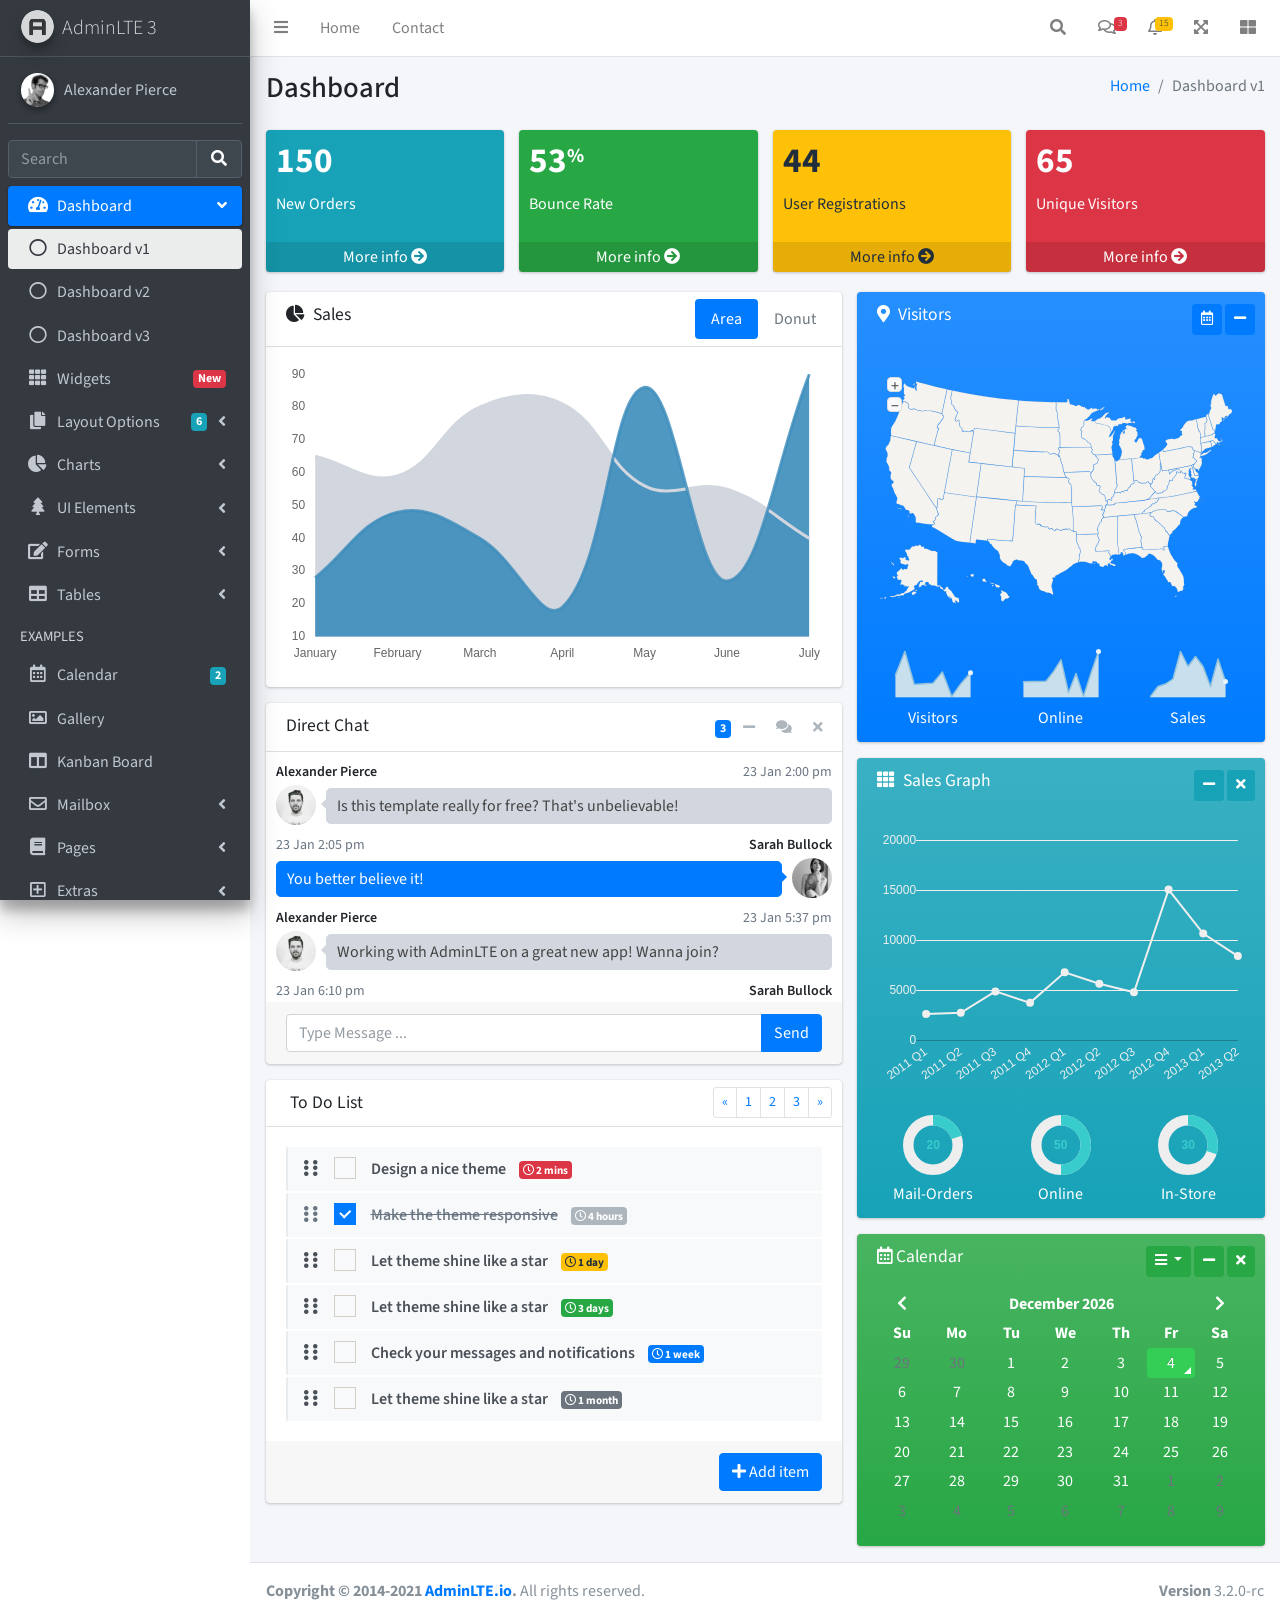
<file: public/adminlte/index.html>
<!DOCTYPE html>
<html lang="en">
<head>
  <meta charset="utf-8">
  <meta name="viewport" content="width=device-width, initial-scale=1">
  <title>AdminLTE 3 | Dashboard</title>

  <!-- Google Font: Source Sans Pro -->
  <link rel="stylesheet" href="https://fonts.googleapis.com/css?family=Source+Sans+Pro:300,400,400i,700&display=fallback">
  <!-- Font Awesome -->
  <link rel="stylesheet" href="plugins/fontawesome-free/css/all.min.css">
  <!-- Ionicons -->
  <link rel="stylesheet" href="https://code.ionicframework.com/ionicons/2.0.1/css/ionicons.min.css">
  <!-- Tempusdominus Bootstrap 4 -->
  <link rel="stylesheet" href="plugins/tempusdominus-bootstrap-4/css/tempusdominus-bootstrap-4.min.css">
  <!-- iCheck -->
  <link rel="stylesheet" href="plugins/icheck-bootstrap/icheck-bootstrap.min.css">
  <!-- JQVMap -->
  <link rel="stylesheet" href="plugins/jqvmap/jqvmap.min.css">
  <!-- Theme style -->
  <link rel="stylesheet" href="dist/css/adminlte.min.css">
  <!-- overlayScrollbars -->
  <link rel="stylesheet" href="plugins/overlayScrollbars/css/OverlayScrollbars.min.css">
  <!-- Daterange picker -->
  <link rel="stylesheet" href="plugins/daterangepicker/daterangepicker.css">
  <!-- summernote -->
  <link rel="stylesheet" href="plugins/summernote/summernote-bs4.min.css">
</head>
<body class="hold-transition sidebar-mini layout-fixed">
<div class="wrapper">

  <!-- Preloader -->
  <div class="preloader flex-column justify-content-center align-items-center">
    <img class="animation__shake" src="dist/img/AdminLTELogo.png" alt="AdminLTELogo" height="60" width="60">
  </div>

  <!-- Navbar -->
  <nav class="main-header navbar navbar-expand navbar-white navbar-light">
    <!-- Left navbar links -->
    <ul class="navbar-nav">
      <li class="nav-item">
        <a class="nav-link" data-widget="pushmenu" href="#" role="button"><i class="fas fa-bars"></i></a>
      </li>
      <li class="nav-item d-none d-sm-inline-block">
        <a href="index3.html" class="nav-link">Home</a>
      </li>
      <li class="nav-item d-none d-sm-inline-block">
        <a href="#" class="nav-link">Contact</a>
      </li>
    </ul>

    <!-- Right navbar links -->
    <ul class="navbar-nav ml-auto">
      <!-- Navbar Search -->
      <li class="nav-item">
        <a class="nav-link" data-widget="navbar-search" href="#" role="button">
          <i class="fas fa-search"></i>
        </a>
        <div class="navbar-search-block">
          <form class="form-inline">
            <div class="input-group input-group-sm">
              <input class="form-control form-control-navbar" type="search" placeholder="Search" aria-label="Search">
              <div class="input-group-append">
                <button class="btn btn-navbar" type="submit">
                  <i class="fas fa-search"></i>
                </button>
                <button class="btn btn-navbar" type="button" data-widget="navbar-search">
                  <i class="fas fa-times"></i>
                </button>
              </div>
            </div>
          </form>
        </div>
      </li>

      <!-- Messages Dropdown Menu -->
      <li class="nav-item dropdown">
        <a class="nav-link" data-toggle="dropdown" href="#">
          <i class="far fa-comments"></i>
          <span class="badge badge-danger navbar-badge">3</span>
        </a>
        <div class="dropdown-menu dropdown-menu-lg dropdown-menu-right">
          <a href="#" class="dropdown-item">
            <!-- Message Start -->
            <div class="media">
              <img src="dist/img/user1-128x128.jpg" alt="User Avatar" class="img-size-50 mr-3 img-circle">
              <div class="media-body">
                <h3 class="dropdown-item-title">
                  Brad Diesel
                  <span class="float-right text-sm text-danger"><i class="fas fa-star"></i></span>
                </h3>
                <p class="text-sm">Call me whenever you can...</p>
                <p class="text-sm text-muted"><i class="far fa-clock mr-1"></i> 4 Hours Ago</p>
              </div>
            </div>
            <!-- Message End -->
          </a>
          <div class="dropdown-divider"></div>
          <a href="#" class="dropdown-item">
            <!-- Message Start -->
            <div class="media">
              <img src="dist/img/user8-128x128.jpg" alt="User Avatar" class="img-size-50 img-circle mr-3">
              <div class="media-body">
                <h3 class="dropdown-item-title">
                  John Pierce
                  <span class="float-right text-sm text-muted"><i class="fas fa-star"></i></span>
                </h3>
                <p class="text-sm">I got your message bro</p>
                <p class="text-sm text-muted"><i class="far fa-clock mr-1"></i> 4 Hours Ago</p>
              </div>
            </div>
            <!-- Message End -->
          </a>
          <div class="dropdown-divider"></div>
          <a href="#" class="dropdown-item">
            <!-- Message Start -->
            <div class="media">
              <img src="dist/img/user3-128x128.jpg" alt="User Avatar" class="img-size-50 img-circle mr-3">
              <div class="media-body">
                <h3 class="dropdown-item-title">
                  Nora Silvester
                  <span class="float-right text-sm text-warning"><i class="fas fa-star"></i></span>
                </h3>
                <p class="text-sm">The subject goes here</p>
                <p class="text-sm text-muted"><i class="far fa-clock mr-1"></i> 4 Hours Ago</p>
              </div>
            </div>
            <!-- Message End -->
          </a>
          <div class="dropdown-divider"></div>
          <a href="#" class="dropdown-item dropdown-footer">See All Messages</a>
        </div>
      </li>
      <!-- Notifications Dropdown Menu -->
      <li class="nav-item dropdown">
        <a class="nav-link" data-toggle="dropdown" href="#">
          <i class="far fa-bell"></i>
          <span class="badge badge-warning navbar-badge">15</span>
        </a>
        <div class="dropdown-menu dropdown-menu-lg dropdown-menu-right">
          <span class="dropdown-item dropdown-header">15 Notifications</span>
          <div class="dropdown-divider"></div>
          <a href="#" class="dropdown-item">
            <i class="fas fa-envelope mr-2"></i> 4 new messages
            <span class="float-right text-muted text-sm">3 mins</span>
          </a>
          <div class="dropdown-divider"></div>
          <a href="#" class="dropdown-item">
            <i class="fas fa-users mr-2"></i> 8 friend requests
            <span class="float-right text-muted text-sm">12 hours</span>
          </a>
          <div class="dropdown-divider"></div>
          <a href="#" class="dropdown-item">
            <i class="fas fa-file mr-2"></i> 3 new reports
            <span class="float-right text-muted text-sm">2 days</span>
          </a>
          <div class="dropdown-divider"></div>
          <a href="#" class="dropdown-item dropdown-footer">See All Notifications</a>
        </div>
      </li>
      <li class="nav-item">
        <a class="nav-link" data-widget="fullscreen" href="#" role="button">
          <i class="fas fa-expand-arrows-alt"></i>
        </a>
      </li>
      <li class="nav-item">
        <a class="nav-link" data-widget="control-sidebar" data-controlsidebar-slide="true" href="#" role="button">
          <i class="fas fa-th-large"></i>
        </a>
      </li>
    </ul>
  </nav>
  <!-- /.navbar -->

  <!-- Main Sidebar Container -->
  <aside class="main-sidebar sidebar-dark-primary elevation-4">
    <!-- Brand Logo -->
    <a href="index3.html" class="brand-link">
      <img src="dist/img/AdminLTELogo.png" alt="AdminLTE Logo" class="brand-image img-circle elevation-3" style="opacity: .8">
      <span class="brand-text font-weight-light">AdminLTE 3</span>
    </a>

    <!-- Sidebar -->
    <div class="sidebar">
      <!-- Sidebar user panel (optional) -->
      <div class="user-panel mt-3 pb-3 mb-3 d-flex">
        <div class="image">
          <img src="dist/img/user2-160x160.jpg" class="img-circle elevation-2" alt="User Image">
        </div>
        <div class="info">
          <a href="#" class="d-block">Alexander Pierce</a>
        </div>
      </div>

      <!-- SidebarSearch Form -->
      <div class="form-inline">
        <div class="input-group" data-widget="sidebar-search">
          <input class="form-control form-control-sidebar" type="search" placeholder="Search" aria-label="Search">
          <div class="input-group-append">
            <button class="btn btn-sidebar">
              <i class="fas fa-search fa-fw"></i>
            </button>
          </div>
        </div>
      </div>

      <!-- Sidebar Menu -->
      <nav class="mt-2">
        <ul class="nav nav-pills nav-sidebar flex-column" data-widget="treeview" role="menu" data-accordion="false">
          <!-- Add icons to the links using the .nav-icon class
               with font-awesome or any other icon font library -->
          <li class="nav-item menu-open">
            <a href="#" class="nav-link active">
              <i class="nav-icon fas fa-tachometer-alt"></i>
              <p>
                Dashboard
                <i class="right fas fa-angle-left"></i>
              </p>
            </a>
            <ul class="nav nav-treeview">
              <li class="nav-item">
                <a href="./index.html" class="nav-link active">
                  <i class="far fa-circle nav-icon"></i>
                  <p>Dashboard v1</p>
                </a>
              </li>
              <li class="nav-item">
                <a href="./index2.html" class="nav-link">
                  <i class="far fa-circle nav-icon"></i>
                  <p>Dashboard v2</p>
                </a>
              </li>
              <li class="nav-item">
                <a href="./index3.html" class="nav-link">
                  <i class="far fa-circle nav-icon"></i>
                  <p>Dashboard v3</p>
                </a>
              </li>
            </ul>
          </li>
          <li class="nav-item">
            <a href="pages/widgets.html" class="nav-link">
              <i class="nav-icon fas fa-th"></i>
              <p>
                Widgets
                <span class="right badge badge-danger">New</span>
              </p>
            </a>
          </li>
          <li class="nav-item">
            <a href="#" class="nav-link">
              <i class="nav-icon fas fa-copy"></i>
              <p>
                Layout Options
                <i class="fas fa-angle-left right"></i>
                <span class="badge badge-info right">6</span>
              </p>
            </a>
            <ul class="nav nav-treeview">
              <li class="nav-item">
                <a href="pages/layout/top-nav.html" class="nav-link">
                  <i class="far fa-circle nav-icon"></i>
                  <p>Top Navigation</p>
                </a>
              </li>
              <li class="nav-item">
                <a href="pages/layout/top-nav-sidebar.html" class="nav-link">
                  <i class="far fa-circle nav-icon"></i>
                  <p>Top Navigation + Sidebar</p>
                </a>
              </li>
              <li class="nav-item">
                <a href="pages/layout/boxed.html" class="nav-link">
                  <i class="far fa-circle nav-icon"></i>
                  <p>Boxed</p>
                </a>
              </li>
              <li class="nav-item">
                <a href="pages/layout/fixed-sidebar.html" class="nav-link">
                  <i class="far fa-circle nav-icon"></i>
                  <p>Fixed Sidebar</p>
                </a>
              </li>
              <li class="nav-item">
                <a href="pages/layout/fixed-sidebar-custom.html" class="nav-link">
                  <i class="far fa-circle nav-icon"></i>
                  <p>Fixed Sidebar <small>+ Custom Area</small></p>
                </a>
              </li>
              <li class="nav-item">
                <a href="pages/layout/fixed-topnav.html" class="nav-link">
                  <i class="far fa-circle nav-icon"></i>
                  <p>Fixed Navbar</p>
                </a>
              </li>
              <li class="nav-item">
                <a href="pages/layout/fixed-footer.html" class="nav-link">
                  <i class="far fa-circle nav-icon"></i>
                  <p>Fixed Footer</p>
                </a>
              </li>
              <li class="nav-item">
                <a href="pages/layout/collapsed-sidebar.html" class="nav-link">
                  <i class="far fa-circle nav-icon"></i>
                  <p>Collapsed Sidebar</p>
                </a>
              </li>
            </ul>
          </li>
          <li class="nav-item">
            <a href="#" class="nav-link">
              <i class="nav-icon fas fa-chart-pie"></i>
              <p>
                Charts
                <i class="right fas fa-angle-left"></i>
              </p>
            </a>
            <ul class="nav nav-treeview">
              <li class="nav-item">
                <a href="pages/charts/chartjs.html" class="nav-link">
                  <i class="far fa-circle nav-icon"></i>
                  <p>ChartJS</p>
                </a>
              </li>
              <li class="nav-item">
                <a href="pages/charts/flot.html" class="nav-link">
                  <i class="far fa-circle nav-icon"></i>
                  <p>Flot</p>
                </a>
              </li>
              <li class="nav-item">
                <a href="pages/charts/inline.html" class="nav-link">
                  <i class="far fa-circle nav-icon"></i>
                  <p>Inline</p>
                </a>
              </li>
              <li class="nav-item">
                <a href="pages/charts/uplot.html" class="nav-link">
                  <i class="far fa-circle nav-icon"></i>
                  <p>uPlot</p>
                </a>
              </li>
            </ul>
          </li>
          <li class="nav-item">
            <a href="#" class="nav-link">
              <i class="nav-icon fas fa-tree"></i>
              <p>
                UI Elements
                <i class="fas fa-angle-left right"></i>
              </p>
            </a>
            <ul class="nav nav-treeview">
              <li class="nav-item">
                <a href="pages/UI/general.html" class="nav-link">
                  <i class="far fa-circle nav-icon"></i>
                  <p>General</p>
                </a>
              </li>
              <li class="nav-item">
                <a href="pages/UI/icons.html" class="nav-link">
                  <i class="far fa-circle nav-icon"></i>
                  <p>Icons</p>
                </a>
              </li>
              <li class="nav-item">
                <a href="pages/UI/buttons.html" class="nav-link">
                  <i class="far fa-circle nav-icon"></i>
                  <p>Buttons</p>
                </a>
              </li>
              <li class="nav-item">
                <a href="pages/UI/sliders.html" class="nav-link">
                  <i class="far fa-circle nav-icon"></i>
                  <p>Sliders</p>
                </a>
              </li>
              <li class="nav-item">
                <a href="pages/UI/modals.html" class="nav-link">
                  <i class="far fa-circle nav-icon"></i>
                  <p>Modals & Alerts</p>
                </a>
              </li>
              <li class="nav-item">
                <a href="pages/UI/navbar.html" class="nav-link">
                  <i class="far fa-circle nav-icon"></i>
                  <p>Navbar & Tabs</p>
                </a>
              </li>
              <li class="nav-item">
                <a href="pages/UI/timeline.html" class="nav-link">
                  <i class="far fa-circle nav-icon"></i>
                  <p>Timeline</p>
                </a>
              </li>
              <li class="nav-item">
                <a href="pages/UI/ribbons.html" class="nav-link">
                  <i class="far fa-circle nav-icon"></i>
                  <p>Ribbons</p>
                </a>
              </li>
            </ul>
          </li>
          <li class="nav-item">
            <a href="#" class="nav-link">
              <i class="nav-icon fas fa-edit"></i>
              <p>
                Forms
                <i class="fas fa-angle-left right"></i>
              </p>
            </a>
            <ul class="nav nav-treeview">
              <li class="nav-item">
                <a href="pages/forms/general.html" class="nav-link">
                  <i class="far fa-circle nav-icon"></i>
                  <p>General Elements</p>
                </a>
              </li>
              <li class="nav-item">
                <a href="pages/forms/advanced.html" class="nav-link">
                  <i class="far fa-circle nav-icon"></i>
                  <p>Advanced Elements</p>
                </a>
              </li>
              <li class="nav-item">
                <a href="pages/forms/editors.html" class="nav-link">
                  <i class="far fa-circle nav-icon"></i>
                  <p>Editors</p>
                </a>
              </li>
              <li class="nav-item">
                <a href="pages/forms/validation.html" class="nav-link">
                  <i class="far fa-circle nav-icon"></i>
                  <p>Validation</p>
                </a>
              </li>
            </ul>
          </li>
          <li class="nav-item">
            <a href="#" class="nav-link">
              <i class="nav-icon fas fa-table"></i>
              <p>
                Tables
                <i class="fas fa-angle-left right"></i>
              </p>
            </a>
            <ul class="nav nav-treeview">
              <li class="nav-item">
                <a href="pages/tables/simple.html" class="nav-link">
                  <i class="far fa-circle nav-icon"></i>
                  <p>Simple Tables</p>
                </a>
              </li>
              <li class="nav-item">
                <a href="pages/tables/data.html" class="nav-link">
                  <i class="far fa-circle nav-icon"></i>
                  <p>DataTables</p>
                </a>
              </li>
              <li class="nav-item">
                <a href="pages/tables/jsgrid.html" class="nav-link">
                  <i class="far fa-circle nav-icon"></i>
                  <p>jsGrid</p>
                </a>
              </li>
            </ul>
          </li>
          <li class="nav-header">EXAMPLES</li>
          <li class="nav-item">
            <a href="pages/calendar.html" class="nav-link">
              <i class="nav-icon far fa-calendar-alt"></i>
              <p>
                Calendar
                <span class="badge badge-info right">2</span>
              </p>
            </a>
          </li>
          <li class="nav-item">
            <a href="pages/gallery.html" class="nav-link">
              <i class="nav-icon far fa-image"></i>
              <p>
                Gallery
              </p>
            </a>
          </li>
          <li class="nav-item">
            <a href="pages/kanban.html" class="nav-link">
              <i class="nav-icon fas fa-columns"></i>
              <p>
                Kanban Board
              </p>
            </a>
          </li>
          <li class="nav-item">
            <a href="#" class="nav-link">
              <i class="nav-icon far fa-envelope"></i>
              <p>
                Mailbox
                <i class="fas fa-angle-left right"></i>
              </p>
            </a>
            <ul class="nav nav-treeview">
              <li class="nav-item">
                <a href="pages/mailbox/mailbox.html" class="nav-link">
                  <i class="far fa-circle nav-icon"></i>
                  <p>Inbox</p>
                </a>
              </li>
              <li class="nav-item">
                <a href="pages/mailbox/compose.html" class="nav-link">
                  <i class="far fa-circle nav-icon"></i>
                  <p>Compose</p>
                </a>
              </li>
              <li class="nav-item">
                <a href="pages/mailbox/read-mail.html" class="nav-link">
                  <i class="far fa-circle nav-icon"></i>
                  <p>Read</p>
                </a>
              </li>
            </ul>
          </li>
          <li class="nav-item">
            <a href="#" class="nav-link">
              <i class="nav-icon fas fa-book"></i>
              <p>
                Pages
                <i class="fas fa-angle-left right"></i>
              </p>
            </a>
            <ul class="nav nav-treeview">
              <li class="nav-item">
                <a href="pages/examples/invoice.html" class="nav-link">
                  <i class="far fa-circle nav-icon"></i>
                  <p>Invoice</p>
                </a>
              </li>
              <li class="nav-item">
                <a href="pages/examples/profile.html" class="nav-link">
                  <i class="far fa-circle nav-icon"></i>
                  <p>Profile</p>
                </a>
              </li>
              <li class="nav-item">
                <a href="pages/examples/e-commerce.html" class="nav-link">
                  <i class="far fa-circle nav-icon"></i>
                  <p>E-commerce</p>
                </a>
              </li>
              <li class="nav-item">
                <a href="pages/examples/projects.html" class="nav-link">
                  <i class="far fa-circle nav-icon"></i>
                  <p>Projects</p>
                </a>
              </li>
              <li class="nav-item">
                <a href="pages/examples/project-add.html" class="nav-link">
                  <i class="far fa-circle nav-icon"></i>
                  <p>Project Add</p>
                </a>
              </li>
              <li class="nav-item">
                <a href="pages/examples/project-edit.html" class="nav-link">
                  <i class="far fa-circle nav-icon"></i>
                  <p>Project Edit</p>
                </a>
              </li>
              <li class="nav-item">
                <a href="pages/examples/project-detail.html" class="nav-link">
                  <i class="far fa-circle nav-icon"></i>
                  <p>Project Detail</p>
                </a>
              </li>
              <li class="nav-item">
                <a href="pages/examples/contacts.html" class="nav-link">
                  <i class="far fa-circle nav-icon"></i>
                  <p>Contacts</p>
                </a>
              </li>
              <li class="nav-item">
                <a href="pages/examples/faq.html" class="nav-link">
                  <i class="far fa-circle nav-icon"></i>
                  <p>FAQ</p>
                </a>
              </li>
              <li class="nav-item">
                <a href="pages/examples/contact-us.html" class="nav-link">
                  <i class="far fa-circle nav-icon"></i>
                  <p>Contact us</p>
                </a>
              </li>
            </ul>
          </li>
          <li class="nav-item">
            <a href="#" class="nav-link">
              <i class="nav-icon far fa-plus-square"></i>
              <p>
                Extras
                <i class="fas fa-angle-left right"></i>
              </p>
            </a>
            <ul class="nav nav-treeview">
              <li class="nav-item">
                <a href="#" class="nav-link">
                  <i class="far fa-circle nav-icon"></i>
                  <p>
                    Login & Register v1
                    <i class="fas fa-angle-left right"></i>
                  </p>
                </a>
                <ul class="nav nav-treeview">
                  <li class="nav-item">
                    <a href="pages/examples/login.html" class="nav-link">
                      <i class="far fa-circle nav-icon"></i>
                      <p>Login v1</p>
                    </a>
                  </li>
                  <li class="nav-item">
                    <a href="pages/examples/register.html" class="nav-link">
                      <i class="far fa-circle nav-icon"></i>
                      <p>Register v1</p>
                    </a>
                  </li>
                  <li class="nav-item">
                    <a href="pages/examples/forgot-password.html" class="nav-link">
                      <i class="far fa-circle nav-icon"></i>
                      <p>Forgot Password v1</p>
                    </a>
                  </li>
                  <li class="nav-item">
                    <a href="pages/examples/recover-password.html" class="nav-link">
                      <i class="far fa-circle nav-icon"></i>
                      <p>Recover Password v1</p>
                    </a>
                  </li>
                </ul>
              </li>
              <li class="nav-item">
                <a href="#" class="nav-link">
                  <i class="far fa-circle nav-icon"></i>
                  <p>
                    Login & Register v2
                    <i class="fas fa-angle-left right"></i>
                  </p>
                </a>
                <ul class="nav nav-treeview">
                  <li class="nav-item">
                    <a href="pages/examples/login-v2.html" class="nav-link">
                      <i class="far fa-circle nav-icon"></i>
                      <p>Login v2</p>
                    </a>
                  </li>
                  <li class="nav-item">
                    <a href="pages/examples/register-v2.html" class="nav-link">
                      <i class="far fa-circle nav-icon"></i>
                      <p>Register v2</p>
                    </a>
                  </li>
                  <li class="nav-item">
                    <a href="pages/examples/forgot-password-v2.html" class="nav-link">
                      <i class="far fa-circle nav-icon"></i>
                      <p>Forgot Password v2</p>
                    </a>
                  </li>
                  <li class="nav-item">
                    <a href="pages/examples/recover-password-v2.html" class="nav-link">
                      <i class="far fa-circle nav-icon"></i>
                      <p>Recover Password v2</p>
                    </a>
                  </li>
                </ul>
              </li>
              <li class="nav-item">
                <a href="pages/examples/lockscreen.html" class="nav-link">
                  <i class="far fa-circle nav-icon"></i>
                  <p>Lockscreen</p>
                </a>
              </li>
              <li class="nav-item">
                <a href="pages/examples/legacy-user-menu.html" class="nav-link">
                  <i class="far fa-circle nav-icon"></i>
                  <p>Legacy User Menu</p>
                </a>
              </li>
              <li class="nav-item">
                <a href="pages/examples/language-menu.html" class="nav-link">
                  <i class="far fa-circle nav-icon"></i>
                  <p>Language Menu</p>
                </a>
              </li>
              <li class="nav-item">
                <a href="pages/examples/404.html" class="nav-link">
                  <i class="far fa-circle nav-icon"></i>
                  <p>Error 404</p>
                </a>
              </li>
              <li class="nav-item">
                <a href="pages/examples/500.html" class="nav-link">
                  <i class="far fa-circle nav-icon"></i>
                  <p>Error 500</p>
                </a>
              </li>
              <li class="nav-item">
                <a href="pages/examples/pace.html" class="nav-link">
                  <i class="far fa-circle nav-icon"></i>
                  <p>Pace</p>
                </a>
              </li>
              <li class="nav-item">
                <a href="pages/examples/blank.html" class="nav-link">
                  <i class="far fa-circle nav-icon"></i>
                  <p>Blank Page</p>
                </a>
              </li>
              <li class="nav-item">
                <a href="starter.html" class="nav-link">
                  <i class="far fa-circle nav-icon"></i>
                  <p>Starter Page</p>
                </a>
              </li>
            </ul>
          </li>
          <li class="nav-item">
            <a href="#" class="nav-link">
              <i class="nav-icon fas fa-search"></i>
              <p>
                Search
                <i class="fas fa-angle-left right"></i>
              </p>
            </a>
            <ul class="nav nav-treeview">
              <li class="nav-item">
                <a href="pages/search/simple.html" class="nav-link">
                  <i class="far fa-circle nav-icon"></i>
                  <p>Simple Search</p>
                </a>
              </li>
              <li class="nav-item">
                <a href="pages/search/enhanced.html" class="nav-link">
                  <i class="far fa-circle nav-icon"></i>
                  <p>Enhanced</p>
                </a>
              </li>
            </ul>
          </li>
          <li class="nav-header">MISCELLANEOUS</li>
          <li class="nav-item">
            <a href="iframe.html" class="nav-link">
              <i class="nav-icon fas fa-ellipsis-h"></i>
              <p>Tabbed IFrame Plugin</p>
            </a>
          </li>
          <li class="nav-item">
            <a href="https://adminlte.io/docs/3.1/" class="nav-link">
              <i class="nav-icon fas fa-file"></i>
              <p>Documentation</p>
            </a>
          </li>
          <li class="nav-header">MULTI LEVEL EXAMPLE</li>
          <li class="nav-item">
            <a href="#" class="nav-link">
              <i class="fas fa-circle nav-icon"></i>
              <p>Level 1</p>
            </a>
          </li>
          <li class="nav-item">
            <a href="#" class="nav-link">
              <i class="nav-icon fas fa-circle"></i>
              <p>
                Level 1
                <i class="right fas fa-angle-left"></i>
              </p>
            </a>
            <ul class="nav nav-treeview">
              <li class="nav-item">
                <a href="#" class="nav-link">
                  <i class="far fa-circle nav-icon"></i>
                  <p>Level 2</p>
                </a>
              </li>
              <li class="nav-item">
                <a href="#" class="nav-link">
                  <i class="far fa-circle nav-icon"></i>
                  <p>
                    Level 2
                    <i class="right fas fa-angle-left"></i>
                  </p>
                </a>
                <ul class="nav nav-treeview">
                  <li class="nav-item">
                    <a href="#" class="nav-link">
                      <i class="far fa-dot-circle nav-icon"></i>
                      <p>Level 3</p>
                    </a>
                  </li>
                  <li class="nav-item">
                    <a href="#" class="nav-link">
                      <i class="far fa-dot-circle nav-icon"></i>
                      <p>Level 3</p>
                    </a>
                  </li>
                  <li class="nav-item">
                    <a href="#" class="nav-link">
                      <i class="far fa-dot-circle nav-icon"></i>
                      <p>Level 3</p>
                    </a>
                  </li>
                </ul>
              </li>
              <li class="nav-item">
                <a href="#" class="nav-link">
                  <i class="far fa-circle nav-icon"></i>
                  <p>Level 2</p>
                </a>
              </li>
            </ul>
          </li>
          <li class="nav-item">
            <a href="#" class="nav-link">
              <i class="fas fa-circle nav-icon"></i>
              <p>Level 1</p>
            </a>
          </li>
          <li class="nav-header">LABELS</li>
          <li class="nav-item">
            <a href="#" class="nav-link">
              <i class="nav-icon far fa-circle text-danger"></i>
              <p class="text">Important</p>
            </a>
          </li>
          <li class="nav-item">
            <a href="#" class="nav-link">
              <i class="nav-icon far fa-circle text-warning"></i>
              <p>Warning</p>
            </a>
          </li>
          <li class="nav-item">
            <a href="#" class="nav-link">
              <i class="nav-icon far fa-circle text-info"></i>
              <p>Informational</p>
            </a>
          </li>
        </ul>
      </nav>
      <!-- /.sidebar-menu -->
    </div>
    <!-- /.sidebar -->
  </aside>

  <!-- Content Wrapper. Contains page content -->
  <div class="content-wrapper">
    <!-- Content Header (Page header) -->
    <div class="content-header">
      <div class="container-fluid">
        <div class="row mb-2">
          <div class="col-sm-6">
            <h1 class="m-0">Dashboard</h1>
          </div><!-- /.col -->
          <div class="col-sm-6">
            <ol class="breadcrumb float-sm-right">
              <li class="breadcrumb-item"><a href="#">Home</a></li>
              <li class="breadcrumb-item active">Dashboard v1</li>
            </ol>
          </div><!-- /.col -->
        </div><!-- /.row -->
      </div><!-- /.container-fluid -->
    </div>
    <!-- /.content-header -->

    <!-- Main content -->
    <section class="content">
      <div class="container-fluid">
        <!-- Small boxes (Stat box) -->
        <div class="row">
          <div class="col-lg-3 col-6">
            <!-- small box -->
            <div class="small-box bg-info">
              <div class="inner">
                <h3>150</h3>

                <p>New Orders</p>
              </div>
              <div class="icon">
                <i class="ion ion-bag"></i>
              </div>
              <a href="#" class="small-box-footer">More info <i class="fas fa-arrow-circle-right"></i></a>
            </div>
          </div>
          <!-- ./col -->
          <div class="col-lg-3 col-6">
            <!-- small box -->
            <div class="small-box bg-success">
              <div class="inner">
                <h3>53<sup style="font-size: 20px">%</sup></h3>

                <p>Bounce Rate</p>
              </div>
              <div class="icon">
                <i class="ion ion-stats-bars"></i>
              </div>
              <a href="#" class="small-box-footer">More info <i class="fas fa-arrow-circle-right"></i></a>
            </div>
          </div>
          <!-- ./col -->
          <div class="col-lg-3 col-6">
            <!-- small box -->
            <div class="small-box bg-warning">
              <div class="inner">
                <h3>44</h3>

                <p>User Registrations</p>
              </div>
              <div class="icon">
                <i class="ion ion-person-add"></i>
              </div>
              <a href="#" class="small-box-footer">More info <i class="fas fa-arrow-circle-right"></i></a>
            </div>
          </div>
          <!-- ./col -->
          <div class="col-lg-3 col-6">
            <!-- small box -->
            <div class="small-box bg-danger">
              <div class="inner">
                <h3>65</h3>

                <p>Unique Visitors</p>
              </div>
              <div class="icon">
                <i class="ion ion-pie-graph"></i>
              </div>
              <a href="#" class="small-box-footer">More info <i class="fas fa-arrow-circle-right"></i></a>
            </div>
          </div>
          <!-- ./col -->
        </div>
        <!-- /.row -->
        <!-- Main row -->
        <div class="row">
          <!-- Left col -->
          <section class="col-lg-7 connectedSortable">
            <!-- Custom tabs (Charts with tabs)-->
            <div class="card">
              <div class="card-header">
                <h3 class="card-title">
                  <i class="fas fa-chart-pie mr-1"></i>
                  Sales
                </h3>
                <div class="card-tools">
                  <ul class="nav nav-pills ml-auto">
                    <li class="nav-item">
                      <a class="nav-link active" href="#revenue-chart" data-toggle="tab">Area</a>
                    </li>
                    <li class="nav-item">
                      <a class="nav-link" href="#sales-chart" data-toggle="tab">Donut</a>
                    </li>
                  </ul>
                </div>
              </div><!-- /.card-header -->
              <div class="card-body">
                <div class="tab-content p-0">
                  <!-- Morris chart - Sales -->
                  <div class="chart tab-pane active" id="revenue-chart"
                       style="position: relative; height: 300px;">
                      <canvas id="revenue-chart-canvas" height="300" style="height: 300px;"></canvas>
                   </div>
                  <div class="chart tab-pane" id="sales-chart" style="position: relative; height: 300px;">
                    <canvas id="sales-chart-canvas" height="300" style="height: 300px;"></canvas>
                  </div>
                </div>
              </div><!-- /.card-body -->
            </div>
            <!-- /.card -->

            <!-- DIRECT CHAT -->
            <div class="card direct-chat direct-chat-primary">
              <div class="card-header">
                <h3 class="card-title">Direct Chat</h3>

                <div class="card-tools">
                  <span title="3 New Messages" class="badge badge-primary">3</span>
                  <button type="button" class="btn btn-tool" data-card-widget="collapse">
                    <i class="fas fa-minus"></i>
                  </button>
                  <button type="button" class="btn btn-tool" title="Contacts" data-widget="chat-pane-toggle">
                    <i class="fas fa-comments"></i>
                  </button>
                  <button type="button" class="btn btn-tool" data-card-widget="remove">
                    <i class="fas fa-times"></i>
                  </button>
                </div>
              </div>
              <!-- /.card-header -->
              <div class="card-body">
                <!-- Conversations are loaded here -->
                <div class="direct-chat-messages">
                  <!-- Message. Default to the left -->
                  <div class="direct-chat-msg">
                    <div class="direct-chat-infos clearfix">
                      <span class="direct-chat-name float-left">Alexander Pierce</span>
                      <span class="direct-chat-timestamp float-right">23 Jan 2:00 pm</span>
                    </div>
                    <!-- /.direct-chat-infos -->
                    <img class="direct-chat-img" src="dist/img/user1-128x128.jpg" alt="message user image">
                    <!-- /.direct-chat-img -->
                    <div class="direct-chat-text">
                      Is this template really for free? That's unbelievable!
                    </div>
                    <!-- /.direct-chat-text -->
                  </div>
                  <!-- /.direct-chat-msg -->

                  <!-- Message to the right -->
                  <div class="direct-chat-msg right">
                    <div class="direct-chat-infos clearfix">
                      <span class="direct-chat-name float-right">Sarah Bullock</span>
                      <span class="direct-chat-timestamp float-left">23 Jan 2:05 pm</span>
                    </div>
                    <!-- /.direct-chat-infos -->
                    <img class="direct-chat-img" src="dist/img/user3-128x128.jpg" alt="message user image">
                    <!-- /.direct-chat-img -->
                    <div class="direct-chat-text">
                      You better believe it!
                    </div>
                    <!-- /.direct-chat-text -->
                  </div>
                  <!-- /.direct-chat-msg -->

                  <!-- Message. Default to the left -->
                  <div class="direct-chat-msg">
                    <div class="direct-chat-infos clearfix">
                      <span class="direct-chat-name float-left">Alexander Pierce</span>
                      <span class="direct-chat-timestamp float-right">23 Jan 5:37 pm</span>
                    </div>
                    <!-- /.direct-chat-infos -->
                    <img class="direct-chat-img" src="dist/img/user1-128x128.jpg" alt="message user image">
                    <!-- /.direct-chat-img -->
                    <div class="direct-chat-text">
                      Working with AdminLTE on a great new app! Wanna join?
                    </div>
                    <!-- /.direct-chat-text -->
                  </div>
                  <!-- /.direct-chat-msg -->

                  <!-- Message to the right -->
                  <div class="direct-chat-msg right">
                    <div class="direct-chat-infos clearfix">
                      <span class="direct-chat-name float-right">Sarah Bullock</span>
                      <span class="direct-chat-timestamp float-left">23 Jan 6:10 pm</span>
                    </div>
                    <!-- /.direct-chat-infos -->
                    <img class="direct-chat-img" src="dist/img/user3-128x128.jpg" alt="message user image">
                    <!-- /.direct-chat-img -->
                    <div class="direct-chat-text">
                      I would love to.
                    </div>
                    <!-- /.direct-chat-text -->
                  </div>
                  <!-- /.direct-chat-msg -->

                </div>
                <!--/.direct-chat-messages-->

                <!-- Contacts are loaded here -->
                <div class="direct-chat-contacts">
                  <ul class="contacts-list">
                    <li>
                      <a href="#">
                        <img class="contacts-list-img" src="dist/img/user1-128x128.jpg" alt="User Avatar">

                        <div class="contacts-list-info">
                          <span class="contacts-list-name">
                            Count Dracula
                            <small class="contacts-list-date float-right">2/28/2015</small>
                          </span>
                          <span class="contacts-list-msg">How have you been? I was...</span>
                        </div>
                        <!-- /.contacts-list-info -->
                      </a>
                    </li>
                    <!-- End Contact Item -->
                    <li>
                      <a href="#">
                        <img class="contacts-list-img" src="dist/img/user7-128x128.jpg" alt="User Avatar">

                        <div class="contacts-list-info">
                          <span class="contacts-list-name">
                            Sarah Doe
                            <small class="contacts-list-date float-right">2/23/2015</small>
                          </span>
                          <span class="contacts-list-msg">I will be waiting for...</span>
                        </div>
                        <!-- /.contacts-list-info -->
                      </a>
                    </li>
                    <!-- End Contact Item -->
                    <li>
                      <a href="#">
                        <img class="contacts-list-img" src="dist/img/user3-128x128.jpg" alt="User Avatar">

                        <div class="contacts-list-info">
                          <span class="contacts-list-name">
                            Nadia Jolie
                            <small class="contacts-list-date float-right">2/20/2015</small>
                          </span>
                          <span class="contacts-list-msg">I'll call you back at...</span>
                        </div>
                        <!-- /.contacts-list-info -->
                      </a>
                    </li>
                    <!-- End Contact Item -->
                    <li>
                      <a href="#">
                        <img class="contacts-list-img" src="dist/img/user5-128x128.jpg" alt="User Avatar">

                        <div class="contacts-list-info">
                          <span class="contacts-list-name">
                            Nora S. Vans
                            <small class="contacts-list-date float-right">2/10/2015</small>
                          </span>
                          <span class="contacts-list-msg">Where is your new...</span>
                        </div>
                        <!-- /.contacts-list-info -->
                      </a>
                    </li>
                    <!-- End Contact Item -->
                    <li>
                      <a href="#">
                        <img class="contacts-list-img" src="dist/img/user6-128x128.jpg" alt="User Avatar">

                        <div class="contacts-list-info">
                          <span class="contacts-list-name">
                            John K.
                            <small class="contacts-list-date float-right">1/27/2015</small>
                          </span>
                          <span class="contacts-list-msg">Can I take a look at...</span>
                        </div>
                        <!-- /.contacts-list-info -->
                      </a>
                    </li>
                    <!-- End Contact Item -->
                    <li>
                      <a href="#">
                        <img class="contacts-list-img" src="dist/img/user8-128x128.jpg" alt="User Avatar">

                        <div class="contacts-list-info">
                          <span class="contacts-list-name">
                            Kenneth M.
                            <small class="contacts-list-date float-right">1/4/2015</small>
                          </span>
                          <span class="contacts-list-msg">Never mind I found...</span>
                        </div>
                        <!-- /.contacts-list-info -->
                      </a>
                    </li>
                    <!-- End Contact Item -->
                  </ul>
                  <!-- /.contacts-list -->
                </div>
                <!-- /.direct-chat-pane -->
              </div>
              <!-- /.card-body -->
              <div class="card-footer">
                <form action="#" method="post">
                  <div class="input-group">
                    <input type="text" name="message" placeholder="Type Message ..." class="form-control">
                    <span class="input-group-append">
                      <button type="button" class="btn btn-primary">Send</button>
                    </span>
                  </div>
                </form>
              </div>
              <!-- /.card-footer-->
            </div>
            <!--/.direct-chat -->

            <!-- TO DO List -->
            <div class="card">
              <div class="card-header">
                <h3 class="card-title">
                  <i class="ion ion-clipboard mr-1"></i>
                  To Do List
                </h3>

                <div class="card-tools">
                  <ul class="pagination pagination-sm">
                    <li class="page-item"><a href="#" class="page-link">&laquo;</a></li>
                    <li class="page-item"><a href="#" class="page-link">1</a></li>
                    <li class="page-item"><a href="#" class="page-link">2</a></li>
                    <li class="page-item"><a href="#" class="page-link">3</a></li>
                    <li class="page-item"><a href="#" class="page-link">&raquo;</a></li>
                  </ul>
                </div>
              </div>
              <!-- /.card-header -->
              <div class="card-body">
                <ul class="todo-list" data-widget="todo-list">
                  <li>
                    <!-- drag handle -->
                    <span class="handle">
                      <i class="fas fa-ellipsis-v"></i>
                      <i class="fas fa-ellipsis-v"></i>
                    </span>
                    <!-- checkbox -->
                    <div  class="icheck-primary d-inline ml-2">
                      <input type="checkbox" value="" name="todo1" id="todoCheck1">
                      <label for="todoCheck1"></label>
                    </div>
                    <!-- todo text -->
                    <span class="text">Design a nice theme</span>
                    <!-- Emphasis label -->
                    <small class="badge badge-danger"><i class="far fa-clock"></i> 2 mins</small>
                    <!-- General tools such as edit or delete-->
                    <div class="tools">
                      <i class="fas fa-edit"></i>
                      <i class="fas fa-trash-o"></i>
                    </div>
                  </li>
                  <li>
                    <span class="handle">
                      <i class="fas fa-ellipsis-v"></i>
                      <i class="fas fa-ellipsis-v"></i>
                    </span>
                    <div  class="icheck-primary d-inline ml-2">
                      <input type="checkbox" value="" name="todo2" id="todoCheck2" checked>
                      <label for="todoCheck2"></label>
                    </div>
                    <span class="text">Make the theme responsive</span>
                    <small class="badge badge-info"><i class="far fa-clock"></i> 4 hours</small>
                    <div class="tools">
                      <i class="fas fa-edit"></i>
                      <i class="fas fa-trash-o"></i>
                    </div>
                  </li>
                  <li>
                    <span class="handle">
                      <i class="fas fa-ellipsis-v"></i>
                      <i class="fas fa-ellipsis-v"></i>
                    </span>
                    <div  class="icheck-primary d-inline ml-2">
                      <input type="checkbox" value="" name="todo3" id="todoCheck3">
                      <label for="todoCheck3"></label>
                    </div>
                    <span class="text">Let theme shine like a star</span>
                    <small class="badge badge-warning"><i class="far fa-clock"></i> 1 day</small>
                    <div class="tools">
                      <i class="fas fa-edit"></i>
                      <i class="fas fa-trash-o"></i>
                    </div>
                  </li>
                  <li>
                    <span class="handle">
                      <i class="fas fa-ellipsis-v"></i>
                      <i class="fas fa-ellipsis-v"></i>
                    </span>
                    <div  class="icheck-primary d-inline ml-2">
                      <input type="checkbox" value="" name="todo4" id="todoCheck4">
                      <label for="todoCheck4"></label>
                    </div>
                    <span class="text">Let theme shine like a star</span>
                    <small class="badge badge-success"><i class="far fa-clock"></i> 3 days</small>
                    <div class="tools">
                      <i class="fas fa-edit"></i>
                      <i class="fas fa-trash-o"></i>
                    </div>
                  </li>
                  <li>
                    <span class="handle">
                      <i class="fas fa-ellipsis-v"></i>
                      <i class="fas fa-ellipsis-v"></i>
                    </span>
                    <div  class="icheck-primary d-inline ml-2">
                      <input type="checkbox" value="" name="todo5" id="todoCheck5">
                      <label for="todoCheck5"></label>
                    </div>
                    <span class="text">Check your messages and notifications</span>
                    <small class="badge badge-primary"><i class="far fa-clock"></i> 1 week</small>
                    <div class="tools">
                      <i class="fas fa-edit"></i>
                      <i class="fas fa-trash-o"></i>
                    </div>
                  </li>
                  <li>
                    <span class="handle">
                      <i class="fas fa-ellipsis-v"></i>
                      <i class="fas fa-ellipsis-v"></i>
                    </span>
                    <div  class="icheck-primary d-inline ml-2">
                      <input type="checkbox" value="" name="todo6" id="todoCheck6">
                      <label for="todoCheck6"></label>
                    </div>
                    <span class="text">Let theme shine like a star</span>
                    <small class="badge badge-secondary"><i class="far fa-clock"></i> 1 month</small>
                    <div class="tools">
                      <i class="fas fa-edit"></i>
                      <i class="fas fa-trash-o"></i>
                    </div>
                  </li>
                </ul>
              </div>
              <!-- /.card-body -->
              <div class="card-footer clearfix">
                <button type="button" class="btn btn-primary float-right"><i class="fas fa-plus"></i> Add item</button>
              </div>
            </div>
            <!-- /.card -->
          </section>
          <!-- /.Left col -->
          <!-- right col (We are only adding the ID to make the widgets sortable)-->
          <section class="col-lg-5 connectedSortable">

            <!-- Map card -->
            <div class="card bg-gradient-primary">
              <div class="card-header border-0">
                <h3 class="card-title">
                  <i class="fas fa-map-marker-alt mr-1"></i>
                  Visitors
                </h3>
                <!-- card tools -->
                <div class="card-tools">
                  <button type="button" class="btn btn-primary btn-sm daterange" title="Date range">
                    <i class="far fa-calendar-alt"></i>
                  </button>
                  <button type="button" class="btn btn-primary btn-sm" data-card-widget="collapse" title="Collapse">
                    <i class="fas fa-minus"></i>
                  </button>
                </div>
                <!-- /.card-tools -->
              </div>
              <div class="card-body">
                <div id="world-map" style="height: 250px; width: 100%;"></div>
              </div>
              <!-- /.card-body-->
              <div class="card-footer bg-transparent">
                <div class="row">
                  <div class="col-4 text-center">
                    <div id="sparkline-1"></div>
                    <div class="text-white">Visitors</div>
                  </div>
                  <!-- ./col -->
                  <div class="col-4 text-center">
                    <div id="sparkline-2"></div>
                    <div class="text-white">Online</div>
                  </div>
                  <!-- ./col -->
                  <div class="col-4 text-center">
                    <div id="sparkline-3"></div>
                    <div class="text-white">Sales</div>
                  </div>
                  <!-- ./col -->
                </div>
                <!-- /.row -->
              </div>
            </div>
            <!-- /.card -->

            <!-- solid sales graph -->
            <div class="card bg-gradient-info">
              <div class="card-header border-0">
                <h3 class="card-title">
                  <i class="fas fa-th mr-1"></i>
                  Sales Graph
                </h3>

                <div class="card-tools">
                  <button type="button" class="btn bg-info btn-sm" data-card-widget="collapse">
                    <i class="fas fa-minus"></i>
                  </button>
                  <button type="button" class="btn bg-info btn-sm" data-card-widget="remove">
                    <i class="fas fa-times"></i>
                  </button>
                </div>
              </div>
              <div class="card-body">
                <canvas class="chart" id="line-chart" style="min-height: 250px; height: 250px; max-height: 250px; max-width: 100%;"></canvas>
              </div>
              <!-- /.card-body -->
              <div class="card-footer bg-transparent">
                <div class="row">
                  <div class="col-4 text-center">
                    <input type="text" class="knob" data-readonly="true" value="20" data-width="60" data-height="60"
                           data-fgColor="#39CCCC">

                    <div class="text-white">Mail-Orders</div>
                  </div>
                  <!-- ./col -->
                  <div class="col-4 text-center">
                    <input type="text" class="knob" data-readonly="true" value="50" data-width="60" data-height="60"
                           data-fgColor="#39CCCC">

                    <div class="text-white">Online</div>
                  </div>
                  <!-- ./col -->
                  <div class="col-4 text-center">
                    <input type="text" class="knob" data-readonly="true" value="30" data-width="60" data-height="60"
                           data-fgColor="#39CCCC">

                    <div class="text-white">In-Store</div>
                  </div>
                  <!-- ./col -->
                </div>
                <!-- /.row -->
              </div>
              <!-- /.card-footer -->
            </div>
            <!-- /.card -->

            <!-- Calendar -->
            <div class="card bg-gradient-success">
              <div class="card-header border-0">

                <h3 class="card-title">
                  <i class="far fa-calendar-alt"></i>
                  Calendar
                </h3>
                <!-- tools card -->
                <div class="card-tools">
                  <!-- button with a dropdown -->
                  <div class="btn-group">
                    <button type="button" class="btn btn-success btn-sm dropdown-toggle" data-toggle="dropdown" data-offset="-52">
                      <i class="fas fa-bars"></i>
                    </button>
                    <div class="dropdown-menu" role="menu">
                      <a href="#" class="dropdown-item">Add new event</a>
                      <a href="#" class="dropdown-item">Clear events</a>
                      <div class="dropdown-divider"></div>
                      <a href="#" class="dropdown-item">View calendar</a>
                    </div>
                  </div>
                  <button type="button" class="btn btn-success btn-sm" data-card-widget="collapse">
                    <i class="fas fa-minus"></i>
                  </button>
                  <button type="button" class="btn btn-success btn-sm" data-card-widget="remove">
                    <i class="fas fa-times"></i>
                  </button>
                </div>
                <!-- /. tools -->
              </div>
              <!-- /.card-header -->
              <div class="card-body pt-0">
                <!--The calendar -->
                <div id="calendar" style="width: 100%"></div>
              </div>
              <!-- /.card-body -->
            </div>
            <!-- /.card -->
          </section>
          <!-- right col -->
        </div>
        <!-- /.row (main row) -->
      </div><!-- /.container-fluid -->
    </section>
    <!-- /.content -->
  </div>
  <!-- /.content-wrapper -->
  <footer class="main-footer">
    <strong>Copyright &copy; 2014-2021 <a href="https://adminlte.io">AdminLTE.io</a>.</strong>
    All rights reserved.
    <div class="float-right d-none d-sm-inline-block">
      <b>Version</b> 3.2.0-rc
    </div>
  </footer>

  <!-- Control Sidebar -->
  <aside class="control-sidebar control-sidebar-dark">
    <!-- Control sidebar content goes here -->
  </aside>
  <!-- /.control-sidebar -->
</div>
<!-- ./wrapper -->

<!-- jQuery -->
<script src="plugins/jquery/jquery.min.js"></script>
<!-- jQuery UI 1.11.4 -->
<script src="plugins/jquery-ui/jquery-ui.min.js"></script>
<!-- Resolve conflict in jQuery UI tooltip with Bootstrap tooltip -->
<script>
  $.widget.bridge('uibutton', $.ui.button)
</script>
<!-- Bootstrap 4 -->
<script src="plugins/bootstrap/js/bootstrap.bundle.min.js"></script>
<!-- ChartJS -->
<script src="plugins/chart.js/Chart.min.js"></script>
<!-- Sparkline -->
<script src="plugins/sparklines/sparkline.js"></script>
<!-- JQVMap -->
<script src="plugins/jqvmap/jquery.vmap.min.js"></script>
<script src="plugins/jqvmap/maps/jquery.vmap.usa.js"></script>
<!-- jQuery Knob Chart -->
<script src="plugins/jquery-knob/jquery.knob.min.js"></script>
<!-- daterangepicker -->
<script src="plugins/moment/moment.min.js"></script>
<script src="plugins/daterangepicker/daterangepicker.js"></script>
<!-- Tempusdominus Bootstrap 4 -->
<script src="plugins/tempusdominus-bootstrap-4/js/tempusdominus-bootstrap-4.min.js"></script>
<!-- Summernote -->
<script src="plugins/summernote/summernote-bs4.min.js"></script>
<!-- overlayScrollbars -->
<script src="plugins/overlayScrollbars/js/jquery.overlayScrollbars.min.js"></script>
<!-- AdminLTE App -->
<script src="dist/js/adminlte.js"></script>
<!-- AdminLTE for demo purposes -->
<script src="dist/js/demo.js"></script>
<!-- AdminLTE dashboard demo (This is only for demo purposes) -->
<script src="dist/js/pages/dashboard.js"></script>
</body>
</html>
</file>
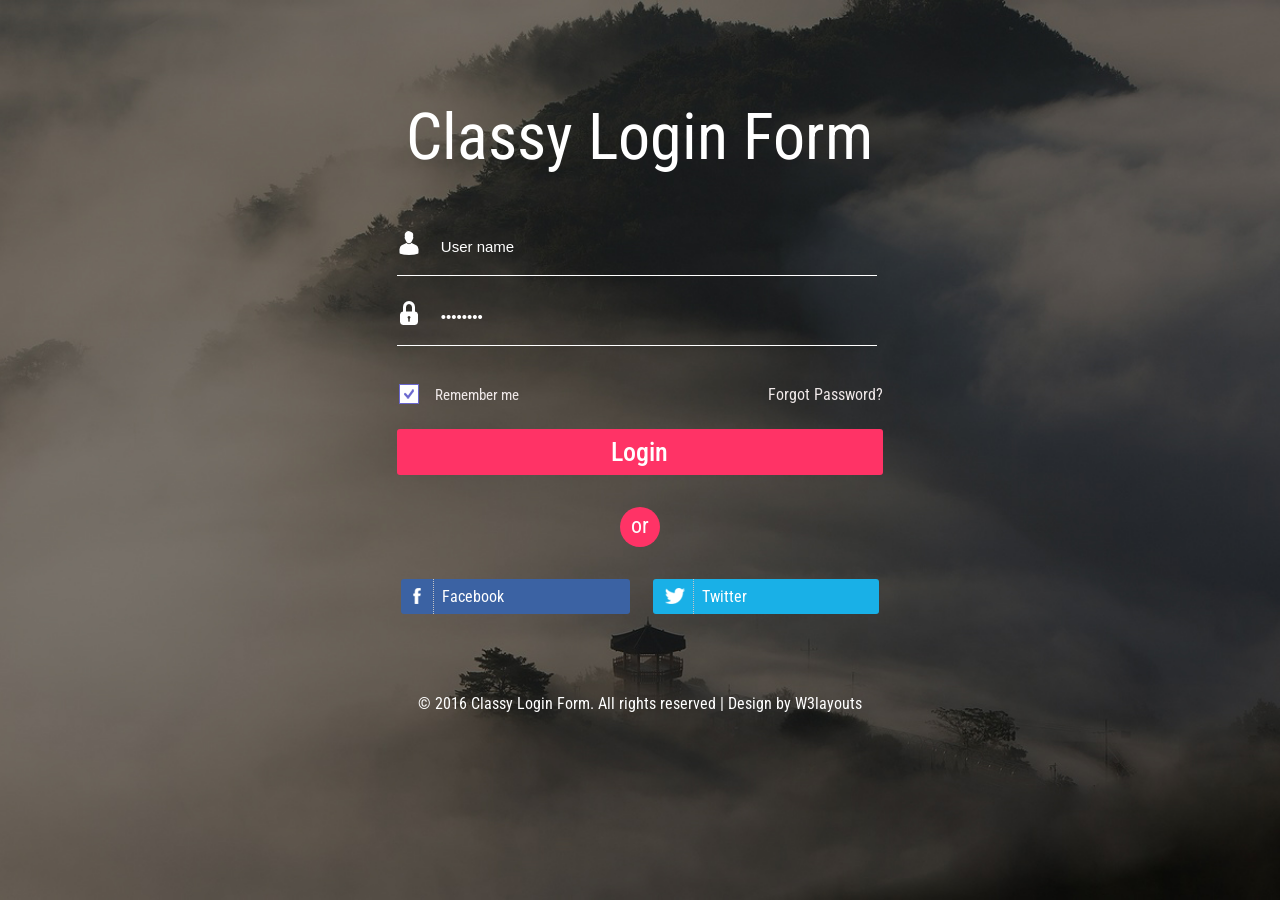
<file: public/login/index.html>
<!DOCTYPE HTML>
<html>
<head>
<title>Classy Login form Widget Flat Responsive Widget Template :: w3layouts</title>
<script src="js/jquery.min.js"></script>
<!-- Custom Theme files -->
<link href="css/style.css" rel="stylesheet" type="text/css" media="all"/>
<!-- for-mobile-apps -->
<meta http-equiv="Content-Type" content="text/html; charset=utf-8" />
<meta name="viewport" content="width=device-width, initial-scale=1, maximum-scale=1">
<meta http-equiv="Content-Type" content="text/html; charset=utf-8" /> 
<meta name="keywords" content="Classy Login form Responsive, Login form web template, Sign up Web Templates, Flat Web Templates, Login signup Responsive web template, Smartphone Compatible web template, free webdesigns for Nokia, Samsung, LG, SonyEricsson, Motorola web design" />
<!-- //for-mobile-apps -->
<!--Google Fonts-->
<link href='//fonts.googleapis.com/css?family=Roboto+Condensed:400,700' rel='stylesheet' type='text/css'>
</head>
<body>
<!--header start here-->
<div class="header">
		<div class="header-main">
		       <h1>Classy Login Form</h1>
			<div class="header-bottom">
				<div class="header-right w3agile">
					
					<div class="header-left-bottom agileinfo">
						
					 <form action="#" method="post">
						<input type="text"  value="User name" name="name" onfocus="this.value = '';" onblur="if (this.value == '') {this.value = 'User name';}"/>
					<input type="password"  value="Password" name="password" onfocus="this.value = '';" onblur="if (this.value == '') {this.value = 'password';}"/>
						<div class="remember">
			             <span class="checkbox1">
							   <label class="checkbox"><input type="checkbox" name="" checked=""><i> </i>Remember me</label>
						 </span>
						 <div class="forgot">
						 	<h6><a href="#">Forgot Password?</a></h6>
						 </div>
						<div class="clear"> </div>
					  </div>
					   
						<input type="submit" value="Login">
					</form>	
					<div class="header-left-top">
						<div class="sign-up"> <h2>or</h2> </div>
					
					</div>
					<div class="header-social wthree">
							<a href="#" class="face"><h5>Facebook</h5></a>
							<a href="#" class="twitt"><h5>Twitter</h5></a>
						</div>
						
				</div>
				</div>
			  
			</div>
		</div>
</div>
<!--header end here-->
<div class="copyright">
	<p>© 2016 Classy Login Form. All rights reserved | Design by  <a href="http://w3layouts.com/" target="_blank">  W3layouts </a></p>
</div>
<!--footer end here-->
</body>
</html>
</file>
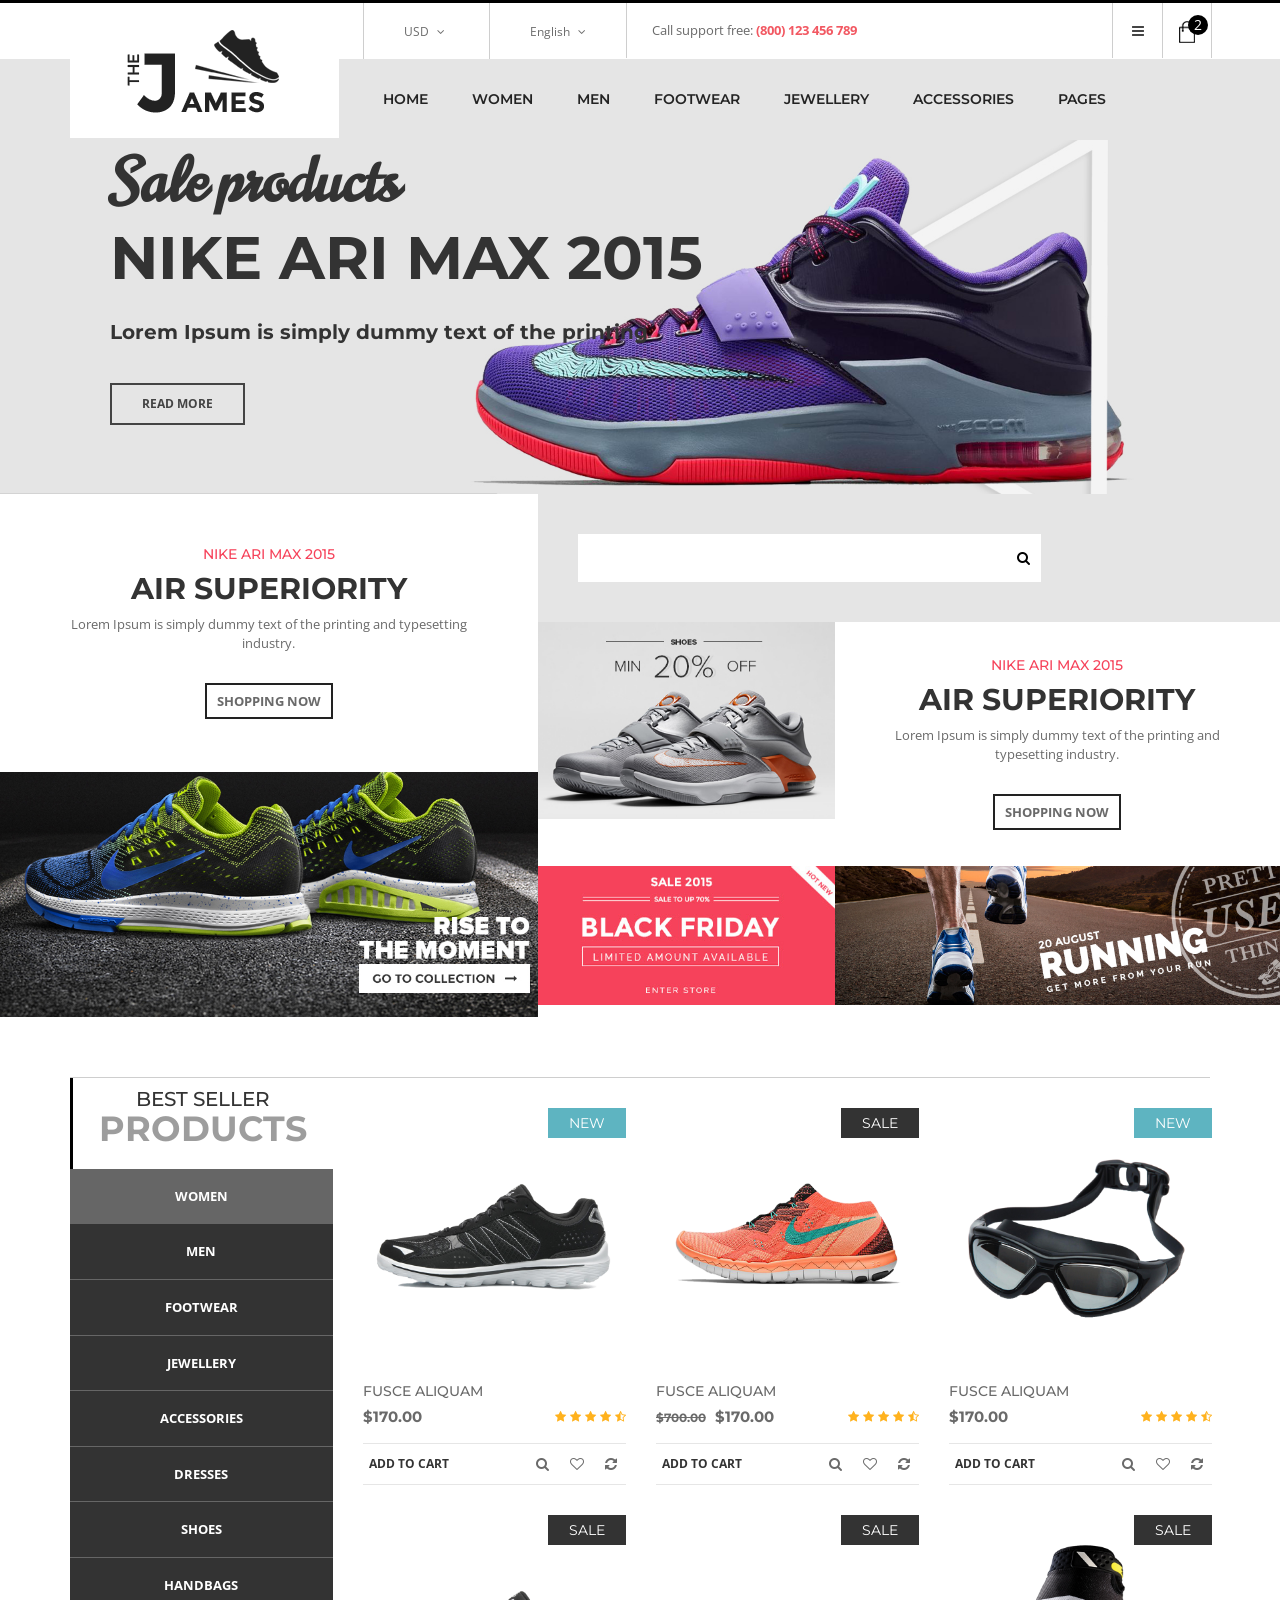
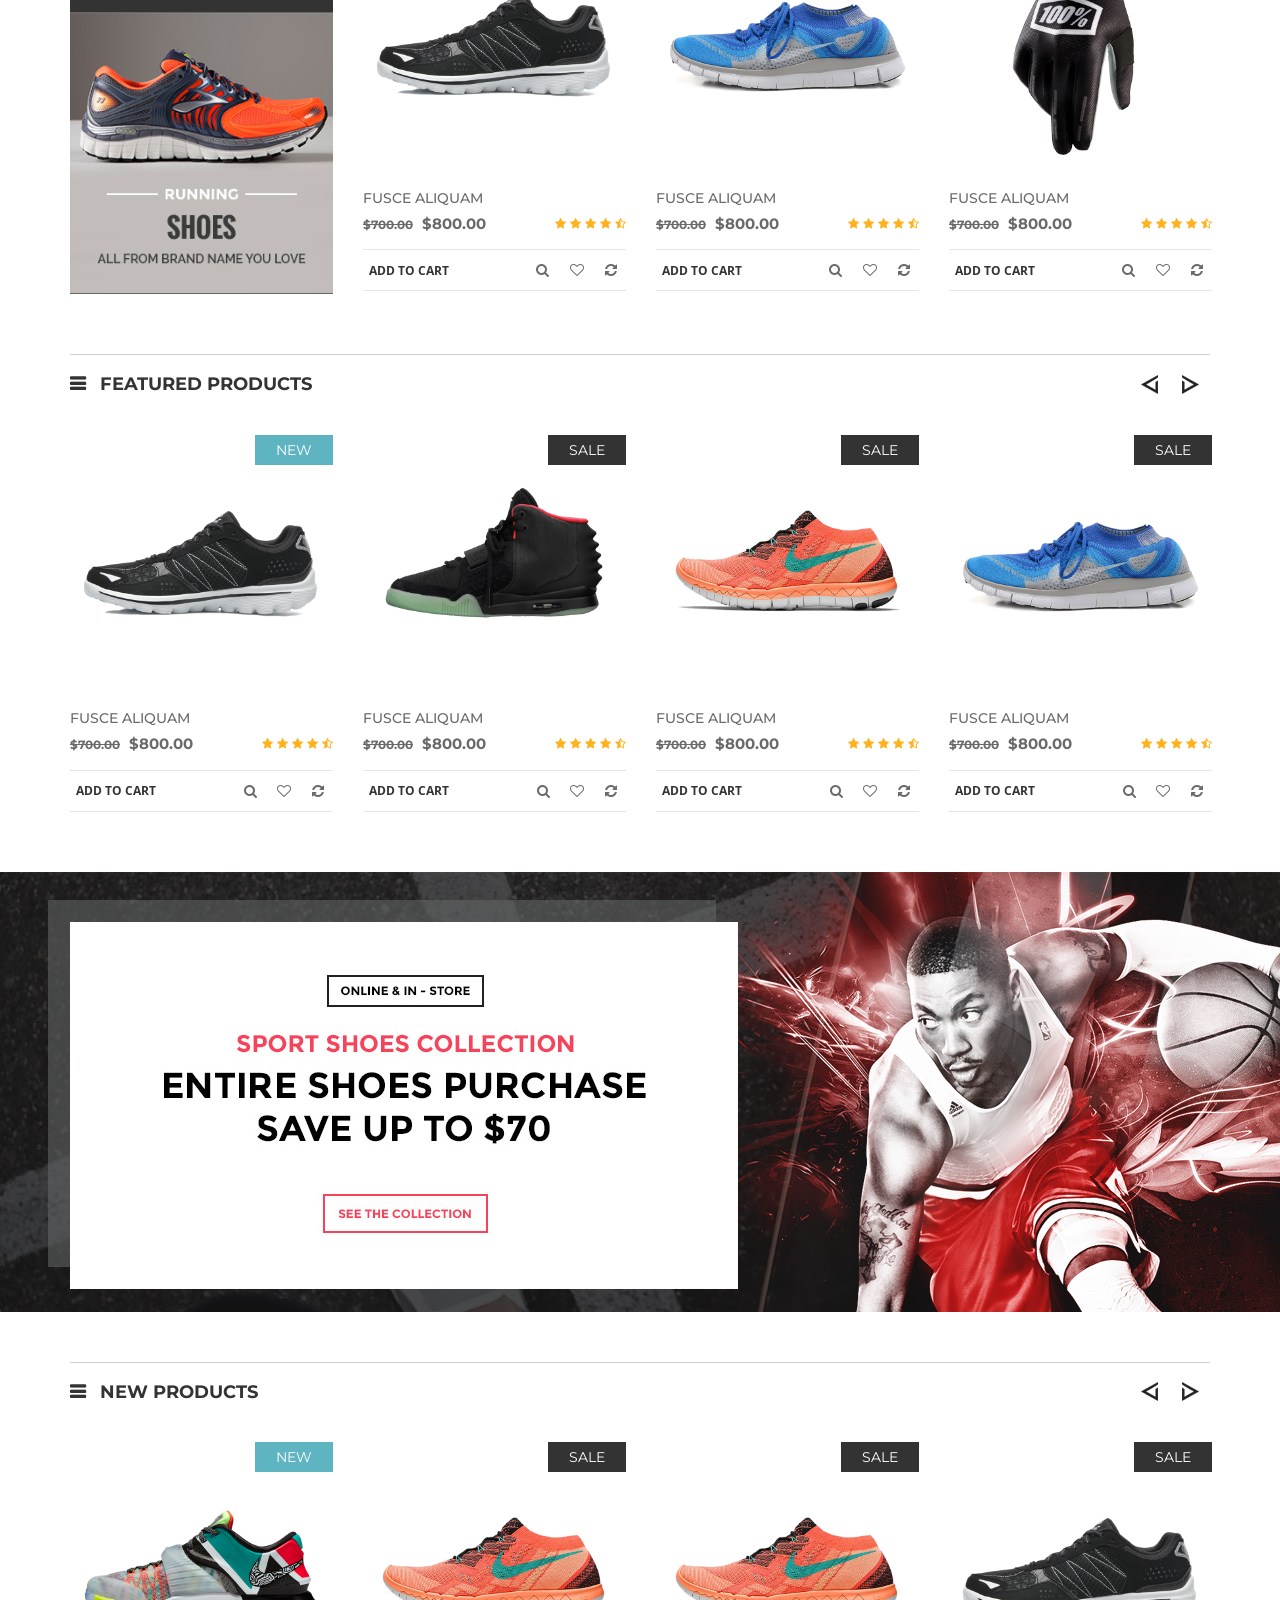
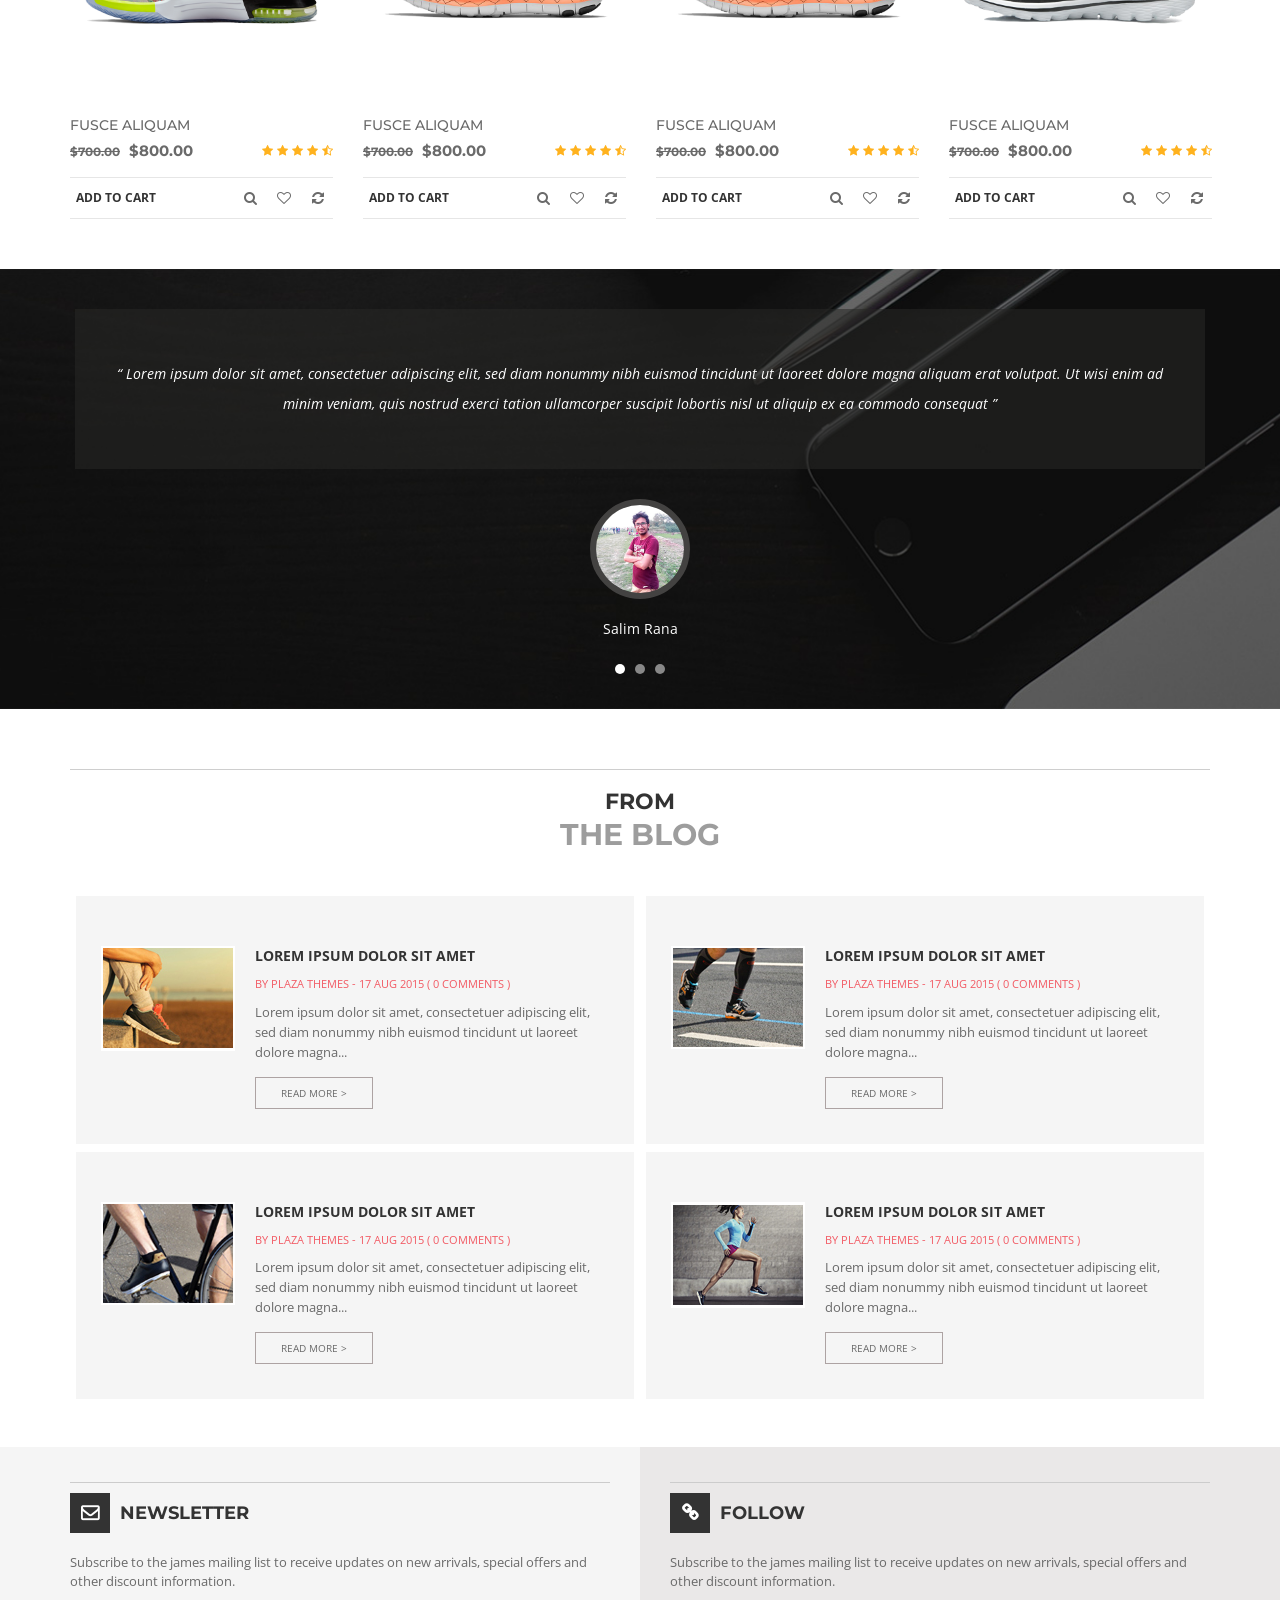
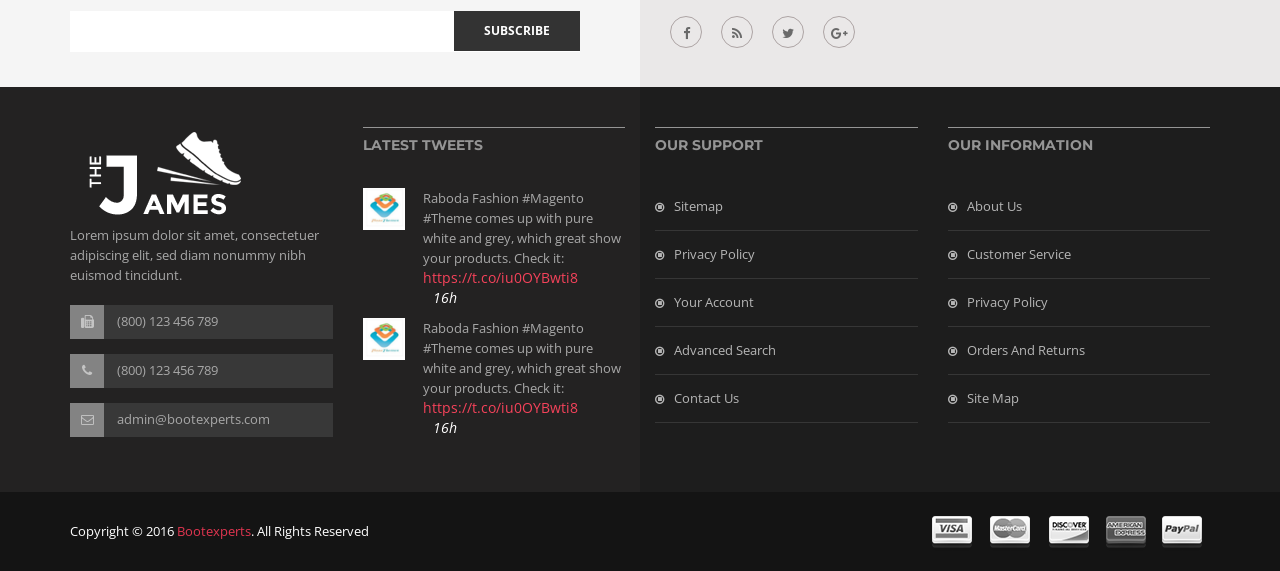
<file: public/Shoes/index.html>
<!doctype html>
<html class="no-js" lang="">
     
<!-- Mirrored from preview.hasthemes.com/james-preview/james/index.html by HTTrack Website Copier/3.x [XR&CO'2014], Mon, 11 Jan 2021 00:37:41 GMT -->
<head>
        <meta charset="utf-8">
        <meta http-equiv="x-ua-compatible" content="ie=edge">
        <title> Home || James </title>
        <meta name="description" content="">
        <meta name="viewport" content="width=device-width, initial-scale=1">

        <!-- favicon
        ============================================ -->
        <link rel="shortcut icon" type="image/x-icon" href="img/favicon.ico">

        <!-- Google Fonts
        ============================================ -->
        <link href='https://fonts.googleapis.com/css?family=Norican' rel='stylesheet' type='text/css'>
        <link href='https://fonts.googleapis.com/css?family=Montserrat:400,700' rel='stylesheet' type='text/css'>
        <link href='https://fonts.googleapis.com/css?family=Open+Sans:400,300,600,700,800' rel='stylesheet' type='text/css'>

        <!-- All css -->

        <!-- Bootstrap CSS
        ============================================ -->
        <link rel="stylesheet" href="css/bootstrap.min.css">
        <!-- Bootstrap CSS
        ============================================ -->
        <link rel="stylesheet" href="css/font-awesome.min.css">
        <!-- owl.carousel CSS
        ============================================ -->
        <link rel="stylesheet" href="css/owl.carousel.css">
        <link rel="stylesheet" href="css/owl.theme.css">
        <link rel="stylesheet" href="css/owl.transitions.css">
        <!-- jquery-ui CSS
        ============================================ -->
        <link rel="stylesheet" href="css/jquery-ui.css">
        <!-- meanmenu CSS
        ============================================ -->
        <link rel="stylesheet" href="css/meanmenu.min.css">
        <!-- nivoslider CSS
        ============================================ -->
        <link rel="stylesheet" href="lib/css/nivo-slider.css">
        <link rel="stylesheet" href="lib/css/preview.css">
        <!-- animate CSS
        ============================================ -->
        <link rel="stylesheet" href="css/animate.css">
        <!-- magic CSS
        ============================================ -->
        <link rel="stylesheet" href="css/magic.css">
        <!-- normalize CSS
        ============================================ -->
        <link rel="stylesheet" href="css/normalize.css">
        <!-- main CSS
        ============================================ -->
        <link rel="stylesheet" href="css/main.css">
        <!-- style CSS
        ============================================ -->
        <link rel="stylesheet" href="style.css">
        <!-- responsive CSS
        ============================================ -->
        <link rel="stylesheet" href="css/responsive.css">
        <!-- modernizr JS
        ============================================ -->
        <script src="js/vendor/modernizr-2.8.3.min.js"></script>
    </head>
    <body>
        <!--[if lt IE 8]>
            <p class="browserupgrade">You are using an <strong>outdated</strong> browser. Please <a href="http://browsehappy.com/">upgrade your browser</a> to improve your experience.</p>
        <![endif]-->

        <!-- Add your site or application content here -->
        <!-- header area start -->
        <header>
            <div class="top-link">
                <div class="container">
                    <div class="row">
                        <div class="col-md-7 col-md-offset-3 col-sm-9 hidden-xs">
                            <div class="site-option">
                                <ul>
                                    <li class="currency"><a href="#">USD <i class="fa fa-angle-down"></i> </a>
                                        <ul class="sub-site-option">
                                            <li><a href="#">Eur</a></li>
                                            <li><a href="#">Usd</a></li>
                                        </ul>
                                    </li>
                                    <li class="language"><a href="#">English <i class="fa fa-angle-down"></i> </a>
                                        <ul class="sub-site-option">
                                            <li><a href="#">English</a></li>
                                            <li><a href="#">English2</a></li>
                                        </ul>
                                    </li>
                                </ul>
                            </div>
                            <div class="call-support">
                                <p>Call support free: <span> (800) 123 456 789</span></p>
                            </div>
                        </div>
                        <div class="col-md-2 col-sm-3">
                            <div class="dashboard">
                                <div class="account-menu">
                                    <ul>
                                        <li>
                                            <a href="#">
                                                <i class="fa fa-bars"></i>
                                            </a>
                                            <ul>
                                                <li><a href="my-account.html">my account</a></li>
                                                <li><a href="wishlist.html">my wishlist</a></li>
                                                <li><a href="cart.html">my cart</a></li>
                                                <li><a href="checkout.html">Checkout</a></li>
                                                <li><a href="blog.html">Blog</a></li>
                                                <li><a href="#">Log in</a></li>
                                            </ul>
                                        </li>
                                    </ul>
                                </div>
                                <div class="cart-menu">
                                    <ul>
                                        <li><a href="#"> <img src="img/icon-cart.png" alt=""> <span>2</span> </a>
                                            <div class="cart-info">
                                                <ul>
                                                    <li>
                                                        <div class="cart-img">
                                                            <img src="img/cart/1.png" alt="">
                                                        </div>
                                                        <div class="cart-details">
                                                            <a href="#">Fusce aliquam</a>
                                                            <p>1 x $174.00</p>
                                                        </div>
                                                        <div class="btn-edit"></div>
                                                        <div class="btn-remove"></div>
                                                    </li>
                                                    <li>
                                                        <div class="cart-img">
                                                            <img src="img/cart/2.png" alt="">
                                                        </div>
                                                        <div class="cart-details">
                                                            <a href="#">Fusce aliquam</a>
                                                            <p>1 x $777.00</p>
                                                        </div>
                                                        <div class="btn-edit"></div>
                                                        <div class="btn-remove"></div>
                                                    </li>
                                                </ul>
                                                <h3>Subtotal: <span> $951.00</span></h3>
                                                <a href="checkout.html" class="checkout">checkout</a>
                                            </div>
                                        </li>
                                    </ul>
                                </div>
                            </div>
                        </div>
                    </div>
                </div>
            </div>
            <div class="mainmenu-area product-items">
                <div class="container">
                    <div class="row">
                        <div class="col-md-3">
                            <div class="logo">
                                <a href="index.html">
                                    <img src="img/logo.png" alt="">
                                </a>
                            </div>
                        </div>
                        <div class="col-md-9">
                            <div class="mainmenu">
                                <nav>
                                    <ul>
                                        <li><a href="index.html">Home</a>
                                            <div class="sub-menu">
                                                <span>
                                                    <a href="index.html">Home version 1</a>
                                                </span>
                                                <span>
                                                    <a href="index-2.html">Home version 2</a>
                                                </span>
                                            </div>
                                        </li>
                                        <li class="mega-women"><a href="shop.html">Women</a>
                                            <div class="mega-menu women">
                                                <div class="part-1">
                                                    <span>
                                                        <a href="#">Dresses</a>
                                                        <a href="#">Cocktail</a>
                                                        <a href="#">Day</a>
                                                        <a href="#">Evening</a>
                                                        <a href="#">Sports</a>
                                                    </span>
                                                    <span>
                                                        <a href="#">shoes</a>
                                                        <a href="#">Sports</a>
                                                        <a href="#">run</a>
                                                        <a href="#">sandals</a>
                                                        <a href="#">Books</a>
                                                    </span>
                                                    <span>
                                                        <a href="#">Handbags</a>
                                                        <a href="#">Blazers</a>
                                                        <a href="#">table</a>
                                                        <a href="#">coats</a>
                                                        <a href="#">kids</a>
                                                    </span>
                                                    <span>
                                                        <a href="#">Clothing</a>
                                                        <a href="#">T-shirts</a>
                                                        <a href="#">coats</a>
                                                        <a href="#">Jackets</a>
                                                        <a href="#">jeans</a>
                                                    </span>
                                                </div>
                                                <div class="part-2">
                                                    <a href="#">
                                                        <img src="img/banner/menu-banner.png" alt="">
                                                    </a>
                                                </div>
                                            </div>
                                        </li>
                                        <li class="mega-men"><a href="shop.html">Men</a>
                                            <div class="mega-menu men">
                                                <span>
                                                    <a href="#">Bags</a>
                                                    <a href="#">Bootees  Bags</a>
                                                    <a href="#">Blazers</a>
                                                </span>
                                                <span>
                                                    <a href="#">Clothing</a>
                                                    <a href="#">coats</a>
                                                    <a href="#">T-shirts</a>
                                                </span>
                                                <span>
                                                    <a href="#">Lingerie</a>
                                                    <a href="#">Bands</a>
                                                    <a href="#">Furniture</a>
                                                </span>
                                            </div>
                                        </li>
                                        <li class="mega-footwear"><a href="shop.html">Footwear</a>
                                            <div class="mega-menu footwear">
                                                <span>
                                                    <a href="#">Footwear Man</a>
                                                    <a href="#">gifts</a>
                                                </span>
                                                <span>
                                                    <a href="#">Footwear Womens</a>
                                                    <a href="#">boots</a>
                                                </span>
                                            </div>
                                        </li>
                                        <li class="mega-jewellery"><a href="shop.html">Jewellery</a>
                                            <div class="mega-menu jewellery">
                                                <span>
                                                    <a href="#">Rings</a>
                                                </span>
                                            </div>
                                        </li>
                                        <li><a href="shop.html">accessories</a></li>
                                        <li><a href="#">Pages</a>
                                            <div class="sub-menu pages">
                                                <span>
                                                    <a href="about-us.html">About us</a>
                                                </span>
                                                <span>
                                                    <a href="blog.html">Blog</a>
                                                </span>
                                                <span>
                                                    <a href="blog-details.html">Blog Details</a>
                                                </span>
                                                <span>
                                                    <a href="cart.html">Cart</a>
                                                </span>
                                                <span>
                                                    <a href="checkout.html">Checkout</a>
                                                </span>
                                                <span>
                                                    <a href="contact.html">Contact</a>
                                                </span>
                                                <span>
                                                    <a href="my-account.html">My account</a>
                                                </span>
                                                <span>
                                                    <a href="shop.html">Shop</a>
                                                </span>
                                                <span>
                                                    <a href="shop-list.html">Shop list</a>
                                                </span>
                                                <span>
                                                    <a href="single-product.html">Single Shop</a>
                                                </span>
                                                <span>
                                                    <a href="login.html">Login page</a>
                                                </span>
                                                <span>
                                                    <a href="register.html">Ragister page</a>
                                                </span>
                                                <span>
                                                    <a href="wishlist.html">Wishlist</a>
                                                </span>
                                            </div>
                                        </li>
                                    </ul>
                                </nav>
                            </div>
                        </div>
                        <div class="col-sm-12">
                            <div class="mobile-menu">
                                <nav>
                                    <ul>
                                        <li><a href="index.html">Home</a>
                                            <ul>
                                                <li><a href="index.html">Home 1</a></li>
                                                <li><a href="index-2.html">Home 2</a></li>
                                            </ul>
                                        </li>
                                        <li><a href="shop.html">Women</a>
                                            <ul>
                                                <li><a href="#">Dresses</a>
                                                    <ul>
                                                        <li><a href="#">Coctail</a></li>
                                                        <li><a href="#">day</a></li>
                                                        <li><a href="#">evening</a></li>
                                                        <li><a href="#">sports</a></li>
                                                    </ul>
                                                </li>
                                                <li><a href="#">shoes</a>
                                                    <ul>
                                                        <li><a href="#">Sports</a></li>
                                                        <li><a href="#">run</a></li>
                                                        <li><a href="#">sandals</a></li>
                                                        <li><a href="#">boots</a></li>
                                                    </ul>
                                                </li>
                                                <li><a href="#">handbags</a>
                                                    <ul>
                                                        <li><a href="#">Blazers</a></li>
                                                        <li><a href="#">table</a></li>
                                                        <li><a href="#">coats</a></li>
                                                        <li><a href="#">kids</a></li>
                                                    </ul>
                                                </li>
                                                <li><a href="#">clothing</a>
                                                    <ul>
                                                        <li><a href="#">T-shirts</a></li>
                                                        <li><a href="#">coats</a></li>
                                                        <li><a href="#">Jackets</a></li>
                                                        <li><a href="#">jeans</a></li>
                                                    </ul>
                                                </li>
                                            </ul>
                                        </li>
                                        <li><a href="shop.html">Men</a>
                                            <ul>
                                                <li><a href="#">Bags</a>
                                                    <ul>
                                                        <li><a href="#">Bootees bag</a></li>
                                                        <li><a href="#">Blazers</a></li>
                                                    </ul>
                                                </li>
                                                <li><a href="#">clothing</a>
                                                    <ul>
                                                        <li><a href="#">coats</a></li>
                                                        <li><a href="#">T-shirts</a></li>
                                                    </ul>
                                                </li>
                                                <li><a href="#">Lingerie</a>
                                                    <ul>
                                                        <li><a href="#">Bands</a></li>
                                                        <li><a href="#">Furniture</a></li>
                                                    </ul>
                                                </li>
                                            </ul>
                                        </li>
                                        <li><a href="shop.html">Foorwear</a>
                                            <ul>
                                                <li><a href="#">footwear men</a>
                                                    <ul>
                                                        <li><a href="#">gifts</a></li>
                                                    </ul>
                                                </li>
                                                <li><a href="#">footwear women</a>
                                                    <ul>
                                                        <li><a href="#">boots</a></li>
                                                    </ul>
                                                </li>
                                            </ul>
                                        </li>
                                        <li><a href="shop.html">Jewellery</a>
                                            <ul>
                                                <li><a href="#">Rings</a></li>
                                            </ul>
                                        </li>
                                        <li><a href="shop.html">Accessories</a></li>
                                        <li><a href="#">Pages</a>
                                            <ul>
                                                <li><a href="about-us.html">About us</a></li>
                                                <li><a href="blog.html">Blog</a></li>
                                                <li><a href="blog-details.html">Blog Details</a></li>
                                                <li><a href="cart.html">Cart</a></li>
                                                <li><a href="checkout.html">Checkout</a></li>
                                                <li><a href="contact.html">Contact</a></li>
                                                <li><a href="my-account.html">My account</a></li>
                                                <li><a href="shop.html">Shop</a></li>
                                                <li><a href="shop-list.html">Shop list</a></li>
                                                <li><a href="single-product.html">Single Shop</a></li>
                                                <li><a href="wishlist.html">Wishlist</a></li>
                                                <li><a href="login.html">login page</a></li>
                                                <li><a href="register.html">register page</a></li>
                                            </ul>
                                        </li>
                                    </ul>
                                </nav>
                            </div>
                        </div>
                    </div>
                </div>
            </div>
        </header>
        <!-- header area end -->
        <!-- slider area start -->
        <div class="slider-area home1">
            <div class="bend niceties preview-2">
                <div id="nivoslider" class="slides">
                    <img src="img/slider/slider-1.jpg" alt="" title="#slider-direction-1"  />
                    <img src="img/slider/slider-2.jpg" alt="" title="#slider-direction-2"  />
                </div>
                <!-- direction 1 -->
                <div id="slider-direction-1" class="t-cn slider-direction">
                    <div class="slider-progress"></div>
                    <div class="slider-content t-lfl s-tb slider-1">
                        <div class="title-container s-tb-c title-compress">
                            <h1 class="title1">Sale products</h1>
                            <h2 class="title2" >nike Ari max 2015</h2>
                            <h3 class="title3" >Lorem Ipsum is simply dummy text of the printing</h3>
                            <a href="#"><span>read more</span></a>
                        </div>
                    </div>
                </div>
                <!-- direction 2 -->
                <div id="slider-direction-2" class="slider-direction">
                    <div class="slider-progress"></div>
                    <div class="slider-content t-lfl s-tb slider-2">
                        <div class="title-container s-tb-c">
                            <h1 class="title1">Sale products</h1>
                            <h2 class="title2" >GET UP TO 50% SALE</h2>
                            <h3 class="title3" >Lorem Ipsum is simply dummy text of the printing</h3>
                            <a href="#"><span>read more</span></a>
                        </div>
                    </div>
                </div>
            </div>
        </div>
        <!-- slider area end -->
        <!-- banner area start -->
        <div class="banner-area">
            <div class="single-banner">
                <div class="part-1">
                    <div class="box-1 box">
                        <h4>nike ari max 2015</h4>
                        <h2>air superiority</h2>
                        <p>Lorem Ipsum is simply dummy text of the printing and typesetting industry.</p>
                        <a href="#">shopping now</a>
                    </div>
                    <div class="box-2">
                        <a href="#">
                            <img src="img/banner/banner-2.jpg" alt="">
                        </a>
                    </div>
                </div>
                <div class="part-2">
                    <div class="search-box">
                        <form action="#">
                            <input type="text">
                            <button type="submit">
                                <i class="fa fa-search"></i>
                            </button>
                        </form>
                    </div>
                    <div class="box-3">
                        <a href="#">
                            <img src="img/banner/banner-1.jpg" alt="">
                        </a>
                    </div>
                    <div class="box-4 box">
                        <h4>nike ari max 2015</h4>
                        <h2>air superiority</h2>
                        <p>Lorem Ipsum is simply dummy text of the printing and typesetting industry.</p>
                        <a href="#">shopping now</a>
                    </div>
                    <div class="box-5">
                        <a href="#">
                            <img src="img/banner/banner-3.jpg" alt="">
                        </a>
                    </div>
                    <div class="box-6">
                        <a href="#">
                            <img src="img/banner/banner-4.jpg" alt="">
                        </a>
                    </div>
                </div>
            </div>
        </div>
        <!-- banner area end -->
        <!-- products area start -->
        <div class="products-area">
            <div class="container">
                <div class="products">
                    <div class="row">
                        <div class="col-md-3">
                            <div class="product-menu">
                                <div class="menu-title">
                                    <h2>Best seller <strong>Products</strong></h2>
                                </div>
                                <div class="side-menu">
                                     <!-- Nav tabs -->
                                    <ul class="tab-navigation" role="tablist">
                                        <li role="presentation" class="active"><a href="#tab1" aria-controls="tab1" role="tab" data-toggle="tab">Women</a></li>
                                        <li role="presentation"><a href="#tab2" aria-controls="tab2" role="tab" data-toggle="tab">men</a></li>
                                        <li role="presentation"><a href="#tab3" aria-controls="tab3" role="tab" data-toggle="tab">Footwear</a></li>
                                        <li role="presentation"><a href="#tab4" aria-controls="tab4" role="tab" data-toggle="tab">Jewellery</a></li>
                                        <li role="presentation"><a href="#tab5" aria-controls="tab5" role="tab" data-toggle="tab">Accessories</a></li>
                                        <li role="presentation"><a href="#tab6" aria-controls="tab6" role="tab" data-toggle="tab">Dresses</a></li>
                                        <li role="presentation"><a href="#tab7" aria-controls="tab7" role="tab" data-toggle="tab">shoes</a></li>
                                        <li role="presentation"><a href="#tab8" aria-controls="tab8" role="tab" data-toggle="tab">Handbags</a></li>
                                        <li> <img src="img/banner/banner-5.jpg" alt=""> </li>
                                    </ul>
                                </div>
                            </div>
                        </div>
                        <div class="col-md-9">
                            <div class="row">
                                <!-- Tab panes -->
                                <div class="tab-content">
                                    <div role="tabpanel" class="tab-pane fade in active" id="tab1">
                                        <div class="product-slider">
                                            <div class="col-md-12">
                                                <div class="single-product">
                                                    <div class="level-pro-new">
                                                        <span>new</span>
                                                    </div>
                                                    <div class="product-img">
                                                        <a href="single-product.html">
                                                            <img src="img/product/1.png" alt="" class="primary-img">
                                                            <img src="img/product/2.png" alt="" class="secondary-img">
                                                        </a>
                                                    </div>
                                                    <div class="product-name">
                                                        <a href="single-product.html" title="Fusce aliquam">Fusce aliquam</a>
                                                    </div>
                                                    <div class="price-rating">
                                                        <span>$170.00</span>
                                                        <div class="ratings">
                                                            <i class="fa fa-star"></i>
                                                            <i class="fa fa-star"></i>
                                                            <i class="fa fa-star"></i>
                                                            <i class="fa fa-star"></i>
                                                            <i class="fa fa-star-half-o"></i>
                                                        </div>
                                                    </div>
                                                    <div class="actions">
                                                        <button type="submit" class="cart-btn" title="Add to cart">add to cart</button>
                                                        <ul class="add-to-link">
                                                            <li><a class="modal-view" data-target="#productModal" data-toggle="modal" href="#"> <i class="fa fa-search"></i></a></li>
                                                            <li><a href="#"> <i class="fa fa-heart-o"></i></a></li>
                                                            <li><a href="#"> <i class="fa fa-refresh"></i></a></li>
                                                        </ul>
                                                    </div>
                                                </div>
                                                <div class="single-product">
                                                    <div class="level-pro-sale">
                                                        <span>sale</span>
                                                    </div>
                                                    <div class="product-img">
                                                        <a href="single-product.html">
                                                            <img src="img/product/1.png" alt="" class="primary-img">
                                                            <img src="img/product/2.png" alt="" class="secondary-img">
                                                        </a>
                                                    </div>
                                                    <div class="product-name">
                                                        <a href="single-product.html" title="Fusce aliquam">Fusce aliquam</a>
                                                    </div>
                                                    <div class="price-rating">
                                                        <span class="old-price">$700.00</span>
                                                        <span>$800.00</span>
                                                        <div class="ratings">
                                                            <i class="fa fa-star"></i>
                                                            <i class="fa fa-star"></i>
                                                            <i class="fa fa-star"></i>
                                                            <i class="fa fa-star"></i>
                                                            <i class="fa fa-star-half-o"></i>
                                                        </div>
                                                    </div>
                                                    <div class="actions">
                                                        <button type="submit" class="cart-btn" title="Add to cart">add to cart</button>
                                                        <ul class="add-to-link">
                                                            <li><a class="modal-view" data-target="#productModal" data-toggle="modal" href="#"> <i class="fa fa-search"></i></a></li>
                                                            <li><a href="#"> <i class="fa fa-heart-o"></i></a></li>
                                                            <li><a href="#"> <i class="fa fa-refresh"></i></a></li>
                                                        </ul>
                                                    </div>
                                                </div>
                                            </div>
                                            <div class="col-md-12">
                                                <div class="single-product">
                                                    <div class="level-pro-sale">
                                                        <span>sale</span>
                                                    </div>
                                                    <div class="product-img">
                                                        <a href="single-product.html">
                                                            <img src="img/product/3.png" alt="" class="primary-img">
                                                            <img src="img/product/4.png" alt="" class="secondary-img">
                                                        </a>
                                                    </div>
                                                    <div class="product-name">
                                                        <a href="single-product.html" title="Fusce aliquam">Fusce aliquam</a>
                                                    </div>
                                                    <div class="price-rating">
                                                        <span class="old-price">$700.00</span>
                                                        <span>$170.00</span>
                                                        <div class="ratings">
                                                            <i class="fa fa-star"></i>
                                                            <i class="fa fa-star"></i>
                                                            <i class="fa fa-star"></i>
                                                            <i class="fa fa-star"></i>
                                                            <i class="fa fa-star-half-o"></i>
                                                        </div>
                                                    </div>
                                                    <div class="actions">
                                                        <button type="submit" class="cart-btn" title="Add to cart">add to cart</button>
                                                        <ul class="add-to-link">
                                                            <li><a class="modal-view" data-target="#productModal" data-toggle="modal" href="#"> <i class="fa fa-search"></i></a></li>
                                                            <li><a href="#"> <i class="fa fa-heart-o"></i></a></li>
                                                            <li><a href="#"> <i class="fa fa-refresh"></i></a></li>
                                                        </ul>
                                                    </div>
                                                </div>
                                                <div class="single-product">
                                                    <div class="level-pro-sale">
                                                        <span>sale</span>
                                                    </div>
                                                    <div class="product-img">
                                                        <a href="single-product.html">
                                                            <img src="img/product/9.png" alt="" class="primary-img">
                                                            <img src="img/product/10.png" alt="" class="secondary-img">
                                                        </a>
                                                    </div>
                                                    <div class="product-name">
                                                        <a href="single-product.html" title="Fusce aliquam">Fusce aliquam</a>
                                                    </div>
                                                    <div class="price-rating">
                                                        <span class="old-price">$700.00</span>
                                                        <span>$800.00</span>
                                                        <div class="ratings">
                                                            <i class="fa fa-star"></i>
                                                            <i class="fa fa-star"></i>
                                                            <i class="fa fa-star"></i>
                                                            <i class="fa fa-star"></i>
                                                            <i class="fa fa-star-half-o"></i>
                                                        </div>
                                                    </div>
                                                    <div class="actions">
                                                        <button type="submit" class="cart-btn" title="Add to cart">add to cart</button>
                                                        <ul class="add-to-link">
                                                            <li><a class="modal-view" data-target="#productModal" data-toggle="modal" href="#"> <i class="fa fa-search"></i></a></li>
                                                            <li><a href="#"> <i class="fa fa-heart-o"></i></a></li>
                                                            <li><a href="#"> <i class="fa fa-refresh"></i></a></li>
                                                        </ul>
                                                    </div>
                                                </div>
                                            </div>
                                            <div class="col-md-12">
                                                <div class="single-product">
                                                    <div class="level-pro-new">
                                                        <span>new</span>
                                                    </div>
                                                    <div class="product-img">
                                                        <a href="single-product.html">
                                                            <img src="img/product/5.png" alt="" class="primary-img">
                                                            <img src="img/product/6.png" alt="" class="secondary-img">
                                                        </a>
                                                    </div>
                                                    <div class="product-name">
                                                        <a href="single-product.html" title="Fusce aliquam">Fusce aliquam</a>
                                                    </div>
                                                    <div class="price-rating">
                                                        <span>$170.00</span>
                                                        <div class="ratings">
                                                            <i class="fa fa-star"></i>
                                                            <i class="fa fa-star"></i>
                                                            <i class="fa fa-star"></i>
                                                            <i class="fa fa-star"></i>
                                                            <i class="fa fa-star-half-o"></i>
                                                        </div>
                                                    </div>
                                                    <div class="actions">
                                                        <button type="submit" class="cart-btn" title="Add to cart">add to cart</button>
                                                        <ul class="add-to-link">
                                                            <li><a class="modal-view" data-target="#productModal" data-toggle="modal" href="#"> <i class="fa fa-search"></i></a></li>
                                                            <li><a href="#"> <i class="fa fa-heart-o"></i></a></li>
                                                            <li><a href="#"> <i class="fa fa-refresh"></i></a></li>
                                                        </ul>
                                                    </div>
                                                </div>
                                                <div class="single-product">
                                                    <div class="level-pro-sale">
                                                        <span>sale</span>
                                                    </div>
                                                    <div class="product-img">
                                                        <a href="single-product.html">
                                                            <img src="img/product/11.png" alt="" class="primary-img">
                                                            <img src="img/product/12.png" alt="" class="secondary-img">
                                                        </a>
                                                    </div>
                                                    <div class="product-name">
                                                        <a href="single-product.html" title="Fusce aliquam">Fusce aliquam</a>
                                                    </div>
                                                    <div class="price-rating">
                                                        <span class="old-price">$700.00</span>
                                                        <span>$800.00</span>
                                                        <div class="ratings">
                                                            <i class="fa fa-star"></i>
                                                            <i class="fa fa-star"></i>
                                                            <i class="fa fa-star"></i>
                                                            <i class="fa fa-star"></i>
                                                            <i class="fa fa-star-half-o"></i>
                                                        </div>
                                                    </div>
                                                    <div class="actions">
                                                        <button type="submit" class="cart-btn" title="Add to cart">add to cart</button>
                                                        <ul class="add-to-link">
                                                            <li><a class="modal-view" data-target="#productModal" data-toggle="modal" href="#"> <i class="fa fa-search"></i></a></li>
                                                            <li><a href="#"> <i class="fa fa-heart-o"></i></a></li>
                                                            <li><a href="#"> <i class="fa fa-refresh"></i></a></li>
                                                        </ul>
                                                    </div>
                                                </div>
                                            </div>
                                            <div class="col-md-12">
                                                <div class="single-product">
                                                    <div class="level-pro-new">
                                                        <span>new</span>
                                                    </div>
                                                    <div class="product-img">
                                                        <a href="single-product.html">
                                                            <img src="img/product/21.png" alt="" class="primary-img">
                                                            <img src="img/product/22.png" alt="" class="secondary-img">
                                                        </a>
                                                    </div>
                                                    <div class="product-name">
                                                        <a href="single-product.html" title="Fusce aliquam">Fusce aliquam</a>
                                                    </div>
                                                    <div class="price-rating">
                                                        <span>$170.00</span>
                                                        <div class="ratings">
                                                            <i class="fa fa-star"></i>
                                                            <i class="fa fa-star"></i>
                                                            <i class="fa fa-star"></i>
                                                            <i class="fa fa-star"></i>
                                                            <i class="fa fa-star-half-o"></i>
                                                        </div>
                                                    </div>
                                                    <div class="actions">
                                                        <button type="submit" class="cart-btn" title="Add to cart">add to cart</button>
                                                        <ul class="add-to-link">
                                                            <li><a class="modal-view" data-target="#productModal" data-toggle="modal" href="#"> <i class="fa fa-search"></i></a></li>
                                                            <li><a href="#"> <i class="fa fa-heart-o"></i></a></li>
                                                            <li><a href="#"> <i class="fa fa-refresh"></i></a></li>
                                                        </ul>
                                                    </div>
                                                </div>
                                                <div class="single-product">
                                                    <div class="level-pro-sale">
                                                        <span>sale</span>
                                                    </div>
                                                    <div class="product-img">
                                                        <a href="single-product.html">
                                                            <img src="img/product/3.png" alt="" class="primary-img">
                                                            <img src="img/product/16.png" alt="" class="secondary-img">
                                                        </a>
                                                    </div>
                                                    <div class="product-name">
                                                        <a href="single-product.html" title="Fusce aliquam">Fusce aliquam</a>
                                                    </div>
                                                    <div class="price-rating">
                                                        <span class="old-price">$700.00</span>
                                                        <span>$800.00</span>
                                                        <div class="ratings">
                                                            <i class="fa fa-star"></i>
                                                            <i class="fa fa-star"></i>
                                                            <i class="fa fa-star"></i>
                                                            <i class="fa fa-star"></i>
                                                            <i class="fa fa-star-half-o"></i>
                                                        </div>
                                                    </div>
                                                    <div class="actions">
                                                        <button type="submit" class="cart-btn" title="Add to cart">add to cart</button>
                                                        <ul class="add-to-link">
                                                            <li><a class="modal-view" data-target="#productModal" data-toggle="modal" href="#"> <i class="fa fa-search"></i></a></li>
                                                            <li><a href="#"> <i class="fa fa-heart-o"></i></a></li>
                                                            <li><a href="#"> <i class="fa fa-refresh"></i></a></li>
                                                        </ul>
                                                    </div>
                                                </div>
                                            </div>
                                            <div class="col-md-12">
                                                <div class="single-product">
                                                    <div class="level-pro-sale">
                                                        <span>sale</span>
                                                    </div>
                                                    <div class="product-img">
                                                        <a href="single-product.html">
                                                            <img src="img/product/19.png" alt="" class="primary-img">
                                                            <img src="img/product/20.png" alt="" class="secondary-img">
                                                        </a>
                                                    </div>
                                                    <div class="product-name">
                                                        <a href="single-product.html" title="Fusce aliquam">Fusce aliquam</a>
                                                    </div>
                                                    <div class="price-rating">
                                                        <span>$170.00</span>
                                                        <div class="ratings">
                                                            <i class="fa fa-star"></i>
                                                            <i class="fa fa-star"></i>
                                                            <i class="fa fa-star"></i>
                                                            <i class="fa fa-star"></i>
                                                            <i class="fa fa-star-half-o"></i>
                                                        </div>
                                                    </div>
                                                    <div class="actions">
                                                        <button type="submit" class="cart-btn" title="Add to cart">add to cart</button>
                                                        <ul class="add-to-link">
                                                            <li><a class="modal-view" data-target="#productModal" data-toggle="modal" href="#"> <i class="fa fa-search"></i></a></li>
                                                            <li><a href="#"> <i class="fa fa-heart-o"></i></a></li>
                                                            <li><a href="#"> <i class="fa fa-refresh"></i></a></li>
                                                        </ul>
                                                    </div>
                                                </div>
                                                <div class="single-product">
                                                    <div class="product-img">
                                                        <a href="single-product.html">
                                                            <img src="img/product/13.png" alt="" class="primary-img">
                                                            <img src="img/product/14.png" alt="" class="secondary-img">
                                                        </a>
                                                    </div>
                                                    <div class="product-name">
                                                        <a href="single-product.html" title="Fusce aliquam">Fusce aliquam</a>
                                                    </div>
                                                    <div class="price-rating">
                                                        <span class="old-price">$700.00</span>
                                                        <span>$800.00</span>
                                                        <div class="ratings">
                                                            <i class="fa fa-star"></i>
                                                            <i class="fa fa-star"></i>
                                                            <i class="fa fa-star"></i>
                                                            <i class="fa fa-star"></i>
                                                            <i class="fa fa-star-half-o"></i>
                                                        </div>
                                                    </div>
                                                    <div class="actions">
                                                        <button type="submit" class="cart-btn" title="Add to cart">add to cart</button>
                                                        <ul class="add-to-link">
                                                            <li><a class="modal-view" data-target="#productModal" data-toggle="modal" href="#"> <i class="fa fa-search"></i></a></li>
                                                            <li><a href="#"> <i class="fa fa-heart-o"></i></a></li>
                                                            <li><a href="#"> <i class="fa fa-refresh"></i></a></li>
                                                        </ul>
                                                    </div>
                                                </div>
                                            </div>
                                            <div class="col-md-12">
                                                <div class="single-product">
                                                    <div class="product-img">
                                                        <a href="single-product.html">
                                                            <img src="img/product/25.png" alt="" class="primary-img">
                                                            <img src="img/product/26.png" alt="" class="secondary-img">
                                                        </a>
                                                    </div>
                                                    <div class="product-name">
                                                        <a href="single-product.html" title="Fusce aliquam">Fusce aliquam</a>
                                                    </div>
                                                    <div class="price-rating">
                                                        <span>$170.00</span>
                                                        <div class="ratings">
                                                            <i class="fa fa-star"></i>
                                                            <i class="fa fa-star"></i>
                                                            <i class="fa fa-star"></i>
                                                            <i class="fa fa-star"></i>
                                                            <i class="fa fa-star-half-o"></i>
                                                        </div>
                                                    </div>
                                                    <div class="actions">
                                                        <button type="submit" class="cart-btn" title="Add to cart">add to cart</button>
                                                        <ul class="add-to-link">
                                                            <li><a class="modal-view" data-target="#productModal" data-toggle="modal" href="#"> <i class="fa fa-search"></i></a></li>
                                                            <li><a href="#"> <i class="fa fa-heart-o"></i></a></li>
                                                            <li><a href="#"> <i class="fa fa-refresh"></i></a></li>
                                                        </ul>
                                                    </div>
                                                </div>
                                                <div class="single-product">
                                                    <div class="level-pro-sale">
                                                        <span>sale</span>
                                                    </div>
                                                    <div class="product-img">
                                                        <a href="single-product.html">
                                                            <img src="img/product/18.png" alt="" class="primary-img">
                                                            <img src="img/product/2.png" alt="" class="secondary-img">
                                                        </a>
                                                    </div>
                                                    <div class="product-name">
                                                        <a href="single-product.html" title="Fusce aliquam">Fusce aliquam</a>
                                                    </div>
                                                    <div class="price-rating">
                                                        <span class="old-price">$700.00</span>
                                                        <span>$800.00</span>
                                                        <div class="ratings">
                                                            <i class="fa fa-star"></i>
                                                            <i class="fa fa-star"></i>
                                                            <i class="fa fa-star"></i>
                                                            <i class="fa fa-star"></i>
                                                            <i class="fa fa-star-half-o"></i>
                                                        </div>
                                                    </div>
                                                    <div class="actions">
                                                        <button type="submit" class="cart-btn" title="Add to cart">add to cart</button>
                                                        <ul class="add-to-link">
                                                            <li><a class="modal-view" data-target="#productModal" data-toggle="modal" href="#"> <i class="fa fa-search"></i></a></li>
                                                            <li><a href="#"> <i class="fa fa-heart-o"></i></a></li>
                                                            <li><a href="#"> <i class="fa fa-refresh"></i></a></li>
                                                        </ul>
                                                    </div>
                                                </div>
                                            </div>
                                            <div class="col-md-12">
                                                <div class="single-product">
                                                    <div class="level-pro-new">
                                                        <span>new</span>
                                                    </div>
                                                    <div class="product-img">
                                                        <a href="single-product.html">
                                                            <img src="img/product/15.png" alt="" class="primary-img">
                                                            <img src="img/product/16.png" alt="" class="secondary-img">
                                                        </a>
                                                    </div>
                                                    <div class="product-name">
                                                        <a href="single-product.html" title="Fusce aliquam">Fusce aliquam</a>
                                                    </div>
                                                    <div class="price-rating">
                                                        <span>$170.00</span>
                                                        <div class="ratings">
                                                            <i class="fa fa-star"></i>
                                                            <i class="fa fa-star"></i>
                                                            <i class="fa fa-star"></i>
                                                            <i class="fa fa-star"></i>
                                                            <i class="fa fa-star-half-o"></i>
                                                        </div>
                                                    </div>
                                                    <div class="actions">
                                                        <button type="submit" class="cart-btn" title="Add to cart">add to cart</button>
                                                        <ul class="add-to-link">
                                                            <li><a class="modal-view" data-target="#productModal" data-toggle="modal" href="#"> <i class="fa fa-search"></i></a></li>
                                                            <li><a href="#"> <i class="fa fa-heart-o"></i></a></li>
                                                            <li><a href="#"> <i class="fa fa-refresh"></i></a></li>
                                                        </ul>
                                                    </div>
                                                </div>
                                                <div class="single-product">
                                                    <div class="product-img">
                                                        <a href="single-product.html">
                                                            <img src="img/product/17.png" alt="" class="primary-img">
                                                            <img src="img/product/18.png" alt="" class="secondary-img">
                                                        </a>
                                                    </div>
                                                    <div class="product-name">
                                                        <a href="single-product.html" title="Fusce aliquam">Fusce aliquam</a>
                                                    </div>
                                                    <div class="price-rating">
                                                        <span class="old-price">$700.00</span>
                                                        <span>$800.00</span>
                                                        <div class="ratings">
                                                            <i class="fa fa-star"></i>
                                                            <i class="fa fa-star"></i>
                                                            <i class="fa fa-star"></i>
                                                            <i class="fa fa-star"></i>
                                                            <i class="fa fa-star-half-o"></i>
                                                        </div>
                                                    </div>
                                                    <div class="actions">
                                                        <button type="submit" class="cart-btn" title="Add to cart">add to cart</button>
                                                        <ul class="add-to-link">
                                                            <li><a class="modal-view" data-target="#productModal" data-toggle="modal" href="#"> <i class="fa fa-search"></i></a></li>
                                                            <li><a href="#"> <i class="fa fa-heart-o"></i></a></li>
                                                            <li><a href="#"> <i class="fa fa-refresh"></i></a></li>
                                                        </ul>
                                                    </div>
                                                </div>
                                            </div>
                                        </div>
                                    </div>
                                    <div role="tabpanel" class="tab-pane fade" id="tab2">
                                        <div class="product-slider">
                                            <div class="col-md-12">
                                                <div class="single-product">
                                                    <div class="level-pro-new">
                                                        <span>new</span>
                                                    </div>
                                                    <div class="product-img">
                                                        <a href="single-product.html">
                                                            <img src="img/product/5.png" alt="" class="primary-img">
                                                            <img src="img/product/6.png" alt="" class="secondary-img">
                                                        </a>
                                                    </div>
                                                    <div class="product-name">
                                                        <a href="single-product.html" title="Fusce aliquam">Fusce aliquam</a>
                                                    </div>
                                                    <div class="price-rating">
                                                        <span>$170.00</span>
                                                        <div class="ratings">
                                                            <i class="fa fa-star"></i>
                                                            <i class="fa fa-star"></i>
                                                            <i class="fa fa-star"></i>
                                                            <i class="fa fa-star"></i>
                                                            <i class="fa fa-star-half-o"></i>
                                                        </div>
                                                    </div>
                                                    <div class="actions">
                                                        <button type="submit" class="cart-btn" title="Add to cart">add to cart</button>
                                                        <ul class="add-to-link">
                                                            <li><a class="modal-view" data-target="#productModal" data-toggle="modal" href="#"> <i class="fa fa-search"></i></a></li>
                                                            <li><a href="#"> <i class="fa fa-heart-o"></i></a></li>
                                                            <li><a href="#"> <i class="fa fa-refresh"></i></a></li>
                                                        </ul>
                                                    </div>
                                                </div>
                                                <div class="single-product">
                                                    <div class="level-pro-sale">
                                                        <span>sale</span>
                                                    </div>
                                                    <div class="product-img">
                                                        <a href="single-product.html">
                                                            <img src="img/product/11.png" alt="" class="primary-img">
                                                            <img src="img/product/12.png" alt="" class="secondary-img">
                                                        </a>
                                                    </div>
                                                    <div class="product-name">
                                                        <a href="single-product.html" title="Fusce aliquam">Fusce aliquam</a>
                                                    </div>
                                                    <div class="price-rating">
                                                        <span class="old-price">$700.00</span>
                                                        <span>$800.00</span>
                                                        <div class="ratings">
                                                            <i class="fa fa-star"></i>
                                                            <i class="fa fa-star"></i>
                                                            <i class="fa fa-star"></i>
                                                            <i class="fa fa-star"></i>
                                                            <i class="fa fa-star-half-o"></i>
                                                        </div>
                                                    </div>
                                                    <div class="actions">
                                                        <button type="submit" class="cart-btn" title="Add to cart">add to cart</button>
                                                        <ul class="add-to-link">
                                                            <li><a class="modal-view" data-target="#productModal" data-toggle="modal" href="#"> <i class="fa fa-search"></i></a></li>
                                                            <li><a href="#"> <i class="fa fa-heart-o"></i></a></li>
                                                            <li><a href="#"> <i class="fa fa-refresh"></i></a></li>
                                                        </ul>
                                                    </div>
                                                </div>
                                            </div>
                                            <div class="col-md-12">
                                                <div class="single-product">
                                                    <div class="level-pro-sale">
                                                        <span>sale</span>
                                                    </div>
                                                    <div class="product-img">
                                                        <a href="single-product.html">
                                                            <img src="img/product/21.png" alt="" class="primary-img">
                                                            <img src="img/product/22.png" alt="" class="secondary-img">
                                                        </a>
                                                    </div>
                                                    <div class="product-name">
                                                        <a href="single-product.html" title="Fusce aliquam">Fusce aliquam</a>
                                                    </div>
                                                    <div class="price-rating">
                                                        <span class="old-price">$700.00</span>
                                                        <span>$170.00</span>
                                                        <div class="ratings">
                                                            <i class="fa fa-star"></i>
                                                            <i class="fa fa-star"></i>
                                                            <i class="fa fa-star"></i>
                                                            <i class="fa fa-star"></i>
                                                            <i class="fa fa-star-half-o"></i>
                                                        </div>
                                                    </div>
                                                    <div class="actions">
                                                        <button type="submit" class="cart-btn" title="Add to cart">add to cart</button>
                                                        <ul class="add-to-link">
                                                            <li><a class="modal-view" data-target="#productModal" data-toggle="modal" href="#"> <i class="fa fa-search"></i></a></li>
                                                            <li><a href="#"> <i class="fa fa-heart-o"></i></a></li>
                                                            <li><a href="#"> <i class="fa fa-refresh"></i></a></li>
                                                        </ul>
                                                    </div>
                                                </div>
                                                <div class="single-product">
                                                    <div class="level-pro-sale">
                                                        <span>sale</span>
                                                    </div>
                                                    <div class="product-img">
                                                        <a href="single-product.html">
                                                            <img src="img/product/3.png" alt="" class="primary-img">
                                                            <img src="img/product/15.png" alt="" class="secondary-img">
                                                        </a>
                                                    </div>
                                                    <div class="product-name">
                                                        <a href="single-product.html" title="Fusce aliquam">Fusce aliquam</a>
                                                    </div>
                                                    <div class="price-rating">
                                                        <span class="old-price">$700.00</span>
                                                        <span>$800.00</span>
                                                        <div class="ratings">
                                                            <i class="fa fa-star"></i>
                                                            <i class="fa fa-star"></i>
                                                            <i class="fa fa-star"></i>
                                                            <i class="fa fa-star"></i>
                                                            <i class="fa fa-star-half-o"></i>
                                                        </div>
                                                    </div>
                                                    <div class="actions">
                                                        <button type="submit" class="cart-btn" title="Add to cart">add to cart</button>
                                                        <ul class="add-to-link">
                                                            <li><a class="modal-view" data-target="#productModal" data-toggle="modal" href="#"> <i class="fa fa-search"></i></a></li>
                                                            <li><a href="#"> <i class="fa fa-heart-o"></i></a></li>
                                                            <li><a href="#"> <i class="fa fa-refresh"></i></a></li>
                                                        </ul>
                                                    </div>
                                                </div>
                                            </div>
                                            <div class="col-md-12">
                                                <div class="single-product">
                                                    <div class="level-pro-new">
                                                        <span>new</span>
                                                    </div>
                                                    <div class="product-img">
                                                        <a href="single-product.html">
                                                            <img src="img/product/19.png" alt="" class="primary-img">
                                                            <img src="img/product/20.png" alt="" class="secondary-img">
                                                        </a>
                                                    </div>
                                                    <div class="product-name">
                                                        <a href="single-product.html" title="Fusce aliquam">Fusce aliquam</a>
                                                    </div>
                                                    <div class="price-rating">
                                                        <span>$170.00</span>
                                                        <div class="ratings">
                                                            <i class="fa fa-star"></i>
                                                            <i class="fa fa-star"></i>
                                                            <i class="fa fa-star"></i>
                                                            <i class="fa fa-star"></i>
                                                            <i class="fa fa-star-half-o"></i>
                                                        </div>
                                                    </div>
                                                    <div class="actions">
                                                        <button type="submit" class="cart-btn" title="Add to cart">add to cart</button>
                                                        <ul class="add-to-link">
                                                            <li><a class="modal-view" data-target="#productModal" data-toggle="modal" href="#"> <i class="fa fa-search"></i></a></li>
                                                            <li><a href="#"> <i class="fa fa-heart-o"></i></a></li>
                                                            <li><a href="#"> <i class="fa fa-refresh"></i></a></li>
                                                        </ul>
                                                    </div>
                                                </div>
                                                <div class="single-product">
                                                    <div class="level-pro-sale">
                                                        <span>sale</span>
                                                    </div>
                                                    <div class="product-img">
                                                        <a href="single-product.html">
                                                            <img src="img/product/13.png" alt="" class="primary-img">
                                                            <img src="img/product/14.png" alt="" class="secondary-img">
                                                        </a>
                                                    </div>
                                                    <div class="product-name">
                                                        <a href="single-product.html" title="Fusce aliquam">Fusce aliquam</a>
                                                    </div>
                                                    <div class="price-rating">
                                                        <span class="old-price">$700.00</span>
                                                        <span>$800.00</span>
                                                        <div class="ratings">
                                                            <i class="fa fa-star"></i>
                                                            <i class="fa fa-star"></i>
                                                            <i class="fa fa-star"></i>
                                                            <i class="fa fa-star"></i>
                                                            <i class="fa fa-star-half-o"></i>
                                                        </div>
                                                    </div>
                                                    <div class="actions">
                                                        <button type="submit" class="cart-btn" title="Add to cart">add to cart</button>
                                                        <ul class="add-to-link">
                                                            <li><a class="modal-view" data-target="#productModal" data-toggle="modal" href="#"> <i class="fa fa-search"></i></a></li>
                                                            <li><a href="#"> <i class="fa fa-heart-o"></i></a></li>
                                                            <li><a href="#"> <i class="fa fa-refresh"></i></a></li>
                                                        </ul>
                                                    </div>
                                                </div>
                                            </div>
                                            <div class="col-md-12">
                                                <div class="single-product">
                                                    <div class="level-pro-new">
                                                        <span>new</span>
                                                    </div>
                                                    <div class="product-img">
                                                        <a href="single-product.html">
                                                            <img src="img/product/25.png" alt="" class="primary-img">
                                                            <img src="img/product/26.png" alt="" class="secondary-img">
                                                        </a>
                                                    </div>
                                                    <div class="product-name">
                                                        <a href="single-product.html" title="Fusce aliquam">Fusce aliquam</a>
                                                    </div>
                                                    <div class="price-rating">
                                                        <span>$170.00</span>
                                                        <div class="ratings">
                                                            <i class="fa fa-star"></i>
                                                            <i class="fa fa-star"></i>
                                                            <i class="fa fa-star"></i>
                                                            <i class="fa fa-star"></i>
                                                            <i class="fa fa-star-half-o"></i>
                                                        </div>
                                                    </div>
                                                    <div class="actions">
                                                        <button type="submit" class="cart-btn" title="Add to cart">add to cart</button>
                                                        <ul class="add-to-link">
                                                            <li><a class="modal-view" data-target="#productModal" data-toggle="modal" href="#"> <i class="fa fa-search"></i></a></li>
                                                            <li><a href="#"> <i class="fa fa-heart-o"></i></a></li>
                                                            <li><a href="#"> <i class="fa fa-refresh"></i></a></li>
                                                        </ul>
                                                    </div>
                                                </div>
                                                <div class="single-product">
                                                    <div class="level-pro-sale">
                                                        <span>sale</span>
                                                    </div>
                                                    <div class="product-img">
                                                        <a href="single-product.html">
                                                            <img src="img/product/3.png" alt="" class="primary-img">
                                                            <img src="img/product/18.png" alt="" class="secondary-img">
                                                        </a>
                                                    </div>
                                                    <div class="product-name">
                                                        <a href="single-product.html" title="Fusce aliquam">Fusce aliquam</a>
                                                    </div>
                                                    <div class="price-rating">
                                                        <span class="old-price">$700.00</span>
                                                        <span>$800.00</span>
                                                        <div class="ratings">
                                                            <i class="fa fa-star"></i>
                                                            <i class="fa fa-star"></i>
                                                            <i class="fa fa-star"></i>
                                                            <i class="fa fa-star"></i>
                                                            <i class="fa fa-star-half-o"></i>
                                                        </div>
                                                    </div>
                                                    <div class="actions">
                                                        <button type="submit" class="cart-btn" title="Add to cart">add to cart</button>
                                                        <ul class="add-to-link">
                                                            <li><a class="modal-view" data-target="#productModal" data-toggle="modal" href="#"> <i class="fa fa-search"></i></a></li>
                                                            <li><a href="#"> <i class="fa fa-heart-o"></i></a></li>
                                                            <li><a href="#"> <i class="fa fa-refresh"></i></a></li>
                                                        </ul>
                                                    </div>
                                                </div>
                                            </div>
                                            <div class="col-md-12">
                                                <div class="single-product">
                                                    <div class="level-pro-sale">
                                                        <span>sale</span>
                                                    </div>
                                                    <div class="product-img">
                                                        <a href="single-product.html">
                                                            <img src="img/product/15.png" alt="" class="primary-img">
                                                            <img src="img/product/9.png" alt="" class="secondary-img">
                                                        </a>
                                                    </div>
                                                    <div class="product-name">
                                                        <a href="single-product.html" title="Fusce aliquam">Fusce aliquam</a>
                                                    </div>
                                                    <div class="price-rating">
                                                        <span>$170.00</span>
                                                        <div class="ratings">
                                                            <i class="fa fa-star"></i>
                                                            <i class="fa fa-star"></i>
                                                            <i class="fa fa-star"></i>
                                                            <i class="fa fa-star"></i>
                                                            <i class="fa fa-star-half-o"></i>
                                                        </div>
                                                    </div>
                                                    <div class="actions">
                                                        <button type="submit" class="cart-btn" title="Add to cart">add to cart</button>
                                                        <ul class="add-to-link">
                                                            <li><a class="modal-view" data-target="#productModal" data-toggle="modal" href="#"> <i class="fa fa-search"></i></a></li>
                                                            <li><a href="#"> <i class="fa fa-heart-o"></i></a></li>
                                                            <li><a href="#"> <i class="fa fa-refresh"></i></a></li>
                                                        </ul>
                                                    </div>
                                                </div>
                                                <div class="single-product">
                                                    <div class="product-img">
                                                        <a href="single-product.html">
                                                            <img src="img/product/17.png" alt="" class="primary-img">
                                                            <img src="img/product/18.png" alt="" class="secondary-img">
                                                        </a>
                                                    </div>
                                                    <div class="product-name">
                                                        <a href="single-product.html" title="Fusce aliquam">Fusce aliquam</a>
                                                    </div>
                                                    <div class="price-rating">
                                                        <span class="old-price">$700.00</span>
                                                        <span>$800.00</span>
                                                        <div class="ratings">
                                                            <i class="fa fa-star"></i>
                                                            <i class="fa fa-star"></i>
                                                            <i class="fa fa-star"></i>
                                                            <i class="fa fa-star"></i>
                                                            <i class="fa fa-star-half-o"></i>
                                                        </div>
                                                    </div>
                                                    <div class="actions">
                                                        <button type="submit" class="cart-btn" title="Add to cart">add to cart</button>
                                                        <ul class="add-to-link">
                                                            <li><a class="modal-view" data-target="#productModal" data-toggle="modal" href="#"> <i class="fa fa-search"></i></a></li>
                                                            <li><a href="#"> <i class="fa fa-heart-o"></i></a></li>
                                                            <li><a href="#"> <i class="fa fa-refresh"></i></a></li>
                                                        </ul>
                                                    </div>
                                                </div>
                                            </div>
                                            <div class="col-md-12">
                                                <div class="single-product">
                                                    <div class="product-img">
                                                        <a href="single-product.html">
                                                            <img src="img/product/25.png" alt="" class="primary-img">
                                                            <img src="img/product/26.png" alt="" class="secondary-img">
                                                        </a>
                                                    </div>
                                                    <div class="product-name">
                                                        <a href="single-product.html" title="Fusce aliquam">Fusce aliquam</a>
                                                    </div>
                                                    <div class="price-rating">
                                                        <span>$170.00</span>
                                                        <div class="ratings">
                                                            <i class="fa fa-star"></i>
                                                            <i class="fa fa-star"></i>
                                                            <i class="fa fa-star"></i>
                                                            <i class="fa fa-star"></i>
                                                            <i class="fa fa-star-half-o"></i>
                                                        </div>
                                                    </div>
                                                    <div class="actions">
                                                        <button type="submit" class="cart-btn" title="Add to cart">add to cart</button>
                                                        <ul class="add-to-link">
                                                            <li><a class="modal-view" data-target="#productModal" data-toggle="modal" href="#"> <i class="fa fa-search"></i></a></li>
                                                            <li><a href="#"> <i class="fa fa-heart-o"></i></a></li>
                                                            <li><a href="#"> <i class="fa fa-refresh"></i></a></li>
                                                        </ul>
                                                    </div>
                                                </div>
                                                <div class="single-product">
                                                    <div class="level-pro-sale">
                                                        <span>sale</span>
                                                    </div>
                                                    <div class="product-img">
                                                        <a href="single-product.html">
                                                            <img src="img/product/18.png" alt="" class="primary-img">
                                                            <img src="img/product/2.png" alt="" class="secondary-img">
                                                        </a>
                                                    </div>
                                                    <div class="product-name">
                                                        <a href="single-product.html" title="Fusce aliquam">Fusce aliquam</a>
                                                    </div>
                                                    <div class="price-rating">
                                                        <span class="old-price">$700.00</span>
                                                        <span>$800.00</span>
                                                        <div class="ratings">
                                                            <i class="fa fa-star"></i>
                                                            <i class="fa fa-star"></i>
                                                            <i class="fa fa-star"></i>
                                                            <i class="fa fa-star"></i>
                                                            <i class="fa fa-star-half-o"></i>
                                                        </div>
                                                    </div>
                                                    <div class="actions">
                                                        <button type="submit" class="cart-btn" title="Add to cart">add to cart</button>
                                                        <ul class="add-to-link">
                                                            <li><a class="modal-view" data-target="#productModal" data-toggle="modal" href="#"> <i class="fa fa-search"></i></a></li>
                                                            <li><a href="#"> <i class="fa fa-heart-o"></i></a></li>
                                                            <li><a href="#"> <i class="fa fa-refresh"></i></a></li>
                                                        </ul>
                                                    </div>
                                                </div>
                                            </div>
                                        </div>
                                    </div>
                                    <div role="tabpanel" class="tab-pane fade" id="tab3">
                                        <div class="product-slider">
                                            <div class="col-md-12">
                                                <div class="single-product">
                                                    <div class="level-pro-new">
                                                        <span>new</span>
                                                    </div>
                                                    <div class="product-img">
                                                        <a href="single-product.html">
                                                            <img src="img/product/25.png" alt="" class="primary-img">
                                                            <img src="img/product/26.png" alt="" class="secondary-img">
                                                        </a>
                                                    </div>
                                                    <div class="product-name">
                                                        <a href="single-product.html" title="Fusce aliquam">Fusce aliquam</a>
                                                    </div>
                                                    <div class="price-rating">
                                                        <span>$170.00</span>
                                                        <div class="ratings">
                                                            <i class="fa fa-star"></i>
                                                            <i class="fa fa-star"></i>
                                                            <i class="fa fa-star"></i>
                                                            <i class="fa fa-star"></i>
                                                            <i class="fa fa-star-half-o"></i>
                                                        </div>
                                                    </div>
                                                    <div class="actions">
                                                        <button type="submit" class="cart-btn" title="Add to cart">add to cart</button>
                                                        <ul class="add-to-link">
                                                            <li><a class="modal-view" data-target="#productModal" data-toggle="modal" href="#"> <i class="fa fa-search"></i></a></li>
                                                            <li><a href="#"> <i class="fa fa-heart-o"></i></a></li>
                                                            <li><a href="#"> <i class="fa fa-refresh"></i></a></li>
                                                        </ul>
                                                    </div>
                                                </div>
                                                <div class="single-product">
                                                    <div class="level-pro-sale">
                                                        <span>sale</span>
                                                    </div>
                                                    <div class="product-img">
                                                        <a href="single-product.html">
                                                            <img src="img/product/23.png" alt="" class="primary-img">
                                                            <img src="img/product/24.png" alt="" class="secondary-img">
                                                        </a>
                                                    </div>
                                                    <div class="product-name">
                                                        <a href="single-product.html" title="Fusce aliquam">Fusce aliquam</a>
                                                    </div>
                                                    <div class="price-rating">
                                                        <span class="old-price">$700.00</span>
                                                        <span>$800.00</span>
                                                        <div class="ratings">
                                                            <i class="fa fa-star"></i>
                                                            <i class="fa fa-star"></i>
                                                            <i class="fa fa-star"></i>
                                                            <i class="fa fa-star"></i>
                                                            <i class="fa fa-star-half-o"></i>
                                                        </div>
                                                    </div>
                                                    <div class="actions">
                                                        <button type="submit" class="cart-btn" title="Add to cart">add to cart</button>
                                                        <ul class="add-to-link">
                                                            <li><a class="modal-view" data-target="#productModal" data-toggle="modal" href="#"> <i class="fa fa-search"></i></a></li>
                                                            <li><a href="#"> <i class="fa fa-heart-o"></i></a></li>
                                                            <li><a href="#"> <i class="fa fa-refresh"></i></a></li>
                                                        </ul>
                                                    </div>
                                                </div>
                                            </div>
                                            <div class="col-md-12">
                                                <div class="single-product">
                                                    <div class="level-pro-sale">
                                                        <span>sale</span>
                                                    </div>
                                                    <div class="product-img">
                                                        <a href="single-product.html">
                                                            <img src="img/product/22.png" alt="" class="primary-img">
                                                            <img src="img/product/21.png" alt="" class="secondary-img">
                                                        </a>
                                                    </div>
                                                    <div class="product-name">
                                                        <a href="single-product.html" title="Fusce aliquam">Fusce aliquam</a>
                                                    </div>
                                                    <div class="price-rating">
                                                        <span class="old-price">$700.00</span>
                                                        <span>$170.00</span>
                                                        <div class="ratings">
                                                            <i class="fa fa-star"></i>
                                                            <i class="fa fa-star"></i>
                                                            <i class="fa fa-star"></i>
                                                            <i class="fa fa-star"></i>
                                                            <i class="fa fa-star-half-o"></i>
                                                        </div>
                                                    </div>
                                                    <div class="actions">
                                                        <button type="submit" class="cart-btn" title="Add to cart">add to cart</button>
                                                        <ul class="add-to-link">
                                                            <li><a class="modal-view" data-target="#productModal" data-toggle="modal" href="#"> <i class="fa fa-search"></i></a></li>
                                                            <li><a href="#"> <i class="fa fa-heart-o"></i></a></li>
                                                            <li><a href="#"> <i class="fa fa-refresh"></i></a></li>
                                                        </ul>
                                                    </div>
                                                </div>
                                                <div class="single-product">
                                                    <div class="level-pro-sale">
                                                        <span>sale</span>
                                                    </div>
                                                    <div class="product-img">
                                                        <a href="single-product.html">
                                                            <img src="img/product/18.png" alt="" class="primary-img">
                                                            <img src="img/product/19.png" alt="" class="secondary-img">
                                                        </a>
                                                    </div>
                                                    <div class="product-name">
                                                        <a href="single-product.html" title="Fusce aliquam">Fusce aliquam</a>
                                                    </div>
                                                    <div class="price-rating">
                                                        <span class="old-price">$700.00</span>
                                                        <span>$800.00</span>
                                                        <div class="ratings">
                                                            <i class="fa fa-star"></i>
                                                            <i class="fa fa-star"></i>
                                                            <i class="fa fa-star"></i>
                                                            <i class="fa fa-star"></i>
                                                            <i class="fa fa-star-half-o"></i>
                                                        </div>
                                                    </div>
                                                    <div class="actions">
                                                        <button type="submit" class="cart-btn" title="Add to cart">add to cart</button>
                                                        <ul class="add-to-link">
                                                            <li><a class="modal-view" data-target="#productModal" data-toggle="modal" href="#"> <i class="fa fa-search"></i></a></li>
                                                            <li><a href="#"> <i class="fa fa-heart-o"></i></a></li>
                                                            <li><a href="#"> <i class="fa fa-refresh"></i></a></li>
                                                        </ul>
                                                    </div>
                                                </div>
                                            </div>
                                            <div class="col-md-12">
                                                <div class="single-product">
                                                    <div class="level-pro-new">
                                                        <span>new</span>
                                                    </div>
                                                    <div class="product-img">
                                                        <a href="single-product.html">
                                                            <img src="img/product/17.png" alt="" class="primary-img">
                                                            <img src="img/product/18.png" alt="" class="secondary-img">
                                                        </a>
                                                    </div>
                                                    <div class="product-name">
                                                        <a href="single-product.html" title="Fusce aliquam">Fusce aliquam</a>
                                                    </div>
                                                    <div class="price-rating">
                                                        <span>$170.00</span>
                                                        <div class="ratings">
                                                            <i class="fa fa-star"></i>
                                                            <i class="fa fa-star"></i>
                                                            <i class="fa fa-star"></i>
                                                            <i class="fa fa-star"></i>
                                                            <i class="fa fa-star-half-o"></i>
                                                        </div>
                                                    </div>
                                                    <div class="actions">
                                                        <button type="submit" class="cart-btn" title="Add to cart">add to cart</button>
                                                        <ul class="add-to-link">
                                                            <li><a class="modal-view" data-target="#productModal" data-toggle="modal" href="#"> <i class="fa fa-search"></i></a></li>
                                                            <li><a href="#"> <i class="fa fa-heart-o"></i></a></li>
                                                            <li><a href="#"> <i class="fa fa-refresh"></i></a></li>
                                                        </ul>
                                                    </div>
                                                </div>
                                                <div class="single-product">
                                                    <div class="level-pro-sale">
                                                        <span>sale</span>
                                                    </div>
                                                    <div class="product-img">
                                                        <a href="single-product.html">
                                                            <img src="img/product/15.png" alt="" class="primary-img">
                                                            <img src="img/product/16.png" alt="" class="secondary-img">
                                                        </a>
                                                    </div>
                                                    <div class="product-name">
                                                        <a href="single-product.html" title="Fusce aliquam">Fusce aliquam</a>
                                                    </div>
                                                    <div class="price-rating">
                                                        <span class="old-price">$700.00</span>
                                                        <span>$800.00</span>
                                                        <div class="ratings">
                                                            <i class="fa fa-star"></i>
                                                            <i class="fa fa-star"></i>
                                                            <i class="fa fa-star"></i>
                                                            <i class="fa fa-star"></i>
                                                            <i class="fa fa-star-half-o"></i>
                                                        </div>
                                                    </div>
                                                    <div class="actions">
                                                        <button type="submit" class="cart-btn" title="Add to cart">add to cart</button>
                                                        <ul class="add-to-link">
                                                            <li><a class="modal-view" data-target="#productModal" data-toggle="modal" href="#"> <i class="fa fa-search"></i></a></li>
                                                            <li><a href="#"> <i class="fa fa-heart-o"></i></a></li>
                                                            <li><a href="#"> <i class="fa fa-refresh"></i></a></li>
                                                        </ul>
                                                    </div>
                                                </div>
                                            </div>
                                            <div class="col-md-12">
                                                <div class="single-product">
                                                    <div class="level-pro-new">
                                                        <span>new</span>
                                                    </div>
                                                    <div class="product-img">
                                                        <a href="single-product.html">
                                                            <img src="img/product/13.png" alt="" class="primary-img">
                                                            <img src="img/product/14.png" alt="" class="secondary-img">
                                                        </a>
                                                    </div>
                                                    <div class="product-name">
                                                        <a href="single-product.html" title="Fusce aliquam">Fusce aliquam</a>
                                                    </div>
                                                    <div class="price-rating">
                                                        <span>$170.00</span>
                                                        <div class="ratings">
                                                            <i class="fa fa-star"></i>
                                                            <i class="fa fa-star"></i>
                                                            <i class="fa fa-star"></i>
                                                            <i class="fa fa-star"></i>
                                                            <i class="fa fa-star-half-o"></i>
                                                        </div>
                                                    </div>
                                                    <div class="actions">
                                                        <button type="submit" class="cart-btn" title="Add to cart">add to cart</button>
                                                        <ul class="add-to-link">
                                                            <li><a class="modal-view" data-target="#productModal" data-toggle="modal" href="#"> <i class="fa fa-search"></i></a></li>
                                                            <li><a href="#"> <i class="fa fa-heart-o"></i></a></li>
                                                            <li><a href="#"> <i class="fa fa-refresh"></i></a></li>
                                                        </ul>
                                                    </div>
                                                </div>
                                                <div class="single-product">
                                                    <div class="level-pro-sale">
                                                        <span>sale</span>
                                                    </div>
                                                    <div class="product-img">
                                                        <a href="single-product.html">
                                                            <img src="img/product/11.png" alt="" class="primary-img">
                                                            <img src="img/product/12.png" alt="" class="secondary-img">
                                                        </a>
                                                    </div>
                                                    <div class="product-name">
                                                        <a href="single-product.html" title="Fusce aliquam">Fusce aliquam</a>
                                                    </div>
                                                    <div class="price-rating">
                                                        <span class="old-price">$700.00</span>
                                                        <span>$800.00</span>
                                                        <div class="ratings">
                                                            <i class="fa fa-star"></i>
                                                            <i class="fa fa-star"></i>
                                                            <i class="fa fa-star"></i>
                                                            <i class="fa fa-star"></i>
                                                            <i class="fa fa-star-half-o"></i>
                                                        </div>
                                                    </div>
                                                    <div class="actions">
                                                        <button type="submit" class="cart-btn" title="Add to cart">add to cart</button>
                                                        <ul class="add-to-link">
                                                            <li><a class="modal-view" data-target="#productModal" data-toggle="modal" href="#"> <i class="fa fa-search"></i></a></li>
                                                            <li><a href="#"> <i class="fa fa-heart-o"></i></a></li>
                                                            <li><a href="#"> <i class="fa fa-refresh"></i></a></li>
                                                        </ul>
                                                    </div>
                                                </div>
                                            </div>
                                            <div class="col-md-12">
                                                <div class="single-product">
                                                    <div class="level-pro-sale">
                                                        <span>sale</span>
                                                    </div>
                                                    <div class="product-img">
                                                        <a href="single-product.html">
                                                            <img src="img/product/9.png" alt="" class="primary-img">
                                                            <img src="img/product/10.png" alt="" class="secondary-img">
                                                        </a>
                                                    </div>
                                                    <div class="product-name">
                                                        <a href="single-product.html" title="Fusce aliquam">Fusce aliquam</a>
                                                    </div>
                                                    <div class="price-rating">
                                                        <span>$170.00</span>
                                                        <div class="ratings">
                                                            <i class="fa fa-star"></i>
                                                            <i class="fa fa-star"></i>
                                                            <i class="fa fa-star"></i>
                                                            <i class="fa fa-star"></i>
                                                            <i class="fa fa-star-half-o"></i>
                                                        </div>
                                                    </div>
                                                    <div class="actions">
                                                        <button type="submit" class="cart-btn" title="Add to cart">add to cart</button>
                                                        <ul class="add-to-link">
                                                            <li><a class="modal-view" data-target="#productModal" data-toggle="modal" href="#"> <i class="fa fa-search"></i></a></li>
                                                            <li><a href="#"> <i class="fa fa-heart-o"></i></a></li>
                                                            <li><a href="#"> <i class="fa fa-refresh"></i></a></li>
                                                        </ul>
                                                    </div>
                                                </div>
                                                <div class="single-product">
                                                    <div class="product-img">
                                                        <a href="single-product.html">
                                                            <img src="img/product/7.png" alt="" class="primary-img">
                                                            <img src="img/product/8.png" alt="" class="secondary-img">
                                                        </a>
                                                    </div>
                                                    <div class="product-name">
                                                        <a href="single-product.html" title="Fusce aliquam">Fusce aliquam</a>
                                                    </div>
                                                    <div class="price-rating">
                                                        <span class="old-price">$700.00</span>
                                                        <span>$800.00</span>
                                                        <div class="ratings">
                                                            <i class="fa fa-star"></i>
                                                            <i class="fa fa-star"></i>
                                                            <i class="fa fa-star"></i>
                                                            <i class="fa fa-star"></i>
                                                            <i class="fa fa-star-half-o"></i>
                                                        </div>
                                                    </div>
                                                    <div class="actions">
                                                        <button type="submit" class="cart-btn" title="Add to cart">add to cart</button>
                                                        <ul class="add-to-link">
                                                            <li><a class="modal-view" data-target="#productModal" data-toggle="modal" href="#"> <i class="fa fa-search"></i></a></li>
                                                            <li><a href="#"> <i class="fa fa-heart-o"></i></a></li>
                                                            <li><a href="#"> <i class="fa fa-refresh"></i></a></li>
                                                        </ul>
                                                    </div>
                                                </div>
                                            </div>
                                            <div class="col-md-12">
                                                <div class="single-product">
                                                    <div class="product-img">
                                                        <a href="single-product.html">
                                                            <img src="img/product/5.png" alt="" class="primary-img">
                                                            <img src="img/product/6.png" alt="" class="secondary-img">
                                                        </a>
                                                    </div>
                                                    <div class="product-name">
                                                        <a href="single-product.html" title="Fusce aliquam">Fusce aliquam</a>
                                                    </div>
                                                    <div class="price-rating">
                                                        <span>$170.00</span>
                                                        <div class="ratings">
                                                            <i class="fa fa-star"></i>
                                                            <i class="fa fa-star"></i>
                                                            <i class="fa fa-star"></i>
                                                            <i class="fa fa-star"></i>
                                                            <i class="fa fa-star-half-o"></i>
                                                        </div>
                                                    </div>
                                                    <div class="actions">
                                                        <button type="submit" class="cart-btn" title="Add to cart">add to cart</button>
                                                        <ul class="add-to-link">
                                                            <li><a class="modal-view" data-target="#productModal" data-toggle="modal" href="#"> <i class="fa fa-search"></i></a></li>
                                                            <li><a href="#"> <i class="fa fa-heart-o"></i></a></li>
                                                            <li><a href="#"> <i class="fa fa-refresh"></i></a></li>
                                                        </ul>
                                                    </div>
                                                </div>
                                            </div>
                                        </div>
                                    </div>
                                    <div role="tabpanel" class="tab-pane fade" id="tab4">
                                        <div class="product-slider">
                                            <div class="col-md-12">
                                                <div class="single-product">
                                                    <div class="level-pro-new">
                                                        <span>new</span>
                                                    </div>
                                                    <div class="product-img">
                                                        <a href="single-product.html">
                                                            <img src="img/product/3.png" alt="" class="primary-img">
                                                            <img src="img/product/4.png" alt="" class="secondary-img">
                                                        </a>
                                                    </div>
                                                    <div class="product-name">
                                                        <a href="single-product.html" title="Fusce aliquam">Fusce aliquam</a>
                                                    </div>
                                                    <div class="price-rating">
                                                        <span>$170.00</span>
                                                        <div class="ratings">
                                                            <i class="fa fa-star"></i>
                                                            <i class="fa fa-star"></i>
                                                            <i class="fa fa-star"></i>
                                                            <i class="fa fa-star"></i>
                                                            <i class="fa fa-star-half-o"></i>
                                                        </div>
                                                    </div>
                                                    <div class="actions">
                                                        <button type="submit" class="cart-btn" title="Add to cart">add to cart</button>
                                                        <ul class="add-to-link">
                                                            <li><a class="modal-view" data-target="#productModal" data-toggle="modal" href="#"> <i class="fa fa-search"></i></a></li>
                                                            <li><a href="#"> <i class="fa fa-heart-o"></i></a></li>
                                                            <li><a href="#"> <i class="fa fa-refresh"></i></a></li>
                                                        </ul>
                                                    </div>
                                                </div>
                                                <div class="single-product">
                                                    <div class="level-pro-sale">
                                                        <span>sale</span>
                                                    </div>
                                                    <div class="product-img">
                                                        <a href="single-product.html">
                                                            <img src="img/product/2.png" alt="" class="primary-img">
                                                            <img src="img/product/1.png" alt="" class="secondary-img">
                                                        </a>
                                                    </div>
                                                    <div class="product-name">
                                                        <a href="single-product.html" title="Fusce aliquam">Fusce aliquam</a>
                                                    </div>
                                                    <div class="price-rating">
                                                        <span class="old-price">$700.00</span>
                                                        <span>$800.00</span>
                                                        <div class="ratings">
                                                            <i class="fa fa-star"></i>
                                                            <i class="fa fa-star"></i>
                                                            <i class="fa fa-star"></i>
                                                            <i class="fa fa-star"></i>
                                                            <i class="fa fa-star-half-o"></i>
                                                        </div>
                                                    </div>
                                                    <div class="actions">
                                                        <button type="submit" class="cart-btn" title="Add to cart">add to cart</button>
                                                        <ul class="add-to-link">
                                                            <li><a class="modal-view" data-target="#productModal" data-toggle="modal" href="#"> <i class="fa fa-search"></i></a></li>
                                                            <li><a href="#"> <i class="fa fa-heart-o"></i></a></li>
                                                            <li><a href="#"> <i class="fa fa-refresh"></i></a></li>
                                                        </ul>
                                                    </div>
                                                </div>
                                            </div>
                                            <div class="col-md-12">
                                                <div class="single-product">
                                                    <div class="level-pro-sale">
                                                        <span>sale</span>
                                                    </div>
                                                    <div class="product-img">
                                                        <a href="single-product.html">
                                                            <img src="img/product/5.png" alt="" class="primary-img">
                                                            <img src="img/product/12.png" alt="" class="secondary-img">
                                                        </a>
                                                    </div>
                                                    <div class="product-name">
                                                        <a href="single-product.html" title="Fusce aliquam">Fusce aliquam</a>
                                                    </div>
                                                    <div class="price-rating">
                                                        <span class="old-price">$700.00</span>
                                                        <span>$170.00</span>
                                                        <div class="ratings">
                                                            <i class="fa fa-star"></i>
                                                            <i class="fa fa-star"></i>
                                                            <i class="fa fa-star"></i>
                                                            <i class="fa fa-star"></i>
                                                            <i class="fa fa-star-half-o"></i>
                                                        </div>
                                                    </div>
                                                    <div class="actions">
                                                        <button type="submit" class="cart-btn" title="Add to cart">add to cart</button>
                                                        <ul class="add-to-link">
                                                            <li><a class="modal-view" data-target="#productModal" data-toggle="modal" href="#"> <i class="fa fa-search"></i></a></li>
                                                            <li><a href="#"> <i class="fa fa-heart-o"></i></a></li>
                                                            <li><a href="#"> <i class="fa fa-refresh"></i></a></li>
                                                        </ul>
                                                    </div>
                                                </div>
                                                <div class="single-product">
                                                    <div class="level-pro-sale">
                                                        <span>sale</span>
                                                    </div>
                                                    <div class="product-img">
                                                        <a href="single-product.html">
                                                            <img src="img/product/3.png" alt="" class="primary-img">
                                                            <img src="img/product/10.png" alt="" class="secondary-img">
                                                        </a>
                                                    </div>
                                                    <div class="product-name">
                                                        <a href="single-product.html" title="Fusce aliquam">Fusce aliquam</a>
                                                    </div>
                                                    <div class="price-rating">
                                                        <span class="old-price">$700.00</span>
                                                        <span>$800.00</span>
                                                        <div class="ratings">
                                                            <i class="fa fa-star"></i>
                                                            <i class="fa fa-star"></i>
                                                            <i class="fa fa-star"></i>
                                                            <i class="fa fa-star"></i>
                                                            <i class="fa fa-star-half-o"></i>
                                                        </div>
                                                    </div>
                                                    <div class="actions">
                                                        <button type="submit" class="cart-btn" title="Add to cart">add to cart</button>
                                                        <ul class="add-to-link">
                                                            <li><a class="modal-view" data-target="#productModal" data-toggle="modal" href="#"> <i class="fa fa-search"></i></a></li>
                                                            <li><a href="#"> <i class="fa fa-heart-o"></i></a></li>
                                                            <li><a href="#"> <i class="fa fa-refresh"></i></a></li>
                                                        </ul>
                                                    </div>
                                                </div>
                                            </div>
                                            <div class="col-md-12">
                                                <div class="single-product">
                                                    <div class="level-pro-new">
                                                        <span>new</span>
                                                    </div>
                                                    <div class="product-img">
                                                        <a href="single-product.html">
                                                            <img src="img/product/1.png" alt="" class="primary-img">
                                                            <img src="img/product/8.png" alt="" class="secondary-img">
                                                        </a>
                                                    </div>
                                                    <div class="product-name">
                                                        <a href="single-product.html" title="Fusce aliquam">Fusce aliquam</a>
                                                    </div>
                                                    <div class="price-rating">
                                                        <span>$170.00</span>
                                                        <div class="ratings">
                                                            <i class="fa fa-star"></i>
                                                            <i class="fa fa-star"></i>
                                                            <i class="fa fa-star"></i>
                                                            <i class="fa fa-star"></i>
                                                            <i class="fa fa-star-half-o"></i>
                                                        </div>
                                                    </div>
                                                    <div class="actions">
                                                        <button type="submit" class="cart-btn" title="Add to cart">add to cart</button>
                                                        <ul class="add-to-link">
                                                            <li><a class="modal-view" data-target="#productModal" data-toggle="modal" href="#"> <i class="fa fa-search"></i></a></li>
                                                            <li><a href="#"> <i class="fa fa-heart-o"></i></a></li>
                                                            <li><a href="#"> <i class="fa fa-refresh"></i></a></li>
                                                        </ul>
                                                    </div>
                                                </div>
                                                <div class="single-product">
                                                    <div class="level-pro-sale">
                                                        <span>sale</span>
                                                    </div>
                                                    <div class="product-img">
                                                        <a href="single-product.html">
                                                            <img src="img/product/25.png" alt="" class="primary-img">
                                                            <img src="img/product/12.png" alt="" class="secondary-img">
                                                        </a>
                                                    </div>
                                                    <div class="product-name">
                                                        <a href="single-product.html" title="Fusce aliquam">Fusce aliquam</a>
                                                    </div>
                                                    <div class="price-rating">
                                                        <span class="old-price">$700.00</span>
                                                        <span>$800.00</span>
                                                        <div class="ratings">
                                                            <i class="fa fa-star"></i>
                                                            <i class="fa fa-star"></i>
                                                            <i class="fa fa-star"></i>
                                                            <i class="fa fa-star"></i>
                                                            <i class="fa fa-star-half-o"></i>
                                                        </div>
                                                    </div>
                                                    <div class="actions">
                                                        <button type="submit" class="cart-btn" title="Add to cart">add to cart</button>
                                                        <ul class="add-to-link">
                                                            <li><a class="modal-view" data-target="#productModal" data-toggle="modal" href="#"> <i class="fa fa-search"></i></a></li>
                                                            <li><a href="#"> <i class="fa fa-heart-o"></i></a></li>
                                                            <li><a href="#"> <i class="fa fa-refresh"></i></a></li>
                                                        </ul>
                                                    </div>
                                                </div>
                                            </div>
                                            <div class="col-md-12">
                                                <div class="single-product">
                                                    <div class="level-pro-new">
                                                        <span>new</span>
                                                    </div>
                                                    <div class="product-img">
                                                        <a href="single-product.html">
                                                            <img src="img/product/23.png" alt="" class="primary-img">
                                                            <img src="img/product/13.png" alt="" class="secondary-img">
                                                        </a>
                                                    </div>
                                                    <div class="product-name">
                                                        <a href="single-product.html" title="Fusce aliquam">Fusce aliquam</a>
                                                    </div>
                                                    <div class="price-rating">
                                                        <span>$170.00</span>
                                                        <div class="ratings">
                                                            <i class="fa fa-star"></i>
                                                            <i class="fa fa-star"></i>
                                                            <i class="fa fa-star"></i>
                                                            <i class="fa fa-star"></i>
                                                            <i class="fa fa-star-half-o"></i>
                                                        </div>
                                                    </div>
                                                    <div class="actions">
                                                        <button type="submit" class="cart-btn" title="Add to cart">add to cart</button>
                                                        <ul class="add-to-link">
                                                            <li><a class="modal-view" data-target="#productModal" data-toggle="modal" href="#"> <i class="fa fa-search"></i></a></li>
                                                            <li><a href="#"> <i class="fa fa-heart-o"></i></a></li>
                                                            <li><a href="#"> <i class="fa fa-refresh"></i></a></li>
                                                        </ul>
                                                    </div>
                                                </div>
                                                <div class="single-product">
                                                    <div class="level-pro-sale">
                                                        <span>sale</span>
                                                    </div>
                                                    <div class="product-img">
                                                        <a href="single-product.html">
                                                            <img src="img/product/21.png" alt="" class="primary-img">
                                                            <img src="img/product/11.png" alt="" class="secondary-img">
                                                        </a>
                                                    </div>
                                                    <div class="product-name">
                                                        <a href="single-product.html" title="Fusce aliquam">Fusce aliquam</a>
                                                    </div>
                                                    <div class="price-rating">
                                                        <span class="old-price">$700.00</span>
                                                        <span>$800.00</span>
                                                        <div class="ratings">
                                                            <i class="fa fa-star"></i>
                                                            <i class="fa fa-star"></i>
                                                            <i class="fa fa-star"></i>
                                                            <i class="fa fa-star"></i>
                                                            <i class="fa fa-star-half-o"></i>
                                                        </div>
                                                    </div>
                                                    <div class="actions">
                                                        <button type="submit" class="cart-btn" title="Add to cart">add to cart</button>
                                                        <ul class="add-to-link">
                                                            <li><a class="modal-view" data-target="#productModal" data-toggle="modal" href="#"> <i class="fa fa-search"></i></a></li>
                                                            <li><a href="#"> <i class="fa fa-heart-o"></i></a></li>
                                                            <li><a href="#"> <i class="fa fa-refresh"></i></a></li>
                                                        </ul>
                                                    </div>
                                                </div>
                                            </div>
                                            <div class="col-md-12">
                                                <div class="single-product">
                                                    <div class="level-pro-sale">
                                                        <span>sale</span>
                                                    </div>
                                                    <div class="product-img">
                                                        <a href="single-product.html">
                                                            <img src="img/product/19.png" alt="" class="primary-img">
                                                            <img src="img/product/9.png" alt="" class="secondary-img">
                                                        </a>
                                                    </div>
                                                    <div class="product-name">
                                                        <a href="single-product.html" title="Fusce aliquam">Fusce aliquam</a>
                                                    </div>
                                                    <div class="price-rating">
                                                        <span>$170.00</span>
                                                        <div class="ratings">
                                                            <i class="fa fa-star"></i>
                                                            <i class="fa fa-star"></i>
                                                            <i class="fa fa-star"></i>
                                                            <i class="fa fa-star"></i>
                                                            <i class="fa fa-star-half-o"></i>
                                                        </div>
                                                    </div>
                                                    <div class="actions">
                                                        <button type="submit" class="cart-btn" title="Add to cart">add to cart</button>
                                                        <ul class="add-to-link">
                                                            <li><a class="modal-view" data-target="#productModal" data-toggle="modal" href="#"> <i class="fa fa-search"></i></a></li>
                                                            <li><a href="#"> <i class="fa fa-heart-o"></i></a></li>
                                                            <li><a href="#"> <i class="fa fa-refresh"></i></a></li>
                                                        </ul>
                                                    </div>
                                                </div>
                                            </div>
                                        </div>
                                    </div>
                                    <div role="tabpanel" class="tab-pane fade" id="tab5">
                                        <div class="product-slider">
                                            <div class="col-md-12">
                                                <div class="single-product">
                                                    <div class="level-pro-new">
                                                        <span>new</span>
                                                    </div>
                                                    <div class="product-img">
                                                        <a href="single-product.html">
                                                            <img src="img/product/17.png" alt="" class="primary-img">
                                                            <img src="img/product/8.png" alt="" class="secondary-img">
                                                        </a>
                                                    </div>
                                                    <div class="product-name">
                                                        <a href="single-product.html" title="Fusce aliquam">Fusce aliquam</a>
                                                    </div>
                                                    <div class="price-rating">
                                                        <span>$170.00</span>
                                                        <div class="ratings">
                                                            <i class="fa fa-star"></i>
                                                            <i class="fa fa-star"></i>
                                                            <i class="fa fa-star"></i>
                                                            <i class="fa fa-star"></i>
                                                            <i class="fa fa-star-half-o"></i>
                                                        </div>
                                                    </div>
                                                    <div class="actions">
                                                        <button type="submit" class="cart-btn" title="Add to cart">add to cart</button>
                                                        <ul class="add-to-link">
                                                            <li><a class="modal-view" data-target="#productModal" data-toggle="modal" href="#"> <i class="fa fa-search"></i></a></li>
                                                            <li><a href="#"> <i class="fa fa-heart-o"></i></a></li>
                                                            <li><a href="#"> <i class="fa fa-refresh"></i></a></li>
                                                        </ul>
                                                    </div>
                                                </div>
                                                <div class="single-product">
                                                    <div class="level-pro-sale">
                                                        <span>sale</span>
                                                    </div>
                                                    <div class="product-img">
                                                        <a href="single-product.html">
                                                            <img src="img/product/15.png" alt="" class="primary-img">
                                                            <img src="img/product/7.png" alt="" class="secondary-img">
                                                        </a>
                                                    </div>
                                                    <div class="product-name">
                                                        <a href="single-product.html" title="Fusce aliquam">Fusce aliquam</a>
                                                    </div>
                                                    <div class="price-rating">
                                                        <span class="old-price">$700.00</span>
                                                        <span>$800.00</span>
                                                        <div class="ratings">
                                                            <i class="fa fa-star"></i>
                                                            <i class="fa fa-star"></i>
                                                            <i class="fa fa-star"></i>
                                                            <i class="fa fa-star"></i>
                                                            <i class="fa fa-star-half-o"></i>
                                                        </div>
                                                    </div>
                                                    <div class="actions">
                                                        <button type="submit" class="cart-btn" title="Add to cart">add to cart</button>
                                                        <ul class="add-to-link">
                                                            <li><a class="modal-view" data-target="#productModal" data-toggle="modal" href="#"> <i class="fa fa-search"></i></a></li>
                                                            <li><a href="#"> <i class="fa fa-heart-o"></i></a></li>
                                                            <li><a href="#"> <i class="fa fa-refresh"></i></a></li>
                                                        </ul>
                                                    </div>
                                                </div>
                                            </div>
                                            <div class="col-md-12">
                                                <div class="single-product">
                                                    <div class="level-pro-sale">
                                                        <span>sale</span>
                                                    </div>
                                                    <div class="product-img">
                                                        <a href="single-product.html">
                                                            <img src="img/product/13.png" alt="" class="primary-img">
                                                            <img src="img/product/2.png" alt="" class="secondary-img">
                                                        </a>
                                                    </div>
                                                    <div class="product-name">
                                                        <a href="single-product.html" title="Fusce aliquam">Fusce aliquam</a>
                                                    </div>
                                                    <div class="price-rating">
                                                        <span class="old-price">$700.00</span>
                                                        <span>$170.00</span>
                                                        <div class="ratings">
                                                            <i class="fa fa-star"></i>
                                                            <i class="fa fa-star"></i>
                                                            <i class="fa fa-star"></i>
                                                            <i class="fa fa-star"></i>
                                                            <i class="fa fa-star-half-o"></i>
                                                        </div>
                                                    </div>
                                                    <div class="actions">
                                                        <button type="submit" class="cart-btn" title="Add to cart">add to cart</button>
                                                        <ul class="add-to-link">
                                                            <li><a class="modal-view" data-target="#productModal" data-toggle="modal" href="#"> <i class="fa fa-search"></i></a></li>
                                                            <li><a href="#"> <i class="fa fa-heart-o"></i></a></li>
                                                            <li><a href="#"> <i class="fa fa-refresh"></i></a></li>
                                                        </ul>
                                                    </div>
                                                </div>
                                                <div class="single-product">
                                                    <div class="level-pro-sale">
                                                        <span>sale</span>
                                                    </div>
                                                    <div class="product-img">
                                                        <a href="single-product.html">
                                                            <img src="img/product/12.png" alt="" class="primary-img">
                                                            <img src="img/product/22.png" alt="" class="secondary-img">
                                                        </a>
                                                    </div>
                                                    <div class="product-name">
                                                        <a href="single-product.html" title="Fusce aliquam">Fusce aliquam</a>
                                                    </div>
                                                    <div class="price-rating">
                                                        <span class="old-price">$700.00</span>
                                                        <span>$800.00</span>
                                                        <div class="ratings">
                                                            <i class="fa fa-star"></i>
                                                            <i class="fa fa-star"></i>
                                                            <i class="fa fa-star"></i>
                                                            <i class="fa fa-star"></i>
                                                            <i class="fa fa-star-half-o"></i>
                                                        </div>
                                                    </div>
                                                    <div class="actions">
                                                        <button type="submit" class="cart-btn" title="Add to cart">add to cart</button>
                                                        <ul class="add-to-link">
                                                            <li><a class="modal-view" data-target="#productModal" data-toggle="modal" href="#"> <i class="fa fa-search"></i></a></li>
                                                            <li><a href="#"> <i class="fa fa-heart-o"></i></a></li>
                                                            <li><a href="#"> <i class="fa fa-refresh"></i></a></li>
                                                        </ul>
                                                    </div>
                                                </div>
                                            </div>
                                            <div class="col-md-12">
                                                <div class="single-product">
                                                    <div class="level-pro-new">
                                                        <span>new</span>
                                                    </div>
                                                    <div class="product-img">
                                                        <a href="single-product.html">
                                                            <img src="img/product/19.png" alt="" class="primary-img">
                                                            <img src="img/product/20.png" alt="" class="secondary-img">
                                                        </a>
                                                    </div>
                                                    <div class="product-name">
                                                        <a href="single-product.html" title="Fusce aliquam">Fusce aliquam</a>
                                                    </div>
                                                    <div class="price-rating">
                                                        <span>$170.00</span>
                                                        <div class="ratings">
                                                            <i class="fa fa-star"></i>
                                                            <i class="fa fa-star"></i>
                                                            <i class="fa fa-star"></i>
                                                            <i class="fa fa-star"></i>
                                                            <i class="fa fa-star-half-o"></i>
                                                        </div>
                                                    </div>
                                                    <div class="actions">
                                                        <button type="submit" class="cart-btn" title="Add to cart">add to cart</button>
                                                        <ul class="add-to-link">
                                                            <li><a class="modal-view" data-target="#productModal" data-toggle="modal" href="#"> <i class="fa fa-search"></i></a></li>
                                                            <li><a href="#"> <i class="fa fa-heart-o"></i></a></li>
                                                            <li><a href="#"> <i class="fa fa-refresh"></i></a></li>
                                                        </ul>
                                                    </div>
                                                </div>
                                                <div class="single-product">
                                                    <div class="level-pro-sale">
                                                        <span>sale</span>
                                                    </div>
                                                    <div class="product-img">
                                                        <a href="single-product.html">
                                                            <img src="img/product/21.png" alt="" class="primary-img">
                                                            <img src="img/product/14.png" alt="" class="secondary-img">
                                                        </a>
                                                    </div>
                                                    <div class="product-name">
                                                        <a href="single-product.html" title="Fusce aliquam">Fusce aliquam</a>
                                                    </div>
                                                    <div class="price-rating">
                                                        <span class="old-price">$700.00</span>
                                                        <span>$800.00</span>
                                                        <div class="ratings">
                                                            <i class="fa fa-star"></i>
                                                            <i class="fa fa-star"></i>
                                                            <i class="fa fa-star"></i>
                                                            <i class="fa fa-star"></i>
                                                            <i class="fa fa-star-half-o"></i>
                                                        </div>
                                                    </div>
                                                    <div class="actions">
                                                        <button type="submit" class="cart-btn" title="Add to cart">add to cart</button>
                                                        <ul class="add-to-link">
                                                            <li><a class="modal-view" data-target="#productModal" data-toggle="modal" href="#"> <i class="fa fa-search"></i></a></li>
                                                            <li><a href="#"> <i class="fa fa-heart-o"></i></a></li>
                                                            <li><a href="#"> <i class="fa fa-refresh"></i></a></li>
                                                        </ul>
                                                    </div>
                                                </div>
                                            </div>
                                            <div class="col-md-12">
                                                <div class="single-product">
                                                    <div class="level-pro-new">
                                                        <span>new</span>
                                                    </div>
                                                    <div class="product-img">
                                                        <a href="single-product.html">
                                                            <img src="img/product/23.png" alt="" class="primary-img">
                                                            <img src="img/product/16.png" alt="" class="secondary-img">
                                                        </a>
                                                    </div>
                                                    <div class="product-name">
                                                        <a href="single-product.html" title="Fusce aliquam">Fusce aliquam</a>
                                                    </div>
                                                    <div class="price-rating">
                                                        <span>$170.00</span>
                                                        <div class="ratings">
                                                            <i class="fa fa-star"></i>
                                                            <i class="fa fa-star"></i>
                                                            <i class="fa fa-star"></i>
                                                            <i class="fa fa-star"></i>
                                                            <i class="fa fa-star-half-o"></i>
                                                        </div>
                                                    </div>
                                                    <div class="actions">
                                                        <button type="submit" class="cart-btn" title="Add to cart">add to cart</button>
                                                        <ul class="add-to-link">
                                                            <li><a class="modal-view" data-target="#productModal" data-toggle="modal" href="#"> <i class="fa fa-search"></i></a></li>
                                                            <li><a href="#"> <i class="fa fa-heart-o"></i></a></li>
                                                            <li><a href="#"> <i class="fa fa-refresh"></i></a></li>
                                                        </ul>
                                                    </div>
                                                </div>
                                                <div class="single-product">
                                                    <div class="level-pro-sale">
                                                        <span>sale</span>
                                                    </div>
                                                    <div class="product-img">
                                                        <a href="single-product.html">
                                                            <img src="img/product/14.png" alt="" class="primary-img">
                                                            <img src="img/product/12.png" alt="" class="secondary-img">
                                                        </a>
                                                    </div>
                                                    <div class="product-name">
                                                        <a href="single-product.html" title="Fusce aliquam">Fusce aliquam</a>
                                                    </div>
                                                    <div class="price-rating">
                                                        <span class="old-price">$700.00</span>
                                                        <span>$800.00</span>
                                                        <div class="ratings">
                                                            <i class="fa fa-star"></i>
                                                            <i class="fa fa-star"></i>
                                                            <i class="fa fa-star"></i>
                                                            <i class="fa fa-star"></i>
                                                            <i class="fa fa-star-half-o"></i>
                                                        </div>
                                                    </div>
                                                    <div class="actions">
                                                        <button type="submit" class="cart-btn" title="Add to cart">add to cart</button>
                                                        <ul class="add-to-link">
                                                            <li><a class="modal-view" data-target="#productModal" data-toggle="modal" href="#"> <i class="fa fa-search"></i></a></li>
                                                            <li><a href="#"> <i class="fa fa-heart-o"></i></a></li>
                                                            <li><a href="#"> <i class="fa fa-refresh"></i></a></li>
                                                        </ul>
                                                    </div>
                                                </div>
                                            </div>
                                            <div class="col-md-12">
                                                <div class="single-product">
                                                    <div class="level-pro-sale">
                                                        <span>sale</span>
                                                    </div>
                                                    <div class="product-img">
                                                        <a href="single-product.html">
                                                            <img src="img/product/11.png" alt="" class="primary-img">
                                                            <img src="img/product/19.png" alt="" class="secondary-img">
                                                        </a>
                                                    </div>
                                                    <div class="product-name">
                                                        <a href="single-product.html" title="Fusce aliquam">Fusce aliquam</a>
                                                    </div>
                                                    <div class="price-rating">
                                                        <span>$170.00</span>
                                                        <div class="ratings">
                                                            <i class="fa fa-star"></i>
                                                            <i class="fa fa-star"></i>
                                                            <i class="fa fa-star"></i>
                                                            <i class="fa fa-star"></i>
                                                            <i class="fa fa-star-half-o"></i>
                                                        </div>
                                                    </div>
                                                    <div class="actions">
                                                        <button type="submit" class="cart-btn" title="Add to cart">add to cart</button>
                                                        <ul class="add-to-link">
                                                            <li><a class="modal-view" data-target="#productModal" data-toggle="modal" href="#"> <i class="fa fa-search"></i></a></li>
                                                            <li><a href="#"> <i class="fa fa-heart-o"></i></a></li>
                                                            <li><a href="#"> <i class="fa fa-refresh"></i></a></li>
                                                        </ul>
                                                    </div>
                                                </div>
                                            </div>
                                        </div>
                                    </div>
                                    <div role="tabpanel" class="tab-pane fade" id="tab6">
                                        <div class="product-slider">
                                            <div class="col-md-12">
                                                <div class="single-product">
                                                    <div class="level-pro-new">
                                                        <span>new</span>
                                                    </div>
                                                    <div class="product-img">
                                                        <a href="single-product.html">
                                                            <img src="img/product/12.png" alt="" class="primary-img">
                                                            <img src="img/product/6.png" alt="" class="secondary-img">
                                                        </a>
                                                    </div>
                                                    <div class="product-name">
                                                        <a href="single-product.html" title="Fusce aliquam">Fusce aliquam</a>
                                                    </div>
                                                    <div class="price-rating">
                                                        <span>$170.00</span>
                                                        <div class="ratings">
                                                            <i class="fa fa-star"></i>
                                                            <i class="fa fa-star"></i>
                                                            <i class="fa fa-star"></i>
                                                            <i class="fa fa-star"></i>
                                                            <i class="fa fa-star-half-o"></i>
                                                        </div>
                                                    </div>
                                                    <div class="actions">
                                                        <button type="submit" class="cart-btn" title="Add to cart">add to cart</button>
                                                        <ul class="add-to-link">
                                                            <li><a class="modal-view" data-target="#productModal" data-toggle="modal" href="#"> <i class="fa fa-search"></i></a></li>
                                                            <li><a href="#"> <i class="fa fa-heart-o"></i></a></li>
                                                            <li><a href="#"> <i class="fa fa-refresh"></i></a></li>
                                                        </ul>
                                                    </div>
                                                </div>
                                                <div class="single-product">
                                                    <div class="level-pro-sale">
                                                        <span>sale</span>
                                                    </div>
                                                    <div class="product-img">
                                                        <a href="single-product.html">
                                                            <img src="img/product/18.png" alt="" class="primary-img">
                                                            <img src="img/product/21.png" alt="" class="secondary-img">
                                                        </a>
                                                    </div>
                                                    <div class="product-name">
                                                        <a href="single-product.html" title="Fusce aliquam">Fusce aliquam</a>
                                                    </div>
                                                    <div class="price-rating">
                                                        <span class="old-price">$700.00</span>
                                                        <span>$800.00</span>
                                                        <div class="ratings">
                                                            <i class="fa fa-star"></i>
                                                            <i class="fa fa-star"></i>
                                                            <i class="fa fa-star"></i>
                                                            <i class="fa fa-star"></i>
                                                            <i class="fa fa-star-half-o"></i>
                                                        </div>
                                                    </div>
                                                    <div class="actions">
                                                        <button type="submit" class="cart-btn" title="Add to cart">add to cart</button>
                                                        <ul class="add-to-link">
                                                            <li><a class="modal-view" data-target="#productModal" data-toggle="modal" href="#"> <i class="fa fa-search"></i></a></li>
                                                            <li><a href="#"> <i class="fa fa-heart-o"></i></a></li>
                                                            <li><a href="#"> <i class="fa fa-refresh"></i></a></li>
                                                        </ul>
                                                    </div>
                                                </div>
                                            </div>
                                            <div class="col-md-12">
                                                <div class="single-product">
                                                    <div class="level-pro-sale">
                                                        <span>sale</span>
                                                    </div>
                                                    <div class="product-img">
                                                        <a href="single-product.html">
                                                            <img src="img/product/19.png" alt="" class="primary-img">
                                                            <img src="img/product/13.png" alt="" class="secondary-img">
                                                        </a>
                                                    </div>
                                                    <div class="product-name">
                                                        <a href="single-product.html" title="Fusce aliquam">Fusce aliquam</a>
                                                    </div>
                                                    <div class="price-rating">
                                                        <span class="old-price">$700.00</span>
                                                        <span>$170.00</span>
                                                        <div class="ratings">
                                                            <i class="fa fa-star"></i>
                                                            <i class="fa fa-star"></i>
                                                            <i class="fa fa-star"></i>
                                                            <i class="fa fa-star"></i>
                                                            <i class="fa fa-star-half-o"></i>
                                                        </div>
                                                    </div>
                                                    <div class="actions">
                                                        <button type="submit" class="cart-btn" title="Add to cart">add to cart</button>
                                                        <ul class="add-to-link">
                                                            <li><a class="modal-view" data-target="#productModal" data-toggle="modal" href="#"> <i class="fa fa-search"></i></a></li>
                                                            <li><a href="#"> <i class="fa fa-heart-o"></i></a></li>
                                                            <li><a href="#"> <i class="fa fa-refresh"></i></a></li>
                                                        </ul>
                                                    </div>
                                                </div>
                                                <div class="single-product">
                                                    <div class="level-pro-sale">
                                                        <span>sale</span>
                                                    </div>
                                                    <div class="product-img">
                                                        <a href="single-product.html">
                                                            <img src="img/product/23.png" alt="" class="primary-img">
                                                            <img src="img/product/25.png" alt="" class="secondary-img">
                                                        </a>
                                                    </div>
                                                    <div class="product-name">
                                                        <a href="single-product.html" title="Fusce aliquam">Fusce aliquam</a>
                                                    </div>
                                                    <div class="price-rating">
                                                        <span class="old-price">$700.00</span>
                                                        <span>$800.00</span>
                                                        <div class="ratings">
                                                            <i class="fa fa-star"></i>
                                                            <i class="fa fa-star"></i>
                                                            <i class="fa fa-star"></i>
                                                            <i class="fa fa-star"></i>
                                                            <i class="fa fa-star-half-o"></i>
                                                        </div>
                                                    </div>
                                                    <div class="actions">
                                                        <button type="submit" class="cart-btn" title="Add to cart">add to cart</button>
                                                        <ul class="add-to-link">
                                                            <li><a class="modal-view" data-target="#productModal" data-toggle="modal" href="#"> <i class="fa fa-search"></i></a></li>
                                                            <li><a href="#"> <i class="fa fa-heart-o"></i></a></li>
                                                            <li><a href="#"> <i class="fa fa-refresh"></i></a></li>
                                                        </ul>
                                                    </div>
                                                </div>
                                            </div>
                                            <div class="col-md-12">
                                                <div class="single-product">
                                                    <div class="level-pro-new">
                                                        <span>new</span>
                                                    </div>
                                                    <div class="product-img">
                                                        <a href="single-product.html">
                                                            <img src="img/product/25.png" alt="" class="primary-img">
                                                            <img src="img/product/20.png" alt="" class="secondary-img">
                                                        </a>
                                                    </div>
                                                    <div class="product-name">
                                                        <a href="single-product.html" title="Fusce aliquam">Fusce aliquam</a>
                                                    </div>
                                                    <div class="price-rating">
                                                        <span>$170.00</span>
                                                        <div class="ratings">
                                                            <i class="fa fa-star"></i>
                                                            <i class="fa fa-star"></i>
                                                            <i class="fa fa-star"></i>
                                                            <i class="fa fa-star"></i>
                                                            <i class="fa fa-star-half-o"></i>
                                                        </div>
                                                    </div>
                                                    <div class="actions">
                                                        <button type="submit" class="cart-btn" title="Add to cart">add to cart</button>
                                                        <ul class="add-to-link">
                                                            <li><a class="modal-view" data-target="#productModal" data-toggle="modal" href="#"> <i class="fa fa-search"></i></a></li>
                                                            <li><a href="#"> <i class="fa fa-heart-o"></i></a></li>
                                                            <li><a href="#"> <i class="fa fa-refresh"></i></a></li>
                                                        </ul>
                                                    </div>
                                                </div>
                                                <div class="single-product">
                                                    <div class="level-pro-sale">
                                                        <span>sale</span>
                                                    </div>
                                                    <div class="product-img">
                                                        <a href="single-product.html">
                                                            <img src="img/product/10.png" alt="" class="primary-img">
                                                            <img src="img/product/13.png" alt="" class="secondary-img">
                                                        </a>
                                                    </div>
                                                    <div class="product-name">
                                                        <a href="single-product.html" title="Fusce aliquam">Fusce aliquam</a>
                                                    </div>
                                                    <div class="price-rating">
                                                        <span class="old-price">$700.00</span>
                                                        <span>$800.00</span>
                                                        <div class="ratings">
                                                            <i class="fa fa-star"></i>
                                                            <i class="fa fa-star"></i>
                                                            <i class="fa fa-star"></i>
                                                            <i class="fa fa-star"></i>
                                                            <i class="fa fa-star-half-o"></i>
                                                        </div>
                                                    </div>
                                                    <div class="actions">
                                                        <button type="submit" class="cart-btn" title="Add to cart">add to cart</button>
                                                        <ul class="add-to-link">
                                                            <li><a class="modal-view" data-target="#productModal" data-toggle="modal" href="#"> <i class="fa fa-search"></i></a></li>
                                                            <li><a href="#"> <i class="fa fa-heart-o"></i></a></li>
                                                            <li><a href="#"> <i class="fa fa-refresh"></i></a></li>
                                                        </ul>
                                                    </div>
                                                </div>
                                            </div>
                                            <div class="col-md-12">
                                                <div class="single-product">
                                                    <div class="level-pro-sale">
                                                        <span>sale</span>
                                                    </div>
                                                    <div class="product-img">
                                                        <a href="single-product.html">
                                                            <img src="img/product/20.png" alt="" class="primary-img">
                                                            <img src="img/product/12.png" alt="" class="secondary-img">
                                                        </a>
                                                    </div>
                                                    <div class="product-name">
                                                        <a href="single-product.html" title="Fusce aliquam">Fusce aliquam</a>
                                                    </div>
                                                    <div class="price-rating">
                                                        <span class="old-price">$700.00</span>
                                                        <span>$170.00</span>
                                                        <div class="ratings">
                                                            <i class="fa fa-star"></i>
                                                            <i class="fa fa-star"></i>
                                                            <i class="fa fa-star"></i>
                                                            <i class="fa fa-star"></i>
                                                            <i class="fa fa-star-half-o"></i>
                                                        </div>
                                                    </div>
                                                    <div class="actions">
                                                        <button type="submit" class="cart-btn" title="Add to cart">add to cart</button>
                                                        <ul class="add-to-link">
                                                            <li><a class="modal-view" data-target="#productModal" data-toggle="modal" href="#"> <i class="fa fa-search"></i></a></li>
                                                            <li><a href="#"> <i class="fa fa-heart-o"></i></a></li>
                                                            <li><a href="#"> <i class="fa fa-refresh"></i></a></li>
                                                        </ul>
                                                    </div>
                                                </div>
                                                <div class="single-product">
                                                    <div class="level-pro-sale">
                                                        <span>sale</span>
                                                    </div>
                                                    <div class="product-img">
                                                        <a href="single-product.html">
                                                            <img src="img/product/7.png" alt="" class="primary-img">
                                                            <img src="img/product/15.png" alt="" class="secondary-img">
                                                        </a>
                                                    </div>
                                                    <div class="product-name">
                                                        <a href="single-product.html" title="Fusce aliquam">Fusce aliquam</a>
                                                    </div>
                                                    <div class="price-rating">
                                                        <span class="old-price">$700.00</span>
                                                        <span>$800.00</span>
                                                        <div class="ratings">
                                                            <i class="fa fa-star"></i>
                                                            <i class="fa fa-star"></i>
                                                            <i class="fa fa-star"></i>
                                                            <i class="fa fa-star"></i>
                                                            <i class="fa fa-star-half-o"></i>
                                                        </div>
                                                    </div>
                                                    <div class="actions">
                                                        <button type="submit" class="cart-btn" title="Add to cart">add to cart</button>
                                                        <ul class="add-to-link">
                                                            <li><a class="modal-view" data-target="#productModal" data-toggle="modal" href="#"> <i class="fa fa-search"></i></a></li>
                                                            <li><a href="#"> <i class="fa fa-heart-o"></i></a></li>
                                                            <li><a href="#"> <i class="fa fa-refresh"></i></a></li>
                                                        </ul>
                                                    </div>
                                                </div>
                                            </div>
                                        </div>
                                    </div>
                                    <div role="tabpanel" class="tab-pane fade" id="tab7">
                                        <div class="product-slider">
                                            <div class="col-md-12">
                                                <div class="single-product">
                                                    <div class="level-pro-new">
                                                        <span>new</span>
                                                    </div>
                                                    <div class="product-img">
                                                        <a href="single-product.html">
                                                            <img src="img/product/5.png" alt="" class="primary-img">
                                                            <img src="img/product/6.png" alt="" class="secondary-img">
                                                        </a>
                                                    </div>
                                                    <div class="product-name">
                                                        <a href="single-product.html" title="Fusce aliquam">Fusce aliquam</a>
                                                    </div>
                                                    <div class="price-rating">
                                                        <span>$170.00</span>
                                                        <div class="ratings">
                                                            <i class="fa fa-star"></i>
                                                            <i class="fa fa-star"></i>
                                                            <i class="fa fa-star"></i>
                                                            <i class="fa fa-star"></i>
                                                            <i class="fa fa-star-half-o"></i>
                                                        </div>
                                                    </div>
                                                    <div class="actions">
                                                        <button type="submit" class="cart-btn" title="Add to cart">add to cart</button>
                                                        <ul class="add-to-link">
                                                            <li><a class="modal-view" data-target="#productModal" data-toggle="modal" href="#"> <i class="fa fa-search"></i></a></li>
                                                            <li><a href="#"> <i class="fa fa-heart-o"></i></a></li>
                                                            <li><a href="#"> <i class="fa fa-refresh"></i></a></li>
                                                        </ul>
                                                    </div>
                                                </div>
                                                <div class="single-product">
                                                    <div class="level-pro-sale">
                                                        <span>sale</span>
                                                    </div>
                                                    <div class="product-img">
                                                        <a href="single-product.html">
                                                            <img src="img/product/11.png" alt="" class="primary-img">
                                                            <img src="img/product/12.png" alt="" class="secondary-img">
                                                        </a>
                                                    </div>
                                                    <div class="product-name">
                                                        <a href="single-product.html" title="Fusce aliquam">Fusce aliquam</a>
                                                    </div>
                                                    <div class="price-rating">
                                                        <span class="old-price">$700.00</span>
                                                        <span>$800.00</span>
                                                        <div class="ratings">
                                                            <i class="fa fa-star"></i>
                                                            <i class="fa fa-star"></i>
                                                            <i class="fa fa-star"></i>
                                                            <i class="fa fa-star"></i>
                                                            <i class="fa fa-star-half-o"></i>
                                                        </div>
                                                    </div>
                                                    <div class="actions">
                                                        <button type="submit" class="cart-btn" title="Add to cart">add to cart</button>
                                                        <ul class="add-to-link">
                                                            <li><a class="modal-view" data-target="#productModal" data-toggle="modal" href="#"> <i class="fa fa-search"></i></a></li>
                                                            <li><a href="#"> <i class="fa fa-heart-o"></i></a></li>
                                                            <li><a href="#"> <i class="fa fa-refresh"></i></a></li>
                                                        </ul>
                                                    </div>
                                                </div>
                                            </div>
                                            <div class="col-md-12">
                                                <div class="single-product">
                                                    <div class="level-pro-sale">
                                                        <span>sale</span>
                                                    </div>
                                                    <div class="product-img">
                                                        <a href="single-product.html">
                                                            <img src="img/product/21.png" alt="" class="primary-img">
                                                            <img src="img/product/22.png" alt="" class="secondary-img">
                                                        </a>
                                                    </div>
                                                    <div class="product-name">
                                                        <a href="single-product.html" title="Fusce aliquam">Fusce aliquam</a>
                                                    </div>
                                                    <div class="price-rating">
                                                        <span class="old-price">$700.00</span>
                                                        <span>$170.00</span>
                                                        <div class="ratings">
                                                            <i class="fa fa-star"></i>
                                                            <i class="fa fa-star"></i>
                                                            <i class="fa fa-star"></i>
                                                            <i class="fa fa-star"></i>
                                                            <i class="fa fa-star-half-o"></i>
                                                        </div>
                                                    </div>
                                                    <div class="actions">
                                                        <button type="submit" class="cart-btn" title="Add to cart">add to cart</button>
                                                        <ul class="add-to-link">
                                                            <li><a class="modal-view" data-target="#productModal" data-toggle="modal" href="#"> <i class="fa fa-search"></i></a></li>
                                                            <li><a href="#"> <i class="fa fa-heart-o"></i></a></li>
                                                            <li><a href="#"> <i class="fa fa-refresh"></i></a></li>
                                                        </ul>
                                                    </div>
                                                </div>
                                                <div class="single-product">
                                                    <div class="level-pro-sale">
                                                        <span>sale</span>
                                                    </div>
                                                    <div class="product-img">
                                                        <a href="single-product.html">
                                                            <img src="img/product/3.png" alt="" class="primary-img">
                                                            <img src="img/product/15.png" alt="" class="secondary-img">
                                                        </a>
                                                    </div>
                                                    <div class="product-name">
                                                        <a href="single-product.html" title="Fusce aliquam">Fusce aliquam</a>
                                                    </div>
                                                    <div class="price-rating">
                                                        <span class="old-price">$700.00</span>
                                                        <span>$800.00</span>
                                                        <div class="ratings">
                                                            <i class="fa fa-star"></i>
                                                            <i class="fa fa-star"></i>
                                                            <i class="fa fa-star"></i>
                                                            <i class="fa fa-star"></i>
                                                            <i class="fa fa-star-half-o"></i>
                                                        </div>
                                                    </div>
                                                    <div class="actions">
                                                        <button type="submit" class="cart-btn" title="Add to cart">add to cart</button>
                                                        <ul class="add-to-link">
                                                            <li><a class="modal-view" data-target="#productModal" data-toggle="modal" href="#"> <i class="fa fa-search"></i></a></li>
                                                            <li><a href="#"> <i class="fa fa-heart-o"></i></a></li>
                                                            <li><a href="#"> <i class="fa fa-refresh"></i></a></li>
                                                        </ul>
                                                    </div>
                                                </div>
                                            </div>
                                            <div class="col-md-12">
                                                <div class="single-product">
                                                    <div class="level-pro-new">
                                                        <span>new</span>
                                                    </div>
                                                    <div class="product-img">
                                                        <a href="single-product.html">
                                                            <img src="img/product/19.png" alt="" class="primary-img">
                                                            <img src="img/product/20.png" alt="" class="secondary-img">
                                                        </a>
                                                    </div>
                                                    <div class="product-name">
                                                        <a href="single-product.html" title="Fusce aliquam">Fusce aliquam</a>
                                                    </div>
                                                    <div class="price-rating">
                                                        <span>$170.00</span>
                                                        <div class="ratings">
                                                            <i class="fa fa-star"></i>
                                                            <i class="fa fa-star"></i>
                                                            <i class="fa fa-star"></i>
                                                            <i class="fa fa-star"></i>
                                                            <i class="fa fa-star-half-o"></i>
                                                        </div>
                                                    </div>
                                                    <div class="actions">
                                                        <button type="submit" class="cart-btn" title="Add to cart">add to cart</button>
                                                        <ul class="add-to-link">
                                                            <li><a class="modal-view" data-target="#productModal" data-toggle="modal" href="#"> <i class="fa fa-search"></i></a></li>
                                                            <li><a href="#"> <i class="fa fa-heart-o"></i></a></li>
                                                            <li><a href="#"> <i class="fa fa-refresh"></i></a></li>
                                                        </ul>
                                                    </div>
                                                </div>
                                                <div class="single-product">
                                                    <div class="level-pro-sale">
                                                        <span>sale</span>
                                                    </div>
                                                    <div class="product-img">
                                                        <a href="single-product.html">
                                                            <img src="img/product/13.png" alt="" class="primary-img">
                                                            <img src="img/product/14.png" alt="" class="secondary-img">
                                                        </a>
                                                    </div>
                                                    <div class="product-name">
                                                        <a href="single-product.html" title="Fusce aliquam">Fusce aliquam</a>
                                                    </div>
                                                    <div class="price-rating">
                                                        <span class="old-price">$700.00</span>
                                                        <span>$800.00</span>
                                                        <div class="ratings">
                                                            <i class="fa fa-star"></i>
                                                            <i class="fa fa-star"></i>
                                                            <i class="fa fa-star"></i>
                                                            <i class="fa fa-star"></i>
                                                            <i class="fa fa-star-half-o"></i>
                                                        </div>
                                                    </div>
                                                    <div class="actions">
                                                        <button type="submit" class="cart-btn" title="Add to cart">add to cart</button>
                                                        <ul class="add-to-link">
                                                            <li><a class="modal-view" data-target="#productModal" data-toggle="modal" href="#"> <i class="fa fa-search"></i></a></li>
                                                            <li><a href="#"> <i class="fa fa-heart-o"></i></a></li>
                                                            <li><a href="#"> <i class="fa fa-refresh"></i></a></li>
                                                        </ul>
                                                    </div>
                                                </div>
                                            </div>
                                            <div class="col-md-12">
                                                <div class="single-product">
                                                    <div class="level-pro-sale">
                                                        <span>sale</span>
                                                    </div>
                                                    <div class="product-img">
                                                        <a href="single-product.html">
                                                            <img src="img/product/21.png" alt="" class="primary-img">
                                                            <img src="img/product/22.png" alt="" class="secondary-img">
                                                        </a>
                                                    </div>
                                                    <div class="product-name">
                                                        <a href="single-product.html" title="Fusce aliquam">Fusce aliquam</a>
                                                    </div>
                                                    <div class="price-rating">
                                                        <span class="old-price">$700.00</span>
                                                        <span>$170.00</span>
                                                        <div class="ratings">
                                                            <i class="fa fa-star"></i>
                                                            <i class="fa fa-star"></i>
                                                            <i class="fa fa-star"></i>
                                                            <i class="fa fa-star"></i>
                                                            <i class="fa fa-star-half-o"></i>
                                                        </div>
                                                    </div>
                                                    <div class="actions">
                                                        <button type="submit" class="cart-btn" title="Add to cart">add to cart</button>
                                                        <ul class="add-to-link">
                                                            <li><a class="modal-view" data-target="#productModal" data-toggle="modal" href="#"> <i class="fa fa-search"></i></a></li>
                                                            <li><a href="#"> <i class="fa fa-heart-o"></i></a></li>
                                                            <li><a href="#"> <i class="fa fa-refresh"></i></a></li>
                                                        </ul>
                                                    </div>
                                                </div>
                                                <div class="single-product">
                                                    <div class="level-pro-sale">
                                                        <span>sale</span>
                                                    </div>
                                                    <div class="product-img">
                                                        <a href="single-product.html">
                                                            <img src="img/product/3.png" alt="" class="primary-img">
                                                            <img src="img/product/15.png" alt="" class="secondary-img">
                                                        </a>
                                                    </div>
                                                    <div class="product-name">
                                                        <a href="single-product.html" title="Fusce aliquam">Fusce aliquam</a>
                                                    </div>
                                                    <div class="price-rating">
                                                        <span class="old-price">$700.00</span>
                                                        <span>$800.00</span>
                                                        <div class="ratings">
                                                            <i class="fa fa-star"></i>
                                                            <i class="fa fa-star"></i>
                                                            <i class="fa fa-star"></i>
                                                            <i class="fa fa-star"></i>
                                                            <i class="fa fa-star-half-o"></i>
                                                        </div>
                                                    </div>
                                                    <div class="actions">
                                                        <button type="submit" class="cart-btn" title="Add to cart">add to cart</button>
                                                        <ul class="add-to-link">
                                                            <li><a class="modal-view" data-target="#productModal" data-toggle="modal" href="#"> <i class="fa fa-search"></i></a></li>
                                                            <li><a href="#"> <i class="fa fa-heart-o"></i></a></li>
                                                            <li><a href="#"> <i class="fa fa-refresh"></i></a></li>
                                                        </ul>
                                                    </div>
                                                </div>
                                            </div>
                                            <div class="col-md-12">
                                                <div class="single-product">
                                                    <div class="level-pro-new">
                                                        <span>new</span>
                                                    </div>
                                                    <div class="product-img">
                                                        <a href="single-product.html">
                                                            <img src="img/product/19.png" alt="" class="primary-img">
                                                            <img src="img/product/20.png" alt="" class="secondary-img">
                                                        </a>
                                                    </div>
                                                    <div class="product-name">
                                                        <a href="single-product.html" title="Fusce aliquam">Fusce aliquam</a>
                                                    </div>
                                                    <div class="price-rating">
                                                        <span>$170.00</span>
                                                        <div class="ratings">
                                                            <i class="fa fa-star"></i>
                                                            <i class="fa fa-star"></i>
                                                            <i class="fa fa-star"></i>
                                                            <i class="fa fa-star"></i>
                                                            <i class="fa fa-star-half-o"></i>
                                                        </div>
                                                    </div>
                                                    <div class="actions">
                                                        <button type="submit" class="cart-btn" title="Add to cart">add to cart</button>
                                                        <ul class="add-to-link">
                                                            <li><a class="modal-view" data-target="#productModal" data-toggle="modal" href="#"> <i class="fa fa-search"></i></a></li>
                                                            <li><a href="#"> <i class="fa fa-heart-o"></i></a></li>
                                                            <li><a href="#"> <i class="fa fa-refresh"></i></a></li>
                                                        </ul>
                                                    </div>
                                                </div>
                                                <div class="single-product">
                                                    <div class="level-pro-sale">
                                                        <span>sale</span>
                                                    </div>
                                                    <div class="product-img">
                                                        <a href="single-product.html">
                                                            <img src="img/product/13.png" alt="" class="primary-img">
                                                            <img src="img/product/14.png" alt="" class="secondary-img">
                                                        </a>
                                                    </div>
                                                    <div class="product-name">
                                                        <a href="single-product.html" title="Fusce aliquam">Fusce aliquam</a>
                                                    </div>
                                                    <div class="price-rating">
                                                        <span class="old-price">$700.00</span>
                                                        <span>$800.00</span>
                                                        <div class="ratings">
                                                            <i class="fa fa-star"></i>
                                                            <i class="fa fa-star"></i>
                                                            <i class="fa fa-star"></i>
                                                            <i class="fa fa-star"></i>
                                                            <i class="fa fa-star-half-o"></i>
                                                        </div>
                                                    </div>
                                                    <div class="actions">
                                                        <button type="submit" class="cart-btn" title="Add to cart">add to cart</button>
                                                        <ul class="add-to-link">
                                                            <li><a class="modal-view" data-target="#productModal" data-toggle="modal" href="#"> <i class="fa fa-search"></i></a></li>
                                                            <li><a href="#"> <i class="fa fa-heart-o"></i></a></li>
                                                            <li><a href="#"> <i class="fa fa-refresh"></i></a></li>
                                                        </ul>
                                                    </div>
                                                </div>
                                            </div>
                                        </div>
                                    </div>
                                    <div role="tabpanel" class="tab-pane fade" id="tab8">
                                        <div class="product-slider">
                                            <div class="col-md-12">
                                                <div class="single-product">
                                                    <div class="level-pro-sale">
                                                        <span>sale</span>
                                                    </div>
                                                    <div class="product-img">
                                                        <a href="single-product.html">
                                                            <img src="img/product/11.png" alt="" class="primary-img">
                                                            <img src="img/product/12.png" alt="" class="secondary-img">
                                                        </a>
                                                    </div>
                                                    <div class="product-name">
                                                        <a href="single-product.html" title="Fusce aliquam">Fusce aliquam</a>
                                                    </div>
                                                    <div class="price-rating">
                                                        <span class="old-price">$700.00</span>
                                                        <span>$800.00</span>
                                                        <div class="ratings">
                                                            <i class="fa fa-star"></i>
                                                            <i class="fa fa-star"></i>
                                                            <i class="fa fa-star"></i>
                                                            <i class="fa fa-star"></i>
                                                            <i class="fa fa-star-half-o"></i>
                                                        </div>
                                                    </div>
                                                    <div class="actions">
                                                        <button type="submit" class="cart-btn" title="Add to cart">add to cart</button>
                                                        <ul class="add-to-link">
                                                            <li><a class="modal-view" data-target="#productModal" data-toggle="modal" href="#"> <i class="fa fa-search"></i></a></li>
                                                            <li><a href="#"> <i class="fa fa-heart-o"></i></a></li>
                                                            <li><a href="#"> <i class="fa fa-refresh"></i></a></li>
                                                        </ul>
                                                    </div>
                                                </div>
                                                <div class="single-product">
                                                    <div class="level-pro-sale">
                                                        <span>sale</span>
                                                    </div>
                                                    <div class="product-img">
                                                        <a href="single-product.html">
                                                            <img src="img/product/11.png" alt="" class="primary-img">
                                                            <img src="img/product/12.png" alt="" class="secondary-img">
                                                        </a>
                                                    </div>
                                                    <div class="product-name">
                                                        <a href="single-product.html" title="Fusce aliquam">Fusce aliquam</a>
                                                    </div>
                                                    <div class="price-rating">
                                                        <span class="old-price">$700.00</span>
                                                        <span>$800.00</span>
                                                        <div class="ratings">
                                                            <i class="fa fa-star"></i>
                                                            <i class="fa fa-star"></i>
                                                            <i class="fa fa-star"></i>
                                                            <i class="fa fa-star"></i>
                                                            <i class="fa fa-star-half-o"></i>
                                                        </div>
                                                    </div>
                                                    <div class="actions">
                                                        <button type="submit" class="cart-btn" title="Add to cart">add to cart</button>
                                                        <ul class="add-to-link">
                                                            <li><a class="modal-view" data-target="#productModal" data-toggle="modal" href="#"> <i class="fa fa-search"></i></a></li>
                                                            <li><a href="#"> <i class="fa fa-heart-o"></i></a></li>
                                                            <li><a href="#"> <i class="fa fa-refresh"></i></a></li>
                                                        </ul>
                                                    </div>
                                                </div>
                                            </div>
                                            <div class="col-md-12">
                                                <div class="single-product">
                                                    <div class="level-pro-sale">
                                                        <span>sale</span>
                                                    </div>
                                                    <div class="product-img">
                                                        <a href="single-product.html">
                                                            <img src="img/product/21.png" alt="" class="primary-img">
                                                            <img src="img/product/22.png" alt="" class="secondary-img">
                                                        </a>
                                                    </div>
                                                    <div class="product-name">
                                                        <a href="single-product.html" title="Fusce aliquam">Fusce aliquam</a>
                                                    </div>
                                                    <div class="price-rating">
                                                        <span class="old-price">$700.00</span>
                                                        <span>$170.00</span>
                                                        <div class="ratings">
                                                            <i class="fa fa-star"></i>
                                                            <i class="fa fa-star"></i>
                                                            <i class="fa fa-star"></i>
                                                            <i class="fa fa-star"></i>
                                                            <i class="fa fa-star-half-o"></i>
                                                        </div>
                                                    </div>
                                                    <div class="actions">
                                                        <button type="submit" class="cart-btn" title="Add to cart">add to cart</button>
                                                        <ul class="add-to-link">
                                                            <li><a class="modal-view" data-target="#productModal" data-toggle="modal" href="#"> <i class="fa fa-search"></i></a></li>
                                                            <li><a href="#"> <i class="fa fa-heart-o"></i></a></li>
                                                            <li><a href="#"> <i class="fa fa-refresh"></i></a></li>
                                                        </ul>
                                                    </div>
                                                </div>
                                                <div class="single-product">
                                                    <div class="level-pro-sale">
                                                        <span>sale</span>
                                                    </div>
                                                    <div class="product-img">
                                                        <a href="single-product.html">
                                                            <img src="img/product/3.png" alt="" class="primary-img">
                                                            <img src="img/product/15.png" alt="" class="secondary-img">
                                                        </a>
                                                    </div>
                                                    <div class="product-name">
                                                        <a href="single-product.html" title="Fusce aliquam">Fusce aliquam</a>
                                                    </div>
                                                    <div class="price-rating">
                                                        <span class="old-price">$700.00</span>
                                                        <span>$800.00</span>
                                                        <div class="ratings">
                                                            <i class="fa fa-star"></i>
                                                            <i class="fa fa-star"></i>
                                                            <i class="fa fa-star"></i>
                                                            <i class="fa fa-star"></i>
                                                            <i class="fa fa-star-half-o"></i>
                                                        </div>
                                                    </div>
                                                    <div class="actions">
                                                        <button type="submit" class="cart-btn" title="Add to cart">add to cart</button>
                                                        <ul class="add-to-link">
                                                            <li><a class="modal-view" data-target="#productModal" data-toggle="modal" href="#"> <i class="fa fa-search"></i></a></li>
                                                            <li><a href="#"> <i class="fa fa-heart-o"></i></a></li>
                                                            <li><a href="#"> <i class="fa fa-refresh"></i></a></li>
                                                        </ul>
                                                    </div>
                                                </div>
                                            </div>
                                            <div class="col-md-12">
                                                <div class="single-product">
                                                    <div class="level-pro-new">
                                                        <span>new</span>
                                                    </div>
                                                    <div class="product-img">
                                                        <a href="single-product.html">
                                                            <img src="img/product/19.png" alt="" class="primary-img">
                                                            <img src="img/product/20.png" alt="" class="secondary-img">
                                                        </a>
                                                    </div>
                                                    <div class="product-name">
                                                        <a href="single-product.html" title="Fusce aliquam">Fusce aliquam</a>
                                                    </div>
                                                    <div class="price-rating">
                                                        <span>$170.00</span>
                                                        <div class="ratings">
                                                            <i class="fa fa-star"></i>
                                                            <i class="fa fa-star"></i>
                                                            <i class="fa fa-star"></i>
                                                            <i class="fa fa-star"></i>
                                                            <i class="fa fa-star-half-o"></i>
                                                        </div>
                                                    </div>
                                                    <div class="actions">
                                                        <button type="submit" class="cart-btn" title="Add to cart">add to cart</button>
                                                        <ul class="add-to-link">
                                                            <li><a class="modal-view" data-target="#productModal" data-toggle="modal" href="#"> <i class="fa fa-search"></i></a></li>
                                                            <li><a href="#"> <i class="fa fa-heart-o"></i></a></li>
                                                            <li><a href="#"> <i class="fa fa-refresh"></i></a></li>
                                                        </ul>
                                                    </div>
                                                </div>
                                                <div class="single-product">
                                                    <div class="level-pro-sale">
                                                        <span>sale</span>
                                                    </div>
                                                    <div class="product-img">
                                                        <a href="single-product.html">
                                                            <img src="img/product/13.png" alt="" class="primary-img">
                                                            <img src="img/product/14.png" alt="" class="secondary-img">
                                                        </a>
                                                    </div>
                                                    <div class="product-name">
                                                        <a href="single-product.html" title="Fusce aliquam">Fusce aliquam</a>
                                                    </div>
                                                    <div class="price-rating">
                                                        <span class="old-price">$700.00</span>
                                                        <span>$800.00</span>
                                                        <div class="ratings">
                                                            <i class="fa fa-star"></i>
                                                            <i class="fa fa-star"></i>
                                                            <i class="fa fa-star"></i>
                                                            <i class="fa fa-star"></i>
                                                            <i class="fa fa-star-half-o"></i>
                                                        </div>
                                                    </div>
                                                    <div class="actions">
                                                        <button type="submit" class="cart-btn" title="Add to cart">add to cart</button>
                                                        <ul class="add-to-link">
                                                            <li><a class="modal-view" data-target="#productModal" data-toggle="modal" href="#"> <i class="fa fa-search"></i></a></li>
                                                            <li><a href="#"> <i class="fa fa-heart-o"></i></a></li>
                                                            <li><a href="#"> <i class="fa fa-refresh"></i></a></li>
                                                        </ul>
                                                    </div>
                                                </div>
                                            </div>
                                            <div class="col-md-12">
                                                <div class="single-product">
                                                    <div class="level-pro-sale">
                                                        <span>sale</span>
                                                    </div>
                                                    <div class="product-img">
                                                        <a href="single-product.html">
                                                            <img src="img/product/21.png" alt="" class="primary-img">
                                                            <img src="img/product/22.png" alt="" class="secondary-img">
                                                        </a>
                                                    </div>
                                                    <div class="product-name">
                                                        <a href="single-product.html" title="Fusce aliquam">Fusce aliquam</a>
                                                    </div>
                                                    <div class="price-rating">
                                                        <span class="old-price">$700.00</span>
                                                        <span>$170.00</span>
                                                        <div class="ratings">
                                                            <i class="fa fa-star"></i>
                                                            <i class="fa fa-star"></i>
                                                            <i class="fa fa-star"></i>
                                                            <i class="fa fa-star"></i>
                                                            <i class="fa fa-star-half-o"></i>
                                                        </div>
                                                    </div>
                                                    <div class="actions">
                                                        <button type="submit" class="cart-btn" title="Add to cart">add to cart</button>
                                                        <ul class="add-to-link">
                                                            <li><a class="modal-view" data-target="#productModal" data-toggle="modal" href="#"> <i class="fa fa-search"></i></a></li>
                                                            <li><a href="#"> <i class="fa fa-heart-o"></i></a></li>
                                                            <li><a href="#"> <i class="fa fa-refresh"></i></a></li>
                                                        </ul>
                                                    </div>
                                                </div>
                                                <div class="single-product">
                                                    <div class="level-pro-sale">
                                                        <span>sale</span>
                                                    </div>
                                                    <div class="product-img">
                                                        <a href="single-product.html">
                                                            <img src="img/product/3.png" alt="" class="primary-img">
                                                            <img src="img/product/15.png" alt="" class="secondary-img">
                                                        </a>
                                                    </div>
                                                    <div class="product-name">
                                                        <a href="single-product.html" title="Fusce aliquam">Fusce aliquam</a>
                                                    </div>
                                                    <div class="price-rating">
                                                        <span class="old-price">$700.00</span>
                                                        <span>$800.00</span>
                                                        <div class="ratings">
                                                            <i class="fa fa-star"></i>
                                                            <i class="fa fa-star"></i>
                                                            <i class="fa fa-star"></i>
                                                            <i class="fa fa-star"></i>
                                                            <i class="fa fa-star-half-o"></i>
                                                        </div>
                                                    </div>
                                                    <div class="actions">
                                                        <button type="submit" class="cart-btn" title="Add to cart">add to cart</button>
                                                        <ul class="add-to-link">
                                                            <li><a class="modal-view" data-target="#productModal" data-toggle="modal" href="#"> <i class="fa fa-search"></i></a></li>
                                                            <li><a href="#"> <i class="fa fa-heart-o"></i></a></li>
                                                            <li><a href="#"> <i class="fa fa-refresh"></i></a></li>
                                                        </ul>
                                                    </div>
                                                </div>
                                            </div>
                                        </div>
                                    </div>
                                </div>
                            </div>
                        </div>
                    </div>
                </div>
            </div>
        </div>
        <!-- products area end -->
        <!-- feature products area start -->
        <div class="features-product-area">
            <div class="container">
                <div class="row">
                    <div class="col-md-12">
                        <div class="section-heading">
                            <h2>FEATURED PRODUCTS</h2>
                        </div>
                    </div>
                </div>
                <div class="row">
                    <div class="feature-product-slider">
                        <div class="col-md-12">
                            <div class="single-product">
                                <div class="level-pro-new">
                                    <span>new</span>
                                </div>
                                <div class="product-img">
                                    <a href="single-product.html">
                                        <img src="img/product/1.png" alt="" class="primary-img">
                                        <img src="img/product/2.png" alt="" class="secondary-img">
                                    </a>
                                </div>
                                <div class="product-name">
                                    <a href="single-product.html" title="Fusce aliquam">Fusce aliquam</a>
                                </div>
                                <div class="price-rating">
                                    <span class="old-price">$700.00</span>
                                    <span>$800.00</span>
                                    <div class="ratings">
                                        <i class="fa fa-star"></i>
                                        <i class="fa fa-star"></i>
                                        <i class="fa fa-star"></i>
                                        <i class="fa fa-star"></i>
                                        <i class="fa fa-star-half-o"></i>
                                    </div>
                                </div>
                                <div class="actions">
                                    <button type="submit" class="cart-btn" title="Add to cart">add to cart</button>
                                    <ul class="add-to-link">
                                        <li><a class="modal-view" data-target="#productModal" data-toggle="modal" href="#"> <i class="fa fa-search"></i></a></li>
                                        <li><a href="#"> <i class="fa fa-heart-o"></i></a></li>
                                        <li><a href="#"> <i class="fa fa-refresh"></i></a></li>
                                    </ul>
                                </div>
                            </div>
                        </div>
                        <div class="col-md-12">
                            <div class="single-product">
                                <div class="level-pro-sale">
                                    <span>sale</span>
                                </div>
                                <div class="product-img">
                                    <a href="single-product.html">
                                        <img src="img/product/7.png" alt="" class="primary-img">
                                        <img src="img/product/8.png" alt="" class="secondary-img">
                                    </a>
                                </div>
                                <div class="product-name">
                                    <a href="single-product.html" title="Fusce aliquam">Fusce aliquam</a>
                                </div>
                                <div class="price-rating">
                                    <span class="old-price">$700.00</span>
                                    <span>$800.00</span>
                                    <div class="ratings">
                                        <i class="fa fa-star"></i>
                                        <i class="fa fa-star"></i>
                                        <i class="fa fa-star"></i>
                                        <i class="fa fa-star"></i>
                                        <i class="fa fa-star-half-o"></i>
                                    </div>
                                </div>
                                <div class="actions">
                                    <button type="submit" class="cart-btn" title="Add to cart">add to cart</button>
                                    <ul class="add-to-link">
                                        <li><a class="modal-view" data-target="#productModal" data-toggle="modal" href="#"> <i class="fa fa-search"></i></a></li>
                                        <li><a href="#"> <i class="fa fa-heart-o"></i></a></li>
                                        <li><a href="#"> <i class="fa fa-refresh"></i></a></li>
                                    </ul>
                                </div>
                            </div>
                        </div>
                        <div class="col-md-12">
                            <div class="single-product">
                                <div class="level-pro-sale">
                                    <span>sale</span>
                                </div>
                                <div class="product-img">
                                    <a href="single-product.html">
                                        <img src="img/product/3.png" alt="" class="primary-img">
                                        <img src="img/product/4.png" alt="" class="secondary-img">
                                    </a>
                                </div>
                                <div class="product-name">
                                    <a href="single-product.html" title="Fusce aliquam">Fusce aliquam</a>
                                </div>
                                <div class="price-rating">
                                    <span class="old-price">$700.00</span>
                                    <span>$800.00</span>
                                    <div class="ratings">
                                        <i class="fa fa-star"></i>
                                        <i class="fa fa-star"></i>
                                        <i class="fa fa-star"></i>
                                        <i class="fa fa-star"></i>
                                        <i class="fa fa-star-half-o"></i>
                                    </div>
                                </div>
                                <div class="actions">
                                    <button type="submit" class="cart-btn" title="Add to cart">add to cart</button>
                                    <ul class="add-to-link">
                                        <li><a class="modal-view" data-target="#productModal" data-toggle="modal" href="#"> <i class="fa fa-search"></i></a></li>
                                        <li><a href="#"> <i class="fa fa-heart-o"></i></a></li>
                                        <li><a href="#"> <i class="fa fa-refresh"></i></a></li>
                                    </ul>
                                </div>
                            </div>
                        </div>
                        <div class="col-md-12">
                            <div class="single-product">
                                <div class="level-pro-sale">
                                    <span>sale</span>
                                </div>
                                <div class="product-img">
                                    <a href="single-product.html">
                                        <img src="img/product/9.png" alt="" class="primary-img">
                                        <img src="img/product/10.png" alt="" class="secondary-img">
                                    </a>
                                </div>
                                <div class="product-name">
                                    <a href="single-product.html" title="Fusce aliquam">Fusce aliquam</a>
                                </div>
                                <div class="price-rating">
                                    <span class="old-price">$700.00</span>
                                    <span>$800.00</span>
                                    <div class="ratings">
                                        <i class="fa fa-star"></i>
                                        <i class="fa fa-star"></i>
                                        <i class="fa fa-star"></i>
                                        <i class="fa fa-star"></i>
                                        <i class="fa fa-star-half-o"></i>
                                    </div>
                                </div>
                                <div class="actions">
                                    <button type="submit" class="cart-btn" title="Add to cart">add to cart</button>
                                    <ul class="add-to-link">
                                        <li><a class="modal-view" data-target="#productModal" data-toggle="modal" href="#"> <i class="fa fa-search"></i></a></li>
                                        <li><a href="#"> <i class="fa fa-heart-o"></i></a></li>
                                        <li><a href="#"> <i class="fa fa-refresh"></i></a></li>
                                    </ul>
                                </div>
                            </div>
                        </div>
                        <div class="col-md-12">
                            <div class="single-product">
                                <div class="product-img">
                                    <a href="single-product.html">
                                        <img src="img/product/5.png" alt="" class="primary-img">
                                        <img src="img/product/6.png" alt="" class="secondary-img">
                                    </a>
                                </div>
                                <div class="product-name">
                                    <a href="single-product.html" title="Fusce aliquam">Fusce aliquam</a>
                                </div>
                                <div class="price-rating">
                                    <span class="old-price">$700.00</span>
                                    <span>$800.00</span>
                                    <div class="ratings">
                                        <i class="fa fa-star"></i>
                                        <i class="fa fa-star"></i>
                                        <i class="fa fa-star"></i>
                                        <i class="fa fa-star"></i>
                                        <i class="fa fa-star-half-o"></i>
                                    </div>
                                </div>
                                <div class="actions">
                                    <button type="submit" class="cart-btn" title="Add to cart">add to cart</button>
                                    <ul class="add-to-link">
                                        <li><a class="modal-view" data-target="#productModal" data-toggle="modal" href="#"> <i class="fa fa-search"></i></a></li>
                                        <li><a href="#"> <i class="fa fa-heart-o"></i></a></li>
                                        <li><a href="#"> <i class="fa fa-refresh"></i></a></li>
                                    </ul>
                                </div>
                            </div>
                        </div>
                        <div class="col-md-12">
                            <div class="single-product">
                                <div class="level-pro-new">
                                    <span>new</span>
                                </div>
                                <div class="product-img">
                                    <a href="single-product.html">
                                        <img src="img/product/3.png" alt="" class="primary-img">
                                        <img src="img/product/4.png" alt="" class="secondary-img">
                                    </a>
                                </div>
                                <div class="product-name">
                                    <a href="single-product.html" title="Fusce aliquam">Fusce aliquam</a>
                                </div>
                                <div class="price-rating">
                                    <span class="old-price">$700.00</span>
                                    <span>$800.00</span>
                                    <div class="ratings">
                                        <i class="fa fa-star"></i>
                                        <i class="fa fa-star"></i>
                                        <i class="fa fa-star"></i>
                                        <i class="fa fa-star"></i>
                                        <i class="fa fa-star-half-o"></i>
                                    </div>
                                </div>
                                <div class="actions">
                                    <button type="submit" class="cart-btn" title="Add to cart">add to cart</button>
                                    <ul class="add-to-link">
                                        <li><a class="modal-view" data-target="#productModal" data-toggle="modal" href="#"> <i class="fa fa-search"></i></a></li>
                                        <li><a href="#"> <i class="fa fa-heart-o"></i></a></li>
                                        <li><a href="#"> <i class="fa fa-refresh"></i></a></li>
                                    </ul>
                                </div>
                            </div>
                        </div>
                        <div class="col-md-12">
                            <div class="single-product">
                                <div class="level-pro-sale">
                                    <span>sale</span>
                                </div>
                                <div class="product-img">
                                    <a href="single-product.html">
                                        <img src="img/product/19.png" alt="" class="primary-img">
                                        <img src="img/product/20.png" alt="" class="secondary-img">
                                    </a>
                                </div>
                                <div class="product-name">
                                    <a href="single-product.html" title="Fusce aliquam">Fusce aliquam</a>
                                </div>
                                <div class="price-rating">
                                    <span class="old-price">$700.00</span>
                                    <span>$800.00</span>
                                    <div class="ratings">
                                        <i class="fa fa-star"></i>
                                        <i class="fa fa-star"></i>
                                        <i class="fa fa-star"></i>
                                        <i class="fa fa-star"></i>
                                        <i class="fa fa-star-half-o"></i>
                                    </div>
                                </div>
                                <div class="actions">
                                    <button type="submit" class="cart-btn" title="Add to cart">add to cart</button>
                                    <ul class="add-to-link">
                                        <li><a class="modal-view" data-target="#productModal" data-toggle="modal" href="#"> <i class="fa fa-search"></i></a></li>
                                        <li><a href="#"> <i class="fa fa-heart-o"></i></a></li>
                                        <li><a href="#"> <i class="fa fa-refresh"></i></a></li>
                                    </ul>
                                </div>
                            </div>
                        </div>
                        <div class="col-md-12">
                            <div class="single-product">
                                <div class="product-img">
                                    <a href="single-product.html">
                                        <img src="img/product/13.png" alt="" class="primary-img">
                                        <img src="img/product/14.png" alt="" class="secondary-img">
                                    </a>
                                </div>
                                <div class="product-name">
                                    <a href="single-product.html" title="Fusce aliquam">Fusce aliquam</a>
                                </div>
                                <div class="price-rating">
                                    <span class="old-price">$700.00</span>
                                    <span>$800.00</span>
                                    <div class="ratings">
                                        <i class="fa fa-star"></i>
                                        <i class="fa fa-star"></i>
                                        <i class="fa fa-star"></i>
                                        <i class="fa fa-star"></i>
                                        <i class="fa fa-star-half-o"></i>
                                    </div>
                                </div>
                                <div class="actions">
                                    <button type="submit" class="cart-btn" title="Add to cart">add to cart</button>
                                    <ul class="add-to-link">
                                        <li><a class="modal-view" data-target="#productModal" data-toggle="modal" href="#"> <i class="fa fa-search"></i></a></li>
                                        <li><a href="#"> <i class="fa fa-heart-o"></i></a></li>
                                        <li><a href="#"> <i class="fa fa-refresh"></i></a></li>
                                    </ul>
                                </div>
                            </div>
                        </div>
                        <div class="col-md-12">
                            <div class="single-product">
                                <div class="product-img">
                                    <a href="single-product.html">
                                        <img src="img/product/15.png" alt="" class="primary-img">
                                        <img src="img/product/16.png" alt="" class="secondary-img">
                                    </a>
                                </div>
                                <div class="product-name">
                                    <a href="single-product.html" title="Fusce aliquam">Fusce aliquam</a>
                                </div>
                                <div class="price-rating">
                                    <span class="old-price">$700.00</span>
                                    <span>$800.00</span>
                                    <div class="ratings">
                                        <i class="fa fa-star"></i>
                                        <i class="fa fa-star"></i>
                                        <i class="fa fa-star"></i>
                                        <i class="fa fa-star"></i>
                                        <i class="fa fa-star-half-o"></i>
                                    </div>
                                </div>
                                <div class="actions">
                                    <button type="submit" class="cart-btn" title="Add to cart">add to cart</button>
                                    <ul class="add-to-link">
                                        <li><a class="modal-view" data-target="#productModal" data-toggle="modal" href="#"> <i class="fa fa-search"></i></a></li>
                                        <li><a href="#"> <i class="fa fa-heart-o"></i></a></li>
                                        <li><a href="#"> <i class="fa fa-refresh"></i></a></li>
                                    </ul>
                                </div>
                            </div>
                        </div>
                        <div class="col-md-12">
                            <div class="single-product">
                                <div class="level-pro-new">
                                    <span>new</span>
                                </div>
                                <div class="product-img">
                                    <a href="single-product.html">
                                        <img src="img/product/17.png" alt="" class="primary-img">
                                        <img src="img/product/18.png" alt="" class="secondary-img">
                                    </a>
                                </div>
                                <div class="product-name">
                                    <a href="single-product.html" title="Fusce aliquam">Fusce aliquam</a>
                                </div>
                                <div class="price-rating">
                                    <span class="old-price">$700.00</span>
                                    <span>$800.00</span>
                                    <div class="ratings">
                                        <i class="fa fa-star"></i>
                                        <i class="fa fa-star"></i>
                                        <i class="fa fa-star"></i>
                                        <i class="fa fa-star"></i>
                                        <i class="fa fa-star-half-o"></i>
                                    </div>
                                </div>
                                <div class="actions">
                                    <button type="submit" class="cart-btn" title="Add to cart">add to cart</button>
                                    <ul class="add-to-link">
                                        <li><a class="modal-view" data-target="#productModal" data-toggle="modal" href="#"> <i class="fa fa-search"></i></a></li>
                                        <li><a href="#"> <i class="fa fa-heart-o"></i></a></li>
                                        <li><a href="#"> <i class="fa fa-refresh"></i></a></li>
                                    </ul>
                                </div>
                            </div>
                        </div>
                    </div>
                </div>
            </div>
        </div>
        <!-- feature products area end -->
        <!-- another banner area start -->
        <div class="another-banner-area">
            <div class="container">
                <div class="row">
                    <div class="col-md-12">
                        <div class="big-banner">
                            <a href="#">
                                <img src="img/banner/banner-10.jpg" alt="">
                            </a>
                        </div>
                    </div>
                </div>
            </div>
        </div>
        <!-- another banner area end -->
        <!-- new products area start -->
        <div class="new-products-area">
            <div class="container">
                <div class="row">
                    <div class="col-md-12">
                        <div class="section-heading">
                            <h2>NEW PRODUCTS</h2>
                        </div>
                    </div>
                </div>
                <div class="row">
                    <div class="new-product-slider">
                        <div class="col-md-12">
                            <div class="single-product">
                                <div class="level-pro-new">
                                    <span>new</span>
                                </div>
                                <div class="product-img">
                                    <a href="single-product.html">
                                        <img src="img/product/25.png" alt="" class="primary-img">
                                        <img src="img/product/26.png" alt="" class="secondary-img">
                                    </a>
                                </div>
                                <div class="product-name">
                                    <a href="single-product.html" title="Fusce aliquam">Fusce aliquam</a>
                                </div>
                                <div class="price-rating">
                                    <span class="old-price">$700.00</span>
                                    <span>$800.00</span>
                                    <div class="ratings">
                                        <i class="fa fa-star"></i>
                                        <i class="fa fa-star"></i>
                                        <i class="fa fa-star"></i>
                                        <i class="fa fa-star"></i>
                                        <i class="fa fa-star-half-o"></i>
                                    </div>
                                </div>
                                <div class="actions">
                                    <button type="submit" class="cart-btn" title="Add to cart">add to cart</button>
                                    <ul class="add-to-link">
                                        <li><a class="modal-view" data-target="#productModal" data-toggle="modal" href="#"> <i class="fa fa-search"></i></a></li>
                                        <li><a href="#"> <i class="fa fa-heart-o"></i></a></li>
                                        <li><a href="#"> <i class="fa fa-refresh"></i></a></li>
                                    </ul>
                                </div>
                            </div>
                        </div>
                        <div class="col-md-12">
                            <div class="single-product">
                                <div class="level-pro-sale">
                                    <span>sale</span>
                                </div>
                                <div class="product-img">
                                    <a href="single-product.html">
                                        <img src="img/product/3.png" alt="" class="primary-img">
                                        <img src="img/product/4.png" alt="" class="secondary-img">
                                    </a>
                                </div>
                                <div class="product-name">
                                    <a href="single-product.html" title="Fusce aliquam">Fusce aliquam</a>
                                </div>
                                <div class="price-rating">
                                    <span class="old-price">$700.00</span>
                                    <span>$800.00</span>
                                    <div class="ratings">
                                        <i class="fa fa-star"></i>
                                        <i class="fa fa-star"></i>
                                        <i class="fa fa-star"></i>
                                        <i class="fa fa-star"></i>
                                        <i class="fa fa-star-half-o"></i>
                                    </div>
                                </div>
                                <div class="actions">
                                    <button type="submit" class="cart-btn" title="Add to cart">add to cart</button>
                                    <ul class="add-to-link">
                                        <li><a class="modal-view" data-target="#productModal" data-toggle="modal" href="#"> <i class="fa fa-search"></i></a></li>
                                        <li><a href="#"> <i class="fa fa-heart-o"></i></a></li>
                                        <li><a href="#"> <i class="fa fa-refresh"></i></a></li>
                                    </ul>
                                </div>
                            </div>
                        </div>
                        <div class="col-md-12">
                            <div class="single-product">
                                <div class="level-pro-sale">
                                    <span>sale</span>
                                </div>
                                <div class="product-img">
                                    <a href="single-product.html">
                                        <img src="img/product/2.png" alt="" class="primary-img">
                                        <img src="img/product/8.png" alt="" class="secondary-img">
                                    </a>
                                </div>
                                <div class="product-name">
                                    <a href="single-product.html" title="Fusce aliquam">Fusce aliquam</a>
                                </div>
                                <div class="price-rating">
                                    <span class="old-price">$700.00</span>
                                    <span>$800.00</span>
                                    <div class="ratings">
                                        <i class="fa fa-star"></i>
                                        <i class="fa fa-star"></i>
                                        <i class="fa fa-star"></i>
                                        <i class="fa fa-star"></i>
                                        <i class="fa fa-star-half-o"></i>
                                    </div>
                                </div>
                                <div class="actions">
                                    <button type="submit" class="cart-btn" title="Add to cart">add to cart</button>
                                    <ul class="add-to-link">
                                        <li><a class="modal-view" data-target="#productModal" data-toggle="modal" href="#"> <i class="fa fa-search"></i></a></li>
                                        <li><a href="#"> <i class="fa fa-heart-o"></i></a></li>
                                        <li><a href="#"> <i class="fa fa-refresh"></i></a></li>
                                    </ul>
                                </div>
                            </div>
                        </div>
                        <div class="col-md-12">
                            <div class="single-product">
                                <div class="level-pro-sale">
                                    <span>sale</span>
                                </div>
                                <div class="product-img">
                                    <a href="single-product.html">
                                        <img src="img/product/1.png" alt="" class="primary-img">
                                        <img src="img/product/2.png" alt="" class="secondary-img">
                                    </a>
                                </div>
                                <div class="product-name">
                                    <a href="single-product.html" title="Fusce aliquam">Fusce aliquam</a>
                                </div>
                                <div class="price-rating">
                                    <span class="old-price">$700.00</span>
                                    <span>$800.00</span>
                                    <div class="ratings">
                                        <i class="fa fa-star"></i>
                                        <i class="fa fa-star"></i>
                                        <i class="fa fa-star"></i>
                                        <i class="fa fa-star"></i>
                                        <i class="fa fa-star-half-o"></i>
                                    </div>
                                </div>
                                <div class="actions">
                                    <button type="submit" class="cart-btn" title="Add to cart">add to cart</button>
                                    <ul class="add-to-link">
                                        <li><a class="modal-view" data-target="#productModal" data-toggle="modal" href="#"> <i class="fa fa-search"></i></a></li>
                                        <li><a href="#"> <i class="fa fa-heart-o"></i></a></li>
                                        <li><a href="#"> <i class="fa fa-refresh"></i></a></li>
                                    </ul>
                                </div>
                            </div>
                        </div>
                        <div class="col-md-12">
                            <div class="single-product">
                                <div class="product-img">
                                    <a href="single-product.html">
                                        <img src="img/product/17.png" alt="" class="primary-img">
                                        <img src="img/product/18.png" alt="" class="secondary-img">
                                    </a>
                                </div>
                                <div class="product-name">
                                    <a href="single-product.html" title="Fusce aliquam">Fusce aliquam</a>
                                </div>
                                <div class="price-rating">
                                    <span class="old-price">$700.00</span>
                                    <span>$800.00</span>
                                    <div class="ratings">
                                        <i class="fa fa-star"></i>
                                        <i class="fa fa-star"></i>
                                        <i class="fa fa-star"></i>
                                        <i class="fa fa-star"></i>
                                        <i class="fa fa-star-half-o"></i>
                                    </div>
                                </div>
                                <div class="actions">
                                    <button type="submit" class="cart-btn" title="Add to cart">add to cart</button>
                                    <ul class="add-to-link">
                                        <li><a class="modal-view" data-target="#productModal" data-toggle="modal" href="#"> <i class="fa fa-search"></i></a></li>
                                        <li><a href="#"> <i class="fa fa-heart-o"></i></a></li>
                                        <li><a href="#"> <i class="fa fa-refresh"></i></a></li>
                                    </ul>
                                </div>
                            </div>
                        </div>
                        <div class="col-md-12">
                            <div class="single-product">
                                <div class="level-pro-new">
                                    <span>new</span>
                                </div>
                                <div class="product-img">
                                    <a href="single-product.html">
                                        <img src="img/product/19.png" alt="" class="primary-img">
                                        <img src="img/product/20.png" alt="" class="secondary-img">
                                    </a>
                                </div>
                                <div class="product-name">
                                    <a href="single-product.html" title="Fusce aliquam">Fusce aliquam</a>
                                </div>
                                <div class="price-rating">
                                    <span class="old-price">$700.00</span>
                                    <span>$800.00</span>
                                    <div class="ratings">
                                        <i class="fa fa-star"></i>
                                        <i class="fa fa-star"></i>
                                        <i class="fa fa-star"></i>
                                        <i class="fa fa-star"></i>
                                        <i class="fa fa-star-half-o"></i>
                                    </div>
                                </div>
                                <div class="actions">
                                    <button type="submit" class="cart-btn" title="Add to cart">add to cart</button>
                                    <ul class="add-to-link">
                                        <li><a class="modal-view" data-target="#productModal" data-toggle="modal" href="#"> <i class="fa fa-search"></i></a></li>
                                        <li><a href="#"> <i class="fa fa-heart-o"></i></a></li>
                                        <li><a href="#"> <i class="fa fa-refresh"></i></a></li>
                                    </ul>
                                </div>
                            </div>
                        </div>
                        <div class="col-md-12">
                            <div class="single-product">
                                <div class="level-pro-sale">
                                    <span>sale</span>
                                </div>
                                <div class="product-img">
                                    <a href="single-product.html">
                                        <img src="img/product/21.png" alt="" class="primary-img">
                                        <img src="img/product/22.png" alt="" class="secondary-img">
                                    </a>
                                </div>
                                <div class="product-name">
                                    <a href="single-product.html" title="Fusce aliquam">Fusce aliquam</a>
                                </div>
                                <div class="price-rating">
                                    <span class="old-price">$700.00</span>
                                    <span>$800.00</span>
                                    <div class="ratings">
                                        <i class="fa fa-star"></i>
                                        <i class="fa fa-star"></i>
                                        <i class="fa fa-star"></i>
                                        <i class="fa fa-star"></i>
                                        <i class="fa fa-star-half-o"></i>
                                    </div>
                                </div>
                                <div class="actions">
                                    <button type="submit" class="cart-btn" title="Add to cart">add to cart</button>
                                    <ul class="add-to-link">
                                        <li><a class="modal-view" data-target="#productModal" data-toggle="modal" href="#"> <i class="fa fa-search"></i></a></li>
                                        <li><a href="#"> <i class="fa fa-heart-o"></i></a></li>
                                        <li><a href="#"> <i class="fa fa-refresh"></i></a></li>
                                    </ul>
                                </div>
                            </div>
                        </div>
                        <div class="col-md-12">
                            <div class="single-product">
                                <div class="product-img">
                                    <a href="single-product.html">
                                        <img src="img/product/23.png" alt="" class="primary-img">
                                        <img src="img/product/24.png" alt="" class="secondary-img">
                                    </a>
                                </div>
                                <div class="product-name">
                                    <a href="single-product.html" title="Fusce aliquam">Fusce aliquam</a>
                                </div>
                                <div class="price-rating">
                                    <span class="old-price">$700.00</span>
                                    <span>$800.00</span>
                                    <div class="ratings">
                                        <i class="fa fa-star"></i>
                                        <i class="fa fa-star"></i>
                                        <i class="fa fa-star"></i>
                                        <i class="fa fa-star"></i>
                                        <i class="fa fa-star-half-o"></i>
                                    </div>
                                </div>
                                <div class="actions">
                                    <button type="submit" class="cart-btn" title="Add to cart">add to cart</button>
                                    <ul class="add-to-link">
                                        <li><a class="modal-view" data-target="#productModal" data-toggle="modal" href="#"> <i class="fa fa-search"></i></a></li>
                                        <li><a href="#"> <i class="fa fa-heart-o"></i></a></li>
                                        <li><a href="#"> <i class="fa fa-refresh"></i></a></li>
                                    </ul>
                                </div>
                            </div>
                        </div>
                    </div>
                </div>
            </div>
        </div>
        <!-- new products area end -->
        <!-- testimonial area start -->
        <div class="testimonial-area">
            <div class="container">
                <div class="row">
                    <div class="testimonial-slider">
                        <div class="single-testimonial">
                            <div class="spech">
                                <a href="#">“ Lorem ipsum dolor sit amet, consectetuer adipiscing elit, sed diam nonummy nibh euismod tincidunt ut laoreet dolore magna aliquam erat volutpat. Ut wisi enim ad minim veniam, quis nostrud exerci tation ullamcorper suscipit lobortis nisl ut aliquip ex ea commodo consequat ”</a>
                            </div>
                            <div class="avater">
                                <img src="img/testimonial/1.jpg" alt="">
                            </div>
                            <div class="post-by">
                                <span>Salim Rana</span>
                            </div>
                        </div>
                        <div class="single-testimonial">
                            <div class="spech">
                                <a href="#">“ Lorem ipsum dolor sit amet, consectetuer adipiscing elit, sed diam nonummy nibh euismod tincidunt ut laoreet dolore magna aliquam erat volutpat. Ut wisi enim ad minim veniam, quis nostrud exerci tation ullamcorper suscipit lobortis nisl ut aliquip ex ea commodo consequat ”</a>
                            </div>
                            <div class="avater">
                                <img src="img/testimonial/2.jpg" alt="">
                            </div>
                            <div class="post-by">
                                <span>Hridoy Roy</span>
                            </div>
                        </div>
                        <div class="single-testimonial">
                            <div class="spech">
                                <a href="#">“ Lorem ipsum dolor sit amet, consectetuer adipiscing elit, sed diam nonummy nibh euismod tincidunt ut laoreet dolore magna aliquam erat volutpat. Ut wisi enim ad minim veniam, quis nostrud exerci tation ullamcorper suscipit lobortis nisl ut aliquip ex ea commodo consequat ”</a>
                            </div>
                            <div class="avater">
                                <img src="img/testimonial/3.jpg" alt="">
                            </div>
                            <div class="post-by">
                                <span>themesplaza</span>
                            </div>
                        </div>
                    </div>
                </div>
            </div>
        </div>
        <!-- testimonial area end -->
        <!-- blog area start -->
        <div class="blog-area">
            <div class="container">
                <div class="row">
                    <div class="col-md-12">
                        <div class="blog-heading">
                            <h2>From <strong> The Blog</strong></h2>
                        </div>
                    </div>
                </div>
                <div class="row">
                    <div class="col-md-12">
                        <div class="blog-post">
                        <div class="single-blog-post">
                            <div class="blog-img">
                                <a href="blog-details.html">
                                    <img src="img/blog/1.jpg" alt="">
                                </a>
                            </div>
                            <div class="blog-content">
                                <a href="blog-details.html" class="blog-title">Lorem ipsum dolor sit amet</a>
                                <span><a href="#">By plaza themes - </a>17 Aug 2015 ( 0 comments )</span>
                                <p>Lorem ipsum dolor sit amet, consectetuer adipiscing elit, sed diam nonummy nibh euismod tincidunt ut laoreet dolore magna...</p>
                                <a href="blog-details.html" class="readmore">read more ></a>
                            </div>
                        </div>
                            <div class="single-blog-post">
                            <div class="blog-img">
                                <a href="blog-details.html">
                                    <img src="img/blog/2.jpg" alt="">
                                </a>
                            </div>
                            <div class="blog-content">
                                <a href="blog-details.html" class="blog-title">Lorem ipsum dolor sit amet</a>
                                <span><a href="#">By plaza themes - </a>17 Aug 2015 ( 0 comments )</span>
                                <p>Lorem ipsum dolor sit amet, consectetuer adipiscing elit, sed diam nonummy nibh euismod tincidunt ut laoreet dolore magna...</p>
                                <a href="blog-details.html" class="readmore">read more ></a>
                            </div>
                            </div>
                        </div>
                        <div class="single-blog-post">
                            <div class="blog-img">
                                <a href="blog-details.html">
                                    <img src="img/blog/3.jpg" alt="">
                                </a>
                            </div>
                            <div class="blog-content">
                                <a href="blog-details.html" class="blog-title">Lorem ipsum dolor sit amet</a>
                                <span><a href="#">By plaza themes - </a>17 Aug 2015 ( 0 comments )</span>
                                <p>Lorem ipsum dolor sit amet, consectetuer adipiscing elit, sed diam nonummy nibh euismod tincidunt ut laoreet dolore magna...</p>
                                <a href="blog-details.html" class="readmore">read more ></a>
                            </div>
                        </div>
                        <div class="single-blog-post">
                            <div class="blog-img">
                                <a href="blog-details.html">
                                    <img src="img/blog/4.jpg" alt="">
                                </a>
                            </div>
                            <div class="blog-content">
                                <a href="blog-details.html" class="blog-title">Lorem ipsum dolor sit amet</a>
                                <span><a href="#">By plaza themes - </a>17 Aug 2015 ( 0 comments )</span>
                                <p>Lorem ipsum dolor sit amet, consectetuer adipiscing elit, sed diam nonummy nibh euismod tincidunt ut laoreet dolore magna...</p>
                                <a href="blog-details.html" class="readmore">read more ></a>
                            </div>
                        </div>
                    </div>
                </div>
            </div>
        </div>
        <!-- blog area end -->
        <!-- newsleter area start -->
        <div class="newsleter-area">
            <div class="container">
                <div class="row">
                    <div class="col-sm-6">
                        <div class="newsleter">
                            <h3>newsletter</h3>
                            <p>Subscribe to the james mailing list to receive updates on new arrivals, special offers and other discount information.</p>
                            <div class="Subscribe">
                                <form action="#">
                                    <input type="text" title="Sign up">
                                    <button type="submit" title="Subscribe">Subscribe</button>
                                </form>
                            </div>
                        </div>
                    </div>
                    <div class="col-sm-6">
                        <div class="follow">
                            <h3>follow</h3>
                            <p>Subscribe to the james mailing list to receive updates on new arrivals, special offers and other discount information.</p>
                            <ul class="follow-link">
                                <li><a href="#"> <i class="fa fa-facebook"></i> </a></li>
                                <li><a href="#"> <i class="fa fa-rss"></i> </a></li>
                                <li><a href="#"> <i class="fa fa-twitter"></i> </a></li>
                                <li><a href="#"> <i class="fa fa-google-plus"></i> </a></li>
                            </ul>
                        </div>
                    </div>
                </div>
            </div>
        </div>
        <!-- newsleter area end -->
        <!-- footer top area start -->
        <div class="footer-top-area">
            <div class="container">
                <div class="row">
                    <div class="col-md-3 col-sm-4">
                        <div class="footer-contact">
                            <img src="img/logo-white.png" alt="">
                            <p>Lorem ipsum dolor sit amet, consectetuer adipiscing elit, sed diam nonummy nibh euismod tincidunt.</p>
                            <ul class="address">
                                <li>
                                    <span class="fa fa-fax"></span>
                                    (800) 123 456 789
                                </li>
                                <li>
                                    <span class="fa fa-phone"></span>
                                    (800) 123 456 789
                                </li>
                                <li>
                                    <span class="fa fa-envelope-o"></span>
                                    admin@bootexperts.com
                                </li>
                            </ul>
                        </div>
                    </div>
                    <div class="col-md-3 hidden-sm">
                        <div class="footer-tweets">
                            <div class="footer-title">
                                <h3>Latest tweets</h3>
                            </div>
                            <div class="twitter-feed">
                                <div class="twitter-article">
                                    <div class="twitter-img">
                                        <a href="#">
                                            <img src="img/twitter/twitter-1.png" alt="">
                                        </a>
                                    </div>
                                    <div class="twitter-text">
                                        <p>Raboda Fashion #Magento #Theme comes up with pure white and grey, which great show your products. Check it: </p>
                                        <a href="#">https://t.co/iu0OYBwti8</a>
                                        <div class="twitter-time">
                                            <a href="#">16h</a>
                                        </div>
                                    </div>
                                </div>
                                <div class="twitter-article">
                                    <div class="twitter-img">
                                        <a href="#">
                                            <img src="img/twitter/twitter-1.png" alt="">
                                        </a>
                                    </div>
                                    <div class="twitter-text">
                                        <p>Raboda Fashion #Magento #Theme comes up with pure white and grey, which great show your products. Check it: </p>
                                        <a href="#">https://t.co/iu0OYBwti8</a>
                                        <div class="twitter-time">
                                            <a href="#">16h</a>
                                        </div>
                                    </div>
                                </div>
                            </div>
                        </div>
                    </div>
                    <div class="col-md-3 col-sm-4">
                        <div class="footer-support">
                            <div class="footer-title">
                                <h3>Our support</h3>
                            </div>
                            <div class="footer-menu">
                                <ul>
                                    <li><a href="#">Sitemap</a></li>
                                    <li><a href="#">Privacy Policy</a></li>
                                    <li><a href="#">Your Account</a></li>
                                    <li><a href="#">Advanced Search</a></li>
                                    <li><a href="contact.html">Contact Us</a></li>
                                </ul>
                            </div>
                        </div>
                    </div>
                    <div class="col-md-3 col-sm-4">
                        <div class="footer-info">
                            <div class="footer-title">
                                <h3>Our information</h3>
                            </div>
                            <div class="footer-menu">
                                <ul>
                                    <li><a href="about-us.html">About Us</a></li>
                                    <li><a href="#">Customer Service</a></li>
                                    <li><a href="#">Privacy Policy</a></li>
                                    <li><a href="#">Orders and Returns</a></li>
                                    <li><a href="#">Site Map</a></li>
                                </ul>
                            </div>
                        </div>
                    </div>
                </div>
            </div>
        </div>
        <!-- footer top area end -->
        <!-- footer area start -->
        <footer class="footer-area">
            <div class="container">
                <div class="row">
                    <div class="col-sm-6">
                        <div class="footer-copyright">
                            <p>Copyright &copy; 2016 <a href="#"> Bootexperts</a>. All Rights Reserved</p>
                        </div>
                    </div>
                    <div class="col-sm-6">
                        <div class="payment-icon">
                            <img src="img/payment.png" alt="">
                        </div>
                    </div>
                </div>
            </div>
            <a href="#" id="scrollUp"><i class="fa fa fa-arrow-up"></i></a>
        </footer>
        <!-- footer area end -->
        <!-- quickview product start -->
        <div id="quickview-wrapper">
            <!-- Modal -->
            <div class="modal fade" id="productModal" tabindex="-1" role="dialog">
                <div class="modal-dialog" role="document">
                    <div class="modal-content">
                        <div class="modal-header">
                            <button type="button" class="close" data-dismiss="modal" aria-label="Close"><span aria-hidden="true">&times;</span></button>
                        </div>
                        <div class="modal-body">
                            <div class="modal-product">
                                <div class="product-images">
                                    <div class="main-image images">
                                        <img alt="" src="img/product/quick-view.jpg">
                                    </div>
                                </div>

                                <div class="product-info">
                                    <h1>Diam quis cursus</h1>
                                    <div class="price-box">
                                        <p class="price"><span class="special-price"><span class="amount">$132.00</span></span></p>
                                    </div>
                                    <a href="shop.html" class="see-all">See all features</a>
                                    <div class="quick-add-to-cart">
                                        <form method="post" class="cart">
                                            <div class="numbers-row">
                                                <input type="number" id="french-hens" value="3">
                                            </div>
                                            <button class="single_add_to_cart_button" type="submit">Add to cart</button>
                                        </form>
                                    </div>
                                    <div class="quick-desc">
                                        <p>Lorem ipsum dolor sit amet, consectetur adipiscing elit. Nam fringilla augue nec est tristique auctor. Donec non est at libero vulputate rutrum. Morbi ornare lectus quis justo gravida semper. Nulla tellus mi, vulputate adipiscing cursus eu, suscipit id nulla.</p>
                                    </div>
                                    <div class="share-post">
                                        <div class="share-title">
                                            <h3>share this product</h3>
                                        </div>
                                        <div class="share-social">
                                            <ul>
                                                <li><a href="#"> <i class="fa fa-facebook"></i> </a></li>
                                                <li><a href="#"> <i class="fa fa-twitter"></i> </a></li>
                                                <li><a href="#"> <i class="fa fa-pinterest"></i> </a></li>
                                                <li><a href="#"> <i class="fa fa-google-plus"></i> </a></li>
                                                <li><a href="#"> <i class="fa fa-linkedin"></i> </a></li>
                                            </ul>
                                        </div>
                                    </div>
                                </div>
                            </div>
                        </div>
                    </div>
                </div>
            </div>
        </div>
        <!-- quickview product start -->

        <!-- jquery
        ============================================ -->
        <script src="js/vendor/jquery-1.12.1.min.js"></script>
        <!-- bootstrap JS
        ============================================ -->
        <script src="js/bootstrap.min.js"></script>
        <!-- wow JS
        ============================================ -->
        <script src="js/wow.min.js"></script>
        <!-- price-slider JS
        ============================================ -->
        <script src="js/jquery-price-slider.js"></script>
        <!-- nivoslider JS
        ============================================ -->
        <script src="lib/js/jquery.nivo.slider.js"></script>
        <script src="lib/home.js"></script>
        <!-- meanmenu JS
        ============================================ -->
        <script src="js/jquery.meanmenu.js"></script>
        <!-- owl.carousel JS
        ============================================ -->
        <script src="js/owl.carousel.min.js"></script>
        <!-- elevatezoom JS
        ============================================ -->
        <script src="js/jquery.elevatezoom.js"></script>
        <!-- scrollUp JS
        ============================================ -->
        <script src="js/jquery.scrollUp.min.js"></script>
        <!-- plugins JS
        ============================================ -->
        <script src="js/plugins.js"></script>
        <!-- main JS
        ============================================ -->
        <script src="js/main.js"></script>
    </body>

<!-- Mirrored from preview.hasthemes.com/james-preview/james/index.html by HTTrack Website Copier/3.x [XR&CO'2014], Mon, 11 Jan 2021 00:38:50 GMT -->
</html>
</file>
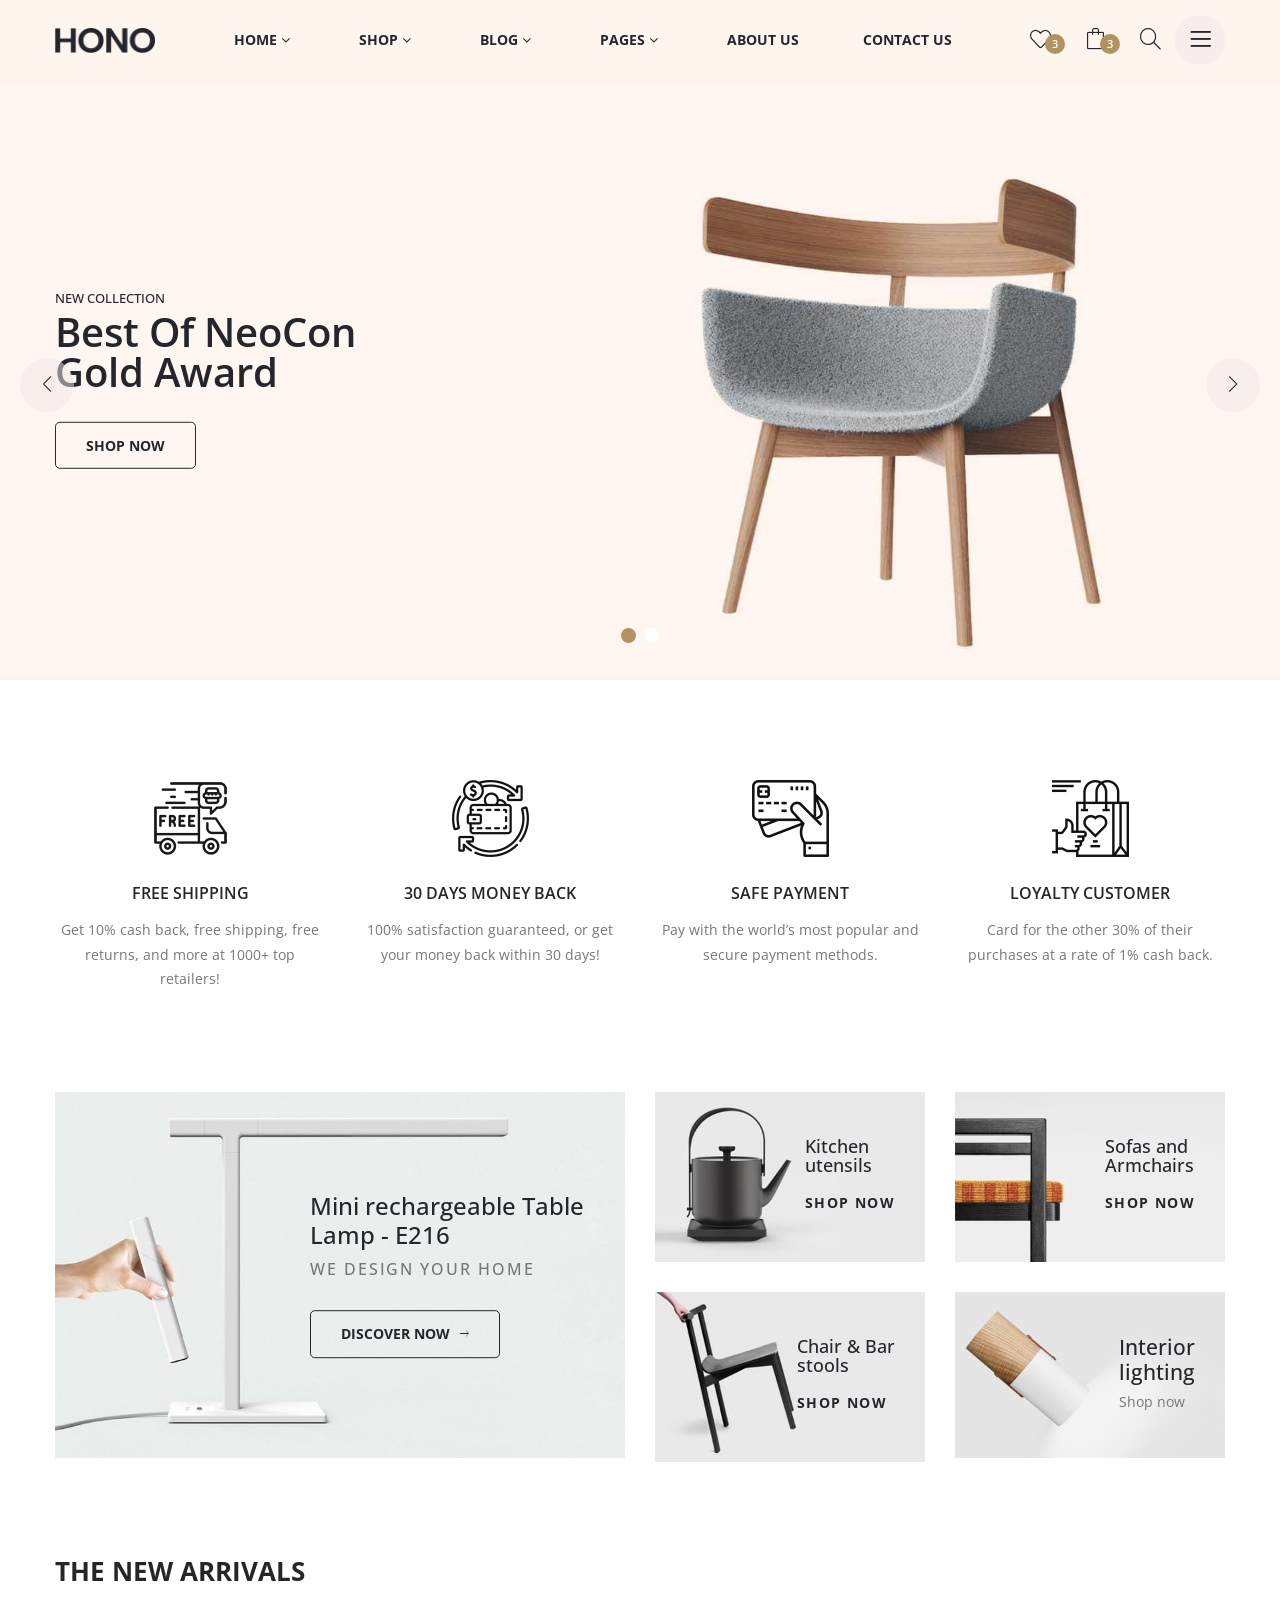
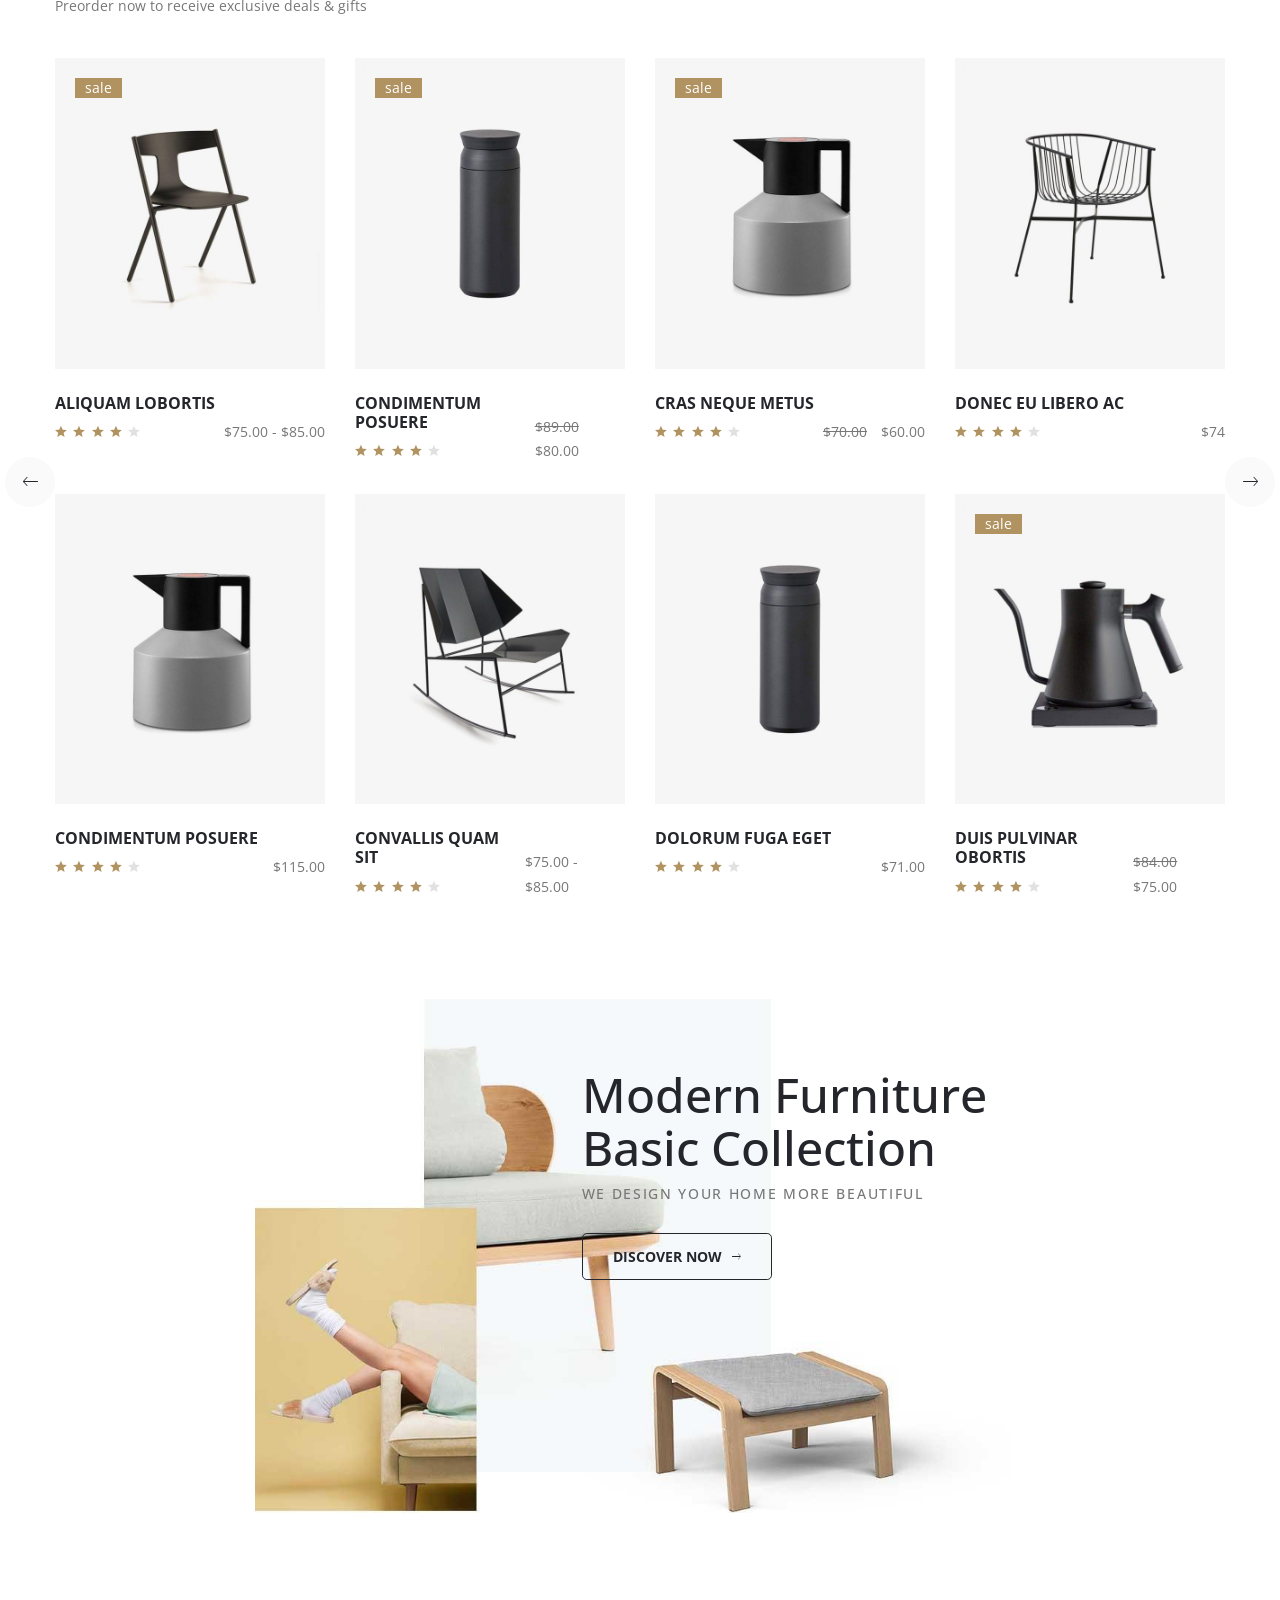
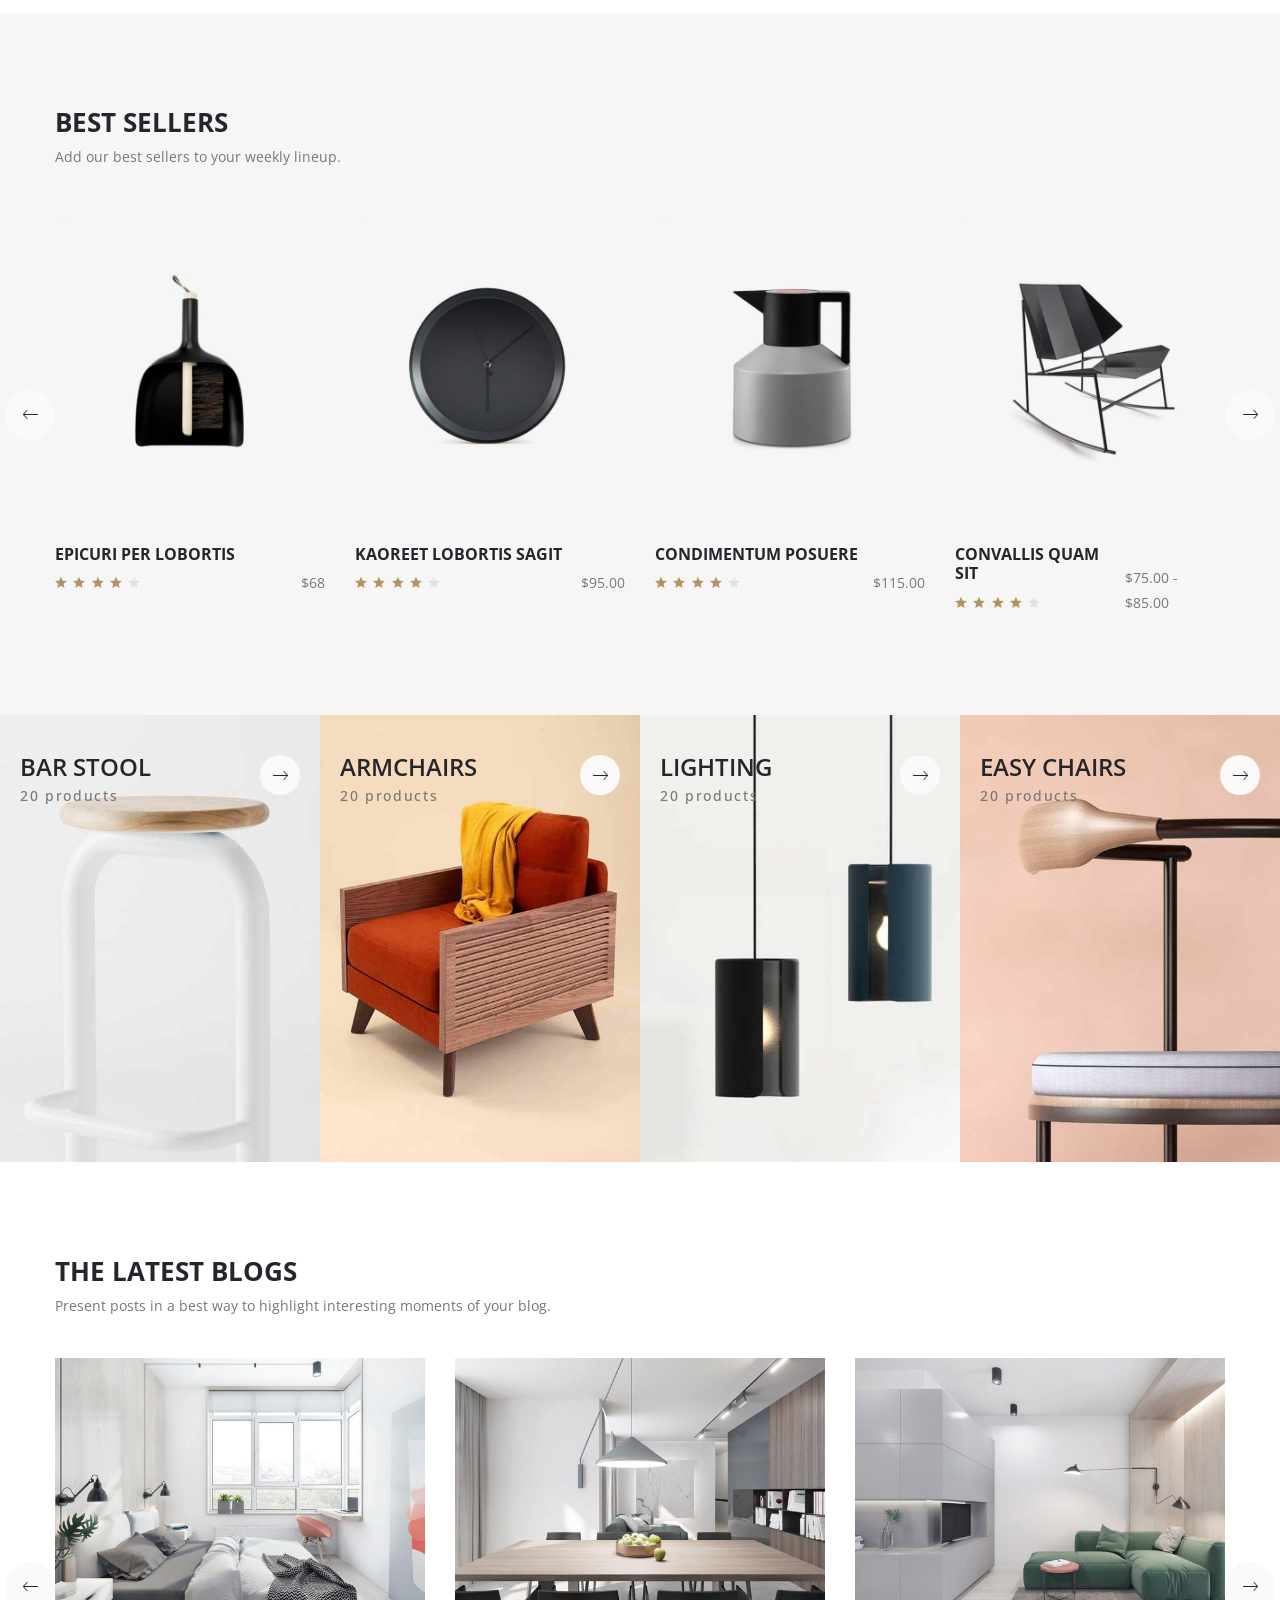
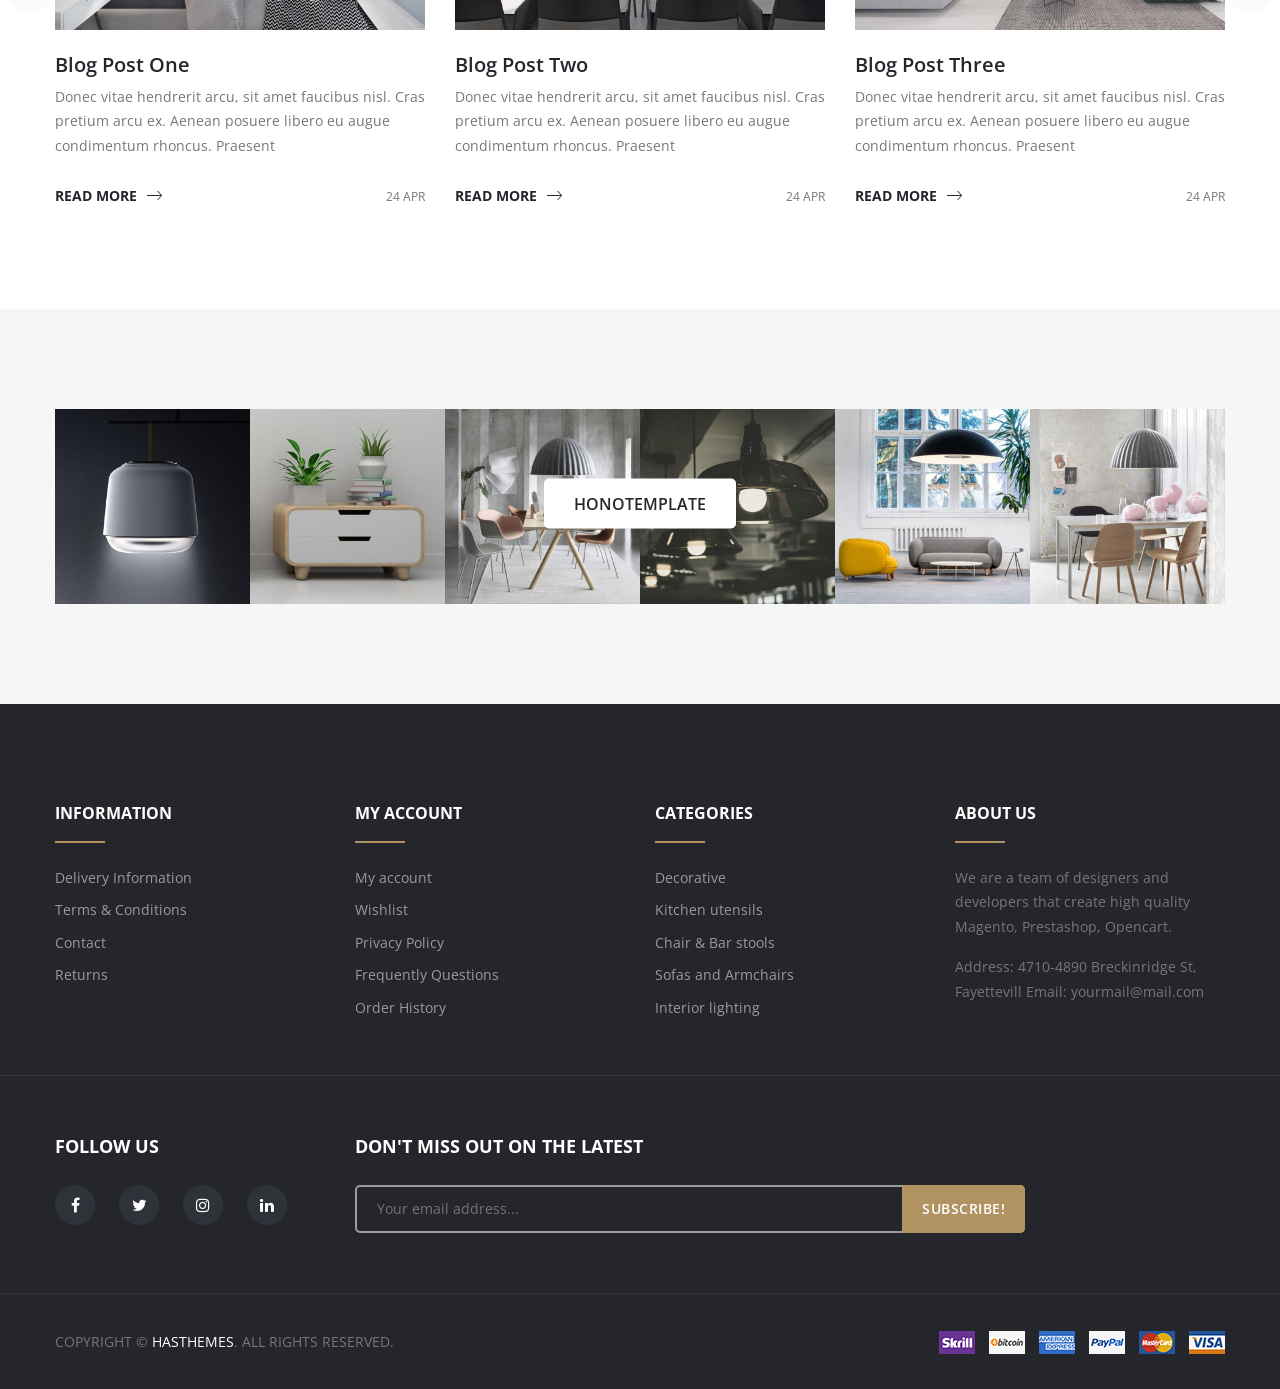
<file: public/shop-hono/index.html>
<!DOCTYPE html>
<html lang="zxx">

<!-- Mirrored from htmldemo.hasthemes.com/hono/hono/index.html by HTTrack Website Copier/3.x [XR&CO'2014], Wed, 06 Jan 2021 00:31:04 GMT -->
<!-- Added by HTTrack --><meta http-equiv="content-type" content="text/html;charset=UTF-8" /><!-- /Added by HTTrack -->
<head>
    <meta charset="UTF-8">
    <meta name="viewport" content="width=device-width, initial-scale=1.0" />
    
    <title>HONO - Multi Purpose HTML Template</title>
    
    <!-- ::::::::::::::Favicon icon::::::::::::::-->
    <link rel="shortcut icon" href="assets/images/favicon.ico" type="image/png">

    <!-- ::::::::::::::All CSS Files here :::::::::::::: -->
    <!-- Vendor CSS -->
    <!-- <link rel="stylesheet" href="assets/css/vendor/font-awesome.min.css">
    <link rel="stylesheet" href="assets/css/vendor/ionicons.css">
    <link rel="stylesheet" href="assets/css/vendor/simple-line-icons.css">
    <link rel="stylesheet" href="assets/css/vendor/jquery-ui.min.css"> -->

    <!-- Plugin CSS -->
    <!-- <link rel="stylesheet" href="assets/css/plugins/swiper-bundle.min.css">
    <link rel="stylesheet" href="assets/css/plugins/animate.min.css">
    <link rel="stylesheet" href="assets/css/plugins/nice-select.css">
    <link rel="stylesheet" href="assets/css/plugins/venobox.min.css">
    <link rel="stylesheet" href="assets/css/plugins/jquery.lineProgressbar.css">
    <link rel="stylesheet" href="assets/css/plugins/aos.min.css"> -->

    <!-- Main CSS -->
    <!-- <link rel="stylesheet" href="assets/sass/style.css"> -->

    <!-- Use the minified version files listed below for better performance and remove the files listed above -->
    <link rel="stylesheet" href="assets/css/vendor/vendor.min.css">
    <link rel="stylesheet" href="assets/css/plugins/plugins.min.css">
    <link rel="stylesheet" href="assets/css/style.min.css">

</head>
<body>
    <!-- Start Header Area -->
    <header class="header-section d-none d-xl-block">
        <div class="header-wrapper">
            <div class="header-bottom header-bottom-color--golden section-fluid sticky-header sticky-color--golden">
                <div class="container-fluid">
                    <div class="row">
                        <div class="col-12 d-flex align-items-center justify-content-between">
                             <!-- Start Header Logo -->
                            <div class="header-logo">
                                <div class="logo">
                                    <a href="index.html"><img src="assets/images/logo/logo_black.png" alt=""></a>
                                </div>
                            </div>
                            <!-- End Header Logo -->

                            <!-- Start Header Main Menu -->
                            <div class="main-menu menu-color--black menu-hover-color--golden">
                                <nav>
                                    <ul>
                                        <li class="has-dropdown">
                                            <a class="active main-menu-link" href="index.html">Home <i class="fa fa-angle-down"></i></a>
                                            <!-- Sub Menu -->
                                            <ul class="sub-menu">
                                                <li><a href="index.html">Home 1</a></li>
                                                <li><a href="index-2.html">Home 2</a></li>
                                                <li><a href="index-3.html">Home 3</a></li>
                                                <li><a href="index-4.html">Home 4</a></li>
                                            </ul>
                                        </li>
                                        <li class="has-dropdown has-megaitem">
                                            <a href="product-details-default.html">Shop <i class="fa fa-angle-down"></i></a>
                                            <!-- Mega Menu -->
                                            <div class="mega-menu">
                                                <ul class="mega-menu-inner">
                                                    <!-- Mega Menu Sub Link -->
                                                    <li class="mega-menu-item">
                                                        <a href="#" class="mega-menu-item-title">Shop Layouts</a>
                                                        <ul class="mega-menu-sub">
                                                            <li><a href="shop-grid-sidebar-left.html">Grid Left Sidebar</a></li>
                                                            <li><a href="shop-grid-sidebar-right.html">Grid Right Sidebar</a></li>
                                                            <li><a href="shop-full-width.html">Full Width</a></li>
                                                            <li><a href="shop-list-sidebar-left.html">List Left Sidebar</a></li>
                                                            <li><a href="shop-list-sidebar-right.html">List Right Sidebar</a></li>
                                                        </ul>
                                                    </li>
                                                    <!-- Mega Menu Sub Link -->
                                                    <li class="mega-menu-item">
                                                        <a href="#" class="mega-menu-item-title">Other Pages</a>
                                                        <ul class="mega-menu-sub">
                                                            <li><a href="cart.html">Cart</a></li>
                                                            <li><a href="empty-cart.html">Empty Cart</a></li>
                                                            <li><a href="wishlist.html">Wishlist</a></li>
                                                            <li><a href="compare.html">Compare</a></li>
                                                            <li><a href="checkout.html">Checkout</a></li>
                                                            <li><a href="login.html">Login</a></li>
                                                            <li><a href="my-account.html">My Account</a></li>
                                                        </ul>
                                                    </li>
                                                    <!-- Mega Menu Sub Link -->
                                                    <li class="mega-menu-item">
                                                        <a href="#" class="mega-menu-item-title">Product Types</a>
                                                        <ul class="mega-menu-sub">
                                                            <li><a href="product-details-default.html">Product Default</a></li>
                                                            <li><a href="product-details-variable.html">Product Variable</a></li>
                                                            <li><a href="product-details-affiliate.html">Product Referral</a></li>
                                                            <li><a href="product-details-group.html">Product Group</a></li>
                                                            <li><a href="product-details-single-slide.html">Product Slider</a></li>
                                                        </ul>
                                                    </li>
                                                    <!-- Mega Menu Sub Link -->
                                                    <li class="mega-menu-item">
                                                        <a href="#" class="mega-menu-item-title">Product Types</a>
                                                        <ul class="mega-menu-sub">
                                                            <li><a href="product-details-tab-left.html">Product Tab Left</a></li>
                                                            <li><a href="product-details-tab-right.html">Product Tab Right</a></li>
                                                            <li><a href="product-details-gallery-left.html">Product Gallery Left</a></li>
                                                            <li><a href="product-details-gallery-right.html">Product Gallery Right</a></li>
                                                            <li><a href="product-details-sticky-left.html">Product Sticky Left</a></li>
                                                            <li><a href="product-details-sticky-right.html">Product Sticky right</a></li>
                                                        </ul>
                                                    </li>
                                                </ul>
                                                <div class="menu-banner">
                                                    <a href="#" class="menu-banner-link">
                                                        <img class="menu-banner-img" src="assets/images/banner/menu-banner.jpg" alt="">
                                                    </a>
                                                </div>
                                            </div>
                                        </li>
                                        <li class="has-dropdown">
                                            <a href="blog-single-sidebar-left.html">Blog <i class="fa fa-angle-down"></i></a>
                                            <!-- Sub Menu -->
                                            <ul class="sub-menu">
                                                <li><a href="blog-grid-sidebar-left.html">Blog Grid Sidebar left</a></li>
                                                <li><a href="blog-grid-sidebar-right.html">Blog Grid Sidebar Right</a></li>
                                                <li><a href="blog-full-width.html">Blog Full Width</a></li>
                                                <li><a href="blog-list-sidebar-left.html">Blog List Sidebar Left</a></li>
                                                <li><a href="blog-list-sidebar-right.html">Blog List Sidebar Right</a></li>
                                                <li><a href="blog-single-sidebar-left.html">Blog Single Sidebar left</a></li>
                                                <li><a href="blog-single-sidebar-right.html">Blog Single Sidebar Right</a></li>
                                            </ul>
                                        </li>
                                        <li class="has-dropdown">
                                            <a href="#">Pages <i class="fa fa-angle-down"></i></a>
                                            <!-- Sub Menu -->
                                            <ul class="sub-menu">
                                                <li><a href="faq.html">Frequently Questions</a></li>
                                                <li><a href="privacy-policy.html">Privacy Policy</a></li>
                                                <li><a href="404.html">404 Page</a></li>
                                            </ul>
                                        </li>
                                        <li>
                                            <a href="about-us.html">About Us</a>
                                        </li>
                                        <li>
                                            <a href="contact-us.html">Contact Us</a>
                                        </li>
                                    </ul>
                                </nav>
                            </div> 
                            <!-- End Header Main Menu Start -->
                            
                            <!-- Start Header Action Link -->
                            <ul class="header-action-link action-color--black action-hover-color--golden">
                                <li>
                                    <a href="#offcanvas-wishlish" class="offcanvas-toggle">
                                        <i class="icon-heart"></i>
                                        <span class="item-count">3</span>
                                    </a>
                                </li>
                                <li>
                                    <a href="#offcanvas-add-cart" class="offcanvas-toggle">
                                        <i class="icon-bag"></i>
                                        <span class="item-count">3</span>
                                    </a>
                                </li>
                                <li>
                                    <a href="#search">
                                        <i class="icon-magnifier"></i>
                                    </a>
                                </li>
                                <li>
                                    <a href="#offcanvas-about" class="offacnvas offside-about offcanvas-toggle">
                                        <i class="icon-menu"></i>
                                    </a>
                                </li>
                            </ul>
                            <!-- End Header Action Link -->
                        </div>
                    </div>
                </div>
            </div>
        </div>
    </header>
    <!-- Start Header Area -->

    <!-- Start Mobile Header -->
    <div class="mobile-header mobile-header-bg-color--golden section-fluid d-lg-block d-xl-none">
        <div class="container">
            <div class="row">
                <div class="col-12 d-flex align-items-center justify-content-between">
                    <!-- Start Mobile Left Side -->
                    <div class="mobile-header-left">
                        <ul class="mobile-menu-logo">
                            <li>
                                <a href="index.html">
                                    <div class="logo">
                                        <img src="assets/images/logo/logo_black.png" alt="">
                                    </div>
                                </a>
                            </li>
                        </ul>
                    </div>
                     <!-- End Mobile Left Side -->

                     <!-- Start Mobile Right Side -->
                     <div class="mobile-right-side">
                        <ul class="header-action-link action-color--black action-hover-color--golden">
                            <li>
                                <a href="#search">
                                    <i class="icon-magnifier"></i>
                                </a>
                            </li>
                            <li>
                                <a href="#offcanvas-wishlish" class="offcanvas-toggle">
                                    <i class="icon-heart"></i>
                                    <span class="item-count">3</span>
                                </a>
                            </li>
                            <li>
                                <a href="#offcanvas-add-cart" class="offcanvas-toggle">
                                    <i class="icon-bag"></i>
                                    <span class="item-count">3</span>
                                </a>
                            </li>
                            <li>
                                <a href="#mobile-menu-offcanvas" class="offcanvas-toggle offside-menu">
                                    <i class="icon-menu"></i>
                                </a>
                            </li>
                        </ul>
                     </div>
                     <!-- End Mobile Right Side -->
                </div>
            </div>
        </div>
    </div>
    <!-- End Mobile Header -->

    <!--  Start Offcanvas Mobile Menu Section -->
    <div id="mobile-menu-offcanvas" class="offcanvas offcanvas-rightside offcanvas-mobile-menu-section">
        <!-- Start Offcanvas Header -->
        <div class="offcanvas-header text-right">
            <button class="offcanvas-close"><i class="ion-android-close"></i></button>
        </div> <!-- End Offcanvas Header -->
        <!-- Start Offcanvas Mobile Menu Wrapper -->
        <div class="offcanvas-mobile-menu-wrapper">
            <!-- Start Mobile Menu  -->
            <div class="mobile-menu-bottom">
                <!-- Start Mobile Menu Nav -->
                <div class="offcanvas-menu">
                    <ul>
                        <li>
                            <a href="#"><span>Home</span></a>
                            <ul class="mobile-sub-menu">
                                <li><a href="index.html">Home 1</a></li>
                                <li><a href="index-2.html">Home 2</a></li>
                                <li><a href="index-3.html">Home 3</a></li>
                                <li><a href="index-4.html">Home 4</a></li>
                            </ul>
                        </li>
                        <li>
                            <a href="#"><span>Shop</span></a>
                            <ul class="mobile-sub-menu">
                                <li>
                                    <a href="#">Shop Layout</a>
                                    <ul class="mobile-sub-menu">
                                        <li><a href="shop-grid-sidebar-left.html">Grid Left Sidebar</a></li>
                                        <li><a href="shop-grid-sidebar-right.html">Grid Right Sidebar</a></li>
                                        <li><a href="shop-full-width.html">Full Width</a></li>
                                        <li><a href="shop-list-sidebar-left.html">List Left Sidebar</a></li>
                                        <li><a href="shop-list-sidebar-right.html">List Right Sidebar</a></li>
                                    </ul>
                                </li>
                            </ul>
                            <ul class="mobile-sub-menu">
                                <li>
                                    <a href="#">Shop Pages</a>
                                    <ul class="mobile-sub-menu">
                                        <li><a href="cart.html">Cart</a></li>
                                        <li><a href="empty-cart.html">Empty Cart</a></li>
                                        <li><a href="wishlist.html">Wishlist</a></li>
                                        <li><a href="compare.html">Compare</a></li>
                                        <li><a href="checkout.html">Checkout</a></li>
                                        <li><a href="login.html">Login</a></li>
                                        <li><a href="my-account.html">My Account</a></li>
                                    </ul>
                                </li>
                            </ul>
                            <ul class="mobile-sub-menu">
                                <li>
                                    <a href="#">Product Single</a>
                                    <ul class="mobile-sub-menu">
                                        <li><a href="product-details-default.html">Product Default</a></li>
                                        <li><a href="product-details-variable.html">Product Variable</a></li>
                                        <li><a href="product-details-affiliate.html">Product Referral</a></li>
                                        <li><a href="product-details-group.html">Product Group</a></li>
                                        <li><a href="product-details-single-slide.html">Product Slider</a></li>
                                        <li><a href="product-details-tab-left.html">Product Tab Left</a></li>
                                        <li><a href="product-details-tab-right.html">Product Tab Right</a></li>
                                        <li><a href="product-details-gallery-left.html">Product Gallery Left</a></li>
                                        <li><a href="product-details-gallery-right.html">Product Gallery Right</a></li>
                                        <li><a href="product-details-sticky-left.html">Product Sticky Left</a></li>
                                        <li><a href="product-details-sticky-right.html">Product Sticky right</a></li>
                                    </ul>
                                </li>
                            </ul>
                        </li>
                        <li>
                            <a href="#"><span>Blogs</span></a>
                            <ul class="mobile-sub-menu">
                                <li>
                                    <a href="#">Blog Grid</a>
                                    <ul class="mobile-sub-menu">
                                        <li><a href="blog-grid-sidebar-left.html">Blog Grid Sidebar left</a></li>
                                        <li><a href="blog-grid-sidebar-right.html">Blog Grid Sidebar Right</a></li>
                                    </ul>
                                </li>
                                <li>
                                    <a href="blog-full-width.html">Blog Full Width</a>
                                </li>
                                <li>
                                    <a href="#">Blog List</a>
                                    <ul class="mobile-sub-menu">
                                        <li><a href="blog-list-sidebar-left.html">Blog List Sidebar left</a></li>
                                        <li><a href="blog-list-sidebar-right.html">Blog List Sidebar Right</a></li>
                                    </ul>
                                </li>
                                <li>
                                    <a href="#">Blog Single</a>
                                    <ul class="mobile-sub-menu">
                                        <li><a href="blog-single-sidebar-left.html">Blog Single Sidebar left</a></li>
                                        <li><a href="blog-single-sidebar-right.html">Blog Single Sidebar Right</a></li>
                                    </ul>
                                </li>
                            </ul>
                        </li>
                        <li>
                            <a href="#"><span>Pages</span></a>
                            <ul class="mobile-sub-menu">
                                <li><a href="faq.html">Frequently Questions</a></li>
                                <li><a href="privacy-policy.html">Privacy Policy</a></li>
                                <li><a href="404.html">404 Page</a></li>
                            </ul>
                        </li>
                        <li><a href="about-us.html">About Us</a></li>
                        <li><a href="contact-us.html">Contact Us</a></li>
                    </ul>
                </div> <!-- End Mobile Menu Nav -->
            </div> <!-- End Mobile Menu -->

            <!-- Start Mobile contact Info -->
            <div class="mobile-contact-info">
                <div class="logo">
                  <a href="index.html"><img src="assets/images/logo/logo_white.png" alt=""></a>  
                </div>

                <address class="address">
                    <span>Address: 4710-4890 Breckinridge St, Fayettevill</span> 
                    <span>Call Us: (+800) 345 678, (+800) 123 456</span> 
                    <span>Email: yourmail@mail.com</span>    
                </address>

                <ul class="social-link">
                    <li><a href="#"><i class="fa fa-facebook"></i></a></li>
                    <li><a href="#"><i class="fa fa-twitter"></i></a></li>
                    <li><a href="#"><i class="fa fa-instagram"></i></a></li>
                    <li><a href="#"><i class="fa fa-linkedin"></i></a></li>
                </ul>

                <ul class="user-link">
                    <li><a href="wishlist.html">Wishlist</a></li>
                    <li><a href="cart.html">Cart</a></li>
                    <li><a href="checkout.html">Checkout</a></li>
                </ul>
            </div>
            <!-- End Mobile contact Info -->

        </div> <!-- End Offcanvas Mobile Menu Wrapper -->
    </div> <!-- ...:::: End Offcanvas Mobile Menu Section:::... -->

    <!-- Start Offcanvas Mobile Menu Section -->
    <div id="offcanvas-about" class="offcanvas offcanvas-rightside offcanvas-mobile-about-section">
        <!-- Start Offcanvas Header -->
        <div class="offcanvas-header text-right">
            <button class="offcanvas-close"><i class="ion-android-close"></i></button>
        </div> <!-- End Offcanvas Header -->
        <!-- Start Offcanvas Mobile Menu Wrapper -->
            <!-- Start Mobile contact Info -->
            <div class="mobile-contact-info">
                <div class="logo">
                  <a href="index.html"><img src="assets/images/logo/logo_white.png" alt=""></a>  
                </div>

                <address class="address">
                    <span>Address: 4710-4890 Breckinridge St, Fayettevill</span> 
                    <span>Call Us: (+800) 345 678, (+800) 123 456</span> 
                    <span>Email: yourmail@mail.com</span>    
                </address>

                <ul class="social-link">
                    <li><a href="#"><i class="fa fa-facebook"></i></a></li>
                    <li><a href="#"><i class="fa fa-twitter"></i></a></li>
                    <li><a href="#"><i class="fa fa-instagram"></i></a></li>
                    <li><a href="#"><i class="fa fa-linkedin"></i></a></li>
                </ul>

                <ul class="user-link">
                    <li><a href="wishlist.html">Wishlist</a></li>
                    <li><a href="cart.html">Cart</a></li>
                    <li><a href="checkout.html">Checkout</a></li>
                </ul>
            </div>
            <!-- End Mobile contact Info -->
    </div> <!-- ...:::: End Offcanvas Mobile Menu Section:::... -->

    <!-- Start Offcanvas Addcart Section -->
    <div id="offcanvas-add-cart" class="offcanvas offcanvas-rightside offcanvas-add-cart-section">
        <!-- Start Offcanvas Header -->
        <div class="offcanvas-header text-right">
            <button class="offcanvas-close"><i class="ion-android-close"></i></button>
        </div> <!-- End Offcanvas Header -->

        <!-- Start  Offcanvas Addcart Wrapper -->
        <div class="offcanvas-add-cart-wrapper">
            <h4 class="offcanvas-title">Shopping Cart</h4>
            <ul class="offcanvas-cart">
                <li class="offcanvas-cart-item-single">
                    <div class="offcanvas-cart-item-block">
                        <a href="#" class="offcanvas-cart-item-image-link">
                            <img src="assets/images/product/default/home-1/default-1.jpg" alt="" class="offcanvas-cart-image">
                        </a>
                        <div class="offcanvas-cart-item-content">
                            <a href="#" class="offcanvas-cart-item-link">Car Wheel</a>
                            <div class="offcanvas-cart-item-details">
                                <span class="offcanvas-cart-item-details-quantity">1 x </span>
                                <span class="offcanvas-cart-item-details-price">$49.00</span>
                            </div>
                        </div>
                    </div>
                    <div class="offcanvas-cart-item-delete text-right">
                        <a href="#" class="offcanvas-cart-item-delete"><i class="fa fa-trash-o"></i></a>
                    </div>
                </li>
                <li class="offcanvas-cart-item-single">
                    <div class="offcanvas-cart-item-block">
                        <a href="#" class="offcanvas-cart-item-image-link">
                            <img src="assets/images/product/default/home-2/default-1.jpg" alt="" class="offcanvas-cart-image">
                        </a>
                        <div class="offcanvas-cart-item-content">
                            <a href="#" class="offcanvas-cart-item-link">Car Vails</a>
                            <div class="offcanvas-cart-item-details">
                                <span class="offcanvas-cart-item-details-quantity">3 x </span>
                                <span class="offcanvas-cart-item-details-price">$500.00</span>
                            </div>
                        </div>
                    </div>
                    <div class="offcanvas-cart-item-delete text-right">
                        <a href="#" class="offcanvas-cart-item-delete"><i class="fa fa-trash-o"></i></a>
                    </div>
                </li>
                <li class="offcanvas-cart-item-single">
                    <div class="offcanvas-cart-item-block">
                        <a href="#" class="offcanvas-cart-item-image-link">
                            <img src="assets/images/product/default/home-3/default-1.jpg" alt="" class="offcanvas-cart-image">
                        </a>
                        <div class="offcanvas-cart-item-content">
                            <a href="#" class="offcanvas-cart-item-link">Shock Absorber</a>
                            <div class="offcanvas-cart-item-details">
                                <span class="offcanvas-cart-item-details-quantity">1 x </span>
                                <span class="offcanvas-cart-item-details-price">$350.00</span>
                            </div>
                        </div>
                    </div>
                    <div class="offcanvas-cart-item-delete text-right">
                        <a href="#" class="offcanvas-cart-item-delete"><i class="fa fa-trash-o"></i></a>
                    </div>
                </li>
            </ul>
            <div class="offcanvas-cart-total-price">
                <span class="offcanvas-cart-total-price-text">Subtotal:</span>
                <span class="offcanvas-cart-total-price-value">$170.00</span>
            </div>
            <ul class="offcanvas-cart-action-button">
                <li><a href="cart.html" class="btn btn-block btn-golden">View Cart</a></li>
                <li><a href="compare.html" class=" btn btn-block btn-golden mt-5">Checkout</a></li>
            </ul>
        </div> <!-- End  Offcanvas Addcart Wrapper -->

    </div> <!-- End  Offcanvas Addcart Section -->

    <!-- Start Offcanvas Mobile Menu Section -->
    <div id="offcanvas-wishlish" class="offcanvas offcanvas-rightside offcanvas-add-cart-section">
        <!-- Start Offcanvas Header -->
        <div class="offcanvas-header text-right">
            <button class="offcanvas-close"><i class="ion-android-close"></i></button>
        </div> <!-- ENd Offcanvas Header -->

        <!-- Start Offcanvas Mobile Menu Wrapper -->
        <div class="offcanvas-wishlist-wrapper">
            <h4 class="offcanvas-title">Wishlist</h4>
            <ul class="offcanvas-wishlist">
                <li class="offcanvas-wishlist-item-single">
                    <div class="offcanvas-wishlist-item-block">
                        <a href="#" class="offcanvas-wishlist-item-image-link">
                            <img src="assets/images/product/default/home-1/default-1.jpg" alt="" class="offcanvas-wishlist-image">
                        </a>
                        <div class="offcanvas-wishlist-item-content">
                            <a href="#" class="offcanvas-wishlist-item-link">Car Wheel</a>
                            <div class="offcanvas-wishlist-item-details">
                                <span class="offcanvas-wishlist-item-details-quantity">1 x </span>
                                <span class="offcanvas-wishlist-item-details-price">$49.00</span>
                            </div>
                        </div>
                    </div>
                    <div class="offcanvas-wishlist-item-delete text-right">
                        <a href="#" class="offcanvas-wishlist-item-delete"><i class="fa fa-trash-o"></i></a>
                    </div>
                </li>
                <li class="offcanvas-wishlist-item-single">
                    <div class="offcanvas-wishlist-item-block">
                        <a href="#" class="offcanvas-wishlist-item-image-link">
                            <img src="assets/images/product/default/home-2/default-1.jpg" alt="" class="offcanvas-wishlist-image">
                        </a>
                        <div class="offcanvas-wishlist-item-content">
                            <a href="#" class="offcanvas-wishlist-item-link">Car Vails</a>
                            <div class="offcanvas-wishlist-item-details">
                                <span class="offcanvas-wishlist-item-details-quantity">3 x </span>
                                <span class="offcanvas-wishlist-item-details-price">$500.00</span>
                            </div>
                        </div>
                    </div>
                    <div class="offcanvas-wishlist-item-delete text-right">
                        <a href="#" class="offcanvas-wishlist-item-delete"><i class="fa fa-trash-o"></i></a>
                    </div>
                </li>
                <li class="offcanvas-wishlist-item-single">
                    <div class="offcanvas-wishlist-item-block">
                        <a href="#" class="offcanvas-wishlist-item-image-link">
                            <img src="assets/images/product/default/home-3/default-1.jpg" alt="" class="offcanvas-wishlist-image">
                        </a>
                        <div class="offcanvas-wishlist-item-content">
                            <a href="#" class="offcanvas-wishlist-item-link">Shock Absorber</a>
                            <div class="offcanvas-wishlist-item-details">
                                <span class="offcanvas-wishlist-item-details-quantity">1 x </span>
                                <span class="offcanvas-wishlist-item-details-price">$350.00</span>
                            </div>
                        </div>
                    </div>
                    <div class="offcanvas-wishlist-item-delete text-right">
                        <a href="#" class="offcanvas-wishlist-item-delete"><i class="fa fa-trash-o"></i></a>
                    </div>
                </li>
            </ul>
            <ul class="offcanvas-wishlist-action-button">
                <li><a href="#" class="btn btn-block btn-golden">View wishlist</a></li>
            </ul>
        </div> <!-- End Offcanvas Mobile Menu Wrapper -->

    </div> <!-- End Offcanvas Mobile Menu Section -->

    <!-- Start Offcanvas Search Bar Section -->
    <div id="search" class="search-modal">
        <button type="button" class="close">×</button>
        <form>
            <input type="search" placeholder="type keyword(s) here" />
            <button type="submit" class="btn btn-lg btn-golden">Search</button>
        </form>
    </div>
    <!-- End Offcanvas Search Bar Section -->

    <!-- Offcanvas Overlay -->
    <div class="offcanvas-overlay"></div>

    <!-- Start Hero Slider Section-->
    <div class="hero-slider-section">
        <!-- Slider main container -->
        <div class="hero-slider-active swiper-container">
            <!-- Additional required wrapper -->
            <div class="swiper-wrapper">
                <!-- Start Hero Single Slider Item -->
                <div class="hero-single-slider-item swiper-slide">
                    <!-- Hero Slider Image -->
                    <div class="hero-slider-bg">
                        <img src="assets/images/hero-slider/home-1/hero-slider-1.jpg" alt="">
                    </div>
                    <!-- Hero Slider Content -->
                    <div class="hero-slider-wrapper">
                        <div class="container">
                            <div class="row">
                                <div class="col-auto">
                                    <div class="hero-slider-content">
                                        <h4 class="subtitle">New collection</h4>
                                        <h2 class="title">Best Of NeoCon <br> Gold Award </h2>
                                        <a href="product-details-default.html" class="btn btn-lg btn-outline-golden">shop now </a>
                                    </div>
                                </div>
                            </div>
                        </div>
                    </div>
                </div> <!-- End Hero Single Slider Item -->
                <!-- Start Hero Single Slider Item -->
                <div class="hero-single-slider-item swiper-slide">
                    <!-- Hero Slider Image -->
                    <div class="hero-slider-bg">
                        <img src="assets/images/hero-slider/home-1/hero-slider-2.jpg" alt="">
                    </div>
                    <!-- Hero Slider Content -->
                    <div class="hero-slider-wrapper">
                        <div class="container">
                            <div class="row">
                                <div class="col-auto">
                                    <div class="hero-slider-content">
                                        <h4 class="subtitle">New collection</h4>
                                        <h2 class="title">Luxy Chairs <br> Design Award </h2>
                                        <a href="product-details-default.html" class="btn btn-lg btn-outline-golden">shop now </a>
                                    </div>
                                </div>
                            </div>
                        </div>
                    </div>
                </div> <!-- End Hero Single Slider Item -->
            </div>

            <!-- If we need pagination -->
            <div class="swiper-pagination active-color-golden"></div>

            <!-- If we need navigation buttons -->
            <div class="swiper-button-prev d-none d-lg-block"></div>
            <div class="swiper-button-next d-none d-lg-block"></div>
        </div>
    </div> 
    <!-- End Hero Slider Section-->
    
    <!-- Start Service Section -->
    <div class="service-promo-section section-top-gap-100">
        <div class="service-wrapper">
            <div class="container">
                <div class="row">
                    <!-- Start Service Promo Single Item -->
                    <div class="col-lg-3 col-sm-6 col-12">
                        <div class="service-promo-single-item" data-aos="fade-up"  data-aos-delay="0">
                           <div class="image">
                                <img src="assets/images/icons/service-promo-1.png" alt="">
                           </div>
                            <div class="content">
                                <h6 class="title">FREE SHIPPING</h6>
                                <p>Get 10% cash back, free shipping, free returns, and more at 1000+ top retailers!</p>
                            </div>
                        </div>
                    </div>
                    <!-- End Service Promo Single Item -->
                    <!-- Start Service Promo Single Item -->
                    <div class="col-lg-3 col-sm-6 col-12">
                        <div class="service-promo-single-item" data-aos="fade-up"  data-aos-delay="200">
                           <div class="image">
                                <img src="assets/images/icons/service-promo-2.png" alt="">
                           </div>
                            <div class="content">
                                <h6 class="title">30 DAYS MONEY BACK</h6>
                                <p>100% satisfaction guaranteed, or get your money back within 30 days!</p>
                            </div>
                        </div>
                    </div>
                    <!-- End Service Promo Single Item -->
                    <!-- Start Service Promo Single Item -->
                    <div class="col-lg-3 col-sm-6 col-12">
                        <div class="service-promo-single-item" data-aos="fade-up"  data-aos-delay="400">
                           <div class="image">
                                <img src="assets/images/icons/service-promo-3.png" alt="">
                           </div>
                            <div class="content">
                                <h6 class="title">SAFE PAYMENT</h6>
                                <p>Pay with the world’s most popular and secure payment methods.</p>
                            </div>
                        </div>
                    </div>
                    <!-- End Service Promo Single Item -->
                    <!-- Start Service Promo Single Item -->
                    <div class="col-lg-3 col-sm-6 col-12">
                        <div class="service-promo-single-item" data-aos="fade-up"  data-aos-delay="600">
                           <div class="image">
                                <img src="assets/images/icons/service-promo-4.png" alt="">
                           </div>
                            <div class="content">
                                <h6 class="title">LOYALTY CUSTOMER</h6>
                                <p>Card for the other 30% of their purchases at a rate of 1% cash back.</p>
                            </div>
                        </div>
                    </div>
                    <!-- End Service Promo Single Item -->
                </div>
            </div>
        </div>
    </div>
    <!-- End Service Section -->

    <!-- Start Banner Section -->
    <div class="banner-section section-top-gap-100 section-fluid">
        <div class="banner-wrapper">
            <div class="container-fluid">
                <div class="row mb-n6">
                   
                    <div class="col-lg-6 col-12 mb-6">
                         <!-- Start Banner Single Item -->
                        <div class="banner-single-item banner-style-1 banner-animation img-responsive" data-aos="fade-up"  data-aos-delay="0">
                            <div class="image">
                                <img src="assets/images/banner/banner-style-1-img-1.jpg" alt="">
                            </div>
                            <div class="content">
                                <h4 class="title">Mini rechargeable
                                    Table Lamp - E216</h4>
                                <h5 class="sub-title">We design your home</h5>
                                <a href="product-details-default.html" class="btn btn-lg btn-outline-golden icon-space-left"><span class="d-flex align-items-center">discover now <i class="ion-ios-arrow-thin-right"></i></span></a>
                            </div>
                        </div> 
                        <!-- End Banner Single Item -->
                    </div>
                    
                    <div class="col-lg-6 col-12 mb-6">
                        <div class="row mb-n6">
                            <!-- Start Banner Single Item -->
                            <div class="col-lg-6 col-sm-6 mb-6">
                                <div class="banner-single-item banner-style-2 banner-animation img-responsive" data-aos="fade-up"  data-aos-delay="0">
                                    <div class="image">
                                        <img src="assets/images/banner/banner-style-2-img-1.jpg" alt="">
                                    </div>
                                    <div class="content">
                                        <h4 class="title">Kitchen <br>
                                            utensils</h4>
                                        <a href="product-details-default.html" class="link-text"><span>Shop now</span></a>
                                    </div>
                                </div>
                            </div>
                            <!-- End Banner Single Item -->
                            <!-- Start Banner Single Item -->
                            <div class="col-lg-6 col-sm-6 mb-6">
                                <div class="banner-single-item banner-style-2 banner-animation img-responsive" data-aos="fade-up"  data-aos-delay="200">
                                    <div class="image">
                                        <img src="assets/images/banner/banner-style-2-img-2.jpg" alt="">
                                    </div>
                                    <div class="content">
                                        <h4 class="title">Sofas and <br>
                                            Armchairs</h4>
                                        <a href="product-details-default.html" class="link-text"><span>Shop now</span></a>
                                    </div>
                                </div>
                            </div>
                            <!-- End Banner Single Item -->
                            <!-- Start Banner Single Item -->
                            <div class="col-lg-6 col-sm-6 mb-6">
                                <div class="banner-single-item banner-style-2 banner-animation img-responsive" data-aos="fade-up"  data-aos-delay="0">
                                    <div class="image">
                                        <img src="assets/images/banner/banner-style-2-img-3.jpg" alt="">
                                    </div>
                                    <div class="content">
                                        <h4 class="title">Chair & Bar<br>
                                            stools</h4>
                                        <a href="product-details-default.html" class="link-text"><span>Shop now</span></a>
                                    </div>
                                </div>
                            </div>
                            <!-- End Banner Single Item -->
                            <!-- Start Banner Single Item -->
                            <div class="col-lg-6 col-sm-6 mb-6">
                                <div class="banner-single-item banner-style-2 banner-animation img-responsive" data-aos="fade-up"  data-aos-delay="200">
                                    <div class="image">
                                        <img src="assets/images/banner/banner-style-2-img-4.jpg" alt="">
                                    </div>
                                    <div class="content">
                                        <h4>Interior <br> 
                                            lighting</h4>
                                        <a href="product-details-default.html"><span>Shop now</span></a>
                                    </div>
                                </div>
                            </div>
                            <!-- End Banner Single Item -->
                        </div>
                    </div>
                </div>
                
            </div>
        </div>
    </div>
    <!-- End Banner Section -->

    <!-- Start Product Default Slider Section -->
    <div class="product-default-slider-section section-top-gap-100 section-fluid">
        <!-- Start Section Content Text Area -->
        <div class="section-title-wrapper" data-aos="fade-up"  data-aos-delay="0">
            <div class="container">
                <div class="row">
                    <div class="col-12">
                        <div class="section-content-gap">
                            <div class="secton-content">
                                <h3 class="section-title">THE NEW ARRIVALS</h3>
                                <p>Preorder now to receive exclusive deals & gifts</p>
                            </div>
                        </div>
                    </div>
                </div>
            </div>
        </div>
        <!-- Start Section Content Text Area -->
        <div class="product-wrapper" data-aos="fade-up"  data-aos-delay="200">
            <div class="container">
                <div class="row">
                    <div class="col-12">
                        <div class="product-slider-default-2rows default-slider-nav-arrow">
                            <!-- Slider main container -->
                            <div class="swiper-container product-default-slider-4grid-2row">
                                <!-- Additional required wrapper -->
                                <div class="swiper-wrapper">
                                    <!-- Start Product Default Single Item -->
                                    <div class="product-default-single-item product-color--golden swiper-slide">
                                        <div class="image-box">
                                            <a href="product-details-default.html" class="image-link">
                                                <img src="assets/images/product/default/home-1/default-1.jpg" alt="">
                                                <img src="assets/images/product/default/home-1/default-2.jpg" alt="">
                                            </a>
                                            <div class="tag">
                                                <span>sale</span>
                                            </div>
                                            <div class="action-link">
                                                <div class="action-link-left">
                                                    <a href="#" data-bs-toggle="modal" data-bs-target="#modalAddcart">Add to Cart</a>
                                                </div>
                                                <div class="action-link-right">
                                                    <a href="#" data-bs-toggle="modal" data-bs-target="#modalQuickview"><i class="icon-magnifier"></i></a>
                                                    <a href="wishlist.html"><i class="icon-heart"></i></a>
                                                    <a href="compare.html"><i class="icon-shuffle"></i></a>
                                                </div>
                                            </div>
                                        </div>
                                        <div class="content">
                                            <div class="content-left">
                                                <h6 class="title"><a href="product-details-default.html">Aliquam lobortis</a></h6>
                                                <ul class="review-star">
                                                    <li class="fill"><i class="ion-android-star"></i></li>
                                                    <li class="fill"><i class="ion-android-star"></i></li>
                                                    <li class="fill"><i class="ion-android-star"></i></li>
                                                    <li class="fill"><i class="ion-android-star"></i></li>
                                                    <li class="empty"><i class="ion-android-star"></i></li>
                                                </ul>
                                            </div>
                                            <div class="content-right">
                                                <span class="price">$75.00 - $85.00</span>
                                            </div>

                                        </div>
                                    </div>
                                    <!-- End Product Default Single Item -->
                                    <!-- Start Product Default Single Item -->
                                    <div class="product-default-single-item product-color--golden swiper-slide">
                                        <div class="image-box">
                                            <a href="product-details-default.html" class="image-link">
                                                <img src="assets/images/product/default/home-1/default-3.jpg" alt="">
                                                <img src="assets/images/product/default/home-1/default-4.jpg" alt="">
                                            </a>
                                            <div class="tag">
                                                <span>sale</span>
                                            </div>
                                            <div class="action-link">
                                                <div class="action-link-left">
                                                    <a href="#" data-bs-toggle="modal" data-bs-target="#modalAddcart">Add to Cart</a>
                                                </div>
                                                <div class="action-link-right">
                                                    <a href="#" data-bs-toggle="modal" data-bs-target="#modalQuickview"><i class="icon-magnifier"></i></a>
                                                    <a href="wishlist.html"><i class="icon-heart"></i></a>
                                                    <a href="compare.html"><i class="icon-shuffle"></i></a>
                                                </div>
                                            </div>
                                        </div>
                                        <div class="content">
                                            <div class="content-left">
                                                <h6 class="title"><a href="product-details-default.html">Condimentum posuere</a></h6>
                                                <ul class="review-star">
                                                    <li class="fill"><i class="ion-android-star"></i></li>
                                                    <li class="fill"><i class="ion-android-star"></i></li>
                                                    <li class="fill"><i class="ion-android-star"></i></li>
                                                    <li class="fill"><i class="ion-android-star"></i></li>
                                                    <li class="empty"><i class="ion-android-star"></i></li>
                                                </ul>
                                            </div>
                                            <div class="content-right">
                                                <span class="price"><del>$89.00</del> $80.00</span>
                                            </div>

                                        </div>
                                    </div>
                                    <!-- End Product Default Single Item -->
                                    <!-- Start Product Default Single Item -->
                                    <div class="product-default-single-item product-color--golden swiper-slide">
                                        <div class="image-box">
                                            <a href="product-details-default.html" class="image-link">
                                                <img src="assets/images/product/default/home-1/default-5.jpg" alt="">
                                                <img src="assets/images/product/default/home-1/default-6.jpg" alt="">
                                            </a>
                                            <div class="tag">
                                                <span>sale</span>
                                            </div>
                                            <div class="action-link">
                                                <div class="action-link-left">
                                                    <a href="#" data-bs-toggle="modal" data-bs-target="#modalAddcart">Add to Cart</a>
                                                </div>
                                                <div class="action-link-right">
                                                    <a href="#" data-bs-toggle="modal" data-bs-target="#modalQuickview"><i class="icon-magnifier"></i></a>
                                                    <a href="wishlist.html"><i class="icon-heart"></i></a>
                                                    <a href="compare.html"><i class="icon-shuffle"></i></a>
                                                </div>
                                            </div>
                                        </div>
                                        <div class="content">
                                            <div class="content-left">
                                                <h6 class="title"><a href="product-details-default.html">Cras neque metus</a></h6>
                                                <ul class="review-star">
                                                    <li class="fill"><i class="ion-android-star"></i></li>
                                                    <li class="fill"><i class="ion-android-star"></i></li>
                                                    <li class="fill"><i class="ion-android-star"></i></li>
                                                    <li class="fill"><i class="ion-android-star"></i></li>
                                                    <li class="empty"><i class="ion-android-star"></i></li>
                                                </ul>
                                            </div>
                                            <div class="content-right">
                                                <span class="price"><del>$70.00</del> $60.00</span>
                                            </div>

                                        </div>
                                    </div>
                                    <!-- End Product Default Single Item -->
                                    <!-- Start Product Default Single Item -->
                                    <div class="product-default-single-item product-color--golden swiper-slide">
                                        <div class="image-box">
                                            <a href="product-details-default.html" class="image-link">
                                                <img src="assets/images/product/default/home-1/default-7.jpg" alt="">
                                                <img src="assets/images/product/default/home-1/default-8.jpg" alt="">
                                            </a>
                                            <div class="action-link">
                                                <div class="action-link-left">
                                                    <a href="#" data-bs-toggle="modal" data-bs-target="#modalAddcart">Add to Cart</a>
                                                </div>
                                                <div class="action-link-right">
                                                    <a href="#" data-bs-toggle="modal" data-bs-target="#modalQuickview"><i class="icon-magnifier"></i></a>
                                                    <a href="wishlist.html"><i class="icon-heart"></i></a>
                                                    <a href="compare.html"><i class="icon-shuffle"></i></a>
                                                </div>
                                            </div>
                                        </div>
                                        <div class="content">
                                            <div class="content-left">
                                                <h6 class="title"><a href="product-details-default.html">Donec eu libero ac</a></h6>
                                                <ul class="review-star">
                                                    <li class="fill"><i class="ion-android-star"></i></li>
                                                    <li class="fill"><i class="ion-android-star"></i></li>
                                                    <li class="fill"><i class="ion-android-star"></i></li>
                                                    <li class="fill"><i class="ion-android-star"></i></li>
                                                    <li class="empty"><i class="ion-android-star"></i></li>
                                                </ul>
                                            </div>
                                            <div class="content-right">
                                                <span class="price">$74</span>
                                            </div>

                                        </div>
                                    </div>
                                    <!-- End Product Default Single Item -->
                                    <!-- Start Product Default Single Item -->
                                    <div class="product-default-single-item product-color--golden swiper-slide">
                                        <div class="image-box">
                                            <a href="product-details-default.html" class="image-link">
                                                <img src="assets/images/product/default/home-1/default-9.jpg" alt="">
                                                <img src="assets/images/product/default/home-1/default-10.jpg" alt="">
                                            </a>
                                            <div class="action-link">
                                                <div class="action-link-left">
                                                    <a href="#" data-bs-toggle="modal" data-bs-target="#modalAddcart">Add to Cart</a>
                                                </div>
                                                <div class="action-link-right">
                                                    <a href="#" data-bs-toggle="modal" data-bs-target="#modalQuickview"><i class="icon-magnifier"></i></a>
                                                    <a href="wishlist.html"><i class="icon-heart"></i></a>
                                                    <a href="compare.html"><i class="icon-shuffle"></i></a>
                                                </div>
                                            </div>
                                        </div>
                                        <div class="content">
                                            <div class="content-left">
                                                <h6 class="title"><a href="product-details-default.html">Epicuri per lobortis</a></h6>
                                                <ul class="review-star">
                                                    <li class="fill"><i class="ion-android-star"></i></li>
                                                    <li class="fill"><i class="ion-android-star"></i></li>
                                                    <li class="fill"><i class="ion-android-star"></i></li>
                                                    <li class="fill"><i class="ion-android-star"></i></li>
                                                    <li class="empty"><i class="ion-android-star"></i></li>
                                                </ul>
                                            </div>
                                            <div class="content-right">
                                                <span class="price">$68</span>
                                            </div>

                                        </div>
                                    </div>
                                    <!-- End Product Default Single Item -->
                                    <!-- Start Product Default Single Item -->
                                    <div class="product-default-single-item product-color--golden swiper-slide">
                                        <div class="image-box">
                                            <a href="product-details-default.html" class="image-link">
                                                <img src="assets/images/product/default/home-1/default-11.jpg" alt="">
                                                <img src="assets/images/product/default/home-1/default-3.jpg" alt="">
                                            </a>
                                            <div class="action-link">
                                                <div class="action-link-left">
                                                    <a href="#" data-bs-toggle="modal" data-bs-target="#modalAddcart">Add to Cart</a>
                                                </div>
                                                <div class="action-link-right">
                                                    <a href="#" data-bs-toggle="modal" data-bs-target="#modalQuickview"><i class="icon-magnifier"></i></a>
                                                    <a href="wishlist.html"><i class="icon-heart"></i></a>
                                                    <a href="compare.html"><i class="icon-shuffle"></i></a>
                                                </div>
                                            </div>
                                        </div>
                                        <div class="content">
                                            <div class="content-left">
                                                <h6 class="title"><a href="product-details-default.html">Kaoreet lobortis sagit</a></h6>
                                                <ul class="review-star">
                                                    <li class="fill"><i class="ion-android-star"></i></li>
                                                    <li class="fill"><i class="ion-android-star"></i></li>
                                                    <li class="fill"><i class="ion-android-star"></i></li>
                                                    <li class="fill"><i class="ion-android-star"></i></li>
                                                    <li class="empty"><i class="ion-android-star"></i></li>
                                                </ul>
                                            </div>
                                            <div class="content-right">
                                                <span class="price">$95.00</span>
                                            </div>

                                        </div>
                                    </div>
                                    <!-- End Product Default Single Item -->
                                    <!-- Start Product Default Single Item -->
                                    <div class="product-default-single-item product-color--golden swiper-slide">
                                        <div class="image-box">
                                            <a href="product-details-default.html" class="image-link">
                                                <img src="assets/images/product/default/home-1/default-5.jpg" alt="">
                                                <img src="assets/images/product/default/home-1/default-7.jpg" alt="">
                                            </a>
                                            <div class="action-link">
                                                <div class="action-link-left">
                                                    <a href="#" data-bs-toggle="modal" data-bs-target="#modalAddcart">Add to Cart</a>
                                                </div>
                                                <div class="action-link-right">
                                                    <a href="#" data-bs-toggle="modal" data-bs-target="#modalQuickview"><i class="icon-magnifier"></i></a>
                                                    <a href="wishlist.html"><i class="icon-heart"></i></a>
                                                    <a href="compare.html"><i class="icon-shuffle"></i></a>
                                                </div>
                                            </div>
                                        </div>
                                        <div class="content">
                                            <div class="content-left">
                                                <h6 class="title"><a href="product-details-default.html">Condimentum posuere</a></h6>
                                                <ul class="review-star">
                                                    <li class="fill"><i class="ion-android-star"></i></li>
                                                    <li class="fill"><i class="ion-android-star"></i></li>
                                                    <li class="fill"><i class="ion-android-star"></i></li>
                                                    <li class="fill"><i class="ion-android-star"></i></li>
                                                    <li class="empty"><i class="ion-android-star"></i></li>
                                                </ul>
                                            </div>
                                            <div class="content-right">
                                                <span class="price">$115.00</span>
                                            </div>

                                        </div>
                                    </div>
                                    <!-- End Product Default Single Item -->
                                    <!-- Start Product Default Single Item -->
                                    <div class="product-default-single-item product-color--golden swiper-slide">
                                        <div class="image-box">
                                            <a href="product-details-default.html" class="image-link">
                                                <img src="assets/images/product/default/home-1/default-6.jpg" alt="">
                                                <img src="assets/images/product/default/home-1/default-9.jpg" alt="">
                                            </a>
                                            <div class="action-link">
                                                <div class="action-link-left">
                                                    <a href="#" data-bs-toggle="modal" data-bs-target="#modalAddcart">Add to Cart</a>
                                                </div>
                                                <div class="action-link-right">
                                                    <a href="#" data-bs-toggle="modal" data-bs-target="#modalQuickview"><i class="icon-magnifier"></i></a>
                                                    <a href="wishlist.html"><i class="icon-heart"></i></a>
                                                    <a href="compare.html"><i class="icon-shuffle"></i></a>
                                                </div>
                                            </div>
                                        </div>
                                        <div class="content">
                                            <div class="content-left">
                                                <h6 class="title"><a href="product-details-default.html">Convallis quam sit</a></h6>
                                                <ul class="review-star">
                                                    <li class="fill"><i class="ion-android-star"></i></li>
                                                    <li class="fill"><i class="ion-android-star"></i></li>
                                                    <li class="fill"><i class="ion-android-star"></i></li>
                                                    <li class="fill"><i class="ion-android-star"></i></li>
                                                    <li class="empty"><i class="ion-android-star"></i></li>
                                                </ul>
                                            </div>
                                            <div class="content-right">
                                                <span class="price">$75.00 - $85.00</span>
                                            </div>

                                        </div>
                                    </div>
                                    <!-- End Product Default Single Item -->
                                    <!-- Start Product Default Single Item -->
                                    <div class="product-default-single-item product-color--golden swiper-slide">
                                        <div class="image-box">
                                            <a href="product-details-default.html" class="image-link">
                                                <img src="assets/images/product/default/home-1/default-3.jpg" alt="">
                                                <img src="assets/images/product/default/home-1/default-5.jpg" alt="">
                                            </a>
                                            <div class="action-link">
                                                <div class="action-link-left">
                                                    <a href="#" data-bs-toggle="modal" data-bs-target="#modalAddcart">Add to Cart</a>
                                                </div>
                                                <div class="action-link-right">
                                                    <a href="#" data-bs-toggle="modal" data-bs-target="#modalQuickview"><i class="icon-magnifier"></i></a>
                                                    <a href="wishlist.html"><i class="icon-heart"></i></a>
                                                    <a href="compare.html"><i class="icon-shuffle"></i></a>
                                                </div>
                                            </div>
                                        </div>
                                        <div class="content">
                                            <div class="content-left">
                                                <h6 class="title"><a href="product-details-default.html">Dolorum fuga eget</a></h6>
                                                <ul class="review-star">
                                                    <li class="fill"><i class="ion-android-star"></i></li>
                                                    <li class="fill"><i class="ion-android-star"></i></li>
                                                    <li class="fill"><i class="ion-android-star"></i></li>
                                                    <li class="fill"><i class="ion-android-star"></i></li>
                                                    <li class="empty"><i class="ion-android-star"></i></li>
                                                </ul>
                                            </div>
                                            <div class="content-right">
                                                <span class="price">$71.00</span>
                                            </div>

                                        </div>
                                    </div>
                                    <!-- End Product Default Single Item -->
                                    <!-- Start Product Default Single Item -->
                                    <div class="product-default-single-item product-color--golden swiper-slide">
                                        <div class="image-box">
                                            <a href="product-details-default.html" class="image-link">
                                                <img src="assets/images/product/default/home-1/default-4.jpg" alt="">
                                                <img src="assets/images/product/default/home-1/default-7.jpg" alt="">
                                            </a>
                                            <div class="tag">
                                                <span>sale</span>
                                            </div>
                                            <div class="action-link">
                                                <div class="action-link-left">
                                                    <a href="#" data-bs-toggle="modal" data-bs-target="#modalAddcart">Add to Cart</a>
                                                </div>
                                                <div class="action-link-right">
                                                    <a href="#" data-bs-toggle="modal" data-bs-target="#modalQuickview"><i class="icon-magnifier"></i></a>
                                                    <a href="wishlist.html"><i class="icon-heart"></i></a>
                                                    <a href="compare.html"><i class="icon-shuffle"></i></a>
                                                </div>
                                            </div>
                                        </div>
                                        <div class="content">
                                            <div class="content-left">
                                                <h6 class="title"><a href="product-details-default.html">Duis pulvinar obortis</a></h6>
                                                <ul class="review-star">
                                                    <li class="fill"><i class="ion-android-star"></i></li>
                                                    <li class="fill"><i class="ion-android-star"></i></li>
                                                    <li class="fill"><i class="ion-android-star"></i></li>
                                                    <li class="fill"><i class="ion-android-star"></i></li>
                                                    <li class="empty"><i class="ion-android-star"></i></li>
                                                </ul>
                                            </div>
                                            <div class="content-right">
                                                <span class="price"><del>$84.00</del> $75.00</span>
                                            </div>

                                        </div>
                                    </div>
                                    <!-- End Product Default Single Item -->
                                    <!-- Start Product Default Single Item -->
                                    <div class="product-default-single-item product-color--golden swiper-slide">
                                        <div class="image-box">
                                            <a href="product-details-default.html" class="image-link">
                                                <img src="assets/images/product/default/home-1/default-5.jpg" alt="">
                                                <img src="assets/images/product/default/home-1/default-8.jpg" alt="">
                                            </a>
                                            <div class="action-link">
                                                <div class="action-link-left">
                                                    <a href="#" data-bs-toggle="modal" data-bs-target="#modalAddcart">Add to Cart</a>
                                                </div>
                                                <div class="action-link-right">
                                                    <a href="#" data-bs-toggle="modal" data-bs-target="#modalQuickview"><i class="icon-magnifier"></i></a>
                                                    <a href="wishlist.html"><i class="icon-heart"></i></a>
                                                    <a href="compare.html"><i class="icon-shuffle"></i></a>
                                                </div>
                                            </div>
                                        </div>
                                        <div class="content">
                                            <div class="content-left">
                                                <h6 class="title"><a href="product-details-default.html">Dolorum fuga eget</a></h6>
                                                <ul class="review-star">
                                                    <li class="fill"><i class="ion-android-star"></i></li>
                                                    <li class="fill"><i class="ion-android-star"></i></li>
                                                    <li class="fill"><i class="ion-android-star"></i></li>
                                                    <li class="fill"><i class="ion-android-star"></i></li>
                                                    <li class="empty"><i class="ion-android-star"></i></li>
                                                </ul>
                                            </div>
                                            <div class="content-right">
                                                <span class="price">$90</span>
                                            </div>

                                        </div>
                                    </div>
                                    <!-- End Product Default Single Item -->
                                    <!-- Start Product Default Single Item -->
                                    <div class="product-default-single-item product-color--golden swiper-slide">
                                        <div class="image-box">
                                            <a href="product-details-default.html" class="image-link">
                                                <img src="assets/images/product/default/home-1/default-10.jpg" alt="">
                                                <img src="assets/images/product/default/home-1/default-6.jpg" alt="">
                                            </a>
                                            <div class="action-link">
                                                <div class="action-link-left">
                                                    <a href="#" data-bs-toggle="modal" data-bs-target="#modalAddcart">Add to Cart</a>
                                                </div>
                                                <div class="action-link-right">
                                                    <a href="#" data-bs-toggle="modal" data-bs-target="#modalQuickview"><i class="icon-magnifier"></i></a>
                                                    <a href="wishlist.html"><i class="icon-heart"></i></a>
                                                    <a href="compare.html"><i class="icon-shuffle"></i></a>
                                                </div>
                                            </div>
                                        </div>
                                        <div class="content">
                                            <div class="content-left">
                                                <h6 class="title"><a href="product-details-default.html">Duis pulvinar obortis</a></h6>
                                                <ul class="review-star">
                                                    <li class="fill"><i class="ion-android-star"></i></li>
                                                    <li class="fill"><i class="ion-android-star"></i></li>
                                                    <li class="fill"><i class="ion-android-star"></i></li>
                                                    <li class="fill"><i class="ion-android-star"></i></li>
                                                    <li class="empty"><i class="ion-android-star"></i></li>
                                                </ul>
                                            </div>
                                            <div class="content-right">
                                                <span class="price">$86.00</span>
                                            </div>

                                        </div>
                                    </div>
                                    <!-- End Product Default Single Item -->
                                </div>
                            </div>
                            <!-- If we need navigation buttons -->
                            <div class="swiper-button-prev"></div>
                            <div class="swiper-button-next"></div>
                        </div>
                    </div>
                </div>
            </div>
        </div>
    </div> 
     <!-- End Product Default Slider Section -->
     
    <!-- Start Banner Section -->
    <div class="banner-section section-top-gap-100">
        <div class="container">
            <div class="row">
                <div class="col-xl-8 offset-xl-2">
                    <!-- Start Banner Single Item -->
                    <div class="banner-single-item banner-style-3 banner-animation img-responsive" data-aos="fade-up"  data-aos-delay="0">
                        <div class="image">
                            <img class="img-fluid" src="assets/images/banner/banner-style-3-img-1.jpg" alt="">
                        </div>
                        <div class="content">
                            <h3 class="title">Modern Furniture
                                Basic Collection</h3>
                            <h5 class="sub-title">We design your home more beautiful</h5>
                            <a href="product-details-default.html" class="btn btn-lg btn-outline-golden icon-space-left"><span class="d-flex align-items-center">discover now <i class="ion-ios-arrow-thin-right"></i></span></a>
                        </div>
                    </div> 
                    <!-- End Banner Single Item -->
                </div>
            </div>
        </div>
    </div>
    <!-- End Banner Section -->

    <!-- Start Product Default Slider Section -->
    <div class="product-default-slider-section section-top-gap-100 section-fluid section-inner-bg">
        <!-- Start Section Content Text Area -->
        <div class="section-title-wrapper" data-aos="fade-up"  data-aos-delay="0">
            <div class="container">
                <div class="row">
                    <div class="col-12">
                        <div class="section-content-gap">
                            <div class="secton-content">
                                <h3  class="section-title">BEST SELLERS</h3>
                                <p>Add our best sellers to your weekly lineup.</p>
                            </div>
                        </div>
                    </div>
                </div>
            </div>
        </div>
        <!-- Start Section Content Text Area -->
        <div class="product-wrapper" data-aos="fade-up"  data-aos-delay="0">
            <div class="container">
                <div class="row">
                    <div class="col-12">
                        <div class="product-slider-default-1row default-slider-nav-arrow">
                            <!-- Slider main container -->
                            <div class="swiper-container product-default-slider-4grid-1row">
                                <!-- Additional required wrapper -->
                                <div class="swiper-wrapper">
                                    <!-- End Product Default Single Item -->
                                    <!-- Start Product Default Single Item -->
                                    <div class="product-default-single-item product-color--golden swiper-slide">
                                        <div class="image-box">
                                            <a href="product-details-default.html" class="image-link">
                                                <img src="assets/images/product/default/home-1/default-9.jpg" alt="">
                                                <img src="assets/images/product/default/home-1/default-10.jpg" alt="">
                                            </a>
                                            <div class="action-link">
                                                <div class="action-link-left">
                                                    <a href="#" data-bs-toggle="modal" data-bs-target="#modalAddcart">Add to Cart</a>
                                                </div>
                                                <div class="action-link-right">
                                                    <a href="#" data-bs-toggle="modal" data-bs-target="#modalQuickview"><i class="icon-magnifier"></i></a>
                                                    <a href="wishlist.html"><i class="icon-heart"></i></a>
                                                    <a href="compare.html"><i class="icon-shuffle"></i></a>
                                                </div>
                                            </div>
                                        </div>
                                        <div class="content">
                                            <div class="content-left">
                                                <h6 class="title"><a href="product-details-default.html">Epicuri per lobortis</a></h6>
                                                <ul class="review-star">
                                                    <li class="fill"><i class="ion-android-star"></i></li>
                                                    <li class="fill"><i class="ion-android-star"></i></li>
                                                    <li class="fill"><i class="ion-android-star"></i></li>
                                                    <li class="fill"><i class="ion-android-star"></i></li>
                                                    <li class="empty"><i class="ion-android-star"></i></li>
                                                </ul>
                                            </div>
                                            <div class="content-right">
                                                <span class="price">$68</span>
                                            </div>

                                        </div>
                                    </div>
                                    <!-- End Product Default Single Item -->
                                    <!-- Start Product Default Single Item -->
                                    <div class="product-default-single-item product-color--golden swiper-slide">
                                        <div class="image-box">
                                            <a href="product-details-default.html" class="image-link">
                                                <img src="assets/images/product/default/home-1/default-11.jpg" alt="">
                                                <img src="assets/images/product/default/home-1/default-3.jpg" alt="">
                                            </a>
                                            <div class="action-link">
                                                <div class="action-link-left">
                                                    <a href="#" data-bs-toggle="modal" data-bs-target="#modalAddcart">Add to Cart</a>
                                                </div>
                                                <div class="action-link-right">
                                                    <a href="#" data-bs-toggle="modal" data-bs-target="#modalQuickview"><i class="icon-magnifier"></i></a>
                                                    <a href="wishlist.html"><i class="icon-heart"></i></a>
                                                    <a href="compare.html"><i class="icon-shuffle"></i></a>
                                                </div>
                                            </div>
                                        </div>
                                        <div class="content">
                                            <div class="content-left">
                                                <h6 class="title"><a href="product-details-default.html">Kaoreet lobortis sagit</a></h6>
                                                <ul class="review-star">
                                                    <li class="fill"><i class="ion-android-star"></i></li>
                                                    <li class="fill"><i class="ion-android-star"></i></li>
                                                    <li class="fill"><i class="ion-android-star"></i></li>
                                                    <li class="fill"><i class="ion-android-star"></i></li>
                                                    <li class="empty"><i class="ion-android-star"></i></li>
                                                </ul>
                                            </div>
                                            <div class="content-right">
                                                <span class="price">$95.00</span>
                                            </div>

                                        </div>
                                    </div>
                                    <!-- End Product Default Single Item -->
                                    <!-- Start Product Default Single Item -->
                                    <div class="product-default-single-item product-color--golden swiper-slide">
                                        <div class="image-box">
                                            <a href="product-details-default.html" class="image-link">
                                                <img src="assets/images/product/default/home-1/default-5.jpg" alt="">
                                                <img src="assets/images/product/default/home-1/default-7.jpg" alt="">
                                            </a>
                                            <div class="action-link">
                                                <div class="action-link-left">
                                                    <a href="#" data-bs-toggle="modal" data-bs-target="#modalAddcart">Add to Cart</a>
                                                </div>
                                                <div class="action-link-right">
                                                    <a href="#" data-bs-toggle="modal" data-bs-target="#modalQuickview"><i class="icon-magnifier"></i></a>
                                                    <a href="wishlist.html"><i class="icon-heart"></i></a>
                                                    <a href="compare.html"><i class="icon-shuffle"></i></a>
                                                </div>
                                            </div>
                                        </div>
                                        <div class="content">
                                            <div class="content-left">
                                                <h6 class="title"><a href="product-details-default.html">Condimentum posuere</a></h6>
                                                <ul class="review-star">
                                                    <li class="fill"><i class="ion-android-star"></i></li>
                                                    <li class="fill"><i class="ion-android-star"></i></li>
                                                    <li class="fill"><i class="ion-android-star"></i></li>
                                                    <li class="fill"><i class="ion-android-star"></i></li>
                                                    <li class="empty"><i class="ion-android-star"></i></li>
                                                </ul>
                                            </div>
                                            <div class="content-right">
                                                <span class="price">$115.00</span>
                                            </div>

                                        </div>
                                    </div>
                                    <!-- End Product Default Single Item -->
                                    <!-- Start Product Default Single Item -->
                                    <div class="product-default-single-item product-color--golden swiper-slide">
                                        <div class="image-box">
                                            <a href="product-details-default.html" class="image-link">
                                                <img src="assets/images/product/default/home-1/default-6.jpg" alt="">
                                                <img src="assets/images/product/default/home-1/default-9.jpg" alt="">
                                            </a>
                                            <div class="action-link">
                                                <div class="action-link-left">
                                                    <a href="#" data-bs-toggle="modal" data-bs-target="#modalAddcart">Add to Cart</a>
                                                </div>
                                                <div class="action-link-right">
                                                    <a href="#" data-bs-toggle="modal" data-bs-target="#modalQuickview"><i class="icon-magnifier"></i></a>
                                                    <a href="wishlist.html"><i class="icon-heart"></i></a>
                                                    <a href="compare.html"><i class="icon-shuffle"></i></a>
                                                </div>
                                            </div>
                                        </div>
                                        <div class="content">
                                            <div class="content-left">
                                                <h6 class="title"><a href="product-details-default.html">Convallis quam sit</a></h6>
                                                <ul class="review-star">
                                                    <li class="fill"><i class="ion-android-star"></i></li>
                                                    <li class="fill"><i class="ion-android-star"></i></li>
                                                    <li class="fill"><i class="ion-android-star"></i></li>
                                                    <li class="fill"><i class="ion-android-star"></i></li>
                                                    <li class="empty"><i class="ion-android-star"></i></li>
                                                </ul>
                                            </div>
                                            <div class="content-right">
                                                <span class="price">$75.00 - $85.00</span>
                                            </div>

                                        </div>
                                    </div>
                                    <!-- End Product Default Single Item -->
                                    <!-- Start Product Default Single Item -->
                                    <div class="product-default-single-item product-color--golden swiper-slide">
                                        <div class="image-box">
                                            <a href="product-details-default.html" class="image-link">
                                                <img src="assets/images/product/default/home-1/default-1.jpg" alt="">
                                                <img src="assets/images/product/default/home-1/default-2.jpg" alt="">
                                            </a>
                                            <div class="tag">
                                                <span>sale</span>
                                            </div>
                                            <div class="action-link">
                                                <div class="action-link-left">
                                                    <a href="#" data-bs-toggle="modal" data-bs-target="#modalAddcart">Add to Cart</a>
                                                </div>
                                                <div class="action-link-right">
                                                    <a href="#" data-bs-toggle="modal" data-bs-target="#modalQuickview"><i class="icon-magnifier"></i></a>
                                                    <a href="wishlist.html"><i class="icon-heart"></i></a>
                                                    <a href="compare.html"><i class="icon-shuffle"></i></a>
                                                </div>
                                            </div>
                                        </div>
                                        <div class="content">
                                            <div class="content-left">
                                                <h6 class="title"><a href="product-details-default.html">Aliquam lobortis</a></h6>
                                                <ul class="review-star">
                                                    <li class="fill"><i class="ion-android-star"></i></li>
                                                    <li class="fill"><i class="ion-android-star"></i></li>
                                                    <li class="fill"><i class="ion-android-star"></i></li>
                                                    <li class="fill"><i class="ion-android-star"></i></li>
                                                    <li class="empty"><i class="ion-android-star"></i></li>
                                                </ul>
                                            </div>
                                            <div class="content-right">
                                                <span class="price">$75.00 - $85.00</span>
                                            </div>

                                        </div>
                                    </div>
                                    <!-- End Product Default Single Item -->
                                    <!-- Start Product Default Single Item -->
                                    <div class="product-default-single-item product-color--golden swiper-slide">
                                        <div class="image-box">
                                            <a href="product-details-default.html" class="image-link">
                                                <img src="assets/images/product/default/home-1/default-3.jpg" alt="">
                                                <img src="assets/images/product/default/home-1/default-4.jpg" alt="">
                                            </a>
                                            <div class="tag">
                                                <span>sale</span>
                                            </div>
                                            <div class="action-link">
                                                <div class="action-link-left">
                                                    <a href="#" data-bs-toggle="modal" data-bs-target="#modalAddcart">Add to Cart</a>
                                                </div>
                                                <div class="action-link-right">
                                                    <a href="#" data-bs-toggle="modal" data-bs-target="#modalQuickview"><i class="icon-magnifier"></i></a>
                                                    <a href="wishlist.html"><i class="icon-heart"></i></a>
                                                    <a href="compare.html"><i class="icon-shuffle"></i></a>
                                                </div>
                                            </div>
                                        </div>
                                        <div class="content">
                                            <div class="content-left">
                                                <h6 class="title"><a href="product-details-default.html">Condimentum posuere</a></h6>
                                                <ul class="review-star">
                                                    <li class="fill"><i class="ion-android-star"></i></li>
                                                    <li class="fill"><i class="ion-android-star"></i></li>
                                                    <li class="fill"><i class="ion-android-star"></i></li>
                                                    <li class="fill"><i class="ion-android-star"></i></li>
                                                    <li class="empty"><i class="ion-android-star"></i></li>
                                                </ul>
                                            </div>
                                            <div class="content-right">
                                                <span class="price"><del>$89.00</del> $80.00</span>
                                            </div>

                                        </div>
                                    </div>
                                    <!-- End Product Default Single Item -->
                                    <!-- Start Product Default Single Item -->
                                    <div class="product-default-single-item product-color--golden swiper-slide">
                                        <div class="image-box">
                                            <a href="product-details-default.html" class="image-link">
                                                <img src="assets/images/product/default/home-1/default-5.jpg" alt="">
                                                <img src="assets/images/product/default/home-1/default-6.jpg" alt="">
                                            </a>
                                            <div class="tag">
                                                <span>sale</span>
                                            </div>
                                            <div class="action-link">
                                                <div class="action-link-left">
                                                    <a href="#" data-bs-toggle="modal" data-bs-target="#modalAddcart">Add to Cart</a>
                                                </div>
                                                <div class="action-link-right">
                                                    <a href="#" data-bs-toggle="modal" data-bs-target="#modalQuickview"><i class="icon-magnifier"></i></a>
                                                    <a href="wishlist.html"><i class="icon-heart"></i></a>
                                                    <a href="compare.html"><i class="icon-shuffle"></i></a>
                                                </div>
                                            </div>
                                        </div>
                                        <div class="content">
                                            <div class="content-left">
                                                <h6 class="title"><a href="product-details-default.html">Cras neque metus</a></h6>
                                                <ul class="review-star">
                                                    <li class="fill"><i class="ion-android-star"></i></li>
                                                    <li class="fill"><i class="ion-android-star"></i></li>
                                                    <li class="fill"><i class="ion-android-star"></i></li>
                                                    <li class="fill"><i class="ion-android-star"></i></li>
                                                    <li class="empty"><i class="ion-android-star"></i></li>
                                                </ul>
                                            </div>
                                            <div class="content-right">
                                                <span class="price"><del>$70.00</del> $60.00</span>
                                            </div>

                                        </div>
                                    </div>
                                    <!-- End Product Default Single Item -->
                                    <!-- Start Product Default Single Item -->
                                    <div class="product-default-single-item product-color--golden swiper-slide">
                                        <div class="image-box">
                                            <a href="product-details-default.html" class="image-link">
                                                <img src="assets/images/product/default/home-1/default-7.jpg" alt="">
                                                <img src="assets/images/product/default/home-1/default-8.jpg" alt="">
                                            </a>
                                            <div class="action-link">
                                                <div class="action-link-left">
                                                    <a href="#" data-bs-toggle="modal" data-bs-target="#modalAddcart">Add to Cart</a>
                                                </div>
                                                <div class="action-link-right">
                                                    <a href="#" data-bs-toggle="modal" data-bs-target="#modalQuickview"><i class="icon-magnifier"></i></a>
                                                    <a href="wishlist.html"><i class="icon-heart"></i></a>
                                                    <a href="compare.html"><i class="icon-shuffle"></i></a>
                                                </div>
                                            </div>
                                        </div>
                                        <div class="content">
                                            <div class="content-left">
                                                <h6 class="title"><a href="product-details-default.html">Donec eu libero ac</a></h6>
                                                <ul class="review-star">
                                                    <li class="fill"><i class="ion-android-star"></i></li>
                                                    <li class="fill"><i class="ion-android-star"></i></li>
                                                    <li class="fill"><i class="ion-android-star"></i></li>
                                                    <li class="fill"><i class="ion-android-star"></i></li>
                                                    <li class="empty"><i class="ion-android-star"></i></li>
                                                </ul>
                                            </div>
                                            <div class="content-right">
                                                <span class="price">$74</span>
                                            </div>

                                        </div>
                                    </div> <!-- End Product Default Single Item -->
                                </div>
                            </div>
                            <!-- If we need navigation buttons -->
                            <div class="swiper-button-prev"></div>
                            <div class="swiper-button-next"></div>
                        </div>
                    </div>
                </div>
            </div>
        </div>
    </div> 
    <!-- End Product Default Slider Section -->

   <!-- Start Banner Section -->
   <div class="banner-section">
        <div class="banner-wrapper clearfix">
            <!-- Start Banner Single Item -->
            <div class="banner-single-item banner-style-4 banner-animation banner-color--golden float-left img-responsive" data-aos="fade-up"  data-aos-delay="0">
                <div class="image">
                    <img class="img-fluid" src="assets/images/banner/banner-style-4-img-1.jpg" alt="">
                </div>
                <a href="product-details-default.html" class="content">
                    <div class="inner">
                        <h4 class="title">Bar Stool</h4>
                        <h6 class="sub-title">20 products</h6>
                    </div>
                    <span class="round-btn"><i class="ion-ios-arrow-thin-right"></i></span>
                </a>
            </div> 
            <!-- End Banner Single Item -->
            <!-- Start Banner Single Item -->
            <div class="banner-single-item banner-style-4 banner-animation banner-color--golden float-left img-responsive" data-aos="fade-up"  data-aos-delay="200">
                <div class="image">
                    <img class="img-fluid" src="assets/images/banner/banner-style-4-img-2.jpg" alt="">
                </div>
                <a href="product-details-default.html" class="content">
                    <div class="inner">
                        <h4 class="title">Armchairs</h4>
                        <h6 class="sub-title">20 products</h6>
                    </div>
                    <span class="round-btn"><i class="ion-ios-arrow-thin-right"></i></span>
                </a>
            </div> 
            <!-- End Banner Single Item -->
            <!-- Start Banner Single Item -->
            <div class="banner-single-item banner-style-4 banner-animation banner-color--golden float-left img-responsive" data-aos="fade-up"  data-aos-delay="400">
                <div class="image">
                    <img class="img-fluid" src="assets/images/banner/banner-style-4-img-3.jpg" alt="">
                </div>
                <a href="product-details-default.html" class="content">
                    <div class="inner">
                        <h4 class="title">lighting</h4>
                        <h6 class="sub-title">20 products</h6>
                    </div>
                    <span class="round-btn"><i class="ion-ios-arrow-thin-right"></i></span>
                </a>
            </div> 
            <!-- End Banner Single Item -->
            <!-- Start Banner Single Item -->
            <div class="banner-single-item banner-style-4 banner-animation banner-color--golden float-left img-responsive" data-aos="fade-up"  data-aos-delay="600">
                <div class="image">
                    <img class="img-fluid" src="assets/images/banner/banner-style-4-img-4.jpg" alt="">
                </div>
                <a href="product-details-default.html" class="content">
                    <div class="inner">
                        <h4 class="title">Easy chairs</h4>
                        <h6 class="sub-title">20 products</h6>
                    </div>
                    <span class="round-btn"><i class="ion-ios-arrow-thin-right"></i></span>
                </a>
            </div> 
            <!-- End Banner Single Item -->
        </div>
   </div>
   <!-- End Banner Section -->

   <!-- Start Blog Slider Section -->
   <div class="blog-default-slider-section section-top-gap-100 section-fluid">
        <!-- Start Section Content Text Area -->
        <div class="section-title-wrapper" data-aos="fade-up"  data-aos-delay="0">
            <div class="container">
                <div class="row">
                    <div class="col-12">
                        <div class="section-content-gap">
                            <div class="secton-content">
                                <h3  class="section-title">THE LATEST BLOGS</h3>
                                <p>Present posts in a best way to highlight interesting moments of your blog.</p>
                            </div>
                        </div>
                    </div>
                </div>
            </div>
        </div>
        <!-- Start Section Content Text Area -->
        <div class="blog-wrapper" data-aos="fade-up"  data-aos-delay="200">
            <div class="container">
                <div class="row">
                    <div class="col-12">
                        <div class="blog-default-slider default-slider-nav-arrow">
                            <!-- Slider main container -->
                            <div class="swiper-container blog-slider">
                                <!-- Additional required wrapper -->
                                <div class="swiper-wrapper">
                                    <!-- Start Product Default Single Item -->
                                    <div class="blog-default-single-item blog-color--golden swiper-slide">
                                        <div class="image-box">
                                            <a href="blog-single-sidebar-left.html" class="image-link">
                                                <img class="img-fluid" src="assets/images/blog/blog-grid-home-1-img-1.jpg" alt="">
                                            </a>
                                        </div>
                                        <div class="content">
                                            <h6 class="title"><a href="blog-single-sidebar-left.html">Blog Post One</a></h6>
                                            <p>Donec vitae hendrerit arcu, sit amet faucibus nisl. Cras pretium arcu ex. Aenean posuere libero eu augue condimentum rhoncus. Praesent</p>
                                            <div class="inner">
                                                <a href="blog-single-sidebar-left.html" class="read-more-btn icon-space-left">Read More <span><i class="ion-ios-arrow-thin-right"></i></span></a>
                                                <div class="post-meta">
                                                    <a href="#" class="date">24 Apr</a>
                                                </div>
                                            </div>
                                        </div>
                                    </div>
                                    <!-- End Product Default Single Item -->
                                    <!-- Start Product Default Single Item -->
                                    <div class="blog-default-single-item blog-color--golden swiper-slide">
                                        <div class="image-box">
                                            <a href="blog-single-sidebar-left.html" class="image-link">
                                                <img class="img-fluid" src="assets/images/blog/blog-grid-home-1-img-2.jpg" alt="">
                                            </a>
                                        </div>
                                        <div class="content">
                                            <h6 class="title"><a href="blog-single-sidebar-left.html">Blog Post Two</a></h6>
                                            <p>Donec vitae hendrerit arcu, sit amet faucibus nisl. Cras pretium arcu ex. Aenean posuere libero eu augue condimentum rhoncus. Praesent</p>
                                            <div class="inner">
                                                <a href="#" class="read-more-btn icon-space-left">Read More <span><i class="ion-ios-arrow-thin-right"></i></span></a>
                                                <div class="post-meta">
                                                    <a href="blog-single-sidebar-left.html" class="date">24 Apr</a>
                                                </div>
                                            </div>
                                        </div>
                                    </div>
                                    <!-- End Product Default Single Item -->
                                    <!-- Start Product Default Single Item -->
                                    <div class="blog-default-single-item blog-color--golden swiper-slide">
                                        <div class="image-box">
                                            <a href="blog-single-sidebar-left.html" class="image-link">
                                                <img class="img-fluid" src="assets/images/blog/blog-grid-home-1-img-3.jpg" alt="">
                                            </a>
                                        </div>
                                        <div class="content">
                                            <h6 class="title"><a href="blog-single-sidebar-left.html">Blog Post Three</a></h6>
                                            <p>Donec vitae hendrerit arcu, sit amet faucibus nisl. Cras pretium arcu ex. Aenean posuere libero eu augue condimentum rhoncus. Praesent</p>
                                            <div class="inner">
                                                <a href="blog-single-sidebar-left.html" class="read-more-btn icon-space-left">Read More <span><i class="ion-ios-arrow-thin-right"></i></span></a>
                                                <div class="post-meta">
                                                    <a href="#" class="date">24 Apr</a>
                                                </div>
                                            </div>
                                        </div>
                                    </div>
                                    <!-- End Product Default Single Item -->
                                    <!-- Start Product Default Single Item -->
                                    <div class="blog-default-single-item blog-color--golden swiper-slide">
                                        <div class="image-box">
                                            <a href="blog-single-sidebar-left.html" class="image-link">
                                                <img class="img-fluid" src="assets/images/blog/blog-grid-home-1-img-4.jpg" alt="">
                                            </a>
                                        </div>
                                        <div class="content">
                                            <h6 class="title"><a href="blog-single-sidebar-left.html">Blog Post Four</a></h6>
                                            <p>Donec vitae hendrerit arcu, sit amet faucibus nisl. Cras pretium arcu ex. Aenean posuere libero eu augue condimentum rhoncus. Praesent</p>
                                            <div class="inner">
                                                <a href="blog-single-sidebar-left.html" class="read-more-btn icon-space-left">Read More <span><i class="ion-ios-arrow-thin-right"></i></span></a>
                                                <div class="post-meta">
                                                    <a href="#" class="date">24 Apr</a>
                                                </div>
                                            </div>
                                        </div>
                                    </div>
                                    <!-- End Product Default Single Item -->
                                    <!-- Start Product Default Single Item -->
                                    <div class="blog-default-single-item blog-color--golden swiper-slide">
                                        <div class="image-box">
                                            <a href="blog-single-sidebar-left.html" class="image-link">
                                                <img class="img-fluid" src="assets/images/blog/blog-grid-home-1-img-5.jpg" alt="">
                                            </a>
                                        </div>
                                        <div class="content">
                                            <h6 class="title"><a href="blog-single-sidebar-left.html">Blog Post Five</a></h6>
                                            <p>Donec vitae hendrerit arcu, sit amet faucibus nisl. Cras pretium arcu ex. Aenean posuere libero eu augue condimentum rhoncus. Praesent</p>
                                            <div class="inner">
                                                <a href="blog-single-sidebar-left.html" class="read-more-btn icon-space-left">Read More <span><i class="ion-ios-arrow-thin-right"></i></span></a>
                                                <div class="post-meta">
                                                    <a href="#" class="date">24 Apr</a>
                                                </div>
                                            </div>
                                        </div>
                                    </div>
                                    <!-- End Product Default Single Item -->
                                    <!-- Start Product Default Single Item -->
                                    <div class="blog-default-single-item blog-color--golden swiper-slide">
                                        <div class="image-box">
                                            <a href="blog-single-sidebar-left.html" class="image-link">
                                                <img class="img-fluid" src="assets/images/blog/blog-grid-home-1-img-6.jpg" alt="">
                                            </a>
                                        </div>
                                        <div class="content">
                                            <h6 class="title"><a href="blog-single-sidebar-left.html">Blog Post Six</a></h6>
                                            <p>Donec vitae hendrerit arcu, sit amet faucibus nisl. Cras pretium arcu ex. Aenean posuere libero eu augue condimentum rhoncus. Praesent</p>
                                            <div class="inner">
                                                <a href="blog-single-sidebar-left.html" class="read-more-btn icon-space-left">Read More <span><i class="ion-ios-arrow-thin-right"></i></span></a>
                                                <div class="post-meta">
                                                    <a href="#" class="date">24 Apr</a>
                                                </div>
                                            </div>
                                        </div>
                                    </div>
                                    <!-- End Product Default Single Item -->
                                </div>
                            </div>
                            <!-- If we need navigation buttons -->
                            <div class="swiper-button-prev"></div>
                            <div class="swiper-button-next"></div>
                        </div>
                    </div>
                </div>
            </div>
        </div>
   </div> 
   <!-- End Blog Slider Section -->

   <!-- Start Instagramr Section -->
   <div class="instagram-section section-top-gap-100 section-inner-bg">
       <div class="instagram-wrapper" data-aos="fade-up"  data-aos-delay="0">
           <div class="container">
                <div class="row">
                    <div class="col-12">
                        <div class="instagram-box">
                            <div id="instagramFeed" class="instagram-grid clearfix">
                                <a href="https://www.instagram.com/p/CCFOZKDDS6S/" target="_blank" class="instagram-image-link float-left banner-animation"><img src="assets/images/instagram/instagram-1.jpg" alt=""></a>
                                <a href="https://www.instagram.com/p/CCFOYDNjWF5/" target="_blank" class="instagram-image-link float-left banner-animation"><img src="assets/images/instagram/instagram-2.jpg" alt=""></a>
                                <a href="https://www.instagram.com/p/CCFOXH6D-zQ/" target="_blank" class="instagram-image-link float-left banner-animation"><img src="assets/images/instagram/instagram-3.jpg" alt=""></a>
                                <a href="https://www.instagram.com/p/CCFOVcrDDOo/" target="_blank" class="instagram-image-link float-left banner-animation"><img src="assets/images/instagram/instagram-4.jpg" alt=""></a>
                                <a href="https://www.instagram.com/p/CCFOUajjABP/" target="_blank" class="instagram-image-link float-left banner-animation"><img src="assets/images/instagram/instagram-5.jpg" alt=""></a>
                                <a href="https://www.instagram.com/p/CCFOS2MDmjj/" target="_blank" class="instagram-image-link float-left banner-animation"><img src="assets/images/instagram/instagram-6.jpg" alt=""></a>
                            </div>
                            <div class="instagram-link">
                                <h5><a href="https://www.instagram.com/myfurniturecom/" target="_blank" rel="noopener noreferrer">HONOTEMPLATE</a></h5>
                            </div>
                        </div>
                    </div>
                </div>
           </div>
       </div>
   </div>
   <!-- End Instagramr Section -->

    <!-- Start Footer Section -->
    <footer class="footer-section footer-bg">
        <div class="footer-wrapper">
        <!-- Start Footer Top -->
        <div class="footer-top">
        <div class="container">
            <div class="row mb-n6">
                <div class="col-lg-3 col-sm-6 mb-6">
                    <!-- Start Footer Single Item -->
                    <div class="footer-widget-single-item footer-widget-color--golden" data-aos="fade-up"  data-aos-delay="0">
                        <h5 class="title">INFORMATION</h5>
                        <ul class="footer-nav">
                            <li><a href="#">Delivery Information</a></li>
                            <li><a href="#">Terms & Conditions</a></li>
                            <li><a href="contact-us.html">Contact</a></li>
                            <li><a href="#">Returns</a></li>
                        </ul>
                    </div>
                    <!-- End Footer Single Item -->
                </div>
                <div class="col-lg-3 col-sm-6 mb-6">
                    <!-- Start Footer Single Item -->
                    <div class="footer-widget-single-item footer-widget-color--golden" data-aos="fade-up"  data-aos-delay="200">
                        <h5 class="title">MY ACCOUNT</h5>
                        <ul class="footer-nav"> 
                            <li><a href="my-account.html">My account</a></li>
                            <li><a href="wishlist.html">Wishlist</a></li>
                            <li><a href="privacy-policy.html">Privacy Policy</a></li>
                            <li><a href="faq.html">Frequently Questions</a></li>
                            <li><a href="#">Order History</a></li>
                        </ul>
                    </div>
                    <!-- End Footer Single Item -->
                </div>
                <div class="col-lg-3 col-sm-6 mb-6">
                    <!-- Start Footer Single Item -->
                    <div class="footer-widget-single-item footer-widget-color--golden" data-aos="fade-up"  data-aos-delay="400">
                        <h5 class="title">CATEGORIES</h5>
                        <ul class="footer-nav">
                            <li><a href="#">Decorative</a></li>
                            <li><a href="#">Kitchen utensils</a></li>
                            <li><a href="#">Chair & Bar stools</a></li>
                            <li><a href="#">Sofas and Armchairs</a></li>
                            <li><a href="#">Interior lighting</a></li>
                        </ul>
                    </div>
                    <!-- End Footer Single Item -->
                </div>
                <div class="col-lg-3 col-sm-6 mb-6">
                    <!-- Start Footer Single Item -->
                    <div class="footer-widget-single-item footer-widget-color--golden" data-aos="fade-up"  data-aos-delay="600">
                        <h5 class="title">ABOUT US</h5>
                        <div class="footer-about">
                            <p>We are a team of designers and developers that create high quality Magento, Prestashop, Opencart.</p>
                            
                            <address class="address">
                                <span>Address: 4710-4890 Breckinridge St, Fayettevill</span> 
                                <span>Email: yourmail@mail.com</span>    
                            </address>
                        </div>
                    </div>
                    <!-- End Footer Single Item -->
                </div>
            </div>
        </div>
        </div>
        <!-- End Footer Top -->

        <!-- Start Footer Center -->
        <div class="footer-center">
            <div class="container">
                <div class="row mb-n6">
                    <div class="col-xl-3 col-lg-4 col-md-6 mb-6">
                        <div class="footer-social" data-aos="fade-up"  data-aos-delay="0">
                            <h4 class="title">FOLLOW US</h4>
                            <ul class="footer-social-link">
                                <li><a href="#"><i class="fa fa-facebook"></i></a></li>
                                <li><a href="#"><i class="fa fa-twitter"></i></a></li>
                                <li><a href="#"><i class="fa fa-instagram"></i></a></li>
                                <li><a href="#"><i class="fa fa-linkedin"></i></a></li>
                            </ul>
                        </div>
                    </div>
                    <div class="col-xl-7 col-lg-6 col-md-6 mb-6">
                        <div class="footer-newsletter" data-aos="fade-up"  data-aos-delay="200">
                            <h4 class="title">DON'T MISS OUT ON THE LATEST</h4>
                            <div class="form-newsletter">
                                <form action="#" method="post">
                                    <div class="form-fild-newsletter-single-item input-color--golden">
                                        <input type="email" placeholder="Your email address..." required>
                                        <button type="submit">SUBSCRIBE!</button>
                                    </div>
                                </form>
                            </div>
                        </div>
                    </div>
                </div>
            </div>
        </div>
        <!-- Start Footer Center -->

        <!-- Start Footer Bottom -->
        <div class="footer-bottom">
            <div class="container">
                <div class="row justify-content-between align-items-center align-items-center flex-column flex-md-row mb-n6">
                    <div class="col-auto mb-6">
                        <div class="footer-copyright" >
                            <p> COPYRIGHT &copy; <a href="https://hasthemes.com/" target="_blank">HasThemes</a>. ALL RIGHTS RESERVED.</p>
                        </div>
                    </div>
                    <div class="col-auto mb-6">
                        <div class="footer-payment">
                            <div class="image">
                                <img src="assets/images/company-logo/payment.png" alt="">
                            </div>
                        </div>
                    </div>
                </div>
            </div>
        </div>
        <!-- Start Footer Bottom -->
        </div>
    </footer>
    <!-- End Footer Section -->

    <!-- material-scrolltop button -->
    <button class="material-scrolltop" type="button"></button>

    <!-- Start Modal Add cart -->
    <div class="modal fade" id="modalAddcart" tabindex="-1" role="dialog" aria-hidden="true">
        <div class="modal-dialog  modal-dialog-centered modal-xl" role="document">
            <div class="modal-content">
                <div class="modal-body">
                    <div class="container-fluid">
                        <div class="row">
                            <div class="col text-right">
                                <button type="button" class="close modal-close" data-bs-dismiss="modal" aria-label="Close">
                                    <span aria-hidden="true"> <i class="fa fa-times"></i></span>
                                </button>
                            </div>
                        </div>
                        <div class="row">
                            <div class="col-md-7">
                                <div class="row">
                                    <div class="col-md-4">
                                        <div class="modal-add-cart-product-img">
                                            <img class="img-fluid" src="assets/images/product/default/home-1/default-1.jpg" alt="">
                                        </div>
                                    </div>
                                    <div class="col-md-8">
                                        <div class="modal-add-cart-info"><i class="fa fa-check-square"></i>Added to cart successfully!</div>
                                        <div class="modal-add-cart-product-cart-buttons">
                                            <a href="cart.html">View Cart</a>
                                            <a href="checkout.html">Checkout</a>
                                        </div>
                                    </div>
                                </div>
                            </div>
                            <div class="col-md-5 modal-border">
                                <ul class="modal-add-cart-product-shipping-info">
                                    <li> <strong><i class="icon-shopping-cart"></i> There Are 5 Items In Your Cart.</strong></li>
                                    <li> <strong>TOTAL PRICE: </strong> <span>$187.00</span></li>
                                    <li class="modal-continue-button"><a href="#" data-bs-dismiss="modal">CONTINUE SHOPPING</a></li>
                                </ul>
                            </div>
                        </div>
                    </div>
                </div>
            </div>
        </div>
    </div> <!-- End Modal Add cart -->

    <!-- Start Modal Quickview cart -->
    <div class="modal fade" id="modalQuickview" tabindex="-1" role="dialog" aria-hidden="true">
        <div class="modal-dialog  modal-dialog-centered" role="document">
            <div class="modal-content">
                <div class="modal-body">
                    <div class="container-fluid">
                        <div class="row">
                            <div class="col text-right">
                                <button type="button" class="close modal-close" data-bs-dismiss="modal" aria-label="Close">
                                    <span aria-hidden="true"> <i class="fa fa-times"></i></span>
                                </button>
                            </div>
                        </div>
                        <div class="row">
                            <div class="col-md-6">
                                <div class="product-details-gallery-area mb-7">
                                    <!-- Start Large Image -->
                                    <div class="product-large-image modal-product-image-large swiper-container">
                                            <div class="swiper-wrapper">
                                                <div class="product-image-large-image swiper-slide img-responsive">
                                                    <img src="assets/images/product/default/home-1/default-1.jpg" alt="">
                                                </div>
                                                <div class="product-image-large-image swiper-slide img-responsive">
                                                    <img src="assets/images/product/default/home-1/default-2.jpg" alt="">
                                                </div>
                                                <div class="product-image-large-image swiper-slide img-responsive">
                                                    <img src="assets/images/product/default/home-1/default-3.jpg" alt="">
                                                </div>
                                                <div class="product-image-large-image swiper-slide img-responsive">
                                                    <img src="assets/images/product/default/home-1/default-4.jpg" alt="">
                                                </div>
                                                <div class="product-image-large-image swiper-slide img-responsive">
                                                    <img src="assets/images/product/default/home-1/default-5.jpg" alt="">
                                                </div>
                                                <div class="product-image-large-image swiper-slide img-responsive">
                                                    <img src="assets/images/product/default/home-1/default-6.jpg" alt="">
                                                </div>
                                            </div>
                                    </div>
                                    <!-- End Large Image -->
                                        <!-- Start Thumbnail Image -->
                                    <div class="product-image-thumb modal-product-image-thumb swiper-container pos-relative mt-5">
                                            <div class="swiper-wrapper">
                                                <div class="product-image-thumb-single swiper-slide">
                                                    <img class="img-fluid" src="assets/images/product/default/home-1/default-1.jpg" alt="">
                                                </div>
                                                <div class="product-image-thumb-single swiper-slide">
                                                    <img class="img-fluid" src="assets/images/product/default/home-1/default-2.jpg" alt="">
                                                </div>
                                                <div class="product-image-thumb-single swiper-slide">
                                                    <img class="img-fluid" src="assets/images/product/default/home-1/default-3.jpg" alt="">
                                                </div>
                                                <div class="product-image-thumb-single swiper-slide">
                                                    <img class="img-fluid" src="assets/images/product/default/home-1/default-4.jpg" alt="">
                                                </div>
                                                <div class="product-image-thumb-single swiper-slide">
                                                    <img class="img-fluid" src="assets/images/product/default/home-1/default-5.jpg" alt="">
                                                </div>
                                                <div class="product-image-thumb-single swiper-slide">
                                                    <img class="img-fluid" src="assets/images/product/default/home-1/default-6.jpg" alt="">
                                                </div>
                                        </div>
                                        <!-- Add Arrows -->
                                        <div class="gallery-thumb-arrow swiper-button-next"></div>
                                        <div class="gallery-thumb-arrow swiper-button-prev"></div>
                                    </div>
                                        <!-- End Thumbnail Image -->
                                </div>
                            </div>
                            <div class="col-md-6">
                                <div class="modal-product-details-content-area">
                                    <!-- Start  Product Details Text Area-->
                                    <div class="product-details-text">
                                        <h4 class="title">Nonstick Dishwasher PFOA</h4>
                                        <div class="price"><del>$70.00</del>$80.00</div>
                                    </div> <!-- End  Product Details Text Area-->
                                    <!-- Start Product Variable Area -->
                                    <div class="product-details-variable">
                                        <!-- Product Variable Single Item -->
                                        <div class="variable-single-item">
                                            <span>Color</span>
                                            <div class="product-variable-color">
                                                <label for="modal-product-color-red">
                                                    <input name="modal-product-color" id="modal-product-color-red" class="color-select" type="radio" checked>
                                                    <span class="product-color-red"></span>
                                                </label>
                                                <label for="modal-product-color-tomato">
                                                    <input name="modal-product-color" id="modal-product-color-tomato" class="color-select" type="radio">
                                                    <span class="product-color-tomato"></span>
                                                </label>
                                                <label for="modal-product-color-green">
                                                    <input name="modal-product-color" id="modal-product-color-green" class="color-select" type="radio">
                                                    <span class="product-color-green"></span>
                                                </label>
                                                <label for="modal-product-color-light-green">
                                                    <input name="modal-product-color" id="modal-product-color-light-green" class="color-select" type="radio">
                                                    <span class="product-color-light-green"></span>
                                                </label>
                                                <label for="modal-product-color-blue">
                                                    <input name="modal-product-color" id="modal-product-color-blue" class="color-select" type="radio">
                                                    <span class="product-color-blue"></span>
                                                </label>
                                                <label for="modal-product-color-light-blue">
                                                    <input name="modal-product-color" id="modal-product-color-light-blue" class="color-select" type="radio">
                                                    <span class="product-color-light-blue"></span>
                                                </label>
                                            </div>
                                        </div>
                                        <!-- Product Variable Single Item -->
                                        <div class="d-flex align-items-center flex-wrap">
                                            <div class="variable-single-item ">
                                                <span>Quantity</span>
                                                <div class="product-variable-quantity">
                                                    <input min="1" max="100" value="1" type="number">
                                                </div>
                                            </div>

                                            <div class="product-add-to-cart-btn">
                                                <a href="#" data-bs-toggle="modal" data-bs-target="#modalAddcart">Add To Cart</a>
                                            </div>
                                        </div>
                                    </div> <!-- End Product Variable Area -->
                                    <div class="modal-product-about-text">
                                        <p>Lorem ipsum dolor sit amet, consectetur adipisicing elit. Mollitia iste laborum ad impedit pariatur esse optio tempora sint ullam autem deleniti nam in quos qui nemo ipsum numquam, reiciendis maiores quidem aperiam, rerum vel recusandae</p>
                                    </div>
                                    <!-- Start  Product Details Social Area-->
                                    <div class="modal-product-details-social">
                                        <span class="title">SHARE THIS PRODUCT</span>
                                        <ul>
                                            <li><a href="#" class="facebook"><i class="fa fa-facebook"></i></a></li>
                                            <li><a href="#" class="twitter"><i class="fa fa-twitter"></i></a></li>
                                            <li><a href="#" class="pinterest"><i class="fa fa-pinterest"></i></a></li>
                                            <li><a href="#" class="google-plus"><i class="fa fa-google-plus"></i></a></li>
                                            <li><a href="#" class="linkedin"><i class="fa fa-linkedin"></i></a></li>
                                        </ul>
                                        
                                    </div> <!-- End  Product Details Social Area-->
                                </div>
                            </div>
                        </div>
                    </div>
                </div>
            </div>
        </div>
    </div> <!-- End Modal Quickview cart -->

    <!-- ::::::::::::::All JS Files here :::::::::::::: -->
    <!-- Global Vendor, plugins JS -->
    <!-- <script src="assets/js/vendor/modernizr-3.11.2.min.js"></script>
    <script src="assets/js/vendor/jquery-3.5.1.min.js"></script>
    <script src="assets/js/vendor/jquery-migrate-3.3.0.min.js"></script>
    <script src="assets/js/vendor/popper.min.js"></script>
    <script src="assets/js/vendor/bootstrap.min.js"></script>
    <script src="assets/js/vendor/jquery-ui.min.js"></script>  -->

    <!--Plugins JS-->
    <!-- <script src="assets/js/plugins/swiper-bundle.min.js"></script>
    <script src="assets/js/plugins/material-scrolltop.js"></script>
    <script src="assets/js/plugins/jquery.nice-select.min.js"></script>
    <script src="assets/js/plugins/jquery.zoom.min.js"></script>
    <script src="assets/js/plugins/venobox.min.js"></script>
    <script src="assets/js/plugins/jquery.waypoints.js"></script>
    <script src="assets/js/plugins/jquery.lineProgressbar.js"></script>
    <script src="assets/js/plugins/aos.min.js"></script>
    <script src="assets/js/plugins/jquery.instagramFeed.js"></script>
    <script src="assets/js/plugins/ajax-mail.js"></script> -->

    <!-- Use the minified version files listed below for better performance and remove the files listed above -->
    <script src="assets/js/vendor/vendor.min.js"></script>
    <script src="assets/js/plugins/plugins.min.js"></script> 

    <!-- Main JS -->
    <script src="assets/js/main.js"></script>
</body>

<!-- Mirrored from htmldemo.hasthemes.com/hono/hono/index.html by HTTrack Website Copier/3.x [XR&CO'2014], Wed, 06 Jan 2021 00:31:38 GMT -->
</html>
</file>
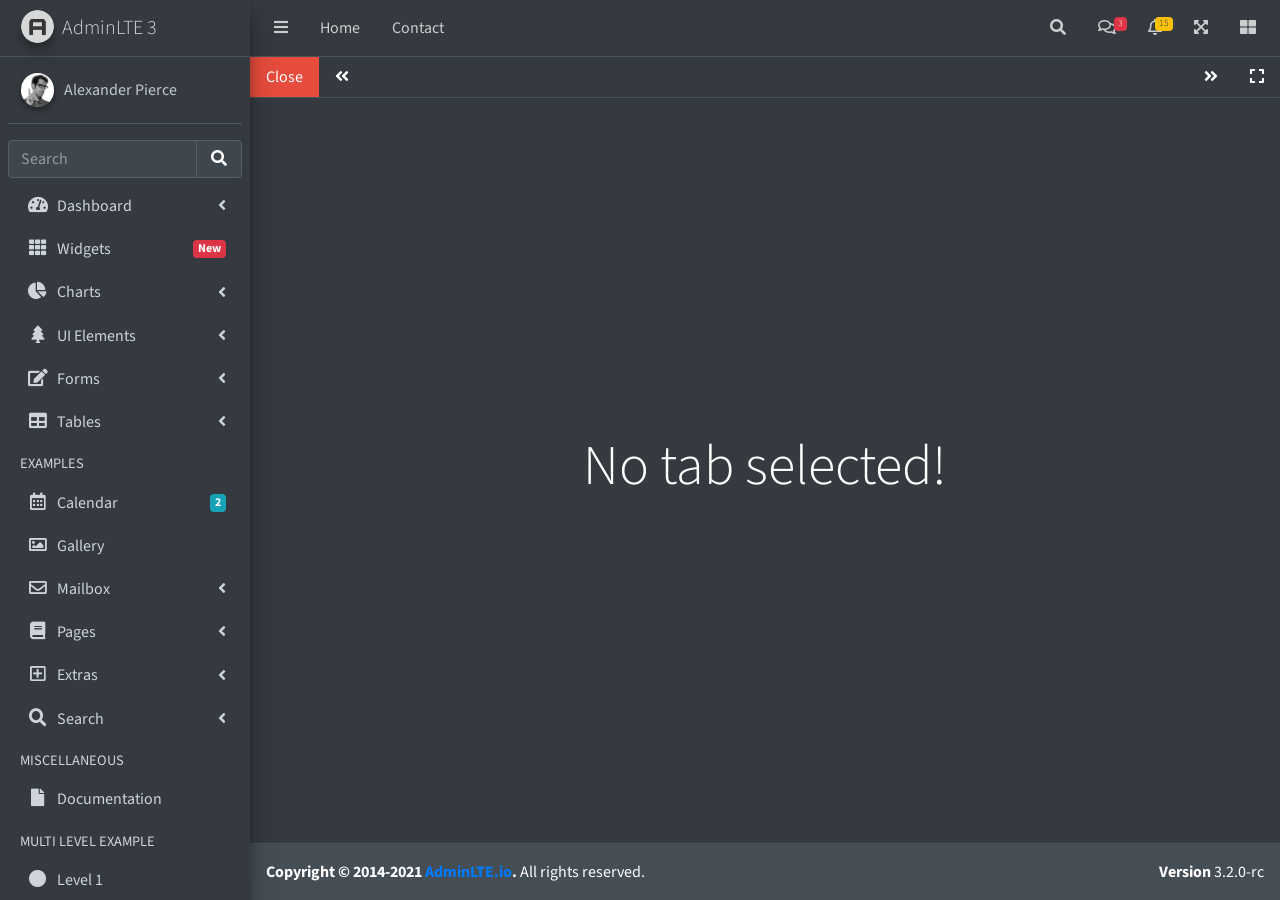
<file: public/adminlte/iframe-dark.html>
<!DOCTYPE html>
<html lang="en">
<head>
  <meta charset="utf-8">
  <meta name="viewport" content="width=device-width, initial-scale=1">
  <title>AdminLTE 3 | Tabbed IFrames</title>

  <!-- Google Font: Source Sans Pro -->
  <link rel="stylesheet" href="https://fonts.googleapis.com/css?family=Source+Sans+Pro:300,400,400i,700&display=fallback">
  <!-- Font Awesome -->
  <link rel="stylesheet" href="plugins/fontawesome-free/css/all.min.css">
  <!-- Theme style -->
  <link rel="stylesheet" href="dist/css/adminlte.min.css">
  <!-- overlayScrollbars -->
  <link rel="stylesheet" href="plugins/overlayScrollbars/css/OverlayScrollbars.min.css">
</head>
<body class="hold-transition sidebar-mini layout-fixed dark-mode" data-panel-auto-height-mode="height">
<div class="wrapper">

  <!-- Navbar -->
  <nav class="main-header navbar navbar-expand navbar-dark">
    <!-- Left navbar links -->
    <ul class="navbar-nav">
      <li class="nav-item">
        <a class="nav-link" data-widget="pushmenu" href="#" role="button"><i class="fas fa-bars"></i></a>
      </li>
      <li class="nav-item d-none d-sm-inline-block">
        <a href="index3.html" class="nav-link">Home</a>
      </li>
      <li class="nav-item d-none d-sm-inline-block">
        <a href="#" class="nav-link">Contact</a>
      </li>
    </ul>

    <!-- Right navbar links -->
    <ul class="navbar-nav ml-auto">
      <!-- Navbar Search -->
      <li class="nav-item">
        <a class="nav-link" data-widget="navbar-search" href="#" role="button">
          <i class="fas fa-search"></i>
        </a>
        <div class="navbar-search-block">
          <form class="form-inline">
            <div class="input-group input-group-sm">
              <input class="form-control form-control-navbar" type="search" placeholder="Search" aria-label="Search">
              <div class="input-group-append">
                <button class="btn btn-navbar" type="submit">
                  <i class="fas fa-search"></i>
                </button>
                <button class="btn btn-navbar" type="button" data-widget="navbar-search">
                  <i class="fas fa-times"></i>
                </button>
              </div>
            </div>
          </form>
        </div>
      </li>

      <!-- Messages Dropdown Menu -->
      <li class="nav-item dropdown">
        <a class="nav-link" data-toggle="dropdown" href="#">
          <i class="far fa-comments"></i>
          <span class="badge badge-danger navbar-badge">3</span>
        </a>
        <div class="dropdown-menu dropdown-menu-lg dropdown-menu-right">
          <a href="#" class="dropdown-item">
            <!-- Message Start -->
            <div class="media">
              <img src="dist/img/user1-128x128.jpg" alt="User Avatar" class="img-size-50 mr-3 img-circle">
              <div class="media-body">
                <h3 class="dropdown-item-title">
                  Brad Diesel
                  <span class="float-right text-sm text-danger"><i class="fas fa-star"></i></span>
                </h3>
                <p class="text-sm">Call me whenever you can...</p>
                <p class="text-sm text-muted"><i class="far fa-clock mr-1"></i> 4 Hours Ago</p>
              </div>
            </div>
            <!-- Message End -->
          </a>
          <div class="dropdown-divider"></div>
          <a href="#" class="dropdown-item">
            <!-- Message Start -->
            <div class="media">
              <img src="dist/img/user8-128x128.jpg" alt="User Avatar" class="img-size-50 img-circle mr-3">
              <div class="media-body">
                <h3 class="dropdown-item-title">
                  John Pierce
                  <span class="float-right text-sm text-muted"><i class="fas fa-star"></i></span>
                </h3>
                <p class="text-sm">I got your message bro</p>
                <p class="text-sm text-muted"><i class="far fa-clock mr-1"></i> 4 Hours Ago</p>
              </div>
            </div>
            <!-- Message End -->
          </a>
          <div class="dropdown-divider"></div>
          <a href="#" class="dropdown-item">
            <!-- Message Start -->
            <div class="media">
              <img src="dist/img/user3-128x128.jpg" alt="User Avatar" class="img-size-50 img-circle mr-3">
              <div class="media-body">
                <h3 class="dropdown-item-title">
                  Nora Silvester
                  <span class="float-right text-sm text-warning"><i class="fas fa-star"></i></span>
                </h3>
                <p class="text-sm">The subject goes here</p>
                <p class="text-sm text-muted"><i class="far fa-clock mr-1"></i> 4 Hours Ago</p>
              </div>
            </div>
            <!-- Message End -->
          </a>
          <div class="dropdown-divider"></div>
          <a href="#" class="dropdown-item dropdown-footer">See All Messages</a>
        </div>
      </li>
      <!-- Notifications Dropdown Menu -->
      <li class="nav-item dropdown">
        <a class="nav-link" data-toggle="dropdown" href="#">
          <i class="far fa-bell"></i>
          <span class="badge badge-warning navbar-badge">15</span>
        </a>
        <div class="dropdown-menu dropdown-menu-lg dropdown-menu-right">
          <span class="dropdown-item dropdown-header">15 Notifications</span>
          <div class="dropdown-divider"></div>
          <a href="#" class="dropdown-item">
            <i class="fas fa-envelope mr-2"></i> 4 new messages
            <span class="float-right text-muted text-sm">3 mins</span>
          </a>
          <div class="dropdown-divider"></div>
          <a href="#" class="dropdown-item">
            <i class="fas fa-users mr-2"></i> 8 friend requests
            <span class="float-right text-muted text-sm">12 hours</span>
          </a>
          <div class="dropdown-divider"></div>
          <a href="#" class="dropdown-item">
            <i class="fas fa-file mr-2"></i> 3 new reports
            <span class="float-right text-muted text-sm">2 days</span>
          </a>
          <div class="dropdown-divider"></div>
          <a href="#" class="dropdown-item dropdown-footer">See All Notifications</a>
        </div>
      </li>
      <li class="nav-item">
        <a class="nav-link" data-widget="fullscreen" href="#" role="button">
          <i class="fas fa-expand-arrows-alt"></i>
        </a>
      </li>
      <li class="nav-item">
        <a class="nav-link" data-widget="control-sidebar" data-slide="true" href="#" role="button">
          <i class="fas fa-th-large"></i>
        </a>
      </li>
    </ul>
  </nav>
  <!-- /.navbar -->

  <!-- Main Sidebar Container -->
  <aside class="main-sidebar sidebar-dark-primary elevation-4">
    <!-- Brand Logo -->
    <a href="index3.html" class="brand-link">
      <img src="dist/img/AdminLTELogo.png" alt="AdminLTE Logo" class="brand-image img-circle elevation-3" style="opacity: .8">
      <span class="brand-text font-weight-light">AdminLTE 3</span>
    </a>

    <!-- Sidebar -->
    <div class="sidebar">
      <!-- Sidebar user panel (optional) -->
      <div class="user-panel mt-3 pb-3 mb-3 d-flex">
        <div class="image">
          <img src="dist/img/user2-160x160.jpg" class="img-circle elevation-2" alt="User Image">
        </div>
        <div class="info">
          <a href="#" class="d-block">Alexander Pierce</a>
        </div>
      </div>

      <!-- SidebarSearch Form -->
      <div class="form-inline">
        <div class="input-group" data-widget="sidebar-search">
          <input class="form-control form-control-sidebar" type="search" placeholder="Search" aria-label="Search">
          <div class="input-group-append">
            <button class="btn btn-sidebar">
              <i class="fas fa-search fa-fw"></i>
            </button>
          </div>
        </div>
      </div>

      <!-- Sidebar Menu -->
      <nav class="mt-2">
        <ul class="nav nav-pills nav-sidebar flex-column" data-widget="treeview" role="menu" data-accordion="false">
          <!-- Add icons to the links using the .nav-icon class
               with font-awesome or any other icon font library -->
          <li class="nav-item">
            <a href="#" class="nav-link">
              <i class="nav-icon fas fa-tachometer-alt"></i>
              <p>
                Dashboard
                <i class="right fas fa-angle-left"></i>
              </p>
            </a>
            <ul class="nav nav-treeview">
              <li class="nav-item">
                <a href="./index.html" class="nav-link">
                  <i class="far fa-circle nav-icon"></i>
                  <p>Dashboard v1</p>
                </a>
              </li>
              <li class="nav-item">
                <a href="./index2.html" class="nav-link">
                  <i class="far fa-circle nav-icon"></i>
                  <p>Dashboard v2</p>
                </a>
              </li>
              <li class="nav-item">
                <a href="./index3.html" class="nav-link">
                  <i class="far fa-circle nav-icon"></i>
                  <p>Dashboard v3</p>
                </a>
              </li>
            </ul>
          </li>
          <li class="nav-item">
            <a href="pages/widgets.html" class="nav-link">
              <i class="nav-icon fas fa-th"></i>
              <p>
                Widgets
                <span class="right badge badge-danger">New</span>
              </p>
            </a>
          </li>
          <li class="nav-item">
            <a href="#" class="nav-link">
              <i class="nav-icon fas fa-chart-pie"></i>
              <p>
                Charts
                <i class="right fas fa-angle-left"></i>
              </p>
            </a>
            <ul class="nav nav-treeview">
              <li class="nav-item">
                <a href="pages/charts/chartjs.html" class="nav-link">
                  <i class="far fa-circle nav-icon"></i>
                  <p>ChartJS</p>
                </a>
              </li>
              <li class="nav-item">
                <a href="pages/charts/flot.html" class="nav-link">
                  <i class="far fa-circle nav-icon"></i>
                  <p>Flot</p>
                </a>
              </li>
              <li class="nav-item">
                <a href="pages/charts/inline.html" class="nav-link">
                  <i class="far fa-circle nav-icon"></i>
                  <p>Inline</p>
                </a>
              </li>
            </ul>
          </li>
          <li class="nav-item">
            <a href="#" class="nav-link">
              <i class="nav-icon fas fa-tree"></i>
              <p>
                UI Elements
                <i class="fas fa-angle-left right"></i>
              </p>
            </a>
            <ul class="nav nav-treeview">
              <li class="nav-item">
                <a href="pages/UI/general.html" class="nav-link">
                  <i class="far fa-circle nav-icon"></i>
                  <p>General</p>
                </a>
              </li>
              <li class="nav-item">
                <a href="pages/UI/icons.html" class="nav-link">
                  <i class="far fa-circle nav-icon"></i>
                  <p>Icons</p>
                </a>
              </li>
              <li class="nav-item">
                <a href="pages/UI/buttons.html" class="nav-link">
                  <i class="far fa-circle nav-icon"></i>
                  <p>Buttons</p>
                </a>
              </li>
              <li class="nav-item">
                <a href="pages/UI/sliders.html" class="nav-link">
                  <i class="far fa-circle nav-icon"></i>
                  <p>Sliders</p>
                </a>
              </li>
              <li class="nav-item">
                <a href="pages/UI/modals.html" class="nav-link">
                  <i class="far fa-circle nav-icon"></i>
                  <p>Modals & Alerts</p>
                </a>
              </li>
              <li class="nav-item">
                <a href="pages/UI/navbar.html" class="nav-link">
                  <i class="far fa-circle nav-icon"></i>
                  <p>Navbar & Tabs</p>
                </a>
              </li>
              <li class="nav-item">
                <a href="pages/UI/timeline.html" class="nav-link">
                  <i class="far fa-circle nav-icon"></i>
                  <p>Timeline</p>
                </a>
              </li>
              <li class="nav-item">
                <a href="pages/UI/ribbons.html" class="nav-link">
                  <i class="far fa-circle nav-icon"></i>
                  <p>Ribbons</p>
                </a>
              </li>
            </ul>
          </li>
          <li class="nav-item">
            <a href="#" class="nav-link">
              <i class="nav-icon fas fa-edit"></i>
              <p>
                Forms
                <i class="fas fa-angle-left right"></i>
              </p>
            </a>
            <ul class="nav nav-treeview">
              <li class="nav-item">
                <a href="pages/forms/general.html" class="nav-link">
                  <i class="far fa-circle nav-icon"></i>
                  <p>General Elements</p>
                </a>
              </li>
              <li class="nav-item">
                <a href="pages/forms/advanced.html" class="nav-link">
                  <i class="far fa-circle nav-icon"></i>
                  <p>Advanced Elements</p>
                </a>
              </li>
              <li class="nav-item">
                <a href="pages/forms/editors.html" class="nav-link">
                  <i class="far fa-circle nav-icon"></i>
                  <p>Editors</p>
                </a>
              </li>
              <li class="nav-item">
                <a href="pages/forms/validation.html" class="nav-link">
                  <i class="far fa-circle nav-icon"></i>
                  <p>Validation</p>
                </a>
              </li>
            </ul>
          </li>
          <li class="nav-item">
            <a href="#" class="nav-link">
              <i class="nav-icon fas fa-table"></i>
              <p>
                Tables
                <i class="fas fa-angle-left right"></i>
              </p>
            </a>
            <ul class="nav nav-treeview">
              <li class="nav-item">
                <a href="pages/tables/simple.html" class="nav-link">
                  <i class="far fa-circle nav-icon"></i>
                  <p>Simple Tables</p>
                </a>
              </li>
              <li class="nav-item">
                <a href="pages/tables/data.html" class="nav-link">
                  <i class="far fa-circle nav-icon"></i>
                  <p>DataTables</p>
                </a>
              </li>
              <li class="nav-item">
                <a href="pages/tables/jsgrid.html" class="nav-link">
                  <i class="far fa-circle nav-icon"></i>
                  <p>jsGrid</p>
                </a>
              </li>
            </ul>
          </li>
          <li class="nav-header">EXAMPLES</li>
          <li class="nav-item">
            <a href="pages/calendar.html" class="nav-link">
              <i class="nav-icon far fa-calendar-alt"></i>
              <p>
                Calendar
                <span class="badge badge-info right">2</span>
              </p>
            </a>
          </li>
          <li class="nav-item">
            <a href="pages/gallery.html" class="nav-link">
              <i class="nav-icon far fa-image"></i>
              <p>
                Gallery
              </p>
            </a>
          </li>
          <li class="nav-item">
            <a href="#" class="nav-link">
              <i class="nav-icon far fa-envelope"></i>
              <p>
                Mailbox
                <i class="fas fa-angle-left right"></i>
              </p>
            </a>
            <ul class="nav nav-treeview">
              <li class="nav-item">
                <a href="pages/mailbox/mailbox.html" class="nav-link">
                  <i class="far fa-circle nav-icon"></i>
                  <p>Inbox</p>
                </a>
              </li>
              <li class="nav-item">
                <a href="pages/mailbox/compose.html" class="nav-link">
                  <i class="far fa-circle nav-icon"></i>
                  <p>Compose</p>
                </a>
              </li>
              <li class="nav-item">
                <a href="pages/mailbox/read-mail.html" class="nav-link">
                  <i class="far fa-circle nav-icon"></i>
                  <p>Read</p>
                </a>
              </li>
            </ul>
          </li>
          <li class="nav-item">
            <a href="#" class="nav-link">
              <i class="nav-icon fas fa-book"></i>
              <p>
                Pages
                <i class="fas fa-angle-left right"></i>
              </p>
            </a>
            <ul class="nav nav-treeview">
              <li class="nav-item">
                <a href="pages/examples/invoice.html" class="nav-link">
                  <i class="far fa-circle nav-icon"></i>
                  <p>Invoice</p>
                </a>
              </li>
              <li class="nav-item">
                <a href="pages/examples/profile.html" class="nav-link">
                  <i class="far fa-circle nav-icon"></i>
                  <p>Profile</p>
                </a>
              </li>
              <li class="nav-item">
                <a href="pages/examples/e-commerce.html" class="nav-link">
                  <i class="far fa-circle nav-icon"></i>
                  <p>E-commerce</p>
                </a>
              </li>
              <li class="nav-item">
                <a href="pages/examples/projects.html" class="nav-link">
                  <i class="far fa-circle nav-icon"></i>
                  <p>Projects</p>
                </a>
              </li>
              <li class="nav-item">
                <a href="pages/examples/project-add.html" class="nav-link">
                  <i class="far fa-circle nav-icon"></i>
                  <p>Project Add</p>
                </a>
              </li>
              <li class="nav-item">
                <a href="pages/examples/project-edit.html" class="nav-link">
                  <i class="far fa-circle nav-icon"></i>
                  <p>Project Edit</p>
                </a>
              </li>
              <li class="nav-item">
                <a href="pages/examples/project-detail.html" class="nav-link">
                  <i class="far fa-circle nav-icon"></i>
                  <p>Project Detail</p>
                </a>
              </li>
              <li class="nav-item">
                <a href="pages/examples/contacts.html" class="nav-link">
                  <i class="far fa-circle nav-icon"></i>
                  <p>Contacts</p>
                </a>
              </li>
              <li class="nav-item">
                <a href="pages/examples/faq.html" class="nav-link">
                  <i class="far fa-circle nav-icon"></i>
                  <p>FAQ</p>
                </a>
              </li>
              <li class="nav-item">
                <a href="pages/examples/contact-us.html" class="nav-link">
                  <i class="far fa-circle nav-icon"></i>
                  <p>Contact us</p>
                </a>
              </li>
            </ul>
          </li>
          <li class="nav-item">
            <a href="#" class="nav-link">
              <i class="nav-icon far fa-plus-square"></i>
              <p>
                Extras
                <i class="fas fa-angle-left right"></i>
              </p>
            </a>
            <ul class="nav nav-treeview">
              <li class="nav-item">
                <a href="#" class="nav-link">
                  <i class="far fa-circle nav-icon"></i>
                  <p>
                    Login & Register v1
                    <i class="fas fa-angle-left right"></i>
                  </p>
                </a>
                <ul class="nav nav-treeview">
                  <li class="nav-item">
                    <a href="pages/examples/login.html" class="nav-link">
                      <i class="far fa-circle nav-icon"></i>
                      <p>Login v1</p>
                    </a>
                  </li>
                  <li class="nav-item">
                    <a href="pages/examples/register.html" class="nav-link">
                      <i class="far fa-circle nav-icon"></i>
                      <p>Register v1</p>
                    </a>
                  </li>
                  <li class="nav-item">
                    <a href="pages/examples/forgot-password.html" class="nav-link">
                      <i class="far fa-circle nav-icon"></i>
                      <p>Forgot Password v1</p>
                    </a>
                  </li>
                  <li class="nav-item">
                    <a href="pages/examples/recover-password.html" class="nav-link">
                      <i class="far fa-circle nav-icon"></i>
                      <p>Recover Password v1</p>
                    </a>
                  </li>
                </ul>
              </li>
              <li class="nav-item">
                <a href="#" class="nav-link">
                  <i class="far fa-circle nav-icon"></i>
                  <p>
                    Login & Register v2
                    <i class="fas fa-angle-left right"></i>
                  </p>
                </a>
                <ul class="nav nav-treeview">
                  <li class="nav-item">
                    <a href="pages/examples/login-v2.html" class="nav-link">
                      <i class="far fa-circle nav-icon"></i>
                      <p>Login v2</p>
                    </a>
                  </li>
                  <li class="nav-item">
                    <a href="pages/examples/register-v2.html" class="nav-link">
                      <i class="far fa-circle nav-icon"></i>
                      <p>Register v2</p>
                    </a>
                  </li>
                  <li class="nav-item">
                    <a href="pages/examples/forgot-password-v2.html" class="nav-link">
                      <i class="far fa-circle nav-icon"></i>
                      <p>Forgot Password v2</p>
                    </a>
                  </li>
                  <li class="nav-item">
                    <a href="pages/examples/recover-password-v2.html" class="nav-link">
                      <i class="far fa-circle nav-icon"></i>
                      <p>Recover Password v2</p>
                    </a>
                  </li>
                </ul>
              </li>
              <li class="nav-item">
                <a href="pages/examples/lockscreen.html" class="nav-link">
                  <i class="far fa-circle nav-icon"></i>
                  <p>Lockscreen</p>
                </a>
              </li>
              <li class="nav-item">
                <a href="pages/examples/legacy-user-menu.html" class="nav-link">
                  <i class="far fa-circle nav-icon"></i>
                  <p>Legacy User Menu</p>
                </a>
              </li>
              <li class="nav-item">
                <a href="pages/examples/language-menu.html" class="nav-link">
                  <i class="far fa-circle nav-icon"></i>
                  <p>Language Menu</p>
                </a>
              </li>
              <li class="nav-item">
                <a href="pages/examples/404.html" class="nav-link">
                  <i class="far fa-circle nav-icon"></i>
                  <p>Error 404</p>
                </a>
              </li>
              <li class="nav-item">
                <a href="pages/examples/500.html" class="nav-link">
                  <i class="far fa-circle nav-icon"></i>
                  <p>Error 500</p>
                </a>
              </li>
              <li class="nav-item">
                <a href="pages/examples/pace.html" class="nav-link">
                  <i class="far fa-circle nav-icon"></i>
                  <p>Pace</p>
                </a>
              </li>
              <li class="nav-item">
                <a href="pages/examples/blank.html" class="nav-link">
                  <i class="far fa-circle nav-icon"></i>
                  <p>Blank Page</p>
                </a>
              </li>
              <li class="nav-item">
                <a href="starter.html" class="nav-link">
                  <i class="far fa-circle nav-icon"></i>
                  <p>Starter Page</p>
                </a>
              </li>
            </ul>
          </li>
          <li class="nav-item">
            <a href="#" class="nav-link">
              <i class="nav-icon fas fa-search"></i>
              <p>
                Search
                <i class="fas fa-angle-left right"></i>
              </p>
            </a>
            <ul class="nav nav-treeview">
              <li class="nav-item">
                <a href="pages/search/simple.html" class="nav-link">
                  <i class="far fa-circle nav-icon"></i>
                  <p>Simple Search</p>
                </a>
              </li>
              <li class="nav-item">
                <a href="pages/search/enhanced.html" class="nav-link">
                  <i class="far fa-circle nav-icon"></i>
                  <p>Enhanced</p>
                </a>
              </li>
            </ul>
          </li>
          <li class="nav-header">MISCELLANEOUS</li>
          <li class="nav-item">
            <a href="https://adminlte.io/docs/3.1/" class="nav-link">
              <i class="nav-icon fas fa-file"></i>
              <p>Documentation</p>
            </a>
          </li>
          <li class="nav-header">MULTI LEVEL EXAMPLE</li>
          <li class="nav-item">
            <a href="#" class="nav-link">
              <i class="fas fa-circle nav-icon"></i>
              <p>Level 1</p>
            </a>
          </li>
          <li class="nav-item">
            <a href="#" class="nav-link">
              <i class="nav-icon fas fa-circle"></i>
              <p>
                Level 1
                <i class="right fas fa-angle-left"></i>
              </p>
            </a>
            <ul class="nav nav-treeview">
              <li class="nav-item">
                <a href="#" class="nav-link">
                  <i class="far fa-circle nav-icon"></i>
                  <p>Level 2</p>
                </a>
              </li>
              <li class="nav-item">
                <a href="#" class="nav-link">
                  <i class="far fa-circle nav-icon"></i>
                  <p>
                    Level 2
                    <i class="right fas fa-angle-left"></i>
                  </p>
                </a>
                <ul class="nav nav-treeview">
                  <li class="nav-item">
                    <a href="#" class="nav-link">
                      <i class="far fa-dot-circle nav-icon"></i>
                      <p>Level 3</p>
                    </a>
                  </li>
                  <li class="nav-item">
                    <a href="#" class="nav-link">
                      <i class="far fa-dot-circle nav-icon"></i>
                      <p>Level 3</p>
                    </a>
                  </li>
                  <li class="nav-item">
                    <a href="#" class="nav-link">
                      <i class="far fa-dot-circle nav-icon"></i>
                      <p>Level 3</p>
                    </a>
                  </li>
                </ul>
              </li>
              <li class="nav-item">
                <a href="#" class="nav-link">
                  <i class="far fa-circle nav-icon"></i>
                  <p>Level 2</p>
                </a>
              </li>
            </ul>
          </li>
          <li class="nav-item">
            <a href="#" class="nav-link">
              <i class="fas fa-circle nav-icon"></i>
              <p>Level 1</p>
            </a>
          </li>
          <li class="nav-header">LABELS</li>
          <li class="nav-item">
            <a href="#" class="nav-link">
              <i class="nav-icon far fa-circle text-danger"></i>
              <p class="text">Important</p>
            </a>
          </li>
          <li class="nav-item">
            <a href="#" class="nav-link">
              <i class="nav-icon far fa-circle text-warning"></i>
              <p>Warning</p>
            </a>
          </li>
          <li class="nav-item">
            <a href="#" class="nav-link">
              <i class="nav-icon far fa-circle text-info"></i>
              <p>Informational</p>
            </a>
          </li>
        </ul>
      </nav>
      <!-- /.sidebar-menu -->
    </div>
    <!-- /.sidebar -->
  </aside>

  <!-- Content Wrapper. Contains page content -->
  <div class="content-wrapper iframe-mode bg-dark" data-widget="iframe" data-auto-dark-mode="true" data-loading-screen="750">
    <div class="nav navbar navbar-expand-lg navbar-dark border-bottom border-dark p-0">
      <a class="nav-link bg-danger" href="#" data-widget="iframe-close">Close</a>
      <a class="nav-link bg-dark" href="#" data-widget="iframe-scrollleft"><i class="fas fa-angle-double-left"></i></a>
      <ul class="navbar-nav" role="tablist">
      </ul>
      <a class="nav-link bg-dark" href="#" data-widget="iframe-scrollright"><i class="fas fa-angle-double-right"></i></a>
      <a class="nav-link bg-dark" href="#" data-widget="iframe-fullscreen"><i class="fas fa-expand"></i></a>
    </div>
    <div class="tab-content">
      <div class="tab-empty">
        <h2 class="display-4">No tab selected!</h2>
      </div>
      <div class="tab-loading">
        <div>
          <h2 class="display-4">Tab is loading <i class="fa fa-sync fa-spin"></i></h2>
        </div>
      </div>
    </div>
  </div>
    <!-- /.content-wrapper -->
  <footer class="main-footer dark-mode">
    <strong>Copyright &copy; 2014-2021 <a href="https://adminlte.io">AdminLTE.io</a>.</strong>
    All rights reserved.
    <div class="float-right d-none d-sm-inline-block">
      <b>Version</b> 3.2.0-rc
    </div>
  </footer>

  <!-- Control Sidebar -->
  <aside class="control-sidebar control-sidebar-dark">
    <!-- Control sidebar content goes here -->
  </aside>
  <!-- /.control-sidebar -->
</div>
<!-- ./wrapper -->

<!-- jQuery -->
<script src="plugins/jquery/jquery.min.js"></script>
<!-- jQuery UI 1.11.4 -->
<script src="plugins/jquery-ui/jquery-ui.min.js"></script>
<!-- Resolve conflict in jQuery UI tooltip with Bootstrap tooltip -->
<script>
  $.widget.bridge('uibutton', $.ui.button)
</script>
<!-- Bootstrap 4 -->
<script src="plugins/bootstrap/js/bootstrap.bundle.min.js"></script>
<!-- overlayScrollbars -->
<script src="plugins/overlayScrollbars/js/jquery.overlayScrollbars.min.js"></script>
<!-- AdminLTE App -->
<script src="dist/js/adminlte.js"></script>
<!-- AdminLTE for demo purposes -->
<script src="dist/js/demo.js"></script>
</body>
</html>
</file>
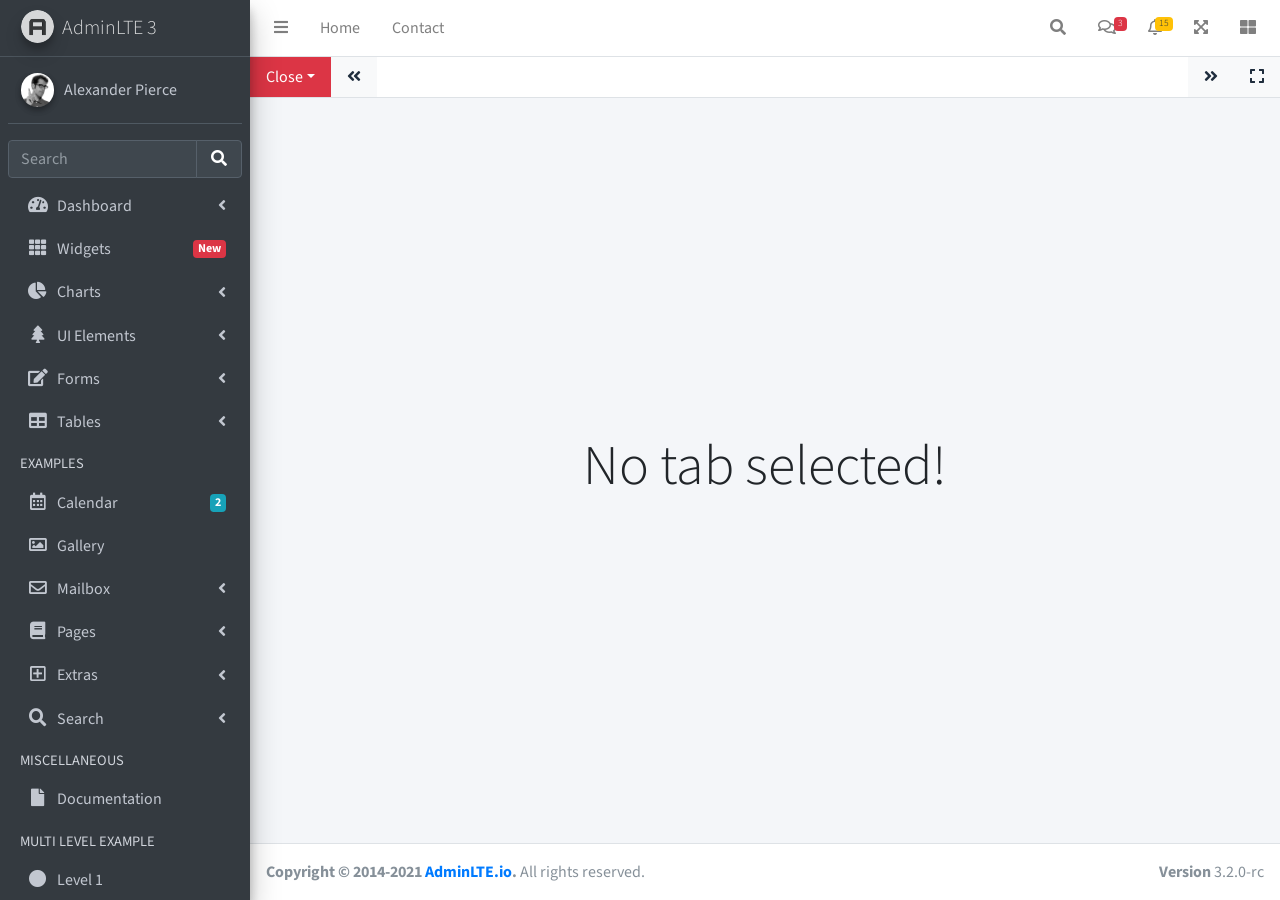
<file: public/adminlte/iframe.html>
<!DOCTYPE html>
<html lang="en">
<head>
  <meta charset="utf-8">
  <meta name="viewport" content="width=device-width, initial-scale=1">
  <title>AdminLTE 3 | Tabbed IFrames</title>

  <!-- Google Font: Source Sans Pro -->
  <link rel="stylesheet" href="https://fonts.googleapis.com/css?family=Source+Sans+Pro:300,400,400i,700&display=fallback">
  <!-- Font Awesome -->
  <link rel="stylesheet" href="plugins/fontawesome-free/css/all.min.css">
  <!-- Theme style -->
  <link rel="stylesheet" href="dist/css/adminlte.min.css">
  <!-- overlayScrollbars -->
  <link rel="stylesheet" href="plugins/overlayScrollbars/css/OverlayScrollbars.min.css">
</head>
<body class="hold-transition sidebar-mini layout-fixed" data-panel-auto-height-mode="height">
<div class="wrapper">

  <!-- Navbar -->
  <nav class="main-header navbar navbar-expand navbar-white navbar-light">
    <!-- Left navbar links -->
    <ul class="navbar-nav">
      <li class="nav-item">
        <a class="nav-link" data-widget="pushmenu" href="#" role="button"><i class="fas fa-bars"></i></a>
      </li>
      <li class="nav-item d-none d-sm-inline-block">
        <a href="index3.html" class="nav-link">Home</a>
      </li>
      <li class="nav-item d-none d-sm-inline-block">
        <a href="#" class="nav-link">Contact</a>
      </li>
    </ul>

    <!-- Right navbar links -->
    <ul class="navbar-nav ml-auto">
      <!-- Navbar Search -->
      <li class="nav-item">
        <a class="nav-link" data-widget="navbar-search" href="#" role="button">
          <i class="fas fa-search"></i>
        </a>
        <div class="navbar-search-block">
          <form class="form-inline">
            <div class="input-group input-group-sm">
              <input class="form-control form-control-navbar" type="search" placeholder="Search" aria-label="Search">
              <div class="input-group-append">
                <button class="btn btn-navbar" type="submit">
                  <i class="fas fa-search"></i>
                </button>
                <button class="btn btn-navbar" type="button" data-widget="navbar-search">
                  <i class="fas fa-times"></i>
                </button>
              </div>
            </div>
          </form>
        </div>
      </li>

      <!-- Messages Dropdown Menu -->
      <li class="nav-item dropdown">
        <a class="nav-link" data-toggle="dropdown" href="#">
          <i class="far fa-comments"></i>
          <span class="badge badge-danger navbar-badge">3</span>
        </a>
        <div class="dropdown-menu dropdown-menu-lg dropdown-menu-right">
          <a href="#" class="dropdown-item">
            <!-- Message Start -->
            <div class="media">
              <img src="dist/img/user1-128x128.jpg" alt="User Avatar" class="img-size-50 mr-3 img-circle">
              <div class="media-body">
                <h3 class="dropdown-item-title">
                  Brad Diesel
                  <span class="float-right text-sm text-danger"><i class="fas fa-star"></i></span>
                </h3>
                <p class="text-sm">Call me whenever you can...</p>
                <p class="text-sm text-muted"><i class="far fa-clock mr-1"></i> 4 Hours Ago</p>
              </div>
            </div>
            <!-- Message End -->
          </a>
          <div class="dropdown-divider"></div>
          <a href="#" class="dropdown-item">
            <!-- Message Start -->
            <div class="media">
              <img src="dist/img/user8-128x128.jpg" alt="User Avatar" class="img-size-50 img-circle mr-3">
              <div class="media-body">
                <h3 class="dropdown-item-title">
                  John Pierce
                  <span class="float-right text-sm text-muted"><i class="fas fa-star"></i></span>
                </h3>
                <p class="text-sm">I got your message bro</p>
                <p class="text-sm text-muted"><i class="far fa-clock mr-1"></i> 4 Hours Ago</p>
              </div>
            </div>
            <!-- Message End -->
          </a>
          <div class="dropdown-divider"></div>
          <a href="#" class="dropdown-item">
            <!-- Message Start -->
            <div class="media">
              <img src="dist/img/user3-128x128.jpg" alt="User Avatar" class="img-size-50 img-circle mr-3">
              <div class="media-body">
                <h3 class="dropdown-item-title">
                  Nora Silvester
                  <span class="float-right text-sm text-warning"><i class="fas fa-star"></i></span>
                </h3>
                <p class="text-sm">The subject goes here</p>
                <p class="text-sm text-muted"><i class="far fa-clock mr-1"></i> 4 Hours Ago</p>
              </div>
            </div>
            <!-- Message End -->
          </a>
          <div class="dropdown-divider"></div>
          <a href="#" class="dropdown-item dropdown-footer">See All Messages</a>
        </div>
      </li>
      <!-- Notifications Dropdown Menu -->
      <li class="nav-item dropdown">
        <a class="nav-link" data-toggle="dropdown" href="#">
          <i class="far fa-bell"></i>
          <span class="badge badge-warning navbar-badge">15</span>
        </a>
        <div class="dropdown-menu dropdown-menu-lg dropdown-menu-right">
          <span class="dropdown-item dropdown-header">15 Notifications</span>
          <div class="dropdown-divider"></div>
          <a href="#" class="dropdown-item">
            <i class="fas fa-envelope mr-2"></i> 4 new messages
            <span class="float-right text-muted text-sm">3 mins</span>
          </a>
          <div class="dropdown-divider"></div>
          <a href="#" class="dropdown-item">
            <i class="fas fa-users mr-2"></i> 8 friend requests
            <span class="float-right text-muted text-sm">12 hours</span>
          </a>
          <div class="dropdown-divider"></div>
          <a href="#" class="dropdown-item">
            <i class="fas fa-file mr-2"></i> 3 new reports
            <span class="float-right text-muted text-sm">2 days</span>
          </a>
          <div class="dropdown-divider"></div>
          <a href="#" class="dropdown-item dropdown-footer">See All Notifications</a>
        </div>
      </li>
      <li class="nav-item">
        <a class="nav-link" data-widget="fullscreen" href="#" role="button">
          <i class="fas fa-expand-arrows-alt"></i>
        </a>
      </li>
      <li class="nav-item">
        <a class="nav-link" data-widget="control-sidebar" data-slide="true" href="#" role="button">
          <i class="fas fa-th-large"></i>
        </a>
      </li>
    </ul>
  </nav>
  <!-- /.navbar -->

  <!-- Main Sidebar Container -->
  <aside class="main-sidebar sidebar-dark-primary elevation-4">
    <!-- Brand Logo -->
    <a href="index3.html" class="brand-link">
      <img src="dist/img/AdminLTELogo.png" alt="AdminLTE Logo" class="brand-image img-circle elevation-3" style="opacity: .8">
      <span class="brand-text font-weight-light">AdminLTE 3</span>
    </a>

    <!-- Sidebar -->
    <div class="sidebar">
      <!-- Sidebar user panel (optional) -->
      <div class="user-panel mt-3 pb-3 mb-3 d-flex">
        <div class="image">
          <img src="dist/img/user2-160x160.jpg" class="img-circle elevation-2" alt="User Image">
        </div>
        <div class="info">
          <a href="#" class="d-block">Alexander Pierce</a>
        </div>
      </div>

      <!-- SidebarSearch Form -->
      <div class="form-inline">
        <div class="input-group" data-widget="sidebar-search">
          <input class="form-control form-control-sidebar" type="search" placeholder="Search" aria-label="Search">
          <div class="input-group-append">
            <button class="btn btn-sidebar">
              <i class="fas fa-search fa-fw"></i>
            </button>
          </div>
        </div>
      </div>

      <!-- Sidebar Menu -->
      <nav class="mt-2">
        <ul class="nav nav-pills nav-sidebar flex-column" data-widget="treeview" role="menu" data-accordion="false">
          <!-- Add icons to the links using the .nav-icon class
               with font-awesome or any other icon font library -->
          <li class="nav-item">
            <a href="#" class="nav-link">
              <i class="nav-icon fas fa-tachometer-alt"></i>
              <p>
                Dashboard
                <i class="right fas fa-angle-left"></i>
              </p>
            </a>
            <ul class="nav nav-treeview">
              <li class="nav-item">
                <a href="./index.html" class="nav-link">
                  <i class="far fa-circle nav-icon"></i>
                  <p>Dashboard v1</p>
                </a>
              </li>
              <li class="nav-item">
                <a href="./index2.html" class="nav-link">
                  <i class="far fa-circle nav-icon"></i>
                  <p>Dashboard v2</p>
                </a>
              </li>
              <li class="nav-item">
                <a href="./index3.html" class="nav-link">
                  <i class="far fa-circle nav-icon"></i>
                  <p>Dashboard v3</p>
                </a>
              </li>
            </ul>
          </li>
          <li class="nav-item">
            <a href="pages/widgets.html" class="nav-link">
              <i class="nav-icon fas fa-th"></i>
              <p>
                Widgets
                <span class="right badge badge-danger">New</span>
              </p>
            </a>
          </li>
          <li class="nav-item">
            <a href="#" class="nav-link">
              <i class="nav-icon fas fa-chart-pie"></i>
              <p>
                Charts
                <i class="right fas fa-angle-left"></i>
              </p>
            </a>
            <ul class="nav nav-treeview">
              <li class="nav-item">
                <a href="pages/charts/chartjs.html" class="nav-link">
                  <i class="far fa-circle nav-icon"></i>
                  <p>ChartJS</p>
                </a>
              </li>
              <li class="nav-item">
                <a href="pages/charts/flot.html" class="nav-link">
                  <i class="far fa-circle nav-icon"></i>
                  <p>Flot</p>
                </a>
              </li>
              <li class="nav-item">
                <a href="pages/charts/inline.html" class="nav-link">
                  <i class="far fa-circle nav-icon"></i>
                  <p>Inline</p>
                </a>
              </li>
            </ul>
          </li>
          <li class="nav-item">
            <a href="#" class="nav-link">
              <i class="nav-icon fas fa-tree"></i>
              <p>
                UI Elements
                <i class="fas fa-angle-left right"></i>
              </p>
            </a>
            <ul class="nav nav-treeview">
              <li class="nav-item">
                <a href="pages/UI/general.html" class="nav-link">
                  <i class="far fa-circle nav-icon"></i>
                  <p>General</p>
                </a>
              </li>
              <li class="nav-item">
                <a href="pages/UI/icons.html" class="nav-link">
                  <i class="far fa-circle nav-icon"></i>
                  <p>Icons</p>
                </a>
              </li>
              <li class="nav-item">
                <a href="pages/UI/buttons.html" class="nav-link">
                  <i class="far fa-circle nav-icon"></i>
                  <p>Buttons</p>
                </a>
              </li>
              <li class="nav-item">
                <a href="pages/UI/sliders.html" class="nav-link">
                  <i class="far fa-circle nav-icon"></i>
                  <p>Sliders</p>
                </a>
              </li>
              <li class="nav-item">
                <a href="pages/UI/modals.html" class="nav-link">
                  <i class="far fa-circle nav-icon"></i>
                  <p>Modals & Alerts</p>
                </a>
              </li>
              <li class="nav-item">
                <a href="pages/UI/navbar.html" class="nav-link">
                  <i class="far fa-circle nav-icon"></i>
                  <p>Navbar & Tabs</p>
                </a>
              </li>
              <li class="nav-item">
                <a href="pages/UI/timeline.html" class="nav-link">
                  <i class="far fa-circle nav-icon"></i>
                  <p>Timeline</p>
                </a>
              </li>
              <li class="nav-item">
                <a href="pages/UI/ribbons.html" class="nav-link">
                  <i class="far fa-circle nav-icon"></i>
                  <p>Ribbons</p>
                </a>
              </li>
            </ul>
          </li>
          <li class="nav-item">
            <a href="#" class="nav-link">
              <i class="nav-icon fas fa-edit"></i>
              <p>
                Forms
                <i class="fas fa-angle-left right"></i>
              </p>
            </a>
            <ul class="nav nav-treeview">
              <li class="nav-item">
                <a href="pages/forms/general.html" class="nav-link">
                  <i class="far fa-circle nav-icon"></i>
                  <p>General Elements</p>
                </a>
              </li>
              <li class="nav-item">
                <a href="pages/forms/advanced.html" class="nav-link">
                  <i class="far fa-circle nav-icon"></i>
                  <p>Advanced Elements</p>
                </a>
              </li>
              <li class="nav-item">
                <a href="pages/forms/editors.html" class="nav-link">
                  <i class="far fa-circle nav-icon"></i>
                  <p>Editors</p>
                </a>
              </li>
              <li class="nav-item">
                <a href="pages/forms/validation.html" class="nav-link">
                  <i class="far fa-circle nav-icon"></i>
                  <p>Validation</p>
                </a>
              </li>
            </ul>
          </li>
          <li class="nav-item">
            <a href="#" class="nav-link">
              <i class="nav-icon fas fa-table"></i>
              <p>
                Tables
                <i class="fas fa-angle-left right"></i>
              </p>
            </a>
            <ul class="nav nav-treeview">
              <li class="nav-item">
                <a href="pages/tables/simple.html" class="nav-link">
                  <i class="far fa-circle nav-icon"></i>
                  <p>Simple Tables</p>
                </a>
              </li>
              <li class="nav-item">
                <a href="pages/tables/data.html" class="nav-link">
                  <i class="far fa-circle nav-icon"></i>
                  <p>DataTables</p>
                </a>
              </li>
              <li class="nav-item">
                <a href="pages/tables/jsgrid.html" class="nav-link">
                  <i class="far fa-circle nav-icon"></i>
                  <p>jsGrid</p>
                </a>
              </li>
            </ul>
          </li>
          <li class="nav-header">EXAMPLES</li>
          <li class="nav-item">
            <a href="pages/calendar.html" class="nav-link">
              <i class="nav-icon far fa-calendar-alt"></i>
              <p>
                Calendar
                <span class="badge badge-info right">2</span>
              </p>
            </a>
          </li>
          <li class="nav-item">
            <a href="pages/gallery.html" class="nav-link">
              <i class="nav-icon far fa-image"></i>
              <p>
                Gallery
              </p>
            </a>
          </li>
          <li class="nav-item">
            <a href="#" class="nav-link">
              <i class="nav-icon far fa-envelope"></i>
              <p>
                Mailbox
                <i class="fas fa-angle-left right"></i>
              </p>
            </a>
            <ul class="nav nav-treeview">
              <li class="nav-item">
                <a href="pages/mailbox/mailbox.html" class="nav-link">
                  <i class="far fa-circle nav-icon"></i>
                  <p>Inbox</p>
                </a>
              </li>
              <li class="nav-item">
                <a href="pages/mailbox/compose.html" class="nav-link">
                  <i class="far fa-circle nav-icon"></i>
                  <p>Compose</p>
                </a>
              </li>
              <li class="nav-item">
                <a href="pages/mailbox/read-mail.html" class="nav-link">
                  <i class="far fa-circle nav-icon"></i>
                  <p>Read</p>
                </a>
              </li>
            </ul>
          </li>
          <li class="nav-item">
            <a href="#" class="nav-link">
              <i class="nav-icon fas fa-book"></i>
              <p>
                Pages
                <i class="fas fa-angle-left right"></i>
              </p>
            </a>
            <ul class="nav nav-treeview">
              <li class="nav-item">
                <a href="pages/examples/invoice.html" class="nav-link">
                  <i class="far fa-circle nav-icon"></i>
                  <p>Invoice</p>
                </a>
              </li>
              <li class="nav-item">
                <a href="pages/examples/profile.html" class="nav-link">
                  <i class="far fa-circle nav-icon"></i>
                  <p>Profile</p>
                </a>
              </li>
              <li class="nav-item">
                <a href="pages/examples/e-commerce.html" class="nav-link">
                  <i class="far fa-circle nav-icon"></i>
                  <p>E-commerce</p>
                </a>
              </li>
              <li class="nav-item">
                <a href="pages/examples/projects.html" class="nav-link">
                  <i class="far fa-circle nav-icon"></i>
                  <p>Projects</p>
                </a>
              </li>
              <li class="nav-item">
                <a href="pages/examples/project-add.html" class="nav-link">
                  <i class="far fa-circle nav-icon"></i>
                  <p>Project Add</p>
                </a>
              </li>
              <li class="nav-item">
                <a href="pages/examples/project-edit.html" class="nav-link">
                  <i class="far fa-circle nav-icon"></i>
                  <p>Project Edit</p>
                </a>
              </li>
              <li class="nav-item">
                <a href="pages/examples/project-detail.html" class="nav-link">
                  <i class="far fa-circle nav-icon"></i>
                  <p>Project Detail</p>
                </a>
              </li>
              <li class="nav-item">
                <a href="pages/examples/contacts.html" class="nav-link">
                  <i class="far fa-circle nav-icon"></i>
                  <p>Contacts</p>
                </a>
              </li>
              <li class="nav-item">
                <a href="pages/examples/faq.html" class="nav-link">
                  <i class="far fa-circle nav-icon"></i>
                  <p>FAQ</p>
                </a>
              </li>
              <li class="nav-item">
                <a href="pages/examples/contact-us.html" class="nav-link">
                  <i class="far fa-circle nav-icon"></i>
                  <p>Contact us</p>
                </a>
              </li>
            </ul>
          </li>
          <li class="nav-item">
            <a href="#" class="nav-link">
              <i class="nav-icon far fa-plus-square"></i>
              <p>
                Extras
                <i class="fas fa-angle-left right"></i>
              </p>
            </a>
            <ul class="nav nav-treeview">
              <li class="nav-item">
                <a href="#" class="nav-link">
                  <i class="far fa-circle nav-icon"></i>
                  <p>
                    Login & Register v1
                    <i class="fas fa-angle-left right"></i>
                  </p>
                </a>
                <ul class="nav nav-treeview">
                  <li class="nav-item">
                    <a href="pages/examples/login.html" class="nav-link">
                      <i class="far fa-circle nav-icon"></i>
                      <p>Login v1</p>
                    </a>
                  </li>
                  <li class="nav-item">
                    <a href="pages/examples/register.html" class="nav-link">
                      <i class="far fa-circle nav-icon"></i>
                      <p>Register v1</p>
                    </a>
                  </li>
                  <li class="nav-item">
                    <a href="pages/examples/forgot-password.html" class="nav-link">
                      <i class="far fa-circle nav-icon"></i>
                      <p>Forgot Password v1</p>
                    </a>
                  </li>
                  <li class="nav-item">
                    <a href="pages/examples/recover-password.html" class="nav-link">
                      <i class="far fa-circle nav-icon"></i>
                      <p>Recover Password v1</p>
                    </a>
                  </li>
                </ul>
              </li>
              <li class="nav-item">
                <a href="#" class="nav-link">
                  <i class="far fa-circle nav-icon"></i>
                  <p>
                    Login & Register v2
                    <i class="fas fa-angle-left right"></i>
                  </p>
                </a>
                <ul class="nav nav-treeview">
                  <li class="nav-item">
                    <a href="pages/examples/login-v2.html" class="nav-link">
                      <i class="far fa-circle nav-icon"></i>
                      <p>Login v2</p>
                    </a>
                  </li>
                  <li class="nav-item">
                    <a href="pages/examples/register-v2.html" class="nav-link">
                      <i class="far fa-circle nav-icon"></i>
                      <p>Register v2</p>
                    </a>
                  </li>
                  <li class="nav-item">
                    <a href="pages/examples/forgot-password-v2.html" class="nav-link">
                      <i class="far fa-circle nav-icon"></i>
                      <p>Forgot Password v2</p>
                    </a>
                  </li>
                  <li class="nav-item">
                    <a href="pages/examples/recover-password-v2.html" class="nav-link">
                      <i class="far fa-circle nav-icon"></i>
                      <p>Recover Password v2</p>
                    </a>
                  </li>
                </ul>
              </li>
              <li class="nav-item">
                <a href="pages/examples/lockscreen.html" class="nav-link">
                  <i class="far fa-circle nav-icon"></i>
                  <p>Lockscreen</p>
                </a>
              </li>
              <li class="nav-item">
                <a href="pages/examples/legacy-user-menu.html" class="nav-link">
                  <i class="far fa-circle nav-icon"></i>
                  <p>Legacy User Menu</p>
                </a>
              </li>
              <li class="nav-item">
                <a href="pages/examples/language-menu.html" class="nav-link">
                  <i class="far fa-circle nav-icon"></i>
                  <p>Language Menu</p>
                </a>
              </li>
              <li class="nav-item">
                <a href="pages/examples/404.html" class="nav-link">
                  <i class="far fa-circle nav-icon"></i>
                  <p>Error 404</p>
                </a>
              </li>
              <li class="nav-item">
                <a href="pages/examples/500.html" class="nav-link">
                  <i class="far fa-circle nav-icon"></i>
                  <p>Error 500</p>
                </a>
              </li>
              <li class="nav-item">
                <a href="pages/examples/pace.html" class="nav-link">
                  <i class="far fa-circle nav-icon"></i>
                  <p>Pace</p>
                </a>
              </li>
              <li class="nav-item">
                <a href="pages/examples/blank.html" class="nav-link">
                  <i class="far fa-circle nav-icon"></i>
                  <p>Blank Page</p>
                </a>
              </li>
              <li class="nav-item">
                <a href="starter.html" class="nav-link">
                  <i class="far fa-circle nav-icon"></i>
                  <p>Starter Page</p>
                </a>
              </li>
            </ul>
          </li>
          <li class="nav-item">
            <a href="#" class="nav-link">
              <i class="nav-icon fas fa-search"></i>
              <p>
                Search
                <i class="fas fa-angle-left right"></i>
              </p>
            </a>
            <ul class="nav nav-treeview">
              <li class="nav-item">
                <a href="pages/search/simple.html" class="nav-link">
                  <i class="far fa-circle nav-icon"></i>
                  <p>Simple Search</p>
                </a>
              </li>
              <li class="nav-item">
                <a href="pages/search/enhanced.html" class="nav-link">
                  <i class="far fa-circle nav-icon"></i>
                  <p>Enhanced</p>
                </a>
              </li>
            </ul>
          </li>
          <li class="nav-header">MISCELLANEOUS</li>
          <li class="nav-item">
            <a href="https://adminlte.io/docs/3.1/" class="nav-link">
              <i class="nav-icon fas fa-file"></i>
              <p>Documentation</p>
            </a>
          </li>
          <li class="nav-header">MULTI LEVEL EXAMPLE</li>
          <li class="nav-item">
            <a href="#" class="nav-link">
              <i class="fas fa-circle nav-icon"></i>
              <p>Level 1</p>
            </a>
          </li>
          <li class="nav-item">
            <a href="#" class="nav-link">
              <i class="nav-icon fas fa-circle"></i>
              <p>
                Level 1
                <i class="right fas fa-angle-left"></i>
              </p>
            </a>
            <ul class="nav nav-treeview">
              <li class="nav-item">
                <a href="#" class="nav-link">
                  <i class="far fa-circle nav-icon"></i>
                  <p>Level 2</p>
                </a>
              </li>
              <li class="nav-item">
                <a href="#" class="nav-link">
                  <i class="far fa-circle nav-icon"></i>
                  <p>
                    Level 2
                    <i class="right fas fa-angle-left"></i>
                  </p>
                </a>
                <ul class="nav nav-treeview">
                  <li class="nav-item">
                    <a href="#" class="nav-link">
                      <i class="far fa-dot-circle nav-icon"></i>
                      <p>Level 3</p>
                    </a>
                  </li>
                  <li class="nav-item">
                    <a href="#" class="nav-link">
                      <i class="far fa-dot-circle nav-icon"></i>
                      <p>Level 3</p>
                    </a>
                  </li>
                  <li class="nav-item">
                    <a href="#" class="nav-link">
                      <i class="far fa-dot-circle nav-icon"></i>
                      <p>Level 3</p>
                    </a>
                  </li>
                </ul>
              </li>
              <li class="nav-item">
                <a href="#" class="nav-link">
                  <i class="far fa-circle nav-icon"></i>
                  <p>Level 2</p>
                </a>
              </li>
            </ul>
          </li>
          <li class="nav-item">
            <a href="#" class="nav-link">
              <i class="fas fa-circle nav-icon"></i>
              <p>Level 1</p>
            </a>
          </li>
          <li class="nav-header">LABELS</li>
          <li class="nav-item">
            <a href="#" class="nav-link">
              <i class="nav-icon far fa-circle text-danger"></i>
              <p class="text">Important</p>
            </a>
          </li>
          <li class="nav-item">
            <a href="#" class="nav-link">
              <i class="nav-icon far fa-circle text-warning"></i>
              <p>Warning</p>
            </a>
          </li>
          <li class="nav-item">
            <a href="#" class="nav-link">
              <i class="nav-icon far fa-circle text-info"></i>
              <p>Informational</p>
            </a>
          </li>
        </ul>
      </nav>
      <!-- /.sidebar-menu -->
    </div>
    <!-- /.sidebar -->
  </aside>

  <!-- Content Wrapper. Contains page content -->
  <div class="content-wrapper iframe-mode" data-widget="iframe" data-loading-screen="750">
    <div class="nav navbar navbar-expand navbar-white navbar-light border-bottom p-0">
      <div class="nav-item dropdown">
        <a class="nav-link bg-danger dropdown-toggle" data-toggle="dropdown" href="#" role="button" aria-haspopup="true" aria-expanded="false">Close</a>
        <div class="dropdown-menu mt-0">
          <a class="dropdown-item" href="#" data-widget="iframe-close" data-type="all">Close All</a>
          <a class="dropdown-item" href="#" data-widget="iframe-close" data-type="all-other">Close All Other</a>
        </div>
      </div>
      <a class="nav-link bg-light" href="#" data-widget="iframe-scrollleft"><i class="fas fa-angle-double-left"></i></a>
      <ul class="navbar-nav overflow-hidden" role="tablist"></ul>
      <a class="nav-link bg-light" href="#" data-widget="iframe-scrollright"><i class="fas fa-angle-double-right"></i></a>
      <a class="nav-link bg-light" href="#" data-widget="iframe-fullscreen"><i class="fas fa-expand"></i></a>
    </div>
    <div class="tab-content">
      <div class="tab-empty">
        <h2 class="display-4">No tab selected!</h2>
      </div>
      <div class="tab-loading">
        <div>
          <h2 class="display-4">Tab is loading <i class="fa fa-sync fa-spin"></i></h2>
        </div>
      </div>
    </div>
  </div>
  <!-- /.content-wrapper -->
  <footer class="main-footer">
    <strong>Copyright &copy; 2014-2021 <a href="https://adminlte.io">AdminLTE.io</a>.</strong>
    All rights reserved.
    <div class="float-right d-none d-sm-inline-block">
      <b>Version</b> 3.2.0-rc
    </div>
  </footer>

  <!-- Control Sidebar -->
  <aside class="control-sidebar control-sidebar-dark">
    <!-- Control sidebar content goes here -->
  </aside>
  <!-- /.control-sidebar -->
</div>
<!-- ./wrapper -->

<!-- jQuery -->
<script src="plugins/jquery/jquery.min.js"></script>
<!-- jQuery UI 1.11.4 -->
<script src="plugins/jquery-ui/jquery-ui.min.js"></script>
<!-- Resolve conflict in jQuery UI tooltip with Bootstrap tooltip -->
<script>
  $.widget.bridge('uibutton', $.ui.button)
</script>
<!-- Bootstrap 4 -->
<script src="plugins/bootstrap/js/bootstrap.bundle.min.js"></script>
<!-- overlayScrollbars -->
<script src="plugins/overlayScrollbars/js/jquery.overlayScrollbars.min.js"></script>
<!-- AdminLTE App -->
<script src="dist/js/adminlte.js"></script>
<!-- AdminLTE for demo purposes -->
<script src="dist/js/demo.js"></script>
</body>
</html>
</file>
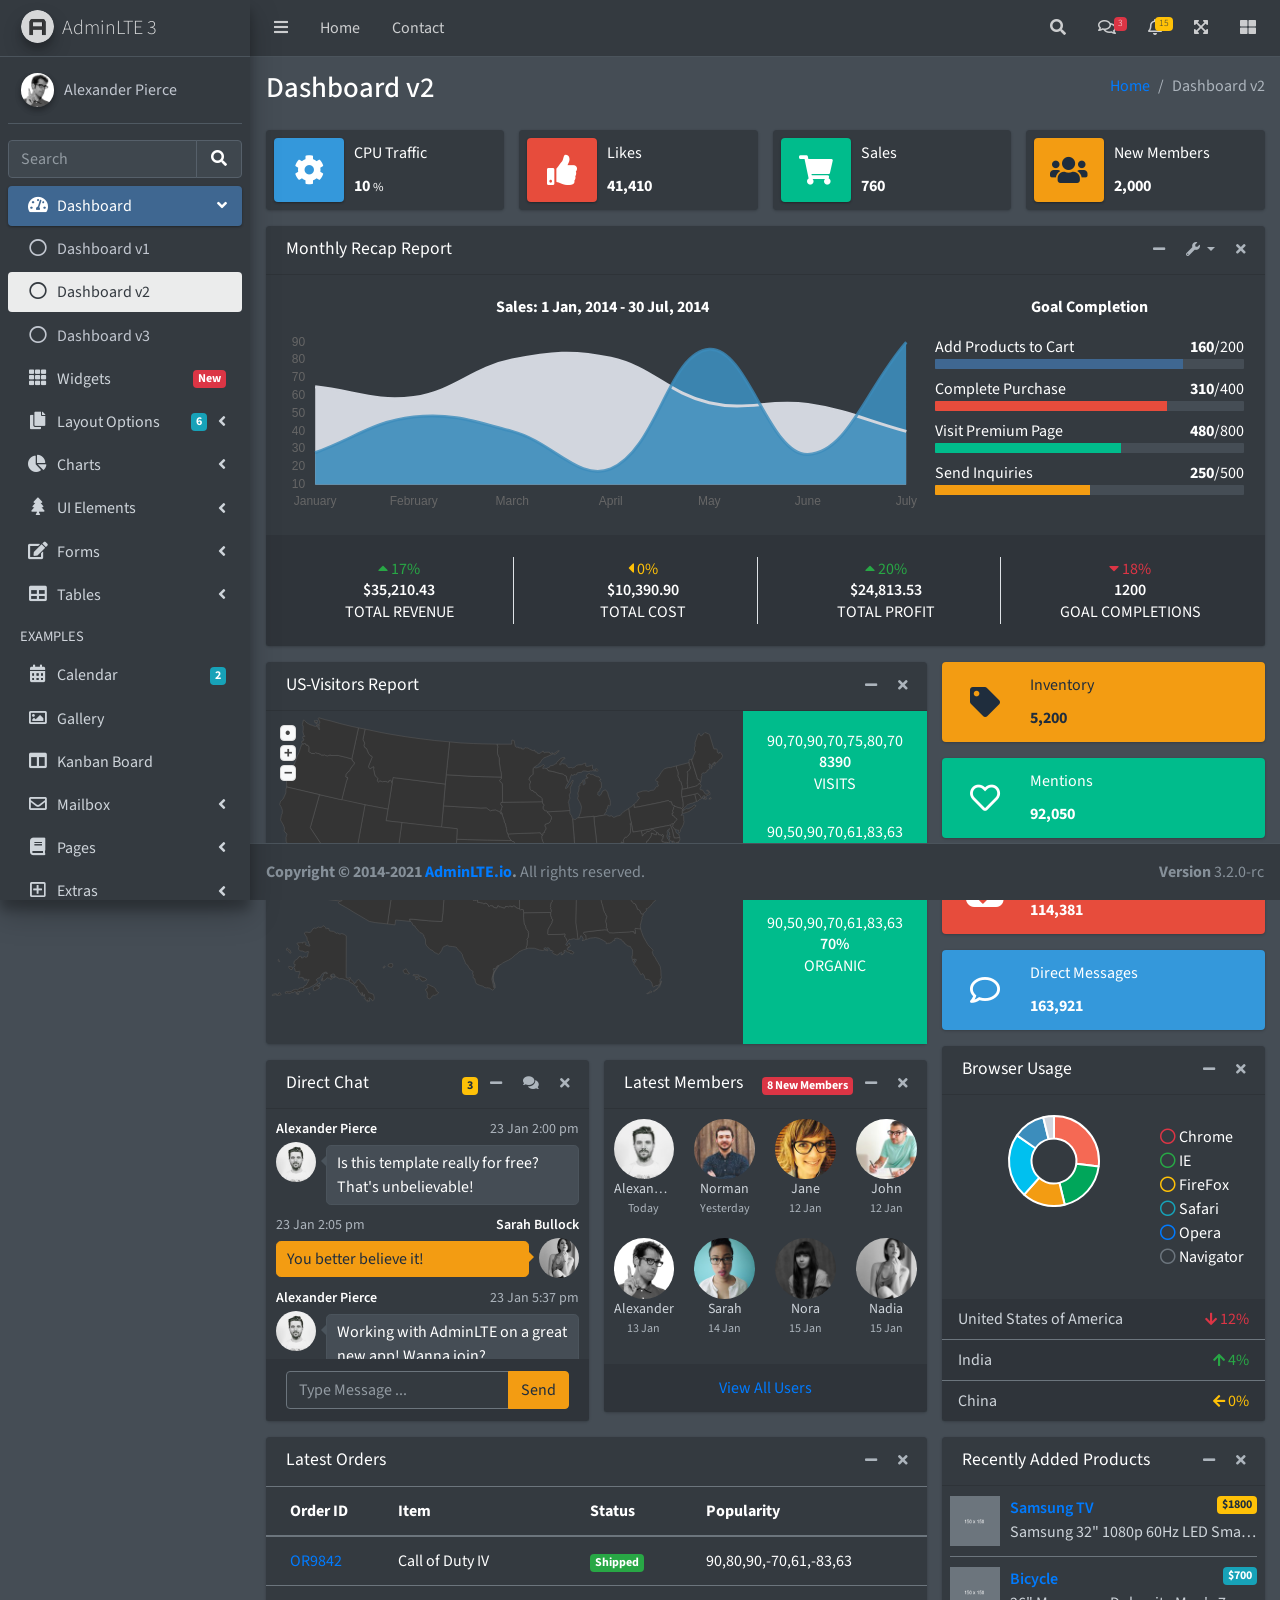
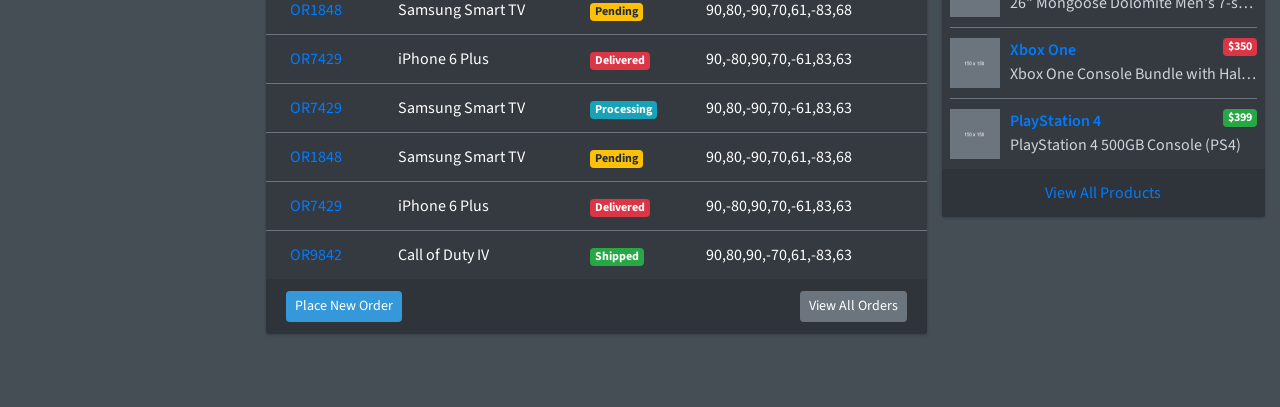
<file: public/adminlte/index2.html>
<!DOCTYPE html>
<html lang="en">
<head>
  <meta charset="utf-8">
  <meta name="viewport" content="width=device-width, initial-scale=1">
  <title>AdminLTE 3 | Dashboard 2</title>

  <!-- Google Font: Source Sans Pro -->
  <link rel="stylesheet" href="https://fonts.googleapis.com/css?family=Source+Sans+Pro:300,400,400i,700&display=fallback">
  <!-- Font Awesome Icons -->
  <link rel="stylesheet" href="plugins/fontawesome-free/css/all.min.css">
  <!-- overlayScrollbars -->
  <link rel="stylesheet" href="plugins/overlayScrollbars/css/OverlayScrollbars.min.css">
  <!-- Theme style -->
  <link rel="stylesheet" href="dist/css/adminlte.min.css">
</head>
<body class="hold-transition dark-mode sidebar-mini layout-fixed layout-navbar-fixed layout-footer-fixed">
<div class="wrapper">

  <!-- Preloader -->
  <div class="preloader flex-column justify-content-center align-items-center">
    <img class="animation__wobble" src="dist/img/AdminLTELogo.png" alt="AdminLTELogo" height="60" width="60">
  </div>

  <!-- Navbar -->
  <nav class="main-header navbar navbar-expand navbar-dark">
    <!-- Left navbar links -->
    <ul class="navbar-nav">
      <li class="nav-item">
        <a class="nav-link" data-widget="pushmenu" href="#" role="button"><i class="fas fa-bars"></i></a>
      </li>
      <li class="nav-item d-none d-sm-inline-block">
        <a href="index3.html" class="nav-link">Home</a>
      </li>
      <li class="nav-item d-none d-sm-inline-block">
        <a href="#" class="nav-link">Contact</a>
      </li>
    </ul>

    <!-- Right navbar links -->
    <ul class="navbar-nav ml-auto">
      <!-- Navbar Search -->
      <li class="nav-item">
        <a class="nav-link" data-widget="navbar-search" href="#" role="button">
          <i class="fas fa-search"></i>
        </a>
        <div class="navbar-search-block">
          <form class="form-inline">
            <div class="input-group input-group-sm">
              <input class="form-control form-control-navbar" type="search" placeholder="Search" aria-label="Search">
              <div class="input-group-append">
                <button class="btn btn-navbar" type="submit">
                  <i class="fas fa-search"></i>
                </button>
                <button class="btn btn-navbar" type="button" data-widget="navbar-search">
                  <i class="fas fa-times"></i>
                </button>
              </div>
            </div>
          </form>
        </div>
      </li>

      <!-- Messages Dropdown Menu -->
      <li class="nav-item dropdown">
        <a class="nav-link" data-toggle="dropdown" href="#">
          <i class="far fa-comments"></i>
          <span class="badge badge-danger navbar-badge">3</span>
        </a>
        <div class="dropdown-menu dropdown-menu-lg dropdown-menu-right">
          <a href="#" class="dropdown-item">
            <!-- Message Start -->
            <div class="media">
              <img src="dist/img/user1-128x128.jpg" alt="User Avatar" class="img-size-50 mr-3 img-circle">
              <div class="media-body">
                <h3 class="dropdown-item-title">
                  Brad Diesel
                  <span class="float-right text-sm text-danger"><i class="fas fa-star"></i></span>
                </h3>
                <p class="text-sm">Call me whenever you can...</p>
                <p class="text-sm text-muted"><i class="far fa-clock mr-1"></i> 4 Hours Ago</p>
              </div>
            </div>
            <!-- Message End -->
          </a>
          <div class="dropdown-divider"></div>
          <a href="#" class="dropdown-item">
            <!-- Message Start -->
            <div class="media">
              <img src="dist/img/user8-128x128.jpg" alt="User Avatar" class="img-size-50 img-circle mr-3">
              <div class="media-body">
                <h3 class="dropdown-item-title">
                  John Pierce
                  <span class="float-right text-sm text-muted"><i class="fas fa-star"></i></span>
                </h3>
                <p class="text-sm">I got your message bro</p>
                <p class="text-sm text-muted"><i class="far fa-clock mr-1"></i> 4 Hours Ago</p>
              </div>
            </div>
            <!-- Message End -->
          </a>
          <div class="dropdown-divider"></div>
          <a href="#" class="dropdown-item">
            <!-- Message Start -->
            <div class="media">
              <img src="dist/img/user3-128x128.jpg" alt="User Avatar" class="img-size-50 img-circle mr-3">
              <div class="media-body">
                <h3 class="dropdown-item-title">
                  Nora Silvester
                  <span class="float-right text-sm text-warning"><i class="fas fa-star"></i></span>
                </h3>
                <p class="text-sm">The subject goes here</p>
                <p class="text-sm text-muted"><i class="far fa-clock mr-1"></i> 4 Hours Ago</p>
              </div>
            </div>
            <!-- Message End -->
          </a>
          <div class="dropdown-divider"></div>
          <a href="#" class="dropdown-item dropdown-footer">See All Messages</a>
        </div>
      </li>
      <!-- Notifications Dropdown Menu -->
      <li class="nav-item dropdown">
        <a class="nav-link" data-toggle="dropdown" href="#">
          <i class="far fa-bell"></i>
          <span class="badge badge-warning navbar-badge">15</span>
        </a>
        <div class="dropdown-menu dropdown-menu-lg dropdown-menu-right">
          <span class="dropdown-item dropdown-header">15 Notifications</span>
          <div class="dropdown-divider"></div>
          <a href="#" class="dropdown-item">
            <i class="fas fa-envelope mr-2"></i> 4 new messages
            <span class="float-right text-muted text-sm">3 mins</span>
          </a>
          <div class="dropdown-divider"></div>
          <a href="#" class="dropdown-item">
            <i class="fas fa-users mr-2"></i> 8 friend requests
            <span class="float-right text-muted text-sm">12 hours</span>
          </a>
          <div class="dropdown-divider"></div>
          <a href="#" class="dropdown-item">
            <i class="fas fa-file mr-2"></i> 3 new reports
            <span class="float-right text-muted text-sm">2 days</span>
          </a>
          <div class="dropdown-divider"></div>
          <a href="#" class="dropdown-item dropdown-footer">See All Notifications</a>
        </div>
      </li>
      <li class="nav-item">
        <a class="nav-link" data-widget="fullscreen" href="#" role="button">
          <i class="fas fa-expand-arrows-alt"></i>
        </a>
      </li>
      <li class="nav-item">
        <a class="nav-link" data-widget="control-sidebar" data-slide="true" href="#" role="button">
          <i class="fas fa-th-large"></i>
        </a>
      </li>
    </ul>
  </nav>
  <!-- /.navbar -->

  <!-- Main Sidebar Container -->
  <aside class="main-sidebar sidebar-dark-primary elevation-4">
    <!-- Brand Logo -->
    <a href="index3.html" class="brand-link">
      <img src="dist/img/AdminLTELogo.png" alt="AdminLTE Logo" class="brand-image img-circle elevation-3" style="opacity: .8">
      <span class="brand-text font-weight-light">AdminLTE 3</span>
    </a>

    <!-- Sidebar -->
    <div class="sidebar">
      <!-- Sidebar user panel (optional) -->
      <div class="user-panel mt-3 pb-3 mb-3 d-flex">
        <div class="image">
          <img src="dist/img/user2-160x160.jpg" class="img-circle elevation-2" alt="User Image">
        </div>
        <div class="info">
          <a href="#" class="d-block">Alexander Pierce</a>
        </div>
      </div>

      <!-- SidebarSearch Form -->
      <div class="form-inline">
        <div class="input-group" data-widget="sidebar-search">
          <input class="form-control form-control-sidebar" type="search" placeholder="Search" aria-label="Search">
          <div class="input-group-append">
            <button class="btn btn-sidebar">
              <i class="fas fa-search fa-fw"></i>
            </button>
          </div>
        </div>
      </div>

      <!-- Sidebar Menu -->
      <nav class="mt-2">
        <ul class="nav nav-pills nav-sidebar flex-column" data-widget="treeview" role="menu" data-accordion="false">
          <!-- Add icons to the links using the .nav-icon class
               with font-awesome or any other icon font library -->
          <li class="nav-item menu-open">
            <a href="#" class="nav-link active">
              <i class="nav-icon fas fa-tachometer-alt"></i>
              <p>
                Dashboard
                <i class="right fas fa-angle-left"></i>
              </p>
            </a>
            <ul class="nav nav-treeview">
              <li class="nav-item">
                <a href="./index.html" class="nav-link">
                  <i class="far fa-circle nav-icon"></i>
                  <p>Dashboard v1</p>
                </a>
              </li>
              <li class="nav-item">
                <a href="./index2.html" class="nav-link active">
                  <i class="far fa-circle nav-icon"></i>
                  <p>Dashboard v2</p>
                </a>
              </li>
              <li class="nav-item">
                <a href="./index3.html" class="nav-link">
                  <i class="far fa-circle nav-icon"></i>
                  <p>Dashboard v3</p>
                </a>
              </li>
            </ul>
          </li>
          <li class="nav-item">
            <a href="pages/widgets.html" class="nav-link">
              <i class="nav-icon fas fa-th"></i>
              <p>
                Widgets
                <span class="right badge badge-danger">New</span>
              </p>
            </a>
          </li>
          <li class="nav-item">
            <a href="#" class="nav-link">
              <i class="nav-icon fas fa-copy"></i>
              <p>
                Layout Options
                <i class="fas fa-angle-left right"></i>
                <span class="badge badge-info right">6</span>
              </p>
            </a>
            <ul class="nav nav-treeview">
              <li class="nav-item">
                <a href="pages/layout/top-nav.html" class="nav-link">
                  <i class="far fa-circle nav-icon"></i>
                  <p>Top Navigation</p>
                </a>
              </li>
              <li class="nav-item">
                <a href="pages/layout/top-nav-sidebar.html" class="nav-link">
                  <i class="far fa-circle nav-icon"></i>
                  <p>Top Navigation + Sidebar</p>
                </a>
              </li>
              <li class="nav-item">
                <a href="pages/layout/boxed.html" class="nav-link">
                  <i class="far fa-circle nav-icon"></i>
                  <p>Boxed</p>
                </a>
              </li>
              <li class="nav-item">
                <a href="pages/layout/fixed-sidebar.html" class="nav-link">
                  <i class="far fa-circle nav-icon"></i>
                  <p>Fixed Sidebar</p>
                </a>
              </li>
              <li class="nav-item">
                <a href="pages/layout/fixed-sidebar-custom.html" class="nav-link">
                  <i class="far fa-circle nav-icon"></i>
                  <p>Fixed Sidebar <small>+ Custom Area</small></p>
                </a>
              </li>
              <li class="nav-item">
                <a href="pages/layout/fixed-topnav.html" class="nav-link">
                  <i class="far fa-circle nav-icon"></i>
                  <p>Fixed Navbar</p>
                </a>
              </li>
              <li class="nav-item">
                <a href="pages/layout/fixed-footer.html" class="nav-link">
                  <i class="far fa-circle nav-icon"></i>
                  <p>Fixed Footer</p>
                </a>
              </li>
              <li class="nav-item">
                <a href="pages/layout/collapsed-sidebar.html" class="nav-link">
                  <i class="far fa-circle nav-icon"></i>
                  <p>Collapsed Sidebar</p>
                </a>
              </li>
            </ul>
          </li>
          <li class="nav-item">
            <a href="#" class="nav-link">
              <i class="nav-icon fas fa-chart-pie"></i>
              <p>
                Charts
                <i class="right fas fa-angle-left"></i>
              </p>
            </a>
            <ul class="nav nav-treeview">
              <li class="nav-item">
                <a href="pages/charts/chartjs.html" class="nav-link">
                  <i class="far fa-circle nav-icon"></i>
                  <p>ChartJS</p>
                </a>
              </li>
              <li class="nav-item">
                <a href="pages/charts/flot.html" class="nav-link">
                  <i class="far fa-circle nav-icon"></i>
                  <p>Flot</p>
                </a>
              </li>
              <li class="nav-item">
                <a href="pages/charts/inline.html" class="nav-link">
                  <i class="far fa-circle nav-icon"></i>
                  <p>Inline</p>
                </a>
              </li>
              <li class="nav-item">
                <a href="pages/charts/uplot.html" class="nav-link">
                  <i class="far fa-circle nav-icon"></i>
                  <p>uPlot</p>
                </a>
              </li>
            </ul>
          </li>
          <li class="nav-item">
            <a href="#" class="nav-link">
              <i class="nav-icon fas fa-tree"></i>
              <p>
                UI Elements
                <i class="fas fa-angle-left right"></i>
              </p>
            </a>
            <ul class="nav nav-treeview">
              <li class="nav-item">
                <a href="pages/UI/general.html" class="nav-link">
                  <i class="far fa-circle nav-icon"></i>
                  <p>General</p>
                </a>
              </li>
              <li class="nav-item">
                <a href="pages/UI/icons.html" class="nav-link">
                  <i class="far fa-circle nav-icon"></i>
                  <p>Icons</p>
                </a>
              </li>
              <li class="nav-item">
                <a href="pages/UI/buttons.html" class="nav-link">
                  <i class="far fa-circle nav-icon"></i>
                  <p>Buttons</p>
                </a>
              </li>
              <li class="nav-item">
                <a href="pages/UI/sliders.html" class="nav-link">
                  <i class="far fa-circle nav-icon"></i>
                  <p>Sliders</p>
                </a>
              </li>
              <li class="nav-item">
                <a href="pages/UI/modals.html" class="nav-link">
                  <i class="far fa-circle nav-icon"></i>
                  <p>Modals & Alerts</p>
                </a>
              </li>
              <li class="nav-item">
                <a href="pages/UI/navbar.html" class="nav-link">
                  <i class="far fa-circle nav-icon"></i>
                  <p>Navbar & Tabs</p>
                </a>
              </li>
              <li class="nav-item">
                <a href="pages/UI/timeline.html" class="nav-link">
                  <i class="far fa-circle nav-icon"></i>
                  <p>Timeline</p>
                </a>
              </li>
              <li class="nav-item">
                <a href="pages/UI/ribbons.html" class="nav-link">
                  <i class="far fa-circle nav-icon"></i>
                  <p>Ribbons</p>
                </a>
              </li>
            </ul>
          </li>
          <li class="nav-item">
            <a href="#" class="nav-link">
              <i class="nav-icon fas fa-edit"></i>
              <p>
                Forms
                <i class="fas fa-angle-left right"></i>
              </p>
            </a>
            <ul class="nav nav-treeview">
              <li class="nav-item">
                <a href="pages/forms/general.html" class="nav-link">
                  <i class="far fa-circle nav-icon"></i>
                  <p>General Elements</p>
                </a>
              </li>
              <li class="nav-item">
                <a href="pages/forms/advanced.html" class="nav-link">
                  <i class="far fa-circle nav-icon"></i>
                  <p>Advanced Elements</p>
                </a>
              </li>
              <li class="nav-item">
                <a href="pages/forms/editors.html" class="nav-link">
                  <i class="far fa-circle nav-icon"></i>
                  <p>Editors</p>
                </a>
              </li>
              <li class="nav-item">
                <a href="pages/forms/validation.html" class="nav-link">
                  <i class="far fa-circle nav-icon"></i>
                  <p>Validation</p>
                </a>
              </li>
            </ul>
          </li>
          <li class="nav-item">
            <a href="#" class="nav-link">
              <i class="nav-icon fas fa-table"></i>
              <p>
                Tables
                <i class="fas fa-angle-left right"></i>
              </p>
            </a>
            <ul class="nav nav-treeview">
              <li class="nav-item">
                <a href="pages/tables/simple.html" class="nav-link">
                  <i class="far fa-circle nav-icon"></i>
                  <p>Simple Tables</p>
                </a>
              </li>
              <li class="nav-item">
                <a href="pages/tables/data.html" class="nav-link">
                  <i class="far fa-circle nav-icon"></i>
                  <p>DataTables</p>
                </a>
              </li>
              <li class="nav-item">
                <a href="pages/tables/jsgrid.html" class="nav-link">
                  <i class="far fa-circle nav-icon"></i>
                  <p>jsGrid</p>
                </a>
              </li>
            </ul>
          </li>
          <li class="nav-header">EXAMPLES</li>
          <li class="nav-item">
            <a href="pages/calendar.html" class="nav-link">
              <i class="nav-icon fas fa-calendar-alt"></i>
              <p>
                Calendar
                <span class="badge badge-info right">2</span>
              </p>
            </a>
          </li>
          <li class="nav-item">
            <a href="pages/gallery.html" class="nav-link">
              <i class="nav-icon far fa-image"></i>
              <p>
                Gallery
              </p>
            </a>
          </li>
          <li class="nav-item">
            <a href="pages/kanban.html" class="nav-link">
              <i class="nav-icon fas fa-columns"></i>
              <p>
                Kanban Board
              </p>
            </a>
          </li>
          <li class="nav-item">
            <a href="#" class="nav-link">
              <i class="nav-icon far fa-envelope"></i>
              <p>
                Mailbox
                <i class="fas fa-angle-left right"></i>
              </p>
            </a>
            <ul class="nav nav-treeview">
              <li class="nav-item">
                <a href="pages/mailbox/mailbox.html" class="nav-link">
                  <i class="far fa-circle nav-icon"></i>
                  <p>Inbox</p>
                </a>
              </li>
              <li class="nav-item">
                <a href="pages/mailbox/compose.html" class="nav-link">
                  <i class="far fa-circle nav-icon"></i>
                  <p>Compose</p>
                </a>
              </li>
              <li class="nav-item">
                <a href="pages/mailbox/read-mail.html" class="nav-link">
                  <i class="far fa-circle nav-icon"></i>
                  <p>Read</p>
                </a>
              </li>
            </ul>
          </li>
          <li class="nav-item">
            <a href="#" class="nav-link">
              <i class="nav-icon fas fa-book"></i>
              <p>
                Pages
                <i class="fas fa-angle-left right"></i>
              </p>
            </a>
            <ul class="nav nav-treeview">
              <li class="nav-item">
                <a href="pages/examples/invoice.html" class="nav-link">
                  <i class="far fa-circle nav-icon"></i>
                  <p>Invoice</p>
                </a>
              </li>
              <li class="nav-item">
                <a href="pages/examples/profile.html" class="nav-link">
                  <i class="far fa-circle nav-icon"></i>
                  <p>Profile</p>
                </a>
              </li>
              <li class="nav-item">
                <a href="pages/examples/e-commerce.html" class="nav-link">
                  <i class="far fa-circle nav-icon"></i>
                  <p>E-commerce</p>
                </a>
              </li>
              <li class="nav-item">
                <a href="pages/examples/projects.html" class="nav-link">
                  <i class="far fa-circle nav-icon"></i>
                  <p>Projects</p>
                </a>
              </li>
              <li class="nav-item">
                <a href="pages/examples/project-add.html" class="nav-link">
                  <i class="far fa-circle nav-icon"></i>
                  <p>Project Add</p>
                </a>
              </li>
              <li class="nav-item">
                <a href="pages/examples/project-edit.html" class="nav-link">
                  <i class="far fa-circle nav-icon"></i>
                  <p>Project Edit</p>
                </a>
              </li>
              <li class="nav-item">
                <a href="pages/examples/project-detail.html" class="nav-link">
                  <i class="far fa-circle nav-icon"></i>
                  <p>Project Detail</p>
                </a>
              </li>
              <li class="nav-item">
                <a href="pages/examples/contacts.html" class="nav-link">
                  <i class="far fa-circle nav-icon"></i>
                  <p>Contacts</p>
                </a>
              </li>
              <li class="nav-item">
                <a href="pages/examples/faq.html" class="nav-link">
                  <i class="far fa-circle nav-icon"></i>
                  <p>FAQ</p>
                </a>
              </li>
              <li class="nav-item">
                <a href="pages/examples/contact-us.html" class="nav-link">
                  <i class="far fa-circle nav-icon"></i>
                  <p>Contact us</p>
                </a>
              </li>
            </ul>
          </li>
          <li class="nav-item">
            <a href="#" class="nav-link">
              <i class="nav-icon far fa-plus-square"></i>
              <p>
                Extras
                <i class="fas fa-angle-left right"></i>
              </p>
            </a>
            <ul class="nav nav-treeview">
              <li class="nav-item">
                <a href="#" class="nav-link">
                  <i class="far fa-circle nav-icon"></i>
                  <p>
                    Login & Register v1
                    <i class="fas fa-angle-left right"></i>
                  </p>
                </a>
                <ul class="nav nav-treeview">
                  <li class="nav-item">
                    <a href="pages/examples/login.html" class="nav-link">
                      <i class="far fa-circle nav-icon"></i>
                      <p>Login v1</p>
                    </a>
                  </li>
                  <li class="nav-item">
                    <a href="pages/examples/register.html" class="nav-link">
                      <i class="far fa-circle nav-icon"></i>
                      <p>Register v1</p>
                    </a>
                  </li>
                  <li class="nav-item">
                    <a href="pages/examples/forgot-password.html" class="nav-link">
                      <i class="far fa-circle nav-icon"></i>
                      <p>Forgot Password v1</p>
                    </a>
                  </li>
                  <li class="nav-item">
                    <a href="pages/examples/recover-password.html" class="nav-link">
                      <i class="far fa-circle nav-icon"></i>
                      <p>Recover Password v1</p>
                    </a>
                  </li>
                </ul>
              </li>
              <li class="nav-item">
                <a href="#" class="nav-link">
                  <i class="far fa-circle nav-icon"></i>
                  <p>
                    Login & Register v2
                    <i class="fas fa-angle-left right"></i>
                  </p>
                </a>
                <ul class="nav nav-treeview">
                  <li class="nav-item">
                    <a href="pages/examples/login-v2.html" class="nav-link">
                      <i class="far fa-circle nav-icon"></i>
                      <p>Login v2</p>
                    </a>
                  </li>
                  <li class="nav-item">
                    <a href="pages/examples/register-v2.html" class="nav-link">
                      <i class="far fa-circle nav-icon"></i>
                      <p>Register v2</p>
                    </a>
                  </li>
                  <li class="nav-item">
                    <a href="pages/examples/forgot-password-v2.html" class="nav-link">
                      <i class="far fa-circle nav-icon"></i>
                      <p>Forgot Password v2</p>
                    </a>
                  </li>
                  <li class="nav-item">
                    <a href="pages/examples/recover-password-v2.html" class="nav-link">
                      <i class="far fa-circle nav-icon"></i>
                      <p>Recover Password v2</p>
                    </a>
                  </li>
                </ul>
              </li>
              <li class="nav-item">
                <a href="pages/examples/lockscreen.html" class="nav-link">
                  <i class="far fa-circle nav-icon"></i>
                  <p>Lockscreen</p>
                </a>
              </li>
              <li class="nav-item">
                <a href="pages/examples/legacy-user-menu.html" class="nav-link">
                  <i class="far fa-circle nav-icon"></i>
                  <p>Legacy User Menu</p>
                </a>
              </li>
              <li class="nav-item">
                <a href="pages/examples/language-menu.html" class="nav-link">
                  <i class="far fa-circle nav-icon"></i>
                  <p>Language Menu</p>
                </a>
              </li>
              <li class="nav-item">
                <a href="pages/examples/404.html" class="nav-link">
                  <i class="far fa-circle nav-icon"></i>
                  <p>Error 404</p>
                </a>
              </li>
              <li class="nav-item">
                <a href="pages/examples/500.html" class="nav-link">
                  <i class="far fa-circle nav-icon"></i>
                  <p>Error 500</p>
                </a>
              </li>
              <li class="nav-item">
                <a href="pages/examples/pace.html" class="nav-link">
                  <i class="far fa-circle nav-icon"></i>
                  <p>Pace</p>
                </a>
              </li>
              <li class="nav-item">
                <a href="pages/examples/blank.html" class="nav-link">
                  <i class="far fa-circle nav-icon"></i>
                  <p>Blank Page</p>
                </a>
              </li>
              <li class="nav-item">
                <a href="starter.html" class="nav-link">
                  <i class="far fa-circle nav-icon"></i>
                  <p>Starter Page</p>
                </a>
              </li>
            </ul>
          </li>
          <li class="nav-item">
            <a href="#" class="nav-link">
              <i class="nav-icon fas fa-search"></i>
              <p>
                Search
                <i class="fas fa-angle-left right"></i>
              </p>
            </a>
            <ul class="nav nav-treeview">
              <li class="nav-item">
                <a href="pages/search/simple.html" class="nav-link">
                  <i class="far fa-circle nav-icon"></i>
                  <p>Simple Search</p>
                </a>
              </li>
              <li class="nav-item">
                <a href="pages/search/enhanced.html" class="nav-link">
                  <i class="far fa-circle nav-icon"></i>
                  <p>Enhanced</p>
                </a>
              </li>
            </ul>
          </li>
          <li class="nav-header">MISCELLANEOUS</li>
          <li class="nav-item">
            <a href="iframe.html" class="nav-link">
              <i class="nav-icon fas fa-ellipsis-h"></i>
              <p>Tabbed IFrame Plugin</p>
            </a>
          </li>
          <li class="nav-item">
            <a href="https://adminlte.io/docs/3.1/" class="nav-link">
              <i class="nav-icon fas fa-file"></i>
              <p>Documentation</p>
            </a>
          </li>
          <li class="nav-header">MULTI LEVEL EXAMPLE</li>
          <li class="nav-item">
            <a href="#" class="nav-link">
              <i class="fas fa-circle nav-icon"></i>
              <p>Level 1</p>
            </a>
          </li>
          <li class="nav-item">
            <a href="#" class="nav-link">
              <i class="nav-icon fas fa-circle"></i>
              <p>
                Level 1
                <i class="right fas fa-angle-left"></i>
              </p>
            </a>
            <ul class="nav nav-treeview">
              <li class="nav-item">
                <a href="#" class="nav-link">
                  <i class="far fa-circle nav-icon"></i>
                  <p>Level 2</p>
                </a>
              </li>
              <li class="nav-item">
                <a href="#" class="nav-link">
                  <i class="far fa-circle nav-icon"></i>
                  <p>
                    Level 2
                    <i class="right fas fa-angle-left"></i>
                  </p>
                </a>
                <ul class="nav nav-treeview">
                  <li class="nav-item">
                    <a href="#" class="nav-link">
                      <i class="far fa-dot-circle nav-icon"></i>
                      <p>Level 3</p>
                    </a>
                  </li>
                  <li class="nav-item">
                    <a href="#" class="nav-link">
                      <i class="far fa-dot-circle nav-icon"></i>
                      <p>Level 3</p>
                    </a>
                  </li>
                  <li class="nav-item">
                    <a href="#" class="nav-link">
                      <i class="far fa-dot-circle nav-icon"></i>
                      <p>Level 3</p>
                    </a>
                  </li>
                </ul>
              </li>
              <li class="nav-item">
                <a href="#" class="nav-link">
                  <i class="far fa-circle nav-icon"></i>
                  <p>Level 2</p>
                </a>
              </li>
            </ul>
          </li>
          <li class="nav-item">
            <a href="#" class="nav-link">
              <i class="fas fa-circle nav-icon"></i>
              <p>Level 1</p>
            </a>
          </li>
          <li class="nav-header">LABELS</li>
          <li class="nav-item">
            <a href="#" class="nav-link">
              <i class="nav-icon far fa-circle text-danger"></i>
              <p class="text">Important</p>
            </a>
          </li>
          <li class="nav-item">
            <a href="#" class="nav-link">
              <i class="nav-icon far fa-circle text-warning"></i>
              <p>Warning</p>
            </a>
          </li>
          <li class="nav-item">
            <a href="#" class="nav-link">
              <i class="nav-icon far fa-circle text-info"></i>
              <p>Informational</p>
            </a>
          </li>
        </ul>
      </nav>
      <!-- /.sidebar-menu -->
    </div>
    <!-- /.sidebar -->
  </aside>

  <!-- Content Wrapper. Contains page content -->
  <div class="content-wrapper">
    <!-- Content Header (Page header) -->
    <div class="content-header">
      <div class="container-fluid">
        <div class="row mb-2">
          <div class="col-sm-6">
            <h1 class="m-0">Dashboard v2</h1>
          </div><!-- /.col -->
          <div class="col-sm-6">
            <ol class="breadcrumb float-sm-right">
              <li class="breadcrumb-item"><a href="#">Home</a></li>
              <li class="breadcrumb-item active">Dashboard v2</li>
            </ol>
          </div><!-- /.col -->
        </div><!-- /.row -->
      </div><!-- /.container-fluid -->
    </div>
    <!-- /.content-header -->

    <!-- Main content -->
    <section class="content">
      <div class="container-fluid">
        <!-- Info boxes -->
        <div class="row">
          <div class="col-12 col-sm-6 col-md-3">
            <div class="info-box">
              <span class="info-box-icon bg-info elevation-1"><i class="fas fa-cog"></i></span>

              <div class="info-box-content">
                <span class="info-box-text">CPU Traffic</span>
                <span class="info-box-number">
                  10
                  <small>%</small>
                </span>
              </div>
              <!-- /.info-box-content -->
            </div>
            <!-- /.info-box -->
          </div>
          <!-- /.col -->
          <div class="col-12 col-sm-6 col-md-3">
            <div class="info-box mb-3">
              <span class="info-box-icon bg-danger elevation-1"><i class="fas fa-thumbs-up"></i></span>

              <div class="info-box-content">
                <span class="info-box-text">Likes</span>
                <span class="info-box-number">41,410</span>
              </div>
              <!-- /.info-box-content -->
            </div>
            <!-- /.info-box -->
          </div>
          <!-- /.col -->

          <!-- fix for small devices only -->
          <div class="clearfix hidden-md-up"></div>

          <div class="col-12 col-sm-6 col-md-3">
            <div class="info-box mb-3">
              <span class="info-box-icon bg-success elevation-1"><i class="fas fa-shopping-cart"></i></span>

              <div class="info-box-content">
                <span class="info-box-text">Sales</span>
                <span class="info-box-number">760</span>
              </div>
              <!-- /.info-box-content -->
            </div>
            <!-- /.info-box -->
          </div>
          <!-- /.col -->
          <div class="col-12 col-sm-6 col-md-3">
            <div class="info-box mb-3">
              <span class="info-box-icon bg-warning elevation-1"><i class="fas fa-users"></i></span>

              <div class="info-box-content">
                <span class="info-box-text">New Members</span>
                <span class="info-box-number">2,000</span>
              </div>
              <!-- /.info-box-content -->
            </div>
            <!-- /.info-box -->
          </div>
          <!-- /.col -->
        </div>
        <!-- /.row -->

        <div class="row">
          <div class="col-md-12">
            <div class="card">
              <div class="card-header">
                <h5 class="card-title">Monthly Recap Report</h5>

                <div class="card-tools">
                  <button type="button" class="btn btn-tool" data-card-widget="collapse">
                    <i class="fas fa-minus"></i>
                  </button>
                  <div class="btn-group">
                    <button type="button" class="btn btn-tool dropdown-toggle" data-toggle="dropdown">
                      <i class="fas fa-wrench"></i>
                    </button>
                    <div class="dropdown-menu dropdown-menu-right" role="menu">
                      <a href="#" class="dropdown-item">Action</a>
                      <a href="#" class="dropdown-item">Another action</a>
                      <a href="#" class="dropdown-item">Something else here</a>
                      <a class="dropdown-divider"></a>
                      <a href="#" class="dropdown-item">Separated link</a>
                    </div>
                  </div>
                  <button type="button" class="btn btn-tool" data-card-widget="remove">
                    <i class="fas fa-times"></i>
                  </button>
                </div>
              </div>
              <!-- /.card-header -->
              <div class="card-body">
                <div class="row">
                  <div class="col-md-8">
                    <p class="text-center">
                      <strong>Sales: 1 Jan, 2014 - 30 Jul, 2014</strong>
                    </p>

                    <div class="chart">
                      <!-- Sales Chart Canvas -->
                      <canvas id="salesChart" height="180" style="height: 180px;"></canvas>
                    </div>
                    <!-- /.chart-responsive -->
                  </div>
                  <!-- /.col -->
                  <div class="col-md-4">
                    <p class="text-center">
                      <strong>Goal Completion</strong>
                    </p>

                    <div class="progress-group">
                      Add Products to Cart
                      <span class="float-right"><b>160</b>/200</span>
                      <div class="progress progress-sm">
                        <div class="progress-bar bg-primary" style="width: 80%"></div>
                      </div>
                    </div>
                    <!-- /.progress-group -->

                    <div class="progress-group">
                      Complete Purchase
                      <span class="float-right"><b>310</b>/400</span>
                      <div class="progress progress-sm">
                        <div class="progress-bar bg-danger" style="width: 75%"></div>
                      </div>
                    </div>

                    <!-- /.progress-group -->
                    <div class="progress-group">
                      <span class="progress-text">Visit Premium Page</span>
                      <span class="float-right"><b>480</b>/800</span>
                      <div class="progress progress-sm">
                        <div class="progress-bar bg-success" style="width: 60%"></div>
                      </div>
                    </div>

                    <!-- /.progress-group -->
                    <div class="progress-group">
                      Send Inquiries
                      <span class="float-right"><b>250</b>/500</span>
                      <div class="progress progress-sm">
                        <div class="progress-bar bg-warning" style="width: 50%"></div>
                      </div>
                    </div>
                    <!-- /.progress-group -->
                  </div>
                  <!-- /.col -->
                </div>
                <!-- /.row -->
              </div>
              <!-- ./card-body -->
              <div class="card-footer">
                <div class="row">
                  <div class="col-sm-3 col-6">
                    <div class="description-block border-right">
                      <span class="description-percentage text-success"><i class="fas fa-caret-up"></i> 17%</span>
                      <h5 class="description-header">$35,210.43</h5>
                      <span class="description-text">TOTAL REVENUE</span>
                    </div>
                    <!-- /.description-block -->
                  </div>
                  <!-- /.col -->
                  <div class="col-sm-3 col-6">
                    <div class="description-block border-right">
                      <span class="description-percentage text-warning"><i class="fas fa-caret-left"></i> 0%</span>
                      <h5 class="description-header">$10,390.90</h5>
                      <span class="description-text">TOTAL COST</span>
                    </div>
                    <!-- /.description-block -->
                  </div>
                  <!-- /.col -->
                  <div class="col-sm-3 col-6">
                    <div class="description-block border-right">
                      <span class="description-percentage text-success"><i class="fas fa-caret-up"></i> 20%</span>
                      <h5 class="description-header">$24,813.53</h5>
                      <span class="description-text">TOTAL PROFIT</span>
                    </div>
                    <!-- /.description-block -->
                  </div>
                  <!-- /.col -->
                  <div class="col-sm-3 col-6">
                    <div class="description-block">
                      <span class="description-percentage text-danger"><i class="fas fa-caret-down"></i> 18%</span>
                      <h5 class="description-header">1200</h5>
                      <span class="description-text">GOAL COMPLETIONS</span>
                    </div>
                    <!-- /.description-block -->
                  </div>
                </div>
                <!-- /.row -->
              </div>
              <!-- /.card-footer -->
            </div>
            <!-- /.card -->
          </div>
          <!-- /.col -->
        </div>
        <!-- /.row -->

        <!-- Main row -->
        <div class="row">
          <!-- Left col -->
          <div class="col-md-8">
            <!-- MAP & BOX PANE -->
            <div class="card">
              <div class="card-header">
                <h3 class="card-title">US-Visitors Report</h3>

                <div class="card-tools">
                  <button type="button" class="btn btn-tool" data-card-widget="collapse">
                    <i class="fas fa-minus"></i>
                  </button>
                  <button type="button" class="btn btn-tool" data-card-widget="remove">
                    <i class="fas fa-times"></i>
                  </button>
                </div>
              </div>
              <!-- /.card-header -->
              <div class="card-body p-0">
                <div class="d-md-flex">
                  <div class="p-1 flex-fill" style="overflow: hidden">
                    <!-- Map will be created here -->
                    <div id="world-map-markers" style="height: 325px; overflow: hidden">
                      <div class="map"></div>
                    </div>
                  </div>
                  <div class="card-pane-right bg-success pt-2 pb-2 pl-4 pr-4">
                    <div class="description-block mb-4">
                      <div class="sparkbar pad" data-color="#fff">90,70,90,70,75,80,70</div>
                      <h5 class="description-header">8390</h5>
                      <span class="description-text">Visits</span>
                    </div>
                    <!-- /.description-block -->
                    <div class="description-block mb-4">
                      <div class="sparkbar pad" data-color="#fff">90,50,90,70,61,83,63</div>
                      <h5 class="description-header">30%</h5>
                      <span class="description-text">Referrals</span>
                    </div>
                    <!-- /.description-block -->
                    <div class="description-block">
                      <div class="sparkbar pad" data-color="#fff">90,50,90,70,61,83,63</div>
                      <h5 class="description-header">70%</h5>
                      <span class="description-text">Organic</span>
                    </div>
                    <!-- /.description-block -->
                  </div><!-- /.card-pane-right -->
                </div><!-- /.d-md-flex -->
              </div>
              <!-- /.card-body -->
            </div>
            <!-- /.card -->
            <div class="row">
              <div class="col-md-6">
                <!-- DIRECT CHAT -->
                <div class="card direct-chat direct-chat-warning">
                  <div class="card-header">
                    <h3 class="card-title">Direct Chat</h3>

                    <div class="card-tools">
                      <span title="3 New Messages" class="badge badge-warning">3</span>
                      <button type="button" class="btn btn-tool" data-card-widget="collapse">
                        <i class="fas fa-minus"></i>
                      </button>
                      <button type="button" class="btn btn-tool" title="Contacts" data-widget="chat-pane-toggle">
                        <i class="fas fa-comments"></i>
                      </button>
                      <button type="button" class="btn btn-tool" data-card-widget="remove">
                        <i class="fas fa-times"></i>
                      </button>
                    </div>
                  </div>
                  <!-- /.card-header -->
                  <div class="card-body">
                    <!-- Conversations are loaded here -->
                    <div class="direct-chat-messages">
                      <!-- Message. Default to the left -->
                      <div class="direct-chat-msg">
                        <div class="direct-chat-infos clearfix">
                          <span class="direct-chat-name float-left">Alexander Pierce</span>
                          <span class="direct-chat-timestamp float-right">23 Jan 2:00 pm</span>
                        </div>
                        <!-- /.direct-chat-infos -->
                        <img class="direct-chat-img" src="dist/img/user1-128x128.jpg" alt="message user image">
                        <!-- /.direct-chat-img -->
                        <div class="direct-chat-text">
                          Is this template really for free? That's unbelievable!
                        </div>
                        <!-- /.direct-chat-text -->
                      </div>
                      <!-- /.direct-chat-msg -->

                      <!-- Message to the right -->
                      <div class="direct-chat-msg right">
                        <div class="direct-chat-infos clearfix">
                          <span class="direct-chat-name float-right">Sarah Bullock</span>
                          <span class="direct-chat-timestamp float-left">23 Jan 2:05 pm</span>
                        </div>
                        <!-- /.direct-chat-infos -->
                        <img class="direct-chat-img" src="dist/img/user3-128x128.jpg" alt="message user image">
                        <!-- /.direct-chat-img -->
                        <div class="direct-chat-text">
                          You better believe it!
                        </div>
                        <!-- /.direct-chat-text -->
                      </div>
                      <!-- /.direct-chat-msg -->

                      <!-- Message. Default to the left -->
                      <div class="direct-chat-msg">
                        <div class="direct-chat-infos clearfix">
                          <span class="direct-chat-name float-left">Alexander Pierce</span>
                          <span class="direct-chat-timestamp float-right">23 Jan 5:37 pm</span>
                        </div>
                        <!-- /.direct-chat-infos -->
                        <img class="direct-chat-img" src="dist/img/user1-128x128.jpg" alt="message user image">
                        <!-- /.direct-chat-img -->
                        <div class="direct-chat-text">
                          Working with AdminLTE on a great new app! Wanna join?
                        </div>
                        <!-- /.direct-chat-text -->
                      </div>
                      <!-- /.direct-chat-msg -->

                      <!-- Message to the right -->
                      <div class="direct-chat-msg right">
                        <div class="direct-chat-infos clearfix">
                          <span class="direct-chat-name float-right">Sarah Bullock</span>
                          <span class="direct-chat-timestamp float-left">23 Jan 6:10 pm</span>
                        </div>
                        <!-- /.direct-chat-infos -->
                        <img class="direct-chat-img" src="dist/img/user3-128x128.jpg" alt="message user image">
                        <!-- /.direct-chat-img -->
                        <div class="direct-chat-text">
                          I would love to.
                        </div>
                        <!-- /.direct-chat-text -->
                      </div>
                      <!-- /.direct-chat-msg -->

                    </div>
                    <!--/.direct-chat-messages-->

                    <!-- Contacts are loaded here -->
                    <div class="direct-chat-contacts">
                      <ul class="contacts-list">
                        <li>
                          <a href="#">
                            <img class="contacts-list-img" src="dist/img/user1-128x128.jpg" alt="User Avatar">

                            <div class="contacts-list-info">
                              <span class="contacts-list-name">
                                Count Dracula
                                <small class="contacts-list-date float-right">2/28/2015</small>
                              </span>
                              <span class="contacts-list-msg">How have you been? I was...</span>
                            </div>
                            <!-- /.contacts-list-info -->
                          </a>
                        </li>
                        <!-- End Contact Item -->
                        <li>
                          <a href="#">
                            <img class="contacts-list-img" src="dist/img/user7-128x128.jpg" alt="User Avatar">

                            <div class="contacts-list-info">
                              <span class="contacts-list-name">
                                Sarah Doe
                                <small class="contacts-list-date float-right">2/23/2015</small>
                              </span>
                              <span class="contacts-list-msg">I will be waiting for...</span>
                            </div>
                            <!-- /.contacts-list-info -->
                          </a>
                        </li>
                        <!-- End Contact Item -->
                        <li>
                          <a href="#">
                            <img class="contacts-list-img" src="dist/img/user3-128x128.jpg" alt="User Avatar">

                            <div class="contacts-list-info">
                              <span class="contacts-list-name">
                                Nadia Jolie
                                <small class="contacts-list-date float-right">2/20/2015</small>
                              </span>
                              <span class="contacts-list-msg">I'll call you back at...</span>
                            </div>
                            <!-- /.contacts-list-info -->
                          </a>
                        </li>
                        <!-- End Contact Item -->
                        <li>
                          <a href="#">
                            <img class="contacts-list-img" src="dist/img/user5-128x128.jpg" alt="User Avatar">

                            <div class="contacts-list-info">
                              <span class="contacts-list-name">
                                Nora S. Vans
                                <small class="contacts-list-date float-right">2/10/2015</small>
                              </span>
                              <span class="contacts-list-msg">Where is your new...</span>
                            </div>
                            <!-- /.contacts-list-info -->
                          </a>
                        </li>
                        <!-- End Contact Item -->
                        <li>
                          <a href="#">
                            <img class="contacts-list-img" src="dist/img/user6-128x128.jpg" alt="User Avatar">

                            <div class="contacts-list-info">
                              <span class="contacts-list-name">
                                John K.
                                <small class="contacts-list-date float-right">1/27/2015</small>
                              </span>
                              <span class="contacts-list-msg">Can I take a look at...</span>
                            </div>
                            <!-- /.contacts-list-info -->
                          </a>
                        </li>
                        <!-- End Contact Item -->
                        <li>
                          <a href="#">
                            <img class="contacts-list-img" src="dist/img/user8-128x128.jpg" alt="User Avatar">

                            <div class="contacts-list-info">
                              <span class="contacts-list-name">
                                Kenneth M.
                                <small class="contacts-list-date float-right">1/4/2015</small>
                              </span>
                              <span class="contacts-list-msg">Never mind I found...</span>
                            </div>
                            <!-- /.contacts-list-info -->
                          </a>
                        </li>
                        <!-- End Contact Item -->
                      </ul>
                      <!-- /.contacts-list -->
                    </div>
                    <!-- /.direct-chat-pane -->
                  </div>
                  <!-- /.card-body -->
                  <div class="card-footer">
                    <form action="#" method="post">
                      <div class="input-group">
                        <input type="text" name="message" placeholder="Type Message ..." class="form-control">
                        <span class="input-group-append">
                          <button type="button" class="btn btn-warning">Send</button>
                        </span>
                      </div>
                    </form>
                  </div>
                  <!-- /.card-footer-->
                </div>
                <!--/.direct-chat -->
              </div>
              <!-- /.col -->

              <div class="col-md-6">
                <!-- USERS LIST -->
                <div class="card">
                  <div class="card-header">
                    <h3 class="card-title">Latest Members</h3>

                    <div class="card-tools">
                      <span class="badge badge-danger">8 New Members</span>
                      <button type="button" class="btn btn-tool" data-card-widget="collapse">
                        <i class="fas fa-minus"></i>
                      </button>
                      <button type="button" class="btn btn-tool" data-card-widget="remove">
                        <i class="fas fa-times"></i>
                      </button>
                    </div>
                  </div>
                  <!-- /.card-header -->
                  <div class="card-body p-0">
                    <ul class="users-list clearfix">
                      <li>
                        <img src="dist/img/user1-128x128.jpg" alt="User Image">
                        <a class="users-list-name" href="#">Alexander Pierce</a>
                        <span class="users-list-date">Today</span>
                      </li>
                      <li>
                        <img src="dist/img/user8-128x128.jpg" alt="User Image">
                        <a class="users-list-name" href="#">Norman</a>
                        <span class="users-list-date">Yesterday</span>
                      </li>
                      <li>
                        <img src="dist/img/user7-128x128.jpg" alt="User Image">
                        <a class="users-list-name" href="#">Jane</a>
                        <span class="users-list-date">12 Jan</span>
                      </li>
                      <li>
                        <img src="dist/img/user6-128x128.jpg" alt="User Image">
                        <a class="users-list-name" href="#">John</a>
                        <span class="users-list-date">12 Jan</span>
                      </li>
                      <li>
                        <img src="dist/img/user2-160x160.jpg" alt="User Image">
                        <a class="users-list-name" href="#">Alexander</a>
                        <span class="users-list-date">13 Jan</span>
                      </li>
                      <li>
                        <img src="dist/img/user5-128x128.jpg" alt="User Image">
                        <a class="users-list-name" href="#">Sarah</a>
                        <span class="users-list-date">14 Jan</span>
                      </li>
                      <li>
                        <img src="dist/img/user4-128x128.jpg" alt="User Image">
                        <a class="users-list-name" href="#">Nora</a>
                        <span class="users-list-date">15 Jan</span>
                      </li>
                      <li>
                        <img src="dist/img/user3-128x128.jpg" alt="User Image">
                        <a class="users-list-name" href="#">Nadia</a>
                        <span class="users-list-date">15 Jan</span>
                      </li>
                    </ul>
                    <!-- /.users-list -->
                  </div>
                  <!-- /.card-body -->
                  <div class="card-footer text-center">
                    <a href="javascript:">View All Users</a>
                  </div>
                  <!-- /.card-footer -->
                </div>
                <!--/.card -->
              </div>
              <!-- /.col -->
            </div>
            <!-- /.row -->

            <!-- TABLE: LATEST ORDERS -->
            <div class="card">
              <div class="card-header border-transparent">
                <h3 class="card-title">Latest Orders</h3>

                <div class="card-tools">
                  <button type="button" class="btn btn-tool" data-card-widget="collapse">
                    <i class="fas fa-minus"></i>
                  </button>
                  <button type="button" class="btn btn-tool" data-card-widget="remove">
                    <i class="fas fa-times"></i>
                  </button>
                </div>
              </div>
              <!-- /.card-header -->
              <div class="card-body p-0">
                <div class="table-responsive">
                  <table class="table m-0">
                    <thead>
                    <tr>
                      <th>Order ID</th>
                      <th>Item</th>
                      <th>Status</th>
                      <th>Popularity</th>
                    </tr>
                    </thead>
                    <tbody>
                    <tr>
                      <td><a href="pages/examples/invoice.html">OR9842</a></td>
                      <td>Call of Duty IV</td>
                      <td><span class="badge badge-success">Shipped</span></td>
                      <td>
                        <div class="sparkbar" data-color="#00a65a" data-height="20">90,80,90,-70,61,-83,63</div>
                      </td>
                    </tr>
                    <tr>
                      <td><a href="pages/examples/invoice.html">OR1848</a></td>
                      <td>Samsung Smart TV</td>
                      <td><span class="badge badge-warning">Pending</span></td>
                      <td>
                        <div class="sparkbar" data-color="#f39c12" data-height="20">90,80,-90,70,61,-83,68</div>
                      </td>
                    </tr>
                    <tr>
                      <td><a href="pages/examples/invoice.html">OR7429</a></td>
                      <td>iPhone 6 Plus</td>
                      <td><span class="badge badge-danger">Delivered</span></td>
                      <td>
                        <div class="sparkbar" data-color="#f56954" data-height="20">90,-80,90,70,-61,83,63</div>
                      </td>
                    </tr>
                    <tr>
                      <td><a href="pages/examples/invoice.html">OR7429</a></td>
                      <td>Samsung Smart TV</td>
                      <td><span class="badge badge-info">Processing</span></td>
                      <td>
                        <div class="sparkbar" data-color="#00c0ef" data-height="20">90,80,-90,70,-61,83,63</div>
                      </td>
                    </tr>
                    <tr>
                      <td><a href="pages/examples/invoice.html">OR1848</a></td>
                      <td>Samsung Smart TV</td>
                      <td><span class="badge badge-warning">Pending</span></td>
                      <td>
                        <div class="sparkbar" data-color="#f39c12" data-height="20">90,80,-90,70,61,-83,68</div>
                      </td>
                    </tr>
                    <tr>
                      <td><a href="pages/examples/invoice.html">OR7429</a></td>
                      <td>iPhone 6 Plus</td>
                      <td><span class="badge badge-danger">Delivered</span></td>
                      <td>
                        <div class="sparkbar" data-color="#f56954" data-height="20">90,-80,90,70,-61,83,63</div>
                      </td>
                    </tr>
                    <tr>
                      <td><a href="pages/examples/invoice.html">OR9842</a></td>
                      <td>Call of Duty IV</td>
                      <td><span class="badge badge-success">Shipped</span></td>
                      <td>
                        <div class="sparkbar" data-color="#00a65a" data-height="20">90,80,90,-70,61,-83,63</div>
                      </td>
                    </tr>
                    </tbody>
                  </table>
                </div>
                <!-- /.table-responsive -->
              </div>
              <!-- /.card-body -->
              <div class="card-footer clearfix">
                <a href="javascript:void(0)" class="btn btn-sm btn-info float-left">Place New Order</a>
                <a href="javascript:void(0)" class="btn btn-sm btn-secondary float-right">View All Orders</a>
              </div>
              <!-- /.card-footer -->
            </div>
            <!-- /.card -->
          </div>
          <!-- /.col -->

          <div class="col-md-4">
            <!-- Info Boxes Style 2 -->
            <div class="info-box mb-3 bg-warning">
              <span class="info-box-icon"><i class="fas fa-tag"></i></span>

              <div class="info-box-content">
                <span class="info-box-text">Inventory</span>
                <span class="info-box-number">5,200</span>
              </div>
              <!-- /.info-box-content -->
            </div>
            <!-- /.info-box -->
            <div class="info-box mb-3 bg-success">
              <span class="info-box-icon"><i class="far fa-heart"></i></span>

              <div class="info-box-content">
                <span class="info-box-text">Mentions</span>
                <span class="info-box-number">92,050</span>
              </div>
              <!-- /.info-box-content -->
            </div>
            <!-- /.info-box -->
            <div class="info-box mb-3 bg-danger">
              <span class="info-box-icon"><i class="fas fa-cloud-download-alt"></i></span>

              <div class="info-box-content">
                <span class="info-box-text">Downloads</span>
                <span class="info-box-number">114,381</span>
              </div>
              <!-- /.info-box-content -->
            </div>
            <!-- /.info-box -->
            <div class="info-box mb-3 bg-info">
              <span class="info-box-icon"><i class="far fa-comment"></i></span>

              <div class="info-box-content">
                <span class="info-box-text">Direct Messages</span>
                <span class="info-box-number">163,921</span>
              </div>
              <!-- /.info-box-content -->
            </div>
            <!-- /.info-box -->

            <div class="card">
              <div class="card-header">
                <h3 class="card-title">Browser Usage</h3>

                <div class="card-tools">
                  <button type="button" class="btn btn-tool" data-card-widget="collapse">
                    <i class="fas fa-minus"></i>
                  </button>
                  <button type="button" class="btn btn-tool" data-card-widget="remove">
                    <i class="fas fa-times"></i>
                  </button>
                </div>
              </div>
              <!-- /.card-header -->
              <div class="card-body">
                <div class="row">
                  <div class="col-md-8">
                    <div class="chart-responsive">
                      <canvas id="pieChart" height="150"></canvas>
                    </div>
                    <!-- ./chart-responsive -->
                  </div>
                  <!-- /.col -->
                  <div class="col-md-4">
                    <ul class="chart-legend clearfix">
                      <li><i class="far fa-circle text-danger"></i> Chrome</li>
                      <li><i class="far fa-circle text-success"></i> IE</li>
                      <li><i class="far fa-circle text-warning"></i> FireFox</li>
                      <li><i class="far fa-circle text-info"></i> Safari</li>
                      <li><i class="far fa-circle text-primary"></i> Opera</li>
                      <li><i class="far fa-circle text-secondary"></i> Navigator</li>
                    </ul>
                  </div>
                  <!-- /.col -->
                </div>
                <!-- /.row -->
              </div>
              <!-- /.card-body -->
              <div class="card-footer p-0">
                <ul class="nav nav-pills flex-column">
                  <li class="nav-item">
                    <a href="#" class="nav-link">
                      United States of America
                      <span class="float-right text-danger">
                        <i class="fas fa-arrow-down text-sm"></i>
                        12%</span>
                    </a>
                  </li>
                  <li class="nav-item">
                    <a href="#" class="nav-link">
                      India
                      <span class="float-right text-success">
                        <i class="fas fa-arrow-up text-sm"></i> 4%
                      </span>
                    </a>
                  </li>
                  <li class="nav-item">
                    <a href="#" class="nav-link">
                      China
                      <span class="float-right text-warning">
                        <i class="fas fa-arrow-left text-sm"></i> 0%
                      </span>
                    </a>
                  </li>
                </ul>
              </div>
              <!-- /.footer -->
            </div>
            <!-- /.card -->

            <!-- PRODUCT LIST -->
            <div class="card">
              <div class="card-header">
                <h3 class="card-title">Recently Added Products</h3>

                <div class="card-tools">
                  <button type="button" class="btn btn-tool" data-card-widget="collapse">
                    <i class="fas fa-minus"></i>
                  </button>
                  <button type="button" class="btn btn-tool" data-card-widget="remove">
                    <i class="fas fa-times"></i>
                  </button>
                </div>
              </div>
              <!-- /.card-header -->
              <div class="card-body p-0">
                <ul class="products-list product-list-in-card pl-2 pr-2">
                  <li class="item">
                    <div class="product-img">
                      <img src="dist/img/default-150x150.png" alt="Product Image" class="img-size-50">
                    </div>
                    <div class="product-info">
                      <a href="javascript:void(0)" class="product-title">Samsung TV
                        <span class="badge badge-warning float-right">$1800</span></a>
                      <span class="product-description">
                        Samsung 32" 1080p 60Hz LED Smart HDTV.
                      </span>
                    </div>
                  </li>
                  <!-- /.item -->
                  <li class="item">
                    <div class="product-img">
                      <img src="dist/img/default-150x150.png" alt="Product Image" class="img-size-50">
                    </div>
                    <div class="product-info">
                      <a href="javascript:void(0)" class="product-title">Bicycle
                        <span class="badge badge-info float-right">$700</span></a>
                      <span class="product-description">
                        26" Mongoose Dolomite Men's 7-speed, Navy Blue.
                      </span>
                    </div>
                  </li>
                  <!-- /.item -->
                  <li class="item">
                    <div class="product-img">
                      <img src="dist/img/default-150x150.png" alt="Product Image" class="img-size-50">
                    </div>
                    <div class="product-info">
                      <a href="javascript:void(0)" class="product-title">
                        Xbox One <span class="badge badge-danger float-right">
                        $350
                      </span>
                      </a>
                      <span class="product-description">
                        Xbox One Console Bundle with Halo Master Chief Collection.
                      </span>
                    </div>
                  </li>
                  <!-- /.item -->
                  <li class="item">
                    <div class="product-img">
                      <img src="dist/img/default-150x150.png" alt="Product Image" class="img-size-50">
                    </div>
                    <div class="product-info">
                      <a href="javascript:void(0)" class="product-title">PlayStation 4
                        <span class="badge badge-success float-right">$399</span></a>
                      <span class="product-description">
                        PlayStation 4 500GB Console (PS4)
                      </span>
                    </div>
                  </li>
                  <!-- /.item -->
                </ul>
              </div>
              <!-- /.card-body -->
              <div class="card-footer text-center">
                <a href="javascript:void(0)" class="uppercase">View All Products</a>
              </div>
              <!-- /.card-footer -->
            </div>
            <!-- /.card -->
          </div>
          <!-- /.col -->
        </div>
        <!-- /.row -->
      </div><!--/. container-fluid -->
    </section>
    <!-- /.content -->
  </div>
  <!-- /.content-wrapper -->

  <!-- Control Sidebar -->
  <aside class="control-sidebar control-sidebar-dark">
    <!-- Control sidebar content goes here -->
  </aside>
  <!-- /.control-sidebar -->

  <!-- Main Footer -->
  <footer class="main-footer">
    <strong>Copyright &copy; 2014-2021 <a href="https://adminlte.io">AdminLTE.io</a>.</strong>
    All rights reserved.
    <div class="float-right d-none d-sm-inline-block">
      <b>Version</b> 3.2.0-rc
    </div>
  </footer>
</div>
<!-- ./wrapper -->

<!-- REQUIRED SCRIPTS -->
<!-- jQuery -->
<script src="plugins/jquery/jquery.min.js"></script>
<!-- Bootstrap -->
<script src="plugins/bootstrap/js/bootstrap.bundle.min.js"></script>
<!-- overlayScrollbars -->
<script src="plugins/overlayScrollbars/js/jquery.overlayScrollbars.min.js"></script>
<!-- AdminLTE App -->
<script src="dist/js/adminlte.js"></script>

<!-- PAGE PLUGINS -->
<!-- jQuery Mapael -->
<script src="plugins/jquery-mousewheel/jquery.mousewheel.js"></script>
<script src="plugins/raphael/raphael.min.js"></script>
<script src="plugins/jquery-mapael/jquery.mapael.min.js"></script>
<script src="plugins/jquery-mapael/maps/usa_states.min.js"></script>
<!-- ChartJS -->
<script src="plugins/chart.js/Chart.min.js"></script>

<!-- AdminLTE for demo purposes -->
<script src="dist/js/demo.js"></script>
<!-- AdminLTE dashboard demo (This is only for demo purposes) -->
<script src="dist/js/pages/dashboard2.js"></script>
</body>
</html>
</file>
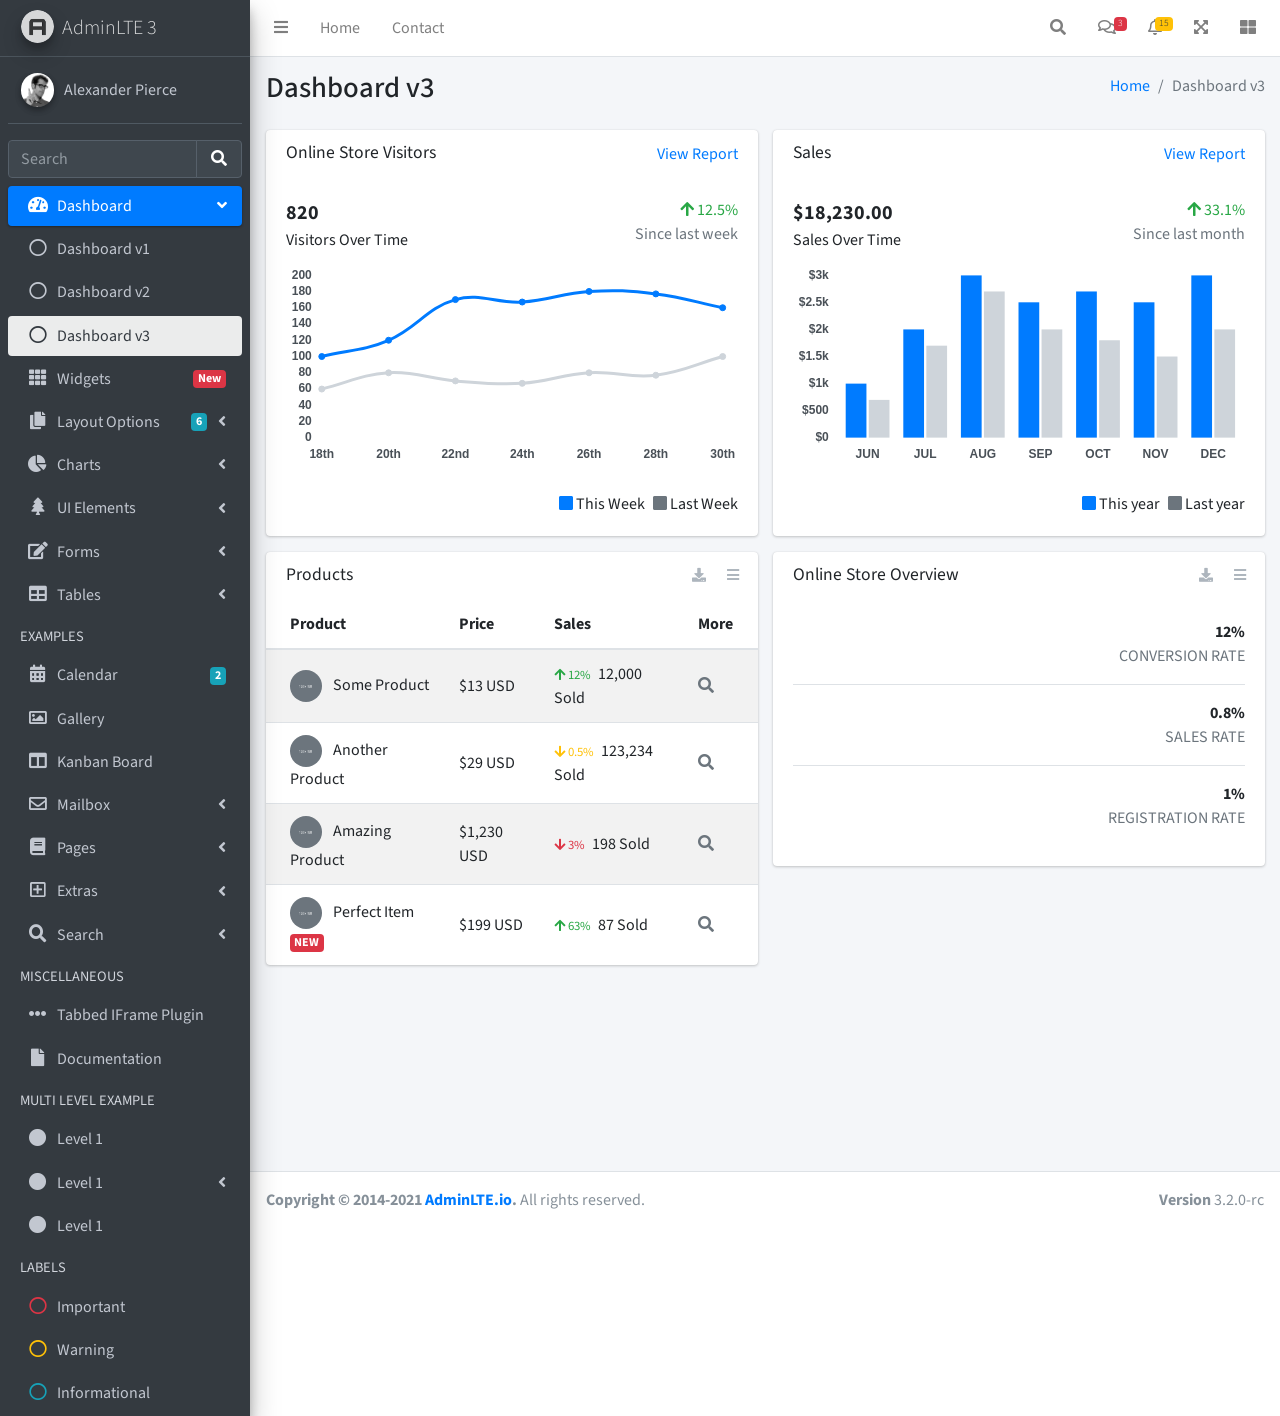
<file: public/adminlte/index3.html>
<!DOCTYPE html>
<html lang="en">
<head>
  <meta charset="utf-8">
  <meta name="viewport" content="width=device-width, initial-scale=1">
  <title>AdminLTE 3 | Dashboard 3</title>

  <!-- Google Font: Source Sans Pro -->
  <link rel="stylesheet" href="https://fonts.googleapis.com/css?family=Source+Sans+Pro:300,400,400i,700&display=fallback">
  <!-- Font Awesome Icons -->
  <link rel="stylesheet" href="plugins/fontawesome-free/css/all.min.css">
  <!-- IonIcons -->
  <link rel="stylesheet" href="https://code.ionicframework.com/ionicons/2.0.1/css/ionicons.min.css">
  <!-- Theme style -->
  <link rel="stylesheet" href="dist/css/adminlte.min.css">
</head>
<!--
`body` tag options:

  Apply one or more of the following classes to to the body tag
  to get the desired effect

  * sidebar-collapse
  * sidebar-mini
-->
<body class="hold-transition sidebar-mini">
<div class="wrapper">
  <!-- Navbar -->
  <nav class="main-header navbar navbar-expand navbar-white navbar-light">
    <!-- Left navbar links -->
    <ul class="navbar-nav">
      <li class="nav-item">
        <a class="nav-link" data-widget="pushmenu" href="#" role="button"><i class="fas fa-bars"></i></a>
      </li>
      <li class="nav-item d-none d-sm-inline-block">
        <a href="index3.html" class="nav-link">Home</a>
      </li>
      <li class="nav-item d-none d-sm-inline-block">
        <a href="#" class="nav-link">Contact</a>
      </li>
    </ul>

    <!-- Right navbar links -->
    <ul class="navbar-nav ml-auto">
      <!-- Navbar Search -->
      <li class="nav-item">
        <a class="nav-link" data-widget="navbar-search" href="#" role="button">
          <i class="fas fa-search"></i>
        </a>
        <div class="navbar-search-block">
          <form class="form-inline">
            <div class="input-group input-group-sm">
              <input class="form-control form-control-navbar" type="search" placeholder="Search" aria-label="Search">
              <div class="input-group-append">
                <button class="btn btn-navbar" type="submit">
                  <i class="fas fa-search"></i>
                </button>
                <button class="btn btn-navbar" type="button" data-widget="navbar-search">
                  <i class="fas fa-times"></i>
                </button>
              </div>
            </div>
          </form>
        </div>
      </li>

      <!-- Messages Dropdown Menu -->
      <li class="nav-item dropdown">
        <a class="nav-link" data-toggle="dropdown" href="#">
          <i class="far fa-comments"></i>
          <span class="badge badge-danger navbar-badge">3</span>
        </a>
        <div class="dropdown-menu dropdown-menu-lg dropdown-menu-right">
          <a href="#" class="dropdown-item">
            <!-- Message Start -->
            <div class="media">
              <img src="dist/img/user1-128x128.jpg" alt="User Avatar" class="img-size-50 mr-3 img-circle">
              <div class="media-body">
                <h3 class="dropdown-item-title">
                  Brad Diesel
                  <span class="float-right text-sm text-danger"><i class="fas fa-star"></i></span>
                </h3>
                <p class="text-sm">Call me whenever you can...</p>
                <p class="text-sm text-muted"><i class="far fa-clock mr-1"></i> 4 Hours Ago</p>
              </div>
            </div>
            <!-- Message End -->
          </a>
          <div class="dropdown-divider"></div>
          <a href="#" class="dropdown-item">
            <!-- Message Start -->
            <div class="media">
              <img src="dist/img/user8-128x128.jpg" alt="User Avatar" class="img-size-50 img-circle mr-3">
              <div class="media-body">
                <h3 class="dropdown-item-title">
                  John Pierce
                  <span class="float-right text-sm text-muted"><i class="fas fa-star"></i></span>
                </h3>
                <p class="text-sm">I got your message bro</p>
                <p class="text-sm text-muted"><i class="far fa-clock mr-1"></i> 4 Hours Ago</p>
              </div>
            </div>
            <!-- Message End -->
          </a>
          <div class="dropdown-divider"></div>
          <a href="#" class="dropdown-item">
            <!-- Message Start -->
            <div class="media">
              <img src="dist/img/user3-128x128.jpg" alt="User Avatar" class="img-size-50 img-circle mr-3">
              <div class="media-body">
                <h3 class="dropdown-item-title">
                  Nora Silvester
                  <span class="float-right text-sm text-warning"><i class="fas fa-star"></i></span>
                </h3>
                <p class="text-sm">The subject goes here</p>
                <p class="text-sm text-muted"><i class="far fa-clock mr-1"></i> 4 Hours Ago</p>
              </div>
            </div>
            <!-- Message End -->
          </a>
          <div class="dropdown-divider"></div>
          <a href="#" class="dropdown-item dropdown-footer">See All Messages</a>
        </div>
      </li>
      <!-- Notifications Dropdown Menu -->
      <li class="nav-item dropdown">
        <a class="nav-link" data-toggle="dropdown" href="#">
          <i class="far fa-bell"></i>
          <span class="badge badge-warning navbar-badge">15</span>
        </a>
        <div class="dropdown-menu dropdown-menu-lg dropdown-menu-right">
          <span class="dropdown-item dropdown-header">15 Notifications</span>
          <div class="dropdown-divider"></div>
          <a href="#" class="dropdown-item">
            <i class="fas fa-envelope mr-2"></i> 4 new messages
            <span class="float-right text-muted text-sm">3 mins</span>
          </a>
          <div class="dropdown-divider"></div>
          <a href="#" class="dropdown-item">
            <i class="fas fa-users mr-2"></i> 8 friend requests
            <span class="float-right text-muted text-sm">12 hours</span>
          </a>
          <div class="dropdown-divider"></div>
          <a href="#" class="dropdown-item">
            <i class="fas fa-file mr-2"></i> 3 new reports
            <span class="float-right text-muted text-sm">2 days</span>
          </a>
          <div class="dropdown-divider"></div>
          <a href="#" class="dropdown-item dropdown-footer">See All Notifications</a>
        </div>
      </li>
      <li class="nav-item">
        <a class="nav-link" data-widget="fullscreen" href="#" role="button">
          <i class="fas fa-expand-arrows-alt"></i>
        </a>
      </li>
      <li class="nav-item">
        <a class="nav-link" data-widget="control-sidebar" data-slide="true" href="#" role="button">
          <i class="fas fa-th-large"></i>
        </a>
      </li>
    </ul>
  </nav>
  <!-- /.navbar -->

  <!-- Main Sidebar Container -->
  <aside class="main-sidebar sidebar-dark-primary elevation-4">
    <!-- Brand Logo -->
    <a href="index3.html" class="brand-link">
      <img src="dist/img/AdminLTELogo.png" alt="AdminLTE Logo" class="brand-image img-circle elevation-3" style="opacity: .8">
      <span class="brand-text font-weight-light">AdminLTE 3</span>
    </a>

    <!-- Sidebar -->
    <div class="sidebar">
      <!-- Sidebar user panel (optional) -->
      <div class="user-panel mt-3 pb-3 mb-3 d-flex">
        <div class="image">
          <img src="dist/img/user2-160x160.jpg" class="img-circle elevation-2" alt="User Image">
        </div>
        <div class="info">
          <a href="#" class="d-block">Alexander Pierce</a>
        </div>
      </div>

      <!-- SidebarSearch Form -->
      <div class="form-inline">
        <div class="input-group" data-widget="sidebar-search">
          <input class="form-control form-control-sidebar" type="search" placeholder="Search" aria-label="Search">
          <div class="input-group-append">
            <button class="btn btn-sidebar">
              <i class="fas fa-search fa-fw"></i>
            </button>
          </div>
        </div>
      </div>

      <!-- Sidebar Menu -->
      <nav class="mt-2">
        <ul class="nav nav-pills nav-sidebar flex-column" data-widget="treeview" role="menu" data-accordion="false">
          <!-- Add icons to the links using the .nav-icon class
               with font-awesome or any other icon font library -->
          <li class="nav-item menu-open">
            <a href="#" class="nav-link active">
              <i class="nav-icon fas fa-tachometer-alt"></i>
              <p>
                Dashboard
                <i class="right fas fa-angle-left"></i>
              </p>
            </a>
            <ul class="nav nav-treeview">
              <li class="nav-item">
                <a href="./index.html" class="nav-link">
                  <i class="far fa-circle nav-icon"></i>
                  <p>Dashboard v1</p>
                </a>
              </li>
              <li class="nav-item">
                <a href="./index2.html" class="nav-link">
                  <i class="far fa-circle nav-icon"></i>
                  <p>Dashboard v2</p>
                </a>
              </li>
              <li class="nav-item">
                <a href="./index3.html" class="nav-link active">
                  <i class="far fa-circle nav-icon"></i>
                  <p>Dashboard v3</p>
                </a>
              </li>
            </ul>
          </li>
          <li class="nav-item">
            <a href="pages/widgets.html" class="nav-link">
              <i class="nav-icon fas fa-th"></i>
              <p>
                Widgets
                <span class="right badge badge-danger">New</span>
              </p>
            </a>
          </li>
          <li class="nav-item">
            <a href="#" class="nav-link">
              <i class="nav-icon fas fa-copy"></i>
              <p>
                Layout Options
                <i class="fas fa-angle-left right"></i>
                <span class="badge badge-info right">6</span>
              </p>
            </a>
            <ul class="nav nav-treeview">
              <li class="nav-item">
                <a href="pages/layout/top-nav.html" class="nav-link">
                  <i class="far fa-circle nav-icon"></i>
                  <p>Top Navigation</p>
                </a>
              </li>
              <li class="nav-item">
                <a href="pages/layout/top-nav-sidebar.html" class="nav-link">
                  <i class="far fa-circle nav-icon"></i>
                  <p>Top Navigation + Sidebar</p>
                </a>
              </li>
              <li class="nav-item">
                <a href="pages/layout/boxed.html" class="nav-link">
                  <i class="far fa-circle nav-icon"></i>
                  <p>Boxed</p>
                </a>
              </li>
              <li class="nav-item">
                <a href="pages/layout/fixed-sidebar.html" class="nav-link">
                  <i class="far fa-circle nav-icon"></i>
                  <p>Fixed Sidebar</p>
                </a>
              </li>
              <li class="nav-item">
                <a href="pages/layout/fixed-sidebar-custom.html" class="nav-link">
                  <i class="far fa-circle nav-icon"></i>
                  <p>Fixed Sidebar <small>+ Custom Area</small></p>
                </a>
              </li>
              <li class="nav-item">
                <a href="pages/layout/fixed-topnav.html" class="nav-link">
                  <i class="far fa-circle nav-icon"></i>
                  <p>Fixed Navbar</p>
                </a>
              </li>
              <li class="nav-item">
                <a href="pages/layout/fixed-footer.html" class="nav-link">
                  <i class="far fa-circle nav-icon"></i>
                  <p>Fixed Footer</p>
                </a>
              </li>
              <li class="nav-item">
                <a href="pages/layout/collapsed-sidebar.html" class="nav-link">
                  <i class="far fa-circle nav-icon"></i>
                  <p>Collapsed Sidebar</p>
                </a>
              </li>
            </ul>
          </li>
          <li class="nav-item">
            <a href="#" class="nav-link">
              <i class="nav-icon fas fa-chart-pie"></i>
              <p>
                Charts
                <i class="right fas fa-angle-left"></i>
              </p>
            </a>
            <ul class="nav nav-treeview">
              <li class="nav-item">
                <a href="pages/charts/chartjs.html" class="nav-link">
                  <i class="far fa-circle nav-icon"></i>
                  <p>ChartJS</p>
                </a>
              </li>
              <li class="nav-item">
                <a href="pages/charts/flot.html" class="nav-link">
                  <i class="far fa-circle nav-icon"></i>
                  <p>Flot</p>
                </a>
              </li>
              <li class="nav-item">
                <a href="pages/charts/inline.html" class="nav-link">
                  <i class="far fa-circle nav-icon"></i>
                  <p>Inline</p>
                </a>
              </li>
              <li class="nav-item">
                <a href="pages/charts/uplot.html" class="nav-link">
                  <i class="far fa-circle nav-icon"></i>
                  <p>uPlot</p>
                </a>
              </li>
            </ul>
          </li>
          <li class="nav-item">
            <a href="#" class="nav-link">
              <i class="nav-icon fas fa-tree"></i>
              <p>
                UI Elements
                <i class="fas fa-angle-left right"></i>
              </p>
            </a>
            <ul class="nav nav-treeview">
              <li class="nav-item">
                <a href="pages/UI/general.html" class="nav-link">
                  <i class="far fa-circle nav-icon"></i>
                  <p>General</p>
                </a>
              </li>
              <li class="nav-item">
                <a href="pages/UI/icons.html" class="nav-link">
                  <i class="far fa-circle nav-icon"></i>
                  <p>Icons</p>
                </a>
              </li>
              <li class="nav-item">
                <a href="pages/UI/buttons.html" class="nav-link">
                  <i class="far fa-circle nav-icon"></i>
                  <p>Buttons</p>
                </a>
              </li>
              <li class="nav-item">
                <a href="pages/UI/sliders.html" class="nav-link">
                  <i class="far fa-circle nav-icon"></i>
                  <p>Sliders</p>
                </a>
              </li>
              <li class="nav-item">
                <a href="pages/UI/modals.html" class="nav-link">
                  <i class="far fa-circle nav-icon"></i>
                  <p>Modals & Alerts</p>
                </a>
              </li>
              <li class="nav-item">
                <a href="pages/UI/navbar.html" class="nav-link">
                  <i class="far fa-circle nav-icon"></i>
                  <p>Navbar & Tabs</p>
                </a>
              </li>
              <li class="nav-item">
                <a href="pages/UI/timeline.html" class="nav-link">
                  <i class="far fa-circle nav-icon"></i>
                  <p>Timeline</p>
                </a>
              </li>
              <li class="nav-item">
                <a href="pages/UI/ribbons.html" class="nav-link">
                  <i class="far fa-circle nav-icon"></i>
                  <p>Ribbons</p>
                </a>
              </li>
            </ul>
          </li>
          <li class="nav-item">
            <a href="#" class="nav-link">
              <i class="nav-icon fas fa-edit"></i>
              <p>
                Forms
                <i class="fas fa-angle-left right"></i>
              </p>
            </a>
            <ul class="nav nav-treeview">
              <li class="nav-item">
                <a href="pages/forms/general.html" class="nav-link">
                  <i class="far fa-circle nav-icon"></i>
                  <p>General Elements</p>
                </a>
              </li>
              <li class="nav-item">
                <a href="pages/forms/advanced.html" class="nav-link">
                  <i class="far fa-circle nav-icon"></i>
                  <p>Advanced Elements</p>
                </a>
              </li>
              <li class="nav-item">
                <a href="pages/forms/editors.html" class="nav-link">
                  <i class="far fa-circle nav-icon"></i>
                  <p>Editors</p>
                </a>
              </li>
              <li class="nav-item">
                <a href="pages/forms/validation.html" class="nav-link">
                  <i class="far fa-circle nav-icon"></i>
                  <p>Validation</p>
                </a>
              </li>
            </ul>
          </li>
          <li class="nav-item">
            <a href="#" class="nav-link">
              <i class="nav-icon fas fa-table"></i>
              <p>
                Tables
                <i class="fas fa-angle-left right"></i>
              </p>
            </a>
            <ul class="nav nav-treeview">
              <li class="nav-item">
                <a href="pages/tables/simple.html" class="nav-link">
                  <i class="far fa-circle nav-icon"></i>
                  <p>Simple Tables</p>
                </a>
              </li>
              <li class="nav-item">
                <a href="pages/tables/data.html" class="nav-link">
                  <i class="far fa-circle nav-icon"></i>
                  <p>DataTables</p>
                </a>
              </li>
              <li class="nav-item">
                <a href="pages/tables/jsgrid.html" class="nav-link">
                  <i class="far fa-circle nav-icon"></i>
                  <p>jsGrid</p>
                </a>
              </li>
            </ul>
          </li>
          <li class="nav-header">EXAMPLES</li>
          <li class="nav-item">
            <a href="pages/calendar.html" class="nav-link">
              <i class="nav-icon fas fa-calendar-alt"></i>
              <p>
                Calendar
                <span class="badge badge-info right">2</span>
              </p>
            </a>
          </li>
          <li class="nav-item">
            <a href="pages/gallery.html" class="nav-link">
              <i class="nav-icon far fa-image"></i>
              <p>
                Gallery
              </p>
            </a>
          </li>
          <li class="nav-item">
            <a href="pages/kanban.html" class="nav-link">
              <i class="nav-icon fas fa-columns"></i>
              <p>
                Kanban Board
              </p>
            </a>
          </li>
          <li class="nav-item">
            <a href="#" class="nav-link">
              <i class="nav-icon far fa-envelope"></i>
              <p>
                Mailbox
                <i class="fas fa-angle-left right"></i>
              </p>
            </a>
            <ul class="nav nav-treeview">
              <li class="nav-item">
                <a href="pages/mailbox/mailbox.html" class="nav-link">
                  <i class="far fa-circle nav-icon"></i>
                  <p>Inbox</p>
                </a>
              </li>
              <li class="nav-item">
                <a href="pages/mailbox/compose.html" class="nav-link">
                  <i class="far fa-circle nav-icon"></i>
                  <p>Compose</p>
                </a>
              </li>
              <li class="nav-item">
                <a href="pages/mailbox/read-mail.html" class="nav-link">
                  <i class="far fa-circle nav-icon"></i>
                  <p>Read</p>
                </a>
              </li>
            </ul>
          </li>
          <li class="nav-item">
            <a href="#" class="nav-link">
              <i class="nav-icon fas fa-book"></i>
              <p>
                Pages
                <i class="fas fa-angle-left right"></i>
              </p>
            </a>
            <ul class="nav nav-treeview">
              <li class="nav-item">
                <a href="pages/examples/invoice.html" class="nav-link">
                  <i class="far fa-circle nav-icon"></i>
                  <p>Invoice</p>
                </a>
              </li>
              <li class="nav-item">
                <a href="pages/examples/profile.html" class="nav-link">
                  <i class="far fa-circle nav-icon"></i>
                  <p>Profile</p>
                </a>
              </li>
              <li class="nav-item">
                <a href="pages/examples/e-commerce.html" class="nav-link">
                  <i class="far fa-circle nav-icon"></i>
                  <p>E-commerce</p>
                </a>
              </li>
              <li class="nav-item">
                <a href="pages/examples/projects.html" class="nav-link">
                  <i class="far fa-circle nav-icon"></i>
                  <p>Projects</p>
                </a>
              </li>
              <li class="nav-item">
                <a href="pages/examples/project-add.html" class="nav-link">
                  <i class="far fa-circle nav-icon"></i>
                  <p>Project Add</p>
                </a>
              </li>
              <li class="nav-item">
                <a href="pages/examples/project-edit.html" class="nav-link">
                  <i class="far fa-circle nav-icon"></i>
                  <p>Project Edit</p>
                </a>
              </li>
              <li class="nav-item">
                <a href="pages/examples/project-detail.html" class="nav-link">
                  <i class="far fa-circle nav-icon"></i>
                  <p>Project Detail</p>
                </a>
              </li>
              <li class="nav-item">
                <a href="pages/examples/contacts.html" class="nav-link">
                  <i class="far fa-circle nav-icon"></i>
                  <p>Contacts</p>
                </a>
              </li>
              <li class="nav-item">
                <a href="pages/examples/faq.html" class="nav-link">
                  <i class="far fa-circle nav-icon"></i>
                  <p>FAQ</p>
                </a>
              </li>
              <li class="nav-item">
                <a href="pages/examples/contact-us.html" class="nav-link">
                  <i class="far fa-circle nav-icon"></i>
                  <p>Contact us</p>
                </a>
              </li>
            </ul>
          </li>
          <li class="nav-item">
            <a href="#" class="nav-link">
              <i class="nav-icon far fa-plus-square"></i>
              <p>
                Extras
                <i class="fas fa-angle-left right"></i>
              </p>
            </a>
            <ul class="nav nav-treeview">
              <li class="nav-item">
                <a href="#" class="nav-link">
                  <i class="far fa-circle nav-icon"></i>
                  <p>
                    Login & Register v1
                    <i class="fas fa-angle-left right"></i>
                  </p>
                </a>
                <ul class="nav nav-treeview">
                  <li class="nav-item">
                    <a href="pages/examples/login.html" class="nav-link">
                      <i class="far fa-circle nav-icon"></i>
                      <p>Login v1</p>
                    </a>
                  </li>
                  <li class="nav-item">
                    <a href="pages/examples/register.html" class="nav-link">
                      <i class="far fa-circle nav-icon"></i>
                      <p>Register v1</p>
                    </a>
                  </li>
                  <li class="nav-item">
                    <a href="pages/examples/forgot-password.html" class="nav-link">
                      <i class="far fa-circle nav-icon"></i>
                      <p>Forgot Password v1</p>
                    </a>
                  </li>
                  <li class="nav-item">
                    <a href="pages/examples/recover-password.html" class="nav-link">
                      <i class="far fa-circle nav-icon"></i>
                      <p>Recover Password v1</p>
                    </a>
                  </li>
                </ul>
              </li>
              <li class="nav-item">
                <a href="#" class="nav-link">
                  <i class="far fa-circle nav-icon"></i>
                  <p>
                    Login & Register v2
                    <i class="fas fa-angle-left right"></i>
                  </p>
                </a>
                <ul class="nav nav-treeview">
                  <li class="nav-item">
                    <a href="pages/examples/login-v2.html" class="nav-link">
                      <i class="far fa-circle nav-icon"></i>
                      <p>Login v2</p>
                    </a>
                  </li>
                  <li class="nav-item">
                    <a href="pages/examples/register-v2.html" class="nav-link">
                      <i class="far fa-circle nav-icon"></i>
                      <p>Register v2</p>
                    </a>
                  </li>
                  <li class="nav-item">
                    <a href="pages/examples/forgot-password-v2.html" class="nav-link">
                      <i class="far fa-circle nav-icon"></i>
                      <p>Forgot Password v2</p>
                    </a>
                  </li>
                  <li class="nav-item">
                    <a href="pages/examples/recover-password-v2.html" class="nav-link">
                      <i class="far fa-circle nav-icon"></i>
                      <p>Recover Password v2</p>
                    </a>
                  </li>
                </ul>
              </li>
              <li class="nav-item">
                <a href="pages/examples/lockscreen.html" class="nav-link">
                  <i class="far fa-circle nav-icon"></i>
                  <p>Lockscreen</p>
                </a>
              </li>
              <li class="nav-item">
                <a href="pages/examples/legacy-user-menu.html" class="nav-link">
                  <i class="far fa-circle nav-icon"></i>
                  <p>Legacy User Menu</p>
                </a>
              </li>
              <li class="nav-item">
                <a href="pages/examples/language-menu.html" class="nav-link">
                  <i class="far fa-circle nav-icon"></i>
                  <p>Language Menu</p>
                </a>
              </li>
              <li class="nav-item">
                <a href="pages/examples/404.html" class="nav-link">
                  <i class="far fa-circle nav-icon"></i>
                  <p>Error 404</p>
                </a>
              </li>
              <li class="nav-item">
                <a href="pages/examples/500.html" class="nav-link">
                  <i class="far fa-circle nav-icon"></i>
                  <p>Error 500</p>
                </a>
              </li>
              <li class="nav-item">
                <a href="pages/examples/pace.html" class="nav-link">
                  <i class="far fa-circle nav-icon"></i>
                  <p>Pace</p>
                </a>
              </li>
              <li class="nav-item">
                <a href="pages/examples/blank.html" class="nav-link">
                  <i class="far fa-circle nav-icon"></i>
                  <p>Blank Page</p>
                </a>
              </li>
              <li class="nav-item">
                <a href="starter.html" class="nav-link">
                  <i class="far fa-circle nav-icon"></i>
                  <p>Starter Page</p>
                </a>
              </li>
            </ul>
          </li>
          <li class="nav-item">
            <a href="#" class="nav-link">
              <i class="nav-icon fas fa-search"></i>
              <p>
                Search
                <i class="fas fa-angle-left right"></i>
              </p>
            </a>
            <ul class="nav nav-treeview">
              <li class="nav-item">
                <a href="pages/search/simple.html" class="nav-link">
                  <i class="far fa-circle nav-icon"></i>
                  <p>Simple Search</p>
                </a>
              </li>
              <li class="nav-item">
                <a href="pages/search/enhanced.html" class="nav-link">
                  <i class="far fa-circle nav-icon"></i>
                  <p>Enhanced</p>
                </a>
              </li>
            </ul>
          </li>
          <li class="nav-header">MISCELLANEOUS</li>
          <li class="nav-item">
            <a href="iframe.html" class="nav-link">
              <i class="nav-icon fas fa-ellipsis-h"></i>
              <p>Tabbed IFrame Plugin</p>
            </a>
          </li>
          <li class="nav-item">
            <a href="https://adminlte.io/docs/3.1/" class="nav-link">
              <i class="nav-icon fas fa-file"></i>
              <p>Documentation</p>
            </a>
          </li>
          <li class="nav-header">MULTI LEVEL EXAMPLE</li>
          <li class="nav-item">
            <a href="#" class="nav-link">
              <i class="fas fa-circle nav-icon"></i>
              <p>Level 1</p>
            </a>
          </li>
          <li class="nav-item">
            <a href="#" class="nav-link">
              <i class="nav-icon fas fa-circle"></i>
              <p>
                Level 1
                <i class="right fas fa-angle-left"></i>
              </p>
            </a>
            <ul class="nav nav-treeview">
              <li class="nav-item">
                <a href="#" class="nav-link">
                  <i class="far fa-circle nav-icon"></i>
                  <p>Level 2</p>
                </a>
              </li>
              <li class="nav-item">
                <a href="#" class="nav-link">
                  <i class="far fa-circle nav-icon"></i>
                  <p>
                    Level 2
                    <i class="right fas fa-angle-left"></i>
                  </p>
                </a>
                <ul class="nav nav-treeview">
                  <li class="nav-item">
                    <a href="#" class="nav-link">
                      <i class="far fa-dot-circle nav-icon"></i>
                      <p>Level 3</p>
                    </a>
                  </li>
                  <li class="nav-item">
                    <a href="#" class="nav-link">
                      <i class="far fa-dot-circle nav-icon"></i>
                      <p>Level 3</p>
                    </a>
                  </li>
                  <li class="nav-item">
                    <a href="#" class="nav-link">
                      <i class="far fa-dot-circle nav-icon"></i>
                      <p>Level 3</p>
                    </a>
                  </li>
                </ul>
              </li>
              <li class="nav-item">
                <a href="#" class="nav-link">
                  <i class="far fa-circle nav-icon"></i>
                  <p>Level 2</p>
                </a>
              </li>
            </ul>
          </li>
          <li class="nav-item">
            <a href="#" class="nav-link">
              <i class="fas fa-circle nav-icon"></i>
              <p>Level 1</p>
            </a>
          </li>
          <li class="nav-header">LABELS</li>
          <li class="nav-item">
            <a href="#" class="nav-link">
              <i class="nav-icon far fa-circle text-danger"></i>
              <p class="text">Important</p>
            </a>
          </li>
          <li class="nav-item">
            <a href="#" class="nav-link">
              <i class="nav-icon far fa-circle text-warning"></i>
              <p>Warning</p>
            </a>
          </li>
          <li class="nav-item">
            <a href="#" class="nav-link">
              <i class="nav-icon far fa-circle text-info"></i>
              <p>Informational</p>
            </a>
          </li>
        </ul>
      </nav>
      <!-- /.sidebar-menu -->
    </div>
    <!-- /.sidebar -->
  </aside>

  <!-- Content Wrapper. Contains page content -->
  <div class="content-wrapper">
    <!-- Content Header (Page header) -->
    <div class="content-header">
      <div class="container-fluid">
        <div class="row mb-2">
          <div class="col-sm-6">
            <h1 class="m-0">Dashboard v3</h1>
          </div><!-- /.col -->
          <div class="col-sm-6">
            <ol class="breadcrumb float-sm-right">
              <li class="breadcrumb-item"><a href="#">Home</a></li>
              <li class="breadcrumb-item active">Dashboard v3</li>
            </ol>
          </div><!-- /.col -->
        </div><!-- /.row -->
      </div><!-- /.container-fluid -->
    </div>
    <!-- /.content-header -->

    <!-- Main content -->
    <div class="content">
      <div class="container-fluid">
        <div class="row">
          <div class="col-lg-6">
            <div class="card">
              <div class="card-header border-0">
                <div class="d-flex justify-content-between">
                  <h3 class="card-title">Online Store Visitors</h3>
                  <a href="javascript:void(0);">View Report</a>
                </div>
              </div>
              <div class="card-body">
                <div class="d-flex">
                  <p class="d-flex flex-column">
                    <span class="text-bold text-lg">820</span>
                    <span>Visitors Over Time</span>
                  </p>
                  <p class="ml-auto d-flex flex-column text-right">
                    <span class="text-success">
                      <i class="fas fa-arrow-up"></i> 12.5%
                    </span>
                    <span class="text-muted">Since last week</span>
                  </p>
                </div>
                <!-- /.d-flex -->

                <div class="position-relative mb-4">
                  <canvas id="visitors-chart" height="200"></canvas>
                </div>

                <div class="d-flex flex-row justify-content-end">
                  <span class="mr-2">
                    <i class="fas fa-square text-primary"></i> This Week
                  </span>

                  <span>
                    <i class="fas fa-square text-gray"></i> Last Week
                  </span>
                </div>
              </div>
            </div>
            <!-- /.card -->

            <div class="card">
              <div class="card-header border-0">
                <h3 class="card-title">Products</h3>
                <div class="card-tools">
                  <a href="#" class="btn btn-tool btn-sm">
                    <i class="fas fa-download"></i>
                  </a>
                  <a href="#" class="btn btn-tool btn-sm">
                    <i class="fas fa-bars"></i>
                  </a>
                </div>
              </div>
              <div class="card-body table-responsive p-0">
                <table class="table table-striped table-valign-middle">
                  <thead>
                  <tr>
                    <th>Product</th>
                    <th>Price</th>
                    <th>Sales</th>
                    <th>More</th>
                  </tr>
                  </thead>
                  <tbody>
                  <tr>
                    <td>
                      <img src="dist/img/default-150x150.png" alt="Product 1" class="img-circle img-size-32 mr-2">
                      Some Product
                    </td>
                    <td>$13 USD</td>
                    <td>
                      <small class="text-success mr-1">
                        <i class="fas fa-arrow-up"></i>
                        12%
                      </small>
                      12,000 Sold
                    </td>
                    <td>
                      <a href="#" class="text-muted">
                        <i class="fas fa-search"></i>
                      </a>
                    </td>
                  </tr>
                  <tr>
                    <td>
                      <img src="dist/img/default-150x150.png" alt="Product 1" class="img-circle img-size-32 mr-2">
                      Another Product
                    </td>
                    <td>$29 USD</td>
                    <td>
                      <small class="text-warning mr-1">
                        <i class="fas fa-arrow-down"></i>
                        0.5%
                      </small>
                      123,234 Sold
                    </td>
                    <td>
                      <a href="#" class="text-muted">
                        <i class="fas fa-search"></i>
                      </a>
                    </td>
                  </tr>
                  <tr>
                    <td>
                      <img src="dist/img/default-150x150.png" alt="Product 1" class="img-circle img-size-32 mr-2">
                      Amazing Product
                    </td>
                    <td>$1,230 USD</td>
                    <td>
                      <small class="text-danger mr-1">
                        <i class="fas fa-arrow-down"></i>
                        3%
                      </small>
                      198 Sold
                    </td>
                    <td>
                      <a href="#" class="text-muted">
                        <i class="fas fa-search"></i>
                      </a>
                    </td>
                  </tr>
                  <tr>
                    <td>
                      <img src="dist/img/default-150x150.png" alt="Product 1" class="img-circle img-size-32 mr-2">
                      Perfect Item
                      <span class="badge bg-danger">NEW</span>
                    </td>
                    <td>$199 USD</td>
                    <td>
                      <small class="text-success mr-1">
                        <i class="fas fa-arrow-up"></i>
                        63%
                      </small>
                      87 Sold
                    </td>
                    <td>
                      <a href="#" class="text-muted">
                        <i class="fas fa-search"></i>
                      </a>
                    </td>
                  </tr>
                  </tbody>
                </table>
              </div>
            </div>
            <!-- /.card -->
          </div>
          <!-- /.col-md-6 -->
          <div class="col-lg-6">
            <div class="card">
              <div class="card-header border-0">
                <div class="d-flex justify-content-between">
                  <h3 class="card-title">Sales</h3>
                  <a href="javascript:void(0);">View Report</a>
                </div>
              </div>
              <div class="card-body">
                <div class="d-flex">
                  <p class="d-flex flex-column">
                    <span class="text-bold text-lg">$18,230.00</span>
                    <span>Sales Over Time</span>
                  </p>
                  <p class="ml-auto d-flex flex-column text-right">
                    <span class="text-success">
                      <i class="fas fa-arrow-up"></i> 33.1%
                    </span>
                    <span class="text-muted">Since last month</span>
                  </p>
                </div>
                <!-- /.d-flex -->

                <div class="position-relative mb-4">
                  <canvas id="sales-chart" height="200"></canvas>
                </div>

                <div class="d-flex flex-row justify-content-end">
                  <span class="mr-2">
                    <i class="fas fa-square text-primary"></i> This year
                  </span>

                  <span>
                    <i class="fas fa-square text-gray"></i> Last year
                  </span>
                </div>
              </div>
            </div>
            <!-- /.card -->

            <div class="card">
              <div class="card-header border-0">
                <h3 class="card-title">Online Store Overview</h3>
                <div class="card-tools">
                  <a href="#" class="btn btn-sm btn-tool">
                    <i class="fas fa-download"></i>
                  </a>
                  <a href="#" class="btn btn-sm btn-tool">
                    <i class="fas fa-bars"></i>
                  </a>
                </div>
              </div>
              <div class="card-body">
                <div class="d-flex justify-content-between align-items-center border-bottom mb-3">
                  <p class="text-success text-xl">
                    <i class="ion ion-ios-refresh-empty"></i>
                  </p>
                  <p class="d-flex flex-column text-right">
                    <span class="font-weight-bold">
                      <i class="ion ion-android-arrow-up text-success"></i> 12%
                    </span>
                    <span class="text-muted">CONVERSION RATE</span>
                  </p>
                </div>
                <!-- /.d-flex -->
                <div class="d-flex justify-content-between align-items-center border-bottom mb-3">
                  <p class="text-warning text-xl">
                    <i class="ion ion-ios-cart-outline"></i>
                  </p>
                  <p class="d-flex flex-column text-right">
                    <span class="font-weight-bold">
                      <i class="ion ion-android-arrow-up text-warning"></i> 0.8%
                    </span>
                    <span class="text-muted">SALES RATE</span>
                  </p>
                </div>
                <!-- /.d-flex -->
                <div class="d-flex justify-content-between align-items-center mb-0">
                  <p class="text-danger text-xl">
                    <i class="ion ion-ios-people-outline"></i>
                  </p>
                  <p class="d-flex flex-column text-right">
                    <span class="font-weight-bold">
                      <i class="ion ion-android-arrow-down text-danger"></i> 1%
                    </span>
                    <span class="text-muted">REGISTRATION RATE</span>
                  </p>
                </div>
                <!-- /.d-flex -->
              </div>
            </div>
          </div>
          <!-- /.col-md-6 -->
        </div>
        <!-- /.row -->
      </div>
      <!-- /.container-fluid -->
    </div>
    <!-- /.content -->
  </div>
  <!-- /.content-wrapper -->

  <!-- Control Sidebar -->
  <aside class="control-sidebar control-sidebar-dark">
    <!-- Control sidebar content goes here -->
  </aside>
  <!-- /.control-sidebar -->

  <!-- Main Footer -->
  <footer class="main-footer">
    <strong>Copyright &copy; 2014-2021 <a href="https://adminlte.io">AdminLTE.io</a>.</strong>
    All rights reserved.
    <div class="float-right d-none d-sm-inline-block">
      <b>Version</b> 3.2.0-rc
    </div>
  </footer>
</div>
<!-- ./wrapper -->

<!-- REQUIRED SCRIPTS -->

<!-- jQuery -->
<script src="plugins/jquery/jquery.min.js"></script>
<!-- Bootstrap -->
<script src="plugins/bootstrap/js/bootstrap.bundle.min.js"></script>
<!-- AdminLTE -->
<script src="dist/js/adminlte.js"></script>

<!-- OPTIONAL SCRIPTS -->
<script src="plugins/chart.js/Chart.min.js"></script>
<!-- AdminLTE for demo purposes -->
<script src="dist/js/demo.js"></script>
<!-- AdminLTE dashboard demo (This is only for demo purposes) -->
<script src="dist/js/pages/dashboard3.js"></script>
</body>
</html>
</file>
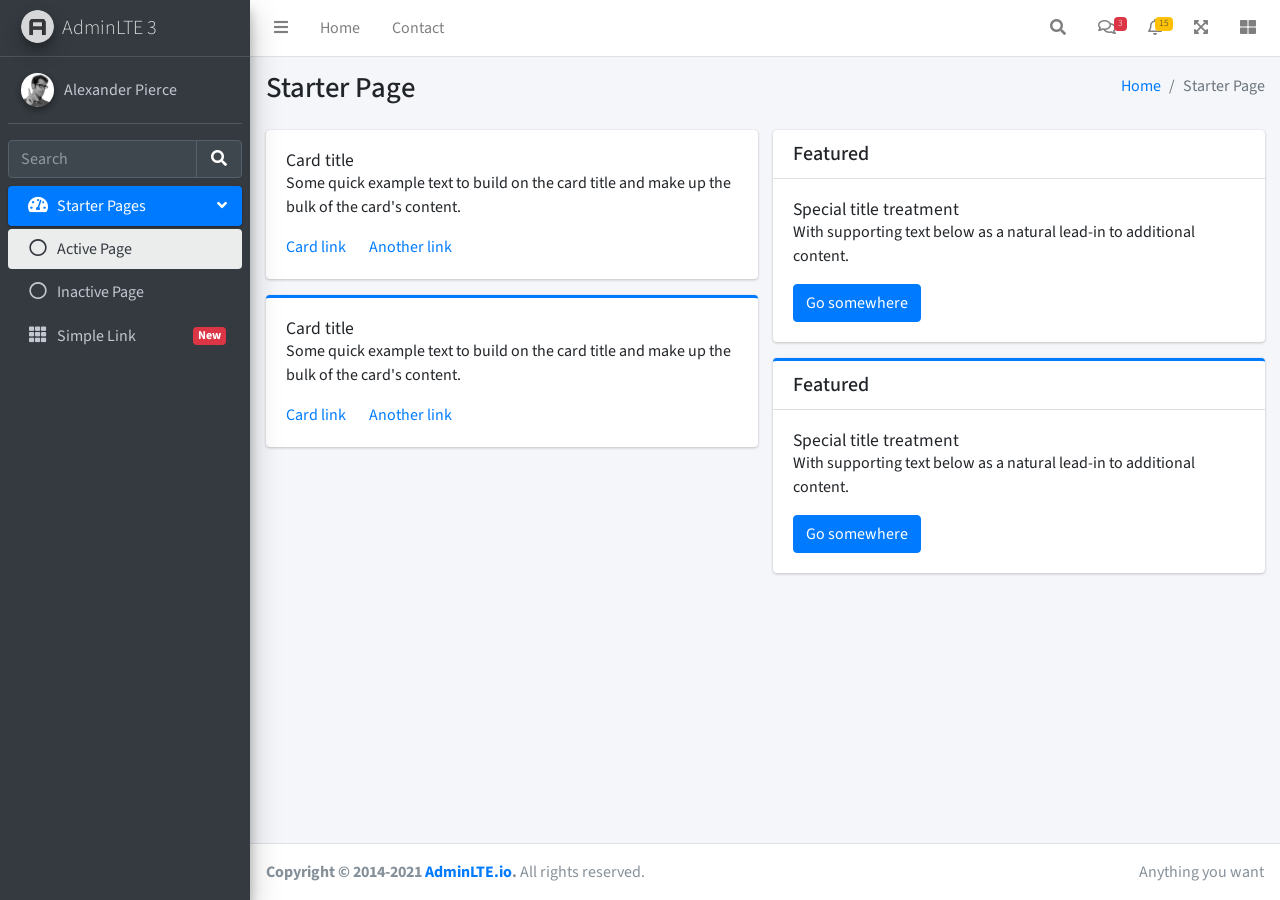
<file: public/adminlte/starter.html>
<!DOCTYPE html>
<!--
This is a starter template page. Use this page to start your new project from
scratch. This page gets rid of all links and provides the needed markup only.
-->
<html lang="en">
<head>
  <meta charset="utf-8">
  <meta name="viewport" content="width=device-width, initial-scale=1">
  <title>AdminLTE 3 | Starter</title>

  <!-- Google Font: Source Sans Pro -->
  <link rel="stylesheet" href="https://fonts.googleapis.com/css?family=Source+Sans+Pro:300,400,400i,700&display=fallback">
  <!-- Font Awesome Icons -->
  <link rel="stylesheet" href="plugins/fontawesome-free/css/all.min.css">
  <!-- Theme style -->
  <link rel="stylesheet" href="dist/css/adminlte.min.css">
</head>
<body class="hold-transition sidebar-mini">
<div class="wrapper">

  <!-- Navbar -->
  <nav class="main-header navbar navbar-expand navbar-white navbar-light">
    <!-- Left navbar links -->
    <ul class="navbar-nav">
      <li class="nav-item">
        <a class="nav-link" data-widget="pushmenu" href="#" role="button"><i class="fas fa-bars"></i></a>
      </li>
      <li class="nav-item d-none d-sm-inline-block">
        <a href="index3.html" class="nav-link">Home</a>
      </li>
      <li class="nav-item d-none d-sm-inline-block">
        <a href="#" class="nav-link">Contact</a>
      </li>
    </ul>

    <!-- Right navbar links -->
    <ul class="navbar-nav ml-auto">
      <!-- Navbar Search -->
      <li class="nav-item">
        <a class="nav-link" data-widget="navbar-search" href="#" role="button">
          <i class="fas fa-search"></i>
        </a>
        <div class="navbar-search-block">
          <form class="form-inline">
            <div class="input-group input-group-sm">
              <input class="form-control form-control-navbar" type="search" placeholder="Search" aria-label="Search">
              <div class="input-group-append">
                <button class="btn btn-navbar" type="submit">
                  <i class="fas fa-search"></i>
                </button>
                <button class="btn btn-navbar" type="button" data-widget="navbar-search">
                  <i class="fas fa-times"></i>
                </button>
              </div>
            </div>
          </form>
        </div>
      </li>

      <!-- Messages Dropdown Menu -->
      <li class="nav-item dropdown">
        <a class="nav-link" data-toggle="dropdown" href="#">
          <i class="far fa-comments"></i>
          <span class="badge badge-danger navbar-badge">3</span>
        </a>
        <div class="dropdown-menu dropdown-menu-lg dropdown-menu-right">
          <a href="#" class="dropdown-item">
            <!-- Message Start -->
            <div class="media">
              <img src="dist/img/user1-128x128.jpg" alt="User Avatar" class="img-size-50 mr-3 img-circle">
              <div class="media-body">
                <h3 class="dropdown-item-title">
                  Brad Diesel
                  <span class="float-right text-sm text-danger"><i class="fas fa-star"></i></span>
                </h3>
                <p class="text-sm">Call me whenever you can...</p>
                <p class="text-sm text-muted"><i class="far fa-clock mr-1"></i> 4 Hours Ago</p>
              </div>
            </div>
            <!-- Message End -->
          </a>
          <div class="dropdown-divider"></div>
          <a href="#" class="dropdown-item">
            <!-- Message Start -->
            <div class="media">
              <img src="dist/img/user8-128x128.jpg" alt="User Avatar" class="img-size-50 img-circle mr-3">
              <div class="media-body">
                <h3 class="dropdown-item-title">
                  John Pierce
                  <span class="float-right text-sm text-muted"><i class="fas fa-star"></i></span>
                </h3>
                <p class="text-sm">I got your message bro</p>
                <p class="text-sm text-muted"><i class="far fa-clock mr-1"></i> 4 Hours Ago</p>
              </div>
            </div>
            <!-- Message End -->
          </a>
          <div class="dropdown-divider"></div>
          <a href="#" class="dropdown-item">
            <!-- Message Start -->
            <div class="media">
              <img src="dist/img/user3-128x128.jpg" alt="User Avatar" class="img-size-50 img-circle mr-3">
              <div class="media-body">
                <h3 class="dropdown-item-title">
                  Nora Silvester
                  <span class="float-right text-sm text-warning"><i class="fas fa-star"></i></span>
                </h3>
                <p class="text-sm">The subject goes here</p>
                <p class="text-sm text-muted"><i class="far fa-clock mr-1"></i> 4 Hours Ago</p>
              </div>
            </div>
            <!-- Message End -->
          </a>
          <div class="dropdown-divider"></div>
          <a href="#" class="dropdown-item dropdown-footer">See All Messages</a>
        </div>
      </li>
      <!-- Notifications Dropdown Menu -->
      <li class="nav-item dropdown">
        <a class="nav-link" data-toggle="dropdown" href="#">
          <i class="far fa-bell"></i>
          <span class="badge badge-warning navbar-badge">15</span>
        </a>
        <div class="dropdown-menu dropdown-menu-lg dropdown-menu-right">
          <span class="dropdown-header">15 Notifications</span>
          <div class="dropdown-divider"></div>
          <a href="#" class="dropdown-item">
            <i class="fas fa-envelope mr-2"></i> 4 new messages
            <span class="float-right text-muted text-sm">3 mins</span>
          </a>
          <div class="dropdown-divider"></div>
          <a href="#" class="dropdown-item">
            <i class="fas fa-users mr-2"></i> 8 friend requests
            <span class="float-right text-muted text-sm">12 hours</span>
          </a>
          <div class="dropdown-divider"></div>
          <a href="#" class="dropdown-item">
            <i class="fas fa-file mr-2"></i> 3 new reports
            <span class="float-right text-muted text-sm">2 days</span>
          </a>
          <div class="dropdown-divider"></div>
          <a href="#" class="dropdown-item dropdown-footer">See All Notifications</a>
        </div>
      </li>
      <li class="nav-item">
        <a class="nav-link" data-widget="fullscreen" href="#" role="button">
          <i class="fas fa-expand-arrows-alt"></i>
        </a>
      </li>
      <li class="nav-item">
        <a class="nav-link" data-widget="control-sidebar" data-slide="true" href="#" role="button">
          <i class="fas fa-th-large"></i>
        </a>
      </li>
    </ul>
  </nav>
  <!-- /.navbar -->

  <!-- Main Sidebar Container -->
  <aside class="main-sidebar sidebar-dark-primary elevation-4">
    <!-- Brand Logo -->
    <a href="index3.html" class="brand-link">
      <img src="dist/img/AdminLTELogo.png" alt="AdminLTE Logo" class="brand-image img-circle elevation-3" style="opacity: .8">
      <span class="brand-text font-weight-light">AdminLTE 3</span>
    </a>

    <!-- Sidebar -->
    <div class="sidebar">
      <!-- Sidebar user panel (optional) -->
      <div class="user-panel mt-3 pb-3 mb-3 d-flex">
        <div class="image">
          <img src="dist/img/user2-160x160.jpg" class="img-circle elevation-2" alt="User Image">
        </div>
        <div class="info">
          <a href="#" class="d-block">Alexander Pierce</a>
        </div>
      </div>

      <!-- SidebarSearch Form -->
      <div class="form-inline">
        <div class="input-group" data-widget="sidebar-search">
          <input class="form-control form-control-sidebar" type="search" placeholder="Search" aria-label="Search">
          <div class="input-group-append">
            <button class="btn btn-sidebar">
              <i class="fas fa-search fa-fw"></i>
            </button>
          </div>
        </div>
      </div>

      <!-- Sidebar Menu -->
      <nav class="mt-2">
        <ul class="nav nav-pills nav-sidebar flex-column" data-widget="treeview" role="menu" data-accordion="false">
          <!-- Add icons to the links using the .nav-icon class
               with font-awesome or any other icon font library -->
          <li class="nav-item menu-open">
            <a href="#" class="nav-link active">
              <i class="nav-icon fas fa-tachometer-alt"></i>
              <p>
                Starter Pages
                <i class="right fas fa-angle-left"></i>
              </p>
            </a>
            <ul class="nav nav-treeview">
              <li class="nav-item">
                <a href="#" class="nav-link active">
                  <i class="far fa-circle nav-icon"></i>
                  <p>Active Page</p>
                </a>
              </li>
              <li class="nav-item">
                <a href="#" class="nav-link">
                  <i class="far fa-circle nav-icon"></i>
                  <p>Inactive Page</p>
                </a>
              </li>
            </ul>
          </li>
          <li class="nav-item">
            <a href="#" class="nav-link">
              <i class="nav-icon fas fa-th"></i>
              <p>
                Simple Link
                <span class="right badge badge-danger">New</span>
              </p>
            </a>
          </li>
        </ul>
      </nav>
      <!-- /.sidebar-menu -->
    </div>
    <!-- /.sidebar -->
  </aside>

  <!-- Content Wrapper. Contains page content -->
  <div class="content-wrapper">
    <!-- Content Header (Page header) -->
    <div class="content-header">
      <div class="container-fluid">
        <div class="row mb-2">
          <div class="col-sm-6">
            <h1 class="m-0">Starter Page</h1>
          </div><!-- /.col -->
          <div class="col-sm-6">
            <ol class="breadcrumb float-sm-right">
              <li class="breadcrumb-item"><a href="#">Home</a></li>
              <li class="breadcrumb-item active">Starter Page</li>
            </ol>
          </div><!-- /.col -->
        </div><!-- /.row -->
      </div><!-- /.container-fluid -->
    </div>
    <!-- /.content-header -->

    <!-- Main content -->
    <div class="content">
      <div class="container-fluid">
        <div class="row">
          <div class="col-lg-6">
            <div class="card">
              <div class="card-body">
                <h5 class="card-title">Card title</h5>

                <p class="card-text">
                  Some quick example text to build on the card title and make up the bulk of the card's
                  content.
                </p>

                <a href="#" class="card-link">Card link</a>
                <a href="#" class="card-link">Another link</a>
              </div>
            </div>

            <div class="card card-primary card-outline">
              <div class="card-body">
                <h5 class="card-title">Card title</h5>

                <p class="card-text">
                  Some quick example text to build on the card title and make up the bulk of the card's
                  content.
                </p>
                <a href="#" class="card-link">Card link</a>
                <a href="#" class="card-link">Another link</a>
              </div>
            </div><!-- /.card -->
          </div>
          <!-- /.col-md-6 -->
          <div class="col-lg-6">
            <div class="card">
              <div class="card-header">
                <h5 class="m-0">Featured</h5>
              </div>
              <div class="card-body">
                <h6 class="card-title">Special title treatment</h6>

                <p class="card-text">With supporting text below as a natural lead-in to additional content.</p>
                <a href="#" class="btn btn-primary">Go somewhere</a>
              </div>
            </div>

            <div class="card card-primary card-outline">
              <div class="card-header">
                <h5 class="m-0">Featured</h5>
              </div>
              <div class="card-body">
                <h6 class="card-title">Special title treatment</h6>

                <p class="card-text">With supporting text below as a natural lead-in to additional content.</p>
                <a href="#" class="btn btn-primary">Go somewhere</a>
              </div>
            </div>
          </div>
          <!-- /.col-md-6 -->
        </div>
        <!-- /.row -->
      </div><!-- /.container-fluid -->
    </div>
    <!-- /.content -->
  </div>
  <!-- /.content-wrapper -->

  <!-- Control Sidebar -->
  <aside class="control-sidebar control-sidebar-dark">
    <!-- Control sidebar content goes here -->
    <div class="p-3">
      <h5>Title</h5>
      <p>Sidebar content</p>
    </div>
  </aside>
  <!-- /.control-sidebar -->

  <!-- Main Footer -->
  <footer class="main-footer">
    <!-- To the right -->
    <div class="float-right d-none d-sm-inline">
      Anything you want
    </div>
    <!-- Default to the left -->
    <strong>Copyright &copy; 2014-2021 <a href="https://adminlte.io">AdminLTE.io</a>.</strong> All rights reserved.
  </footer>
</div>
<!-- ./wrapper -->

<!-- REQUIRED SCRIPTS -->

<!-- jQuery -->
<script src="plugins/jquery/jquery.min.js"></script>
<!-- Bootstrap 4 -->
<script src="plugins/bootstrap/js/bootstrap.bundle.min.js"></script>
<!-- AdminLTE App -->
<script src="dist/js/adminlte.min.js"></script>
</body>
</html>
</file>
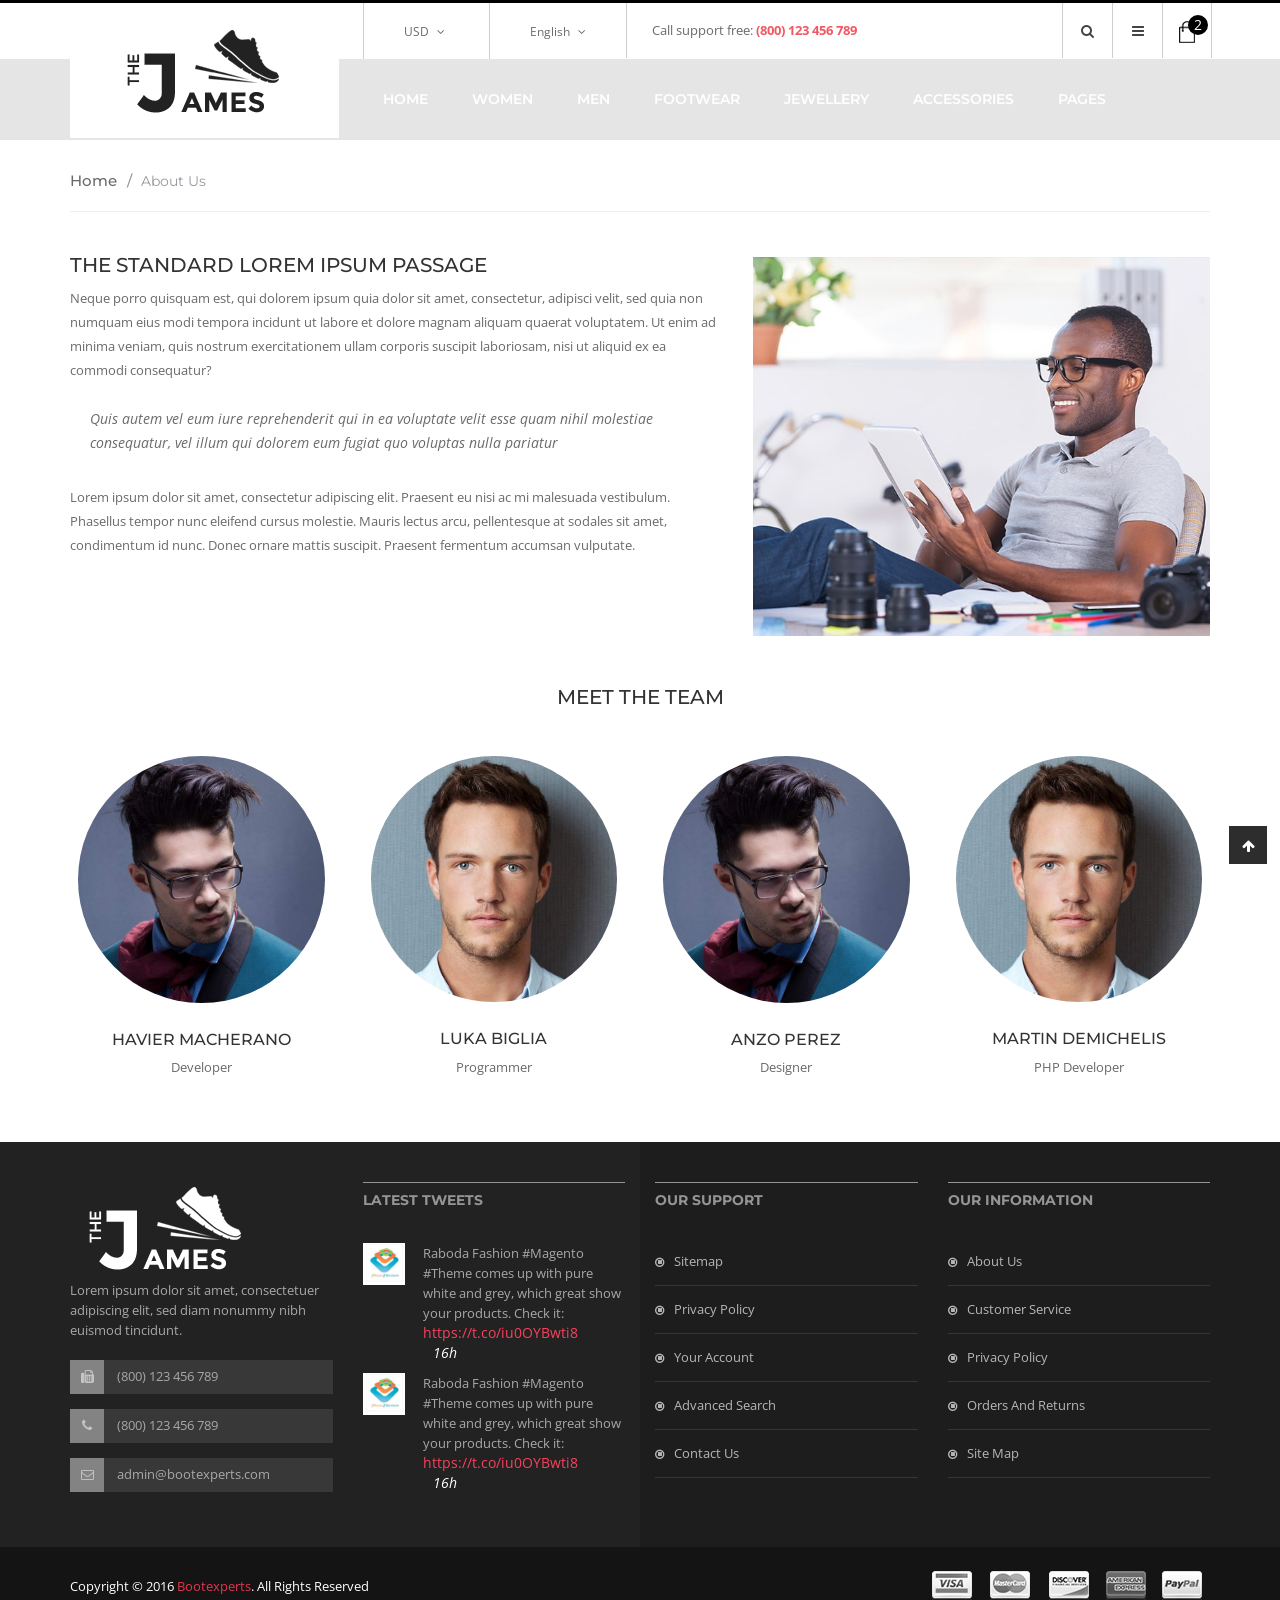
<file: public/Shoes/about-us.html>
<!doctype html>
<html class="no-js" lang="">
    
<!-- Mirrored from preview.hasthemes.com/james-preview/james/about-us.html by HTTrack Website Copier/3.x [XR&CO'2014], Mon, 11 Jan 2021 00:38:52 GMT -->
<head>
        <meta charset="utf-8">
        <meta http-equiv="x-ua-compatible" content="ie=edge">
        <title>About us || James </title>
        <meta name="description" content="">
        <meta name="viewport" content="width=device-width, initial-scale=1">

        <!-- favicon
        ============================================ -->
        <link rel="shortcut icon" type="image/x-icon" href="img/favicon.ico">

        <!-- Google Fonts
        ============================================ -->
        <link href='https://fonts.googleapis.com/css?family=Norican' rel='stylesheet' type='text/css'>
        <link href='https://fonts.googleapis.com/css?family=Montserrat:400,700' rel='stylesheet' type='text/css'>
        <link href='https://fonts.googleapis.com/css?family=Open+Sans:400,300,600,700,800' rel='stylesheet' type='text/css'>

        <!-- Bootstrap CSS
        ============================================ -->
        <link rel="stylesheet" href="css/bootstrap.min.css">
        <!-- Bootstrap CSS
        ============================================ -->
        <link rel="stylesheet" href="css/font-awesome.min.css">
        <!-- owl.carousel CSS
        ============================================ -->
        <link rel="stylesheet" href="css/owl.carousel.css">
        <link rel="stylesheet" href="css/owl.theme.css">
        <link rel="stylesheet" href="css/owl.transitions.css">
        <!-- jquery-ui CSS
        ============================================ -->
        <link rel="stylesheet" href="css/jquery-ui.css">
        <!-- meanmenu CSS
        ============================================ -->
        <link rel="stylesheet" href="css/meanmenu.min.css">
        <!-- nivoslider CSS
        ============================================ -->
        <link rel="stylesheet" href="lib/css/nivo-slider.css">
        <link rel="stylesheet" href="lib/css/preview.css">
        <!-- animate CSS
        ============================================ -->
        <link rel="stylesheet" href="css/animate.css">
        <!-- magic CSS
        ============================================ -->
        <link rel="stylesheet" href="css/magic.css">
        <!-- normalize CSS
        ============================================ -->
        <link rel="stylesheet" href="css/normalize.css">
        <!-- main CSS
        ============================================ -->
        <link rel="stylesheet" href="css/main.css">
        <!-- style CSS
        ============================================ -->
        <link rel="stylesheet" href="style.css">
        <!-- responsive CSS
        ============================================ -->
        <link rel="stylesheet" href="css/responsive.css">
        <!-- modernizr JS
        ============================================ -->
        <script src="js/vendor/modernizr-2.8.3.min.js"></script>
    </head>
    <body>
        <!--[if lt IE 8]>
            <p class="browserupgrade">You are using an <strong>outdated</strong> browser. Please <a href="http://browsehappy.com/">upgrade your browser</a> to improve your experience.</p>
        <![endif]-->

        <!-- Add your site or application content here -->
        <!-- header area start -->
        <header>
            <div class="top-link">
                <div class="container">
                    <div class="row">
                        <div class="col-md-7 col-md-offset-3 col-sm-9 hidden-xs">
                            <div class="site-option">
                                <ul>
                                    <li class="currency"><a href="#">USD <i class="fa fa-angle-down"></i> </a>
                                        <ul class="sub-site-option">
                                            <li><a href="#">Eur</a></li>
                                            <li><a href="#">Usd</a></li>
                                        </ul>
                                    </li>
                                    <li class="language"><a href="#">English <i class="fa fa-angle-down"></i> </a>
                                        <ul class="sub-site-option">
                                            <li><a href="#">English</a></li>
                                            <li><a href="#">English2</a></li>
                                        </ul>
                                    </li>
                                </ul>
                            </div>
                            <div class="call-support">
                                <p>Call support free: <span> (800) 123 456 789</span></p>
                            </div>
                        </div>
                        <div class="col-md-2 col-sm-3">
                            <div class="dashboard">
                                <div class="account-menu">
                                    <ul>
                                        <li class="search">
                                            <a href="#">
                                                <i class="fa fa-search"></i>
                                            </a>
                                            <ul class="search">
                                                <li>
                                                    <form action="#">
                                                        <input type="text">
                                                        <button type="submit"> <i class="fa fa-search"></i> </button>
                                                    </form>
                                                </li>
                                            </ul>
                                        </li>
                                        <li>
                                            <a href="#">
                                                <i class="fa fa-bars"></i>
                                            </a>
                                            <ul>
                                                <li><a href="my-account.html">my account</a></li>
                                                <li><a href="wishlist.html">my wishlist</a></li>
                                                <li><a href="cart.html">my cart</a></li>
                                                <li><a href="checkout.html">Checkout</a></li>
                                                <li><a href="blog.html">Blog</a></li>
                                                <li><a href="#">Log in</a></li>
                                            </ul>
                                        </li>
                                    </ul>
                                </div>
                                <div class="cart-menu">
                                    <ul>
                                        <li><a href="#"> <img src="img/icon-cart.png" alt=""> <span>2</span> </a>
                                            <div class="cart-info">
                                                <ul>
                                                    <li>
                                                        <div class="cart-img">
                                                            <img src="img/cart/1.png" alt="">
                                                        </div>
                                                        <div class="cart-details">
                                                            <a href="#">Fusce aliquam</a>
                                                            <p>1 x $174.00</p>
                                                        </div>
                                                        <div class="btn-edit"></div>
                                                        <div class="btn-remove"></div>
                                                    </li>
                                                    <li>
                                                        <div class="cart-img">
                                                            <img src="img/cart/2.png" alt="">
                                                        </div>
                                                        <div class="cart-details">
                                                            <a href="#">Fusce aliquam</a>
                                                            <p>1 x $777.00</p>
                                                        </div>
                                                        <div class="btn-edit"></div>
                                                        <div class="btn-remove"></div>
                                                    </li>
                                                </ul>
                                                <h3>Subtotal: <span> $951.00</span></h3>
                                                <a href="checkout.html" class="checkout">checkout</a>
                                            </div>
                                        </li>
                                    </ul>
                                </div>
                            </div>
                        </div>
                    </div>
                </div>
            </div>
            <div class="mainmenu-area home2 product-items">
                <div class="container">
                    <div class="row">
                        <div class="col-md-3">
                            <div class="logo">
                                <a href="index.html">
                                    <img src="img/logo.png" alt="">
                                </a>
                            </div>
                        </div>
                        <div class="col-md-9">
                            <div class="mainmenu">
                                <nav>
                                    <ul>
                                        <li><a href="index.html">Home</a>
                                            <div class="sub-menu">
                                                <span>
                                                    <a href="index.html">Home version 1</a>
                                                </span>
                                                <span>
                                                    <a href="index-2.html">Home version 2</a>
                                                </span>
                                            </div>
                                        </li>
                                        <li class="mega-women"><a href="shop.html">Women</a>
                                            <div class="mega-menu women">
                                                <div class="part-1">
                                                    <span>
                                                        <a href="#">Dresses</a>
                                                        <a href="#">Cocktail</a>
                                                        <a href="#">Day</a>
                                                        <a href="#">Evening</a>
                                                        <a href="#">Sports</a>
                                                    </span>
                                                    <span>
                                                        <a href="#">shoes</a>
                                                        <a href="#">Sports</a>
                                                        <a href="#">run</a>
                                                        <a href="#">sandals</a>
                                                        <a href="#">Books</a>
                                                    </span>
                                                    <span>
                                                        <a href="#">Handbags</a>
                                                        <a href="#">Blazers</a>
                                                        <a href="#">table</a>
                                                        <a href="#">coats</a>
                                                        <a href="#">kids</a>
                                                    </span>
                                                    <span>
                                                        <a href="#">Clothing</a>
                                                        <a href="#">T-shirts</a>
                                                        <a href="#">coats</a>
                                                        <a href="#">Jackets</a>
                                                        <a href="#">jeans</a>
                                                    </span>
                                                </div>
                                                <div class="part-2">
                                                    <a href="#">
                                                        <img src="img/banner/menu-banner.png" alt="">
                                                    </a>
                                                </div>
                                            </div>
                                        </li>
                                        <li class="mega-men"><a href="shop.html">Men</a>
                                            <div class="mega-menu men">
                                                <span>
                                                    <a href="#">Bags</a>
                                                    <a href="#">Bootees  Bags</a>
                                                    <a href="#">Blazers</a>
                                                </span>
                                                <span>
                                                    <a href="#">Clothing</a>
                                                    <a href="#">coats</a>
                                                    <a href="#">T-shirts</a>
                                                </span>
                                                <span>
                                                    <a href="#">Lingerie</a>
                                                    <a href="#">Bands</a>
                                                    <a href="#">Furniture</a>
                                                </span>
                                            </div>
                                        </li>
                                        <li class="mega-footwear"><a href="shop.html">Footwear</a>
                                            <div class="mega-menu footwear">
                                                <span>
                                                    <a href="#">Footwear Man</a>
                                                    <a href="#">gifts</a>
                                                </span>
                                                <span>
                                                    <a href="#">Footwear Womens</a>
                                                    <a href="#">boots</a>
                                                </span>
                                            </div>
                                        </li>
                                        <li class="mega-jewellery"><a href="shop.html">Jewellery</a>
                                            <div class="mega-menu jewellery">
                                                <span>
                                                    <a href="#">Rings</a>
                                                </span>
                                            </div>
                                        </li>
                                        <li><a href="shop.html">accessories</a></li>
                                        <li><a href="#">Pages</a>
                                            <div class="sub-menu pages">
                                                <span>
                                                    <a href="about-us.html">About us</a>
                                                </span>
                                                <span>
                                                    <a href="blog.html">Blog</a>
                                                </span>
                                                <span>
                                                    <a href="blog-details.html">Blog Details</a>
                                                </span>
                                                <span>
                                                    <a href="cart.html">Cart</a>
                                                </span>
                                                <span>
                                                    <a href="checkout.html">Checkout</a>
                                                </span>
                                                <span>
                                                    <a href="contact.html">Contact</a>
                                                </span>
                                                <span>
                                                    <a href="my-account.html">My account</a>
                                                </span>
                                                <span>
                                                    <a href="shop.html">Shop</a>
                                                </span>
                                                <span>
                                                    <a href="shop-list.html">Shop list</a>
                                                </span>
                                                <span>
                                                    <a href="single-product.html">Single Shop</a>
                                                </span>
                                                <span>
                                                    <a href="login.html">Login page</a>
                                                </span>
                                                <span>
                                                    <a href="register.html">Ragister page</a>
                                                </span>
                                                <span>
                                                    <a href="wishlist.html">Wishlist</a>
                                                </span>
                                            </div>
                                        </li>
                                    </ul>
                                </nav>
                            </div>
                        </div>
                        <div class="col-sm-12">
                            <div class="mobile-menu">
                                <nav>
                                    <ul>
                                        <li><a href="index.html">Home</a>
                                            <ul>
                                                <li><a href="index.html">Home 1</a></li>
                                                <li><a href="index-2.html">Home 2</a></li>
                                            </ul>
                                        </li>
                                        <li><a href="shop.html">Women</a>
                                            <ul>
                                                <li><a href="#">Dresses</a>
                                                    <ul>
                                                        <li><a href="#">Coctail</a></li>
                                                        <li><a href="#">day</a></li>
                                                        <li><a href="#">evening</a></li>
                                                        <li><a href="#">sports</a></li>
                                                    </ul>
                                                </li>
                                                <li><a href="#">shoes</a>
                                                    <ul>
                                                        <li><a href="#">Sports</a></li>
                                                        <li><a href="#">run</a></li>
                                                        <li><a href="#">sandals</a></li>
                                                        <li><a href="#">boots</a></li>
                                                    </ul>
                                                </li>
                                                <li><a href="#">handbags</a>
                                                    <ul>
                                                        <li><a href="#">Blazers</a></li>
                                                        <li><a href="#">table</a></li>
                                                        <li><a href="#">coats</a></li>
                                                        <li><a href="#">kids</a></li>
                                                    </ul>
                                                </li>
                                                <li><a href="#">clothing</a>
                                                    <ul>
                                                        <li><a href="#">T-shirts</a></li>
                                                        <li><a href="#">coats</a></li>
                                                        <li><a href="#">Jackets</a></li>
                                                        <li><a href="#">jeans</a></li>
                                                    </ul>
                                                </li>
                                            </ul>
                                        </li>
                                        <li><a href="shop.html">Men</a>
                                            <ul>
                                                <li><a href="#">Bags</a>
                                                    <ul>
                                                        <li><a href="#">Bootees bag</a></li>
                                                        <li><a href="#">Blazers</a></li>
                                                    </ul>
                                                </li>
                                                <li><a href="#">clothing</a>
                                                    <ul>
                                                        <li><a href="#">coats</a></li>
                                                        <li><a href="#">T-shirts</a></li>
                                                    </ul>
                                                </li>
                                                <li><a href="#">Lingerie</a>
                                                    <ul>
                                                        <li><a href="#">Bands</a></li>
                                                        <li><a href="#">Furniture</a></li>
                                                    </ul>
                                                </li>
                                            </ul>
                                        </li>
                                        <li><a href="shop.html">Foorwear</a>
                                            <ul>
                                                <li><a href="#">footwear men</a>
                                                    <ul>
                                                        <li><a href="#">gifts</a></li>
                                                    </ul>
                                                </li>
                                                <li><a href="#">footwear women</a>
                                                    <ul>
                                                        <li><a href="#">boots</a></li>
                                                    </ul>
                                                </li>
                                            </ul>
                                        </li>
                                        <li><a href="shop.html">Jewellery</a>
                                            <ul>
                                                <li><a href="#">Rings</a></li>
                                            </ul>
                                        </li>
                                        <li><a href="shop.html">Accessories</a></li>
                                        <li><a href="#">Pages</a>
                                            <ul>
                                                <li><a href="about-us.html">About us</a></li>
                                                <li><a href="blog.html">Blog</a></li>
                                                <li><a href="blog-details.html">Blog Details</a></li>
                                                <li><a href="cart.html">Cart</a></li>
                                                <li><a href="checkout.html">Checkout</a></li>
                                                <li><a href="contact.html">Contact</a></li>
                                                <li><a href="my-account.html">My account</a></li>
                                                <li><a href="shop.html">Shop</a></li>
                                                <li><a href="shop-list.html">Shop list</a></li>
                                                <li><a href="single-product.html">Single Shop</a></li>
                                                <li><a href="wishlist.html">Wishlist</a></li>
                                                <li><a href="login.html">login page</a></li>
                                                <li><a href="register.html">register page</a></li>
                                            </ul>
                                        </li>
                                    </ul>
                                </nav>
                            </div>
                        </div>
                    </div>
                </div>
            </div>
        </header>
        <!-- header area end -->
        <!-- cart item area start -->
        <div class="about-us">
            <div class="container">
                <div class="row">
                    <div class="col-md-12">
                        <div class="location">
                            <ul>
                                <li><a href="index.html" title="go to homepage">Home<span>/</span></a>  </li>
                                <li><strong> About us</strong></li>
                            </ul>
                        </div>
                    </div>
                </div>
                <div class="about-page">
                    <div class="row">
                        <div class="col-md-7 col-sm-7">
                            <div class="about-page-content">
                                <h3>The standard lorem ipsum passage</h3>
                                <p>Neque porro quisquam est, qui dolorem ipsum quia dolor sit amet, consectetur, adipisci velit, sed quia non numquam eius modi tempora incidunt ut labore et dolore magnam aliquam quaerat voluptatem. Ut enim ad minima veniam, quis nostrum exercitationem ullam corporis suscipit laboriosam, nisi ut aliquid ex ea commodi consequatur?</p>
                                <blockquote>
                                    <p>Quis autem vel eum iure reprehenderit qui in ea voluptate velit esse quam nihil molestiae consequatur, vel illum qui dolorem eum fugiat quo voluptas nulla pariatur</p>
                                </blockquote>
                                <p>Lorem ipsum dolor sit amet, consectetur adipiscing elit. Praesent eu nisi ac mi malesuada vestibulum. Phasellus tempor nunc eleifend cursus molestie. Mauris lectus arcu, pellentesque at sodales sit amet, condimentum id nunc. Donec ornare mattis suscipit. Praesent fermentum accumsan vulputate.</p>
                            </div>
                        </div>
                        <div class="col-md-5 col-sm-5">
                            <div class="about-img">
                                <img src="img/about/about.jpg" alt="" class="img-responsive">
                            </div>
                        </div>
                    </div>
                </div>
                <div class="team-member">
                    <div class="row">
                        <div class="col-md-12">
                            <div class="team-title">
                                <h3>meet the team</h3>
                            </div>
                        </div>
                    </div>
                    <div class="row">
                        <div class="col-md-3 col-sm-4">
                            <div class="single-member">
                                <div class="member-info">
                                    <img src="img/about/1.jpg" alt="">
                                    <div class="member-social-profile">
                                        <a href="#"> <i class="fa fa-facebook"></i> </a>
                                        <a href="#"> <i class="fa fa-twitter"></i> </a>
                                    </div>
                                </div>
                                <h3>Havier Macherano</h3>
                                <p>Developer</p>
                            </div>
                        </div>
                        <div class="col-md-3 col-sm-4">
                            <div class="single-member">
                                <div class="member-info">
                                    <img src="img/about/2.jpg" alt="">
                                    <div class="member-social-profile">
                                        <a href="#"> <i class="fa fa-facebook"></i> </a>
                                        <a href="#"> <i class="fa fa-twitter"></i> </a>
                                    </div>
                                </div>
                                <h3>Luka Biglia</h3>
                                <p>Programmer</p>
                            </div>
                        </div>
                        <div class="col-md-3 col-sm-4">
                            <div class="single-member">
                                <div class="member-info">
                                    <img src="img/about/3.jpg" alt="">
                                    <div class="member-social-profile">
                                        <a href="#"> <i class="fa fa-facebook"></i> </a>
                                        <a href="#"> <i class="fa fa-twitter"></i> </a>
                                    </div>
                                </div>
                                <h3>Anzo Perez</h3>
                                <p>Designer</p>
                            </div>
                        </div>
                        <div class="col-md-3 hidden-sm">
                            <div class="single-member">
                                <div class="member-info">
                                    <img src="img/about/4.jpg" alt="">
                                    <div class="member-social-profile">
                                        <a href="#"> <i class="fa fa-facebook"></i> </a>
                                        <a href="#"> <i class="fa fa-twitter"></i> </a>
                                    </div>
                                </div>
                                <h3>Martin Demichelis</h3>
                                <p>PHP Developer</p>
                            </div>
                        </div>
                    </div>
                </div>
            </div>
        </div>
        <!-- cart item area end -->
        <!-- footer top area start -->
        <div class="footer-top-area">
            <div class="container">
                <div class="row">
                    <div class="col-md-3 col-sm-4">
                        <div class="footer-contact">
                            <img src="img/logo-white.png" alt="">
                            <p>Lorem ipsum dolor sit amet, consectetuer adipiscing elit, sed diam nonummy nibh euismod tincidunt.</p>
                            <ul class="address">
                                <li>
                                    <span class="fa fa-fax"></span>
                                    (800) 123 456 789
                                </li>
                                <li>
                                    <span class="fa fa-phone"></span>
                                    (800) 123 456 789
                                </li>
                                <li>
                                    <span class="fa fa-envelope-o"></span>
                                    admin@bootexperts.com
                                </li>
                            </ul>
                        </div>
                    </div>
                    <div class="col-md-3 hidden-sm">
                        <div class="footer-tweets">
                            <div class="footer-title">
                                <h3>Latest tweets</h3>
                            </div>
                            <div class="twitter-feed">
                                <div class="twitter-article">
                                    <div class="twitter-img">
                                        <a href="#">
                                            <img src="img/twitter/twitter-1.png" alt="">
                                        </a>
                                    </div>
                                    <div class="twitter-text">
                                        <p>Raboda Fashion #Magento #Theme comes up with pure white and grey, which great show your products. Check it: </p>
                                        <a href="#">https://t.co/iu0OYBwti8</a>
                                        <div class="twitter-time">
                                            <a href="#">16h</a>
                                        </div>
                                    </div>
                                </div>
                                <div class="twitter-article">
                                    <div class="twitter-img">
                                        <a href="#">
                                            <img src="img/twitter/twitter-1.png" alt="">
                                        </a>
                                    </div>
                                    <div class="twitter-text">
                                        <p>Raboda Fashion #Magento #Theme comes up with pure white and grey, which great show your products. Check it: </p>
                                        <a href="#">https://t.co/iu0OYBwti8</a>
                                        <div class="twitter-time">
                                            <a href="#">16h</a>
                                        </div>
                                    </div>
                                </div>
                            </div>
                        </div>
                    </div>
                    <div class="col-md-3 col-sm-4">
                        <div class="footer-support">
                            <div class="footer-title">
                                <h3>Our support</h3>
                            </div>
                            <div class="footer-menu">
                                <ul>
                                    <li><a href="#">Sitemap</a></li>
                                    <li><a href="#">Privacy Policy</a></li>
                                    <li><a href="#">Your Account</a></li>
                                    <li><a href="#">Advanced Search</a></li>
                                    <li><a href="contact.html">Contact Us</a></li>
                                </ul>
                            </div>
                        </div>
                    </div>
                    <div class="col-md-3 col-sm-4">
                        <div class="footer-info">
                            <div class="footer-title">
                                <h3>Our information</h3>
                            </div>
                            <div class="footer-menu">
                                <ul>
                                    <li><a href="about-us.html">About Us</a></li>
                                    <li><a href="#">Customer Service</a></li>
                                    <li><a href="#">Privacy Policy</a></li>
                                    <li><a href="#">Orders and Returns</a></li>
                                    <li><a href="#">Site Map</a></li>
                                </ul>
                            </div>
                        </div>
                    </div>
                </div>
            </div>
        </div>
        <!-- footer top area end -->
        <!-- footer area start -->
        <footer class="footer-area">
            <div class="container">
                <div class="row">
                    <div class="col-sm-6">
                        <div class="footer-copyright">
                            <p>Copyright &copy; 2016 <a href="#"> Bootexperts</a>. All Rights Reserved</p>
                        </div>
                    </div>
                    <div class="col-sm-6">
                        <div class="payment-icon">
                            <img src="img/payment.png" alt="">
                        </div>
                    </div>
                </div>
            </div>
            <a href="#" id="scrollUp"><i class="fa fa fa-arrow-up"></i></a>
        </footer>
        <!-- footer area end -->

        <!-- jquery
        ============================================ -->
        <script src="js/vendor/jquery-1.12.1.min.js"></script>
        <!-- bootstrap JS
        ============================================ -->
        <script src="js/bootstrap.min.js"></script>
        <!-- wow JS
        ============================================ -->
        <script src="js/wow.min.js"></script>
        <!-- price-slider JS
        ============================================ -->
        <script src="js/jquery-price-slider.js"></script>
        <!-- nivoslider JS
        ============================================ -->
        <script src="lib/js/jquery.nivo.slider.js"></script>
        <script src="lib/home.js"></script>
        <!-- meanmenu JS
        ============================================ -->
        <script src="js/jquery.meanmenu.js"></script>
        <!-- owl.carousel JS
        ============================================ -->
        <script src="js/owl.carousel.min.js"></script>
        <!-- elevatezoom JS
        ============================================ -->
        <script src="js/jquery.elevatezoom.js"></script>
        <!-- scrollUp JS
        ============================================ -->
        <script src="js/jquery.scrollUp.min.js"></script>
        <!-- plugins JS
        ============================================ -->
        <script src="js/plugins.js"></script>
        <!-- main JS
        ============================================ -->
        <script src="js/main.js"></script>
    </body>

<!-- Mirrored from preview.hasthemes.com/james-preview/james/about-us.html by HTTrack Website Copier/3.x [XR&CO'2014], Mon, 11 Jan 2021 00:39:02 GMT -->
</html>
</file>
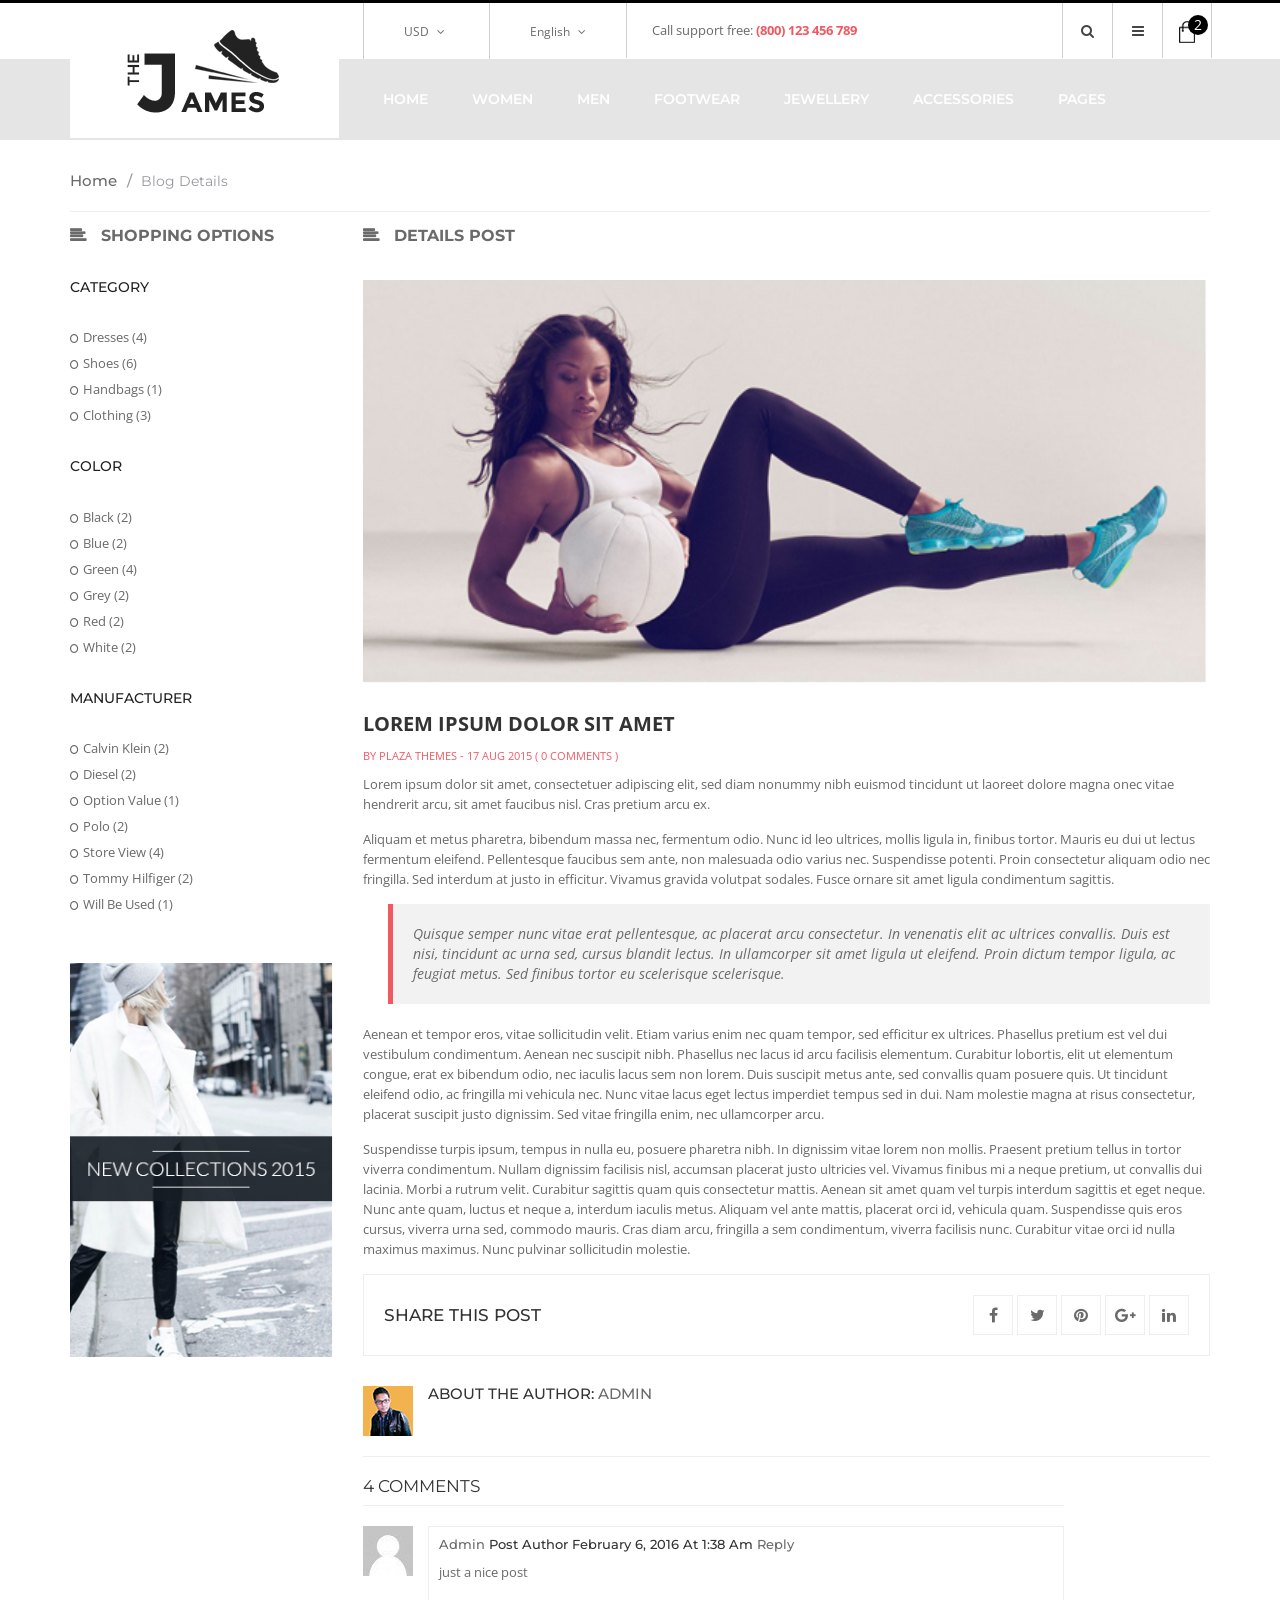
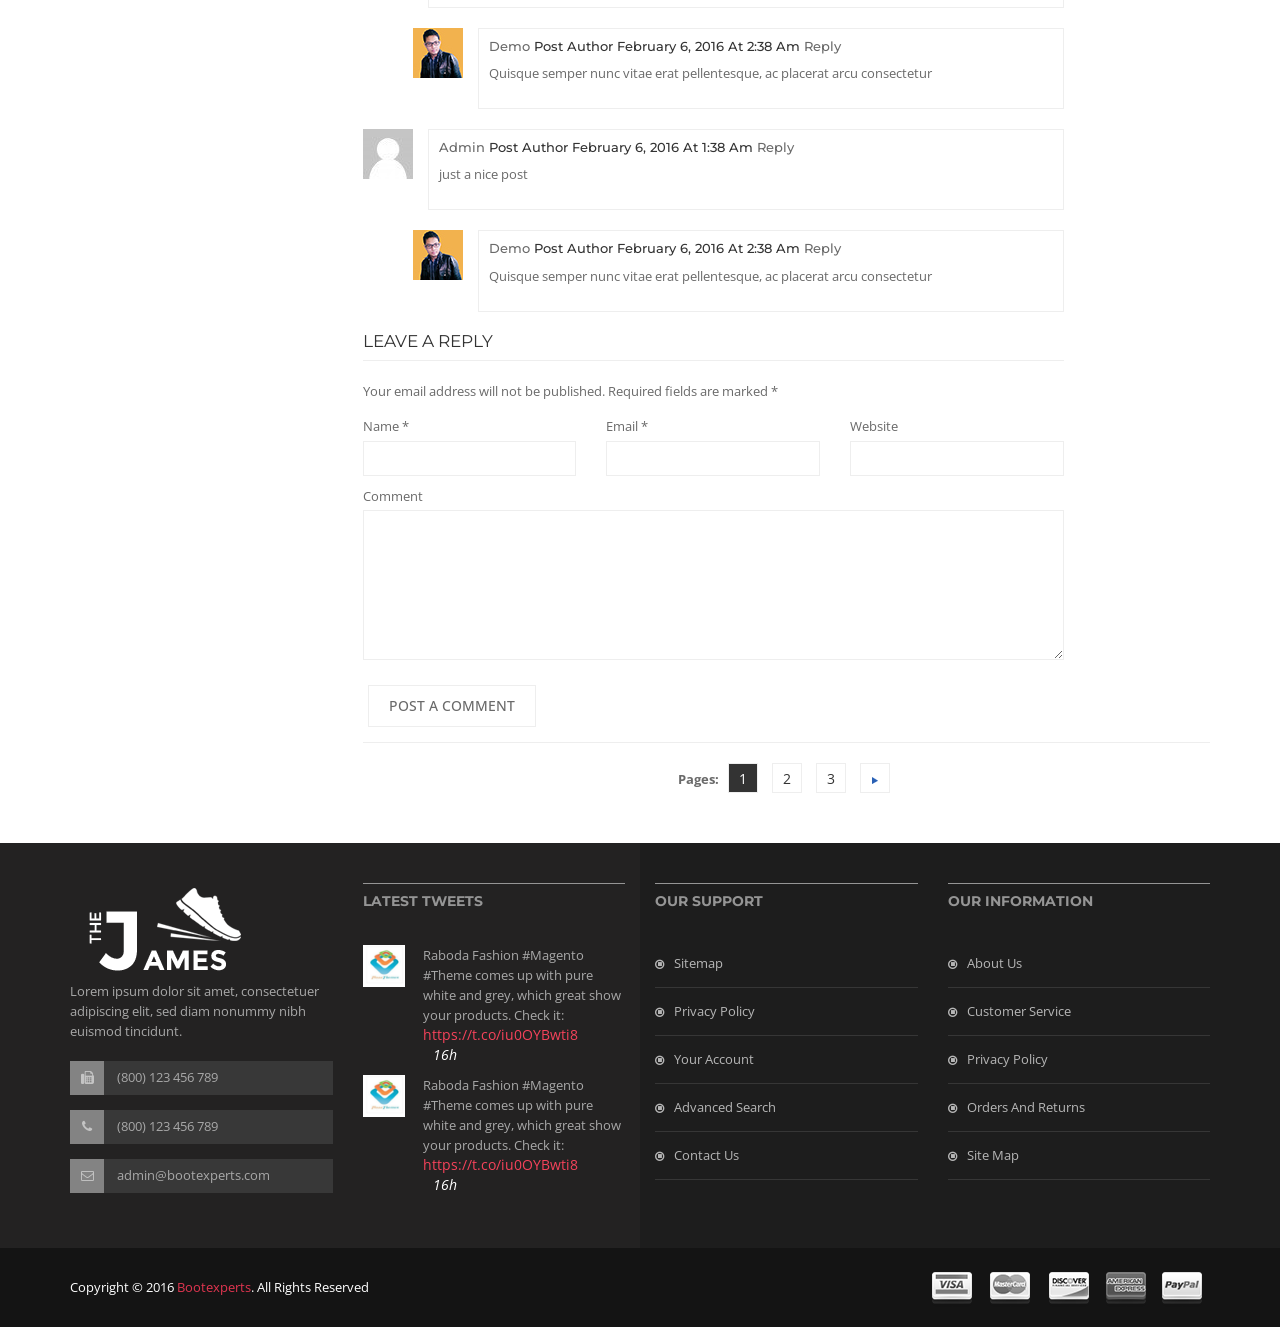
<file: public/Shoes/blog-details.html>
<!doctype html>
<html class="no-js" lang="">
    
<!-- Mirrored from preview.hasthemes.com/james-preview/james/blog-details.html by HTTrack Website Copier/3.x [XR&CO'2014], Mon, 11 Jan 2021 00:39:02 GMT -->
<head>
        <meta charset="utf-8">
        <meta http-equiv="x-ua-compatible" content="ie=edge">
        <title> Blog Details || James </title>
        <meta name="description" content="">
        <meta name="viewport" content="width=device-width, initial-scale=1">

        <!-- favicon
        ============================================ -->
        <link rel="shortcut icon" type="image/x-icon" href="img/favicon.ico">

        <!-- Google Fonts
        ============================================ -->
        <link href='https://fonts.googleapis.com/css?family=Norican' rel='stylesheet' type='text/css'>
        <link href='https://fonts.googleapis.com/css?family=Montserrat:400,700' rel='stylesheet' type='text/css'>
        <link href='https://fonts.googleapis.com/css?family=Open+Sans:400,300,600,700,800' rel='stylesheet' type='text/css'>

        <!-- Bootstrap CSS
        ============================================ -->
        <link rel="stylesheet" href="css/bootstrap.min.css">
        <!-- Bootstrap CSS
        ============================================ -->
        <link rel="stylesheet" href="css/font-awesome.min.css">
        <!-- owl.carousel CSS
        ============================================ -->
        <link rel="stylesheet" href="css/owl.carousel.css">
        <link rel="stylesheet" href="css/owl.theme.css">
        <link rel="stylesheet" href="css/owl.transitions.css">
        <!-- jquery-ui CSS
        ============================================ -->
        <link rel="stylesheet" href="css/jquery-ui.css">
        <!-- meanmenu CSS
        ============================================ -->
        <link rel="stylesheet" href="css/meanmenu.min.css">
        <!-- nivoslider CSS
        ============================================ -->
        <link rel="stylesheet" href="lib/css/nivo-slider.css">
        <link rel="stylesheet" href="lib/css/preview.css">
        <!-- animate CSS
        ============================================ -->
        <link rel="stylesheet" href="css/animate.css">
        <!-- magic CSS
        ============================================ -->
        <link rel="stylesheet" href="css/magic.css">
        <!-- normalize CSS
        ============================================ -->
        <link rel="stylesheet" href="css/normalize.css">
        <!-- main CSS
        ============================================ -->
        <link rel="stylesheet" href="css/main.css">
        <!-- style CSS
        ============================================ -->
        <link rel="stylesheet" href="style.css">
        <!-- responsive CSS
        ============================================ -->
        <link rel="stylesheet" href="css/responsive.css">
        <!-- modernizr JS
        ============================================ -->
        <script src="js/vendor/modernizr-2.8.3.min.js"></script>
    </head>
    <body>
        <!--[if lt IE 8]>
            <p class="browserupgrade">You are using an <strong>outdated</strong> browser. Please <a href="http://browsehappy.com/">upgrade your browser</a> to improve your experience.</p>
        <![endif]-->

        <!-- Add your site or application content here -->
        <!-- header area start -->
        <header>
            <div class="top-link">
                <div class="container">
                    <div class="row">
                        <div class="col-md-7 col-md-offset-3 col-sm-9 hidden-xs">
                            <div class="site-option">
                                <ul>
                                    <li class="currency"><a href="#">USD <i class="fa fa-angle-down"></i> </a>
                                        <ul class="sub-site-option">
                                            <li><a href="#">Eur</a></li>
                                            <li><a href="#">Usd</a></li>
                                        </ul>
                                    </li>
                                    <li class="language"><a href="#">English <i class="fa fa-angle-down"></i> </a>
                                        <ul class="sub-site-option">
                                            <li><a href="#">English</a></li>
                                            <li><a href="#">English2</a></li>
                                        </ul>
                                    </li>
                                </ul>
                            </div>
                            <div class="call-support">
                                <p>Call support free: <span> (800) 123 456 789</span></p>
                            </div>
                        </div>
                        <div class="col-md-2 col-sm-3">
                            <div class="dashboard">
                                <div class="account-menu">
                                    <ul>
                                        <li class="search">
                                            <a href="#">
                                                <i class="fa fa-search"></i>
                                            </a>
                                            <ul class="search">
                                                <li>
                                                    <form action="#">
                                                        <input type="text">
                                                        <button type="submit"> <i class="fa fa-search"></i> </button>
                                                    </form>
                                                </li>
                                            </ul>
                                        </li>
                                        <li>
                                            <a href="#">
                                                <i class="fa fa-bars"></i>
                                            </a>
                                            <ul>
                                                <li><a href="my-account.html">my account</a></li>
                                                <li><a href="wishlist.html">my wishlist</a></li>
                                                <li><a href="cart.html">my cart</a></li>
                                                <li><a href="checkout.html">Checkout</a></li>
                                                <li><a href="blog.html">Blog</a></li>
                                                <li><a href="#">Log in</a></li>
                                            </ul>
                                        </li>
                                    </ul>
                                </div>
                                <div class="cart-menu">
                                    <ul>
                                        <li><a href="#"> <img src="img/icon-cart.png" alt=""> <span>2</span> </a>
                                            <div class="cart-info">
                                                <ul>
                                                    <li>
                                                        <div class="cart-img">
                                                            <img src="img/cart/1.png" alt="">
                                                        </div>
                                                        <div class="cart-details">
                                                            <a href="#">Fusce aliquam</a>
                                                            <p>1 x $174.00</p>
                                                        </div>
                                                        <div class="btn-edit"></div>
                                                        <div class="btn-remove"></div>
                                                    </li>
                                                    <li>
                                                        <div class="cart-img">
                                                            <img src="img/cart/2.png" alt="">
                                                        </div>
                                                        <div class="cart-details">
                                                            <a href="#">Fusce aliquam</a>
                                                            <p>1 x $777.00</p>
                                                        </div>
                                                        <div class="btn-edit"></div>
                                                        <div class="btn-remove"></div>
                                                    </li>
                                                </ul>
                                                <h3>Subtotal: <span> $951.00</span></h3>
                                                <a href="checkout.html" class="checkout">checkout</a>
                                            </div>
                                        </li>
                                    </ul>
                                </div>
                            </div>
                        </div>
                    </div>
                </div>
            </div>
            <div class="mainmenu-area home2 product-items">
                <div class="container">
                    <div class="row">
                        <div class="col-md-3">
                            <div class="logo">
                                <a href="index.html">
                                    <img src="img/logo.png" alt="">
                                </a>
                            </div>
                        </div>
                        <div class="col-md-9">
                            <div class="mainmenu">
                                <nav>
                                    <ul>
                                        <li><a href="index.html">Home</a>
                                            <div class="sub-menu">
                                                <span>
                                                    <a href="index.html">Home version 1</a>
                                                </span>
                                                <span>
                                                    <a href="index-2.html">Home version 2</a>
                                                </span>
                                            </div>
                                        </li>
                                        <li class="mega-women"><a href="shop.html">Women</a>
                                            <div class="mega-menu women">
                                                <div class="part-1">
                                                    <span>
                                                        <a href="#">Dresses</a>
                                                        <a href="#">Cocktail</a>
                                                        <a href="#">Day</a>
                                                        <a href="#">Evening</a>
                                                        <a href="#">Sports</a>
                                                    </span>
                                                    <span>
                                                        <a href="#">shoes</a>
                                                        <a href="#">Sports</a>
                                                        <a href="#">run</a>
                                                        <a href="#">sandals</a>
                                                        <a href="#">Books</a>
                                                    </span>
                                                    <span>
                                                        <a href="#">Handbags</a>
                                                        <a href="#">Blazers</a>
                                                        <a href="#">table</a>
                                                        <a href="#">coats</a>
                                                        <a href="#">kids</a>
                                                    </span>
                                                    <span>
                                                        <a href="#">Clothing</a>
                                                        <a href="#">T-shirts</a>
                                                        <a href="#">coats</a>
                                                        <a href="#">Jackets</a>
                                                        <a href="#">jeans</a>
                                                    </span>
                                                </div>
                                                <div class="part-2">
                                                    <a href="#">
                                                        <img src="img/banner/menu-banner.png" alt="">
                                                    </a>
                                                </div>
                                            </div>
                                        </li>
                                        <li class="mega-men"><a href="shop.html">Men</a>
                                            <div class="mega-menu men">
                                                <span>
                                                    <a href="#">Bags</a>
                                                    <a href="#">Bootees  Bags</a>
                                                    <a href="#">Blazers</a>
                                                </span>
                                                <span>
                                                    <a href="#">Clothing</a>
                                                    <a href="#">coats</a>
                                                    <a href="#">T-shirts</a>
                                                </span>
                                                <span>
                                                    <a href="#">Lingerie</a>
                                                    <a href="#">Bands</a>
                                                    <a href="#">Furniture</a>
                                                </span>
                                            </div>
                                        </li>
                                        <li class="mega-footwear"><a href="shop.html">Footwear</a>
                                            <div class="mega-menu footwear">
                                                <span>
                                                    <a href="#">Footwear Man</a>
                                                    <a href="#">gifts</a>
                                                </span>
                                                <span>
                                                    <a href="#">Footwear Womens</a>
                                                    <a href="#">boots</a>
                                                </span>
                                            </div>
                                        </li>
                                        <li class="mega-jewellery"><a href="shop.html">Jewellery</a>
                                            <div class="mega-menu jewellery">
                                                <span>
                                                    <a href="#">Rings</a>
                                                </span>
                                            </div>
                                        </li>
                                        <li><a href="shop.html">accessories</a></li>
                                        <li><a href="#">Pages</a>
                                            <div class="sub-menu pages">
                                                <span>
                                                    <a href="about-us.html">About us</a>
                                                </span>
                                                <span>
                                                    <a href="blog.html">Blog</a>
                                                </span>
                                                <span>
                                                    <a href="blog-details.html">Blog Details</a>
                                                </span>
                                                <span>
                                                    <a href="cart.html">Cart</a>
                                                </span>
                                                <span>
                                                    <a href="checkout.html">Checkout</a>
                                                </span>
                                                <span>
                                                    <a href="contact.html">Contact</a>
                                                </span>
                                                <span>
                                                    <a href="my-account.html">My account</a>
                                                </span>
                                                <span>
                                                    <a href="shop.html">Shop</a>
                                                </span>
                                                <span>
                                                    <a href="shop-list.html">Shop list</a>
                                                </span>
                                                <span>
                                                    <a href="single-product.html">Single Shop</a>
                                                </span>
                                                <span>
                                                    <a href="login.html">Login page</a>
                                                </span>
                                                <span>
                                                    <a href="register.html">Ragister page</a>
                                                </span>
                                                <span>
                                                    <a href="wishlist.html">Wishlist</a>
                                                </span>
                                            </div>
                                        </li>
                                    </ul>
                                </nav>
                            </div>
                        </div>
                        <div class="col-sm-12">
                            <div class="mobile-menu">
                                <nav>
                                    <ul>
                                        <li><a href="index.html">Home</a>
                                            <ul>
                                                <li><a href="index.html">Home 1</a></li>
                                                <li><a href="index-2.html">Home 2</a></li>
                                            </ul>
                                        </li>
                                        <li><a href="shop.html">Women</a>
                                            <ul>
                                                <li><a href="#">Dresses</a>
                                                    <ul>
                                                        <li><a href="#">Coctail</a></li>
                                                        <li><a href="#">day</a></li>
                                                        <li><a href="#">evening</a></li>
                                                        <li><a href="#">sports</a></li>
                                                    </ul>
                                                </li>
                                                <li><a href="#">shoes</a>
                                                    <ul>
                                                        <li><a href="#">Sports</a></li>
                                                        <li><a href="#">run</a></li>
                                                        <li><a href="#">sandals</a></li>
                                                        <li><a href="#">boots</a></li>
                                                    </ul>
                                                </li>
                                                <li><a href="#">handbags</a>
                                                    <ul>
                                                        <li><a href="#">Blazers</a></li>
                                                        <li><a href="#">table</a></li>
                                                        <li><a href="#">coats</a></li>
                                                        <li><a href="#">kids</a></li>
                                                    </ul>
                                                </li>
                                                <li><a href="#">clothing</a>
                                                    <ul>
                                                        <li><a href="#">T-shirts</a></li>
                                                        <li><a href="#">coats</a></li>
                                                        <li><a href="#">Jackets</a></li>
                                                        <li><a href="#">jeans</a></li>
                                                    </ul>
                                                </li>
                                            </ul>
                                        </li>
                                        <li><a href="shop.html">Men</a>
                                            <ul>
                                                <li><a href="#">Bags</a>
                                                    <ul>
                                                        <li><a href="#">Bootees bag</a></li>
                                                        <li><a href="#">Blazers</a></li>
                                                    </ul>
                                                </li>
                                                <li><a href="#">clothing</a>
                                                    <ul>
                                                        <li><a href="#">coats</a></li>
                                                        <li><a href="#">T-shirts</a></li>
                                                    </ul>
                                                </li>
                                                <li><a href="#">Lingerie</a>
                                                    <ul>
                                                        <li><a href="#">Bands</a></li>
                                                        <li><a href="#">Furniture</a></li>
                                                    </ul>
                                                </li>
                                            </ul>
                                        </li>
                                        <li><a href="shop.html">Foorwear</a>
                                            <ul>
                                                <li><a href="#">footwear men</a>
                                                    <ul>
                                                        <li><a href="#">gifts</a></li>
                                                    </ul>
                                                </li>
                                                <li><a href="#">footwear women</a>
                                                    <ul>
                                                        <li><a href="#">boots</a></li>
                                                    </ul>
                                                </li>
                                            </ul>
                                        </li>
                                        <li><a href="shop.html">Jewellery</a>
                                            <ul>
                                                <li><a href="#">Rings</a></li>
                                            </ul>
                                        </li>
                                        <li><a href="shop.html">Accessories</a></li>
                                        <li><a href="#">Pages</a>
                                            <ul>
                                                <li><a href="about-us.html">About us</a></li>
                                                <li><a href="blog.html">Blog</a></li>
                                                <li><a href="blog-details.html">Blog Details</a></li>
                                                <li><a href="cart.html">Cart</a></li>
                                                <li><a href="checkout.html">Checkout</a></li>
                                                <li><a href="contact.html">Contact</a></li>
                                                <li><a href="my-account.html">My account</a></li>
                                                <li><a href="shop.html">Shop</a></li>
                                                <li><a href="shop-list.html">Shop list</a></li>
                                                <li><a href="single-product.html">Single Shop</a></li>
                                                <li><a href="wishlist.html">Wishlist</a></li>
                                                <li><a href="login.html">login page</a></li>
                                                <li><a href="register.html">register page</a></li>
                                            </ul>
                                        </li>
                                    </ul>
                                </nav>
                            </div>
                        </div>
                    </div>
                </div>
            </div>
        </header>
        <!-- header area end -->
        <!-- blog details area start -->
        <div class="blog-details-main">
            <div class="container">
                <div class="row">
                    <div class="col-md-12">
                        <div class="location">
                            <ul>
                                <li><a href="index.html" title="go to homepage">Home<span>/</span></a>  </li>
                                <li><strong> blog details</strong></li>
                            </ul>
                        </div>
                    </div>
                </div>
                <div class="row">
                    <div class="col-sm-3">
                        <div class="product-sidebar">
                            <div class="sidebar-title">
                                <h2>Shopping Options</h2>
                            </div>
                            <div class="single-sidebar">
                                <div class="single-sidebar-title">
                                    <h3>Category</h3>
                                </div>
                                <div class="single-sidebar-content">
                                    <ul>
                                        <li><a href="#">Dresses (4)</a></li>
                                        <li><a href="#">shoes (6)</a></li>
                                        <li><a href="#">Handbags (1)</a></li>
                                        <li><a href="#">Clothing (3)</a></li>
                                    </ul>
                                </div>
                            </div>
                            <div class="single-sidebar">
                                <div class="single-sidebar-title">
                                    <h3>Color</h3>
                                </div>
                                <div class="single-sidebar-content">
                                    <ul>
                                        <li><a href="#">Black (2)</a></li>
                                        <li><a href="#">Blue (2)</a></li>
                                        <li><a href="#">Green (4)</a></li>
                                        <li><a href="#">Grey (2)</a></li>
                                        <li><a href="#">Red (2)</a></li>
                                        <li><a href="#">White (2)</a></li>
                                    </ul>
                                </div>
                            </div>
                            <div class="single-sidebar">
                                <div class="single-sidebar-title">
                                    <h3>Manufacturer</h3>
                                </div>
                                <div class="single-sidebar-content">
                                    <ul>
                                        <li><a href="#">Calvin Klein (2)</a></li>
                                        <li><a href="#">Diesel (2)</a></li>
                                        <li><a href="#">option value (1)</a></li>
                                        <li><a href="#">Polo (2)</a></li>
                                        <li><a href="#">store view (4)</a></li>
                                        <li><a href="#">Tommy Hilfiger (2)</a></li>
                                        <li><a href="#">will be used (1)</a></li>
                                    </ul>
                                </div>
                            </div>
                            <div class="banner-left">
                                <a href="#">
                                    <img src="img/product/banner_left.jpg" alt="">
                                </a>
                            </div>
                        </div>
                    </div>
                    <div class="col-sm-9">
                        <div class="row">
                            <div class="col-md-12">
                                <div class="sidebar-title">
                                    <h2>Details Post</h2>
                                </div>
                                <div class="blog-area">
                                    <div class="blog-post-details">
                                        <div class="blog-img">
                                            <a href="#">
                                                <img src="img/blog/5.jpg" alt="">
                                            </a>
                                        </div>
                                        <div class="blog-content">
                                            <a href="#" class="blog-title">Lorem ipsum dolor sit amet</a>
                                            <span><a href="#">By plaza themes - </a>17 Aug 2015 ( 0 comments )</span>
                                            <p>Lorem ipsum dolor sit amet, consectetuer adipiscing elit, sed diam nonummy nibh euismod tincidunt ut laoreet dolore magna onec vitae hendrerit arcu, sit amet faucibus nisl. Cras pretium arcu ex.</p>
                                            <p>Aliquam et metus pharetra, bibendum massa nec, fermentum odio. Nunc id leo ultrices, mollis ligula in, finibus tortor. Mauris eu dui ut lectus fermentum eleifend. Pellentesque faucibus sem ante, non malesuada odio varius nec. Suspendisse potenti. Proin consectetur aliquam odio nec fringilla. Sed interdum at justo in efficitur. Vivamus gravida volutpat sodales. Fusce ornare sit amet ligula condimentum sagittis.</p>
                                            <blockquote>Quisque semper nunc vitae erat pellentesque, ac placerat arcu consectetur. In venenatis elit ac ultrices convallis. Duis est nisi, tincidunt ac urna sed, cursus blandit lectus. In ullamcorper sit amet ligula ut eleifend. Proin dictum tempor ligula, ac feugiat metus. Sed finibus tortor eu scelerisque scelerisque.</blockquote>
                                            <p>Aenean et tempor eros, vitae sollicitudin velit. Etiam varius enim nec quam tempor, sed efficitur ex ultrices. Phasellus pretium est vel dui vestibulum condimentum. Aenean nec suscipit nibh. Phasellus nec lacus id arcu facilisis elementum. Curabitur lobortis, elit ut elementum congue, erat ex bibendum odio, nec iaculis lacus sem non lorem. Duis suscipit metus ante, sed convallis quam posuere quis. Ut tincidunt eleifend odio, ac fringilla mi vehicula nec. Nunc vitae lacus eget lectus imperdiet tempus sed in dui. Nam molestie magna at risus consectetur, placerat suscipit justo dignissim. Sed vitae fringilla enim, nec ullamcorper arcu.</p>
                                            <p>Suspendisse turpis ipsum, tempus in nulla eu, posuere pharetra nibh. In dignissim vitae lorem non mollis. Praesent pretium tellus in tortor viverra condimentum. Nullam dignissim facilisis nisl, accumsan placerat justo ultricies vel. Vivamus finibus mi a neque pretium, ut convallis dui lacinia. Morbi a rutrum velit. Curabitur sagittis quam quis consectetur mattis. Aenean sit amet quam vel turpis interdum sagittis et eget neque. Nunc ante quam, luctus et neque a, interdum iaculis metus. Aliquam vel ante mattis, placerat orci id, vehicula quam. Suspendisse quis eros cursus, viverra urna sed, commodo mauris. Cras diam arcu, fringilla a sem condimentum, viverra facilisis nunc. Curabitur vitae orci id nulla maximus maximus. Nunc pulvinar sollicitudin molestie.</p>
                                            <div class="share-post">
                                                <div class="share-title">
                                                    <h3>share this post</h3>
                                                </div>
                                                <div class="share-social">
                                                    <ul>
                                                        <li><a href="#"> <i class="fa fa-facebook"></i> </a></li>
                                                        <li><a href="#"> <i class="fa fa-twitter"></i> </a></li>
                                                        <li><a href="#"> <i class="fa fa-pinterest"></i> </a></li>
                                                        <li><a href="#"> <i class="fa fa-google-plus"></i> </a></li>
                                                        <li><a href="#"> <i class="fa fa-linkedin"></i> </a></li>
                                                    </ul>
                                                </div>
                                            </div>
                                            <div class="about-author">
                                                <div class="author-img">
                                                    <img src="img/blog/admin.jpg" alt="">
                                                </div>
                                                <div class="author-content">
                                                    <h3>About the Author: <a href="#">admin</a> </h3>
                                                </div>
                                            </div>
                                            <div class="row">
                                                <div class="col-md-10">
                                                    <div class="comment-box">
                                                        <div class="comment-title">
                                                            <h3>4 comments</h3>
                                                        </div>
                                                        <div class="comment-list">
                                                            <ul>
                                                                <li>
                                                                    <div class="author-img">
                                                                        <img src="img/blog/user.jpg" alt="">
                                                                    </div>
                                                                    <div class="author-comment">
                                                                        <h5><a href="#">admin</a> Post author February 6, 2016 at 1:38 am <a href="#">Reply</a></h5>
                                                                        <p>just a nice post</p>
                                                                    </div>
                                                                </li>
                                                                <li class="comment-reply">
                                                                    <div class="author-img">
                                                                        <img src="img/blog/admin.jpg" alt="">
                                                                    </div>
                                                                    <div class="author-comment">
                                                                        <h5><a href="#">demo</a> Post author February 6, 2016 at 2:38 am <a href="#">Reply</a></h5>
                                                                        <p>Quisque semper nunc vitae erat pellentesque, ac placerat arcu consectetur</p>
                                                                    </div>
                                                                </li>
                                                                <li>
                                                                    <div class="author-img">
                                                                        <img src="img/blog/user.jpg" alt="">
                                                                    </div>
                                                                    <div class="author-comment">
                                                                        <h5><a href="#">admin</a> Post author February 6, 2016 at 1:38 am <a href="#">Reply</a></h5>
                                                                        <p>just a nice post</p>
                                                                    </div>
                                                                </li>
                                                                <li class="comment-reply">
                                                                    <div class="author-img">
                                                                        <img src="img/blog/admin.jpg" alt="">
                                                                    </div>
                                                                    <div class="author-comment">
                                                                        <h5><a href="#">demo</a> Post author February 6, 2016 at 2:38 am <a href="#">Reply</a></h5>
                                                                        <p>Quisque semper nunc vitae erat pellentesque, ac placerat arcu consectetur</p>
                                                                    </div>
                                                                </li>
                                                            </ul>
                                                        </div>
                                                    </div>
                                                    <div class="leave-reply">
                                                        <div class="reply-title">
                                                            <h3>leave a reply</h3>
                                                        </div>
                                                        <div class="reply-form">
                                                            <p>Your email address will not be published. Required fields are marked *</p>
                                                            <form action="#">
                                                                <div class="row">
                                                                    <div class="col-md-4">
                                                                        <label> Name * </label>
                                                                        <input type="text">
                                                                    </div>
                                                                    <div class="col-md-4">
                                                                        <label> Email * </label>
                                                                        <input type="email">
                                                                    </div>
                                                                    <div class="col-md-4">
                                                                        <label> Website </label>
                                                                        <input type="text">
                                                                    </div>
                                                                    <div class="col-md-12 text-area">
                                                                        <label> comment </label>
                                                                        <textarea cols="30" rows="10"></textarea>
                                                                    </div>
                                                                </div>
                                                                <div class="row">
                                                                    <div class="col-md-12">
                                                                        <div class="post-comment">
                                                                            <button type="submit"> post a comment </button>
                                                                        </div>
                                                                    </div>
                                                                </div>
                                                            </form>
                                                        </div>
                                                    </div>
                                                </div>
                                            </div>
                                        </div>
                                    </div>
                                </div>
                            </div>
                            <div class="col-md-12">
                                <div class="toolbar-bottom">
                                    <ul>
                                        <li><span>Pages:</span></li>
                                        <li class="current"><a href="#">1</a></li>
                                        <li><a href="#">2</a></li>
                                        <li><a href="#">3</a></li>
                                        <li><a href="#"> <img src="img/product/pager_arrow_right.gif" alt=""> </a></li>
                                    </ul>
                                </div>
                            </div>
                        </div>
                    </div>
                </div>
            </div>
        </div>
        <!-- blog details area end -->
        <!-- footer top area start -->
        <div class="footer-top-area">
            <div class="container">
                <div class="row">
                    <div class="col-md-3 col-sm-4">
                        <div class="footer-contact">
                            <img src="img/logo-white.png" alt="">
                            <p>Lorem ipsum dolor sit amet, consectetuer adipiscing elit, sed diam nonummy nibh euismod tincidunt.</p>
                            <ul class="address">
                                <li>
                                    <span class="fa fa-fax"></span>
                                    (800) 123 456 789
                                </li>
                                <li>
                                    <span class="fa fa-phone"></span>
                                    (800) 123 456 789
                                </li>
                                <li>
                                    <span class="fa fa-envelope-o"></span>
                                    admin@bootexperts.com
                                </li>
                            </ul>
                        </div>
                    </div>
                    <div class="col-md-3 hidden-sm">
                        <div class="footer-tweets">
                            <div class="footer-title">
                                <h3>Latest tweets</h3>
                            </div>
                            <div class="twitter-feed">
                                <div class="twitter-article">
                                    <div class="twitter-img">
                                        <a href="#">
                                            <img src="img/twitter/twitter-1.png" alt="">
                                        </a>
                                    </div>
                                    <div class="twitter-text">
                                        <p>Raboda Fashion #Magento #Theme comes up with pure white and grey, which great show your products. Check it: </p>
                                        <a href="#">https://t.co/iu0OYBwti8</a>
                                        <div class="twitter-time">
                                            <a href="#">16h</a>
                                        </div>
                                    </div>
                                </div>
                                <div class="twitter-article">
                                    <div class="twitter-img">
                                        <a href="#">
                                            <img src="img/twitter/twitter-1.png" alt="">
                                        </a>
                                    </div>
                                    <div class="twitter-text">
                                        <p>Raboda Fashion #Magento #Theme comes up with pure white and grey, which great show your products. Check it: </p>
                                        <a href="#">https://t.co/iu0OYBwti8</a>
                                        <div class="twitter-time">
                                            <a href="#">16h</a>
                                        </div>
                                    </div>
                                </div>
                            </div>
                        </div>
                    </div>
                    <div class="col-md-3 col-sm-4">
                        <div class="footer-support">
                            <div class="footer-title">
                                <h3>Our support</h3>
                            </div>
                            <div class="footer-menu">
                                <ul>
                                    <li><a href="#">Sitemap</a></li>
                                    <li><a href="#">Privacy Policy</a></li>
                                    <li><a href="#">Your Account</a></li>
                                    <li><a href="#">Advanced Search</a></li>
                                    <li><a href="contact.html">Contact Us</a></li>
                                </ul>
                            </div>
                        </div>
                    </div>
                    <div class="col-md-3 col-sm-4">
                        <div class="footer-info">
                            <div class="footer-title">
                                <h3>Our information</h3>
                            </div>
                            <div class="footer-menu">
                                <ul>
                                    <li><a href="about-us.html">About Us</a></li>
                                    <li><a href="#">Customer Service</a></li>
                                    <li><a href="#">Privacy Policy</a></li>
                                    <li><a href="#">Orders and Returns</a></li>
                                    <li><a href="#">Site Map</a></li>
                                </ul>
                            </div>
                        </div>
                    </div>
                </div>
            </div>
        </div>
        <!-- footer top area end -->
        <!-- footer area start -->
        <footer class="footer-area">
            <div class="container">
                <div class="row">
                    <div class="col-sm-6">
                        <div class="footer-copyright">
                            <p>Copyright &copy; 2016 <a href="#"> Bootexperts</a>. All Rights Reserved</p>
                        </div>
                    </div>
                    <div class="col-sm-6">
                        <div class="payment-icon">
                            <img src="img/payment.png" alt="">
                        </div>
                    </div>
                </div>
            </div>
            <a href="#" id="scrollUp"><i class="fa fa fa-arrow-up"></i></a>
        </footer>
        <!-- footer area end -->
        <!-- jquery
        ============================================ -->
        <script src="js/vendor/jquery-1.12.1.min.js"></script>
        <!-- bootstrap JS
        ============================================ -->
        <script src="js/bootstrap.min.js"></script>
        <!-- wow JS
        ============================================ -->
        <script src="js/wow.min.js"></script>
        <!-- price-slider JS
        ============================================ -->
        <script src="js/jquery-price-slider.js"></script>
        <!-- nivoslider JS
        ============================================ -->
        <script src="lib/js/jquery.nivo.slider.js"></script>
        <script src="lib/home.js"></script>
        <!-- meanmenu JS
        ============================================ -->
        <script src="js/jquery.meanmenu.js"></script>
        <!-- owl.carousel JS
        ============================================ -->
        <script src="js/owl.carousel.min.js"></script>
        <!-- elevatezoom JS
        ============================================ -->
        <script src="js/jquery.elevatezoom.js"></script>
        <!-- scrollUp JS
        ============================================ -->
        <script src="js/jquery.scrollUp.min.js"></script>
        <!-- plugins JS
        ============================================ -->
        <script src="js/plugins.js"></script>
        <!-- main JS
        ============================================ -->
        <script src="js/main.js"></script>
    </body>

<!-- Mirrored from preview.hasthemes.com/james-preview/james/blog-details.html by HTTrack Website Copier/3.x [XR&CO'2014], Mon, 11 Jan 2021 00:39:04 GMT -->
</html>
</file>
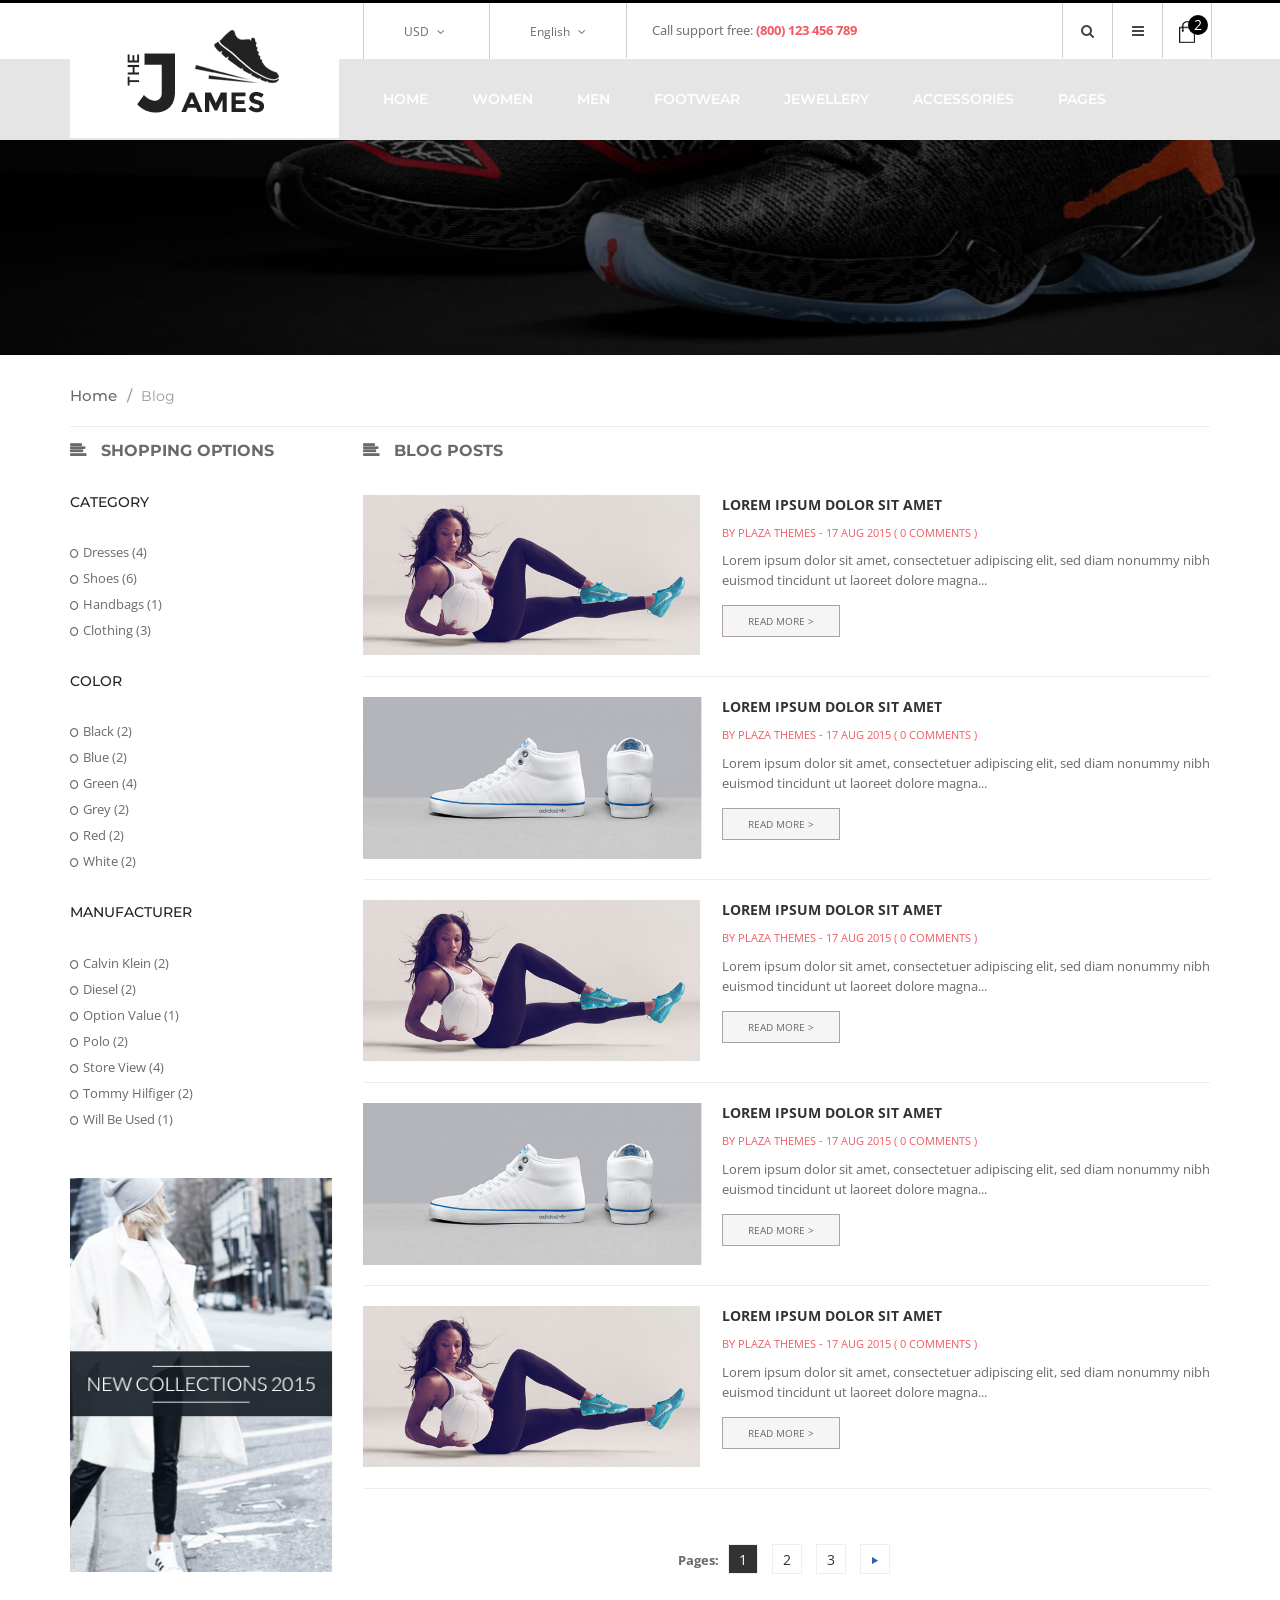
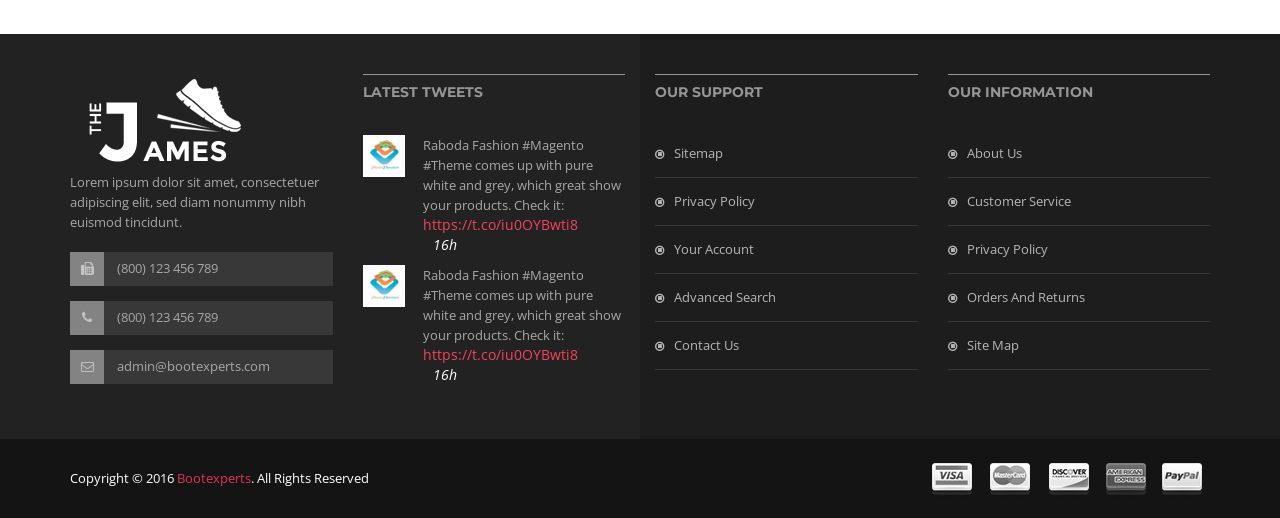
<file: public/Shoes/blog.html>
<!doctype html>
<html class="no-js" lang="">
    
<!-- Mirrored from preview.hasthemes.com/james-preview/james/blog.html by HTTrack Website Copier/3.x [XR&CO'2014], Mon, 11 Jan 2021 00:37:33 GMT -->
<head>
        <meta charset="utf-8">
        <meta http-equiv="x-ua-compatible" content="ie=edge">
        <title> Blog || James </title>
        <meta name="description" content="">
        <meta name="viewport" content="width=device-width, initial-scale=1">

        <!-- favicon
        ============================================ -->
        <link rel="shortcut icon" type="image/x-icon" href="img/favicon.ico">

        <!-- Google Fonts
        ============================================ -->
        <link href='https://fonts.googleapis.com/css?family=Norican' rel='stylesheet' type='text/css'>
        <link href='https://fonts.googleapis.com/css?family=Montserrat:400,700' rel='stylesheet' type='text/css'>
        <link href='https://fonts.googleapis.com/css?family=Open+Sans:400,300,600,700,800' rel='stylesheet' type='text/css'>

        <!-- Bootstrap CSS
        ============================================ -->
        <link rel="stylesheet" href="css/bootstrap.min.css">
        <!-- Bootstrap CSS
        ============================================ -->
        <link rel="stylesheet" href="css/font-awesome.min.css">
        <!-- owl.carousel CSS
        ============================================ -->
        <link rel="stylesheet" href="css/owl.carousel.css">
        <link rel="stylesheet" href="css/owl.theme.css">
        <link rel="stylesheet" href="css/owl.transitions.css">
        <!-- jquery-ui CSS
        ============================================ -->
        <link rel="stylesheet" href="css/jquery-ui.css">
        <!-- meanmenu CSS
        ============================================ -->
        <link rel="stylesheet" href="css/meanmenu.min.css">
        <!-- nivoslider CSS
        ============================================ -->
        <link rel="stylesheet" href="lib/css/nivo-slider.css">
        <link rel="stylesheet" href="lib/css/preview.css">
        <!-- animate CSS
        ============================================ -->
        <link rel="stylesheet" href="css/animate.css">
        <!-- magic CSS
        ============================================ -->
        <link rel="stylesheet" href="css/magic.css">
        <!-- normalize CSS
        ============================================ -->
        <link rel="stylesheet" href="css/normalize.css">
        <!-- main CSS
        ============================================ -->
        <link rel="stylesheet" href="css/main.css">
        <!-- style CSS
        ============================================ -->
        <link rel="stylesheet" href="style.css">
        <!-- responsive CSS
        ============================================ -->
        <link rel="stylesheet" href="css/responsive.css">
        <!-- modernizr JS
        ============================================ -->
        <script src="js/vendor/modernizr-2.8.3.min.js"></script>
    </head>
    <body>
        <!--[if lt IE 8]>
            <p class="browserupgrade">You are using an <strong>outdated</strong> browser. Please <a href="http://browsehappy.com/">upgrade your browser</a> to improve your experience.</p>
        <![endif]-->

        <!-- Add your site or application content here -->
        <!-- header area start -->
        <header>
            <div class="top-link">
                <div class="container">
                    <div class="row">
                        <div class="col-md-7 col-md-offset-3 col-sm-9 hidden-xs">
                            <div class="site-option">
                                <ul>
                                    <li class="currency"><a href="#">USD <i class="fa fa-angle-down"></i> </a>
                                        <ul class="sub-site-option">
                                            <li><a href="#">Eur</a></li>
                                            <li><a href="#">Usd</a></li>
                                        </ul>
                                    </li>
                                    <li class="language"><a href="#">English <i class="fa fa-angle-down"></i> </a>
                                        <ul class="sub-site-option">
                                            <li><a href="#">English</a></li>
                                            <li><a href="#">English2</a></li>
                                        </ul>
                                    </li>
                                </ul>
                            </div>
                            <div class="call-support">
                                <p>Call support free: <span> (800) 123 456 789</span></p>
                            </div>
                        </div>
                        <div class="col-md-2 col-sm-3">
                            <div class="dashboard">
                                <div class="account-menu">
                                    <ul>
                                        <li class="search">
                                            <a href="#">
                                                <i class="fa fa-search"></i>
                                            </a>
                                            <ul class="search">
                                                <li>
                                                    <form action="#">
                                                        <input type="text">
                                                        <button type="submit"> <i class="fa fa-search"></i> </button>
                                                    </form>
                                                </li>
                                            </ul>
                                        </li>
                                        <li>
                                            <a href="#">
                                                <i class="fa fa-bars"></i>
                                            </a>
                                            <ul>
                                                <li><a href="my-account.html">my account</a></li>
                                                <li><a href="wishlist.html">my wishlist</a></li>
                                                <li><a href="cart.html">my cart</a></li>
                                                <li><a href="checkout.html">Checkout</a></li>
                                                <li><a href="blog.html">Blog</a></li>
                                                <li><a href="#">Log in</a></li>
                                            </ul>
                                        </li>
                                    </ul>
                                </div>
                                <div class="cart-menu">
                                    <ul>
                                        <li><a href="#"> <img src="img/icon-cart.png" alt=""> <span>2</span> </a>
                                            <div class="cart-info">
                                                <ul>
                                                    <li>
                                                        <div class="cart-img">
                                                            <img src="img/cart/1.png" alt="">
                                                        </div>
                                                        <div class="cart-details">
                                                            <a href="#">Fusce aliquam</a>
                                                            <p>1 x $174.00</p>
                                                        </div>
                                                        <div class="btn-edit"></div>
                                                        <div class="btn-remove"></div>
                                                    </li>
                                                    <li>
                                                        <div class="cart-img">
                                                            <img src="img/cart/2.png" alt="">
                                                        </div>
                                                        <div class="cart-details">
                                                            <a href="#">Fusce aliquam</a>
                                                            <p>1 x $777.00</p>
                                                        </div>
                                                        <div class="btn-edit"></div>
                                                        <div class="btn-remove"></div>
                                                    </li>
                                                </ul>
                                                <h3>Subtotal: <span> $951.00</span></h3>
                                                <a href="checkout.html" class="checkout">checkout</a>
                                            </div>
                                        </li>
                                    </ul>
                                </div>
                            </div>
                        </div>
                    </div>
                </div>
            </div>
            <div class="mainmenu-area home2 product-items">
                <div class="container">
                    <div class="row">
                        <div class="col-md-3">
                            <div class="logo">
                                <a href="index.html">
                                    <img src="img/logo.png" alt="">
                                </a>
                            </div>
                        </div>
                        <div class="col-md-9">
                            <div class="mainmenu">
                                <nav>
                                    <ul>
                                        <li><a href="index.html">Home</a>
                                            <div class="sub-menu">
                                                <span>
                                                    <a href="index.html">Home version 1</a>
                                                </span>
                                                <span>
                                                    <a href="index-2.html">Home version 2</a>
                                                </span>
                                            </div>
                                        </li>
                                        <li class="mega-women"><a href="shop.html">Women</a>
                                            <div class="mega-menu women">
                                                <div class="part-1">
                                                    <span>
                                                        <a href="#">Dresses</a>
                                                        <a href="#">Cocktail</a>
                                                        <a href="#">Day</a>
                                                        <a href="#">Evening</a>
                                                        <a href="#">Sports</a>
                                                    </span>
                                                    <span>
                                                        <a href="#">shoes</a>
                                                        <a href="#">Sports</a>
                                                        <a href="#">run</a>
                                                        <a href="#">sandals</a>
                                                        <a href="#">Books</a>
                                                    </span>
                                                    <span>
                                                        <a href="#">Handbags</a>
                                                        <a href="#">Blazers</a>
                                                        <a href="#">table</a>
                                                        <a href="#">coats</a>
                                                        <a href="#">kids</a>
                                                    </span>
                                                    <span>
                                                        <a href="#">Clothing</a>
                                                        <a href="#">T-shirts</a>
                                                        <a href="#">coats</a>
                                                        <a href="#">Jackets</a>
                                                        <a href="#">jeans</a>
                                                    </span>
                                                </div>
                                                <div class="part-2">
                                                    <a href="#">
                                                        <img src="img/banner/menu-banner.png" alt="">
                                                    </a>
                                                </div>
                                            </div>
                                        </li>
                                        <li class="mega-men"><a href="shop.html">Men</a>
                                            <div class="mega-menu men">
                                                <span>
                                                    <a href="#">Bags</a>
                                                    <a href="#">Bootees  Bags</a>
                                                    <a href="#">Blazers</a>
                                                </span>
                                                <span>
                                                    <a href="#">Clothing</a>
                                                    <a href="#">coats</a>
                                                    <a href="#">T-shirts</a>
                                                </span>
                                                <span>
                                                    <a href="#">Lingerie</a>
                                                    <a href="#">Bands</a>
                                                    <a href="#">Furniture</a>
                                                </span>
                                            </div>
                                        </li>
                                        <li class="mega-footwear"><a href="shop.html">Footwear</a>
                                            <div class="mega-menu footwear">
                                                <span>
                                                    <a href="#">Footwear Man</a>
                                                    <a href="#">gifts</a>
                                                </span>
                                                <span>
                                                    <a href="#">Footwear Womens</a>
                                                    <a href="#">boots</a>
                                                </span>
                                            </div>
                                        </li>
                                        <li class="mega-jewellery"><a href="shop.html">Jewellery</a>
                                            <div class="mega-menu jewellery">
                                                <span>
                                                    <a href="#">Rings</a>
                                                </span>
                                            </div>
                                        </li>
                                        <li><a href="shop.html">accessories</a></li>
                                        <li><a href="#">Pages</a>
                                            <div class="sub-menu pages">
                                                <span>
                                                    <a href="about-us.html">About us</a>
                                                </span>
                                                <span>
                                                    <a href="blog.html">Blog</a>
                                                </span>
                                                <span>
                                                    <a href="blog-details.html">Blog Details</a>
                                                </span>
                                                <span>
                                                    <a href="cart.html">Cart</a>
                                                </span>
                                                <span>
                                                    <a href="checkout.html">Checkout</a>
                                                </span>
                                                <span>
                                                    <a href="contact.html">Contact</a>
                                                </span>
                                                <span>
                                                    <a href="my-account.html">My account</a>
                                                </span>
                                                <span>
                                                    <a href="shop.html">Shop</a>
                                                </span>
                                                <span>
                                                    <a href="shop-list.html">Shop list</a>
                                                </span>
                                                <span>
                                                    <a href="single-product.html">Single Shop</a>
                                                </span>
                                                <span>
                                                    <a href="login.html">Login page</a>
                                                </span>
                                                <span>
                                                    <a href="register.html">Ragister page</a>
                                                </span>
                                                <span>
                                                    <a href="wishlist.html">Wishlist</a>
                                                </span>
                                            </div>
                                        </li>
                                    </ul>
                                </nav>
                            </div>
                        </div>
                        <div class="col-sm-12">
                            <div class="mobile-menu">
                                <nav>
                                    <ul>
                                        <li><a href="index.html">Home</a>
                                            <ul>
                                                <li><a href="index.html">Home 1</a></li>
                                                <li><a href="index-2.html">Home 2</a></li>
                                            </ul>
                                        </li>
                                        <li><a href="shop.html">Women</a>
                                            <ul>
                                                <li><a href="#">Dresses</a>
                                                    <ul>
                                                        <li><a href="#">Coctail</a></li>
                                                        <li><a href="#">day</a></li>
                                                        <li><a href="#">evening</a></li>
                                                        <li><a href="#">sports</a></li>
                                                    </ul>
                                                </li>
                                                <li><a href="#">shoes</a>
                                                    <ul>
                                                        <li><a href="#">Sports</a></li>
                                                        <li><a href="#">run</a></li>
                                                        <li><a href="#">sandals</a></li>
                                                        <li><a href="#">boots</a></li>
                                                    </ul>
                                                </li>
                                                <li><a href="#">handbags</a>
                                                    <ul>
                                                        <li><a href="#">Blazers</a></li>
                                                        <li><a href="#">table</a></li>
                                                        <li><a href="#">coats</a></li>
                                                        <li><a href="#">kids</a></li>
                                                    </ul>
                                                </li>
                                                <li><a href="#">clothing</a>
                                                    <ul>
                                                        <li><a href="#">T-shirts</a></li>
                                                        <li><a href="#">coats</a></li>
                                                        <li><a href="#">Jackets</a></li>
                                                        <li><a href="#">jeans</a></li>
                                                    </ul>
                                                </li>
                                            </ul>
                                        </li>
                                        <li><a href="shop.html">Men</a>
                                            <ul>
                                                <li><a href="#">Bags</a>
                                                    <ul>
                                                        <li><a href="#">Bootees bag</a></li>
                                                        <li><a href="#">Blazers</a></li>
                                                    </ul>
                                                </li>
                                                <li><a href="#">clothing</a>
                                                    <ul>
                                                        <li><a href="#">coats</a></li>
                                                        <li><a href="#">T-shirts</a></li>
                                                    </ul>
                                                </li>
                                                <li><a href="#">Lingerie</a>
                                                    <ul>
                                                        <li><a href="#">Bands</a></li>
                                                        <li><a href="#">Furniture</a></li>
                                                    </ul>
                                                </li>
                                            </ul>
                                        </li>
                                        <li><a href="shop.html">Foorwear</a>
                                            <ul>
                                                <li><a href="#">footwear men</a>
                                                    <ul>
                                                        <li><a href="#">gifts</a></li>
                                                    </ul>
                                                </li>
                                                <li><a href="#">footwear women</a>
                                                    <ul>
                                                        <li><a href="#">boots</a></li>
                                                    </ul>
                                                </li>
                                            </ul>
                                        </li>
                                        <li><a href="shop.html">Jewellery</a>
                                            <ul>
                                                <li><a href="#">Rings</a></li>
                                            </ul>
                                        </li>
                                        <li><a href="shop.html">Accessories</a></li>
                                        <li><a href="#">Pages</a>
                                            <ul>
                                                <li><a href="about-us.html">About us</a></li>
                                                <li><a href="blog.html">Blog</a></li>
                                                <li><a href="blog-details.html">Blog Details</a></li>
                                                <li><a href="cart.html">Cart</a></li>
                                                <li><a href="checkout.html">Checkout</a></li>
                                                <li><a href="contact.html">Contact</a></li>
                                                <li><a href="my-account.html">My account</a></li>
                                                <li><a href="shop.html">Shop</a></li>
                                                <li><a href="shop-list.html">Shop list</a></li>
                                                <li><a href="single-product.html">Single Shop</a></li>
                                                <li><a href="wishlist.html">Wishlist</a></li>
                                                <li><a href="login.html">login page</a></li>
                                                <li><a href="register.html">register page</a></li>
                                            </ul>
                                        </li>
                                    </ul>
                                </nav>
                            </div>
                        </div>
                    </div>
                </div>
            </div>
        </header>
        <!-- header area end -->
        <!-- blog  banner start -->
        <div class="blog-banner">
            <img src="img/product/banner.jpg" alt="">
        </div>
        <!-- blog banner end -->
        <!-- blog area start -->
        <div class="blog-main">
            <div class="container">
                <div class="row">
                    <div class="col-md-12">
                        <div class="location">
                            <ul>
                                <li><a href="index.html" title="go to homepage">Home<span>/</span></a>  </li>
                                <li><strong> blog</strong></li>
                            </ul>
                        </div>
                    </div>
                </div>
                <div class="row">
                    <div class="col-sm-3">
                        <div class="product-sidebar">
                            <div class="sidebar-title">
                                <h2>Shopping Options</h2>
                            </div>
                            <div class="single-sidebar">
                                <div class="single-sidebar-title">
                                    <h3>Category</h3>
                                </div>
                                <div class="single-sidebar-content">
                                    <ul>
                                        <li><a href="#">Dresses (4)</a></li>
                                        <li><a href="#">shoes (6)</a></li>
                                        <li><a href="#">Handbags (1)</a></li>
                                        <li><a href="#">Clothing (3)</a></li>
                                    </ul>
                                </div>
                            </div>
                            <div class="single-sidebar">
                                <div class="single-sidebar-title">
                                    <h3>Color</h3>
                                </div>
                                <div class="single-sidebar-content">
                                    <ul>
                                        <li><a href="#">Black (2)</a></li>
                                        <li><a href="#">Blue (2)</a></li>
                                        <li><a href="#">Green (4)</a></li>
                                        <li><a href="#">Grey (2)</a></li>
                                        <li><a href="#">Red (2)</a></li>
                                        <li><a href="#">White (2)</a></li>
                                    </ul>
                                </div>
                            </div>
                            <div class="single-sidebar">
                                <div class="single-sidebar-title">
                                    <h3>Manufacturer</h3>
                                </div>
                                <div class="single-sidebar-content">
                                    <ul>
                                        <li><a href="#">Calvin Klein (2)</a></li>
                                        <li><a href="#">Diesel (2)</a></li>
                                        <li><a href="#">option value (1)</a></li>
                                        <li><a href="#">Polo (2)</a></li>
                                        <li><a href="#">store view (4)</a></li>
                                        <li><a href="#">Tommy Hilfiger (2)</a></li>
                                        <li><a href="#">will be used (1)</a></li>
                                    </ul>
                                </div>
                            </div>
                            <div class="banner-left">
                                <a href="#">
                                    <img src="img/product/banner_left.jpg" alt="">
                                </a>
                            </div>
                        </div>
                    </div>
                    <div class="col-sm-9">
                        <div class="row">
                            <div class="col-md-12">
                                <div class="sidebar-title">
                                    <h2>Blog Posts</h2>
                                </div>
                                <div class="blog-area">
                                    <div class="single-blog-post-page">
                                        <div class="blog-img">
                                            <a href="blog-details.html">
                                                <img src="img/blog/5.jpg" alt="">
                                            </a>
                                        </div>
                                        <div class="blog-content">
                                            <a href="blog-details.html" class="blog-title">Lorem ipsum dolor sit amet</a>
                                            <span><a href="#">By plaza themes - </a>17 Aug 2015 ( 0 comments )</span>
                                            <p>Lorem ipsum dolor sit amet, consectetuer adipiscing elit, sed diam nonummy nibh euismod tincidunt ut laoreet dolore magna...</p>
                                            <a href="blog-details.html" class="readmore">read more ></a>
                                        </div>
                                    </div>
                                    <div class="single-blog-post-page">
                                        <div class="blog-img">
                                            <a href="blog-details.html">
                                                <img src="img/blog/6.jpg" alt="">
                                            </a>
                                        </div>
                                        <div class="blog-content">
                                            <a href="blog-details.html" class="blog-title">Lorem ipsum dolor sit amet</a>
                                            <span><a href="#">By plaza themes - </a>17 Aug 2015 ( 0 comments )</span>
                                            <p>Lorem ipsum dolor sit amet, consectetuer adipiscing elit, sed diam nonummy nibh euismod tincidunt ut laoreet dolore magna...</p>
                                            <a href="blog-details.html" class="readmore">read more ></a>
                                        </div>
                                    </div>
                                    <div class="single-blog-post-page">
                                        <div class="blog-img">
                                            <a href="blog-details.html">
                                                <img src="img/blog/5.jpg" alt="">
                                            </a>
                                        </div>
                                        <div class="blog-content">
                                            <a href="blog-details.html" class="blog-title">Lorem ipsum dolor sit amet</a>
                                            <span><a href="#">By plaza themes - </a>17 Aug 2015 ( 0 comments )</span>
                                            <p>Lorem ipsum dolor sit amet, consectetuer adipiscing elit, sed diam nonummy nibh euismod tincidunt ut laoreet dolore magna...</p>
                                            <a href="blog-details.html" class="readmore">read more ></a>
                                        </div>
                                    </div>
                                    <div class="single-blog-post-page">
                                        <div class="blog-img">
                                            <a href="blog-details.html">
                                                <img src="img/blog/6.jpg" alt="">
                                            </a>
                                        </div>
                                        <div class="blog-content">
                                            <a href="blog-details.html" class="blog-title">Lorem ipsum dolor sit amet</a>
                                            <span><a href="#">By plaza themes - </a>17 Aug 2015 ( 0 comments )</span>
                                            <p>Lorem ipsum dolor sit amet, consectetuer adipiscing elit, sed diam nonummy nibh euismod tincidunt ut laoreet dolore magna...</p>
                                            <a href="blog-details.html" class="readmore">read more ></a>
                                        </div>
                                    </div>
                                    <div class="single-blog-post-page">
                                        <div class="blog-img">
                                            <a href="blog-details.html">
                                                <img src="img/blog/5.jpg" alt="">
                                            </a>
                                        </div>
                                        <div class="blog-content">
                                            <a href="blog-details.html" class="blog-title">Lorem ipsum dolor sit amet</a>
                                            <span><a href="#">By plaza themes - </a>17 Aug 2015 ( 0 comments )</span>
                                            <p>Lorem ipsum dolor sit amet, consectetuer adipiscing elit, sed diam nonummy nibh euismod tincidunt ut laoreet dolore magna...</p>
                                            <a href="blog-details.html" class="readmore">read more ></a>
                                        </div>
                                    </div>
                                </div>
                            </div>
                            <div class="col-md-12">
                                <div class="toolbar-bottom">
                                    <ul>
                                        <li><span>Pages:</span></li>
                                        <li class="current"><a href="#">1</a></li>
                                        <li><a href="#">2</a></li>
                                        <li><a href="#">3</a></li>
                                        <li><a href="#"> <img src="img/product/pager_arrow_right.gif" alt=""> </a></li>
                                    </ul>
                                </div>
                            </div>
                        </div>
                    </div>
                </div>
            </div>
        </div>
        <!-- blog area end -->
        <!-- footer top area start -->
        <div class="footer-top-area">
            <div class="container">
                <div class="row">
                    <div class="col-md-3 col-sm-4">
                        <div class="footer-contact">
                            <img src="img/logo-white.png" alt="">
                            <p>Lorem ipsum dolor sit amet, consectetuer adipiscing elit, sed diam nonummy nibh euismod tincidunt.</p>
                            <ul class="address">
                                <li>
                                    <span class="fa fa-fax"></span>
                                    (800) 123 456 789
                                </li>
                                <li>
                                    <span class="fa fa-phone"></span>
                                    (800) 123 456 789
                                </li>
                                <li>
                                    <span class="fa fa-envelope-o"></span>
                                    admin@bootexperts.com
                                </li>
                            </ul>
                        </div>
                    </div>
                    <div class="col-md-3 hidden-sm">
                        <div class="footer-tweets">
                            <div class="footer-title">
                                <h3>Latest tweets</h3>
                            </div>
                            <div class="twitter-feed">
                                <div class="twitter-article">
                                    <div class="twitter-img">
                                        <a href="#">
                                            <img src="img/twitter/twitter-1.png" alt="">
                                        </a>
                                    </div>
                                    <div class="twitter-text">
                                        <p>Raboda Fashion #Magento #Theme comes up with pure white and grey, which great show your products. Check it: </p>
                                        <a href="#">https://t.co/iu0OYBwti8</a>
                                        <div class="twitter-time">
                                            <a href="#">16h</a>
                                        </div>
                                    </div>
                                </div>
                                <div class="twitter-article">
                                    <div class="twitter-img">
                                        <a href="#">
                                            <img src="img/twitter/twitter-1.png" alt="">
                                        </a>
                                    </div>
                                    <div class="twitter-text">
                                        <p>Raboda Fashion #Magento #Theme comes up with pure white and grey, which great show your products. Check it: </p>
                                        <a href="#">https://t.co/iu0OYBwti8</a>
                                        <div class="twitter-time">
                                            <a href="#">16h</a>
                                        </div>
                                    </div>
                                </div>
                            </div>
                        </div>
                    </div>
                    <div class="col-md-3 col-sm-4">
                        <div class="footer-support">
                            <div class="footer-title">
                                <h3>Our support</h3>
                            </div>
                            <div class="footer-menu">
                                <ul>
                                    <li><a href="#">Sitemap</a></li>
                                    <li><a href="#">Privacy Policy</a></li>
                                    <li><a href="#">Your Account</a></li>
                                    <li><a href="#">Advanced Search</a></li>
                                    <li><a href="contact.html">Contact Us</a></li>
                                </ul>
                            </div>
                        </div>
                    </div>
                    <div class="col-md-3 col-sm-4">
                        <div class="footer-info">
                            <div class="footer-title">
                                <h3>Our information</h3>
                            </div>
                            <div class="footer-menu">
                                <ul>
                                    <li><a href="about-us.html">About Us</a></li>
                                    <li><a href="#">Customer Service</a></li>
                                    <li><a href="#">Privacy Policy</a></li>
                                    <li><a href="#">Orders and Returns</a></li>
                                    <li><a href="#">Site Map</a></li>
                                </ul>
                            </div>
                        </div>
                    </div>
                </div>
            </div>
        </div>
        <!-- footer top area end -->
        <!-- footer area start -->
        <footer class="footer-area">
            <div class="container">
                <div class="row">
                    <div class="col-sm-6">
                        <div class="footer-copyright">
                            <p>Copyright &copy; 2016 <a href="#"> Bootexperts</a>. All Rights Reserved</p>
                        </div>
                    </div>
                    <div class="col-sm-6">
                        <div class="payment-icon">
                            <img src="img/payment.png" alt="">
                        </div>
                    </div>
                </div>
            </div>
            <a href="#" id="scrollUp"><i class="fa fa fa-arrow-up"></i></a>
        </footer>
        <!-- footer area end -->

        <!-- jquery
        ============================================ -->
        <script src="js/vendor/jquery-1.12.1.min.js"></script>
        <!-- bootstrap JS
        ============================================ -->
        <script src="js/bootstrap.min.js"></script>
        <!-- wow JS
        ============================================ -->
        <script src="js/wow.min.js"></script>
        <!-- price-slider JS
        ============================================ -->
        <script src="js/jquery-price-slider.js"></script>
        <!-- nivoslider JS
        ============================================ -->
        <script src="lib/js/jquery.nivo.slider.js"></script>
        <script src="lib/home.js"></script>
        <!-- meanmenu JS
        ============================================ -->
        <script src="js/jquery.meanmenu.js"></script>
        <!-- owl.carousel JS
        ============================================ -->
        <script src="js/owl.carousel.min.js"></script>
        <!-- elevatezoom JS
        ============================================ -->
        <script src="js/jquery.elevatezoom.js"></script>
        <!-- scrollUp JS
        ============================================ -->
        <script src="js/jquery.scrollUp.min.js"></script>
        <!-- plugins JS
        ============================================ -->
        <script src="js/plugins.js"></script>
        <!-- main JS
        ============================================ -->
        <script src="js/main.js"></script>
    </body>

<!-- Mirrored from preview.hasthemes.com/james-preview/james/blog.html by HTTrack Website Copier/3.x [XR&CO'2014], Mon, 11 Jan 2021 00:37:41 GMT -->
</html>
</file>
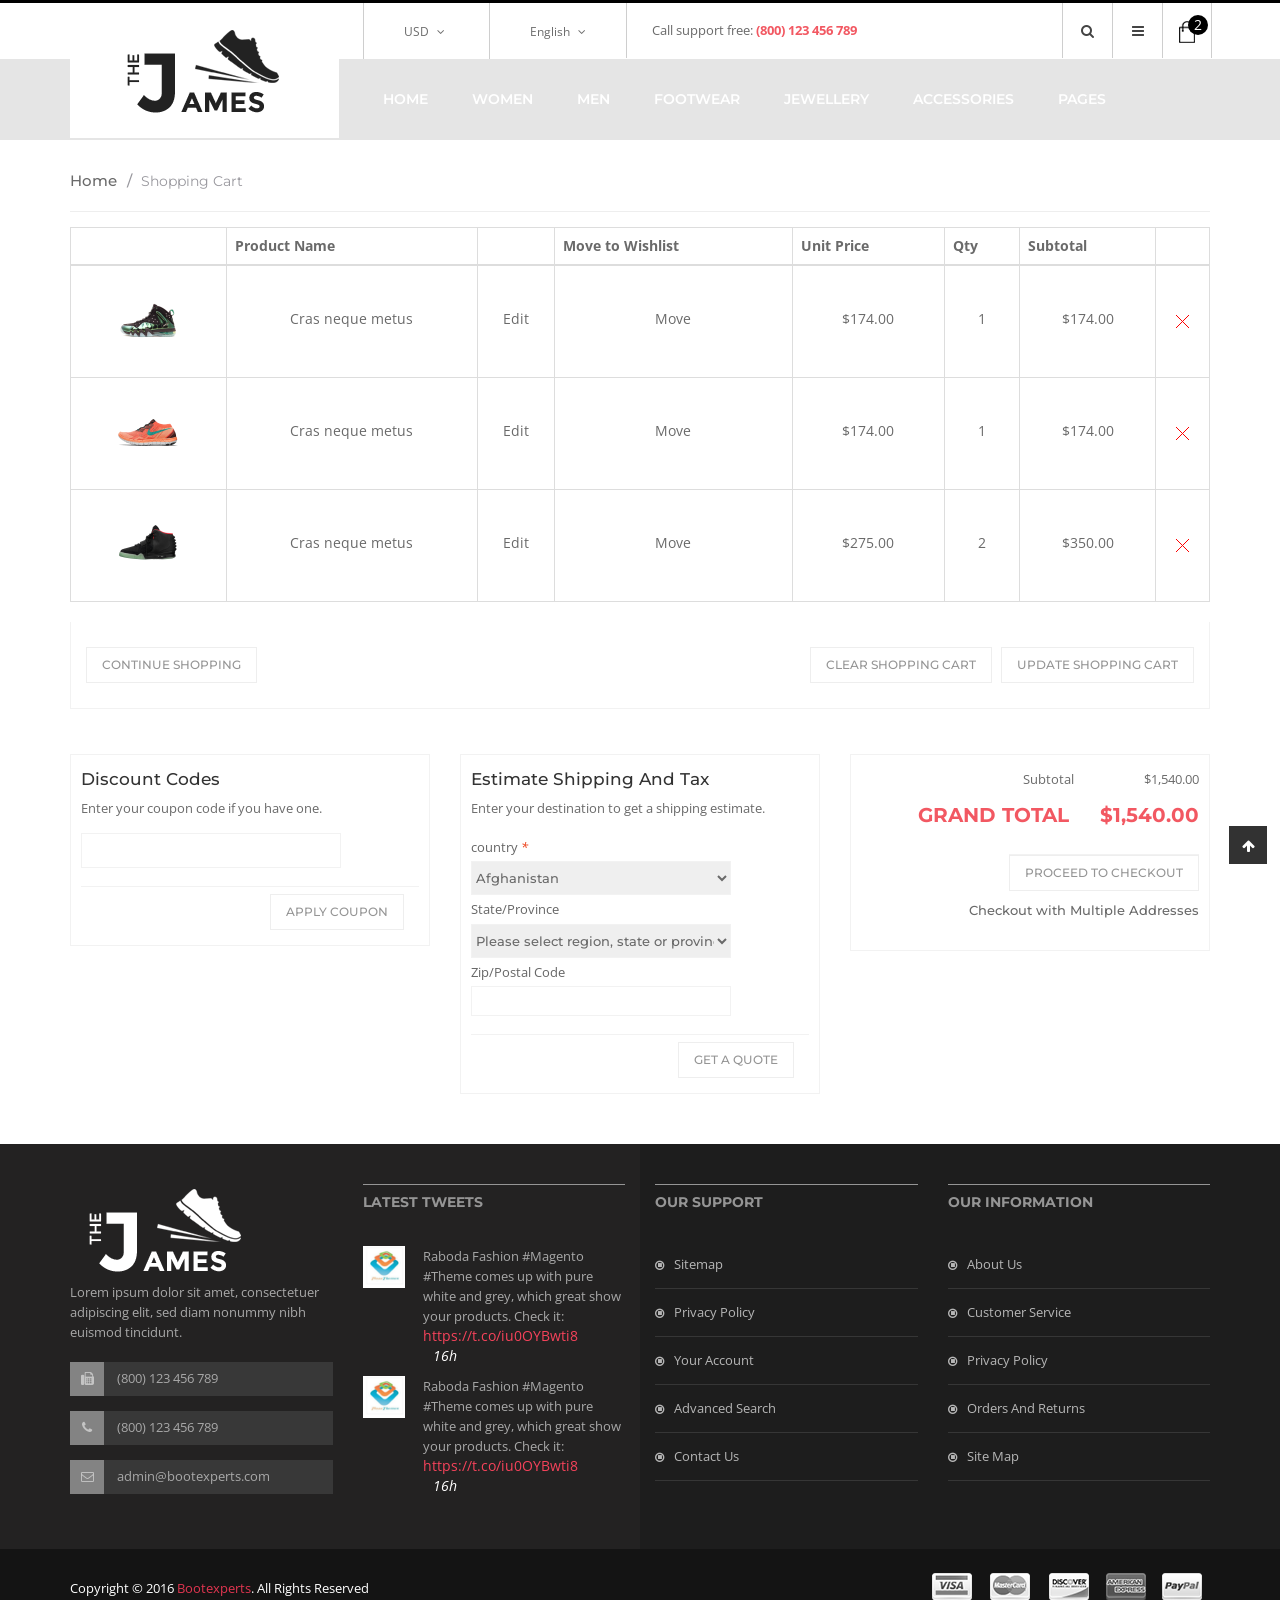
<file: public/Shoes/cart.html>
<!doctype html>
<html class="no-js" lang="">
    
<!-- Mirrored from preview.hasthemes.com/james-preview/james/cart.html by HTTrack Website Copier/3.x [XR&CO'2014], Mon, 11 Jan 2021 00:37:31 GMT -->
<head>
        <meta charset="utf-8">
        <meta http-equiv="x-ua-compatible" content="ie=edge">
        <title> Cart || James </title>
        <meta name="description" content="">
        <meta name="viewport" content="width=device-width, initial-scale=1">

        <!-- favicon
        ============================================ -->
        <link rel="shortcut icon" type="image/x-icon" href="img/favicon.ico">

        <!-- Google Fonts
        ============================================ -->
        <link href='https://fonts.googleapis.com/css?family=Norican' rel='stylesheet' type='text/css'>
        <link href='https://fonts.googleapis.com/css?family=Montserrat:400,700' rel='stylesheet' type='text/css'>
        <link href='https://fonts.googleapis.com/css?family=Open+Sans:400,300,600,700,800' rel='stylesheet' type='text/css'>

        <!-- Bootstrap CSS
        ============================================ -->
        <link rel="stylesheet" href="css/bootstrap.min.css">
        <!-- Bootstrap CSS
        ============================================ -->
        <link rel="stylesheet" href="css/font-awesome.min.css">
        <!-- owl.carousel CSS
        ============================================ -->
        <link rel="stylesheet" href="css/owl.carousel.css">
        <link rel="stylesheet" href="css/owl.theme.css">
        <link rel="stylesheet" href="css/owl.transitions.css">
        <!-- jquery-ui CSS
        ============================================ -->
        <link rel="stylesheet" href="css/jquery-ui.css">
        <!-- meanmenu CSS
        ============================================ -->
        <link rel="stylesheet" href="css/meanmenu.min.css">
        <!-- nivoslider CSS
        ============================================ -->
        <link rel="stylesheet" href="lib/css/nivo-slider.css">
        <link rel="stylesheet" href="lib/css/preview.css">
        <!-- animate CSS
        ============================================ -->
        <link rel="stylesheet" href="css/animate.css">
        <!-- magic CSS
        ============================================ -->
        <link rel="stylesheet" href="css/magic.css">
        <!-- normalize CSS
        ============================================ -->
        <link rel="stylesheet" href="css/normalize.css">
        <!-- main CSS
        ============================================ -->
        <link rel="stylesheet" href="css/main.css">
        <!-- style CSS
        ============================================ -->
        <link rel="stylesheet" href="style.css">
        <!-- responsive CSS
        ============================================ -->
        <link rel="stylesheet" href="css/responsive.css">
        <!-- modernizr JS
        ============================================ -->
        <script src="js/vendor/modernizr-2.8.3.min.js"></script>
    </head>
    <body>
        <!--[if lt IE 8]>
            <p class="browserupgrade">You are using an <strong>outdated</strong> browser. Please <a href="http://browsehappy.com/">upgrade your browser</a> to improve your experience.</p>
        <![endif]-->

        <!-- Add your site or application content here -->
        <!-- header area start -->
        <header>
            <div class="top-link">
                <div class="container">
                    <div class="row">
                        <div class="col-md-7 col-md-offset-3 col-sm-9 hidden-xs">
                            <div class="site-option">
                                <ul>
                                    <li class="currency"><a href="#">USD <i class="fa fa-angle-down"></i> </a>
                                        <ul class="sub-site-option">
                                            <li><a href="#">Eur</a></li>
                                            <li><a href="#">Usd</a></li>
                                        </ul>
                                    </li>
                                    <li class="language"><a href="#">English <i class="fa fa-angle-down"></i> </a>
                                        <ul class="sub-site-option">
                                            <li><a href="#">English</a></li>
                                            <li><a href="#">English2</a></li>
                                        </ul>
                                    </li>
                                </ul>
                            </div>
                            <div class="call-support">
                                <p>Call support free: <span> (800) 123 456 789</span></p>
                            </div>
                        </div>
                        <div class="col-md-2 col-sm-3">
                            <div class="dashboard">
                                <div class="account-menu">
                                    <ul>
                                        <li class="search">
                                            <a href="#">
                                                <i class="fa fa-search"></i>
                                            </a>
                                            <ul class="search">
                                                <li>
                                                    <form action="#">
                                                        <input type="text">
                                                        <button type="submit"> <i class="fa fa-search"></i> </button>
                                                    </form>
                                                </li>
                                            </ul>
                                        </li>
                                        <li>
                                            <a href="#">
                                                <i class="fa fa-bars"></i>
                                            </a>
                                            <ul>
                                                <li><a href="my-account.html">my account</a></li>
                                                <li><a href="wishlist.html">my wishlist</a></li>
                                                <li><a href="cart.html">my cart</a></li>
                                                <li><a href="checkout.html">Checkout</a></li>
                                                <li><a href="blog.html">Blog</a></li>
                                                <li><a href="#">Log in</a></li>
                                            </ul>
                                        </li>
                                    </ul>
                                </div>
                                <div class="cart-menu">
                                    <ul>
                                        <li><a href="#"> <img src="img/icon-cart.png" alt=""> <span>2</span> </a>
                                            <div class="cart-info">
                                                <ul>
                                                    <li>
                                                        <div class="cart-img">
                                                            <img src="img/cart/1.png" alt="">
                                                        </div>
                                                        <div class="cart-details">
                                                            <a href="#">Fusce aliquam</a>
                                                            <p>1 x $174.00</p>
                                                        </div>
                                                        <div class="btn-edit"></div>
                                                        <div class="btn-remove"></div>
                                                    </li>
                                                    <li>
                                                        <div class="cart-img">
                                                            <img src="img/cart/2.png" alt="">
                                                        </div>
                                                        <div class="cart-details">
                                                            <a href="#">Fusce aliquam</a>
                                                            <p>1 x $777.00</p>
                                                        </div>
                                                        <div class="btn-edit"></div>
                                                        <div class="btn-remove"></div>
                                                    </li>
                                                </ul>
                                                <h3>Subtotal: <span> $951.00</span></h3>
                                                <a href="checkout.html" class="checkout">checkout</a>
                                            </div>
                                        </li>
                                    </ul>
                                </div>
                            </div>
                        </div>
                    </div>
                </div>
            </div>
            <div class="mainmenu-area home2 product-items">
                <div class="container">
                    <div class="row">
                        <div class="col-md-3">
                            <div class="logo">
                                <a href="index.html">
                                    <img src="img/logo.png" alt="">
                                </a>
                            </div>
                        </div>
                        <div class="col-md-9">
                            <div class="mainmenu">
                                <nav>
                                    <ul>
                                        <li><a href="index.html">Home</a>
                                            <div class="sub-menu">
                                                <span>
                                                    <a href="index.html">Home version 1</a>
                                                </span>
                                                <span>
                                                    <a href="index-2.html">Home version 2</a>
                                                </span>
                                            </div>
                                        </li>
                                        <li class="mega-women"><a href="shop.html">Women</a>
                                            <div class="mega-menu women">
                                                <div class="part-1">
                                                    <span>
                                                        <a href="#">Dresses</a>
                                                        <a href="#">Cocktail</a>
                                                        <a href="#">Day</a>
                                                        <a href="#">Evening</a>
                                                        <a href="#">Sports</a>
                                                    </span>
                                                    <span>
                                                        <a href="#">shoes</a>
                                                        <a href="#">Sports</a>
                                                        <a href="#">run</a>
                                                        <a href="#">sandals</a>
                                                        <a href="#">Books</a>
                                                    </span>
                                                    <span>
                                                        <a href="#">Handbags</a>
                                                        <a href="#">Blazers</a>
                                                        <a href="#">table</a>
                                                        <a href="#">coats</a>
                                                        <a href="#">kids</a>
                                                    </span>
                                                    <span>
                                                        <a href="#">Clothing</a>
                                                        <a href="#">T-shirts</a>
                                                        <a href="#">coats</a>
                                                        <a href="#">Jackets</a>
                                                        <a href="#">jeans</a>
                                                    </span>
                                                </div>
                                                <div class="part-2">
                                                    <a href="#">
                                                        <img src="img/banner/menu-banner.png" alt="">
                                                    </a>
                                                </div>
                                            </div>
                                        </li>
                                        <li class="mega-men"><a href="shop.html">Men</a>
                                            <div class="mega-menu men">
                                                <span>
                                                    <a href="#">Bags</a>
                                                    <a href="#">Bootees  Bags</a>
                                                    <a href="#">Blazers</a>
                                                </span>
                                                <span>
                                                    <a href="#">Clothing</a>
                                                    <a href="#">coats</a>
                                                    <a href="#">T-shirts</a>
                                                </span>
                                                <span>
                                                    <a href="#">Lingerie</a>
                                                    <a href="#">Bands</a>
                                                    <a href="#">Furniture</a>
                                                </span>
                                            </div>
                                        </li>
                                        <li class="mega-footwear"><a href="shop.html">Footwear</a>
                                            <div class="mega-menu footwear">
                                                <span>
                                                    <a href="#">Footwear Man</a>
                                                    <a href="#">gifts</a>
                                                </span>
                                                <span>
                                                    <a href="#">Footwear Womens</a>
                                                    <a href="#">boots</a>
                                                </span>
                                            </div>
                                        </li>
                                        <li class="mega-jewellery"><a href="shop.html">Jewellery</a>
                                            <div class="mega-menu jewellery">
                                                <span>
                                                    <a href="#">Rings</a>
                                                </span>
                                            </div>
                                        </li>
                                        <li><a href="shop.html">accessories</a></li>
                                        <li><a href="#">Pages</a>
                                            <div class="sub-menu pages">
                                                <span>
                                                    <a href="about-us.html">About us</a>
                                                </span>
                                                <span>
                                                    <a href="blog.html">Blog</a>
                                                </span>
                                                <span>
                                                    <a href="blog-details.html">Blog Details</a>
                                                </span>
                                                <span>
                                                    <a href="cart.html">Cart</a>
                                                </span>
                                                <span>
                                                    <a href="checkout.html">Checkout</a>
                                                </span>
                                                <span>
                                                    <a href="contact.html">Contact</a>
                                                </span>
                                                <span>
                                                    <a href="my-account.html">My account</a>
                                                </span>
                                                <span>
                                                    <a href="shop.html">Shop</a>
                                                </span>
                                                <span>
                                                    <a href="shop-list.html">Shop list</a>
                                                </span>
                                                <span>
                                                    <a href="single-product.html">Single Shop</a>
                                                </span>
                                                <span>
                                                    <a href="login.html">Login page</a>
                                                </span>
                                                <span>
                                                    <a href="register.html">Ragister page</a>
                                                </span>
                                                <span>
                                                    <a href="wishlist.html">Wishlist</a>
                                                </span>
                                            </div>
                                        </li>
                                    </ul>
                                </nav>
                            </div>
                        </div>
                        <div class="col-sm-12">
                            <div class="mobile-menu">
                                <nav>
                                    <ul>
                                        <li><a href="index.html">Home</a>
                                            <ul>
                                                <li><a href="index.html">Home 1</a></li>
                                                <li><a href="index-2.html">Home 2</a></li>
                                            </ul>
                                        </li>
                                        <li><a href="shop.html">Women</a>
                                            <ul>
                                                <li><a href="#">Dresses</a>
                                                    <ul>
                                                        <li><a href="#">Coctail</a></li>
                                                        <li><a href="#">day</a></li>
                                                        <li><a href="#">evening</a></li>
                                                        <li><a href="#">sports</a></li>
                                                    </ul>
                                                </li>
                                                <li><a href="#">shoes</a>
                                                    <ul>
                                                        <li><a href="#">Sports</a></li>
                                                        <li><a href="#">run</a></li>
                                                        <li><a href="#">sandals</a></li>
                                                        <li><a href="#">boots</a></li>
                                                    </ul>
                                                </li>
                                                <li><a href="#">handbags</a>
                                                    <ul>
                                                        <li><a href="#">Blazers</a></li>
                                                        <li><a href="#">table</a></li>
                                                        <li><a href="#">coats</a></li>
                                                        <li><a href="#">kids</a></li>
                                                    </ul>
                                                </li>
                                                <li><a href="#">clothing</a>
                                                    <ul>
                                                        <li><a href="#">T-shirts</a></li>
                                                        <li><a href="#">coats</a></li>
                                                        <li><a href="#">Jackets</a></li>
                                                        <li><a href="#">jeans</a></li>
                                                    </ul>
                                                </li>
                                            </ul>
                                        </li>
                                        <li><a href="shop.html">Men</a>
                                            <ul>
                                                <li><a href="#">Bags</a>
                                                    <ul>
                                                        <li><a href="#">Bootees bag</a></li>
                                                        <li><a href="#">Blazers</a></li>
                                                    </ul>
                                                </li>
                                                <li><a href="#">clothing</a>
                                                    <ul>
                                                        <li><a href="#">coats</a></li>
                                                        <li><a href="#">T-shirts</a></li>
                                                    </ul>
                                                </li>
                                                <li><a href="#">Lingerie</a>
                                                    <ul>
                                                        <li><a href="#">Bands</a></li>
                                                        <li><a href="#">Furniture</a></li>
                                                    </ul>
                                                </li>
                                            </ul>
                                        </li>
                                        <li><a href="shop.html">Foorwear</a>
                                            <ul>
                                                <li><a href="#">footwear men</a>
                                                    <ul>
                                                        <li><a href="#">gifts</a></li>
                                                    </ul>
                                                </li>
                                                <li><a href="#">footwear women</a>
                                                    <ul>
                                                        <li><a href="#">boots</a></li>
                                                    </ul>
                                                </li>
                                            </ul>
                                        </li>
                                        <li><a href="shop.html">Jewellery</a>
                                            <ul>
                                                <li><a href="#">Rings</a></li>
                                            </ul>
                                        </li>
                                        <li><a href="shop.html">Accessories</a></li>
                                        <li><a href="#">Pages</a>
                                            <ul>
                                                <li><a href="about-us.html">About us</a></li>
                                                <li><a href="blog.html">Blog</a></li>
                                                <li><a href="blog-details.html">Blog Details</a></li>
                                                <li><a href="cart.html">Cart</a></li>
                                                <li><a href="checkout.html">Checkout</a></li>
                                                <li><a href="contact.html">Contact</a></li>
                                                <li><a href="my-account.html">My account</a></li>
                                                <li><a href="shop.html">Shop</a></li>
                                                <li><a href="shop-list.html">Shop list</a></li>
                                                <li><a href="single-product.html">Single Shop</a></li>
                                                <li><a href="wishlist.html">Wishlist</a></li>
                                                <li><a href="login.html">login page</a></li>
                                                <li><a href="register.html">register page</a></li>
                                            </ul>
                                        </li>
                                    </ul>
                                </nav>
                            </div>
                        </div>
                    </div>
                </div>
            </div>
        </header>
        <!-- header area end -->
        <!-- cart item area start -->
        <div class="shopping-cart">
            <div class="container">
                <div class="row">
                    <div class="col-md-12">
                        <div class="location">
                            <ul>
                                <li><a href="index.html" title="go to homepage">Home<span>/</span></a>  </li>
                                <li><strong> Shopping cart</strong></li>
                            </ul>
                        </div>
                    </div>
                </div>
                <div class="row">
                    <div class="col-md-12">
                        <div class="table-responsive">
                            <table class="table-bordered table table-hover">
                                <thead>
                                    <tr>
                                        <th class="cart-item-img"></th>
                                        <th class="cart-product-name">Product Name</th>
                                        <th class="edit"></th>
                                        <th class="move-wishlist">Move to Wishlist</th>
                                        <th class="unit-price">Unit Price</th>
                                        <th class="quantity">Qty</th>
                                        <th class="subtotal">Subtotal</th>
                                        <th class="remove-icon"></th>
                                    </tr>
                                </thead>
                                <tbody class="text-center">
                                    <tr>
                                        <td class="cart-item-img">
                                            <a href="single-product.html">
                                                <img src="img/cart/3.png" alt="">
                                            </a>
                                        </td>
                                        <td class="cart-product-name">
                                            <a href="single-product.html">Cras neque metus</a>
                                        </td>
                                        <td class="edit">
                                            <a href="#">Edit</a>
                                        </td>
                                        <td class="move-wishlist">
                                            <a href="#">Move</a>
                                        </td>
                                        <td class="unit-price">
                                            <span>$174.00</span>
                                        </td>
                                        <td class="quantity">
                                            <span>1</span>
                                        </td>
                                        <td class="subtotal">
                                            <span>$174.00</span>
                                        </td>
                                        <td class="remove-icon">
                                            <a href="#">
                                                <img src="img/cart/btn_remove.png" alt="">
                                            </a>
                                        </td>
                                    </tr>
                                    <tr>
                                        <td class="cart-item-img">
                                            <a href="single-product.html">
                                                <img src="img/cart/4.png" alt="">
                                            </a>
                                        </td>
                                        <td class="cart-product-name">
                                            <a href="single-product.html">Cras neque metus</a>
                                        </td>
                                        <td class="edit">
                                            <a href="#">Edit</a>
                                        </td>
                                        <td class="move-wishlist">
                                            <a href="#">Move</a>
                                        </td>
                                        <td class="unit-price">
                                            <span>$174.00</span>
                                        </td>
                                        <td class="quantity">
                                            <span>1</span>
                                        </td>
                                        <td class="subtotal">
                                            <span>$174.00</span>
                                        </td>
                                        <td class="remove-icon">
                                            <a href="#">
                                                <img src="img/cart/btn_remove.png" alt="">
                                            </a>
                                        </td>
                                    </tr>
                                    <tr>
                                        <td class="cart-item-img">
                                            <a href="single-product.html">
                                                <img src="img/cart/5.png" alt="">
                                            </a>
                                        </td>
                                        <td class="cart-product-name">
                                            <a href="single-product.html">Cras neque metus</a>
                                        </td>
                                        <td class="edit">
                                            <a href="#">Edit</a>
                                        </td>
                                        <td class="move-wishlist">
                                            <a href="#">Move</a>
                                        </td>
                                        <td class="unit-price">
                                            <span>$275.00</span>
                                        </td>
                                        <td class="quantity">
                                            <span>2</span>
                                        </td>
                                        <td class="subtotal">
                                            <span>$350.00</span>
                                        </td>
                                        <td class="remove-icon">
                                            <a href="#">
                                                <img src="img/cart/btn_remove.png" alt="">
                                            </a>
                                        </td>
                                    </tr>
                                </tbody>
                            </table>
                            <div class="shopping-button">
                                <div class="continue-shopping">
                                    <button type="submit">continue shopping</button>
                                </div>
                                <div class="shopping-cart-left">
                                    <button type="submit">Clear Shopping Cart</button>
                                    <button type="submit">Update Shopping Cart</button>
                                </div>
                            </div>
                        </div>
                    </div>
                </div>
                <div class="row">
                    <div class="col-sm-4">
                        <div class="discount-code">
                            <h3>Discount Codes</h3>
                            <p>Enter your coupon code if you have one.</p>
                            <input type="text">
                            <div class="shopping-button">
                                <button type="submit">apply coupon</button>
                            </div>
                        </div>
                    </div>
                    <div class="col-sm-4">
                        <div class="estimate-shipping">
                            <h3>Estimate Shipping and Tax</h3>
                            <p>Enter your destination to get a shipping estimate.</p>
                            <form action="#">
                                <div class="form-box">
                                    <div class="form-name">
                                        <label> country <em>*</em> </label>
                                        <select>
                                            <option value="1">Afghanistan</option>
                                            <option value="1">Algeria</option>
                                            <option value="1">American Samoa</option>
                                            <option value="1">Australia</option>
                                            <option value="1">Bangladesh</option>
                                            <option value="1">Belgium</option>
                                            <option value="1">Bosnia and Herzegovina</option>
                                            <option value="1">Chile</option>
                                            <option value="1">China</option>
                                            <option value="1">Egypt</option>
                                            <option value="1">Finland</option>
                                            <option value="1">France</option>
                                            <option value="1">United State</option>
                                        </select>
                                    </div>
                                </div>
                                <div class="form-box">
                                    <div class="form-name">
                                        <label> State/Province </label>
                                        <select>
                                            <option value="1">Please select region, state or province</option>
                                            <option value="1">Arizona</option>
                                            <option value="1">Armed Forces Africa</option>
                                            <option value="1">California</option>
                                            <option value="1">Florida</option>
                                            <option value="1">Indiana</option>
                                            <option value="1">Marshall Islands</option>
                                            <option value="1">Minnesota</option>
                                            <option value="1">New Mexico</option>
                                            <option value="1">Utah</option>
                                            <option value="1">Virgin Islands</option>
                                            <option value="1">West Virginia</option>
                                            <option value="1">Wyoming</option>
                                        </select>
                                    </div>
                                </div>
                                <div class="form-box">
                                    <div class="form-name">
                                        <label> Zip/Postal Code </label>
                                        <input type="text">
                                    </div>
                                </div>
                                <div class="shopping-button">
                                    <button type="submit">get a quote</button>
                                </div>
                            </form>
                        </div>
                    </div>
                    <div class="col-sm-4">
                        <div class="totals">
                            <p>subtotal <span>$1,540.00</span> </p>
                            <h3>Grand Total <span>$1,540.00</span></h3>
                            <div class="shopping-button">
                                <button type="submit">proceed to checkout</button>
                            </div>
                            <a href="#">Checkout with Multiple Addresses</a>
                        </div>
                    </div>
                </div>
            </div>
        </div>
        <!-- cart item area end -->
        <!-- footer top area start -->
        <div class="footer-top-area">
            <div class="container">
                <div class="row">
                    <div class="col-md-3 col-sm-4">
                        <div class="footer-contact">
                            <img src="img/logo-white.png" alt="">
                            <p>Lorem ipsum dolor sit amet, consectetuer adipiscing elit, sed diam nonummy nibh euismod tincidunt.</p>
                            <ul class="address">
                                <li>
                                    <span class="fa fa-fax"></span>
                                    (800) 123 456 789
                                </li>
                                <li>
                                    <span class="fa fa-phone"></span>
                                    (800) 123 456 789
                                </li>
                                <li>
                                    <span class="fa fa-envelope-o"></span>
                                    admin@bootexperts.com
                                </li>
                            </ul>
                        </div>
                    </div>
                    <div class="col-md-3 hidden-sm">
                        <div class="footer-tweets">
                            <div class="footer-title">
                                <h3>Latest tweets</h3>
                            </div>
                            <div class="twitter-feed">
                                <div class="twitter-article">
                                    <div class="twitter-img">
                                        <a href="#">
                                            <img src="img/twitter/twitter-1.png" alt="">
                                        </a>
                                    </div>
                                    <div class="twitter-text">
                                        <p>Raboda Fashion #Magento #Theme comes up with pure white and grey, which great show your products. Check it: </p>
                                        <a href="#">https://t.co/iu0OYBwti8</a>
                                        <div class="twitter-time">
                                            <a href="#">16h</a>
                                        </div>
                                    </div>
                                </div>
                                <div class="twitter-article">
                                    <div class="twitter-img">
                                        <a href="#">
                                            <img src="img/twitter/twitter-1.png" alt="">
                                        </a>
                                    </div>
                                    <div class="twitter-text">
                                        <p>Raboda Fashion #Magento #Theme comes up with pure white and grey, which great show your products. Check it: </p>
                                        <a href="#">https://t.co/iu0OYBwti8</a>
                                        <div class="twitter-time">
                                            <a href="#">16h</a>
                                        </div>
                                    </div>
                                </div>
                            </div>
                        </div>
                    </div>
                    <div class="col-md-3 col-sm-4">
                        <div class="footer-support">
                            <div class="footer-title">
                                <h3>Our support</h3>
                            </div>
                            <div class="footer-menu">
                                <ul>
                                    <li><a href="#">Sitemap</a></li>
                                    <li><a href="#">Privacy Policy</a></li>
                                    <li><a href="#">Your Account</a></li>
                                    <li><a href="#">Advanced Search</a></li>
                                    <li><a href="contact.html">Contact Us</a></li>
                                </ul>
                            </div>
                        </div>
                    </div>
                    <div class="col-md-3 col-sm-4">
                        <div class="footer-info">
                            <div class="footer-title">
                                <h3>Our information</h3>
                            </div>
                            <div class="footer-menu">
                                <ul>
                                    <li><a href="about-us.html">About Us</a></li>
                                    <li><a href="#">Customer Service</a></li>
                                    <li><a href="#">Privacy Policy</a></li>
                                    <li><a href="#">Orders and Returns</a></li>
                                    <li><a href="#">Site Map</a></li>
                                </ul>
                            </div>
                        </div>
                    </div>
                </div>
            </div>
        </div>
        <!-- footer top area end -->
        <!-- footer area start -->
        <footer class="footer-area">
            <div class="container">
                <div class="row">
                    <div class="col-sm-6">
                        <div class="footer-copyright">
                            <p>Copyright &copy; 2016 <a href="#"> Bootexperts</a>. All Rights Reserved</p>
                        </div>
                    </div>
                    <div class="col-sm-6">
                        <div class="payment-icon">
                            <img src="img/payment.png" alt="">
                        </div>
                    </div>
                </div>
            </div>
            <a href="#" id="scrollUp"><i class="fa fa fa-arrow-up"></i></a>
        </footer>
        <!-- footer area end -->
        <!-- jquery
        ============================================ -->
        <script src="js/vendor/jquery-1.12.1.min.js"></script>
        <!-- bootstrap JS
        ============================================ -->
        <script src="js/bootstrap.min.js"></script>
        <!-- wow JS
        ============================================ -->
        <script src="js/wow.min.js"></script>
        <!-- price-slider JS
        ============================================ -->
        <script src="js/jquery-price-slider.js"></script>
        <!-- nivoslider JS
        ============================================ -->
        <script src="lib/js/jquery.nivo.slider.js"></script>
        <script src="lib/home.js"></script>
        <!-- meanmenu JS
        ============================================ -->
        <script src="js/jquery.meanmenu.js"></script>
        <!-- owl.carousel JS
        ============================================ -->
        <script src="js/owl.carousel.min.js"></script>
        <!-- elevatezoom JS
        ============================================ -->
        <script src="js/jquery.elevatezoom.js"></script>
        <!-- scrollUp JS
        ============================================ -->
        <script src="js/jquery.scrollUp.min.js"></script>
        <!-- plugins JS
        ============================================ -->
        <script src="js/plugins.js"></script>
        <!-- main JS
        ============================================ -->
        <script src="js/main.js"></script>
    </body>

<!-- Mirrored from preview.hasthemes.com/james-preview/james/cart.html by HTTrack Website Copier/3.x [XR&CO'2014], Mon, 11 Jan 2021 00:37:33 GMT -->
</html>
</file>
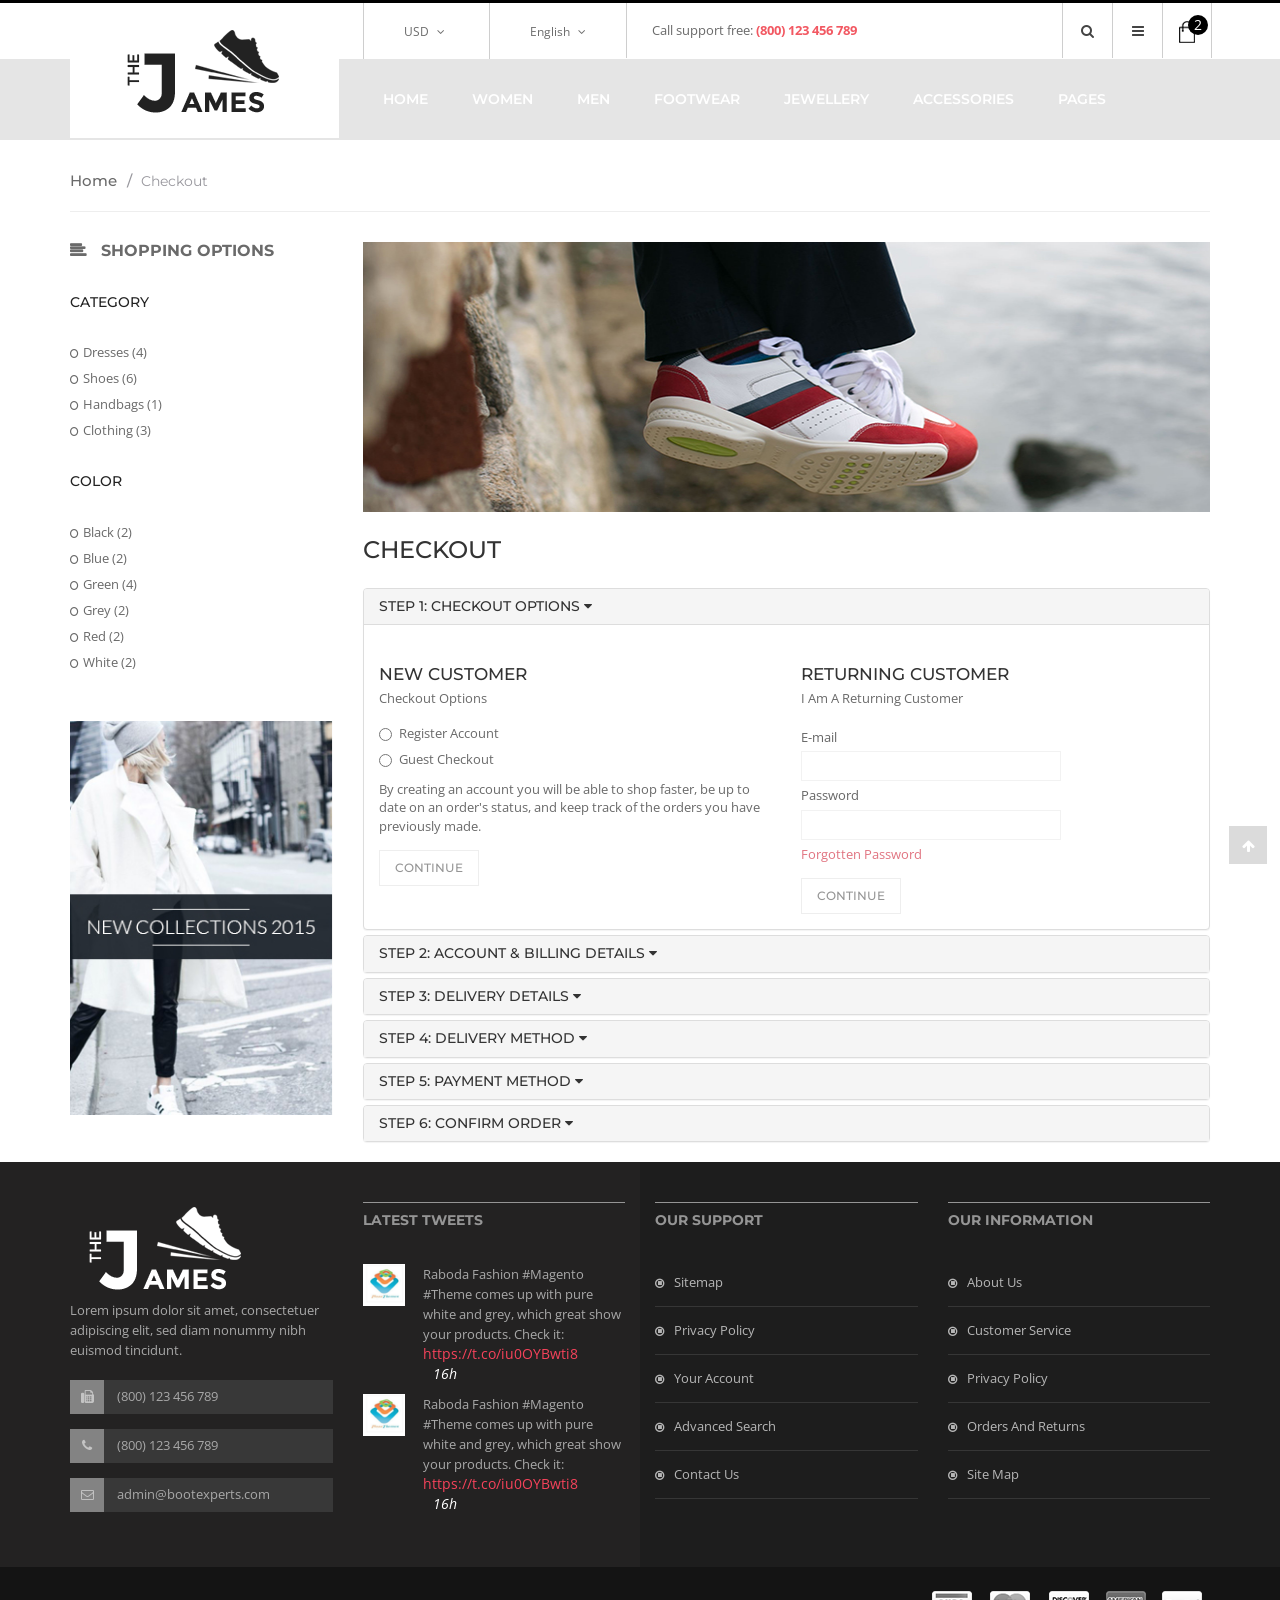
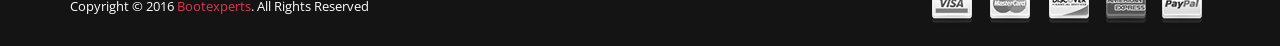
<file: public/Shoes/checkout.html>
<!doctype html>
<html class="no-js" lang="">
    
<!-- Mirrored from preview.hasthemes.com/james-preview/james/checkout.html by HTTrack Website Copier/3.x [XR&CO'2014], Mon, 11 Jan 2021 00:37:33 GMT -->
<head>
        <meta charset="utf-8">
        <meta http-equiv="x-ua-compatible" content="ie=edge">
        <title>Checkout || James </title>
        <meta name="description" content="">
        <meta name="viewport" content="width=device-width, initial-scale=1">

        <!-- favicon
        ============================================ -->
        <link rel="shortcut icon" type="image/x-icon" href="img/favicon.ico">

        <!-- Google Fonts
        ============================================ -->
        <link href='https://fonts.googleapis.com/css?family=Norican' rel='stylesheet' type='text/css'>
        <link href='https://fonts.googleapis.com/css?family=Montserrat:400,700' rel='stylesheet' type='text/css'>
        <link href='https://fonts.googleapis.com/css?family=Open+Sans:400,300,600,700,800' rel='stylesheet' type='text/css'>

        <!-- Bootstrap CSS
        ============================================ -->
        <link rel="stylesheet" href="css/bootstrap.min.css">
        <!-- Bootstrap CSS
        ============================================ -->
        <link rel="stylesheet" href="css/font-awesome.min.css">
        <!-- owl.carousel CSS
        ============================================ -->
        <link rel="stylesheet" href="css/owl.carousel.css">
        <link rel="stylesheet" href="css/owl.theme.css">
        <link rel="stylesheet" href="css/owl.transitions.css">
        <!-- jquery-ui CSS
        ============================================ -->
        <link rel="stylesheet" href="css/jquery-ui.css">
        <!-- meanmenu CSS
        ============================================ -->
        <link rel="stylesheet" href="css/meanmenu.min.css">
        <!-- nivoslider CSS
        ============================================ -->
        <link rel="stylesheet" href="lib/css/nivo-slider.css">
        <link rel="stylesheet" href="lib/css/preview.css">
        <!-- animate CSS
        ============================================ -->
        <link rel="stylesheet" href="css/animate.css">
        <!-- magic CSS
        ============================================ -->
        <link rel="stylesheet" href="css/magic.css">
        <!-- normalize CSS
        ============================================ -->
        <link rel="stylesheet" href="css/normalize.css">
        <!-- main CSS
        ============================================ -->
        <link rel="stylesheet" href="css/main.css">
        <!-- style CSS
        ============================================ -->
        <link rel="stylesheet" href="style.css">
        <!-- responsive CSS
        ============================================ -->
        <link rel="stylesheet" href="css/responsive.css">
        <!-- modernizr JS
        ============================================ -->
        <script src="js/vendor/modernizr-2.8.3.min.js"></script>
    </head>
    <body>
        <!--[if lt IE 8]>
            <p class="browserupgrade">You are using an <strong>outdated</strong> browser. Please <a href="http://browsehappy.com/">upgrade your browser</a> to improve your experience.</p>
        <![endif]-->

        <!-- Add your site or application content here -->
        <!-- header area start -->
        <header>
            <div class="top-link">
                <div class="container">
                    <div class="row">
                        <div class="col-md-7 col-md-offset-3 col-sm-9 hidden-xs">
                            <div class="site-option">
                                <ul>
                                    <li class="currency"><a href="#">USD <i class="fa fa-angle-down"></i> </a>
                                        <ul class="sub-site-option">
                                            <li><a href="#">Eur</a></li>
                                            <li><a href="#">Usd</a></li>
                                        </ul>
                                    </li>
                                    <li class="language"><a href="#">English <i class="fa fa-angle-down"></i> </a>
                                        <ul class="sub-site-option">
                                            <li><a href="#">English</a></li>
                                            <li><a href="#">English2</a></li>
                                        </ul>
                                    </li>
                                </ul>
                            </div>
                            <div class="call-support">
                                <p>Call support free: <span> (800) 123 456 789</span></p>
                            </div>
                        </div>
                        <div class="col-md-2 col-sm-3">
                            <div class="dashboard">
                                <div class="account-menu">
                                    <ul>
                                        <li class="search">
                                            <a href="#">
                                                <i class="fa fa-search"></i>
                                            </a>
                                            <ul class="search">
                                                <li>
                                                    <form action="#">
                                                        <input type="text">
                                                        <button type="submit"> <i class="fa fa-search"></i> </button>
                                                    </form>
                                                </li>
                                            </ul>
                                        </li>
                                        <li>
                                            <a href="#">
                                                <i class="fa fa-bars"></i>
                                            </a>
                                            <ul>
                                                <li><a href="my-account.html">my account</a></li>
                                                <li><a href="wishlist.html">my wishlist</a></li>
                                                <li><a href="cart.html">my cart</a></li>
                                                <li><a href="checkout.html">Checkout</a></li>
                                                <li><a href="blog.html">Blog</a></li>
                                                <li><a href="#">Log in</a></li>
                                            </ul>
                                        </li>
                                    </ul>
                                </div>
                                <div class="cart-menu">
                                    <ul>
                                        <li><a href="#"> <img src="img/icon-cart.png" alt=""> <span>2</span> </a>
                                            <div class="cart-info">
                                                <ul>
                                                    <li>
                                                        <div class="cart-img">
                                                            <img src="img/cart/1.png" alt="">
                                                        </div>
                                                        <div class="cart-details">
                                                            <a href="#">Fusce aliquam</a>
                                                            <p>1 x $174.00</p>
                                                        </div>
                                                        <div class="btn-edit"></div>
                                                        <div class="btn-remove"></div>
                                                    </li>
                                                    <li>
                                                        <div class="cart-img">
                                                            <img src="img/cart/2.png" alt="">
                                                        </div>
                                                        <div class="cart-details">
                                                            <a href="#">Fusce aliquam</a>
                                                            <p>1 x $777.00</p>
                                                        </div>
                                                        <div class="btn-edit"></div>
                                                        <div class="btn-remove"></div>
                                                    </li>
                                                </ul>
                                                <h3>Subtotal: <span> $951.00</span></h3>
                                                <a href="checkout.html" class="checkout">checkout</a>
                                            </div>
                                        </li>
                                    </ul>
                                </div>
                            </div>
                        </div>
                    </div>
                </div>
            </div>
            <div class="mainmenu-area home2 product-items">
                <div class="container">
                    <div class="row">
                        <div class="col-md-3">
                            <div class="logo">
                                <a href="index.html">
                                    <img src="img/logo.png" alt="">
                                </a>
                            </div>
                        </div>
                        <div class="col-md-9">
                            <div class="mainmenu">
                                <nav>
                                    <ul>
                                        <li><a href="index.html">Home</a>
                                            <div class="sub-menu">
                                                <span>
                                                    <a href="index.html">Home version 1</a>
                                                </span>
                                                <span>
                                                    <a href="index-2.html">Home version 2</a>
                                                </span>
                                            </div>
                                        </li>
                                        <li class="mega-women"><a href="shop.html">Women</a>
                                            <div class="mega-menu women">
                                                <div class="part-1">
                                                    <span>
                                                        <a href="#">Dresses</a>
                                                        <a href="#">Cocktail</a>
                                                        <a href="#">Day</a>
                                                        <a href="#">Evening</a>
                                                        <a href="#">Sports</a>
                                                    </span>
                                                    <span>
                                                        <a href="#">shoes</a>
                                                        <a href="#">Sports</a>
                                                        <a href="#">run</a>
                                                        <a href="#">sandals</a>
                                                        <a href="#">Books</a>
                                                    </span>
                                                    <span>
                                                        <a href="#">Handbags</a>
                                                        <a href="#">Blazers</a>
                                                        <a href="#">table</a>
                                                        <a href="#">coats</a>
                                                        <a href="#">kids</a>
                                                    </span>
                                                    <span>
                                                        <a href="#">Clothing</a>
                                                        <a href="#">T-shirts</a>
                                                        <a href="#">coats</a>
                                                        <a href="#">Jackets</a>
                                                        <a href="#">jeans</a>
                                                    </span>
                                                </div>
                                                <div class="part-2">
                                                    <a href="#">
                                                        <img src="img/banner/menu-banner.png" alt="">
                                                    </a>
                                                </div>
                                            </div>
                                        </li>
                                        <li class="mega-men"><a href="shop.html">Men</a>
                                            <div class="mega-menu men">
                                                <span>
                                                    <a href="#">Bags</a>
                                                    <a href="#">Bootees  Bags</a>
                                                    <a href="#">Blazers</a>
                                                </span>
                                                <span>
                                                    <a href="#">Clothing</a>
                                                    <a href="#">coats</a>
                                                    <a href="#">T-shirts</a>
                                                </span>
                                                <span>
                                                    <a href="#">Lingerie</a>
                                                    <a href="#">Bands</a>
                                                    <a href="#">Furniture</a>
                                                </span>
                                            </div>
                                        </li>
                                        <li class="mega-footwear"><a href="shop.html">Footwear</a>
                                            <div class="mega-menu footwear">
                                                <span>
                                                    <a href="#">Footwear Man</a>
                                                    <a href="#">gifts</a>
                                                </span>
                                                <span>
                                                    <a href="#">Footwear Womens</a>
                                                    <a href="#">boots</a>
                                                </span>
                                            </div>
                                        </li>
                                        <li class="mega-jewellery"><a href="shop.html">Jewellery</a>
                                            <div class="mega-menu jewellery">
                                                <span>
                                                    <a href="#">Rings</a>
                                                </span>
                                            </div>
                                        </li>
                                        <li><a href="shop.html">accessories</a></li>
                                        <li><a href="#">Pages</a>
                                            <div class="sub-menu pages">
                                                <span>
                                                    <a href="about-us.html">About us</a>
                                                </span>
                                                <span>
                                                    <a href="blog.html">Blog</a>
                                                </span>
                                                <span>
                                                    <a href="blog-details.html">Blog Details</a>
                                                </span>
                                                <span>
                                                    <a href="cart.html">Cart</a>
                                                </span>
                                                <span>
                                                    <a href="checkout.html">Checkout</a>
                                                </span>
                                                <span>
                                                    <a href="contact.html">Contact</a>
                                                </span>
                                                <span>
                                                    <a href="my-account.html">My account</a>
                                                </span>
                                                <span>
                                                    <a href="shop.html">Shop</a>
                                                </span>
                                                <span>
                                                    <a href="shop-list.html">Shop list</a>
                                                </span>
                                                <span>
                                                    <a href="single-product.html">Single Shop</a>
                                                </span>
                                                <span>
                                                    <a href="login.html">Login page</a>
                                                </span>
                                                <span>
                                                    <a href="register.html">Ragister page</a>
                                                </span>
                                                <span>
                                                    <a href="wishlist.html">Wishlist</a>
                                                </span>
                                            </div>
                                        </li>
                                    </ul>
                                </nav>
                            </div>
                        </div>
                        <div class="col-sm-12">
                            <div class="mobile-menu">
                                <nav>
                                    <ul>
                                        <li><a href="index.html">Home</a>
                                            <ul>
                                                <li><a href="index.html">Home 1</a></li>
                                                <li><a href="index-2.html">Home 2</a></li>
                                            </ul>
                                        </li>
                                        <li><a href="shop.html">Women</a>
                                            <ul>
                                                <li><a href="#">Dresses</a>
                                                    <ul>
                                                        <li><a href="#">Coctail</a></li>
                                                        <li><a href="#">day</a></li>
                                                        <li><a href="#">evening</a></li>
                                                        <li><a href="#">sports</a></li>
                                                    </ul>
                                                </li>
                                                <li><a href="#">shoes</a>
                                                    <ul>
                                                        <li><a href="#">Sports</a></li>
                                                        <li><a href="#">run</a></li>
                                                        <li><a href="#">sandals</a></li>
                                                        <li><a href="#">boots</a></li>
                                                    </ul>
                                                </li>
                                                <li><a href="#">handbags</a>
                                                    <ul>
                                                        <li><a href="#">Blazers</a></li>
                                                        <li><a href="#">table</a></li>
                                                        <li><a href="#">coats</a></li>
                                                        <li><a href="#">kids</a></li>
                                                    </ul>
                                                </li>
                                                <li><a href="#">clothing</a>
                                                    <ul>
                                                        <li><a href="#">T-shirts</a></li>
                                                        <li><a href="#">coats</a></li>
                                                        <li><a href="#">Jackets</a></li>
                                                        <li><a href="#">jeans</a></li>
                                                    </ul>
                                                </li>
                                            </ul>
                                        </li>
                                        <li><a href="shop.html">Men</a>
                                            <ul>
                                                <li><a href="#">Bags</a>
                                                    <ul>
                                                        <li><a href="#">Bootees bag</a></li>
                                                        <li><a href="#">Blazers</a></li>
                                                    </ul>
                                                </li>
                                                <li><a href="#">clothing</a>
                                                    <ul>
                                                        <li><a href="#">coats</a></li>
                                                        <li><a href="#">T-shirts</a></li>
                                                    </ul>
                                                </li>
                                                <li><a href="#">Lingerie</a>
                                                    <ul>
                                                        <li><a href="#">Bands</a></li>
                                                        <li><a href="#">Furniture</a></li>
                                                    </ul>
                                                </li>
                                            </ul>
                                        </li>
                                        <li><a href="shop.html">Foorwear</a>
                                            <ul>
                                                <li><a href="#">footwear men</a>
                                                    <ul>
                                                        <li><a href="#">gifts</a></li>
                                                    </ul>
                                                </li>
                                                <li><a href="#">footwear women</a>
                                                    <ul>
                                                        <li><a href="#">boots</a></li>
                                                    </ul>
                                                </li>
                                            </ul>
                                        </li>
                                        <li><a href="shop.html">Jewellery</a>
                                            <ul>
                                                <li><a href="#">Rings</a></li>
                                            </ul>
                                        </li>
                                        <li><a href="shop.html">Accessories</a></li>
                                        <li><a href="#">Pages</a>
                                            <ul>
                                                <li><a href="about-us.html">About us</a></li>
                                                <li><a href="blog.html">Blog</a></li>
                                                <li><a href="blog-details.html">Blog Details</a></li>
                                                <li><a href="cart.html">Cart</a></li>
                                                <li><a href="checkout.html">Checkout</a></li>
                                                <li><a href="contact.html">Contact</a></li>
                                                <li><a href="my-account.html">My account</a></li>
                                                <li><a href="shop.html">Shop</a></li>
                                                <li><a href="shop-list.html">Shop list</a></li>
                                                <li><a href="single-product.html">Single Shop</a></li>
                                                <li><a href="wishlist.html">Wishlist</a></li>
                                                <li><a href="login.html">login page</a></li>
                                                <li><a href="register.html">register page</a></li>
                                            </ul>
                                        </li>
                                    </ul>
                                </nav>
                            </div>
                        </div>
                    </div>
                </div>
            </div>
        </header>
        <!-- header area end -->
        <!-- checkout area start -->
        <div class="checkout-area">
            <div class="container">
                <div class="row">
                    <div class="col-md-12">
                        <div class="location">
                            <ul>
                                <li><a href="index.html" title="go to homepage">Home<span>/</span></a>  </li>
                                <li><strong> checkout</strong></li>
                            </ul>
                        </div>
                    </div>
                </div>
                <div class="row">
                    <div class="col-sm-3">
                        <div class="product-sidebar">
                            <div class="sidebar-title">
                                <h2>Shopping Options</h2>
                            </div>
                            <div class="single-sidebar">
                                <div class="single-sidebar-title">
                                    <h3>Category</h3>
                                </div>
                                <div class="single-sidebar-content">
                                    <ul>
                                        <li><a href="#">Dresses (4)</a></li>
                                        <li><a href="#">shoes (6)</a></li>
                                        <li><a href="#">Handbags (1)</a></li>
                                        <li><a href="#">Clothing (3)</a></li>
                                    </ul>
                                </div>
                            </div>
                            <div class="single-sidebar">
                                <div class="single-sidebar-title">
                                    <h3>Color</h3>
                                </div>
                                <div class="single-sidebar-content">
                                    <ul>
                                        <li><a href="#">Black (2)</a></li>
                                        <li><a href="#">Blue (2)</a></li>
                                        <li><a href="#">Green (4)</a></li>
                                        <li><a href="#">Grey (2)</a></li>
                                        <li><a href="#">Red (2)</a></li>
                                        <li><a href="#">White (2)</a></li>
                                    </ul>
                                </div>
                            </div>
                            <div class="banner-left">
                                <a href="#">
                                    <img src="img/product/banner_left.jpg" alt="">
                                </a>
                            </div>
                        </div>
                    </div>
                    <div class="col-sm-9">
                        <div class="checkout-banner hidden-xs">
                            <a href="#">
                                <img src="img/checkout/checkout_banner.jpg" alt="">
                            </a>
                        </div>
                        <div class="checkout-heading">
                            <h2>Checkout</h2>
                        </div>
                        <div class="checkout-accordion">
                            <div class="panel-group" id="accordion" role="tablist" aria-multiselectable="true">
                                <div class="panel panel-default">
                                    <div class="panel-heading" role="tab" id="headingOne">
                                        <h4 class="panel-title">
                                            <a role="button" data-toggle="collapse" data-parent="#accordion" href="#collapseOne" aria-expanded="true" aria-controls="collapseOne">
                                                Step 1: Checkout Options
                                                <i class="fa fa-caret-down"></i>
                                            </a>
                                        </h4>
                                    </div>
                                    <div id="collapseOne" class="panel-collapse collapse in" role="tabpanel" aria-labelledby="headingOne">
                                        <div class="panel-body">
                                            <div class="row">
                                                <div class="col-sm-6">
                                                    <div class="checkout-collapse">
                                                        <h3 class="checkout-title">New Customer</h3>
                                                        <p class="c-title-content">Checkout Options</p>
                                                        <form action="#">
                                                            <div class="radio">
                                                                <label>
                                                                    <input type="radio" name="account" value="register">Register Account
                                                                </label>
                                                            </div>
                                                            <div class="radio">
                                                                <label>
                                                                    <input type="radio" name="account" value="guest">Guest Checkout
                                                                </label>
                                                            </div>
                                                            <p>By creating an account you will be able to shop faster, be up to date on an order's status, and keep track of the orders you have previously made.</p>
                                                            <button type="submit" value="Continue" class="check-button">Continue</button>
                                                        </form>
                                                    </div>
                                                </div>
                                                <div class="col-sm-6">
                                                    <div class="checkout-collapse">
                                                        <h3 class="checkout-title">Returning Customer</h3>
                                                        <p class="c-title-content">I am a returning customer</p>
                                                        <form action="#">
                                                            <div class="form-box">
                                                                <div class="form-name">
                                                                    <label>E-mail</label>
                                                                    <input type="email">
                                                                </div>
                                                            </div>
                                                            <div class="form-box">
                                                                <div class="form-name">
                                                                    <label>Password</label>
                                                                    <input type="password">
                                                                </div>
                                                            </div>
                                                            <a href="#">Forgotten Password</a>
                                                        </form>
                                                        <button type="submit" value="Continue" class="check-button">Continue</button>
                                                    </div>
                                                </div>
                                            </div>
                                        </div>
                                    </div>
                                </div>
                                <div class="panel panel-default">
                                    <div class="panel-heading" role="tab" id="headingTwo">
                                        <h4 class="panel-title">
                                            <a class="collapsed" role="button" data-toggle="collapse" data-parent="#accordion" href="#collapseTwo" aria-expanded="false" aria-controls="collapseTwo">
                                                Step 2: Account & Billing Details
                                                <i class="fa fa-caret-down"></i>
                                            </a>
                                        </h4>
                                    </div>
                                    <div id="collapseTwo" class="panel-collapse collapse" role="tabpanel" aria-labelledby="headingTwo">
                                        <div class="panel-body">
                                            <div class="row">
                                                <div class="col-sm-6">
                                                    <div class="account-details">
                                                        <h4>Your Personal Details</h4>
                                                        <div class="form-box">
                                                            <div class="form-name">
                                                                <label>First Name <em>*</em> </label>
                                                                <input type="text" placeholder="First Name">
                                                            </div>
                                                        </div>
                                                        <div class="form-box">
                                                            <div class="form-name">
                                                                <label>Last Name <em>*</em> </label>
                                                                <input type="text" placeholder="Last Name">
                                                            </div>
                                                        </div>
                                                        <div class="form-box">
                                                            <div class="form-name">
                                                                <label>E-mail <em>*</em> </label>
                                                                <input type="email" placeholder="E-mail">
                                                            </div>
                                                        </div>
                                                        <div class="form-box">
                                                            <div class="form-name">
                                                                <label>Telephone <em>*</em> </label>
                                                                <input type="text" placeholder="Telephone">
                                                            </div>
                                                        </div>
                                                        <div class="form-box">
                                                            <div class="form-name">
                                                                <label>Fax </label>
                                                                <input type="text" placeholder="Fax">
                                                            </div>
                                                        </div>
                                                        <h4>Your Password</h4>
                                                        <div class="form-box">
                                                            <div class="form-name">
                                                                <label>Password <em>*</em> </label>
                                                                <input type="password" placeholder="Password">
                                                            </div>
                                                        </div>
                                                        <div class="form-box">
                                                            <div class="form-name">
                                                                <label>Password Confirm <em>*</em> </label>
                                                                <input type="password" placeholder="Password Confirm">
                                                            </div>
                                                        </div>
                                                        <div class="checkbox">
                                                            <input type="checkbox" name="newsletter">I wish to subscribe to the Malias1 newsletter.
                                                        </div>
                                                        <div class="checkbox">
                                                            <input type="checkbox" checked="" name="shipping-address">My delivery and billing addresses are the same.
                                                        </div>
                                                    </div>
                                                </div>
                                                <div class="col-sm-6">
                                                    <div class="checkout-collapse">
                                                        <h4>Your Address</h4>
                                                        <div class="form-box">
                                                            <div class="form-name">
                                                                <label>Company </label>
                                                                <input type="text" placeholder="Company">
                                                            </div>
                                                        </div>
                                                        <div class="form-box">
                                                            <div class="form-name">
                                                                <label>Address 1 <em>*</em> </label>
                                                                <input type="text" placeholder="Address 1">
                                                            </div>
                                                        </div>
                                                        <div class="form-box">
                                                            <div class="form-name">
                                                                <label>Address 2 <em>*</em> </label>
                                                                <input type="text" placeholder="Address 2">
                                                            </div>
                                                        </div>
                                                        <div class="form-box">
                                                            <div class="form-name">
                                                                <label>City <em>*</em> </label>
                                                                <input type="text" placeholder="City">
                                                            </div>
                                                        </div>
                                                        <div class="form-box">
                                                            <div class="form-name">
                                                                <label>Post Code <em>*</em> </label>
                                                                <input type="text" placeholder="Post Code">
                                                            </div>
                                                        </div>
                                                        <div class="form-box">
                                                            <div class="form-name">
                                                                <label> country <em>*</em> </label>
                                                                <select>
                                                                    <option value="1">---Please select---</option>
                                                                    <option value="1">Afghanistan</option>
                                                                    <option value="1">Algeria</option>
                                                                    <option value="1">American Samoa</option>
                                                                    <option value="1">Australia</option>
                                                                    <option value="1">Bangladesh</option>
                                                                    <option value="1">Belgium</option>
                                                                    <option value="1">Bosnia and Herzegovina</option>
                                                                    <option value="1">Chile</option>
                                                                    <option value="1">China</option>
                                                                    <option value="1">Egypt</option>
                                                                    <option value="1">Finland</option>
                                                                    <option value="1">France</option>
                                                                    <option value="1">United State</option>
                                                                </select>
                                                            </div>
                                                        </div>
                                                        <div class="form-box">
                                                            <div class="form-name">
                                                                <label> State/Province </label>
                                                                <select>
                                                                    <option value="1">---Please select---</option>
                                                                    <option value="1">Arizona</option>
                                                                    <option value="1">Armed Forces Africa</option>
                                                                    <option value="1">California</option>
                                                                    <option value="1">Florida</option>
                                                                    <option value="1">Indiana</option>
                                                                    <option value="1">Marshall Islands</option>
                                                                    <option value="1">Minnesota</option>
                                                                    <option value="1">New Mexico</option>
                                                                    <option value="1">Utah</option>
                                                                    <option value="1">Virgin Islands</option>
                                                                    <option value="1">West Virginia</option>
                                                                    <option value="1">Wyoming</option>
                                                                </select>
                                                            </div>
                                                        </div>
                                                    </div>
                                                </div>
                                            </div>
                                            <div class="privacy-policy">
                                                I have read and agree to the
                                                <a href="#">Privacy Policy</a>
                                                <input type="checkbox" name="agree">
                                                <button type="submit" value="Continue" class="check-button">Continue</button>
                                            </div>
                                        </div>
                                    </div>
                                </div>
                                <div class="panel panel-default">
                                    <div class="panel-heading" role="tab" id="headingThree">
                                        <h4 class="panel-title">
                                            <a class="collapsed" role="button" data-toggle="collapse" data-parent="#accordion" href="#collapseThree" aria-expanded="false" aria-controls="collapseThree">
                                                Step 3: Delivery Details
                                                <i class="fa fa-caret-down"></i>
                                            </a>
                                        </h4>
                                    </div>
                                    <div id="collapseThree" class="panel-collapse collapse" role="tabpanel" aria-labelledby="headingThree">
                                        <div class="panel-body">
                                            <div class="row">
                                                <div class="col-md-12">
                                                    <div class="delivery-details">
                                                        <form action="#">
                                                            <div class="list-style">
                                                                <div class="form-name">
                                                                    <label>First Name <em>*</em> </label>
                                                                    <input type="text" placeholder="First Name">
                                                                </div>
                                                                <div class="form-name">
                                                                    <label>Last Name <em>*</em> </label>
                                                                    <input type="text" placeholder="Last Name">
                                                                </div>
                                                                <div class="form-name">
                                                                    <label>Company </label>
                                                                    <input type="text" placeholder="Company">
                                                                </div>
                                                                <div class="form-name">
                                                                    <label>Address 1 <em>*</em> </label>
                                                                    <input type="text" placeholder="Address 1">
                                                                </div>
                                                                <div class="form-name">
                                                                    <label>Address 2 <em>*</em> </label>
                                                                    <input type="text" placeholder="Address 2">
                                                                </div>
                                                                <div class="form-name">
                                                                    <label>City <em>*</em> </label>
                                                                    <input type="text" placeholder="City">
                                                                </div>
                                                                <div class="form-name">
                                                                    <label>Post Code <em>*</em> </label>
                                                                    <input type="text" placeholder="Post Code">
                                                                </div>
                                                                <div class="form-name">
                                                                    <label> country <em>*</em> </label>
                                                                    <select>
                                                                        <option value="1">---Please select---</option>
                                                                        <option value="1">Afghanistan</option>
                                                                        <option value="1">Algeria</option>
                                                                        <option value="1">American Samoa</option>
                                                                        <option value="1">Australia</option>
                                                                        <option value="1">Bangladesh</option>
                                                                        <option value="1">Belgium</option>
                                                                        <option value="1">Bosnia and Herzegovina</option>
                                                                        <option value="1">Chile</option>
                                                                        <option value="1">China</option>
                                                                        <option value="1">Egypt</option>
                                                                        <option value="1">Finland</option>
                                                                        <option value="1">France</option>
                                                                        <option value="1">United State</option>
                                                                    </select>
                                                                </div>
                                                                <div class="form-name">
                                                                    <label> State/Province </label>
                                                                    <select>
                                                                        <option value="1">---Please select---</option>
                                                                        <option value="1">Arizona</option>
                                                                        <option value="1">Armed Forces Africa</option>
                                                                        <option value="1">California</option>
                                                                        <option value="1">Florida</option>
                                                                        <option value="1">Indiana</option>
                                                                        <option value="1">Marshall Islands</option>
                                                                        <option value="1">Minnesota</option>
                                                                        <option value="1">New Mexico</option>
                                                                        <option value="1">Utah</option>
                                                                        <option value="1">Virgin Islands</option>
                                                                        <option value="1">West Virginia</option>
                                                                        <option value="1">Wyoming</option>
                                                                    </select>
                                                                </div>
                                                            </div>
                                                        </form>
                                                    </div>
                                                </div>
                                            </div>
                                        </div>
                                    </div>
                                </div>
                                <div class="panel panel-default">
                                    <div class="panel-heading" role="tab" id="headingFour">
                                        <h4 class="panel-title">
                                            <a class="collapsed" role="button" data-toggle="collapse" data-parent="#accordion" href="#collapseFour" aria-expanded="false" aria-controls="collapseFour">
                                                Step 4: Delivery Method
                                                <i class="fa fa-caret-down"></i>
                                            </a>
                                        </h4>
                                    </div>
                                    <div id="collapseFour" class="panel-collapse collapse" role="tabpanel" aria-labelledby="headingFour">
                                        <div class="panel-body">
                                            <div class="delivery-method">
                                                <p>Please select the preferred shipping method to use on this order.</p>
                                                <p> <strong>Flat Rate</strong> </p>
                                                <div class="radio">
                                                    <input type="radio" checked="" value="shipping-method">Flat Shipping Rate - $5.00
                                                </div>
                                                <p> <strong> Add Comments About Your Order</strong></p>
                                                <p> <textarea name="comment" rows="8"></textarea> </p>
                                                <button type="submit" value="Continue" class="check-button">Continue</button>
                                            </div>
                                        </div>
                                    </div>
                                </div>
                                <div class="panel panel-default">
                                    <div class="panel-heading" role="tab" id="headingFive">
                                        <h4 class="panel-title">
                                            <a class="collapsed" role="button" data-toggle="collapse" data-parent="#accordion" href="#collapseFive" aria-expanded="false" aria-controls="collapseFive">
                                                Step 5: Payment Method
                                                <i class="fa fa-caret-down"></i>
                                            </a>
                                        </h4>
                                    </div>
                                    <div id="collapseFive" class="panel-collapse collapse" role="tabpanel" aria-labelledby="headingFive">
                                        <div class="panel-body">
                                            <div class="patment-method">
                                                <p>Please select the preferred payment method to use on this order.</p>
                                                <div class="radio">
                                                    <input type="radio" checked="" value="shipping-method">Cash On Delivery
                                                </div>
                                                <p> <strong> Add Comments About Your Order</strong></p>
                                                <p> <textarea name="comment" rows="8"></textarea> </p>
                                                <div class="privacy-policy">
                                                    I have read and agree to the
                                                    <a href="#">Privacy Policy</a>
                                                    <input type="checkbox" name="agree">
                                                    <button type="submit" value="Continue" class="check-button">Continue</button>
                                                </div>
                                            </div>
                                        </div>
                                    </div>
                                </div>
                                <div class="panel panel-default">
                                    <div class="panel-heading" role="tab" id="headingSix">
                                        <h4 class="panel-title">
                                            <a class="collapsed" role="button" data-toggle="collapse" data-parent="#accordion" href="#collapseSix" aria-expanded="false" aria-controls="collapseSix">
                                                Step 6: Confirm Order
                                                <i class="fa fa-caret-down"></i>
                                            </a>
                                        </h4>
                                    </div>
                                    <div id="collapseSix" class="panel-collapse collapse" role="tabpanel" aria-labelledby="headingSix">
                                        <div class="panel-body">
                                            <div class="confirm-order">
                                                <div class="table-responsive">
                                                    <table class="table table-bordered table-hover">
                                                        <thead>
                                                            <tr>
                                                                <th>Product Name</th>
                                                                <th>Model</th>
                                                                <th>Quantity</th>
                                                                <th>Unit Price</th>
                                                                <th>Total</th>
                                                            </tr>
                                                        </thead>
                                                        <tbody>
                                                            <tr>
                                                                <td>
                                                                    <a href="#">More-Or-Less</a>
                                                                </td>
                                                                <td>Product 14</td>
                                                                <td>2</td>
                                                                <td>$100.00</td>
                                                                <td>$200.00</td>
                                                            </tr>
                                                            <tr>
                                                                <td>
                                                                    <a href="#">Aliquam Consequat</a>
                                                                </td>
                                                                <td>Product 14</td>
                                                                <td>1</td>
                                                                <td>$90.00</td>
                                                                <td>$90.00</td>
                                                            </tr>
                                                        </tbody>
                                                        <tfoot>
                                                            <tr>
                                                                <td class="text-right" colspan="4">
                                                                    <strong>Sub-Total:</strong>
                                                                </td>
                                                                <td>$290.00</td>
                                                            </tr>
                                                            <tr>
                                                                <td class="text-right" colspan="4">
                                                                    <strong>Flat Shipping Rate:</strong>
                                                                </td>
                                                                <td>$5.00</td>
                                                            </tr>
                                                            <tr>
                                                                <td class="text-right" colspan="4">
                                                                    <strong>Flat Shipping Rate:</strong>
                                                                </td>
                                                                <td>$5.00</td>
                                                            </tr>
                                                        </tfoot>
                                                    </table>
                                                </div>
                                                <button type="submit" value="Continue" class="check-button">Confirm Order</button>
                                            </div>
                                        </div>
                                    </div>
                                </div>
                            </div>
                        </div>
                    </div>
                </div>
            </div>
        </div>
        <!-- checkout area end -->
        <!-- footer top area start -->
        <div class="footer-top-area">
            <div class="container">
                <div class="row">
                    <div class="col-md-3 col-sm-4">
                        <div class="footer-contact">
                            <img src="img/logo-white.png" alt="">
                            <p>Lorem ipsum dolor sit amet, consectetuer adipiscing elit, sed diam nonummy nibh euismod tincidunt.</p>
                            <ul class="address">
                                <li>
                                    <span class="fa fa-fax"></span>
                                    (800) 123 456 789
                                </li>
                                <li>
                                    <span class="fa fa-phone"></span>
                                    (800) 123 456 789
                                </li>
                                <li>
                                    <span class="fa fa-envelope-o"></span>
                                    admin@bootexperts.com
                                </li>
                            </ul>
                        </div>
                    </div>
                    <div class="col-md-3 hidden-sm">
                        <div class="footer-tweets">
                            <div class="footer-title">
                                <h3>Latest tweets</h3>
                            </div>
                            <div class="twitter-feed">
                                <div class="twitter-article">
                                    <div class="twitter-img">
                                        <a href="#">
                                            <img src="img/twitter/twitter-1.png" alt="">
                                        </a>
                                    </div>
                                    <div class="twitter-text">
                                        <p>Raboda Fashion #Magento #Theme comes up with pure white and grey, which great show your products. Check it: </p>
                                        <a href="#">https://t.co/iu0OYBwti8</a>
                                        <div class="twitter-time">
                                            <a href="#">16h</a>
                                        </div>
                                    </div>
                                </div>
                                <div class="twitter-article">
                                    <div class="twitter-img">
                                        <a href="#">
                                            <img src="img/twitter/twitter-1.png" alt="">
                                        </a>
                                    </div>
                                    <div class="twitter-text">
                                        <p>Raboda Fashion #Magento #Theme comes up with pure white and grey, which great show your products. Check it: </p>
                                        <a href="#">https://t.co/iu0OYBwti8</a>
                                        <div class="twitter-time">
                                            <a href="#">16h</a>
                                        </div>
                                    </div>
                                </div>
                            </div>
                        </div>
                    </div>
                    <div class="col-md-3 col-sm-4">
                        <div class="footer-support">
                            <div class="footer-title">
                                <h3>Our support</h3>
                            </div>
                            <div class="footer-menu">
                                <ul>
                                    <li><a href="#">Sitemap</a></li>
                                    <li><a href="#">Privacy Policy</a></li>
                                    <li><a href="#">Your Account</a></li>
                                    <li><a href="#">Advanced Search</a></li>
                                    <li><a href="contact.html">Contact Us</a></li>
                                </ul>
                            </div>
                        </div>
                    </div>
                    <div class="col-md-3 col-sm-4">
                        <div class="footer-info">
                            <div class="footer-title">
                                <h3>Our information</h3>
                            </div>
                            <div class="footer-menu">
                                <ul>
                                    <li><a href="about-us.html">About Us</a></li>
                                    <li><a href="#">Customer Service</a></li>
                                    <li><a href="#">Privacy Policy</a></li>
                                    <li><a href="#">Orders and Returns</a></li>
                                    <li><a href="#">Site Map</a></li>
                                </ul>
                            </div>
                        </div>
                    </div>
                </div>
            </div>
        </div>
        <!-- footer top area end -->
        <!-- footer area start -->
        <footer class="footer-area">
            <div class="container">
                <div class="row">
                    <div class="col-sm-6">
                        <div class="footer-copyright">
                            <p>Copyright &copy; 2016 <a href="#"> Bootexperts</a>. All Rights Reserved</p>
                        </div>
                    </div>
                    <div class="col-sm-6">
                        <div class="payment-icon">
                            <img src="img/payment.png" alt="">
                        </div>
                    </div>
                </div>
            </div>
            <a href="#" id="scrollUp"><i class="fa fa fa-arrow-up"></i></a>
        </footer>
        <!-- footer area end -->

        <!-- jquery
        ============================================ -->
        <script src="js/vendor/jquery-1.12.1.min.js"></script>
        <!-- bootstrap JS
        ============================================ -->
        <script src="js/bootstrap.min.js"></script>
        <!-- wow JS
        ============================================ -->
        <script src="js/wow.min.js"></script>
        <!-- price-slider JS
        ============================================ -->
        <script src="js/jquery-price-slider.js"></script>
        <!-- nivoslider JS
        ============================================ -->
        <script src="lib/js/jquery.nivo.slider.js"></script>
        <script src="lib/home.js"></script>
        <!-- meanmenu JS
        ============================================ -->
        <script src="js/jquery.meanmenu.js"></script>
        <!-- owl.carousel JS
        ============================================ -->
        <script src="js/owl.carousel.min.js"></script>
        <!-- elevatezoom JS
        ============================================ -->
        <script src="js/jquery.elevatezoom.js"></script>
        <!-- scrollUp JS
        ============================================ -->
        <script src="js/jquery.scrollUp.min.js"></script>
        <!-- plugins JS
        ============================================ -->
        <script src="js/plugins.js"></script>
        <!-- main JS
        ============================================ -->
        <script src="js/main.js"></script>
    </body>

<!-- Mirrored from preview.hasthemes.com/james-preview/james/checkout.html by HTTrack Website Copier/3.x [XR&CO'2014], Mon, 11 Jan 2021 00:37:33 GMT -->
</html>
</file>
<file: public/adminlte/plugins/daterangepicker/daterangepicker.css>
.daterangepicker {
  position: absolute;
  color: inherit;
  background-color: #fff;
  border-radius: 4px;
  border: 1px solid #ddd;
  width: 278px;
  max-width: none;
  padding: 0;
  margin-top: 7px;
  top: 100px;
  left: 20px;
  z-index: 3001;
  display: none;
  font-family: arial;
  font-size: 15px;
  line-height: 1em;
}

.daterangepicker:before, .daterangepicker:after {
  position: absolute;
  display: inline-block;
  border-bottom-color: rgba(0, 0, 0, 0.2);
  content: '';
}

.daterangepicker:before {
  top: -7px;
  border-right: 7px solid transparent;
  border-left: 7px solid transparent;
  border-bottom: 7px solid #ccc;
}

.daterangepicker:after {
  top: -6px;
  border-right: 6px solid transparent;
  border-bottom: 6px solid #fff;
  border-left: 6px solid transparent;
}

.daterangepicker.opensleft:before {
  right: 9px;
}

.daterangepicker.opensleft:after {
  right: 10px;
}

.daterangepicker.openscenter:before {
  left: 0;
  right: 0;
  width: 0;
  margin-left: auto;
  margin-right: auto;
}

.daterangepicker.openscenter:after {
  left: 0;
  right: 0;
  width: 0;
  margin-left: auto;
  margin-right: auto;
}

.daterangepicker.opensright:before {
  left: 9px;
}

.daterangepicker.opensright:after {
  left: 10px;
}

.daterangepicker.drop-up {
  margin-top: -7px;
}

.daterangepicker.drop-up:before {
  top: initial;
  bottom: -7px;
  border-bottom: initial;
  border-top: 7px solid #ccc;
}

.daterangepicker.drop-up:after {
  top: initial;
  bottom: -6px;
  border-bottom: initial;
  border-top: 6px solid #fff;
}

.daterangepicker.single .daterangepicker .ranges, .daterangepicker.single .drp-calendar {
  float: none;
}

.daterangepicker.single .drp-selected {
  display: none;
}

.daterangepicker.show-calendar .drp-calendar {
  display: block;
}

.daterangepicker.show-calendar .drp-buttons {
  display: block;
}

.daterangepicker.auto-apply .drp-buttons {
  display: none;
}

.daterangepicker .drp-calendar {
  display: none;
  max-width: 270px;
}

.daterangepicker .drp-calendar.left {
  padding: 8px 0 8px 8px;
}

.daterangepicker .drp-calendar.right {
  padding: 8px;
}

.daterangepicker .drp-calendar.single .calendar-table {
  border: none;
}

.daterangepicker .calendar-table .next span, .daterangepicker .calendar-table .prev span {
  color: #fff;
  border: solid black;
  border-width: 0 2px 2px 0;
  border-radius: 0;
  display: inline-block;
  padding: 3px;
}

.daterangepicker .calendar-table .next span {
  transform: rotate(-45deg);
  -webkit-transform: rotate(-45deg);
}

.daterangepicker .calendar-table .prev span {
  transform: rotate(135deg);
  -webkit-transform: rotate(135deg);
}

.daterangepicker .calendar-table th, .daterangepicker .calendar-table td {
  white-space: nowrap;
  text-align: center;
  vertical-align: middle;
  min-width: 32px;
  width: 32px;
  height: 24px;
  line-height: 24px;
  font-size: 12px;
  border-radius: 4px;
  border: 1px solid transparent;
  white-space: nowrap;
  cursor: pointer;
}

.daterangepicker .calendar-table {
  border: 1px solid #fff;
  border-radius: 4px;
  background-color: #fff;
}

.daterangepicker .calendar-table table {
  width: 100%;
  margin: 0;
  border-spacing: 0;
  border-collapse: collapse;
}

.daterangepicker td.available:hover, .daterangepicker th.available:hover {
  background-color: #eee;
  border-color: transparent;
  color: inherit;
}

.daterangepicker td.week, .daterangepicker th.week {
  font-size: 80%;
  color: #ccc;
}

.daterangepicker td.off, .daterangepicker td.off.in-range, .daterangepicker td.off.start-date, .daterangepicker td.off.end-date {
  background-color: #fff;
  border-color: transparent;
  color: #999;
}

.daterangepicker td.in-range {
  background-color: #ebf4f8;
  border-color: transparent;
  color: #000;
  border-radius: 0;
}

.daterangepicker td.start-date {
  border-radius: 4px 0 0 4px;
}

.daterangepicker td.end-date {
  border-radius: 0 4px 4px 0;
}

.daterangepicker td.start-date.end-date {
  border-radius: 4px;
}

.daterangepicker td.active, .daterangepicker td.active:hover {
  background-color: #357ebd;
  border-color: transparent;
  color: #fff;
}

.daterangepicker th.month {
  width: auto;
}

.daterangepicker td.disabled, .daterangepicker option.disabled {
  color: #999;
  cursor: not-allowed;
  text-decoration: line-through;
}

.daterangepicker select.monthselect, .daterangepicker select.yearselect {
  font-size: 12px;
  padding: 1px;
  height: auto;
  margin: 0;
  cursor: default;
}

.daterangepicker select.monthselect {
  margin-right: 2%;
  width: 56%;
}

.daterangepicker select.yearselect {
  width: 40%;
}

.daterangepicker select.hourselect, .daterangepicker select.minuteselect, .daterangepicker select.secondselect, .daterangepicker select.ampmselect {
  width: 50px;
  margin: 0 auto;
  background: #eee;
  border: 1px solid #eee;
  padding: 2px;
  outline: 0;
  font-size: 12px;
}

.daterangepicker .calendar-time {
  text-align: center;
  margin: 4px auto 0 auto;
  line-height: 30px;
  position: relative;
}

.daterangepicker .calendar-time select.disabled {
  color: #ccc;
  cursor: not-allowed;
}

.daterangepicker .drp-buttons {
  clear: both;
  text-align: right;
  padding: 8px;
  border-top: 1px solid #ddd;
  display: none;
  line-height: 12px;
  vertical-align: middle;
}

.daterangepicker .drp-selected {
  display: inline-block;
  font-size: 12px;
  padding-right: 8px;
}

.daterangepicker .drp-buttons .btn {
  margin-left: 8px;
  font-size: 12px;
  font-weight: bold;
  padding: 4px 8px;
}

.daterangepicker.show-ranges.single.rtl .drp-calendar.left {
  border-right: 1px solid #ddd;
}

.daterangepicker.show-ranges.single.ltr .drp-calendar.left {
  border-left: 1px solid #ddd;
}

.daterangepicker.show-ranges.rtl .drp-calendar.right {
  border-right: 1px solid #ddd;
}

.daterangepicker.show-ranges.ltr .drp-calendar.left {
  border-left: 1px solid #ddd;
}

.daterangepicker .ranges {
  float: none;
  text-align: left;
  margin: 0;
}

.daterangepicker.show-calendar .ranges {
  margin-top: 8px;
}

.daterangepicker .ranges ul {
  list-style: none;
  margin: 0 auto;
  padding: 0;
  width: 100%;
}

.daterangepicker .ranges li {
  font-size: 12px;
  padding: 8px 12px;
  cursor: pointer;
}

.daterangepicker .ranges li:hover {
  background-color: #eee;
}

.daterangepicker .ranges li.active {
  background-color: #08c;
  color: #fff;
}

/*  Larger Screen Styling */
@media (min-width: 564px) {
  .daterangepicker {
    width: auto;
  }

  .daterangepicker .ranges ul {
    width: 140px;
  }

  .daterangepicker.single .ranges ul {
    width: 100%;
  }

  .daterangepicker.single .drp-calendar.left {
    clear: none;
  }

  .daterangepicker.single .ranges, .daterangepicker.single .drp-calendar {
    float: left;
  }

  .daterangepicker {
    direction: ltr;
    text-align: left;
  }

  .daterangepicker .drp-calendar.left {
    clear: left;
    margin-right: 0;
  }

  .daterangepicker .drp-calendar.left .calendar-table {
    border-right: none;
    border-top-right-radius: 0;
    border-bottom-right-radius: 0;
  }

  .daterangepicker .drp-calendar.right {
    margin-left: 0;
  }

  .daterangepicker .drp-calendar.right .calendar-table {
    border-left: none;
    border-top-left-radius: 0;
    border-bottom-left-radius: 0;
  }

  .daterangepicker .drp-calendar.left .calendar-table {
    padding-right: 8px;
  }

  .daterangepicker .ranges, .daterangepicker .drp-calendar {
    float: left;
  }
}

@media (min-width: 730px) {
  .daterangepicker .ranges {
    width: auto;
  }

  .daterangepicker .ranges {
    float: left;
  }

  .daterangepicker.rtl .ranges {
    float: right;
  }

  .daterangepicker .drp-calendar.left {
    clear: none !important;
  }
}
</file>
<file: public/login/css/style.css>
/*--
Author: W3layouts
Author URL: http://w3layouts.com
License: Creative Commons Attribution 3.0 Unported
License URL: http://creativecommons.org/licenses/by/3.0/
--*/
/* reset */
html,body,div,span,applet,object,iframe,h1,h2,h3,h4,h5,h6,p,blockquote,pre,a,abbr,acronym,address,big,cite,code,del,dfn,em,img,ins,kbd,q,s,samp,small,strike,strong,sub,sup,tt,var,b,u,i,dl,dt,dd,ol,nav ul,nav li,fieldset,form,label,legend,table,caption,tbody,tfoot,thead,tr,th,td,article,aside,canvas,details,embed,figure,figcaption,footer,header,hgroup,menu,nav,output,ruby,section,summary,time,mark,audio,video{margin:0;padding:0;border:0;font-size:100%;font:inherit;vertical-align:baseline;}
article, aside, details, figcaption, figure,footer, header, hgroup, menu, nav, section {display: block;}
ol,ul{list-style:none;margin:0px;padding:0px;}
blockquote,q{quotes:none;}
blockquote:before,blockquote:after,q:before,q:after{content:'';content:none;}
table{border-collapse:collapse;border-spacing:0;}
/* start editing from here */
a{text-decoration:none;}
.txt-rt{text-align:right;}/* text align right */
.txt-lt{text-align:left;}/* text align left */
.txt-center{text-align:center;}/* text align center */
.float-rt{float:right;}/* float right */
.float-lt{float:left;}/* float left */
.clear{clear:both;}/* clear float */
.pos-relative{position:relative;}/* Position Relative */
.pos-absolute{position:absolute;}/* Position Absolute */
.vertical-base{	vertical-align:baseline;}/* vertical align baseline */
.vertical-top{	vertical-align:top;}/* vertical align top */
nav.vertical ul li{	display:block;}/* vertical menu */
nav.horizontal ul li{	display: inline-block;}/* horizontal menu */
img{max-width:100%;}
/*end reset*/
body{
background: url(../images/banner1.jpg)no-repeat;
background-attachment: fixed;
    background-position: center;
    background-size: cover;
    -webkit-background-size: cover;
    -moz-background-size: cover;
    -o-background-size: cover;
padding:0;
margin:0; 
font-family: 'Roboto Condensed', sans-serif;
 font-size: 100%;
}  
h1,h2,h3,h4,h5,h6{
	margin:0;			   
}	
p{
	margin:0;
}
ul{
	margin:0;
	padding:0;
}
label{
	margin:0;
}
a{
	transition: 0.5s all;
  -webkit-transition: 0.5s all;
  -moz-transition: 0.5s all;
  -o-transition: 0.5s all;
}
a:hover{
	transition: 0.5s all;
  -webkit-transition: 0.5s all;
  -moz-transition: 0.5s all;
  -o-transition: 0.5s all;
}
/*--header start here--*/
.header-main {
  padding: 100px 0px 50px;
    width: 30%;
    margin: 0 auto;
}
.header-main h1 {
    font-size: 64px;
    color: #FFFFFF;
    text-align: center;
    padding-bottom: 0.8em;
}
.sign-up {
    margin: 2em 0;
}
span.hed-white {
  color: #fff;
}
.style1 {
  text-align: right;
  padding: 60px 0px 40px 0px;
}
.header-left {
  background: #fff;
  padding: 0px;
}
.sign-up h2 {
    font-size: 22px;
    color: #fff;
    font-family: 'Roboto Condensed', sans-serif;
    text-align: center;
    background:#ff3366;
    width: 40px;
    height: 40px;
    line-height: 1.7em;
    border-radius: 50%;
    margin: 0 auto;
}
.header-left-bottom {

}
.header-left-bottom h3 {
  font-size: 16px;
  font-weight: 400;
  color:#A59DA1;
  line-height: 1.5em;
  margin: 0px 0px 25px 0px;
  font-family: 'Roboto Condensed', sans-serif;
}
span.login-color {
  color:#FFB900;
  font-weight: 700;
}
.header-left-bottom input[type="text"] {
    background: url(../images/m.png)no-repeat 0px 5px;
    outline: none;
    font-size: 15px;
    font-weight: 400;
    color: #fff;
    padding: 12px 13px 20px 44px;
	border:none;
    border-bottom:1px solid #fff;
    width: 87%;
    margin: 0 0 20px;
    display: inline-block;
}
.header-left-bottom input[type="password"]{
   background: url(../images/l.png)no-repeat 0px 5px;
  outline: none;
  font-size: 15px;
  font-weight: 400;
  color: #fff;
  border:none;
  border-bottom:1px solid #fff;
  padding: 12px 13px 20px 44px;
 width: 87%;
   margin: 0 0 20px;
  display: inline-block;
}
.header-left-bottom input[type="submit"] {
    background: #ff3366;
    color: #FFF;
    font-size: 26px;
    padding: 0.3em 1.2em;
    width: 100%;
    font-weight: 500;
    transition: 0.5s all;
    -webkit-transition: 0.5s all;
    -moz-transition: 0.5s all;
    -o-transition: 0.5s all;
    display: inline-block;
    cursor: pointer;
    outline: none;
    border: none;
    border-radius: 3px;
    font-family: 'Roboto Condensed', sans-serif;
}
.header-left-bottom input[type="submit"]:hover {
    background: #b5183f;
    transition: 0.5s all;
    -webkit-transition: 0.5s all;
    -moz-transition: 0.5s all;
    -o-transition: 0.5s all;
}
.remember {
    margin: 1em 0em;
}
.header-social {
    text-align: center;
}
h5 {
    border-left: 1px dotted #c3c3c3;
    padding: 0.5em;
}
.header-social a.face{
  background:url(../images/fac.png)no-repeat 12px 9px #3B62A3;
  color: #FFF;
  font-size: 16px;
  font-weight: 400;
  padding: 0 2em;
  width: 34%;
  text-align: left;
  margin-right: 4%;
  transition: 0.5s all;
  -webkit-transition: 0.5s all;
  -moz-transition: 0.5s all;
  -o-transition: 0.5s all;
  display: inline-block;
  border-radius:3px;
  font-family: 'Roboto Condensed', sans-serif;
}
.header-social a.face:hover{
	 background:url(../images/fac.png)no-repeat 12px 9px #0E387C;
	 transition: 0.5s all;
  -webkit-transition: 0.5s all;
  -moz-transition: 0.5s all;
  -o-transition: 0.5s all;
}
/*-- agileits --*/
.header-social a.twitt {
  background:url(../images/twitter.png)no-repeat 12px 9px #19B0E7;
  color: #FFF;
  font-size: 16px;
  font-weight: 400;
  padding: 0 2.5em;
  width: 30%;
  text-align: left;
  transition: 0.5s all;
  -webkit-transition: 0.5s all;
  -moz-transition: 0.5s all;
  -o-transition: 0.5s all;
  display: inline-block;
  cursor: pointer;
  outline: none;
	border-radius:3px;
  font-family: 'Roboto Condensed', sans-serif;
}
.header-social a.twitt:hover {
  background: url(../images/twitter.png)no-repeat 12px 9px #0192C7;
   transition: 0.5s all;
  -webkit-transition: 0.5s all;
  -moz-transition: 0.5s all;
  -o-transition: 0.5s all;
}
.header-social h4 {
  font-size: 17px;
  color: #6A67CE;
  text-align: center;
  margin: 20px 0px;
  font-family: 'Roboto Condensed', sans-serif;
}
.header-social h4 a{
	color:#6A67CE;
}
.header-social h4 a:hover{
	color:#FFB900;
}
.header-left-bottom.checkbox {
  position: relative;
  display: block;
  float: left;
}
.header-left-bottom p {
  font-size: 20px;
  /*-- w3layouts --*/
  font-weight: 400;
  color: #000;
  display: inline-block;
  padding: 0px 0px 0px 68px;
}
.header-left-bottom p a{
  font-size: 20px;
  font-weight: 400;
  color: #000;
}
.header-left-bottom p a:hover{
	color:#777;
	text-decoration:none;
}
label.checkbox {
  display: inline-block;
}
span.sin-color {
  color:#FFB900;
  font-size: 16px;
  font-weight: 700;
}
.checkbox i {
  font-size: 20px;
  font-weight: 400;
  color: #999;
  font-style: normal;
}
.header-bottom-strip {
  margin: 60px 0px 0px 0px;
   padding: 40px 20px 30px 40px;
  background: #fff;
   margin:70px 0px 0px 0px;
   position:relative;
}
.header-bottom-strip input[type="text"] {
	outline: none;
	font-size: 17px;
	font-weight: 400;
	color: #000;
	padding: 20px 60px;
	border: 1px solid #39A1E5;
	margin: 0px 0px 15px 0px;
	width: 30%;
	-webkit-appearance: none;
	background:#eeeeee;
}
.strip-left input.user {
/*-- agileits --*/
 background:url(../images/user.png)no-repeat 10px 9px #FBFBFB;
  display: block;
}

.strip-left input[type="password"]{
	outline: none;
	font-size: 17px;
	font-weight: 400;
	color: #000;
	padding:10px 10px 10px 40px;
	border: 1px solid #A59DA1;
	margin: 0px 0px 15px 0px;
	width: 78%;
	-webkit-appearance: none;
	background:#eeeeee;
}
.strip-left input.lock {
   background: url(../images/lock.png)no-repeat 10px 10px #FBFBFB;
  display: block;
}
.strip-left {
  float: left;
  width: 31%;
}
.strip-left.middle {
  margin: 0px 20px;
}
.strip-left input[type="text"] {
  outline: none;
  font-size: 15px;
  color: #000;
  padding:10px 10px 10px 40px;
  border: 1px solid #A59DA1;
  width: 78%;
  -webkit-appearance: none;
  font-family: 'Roboto Condensed', sans-serif;
}
.strip-left input[type="submit"] {
  color: #FFF;
  font-size: 18px;
  padding: 0.4em 1.2em;
  width:100%;
  background:#ffb900;
  border-bottom:4px solid #C5920A;
  transition: 0.5s all;
  -webkit-transition: 0.5s all;
  -moz-transition: 0.5s all;
  -o-transition: 0.5s all;
  display: inline-block;
  cursor: pointer;
  outline: none;
  border-right: none;
  border-left: none;
  border-top: none;
  font-family: 'Roboto Condensed', sans-serif;
}
/*-- w3layouts --*/
.strip-left input[type="submit"]:hover {
  background:#6A67CE;
    border-bottom:4px solid #5350CA;
  transition: 0.5s all;
  -webkit-transition: 0.5s all;
  -moz-transition: 0.5s all;
  -o-transition: 0.5s all;
}
.strip-left h4 {
  font-size: 20px;
  font-weight: 600;
  color: #19B0E7;
  margin: 25px 0px 0px 25px;
  display:inline-block;
}
.strip-left ul.botm-strip-icon {
  padding: 0px 0px 0px 50px;
  list-style: none;
  display: inline-block;
  vertical-align: middle;
      float: right;
}
.strip-left ul.botm-strip-icon li {
  display: inline-block;
}
.strip-left ul.botm-strip-icon li a {
  background: url(../images/sprite.png)no-repeat;
  width: 20px;
  height: 25px;
  display: block;
}
.strip-left ul.botm-strip-icon li a.f {
  background-position: 0px 0px;
   transition: 0.5s all;
  -webkit-transition: 0.5s all;
  -moz-transition: 0.5s all;
  -o-transition: 0.5s all;
}
.strip-left ul.botm-strip-icon li a.tw {
  background-position: -21px 2px;
   transition: 0.5s all;
  -webkit-transition: 0.5s all;
  -moz-transition: 0.5s all;
  -o-transition: 0.5s all;
}
.strip-left ul.botm-strip-icon li a.f:hover{
  background-position: 0px -25px;
  transition: 0.5s all;
  -webkit-transition: 0.5s all;
  -moz-transition: 0.5s all;
  -o-transition: 0.5s all;
}
.strip-left ul.botm-strip-icon li a.tw:hover {
  background-position: -21px -25px;
  transition: 0.5s all;
  -webkit-transition: 0.5s all;
  -moz-transition: 0.5s all;
  -o-transition: 0.5s all;
}
.strip-left p {
  font-size: 20px;
  font-weight: 400;
  color: #999;
}
.strip-left p a{
  font-size: 16px;
  font-weight: 400;
  color: #999;
}
.strip-left p a:hover{
  color:#6a67ce;
  text-decoration:none;
  transition: 0.5s all;
  -webkit-transition: 0.5s all;
  -moz-transition: 0.5s all;
  -o-transition: 0.5s all;
}
.tool-tip-main:after {
 content: '';
  position: absolute;
  width: 0;
  height: 0;
  bottom: -20px;
  border-right: 20px solid rgba(0, 0, 0, 0);
  border-bottom: 20px solid #fff;
  border-left: 20px solid rgba(0, 0, 0, 0);
  top: -9%;
  right: 6%;
}
.strip-login {
  background:#6a67ce;
  width: 25%;
  position: absolute;
  top: -41%;
  left: 73.5%;
  padding: 0.8em 0em 0.8em 0.8em;
}
.strip-sign-up h3 {
  font-size: 21px;
  color: #fff;
  margin: 0px;
  font-family: 'Roboto Condensed', sans-serif;
}
.login-close {
    position: absolute;
    right: 10px;
    top: 16px;
    cursor: pointer;
}
.strip-sign-up {
  float: left;
}
.forgot {
    float: right;
}
.forgot h6 {
    font-size: 1em;
    margin-top: 0.2em;
}
.forgot h6 a{
    color:#efe8e8;
}
.forgot h6 a:hover{
    color:#ff3366;
}
.log-user h6 {
    font-size: 1em;
    float: left;
    color:#999;
}
.log-user {
    padding-top: 0.8em;
}
/*--cheek box--*/
.remember-top{
 float:left;
}
.checkbox {
	margin-bottom: 4px;
	font-size: 1.2em;
	line-height: 27px;
	cursor: pointer;
}
.checkbox {
  position: relative;
  font-size: 0.95em;
  font-weight: normal;
  color:#efe8e8;
  padding: 0em 0.5em 0em 2.5em;
}
.checkbox i {
    position: absolute;
    bottom:5px;
    left: 2px;
    display: block;
    width: 18px;
    height: 18px;
    outline: none;
    background: #fff;
    border: 1px solid #6A67CE;
}
.checkbox input + i:after {
	content: '';
	background: url("../images/tick.png") no-repeat 5px 5px;
	top: -1px;
	left: -1px;
	width: 15px;
	height: 15px;
	font: normal 12px/16px FontAwesome;
	text-align: center;
}
.checkbox input + i:after {
	position: absolute;
	opacity: 0;
	transition: opacity 0.1s;
	-o-transition: opacity 0.1s;
	-ms-transition: opacity 0.1s;
	-moz-transition: opacity 0.1s;
	-webkit-transition: opacity 0.1s;
}
.checkbox input {
	position: absolute;
	left: -9999px;
}
.checkbox input:checked + i:after {
	opacity: 1;
}
/*---*/
.clear{
	clear:both;
}

/*--header end here--*/
/*--copyright start here--*/

.copyright {
  padding: 30px 0px;
  text-align: center;
}
.copyright p {
  font-size: 16px;
  font-weight: 400;
  color: #fff;
}
.copyright p a{
  font-size: 16px;
  font-weight: 400;
  color: #fff;
}
.copyright p a:hover{
	color:#ff3366;
	text-decoration:none;
}
/*--footer end here--*/
/*--meadia quries start here--*/

@media(max-width:1440px){
.header-main {
    width: 33%;	
}
}
@media(max-width:1366px){
.header-main {
    width: 35%;
}
}
@media(max-width:1280px){
.header-main {
    width: 38%;
}	
}
@media(max-width:1024px){
.header-main {
    width: 46%;
}
.header-main h1 {
    font-size: 63px;
}	
}
@media(max-width:991px){
.header-main {
    width: 48%;
}
}
@media(max-width:800px){
.header-main {
    width: 60%;
}
}
@media(max-width:768px){
.header-main {
    width: 61%;
}
span.sin-color {
    font-size: 14px;
}
}
@media(max-width:736px){
.header-main {
    width: 65%;
}
}
@media(max-width:667px){
.header-main h1 {
    font-size: 60px;
}
.header-main {
    width: 67%;
}
.strip-left.middle {
    margin: 0px 16px;
}
.header-social a.face {
    margin-right: 2%;
}
.sign-up {
    margin: 1.5em 0;
}
}
@media(max-width:640px){
.header-main h1 {
    padding-bottom: 1.1em;
}
.header-main {
    width: 70%;
}
}
@media(max-width:600px){
.header-social a.twitt {
    width: 28%;
}
.header-social a.face {
    margin-right: 2%;
	width:33%;
}
.header-main h1 {
    font-size: 56px;
}
}
@media(max-width:568px){
.header-main {
    width: 80%;
}
}
@media(max-width:480px){
.header-main {
    padding: 60px 0px 30px;
}
.header-main h1 {
    font-size: 45px;
}
.header-left-bottom input[type="text"] {
    width: 83%;
}
.header-left-bottom input[type="password"] {
    width: 83%;
}
.header-main {
    width: 73%;
}
.header-social a.twitt {
    width: 24%;
}
.header-social a.face {
    width: 30%;
}
.header-left-bottom input[type="submit"] {
    font-size: 22px;
}
}
@media(max-width:414px){
.header-left-bottom input[type="text"] {
    width: 80%;
}
.header-left-bottom input[type="password"] {
    width: 80%;
}
.header-main {
    width: 75%;
}
.header-social a.twitt {
    width: 21%;
}
.header-social a.face {
    width: 27%;
}
.sign-up {
    margin: 1em 0;
}
.header-left-bottom input[type="submit"] {
    font-size: 20px;
}
.sign-up h2 {
    font-size: 18px;
    width: 36px;
    height: 36px;
    line-height: 1.9em;
}
.header-main {
    padding: 60px 0px 12px;
}
.copyright p a {
    line-height: 1.8em;
}
.header-main h1 {
    font-size: 42px;
}
}
@media(max-width:384px){
.header-main h1 {
    font-size: 38px;
}
.header-social a.face {
    width: 25%;
}
.header-social a.twitt {
    width: 19%;
}
}
@media(max-width:375px){
.header-main {
    width: 78%;
}
.copyright {
    padding: 19px 13px;
    text-align: center;
}
}
@media(max-width:320px){
.header-main {
    width: 85%;
}
.header-main {
    padding: 25px 0px 15px 0px;	
}
.header-left-bottom input[type="text"] {
    padding: 12px 13px 15px 44px;
    width: 77%;
}
.header-left-bottom input[type="password"] {
    padding: 12px 13px 15px 44px;
    width: 77%;
}
.header-main h1 {
    font-size: 36px;
}
.header-social a.face {
    width: 23%;
}
.header-social a.twitt {
    width: 17%;
}
.header-left-bottom input[type="submit"] {
    font-size: 19px;
}
.checkbox {
    font-size: 0.8em;
}
.forgot h6 {
    font-size: 0.9em;
}
.header-left-bottom h3 {
    font-size: 12px;
}
.copyright p {
    font-size: 15px;
}
.header-main h1 {
    padding-bottom: 1em;
}
.remember {
    margin: 0.5em 0em;
}
.copyright {
    padding: 10px 6px 0;
}
.header-left-bottom input[type="password"] {
    margin: 0 0 17px;
}
.header-left-bottom input[type="text"] {
    margin: 0 0 17px;
}
.header-social a.face {
    margin-right: 4%;
}
}
/*--meadia quries end here--*/
</file>
<file: public/Shoes/lib/css/preview.css>
/*
Skin Name: Nivo Slider Default Theme
Skin URI: http://nivo.dev7studios.com
Description: The default skin for the Nivo Slider.
Version: 1.3
Author: Gilbert Pellegrom
Author URI: http://dev7studios.com
Supports Thumbs: true
*/
/* -------------------------------------
preview-1
---------------------------------------- */
.preview-1 .nivoSlider {
    position:relative;
    background: url(../img/loading.gif) no-repeat 50% 50%;
}
.preview-1 .nivoSlider img {
    position:absolute;
    top:0px;
    left:0px;
    display:none;
}
.preview-1 .nivoSlider a {
    border:0;
    display:block;
}

.preview-1 .nivo-controlNav {
    text-align: center;
    padding: 20px 0;
}
.preview-1 .nivo-controlNav a {
    display:inline-block;
    width:22px;
    height:22px;
    background:url(../img/bullets.png) no-repeat;
    text-indent:-9999px;
    border:0;
    margin: 0 2px;
}
.preview-1 .nivo-controlNav a.active {
    background-position:0 -22px;
}

.preview-1 .nivo-directionNav a {
    display:block;
    width:30px;
    height:30px;
    background:url(../img/arrows.png) no-repeat;
    text-indent:-9999px;
    border:0;
    opacity: 0;
    -webkit-transition: all 200ms ease-in-out;
    -moz-transition: all 200ms ease-in-out;
    -o-transition: all 200ms ease-in-out;
    transition: all 200ms ease-in-out;
}
.preview-1:hover .nivo-directionNav a { opacity: 1; }
.preview-1 a.nivo-nextNav {
    background-position:-30px 0;
    right:15px;
}
.preview-1 a.nivo-prevNav {
    left:15px;
}
.preview-1 .nivo-caption {
    font-family: Helvetica, Arial, sans-serif;
}
.preview-1 .nivo-caption a {
    color:#fff;
    border-bottom:1px dotted #fff;
}
.preview-1 .nivo-caption a:hover {
    color:#fff;
}

.preview-1 .nivo-controlNav.nivo-thumbs-enabled {
    width: 100%;
}
.preview-1 .nivo-controlNav.nivo-thumbs-enabled a {
    width: auto;
    height: auto;
    background: none;
    margin-bottom: 5px;
}
.preview-1 .nivo-controlNav.nivo-thumbs-enabled img {
    display: block;
    width: 120px;
    height: auto;
}
.preview-1 .nivo-controlNav {
    position: relative;
    z-index: 99999;
    bottom: 68px;
}
.preview-1 .nivo-controlNav a {
    border:5px solid #fff;
    display: inline-block;
    height:18px;
    margin: 0 5px;
    text-indent: -9999px;
    width:18px;
    line-height: 8px;
    background: #3c3c3c;
    cursor: pointer;
    position: relative;
    z-index: 9;
    border-radius: 100%;
    opacity: 0;
    z-index: -999;
}
.preview-1:hover .nivo-controlNav a{
  opacity: 1;
  z-index: 999999;
}
.preview-1 .nivo-controlNav a:hover, .preview-1 .nivo-controlNav a.active {
    background: #000;
    cursor: pointer;
}
/* -------------------------------------
preview-2
---------------------------------------- */
.preview-2 .nivoSlider:hover .nivo-directionNav a.nivo-prevNav {
    visibility: visible;
}
.preview-2 .nivoSlider:hover .nivo-directionNav a.nivo-nextNav{
    visibility: visible;
}
.preview-2 .nivoSlider .nivo-directionNav a.nivo-prevNav {
    left: 85px;
    font-size: 0;
    visibility: hidden;
    transition: .3s;
}
.preview-2 .nivoSlider .nivo-directionNav a.nivo-nextNav {
    right: 125px;
    font-size: 0;
    visibility: hidden;
}
.preview-2 .nivo-directionNav a.nivo-prevNav:before , .preview-2 .nivo-directionNav a.nivo-nextNav:before {
    background-color: transparent;
    border: 1px solid #000;
    color: #000;
    content: "\f104";
    cursor: pointer;
    font: 400 22px/40px FontAwesome;
    height: 40px;
    margin: 0;
    position: absolute;
    text-align: center;
    top: 45%;
    transition: all 300ms ease-in 0s;
    width: 40px;
    z-index: 9;
}
.home2 .preview-2 .nivo-directionNav a.nivo-prevNav:before , .home2 .preview-2 .nivo-directionNav a.nivo-nextNav:before {
    background-color: transparent;
    border: 1px solid #fff;
    color: #fff;
    content: "\f104";
    cursor: pointer;
    font: 400 22px/40px FontAwesome;
    height: 40px;
    margin: 0;
    position: absolute;
    text-align: center;
    top: 45%;
    transition: all 300ms ease-in 0s;
    width: 40px;
    z-index: 9;
}
.preview-2 .nivo-directionNav a.nivo-nextNav:hover:before,
.preview-2 .nivo-directionNav a.nivo-prevNav:hover:before {
    color: #e03550;
    border-color: #e03550;
}
.preview-2 .nivo-directionNav a.nivo-nextNav:before{
    content: "\f105";
}
.home2 .preview-2 .nivo-directionNav a.nivo-nextNav:before{
    content: "\f105";
}
</file>
<file: public/Shoes/css/magic.css>
@charset "UTF-8";/*!
Magic - Ver 1.1.0 - http://minimamente.com
Licensed under the MIT license
Copyright (c) 2014 Christian Pucci
*/
.magictime {
  -webkit-animation-duration: 1s;
  animation-duration: 1s;
  -webkit-animation-fill-mode: both;
  animation-fill-mode: both;
}
.magic {
  -webkit-animation-name: magic;
  animation-name: magic;
}
.openDownLeft {
  -webkit-animation-name: openDownLeft;
  animation-name: openDownLeft;
}
.openDownRight {
  -webkit-animation-name: openDownRight;
  animation-name: openDownRight;
}
.openUpLeft {
  -webkit-animation-name: openUpLeft;
  animation-name: openUpLeft;
}
.openUpRight {
  -webkit-animation-name: openUpRight;
  animation-name: openUpRight;
}
.openDownLeftRetourn {
  -webkit-animation-name: openDownLeftRetourn;
  animation-name: openDownLeftRetourn;
}
.openDownRightRetourn {
  -webkit-animation-name: openDownRightRetourn;
  animation-name: openDownRightRetourn;
}
.openUpLeftRetourn {
  -webkit-animation-name: openUpLeftRetourn;
  animation-name: openUpLeftRetourn;
}
.openUpRightRetourn {
  -webkit-animation-name: openUpRightRetourn;
  animation-name: openUpRightRetourn;
}
.openDownLeftOut {
  -webkit-animation-name: openDownLeftOut;
  animation-name: openDownLeftOut;
}
.openDownRightOut {
  -webkit-animation-name: openDownRightOut;
  animation-name: openDownRightOut;
}
.openUpLeftOut {
  -webkit-animation-name: openUpLeftOut;
  animation-name: openUpLeftOut;
}
.openUpRightOut {
  -webkit-animation-name: openUpRightOut;
  animation-name: openUpRightOut;
}
.perspectiveDown {
  -webkit-backface-visibility: visible !important;
  backface-visibility: visible !important;
  -webkit-animation-name: perspectiveDown;
  animation-name: perspectiveDown;
}
.perspectiveLeft {
  -webkit-backface-visibility: visible !important;
  backface-visibility: visible !important;
  -webkit-animation-name: perspectiveLeft;
  animation-name: perspectiveLeft;
}
.perspectiveRight {
  -webkit-backface-visibility: visible !important;
  backface-visibility: visible !important;
  -webkit-animation-name: perspectiveRight;
  animation-name: perspectiveRight;
}
.perspectiveUp {
  -webkit-backface-visibility: visible !important;
  backface-visibility: visible !important;
  -webkit-animation-name: perspectiveUp;
  animation-name: perspectiveUp;
}
.perspectiveDownRetourn {
  -webkit-backface-visibility: visible !important;
  backface-visibility: visible !important;
  -webkit-animation-name: perspectiveDownRetourn;
  animation-name: perspectiveDownRetourn;
}
.perspectiveLeftRetourn {
  -webkit-backface-visibility: visible !important;
  backface-visibility: visible !important;
  -webkit-animation-name: perspectiveLeftRetourn;
  animation-name: perspectiveLeftRetourn;
}
.perspectiveRightRetourn {
  -webkit-backface-visibility: visible !important;
  backface-visibility: visible !important;
  -webkit-animation-name: perspectiveRightRetourn;
  animation-name: perspectiveRightRetourn;
}
.perspectiveUpRetourn {
  -webkit-backface-visibility: visible !important;
  backface-visibility: visible !important;
  -webkit-animation-name: perspectiveUpRetourn;
  animation-name: perspectiveUpRetourn;
}
.puffIn {
  -webkit-animation-name: puffIn;
  animation-name: puffIn;
}
.puffOut {
  -webkit-animation-name: puffOut;
  animation-name: puffOut;
}
.rotateDown {
  -webkit-backface-visibility: visible !important;
  backface-visibility: visible !important;
  -webkit-animation-name: rotateDown;
  animation-name: rotateDown;
}
.rotateLeft {
  -webkit-backface-visibility: visible !important;
  backface-visibility: visible !important;
  -webkit-animation-name: rotateLeft;
  animation-name: rotateLeft;
}
.rotateRight {
  -webkit-backface-visibility: visible !important;
  backface-visibility: visible !important;
  -webkit-animation-name: rotateRight;
  animation-name: rotateRight;
}
.rotateUp {
  -webkit-backface-visibility: visible !important;
  backface-visibility: visible !important;
  -webkit-animation-name: rotateUp;
  animation-name: rotateUp;
}
.slideDown {
  -webkit-animation-name: slideDown;
  animation-name: slideDown;
}
.slideLeft {
  -webkit-animation-name: slideLeft;
  animation-name: slideLeft;
}
.slideRight {
  -webkit-animation-name: slideRight;
  animation-name: slideRight;
}
.slideUp {
  -webkit-animation-name: slideUp;
  animation-name: slideUp;
}
.slideDownRetourn {
  -webkit-animation-name: slideDownRetourn;
  animation-name: slideDownRetourn;
}
.slideLeftRetourn {
  -webkit-animation-name: slideLeftRetourn;
  animation-name: slideLeftRetourn;
}
.slideRightRetourn {
  -webkit-animation-name: slideRightRetourn;
  animation-name: slideRightRetourn;
}
.slideUpRetourn {
  -webkit-animation-name: slideUpRetourn;
  animation-name: slideUpRetourn;
}
.swap {
  -webkit-animation-name: swap;
  animation-name: swap;
}
.twisterInDown {
  -webkit-animation-name: twisterInDown;
  animation-name: twisterInDown;
}
.twisterInUp {
  -webkit-animation-name: twisterInUp;
  animation-name: twisterInUp;
}
.vanishIn {
  -webkit-animation-name: vanishIn;
  animation-name: vanishIn;
}
.vanishOut {
  -webkit-animation-name: vanishOut;
  animation-name: vanishOut;
}
.swashOut {
  -webkit-animation-name: swashOut;
  animation-name: swashOut;
}
.swashIn {
  -webkit-animation-name: swashIn;
  animation-name: swashIn;
}
.foolishOut {
  -webkit-animation-name: foolishOut;
  animation-name: foolishOut;
}
.foolishIn {
  -webkit-animation-name: foolishIn;
  animation-name: foolishIn;
}
.holeOut {
  -webkit-animation-name: holeOut;
  animation-name: holeOut;
}
.tinRightOut {
  -webkit-animation-name: tinRightOut;
  animation-name: tinRightOut;
}
.tinLeftOut {
  -webkit-animation-name: tinLeftOut;
  animation-name: tinLeftOut;
}
.tinUpOut {
  -webkit-animation-name: tinUpOut;
  animation-name: tinUpOut;
}
.tinDownOut {
  -webkit-animation-name: tinDownOut;
  animation-name: tinDownOut;
}
.tinRightIn {
  -webkit-animation-name: tinRightIn;
  animation-name: tinRightIn;
}
.tinLeftIn {
  -webkit-animation-name: tinLeftIn;
  animation-name: tinLeftIn;
}
.tinUpIn {
  -webkit-animation-name: tinUpIn;
  animation-name: tinUpIn;
}
.tinDownIn {
  -webkit-animation-name: tinDownIn;
  animation-name: tinDownIn;
}
.bombRightOut {
  -webkit-animation-name: bombRightOut;
  animation-name: bombRightOut;
}
.bombLeftOut {
  -webkit-animation-name: bombLeftOut;
  animation-name: bombLeftOut;
}
.boingInUp {
  -webkit-animation-name: boingInUp;
  animation-name: boingInUp;
}
.boingOutDown {
  -webkit-animation-name: boingOutDown;
  animation-name: boingOutDown;
}
.spaceOutUp {
  -webkit-animation-name: spaceOutUp;
  animation-name: spaceOutUp;
}
.spaceOutRight {
  -webkit-animation-name: spaceOutRight;
  animation-name: spaceOutRight;
}
.spaceOutDown {
  -webkit-animation-name: spaceOutDown;
  animation-name: spaceOutDown;
}
.spaceOutLeft {
  -webkit-animation-name: spaceOutLeft;
  animation-name: spaceOutLeft;
}
.spaceInUp {
  -webkit-animation-name: spaceInUp;
  animation-name: spaceInUp;
}
.spaceInRight {
  -webkit-animation-name: spaceInRight;
  animation-name: spaceInRight;
}
.spaceInDown {
  -webkit-animation-name: spaceInDown;
  animation-name: spaceInDown;
}
.spaceInLeft {
  -webkit-animation-name: spaceInLeft;
  animation-name: spaceInLeft;
}

@-webkit-keyframes magic {
  0% {
    opacity: 1;
    -webkit-transform-origin: 100% 200%;
    -webkit-transform: scale(1, 1) rotate(0deg);
  }

  100% {
    opacity: 0;
    -webkit-transform-origin: 200% 500%;
    -webkit-transform: scale(0, 0) rotate(270deg);
  }
}
@keyframes magic {
  0% {
    opacity: 1;
    transform-origin: 100% 200%;
    transform: scale(1, 1) rotate(0deg);
  }

  100% {
    opacity: 0;
    transform-origin: 200% 500%;
    transform: scale(0, 0) rotate(270deg);
  }
}
@-webkit-keyframes openDownLeft {
  0% {
    -webkit-transform-origin: bottom left;
    -webkit-transform: rotate(0deg);
    -webkit-animation-timing-function: ease-out;
  }

  100% {
    -webkit-transform-origin: bottom left;
    -webkit-transform: rotate(-110deg);
    -webkit-animation-timing-function: ease-in-out;
  }
}
@keyframes openDownLeft {
  0% {
    transform-origin: bottom left;
    transform: rotate(0deg);
    animation-timing-function: ease-out;
  }

  100% {
    transform-origin: bottom left;
    transform: rotate(-110deg);
    animation-timing-function: ease-in-out;
  }
}
@-webkit-keyframes openDownRight {
  0% {
    -webkit-transform-origin: bottom right;
    -webkit-transform: rotate(0deg);
    -webkit-animation-timing-function: ease-out;
  }

  100% {
    -webkit-transform-origin: bottom right;
    -webkit-transform: rotate(110deg);
    -webkit-animation-timing-function: ease-in-out;
  }
}
@keyframes openDownRight {
  0% {
    transform-origin: bottom right;
    transform: rotate(0deg);
    animation-timing-function: ease-out;
  }

  100% {
    transform-origin: bottom right;
    transform: rotate(110deg);
    animation-timing-function: ease-in-out;
  }
}
@-webkit-keyframes openUpLeft {
  0% {
    -webkit-transform-origin: top left;
    -webkit-transform: rotate(0deg);
    -webkit-animation-timing-function: ease-out;
  }

  100% {
    -webkit-transform-origin: top left;
    -webkit-transform: rotate(110deg);
    -webkit-animation-timing-function: ease-in-out;
  }
}
@keyframes openUpLeft {
  0% {
    transform-origin: top left;
    transform: rotate(0deg);
    animation-timing-function: ease-out;
  }

  100% {
    transform-origin: top left;
    transform: rotate(110deg);
    animation-timing-function: ease-in-out;
  }
}
@-webkit-keyframes openUpRight {
  0% {
    -webkit-transform-origin: top right;
    -webkit-transform: rotate(0deg);
    -webkit-animation-timing-function: ease-out;
  }

  100% {
    -webkit-transform-origin: top right;
    -webkit-transform: rotate(-110deg);
    -webkit-animation-timing-function: ease-in-out;
  }
}
@keyframes openUpRight {
  0% {
    transform-origin: top right;
    transform: rotate(0deg);
    animation-timing-function: ease-out;
  }

  100% {
    transform-origin: top right;
    transform: rotate(-110deg);
    animation-timing-function: ease-in-out;
  }
}
@-webkit-keyframes openDownLeftRetourn {
  0% {
    -webkit-transform-origin: bottom left;
    -webkit-transform: rotate(-110deg);
    -webkit-animation-timing-function: ease-in-out;
  }

  100% {
    -webkit-transform-origin: bottom left;
    -webkit-transform: rotate(0deg);
    -webkit-animation-timing-function: ease-out;
  }
}
@keyframes openDownLeftRetourn {
  0% {
    transform-origin: bottom left;
    transform: rotate(-110deg);
    animation-timing-function: ease-in-out;
  }

  100% {
    transform-origin: bottom left;
    transform: rotate(0deg);
    animation-timing-function: ease-out;
  }
}
@-webkit-keyframes openDownRightRetourn {
  0% {
    -webkit-transform-origin: bottom right;
    -webkit-transform: rotate(110deg);
    -webkit-animation-timing-function: ease-in-out;
  }

  100% {
    -webkit-transform-origin: bottom right;
    -webkit-transform: rotate(0deg);
    -webkit-animation-timing-function: ease-out;
  }
}
@keyframes openDownRightRetourn {
  0% {
    transform-origin: bottom right;
    transform: rotate(110deg);
    animation-timing-function: ease-in-out;
  }

  100% {
    transform-origin: bottom right;
    transform: rotate(0deg);
    animation-timing-function: ease-out;
  }
}
@-webkit-keyframes openUpLeftRetourn {
  0% {
    -webkit-transform-origin: top left;
    -webkit-transform: rotate(110deg);
    -webkit-animation-timing-function: ease-in-out;
  }

  100% {
    -webkit-transform-origin: top left;
    -webkit-transform: rotate(0deg);
    -webkit-animation-timing-function: ease-out;
  }
}
@keyframes openUpLeftRetourn {
  0% {
    transform-origin: top left;
    transform: rotate(110deg);
    animation-timing-function: ease-in-out;
  }

  100% {
    transform-origin: top left;
    transform: rotate(0deg);
    animation-timing-function: ease-out;
  }
}
@-webkit-keyframes openUpRightRetourn {
  0% {
    -webkit-transform-origin: top right;
    -webkit-transform: rotate(-110deg);
    -webkit-animation-timing-function: ease-in-out;
  }

  100% {
    -webkit-transform-origin: top right;
    -webkit-transform: rotate(0deg);
    -webkit-animation-timing-function: ease-out;
  }
}
@keyframes openUpRightRetourn {
  0% {
    transform-origin: top right;
    transform: rotate(-110deg);
    animation-timing-function: ease-in-out;
  }

  100% {
    transform-origin: top right;
    transform: rotate(0deg);
    animation-timing-function: ease-out;
  }
}
@-webkit-keyframes openDownLeftOut {
  0% {
    opacity: 1;
    -webkit-transform-origin: bottom left;
    -webkit-transform: rotate(0deg);
    -webkit-animation-timing-function: ease-out;
  }

  100% {
    opacity: 0;
    -webkit-transform-origin: bottom left;
    -webkit-transform: rotate(-110deg);
    -webkit-animation-timing-function: ease-in-out;
  }
}
@keyframes openDownLeftOut {
  0% {
    opacity: 1;
    transform-origin: bottom left;
    transform: rotate(0deg);
    animation-timing-function: ease-out;
  }

  100% {
    opacity: 0;
    transform-origin: bottom left;
    transform: rotate(-110deg);
    animation-timing-function: ease-in-out;
  }
}
@-webkit-keyframes openDownRightOut {
  0% {
    opacity: 1;
    -webkit-transform-origin: bottom right;
    -webkit-transform: rotate(0deg);
    -webkit-animation-timing-function: ease-out;
  }

  100% {
    opacity: 0;
    -webkit-transform-origin: bottom right;
    -webkit-transform: rotate(110deg);
    -webkit-animation-timing-function: ease-in-out;
  }
}
@keyframes openDownRightOut {
  0% {
    opacity: 1;
    transform-origin: bottom right;
    transform: rotate(0deg);
    animation-timing-function: ease-out;
  }

  100% {
    opacity: 0;
    transform-origin: bottom right;
    transform: rotate(110deg);
    animation-timing-function: ease-in-out;
  }
}
@-webkit-keyframes openUpLeftOut {
  0% {
    opacity: 1;
    -webkit-transform-origin: top left;
    -webkit-transform: rotate(0deg);
    -webkit-animation-timing-function: ease-out;
  }

  100% {
    opacity: 0;
    -webkit-transform-origin: top left;
    -webkit-transform: rotate(110deg);
    -webkit-animation-timing-function: ease-in-out;
  }
}
@keyframes openUpLeftOut {
  0% {
    opacity: 1;
    transform-origin: top left;
    transform: rotate(0deg);
    animation-timing-function: ease-out;
  }

  100% {
    opacity: 0;
    transform-origin: top left;
    transform: rotate(110deg);
    animation-timing-function: ease-in-out;
  }
}
@-webkit-keyframes openUpRightOut {
  0% {
    opacity: 1;
    -webkit-transform-origin: top right;
    -webkit-transform: rotate(0deg);
    -webkit-animation-timing-function: ease-out;
  }

  100% {
    opacity: 0;
    -webkit-transform-origin: top right;
    -webkit-transform: rotate(-110deg);
    -webkit-animation-timing-function: ease-in-out;
  }
}
@keyframes openUpRightOut {
  0% {
    opacity: 1;
    transform-origin: top right;
    transform: rotate(0deg);
    animation-timing-function: ease-out;
  }

  100% {
    opacity: 0;
    transform-origin: top right;
    transform: rotate(-110deg);
    animation-timing-function: ease-in-out;
  }
}
@-webkit-keyframes perspectiveDown {
  0% {
    -webkit-transform-origin: 0 100%;
    -webkit-transform: perspective(800px) rotateX(0deg);
  }

  100% {
    -webkit-transform-origin: 0 100%;
    -webkit-transform: perspective(800px) rotateX(-180deg);
  }
}
@keyframes perspectiveDown {
  0% {
    transform-origin: 0 100%;
    transform: perspective(800px) rotateX(0deg);
  }

  100% {
    transform-origin: 0 100%;
    transform: perspective(800px) rotateX(-180deg);
  }
}
@-webkit-keyframes perspectiveLeft {
  0% {
    -webkit-transform-origin: 0 0;
    -webkit-transform: perspective(800px) rotateY(0deg);
  }

  100% {
    -webkit-transform-origin: 0 0;
    -webkit-transform: perspective(800px) rotateY(-180deg);
  }
}
@keyframes perspectiveLeft {
  0% {
    transform-origin: 0 0;
    transform: perspective(800px) rotateY(0deg);
  }

  100% {
    transform-origin: 0 0;
    transform: perspective(800px) rotateY(-180deg);
  }
}
@-webkit-keyframes perspectiveRight {
  0% {
    -webkit-transform-origin: 100% 0;
    -webkit-transform: perspective(800px) rotateY(0deg);
  }

  100% {
    -webkit-transform-origin: 100% 0;
    -webkit-transform: perspective(800px) rotateY(180deg);
  }
}
@keyframes perspectiveRight {
  0% {
    transform-origin: 100% 0;
    transform: perspective(800px) rotateY(0deg);
  }

  100% {
    transform-origin: 100% 0;
    transform: perspective(800px) rotateY(180deg);
  }
}
@-webkit-keyframes perspectiveUp {
  0% {
    -webkit-transform-origin: 0 0;
    -webkit-transform: perspective(800px) rotateX(0deg);
  }

  100% {
    -webkit-transform-origin: 0 0;
    -webkit-transform: perspective(800px) rotateX(180deg);
  }
}
@keyframes perspectiveUp {
  0% {
    transform-origin: 0 0;
    transform: perspective(800px) rotateX(0deg);
  }

  100% {
    transform-origin: 0 0;
    transform: perspective(800px) rotateX(180deg);
  }
}
@-webkit-keyframes perspectiveDownRetourn {
  0% {
    -webkit-transform-origin: 0 100%;
    -webkit-transform: perspective(800px) rotateX(-180deg);
  }

  100% {
    -webkit-transform-origin: 0 100%;
    -webkit-transform: perspective(800px) rotateX(0deg);
  }
}
@keyframes perspectiveDownRetourn {
  0% {
    transform-origin: 0 100%;
    transform: perspective(800px) rotateX(-180deg);
  }

  100% {
    transform-origin: 0 100%;
    transform: perspective(800px) rotateX(0deg);
  }
}
@-webkit-keyframes perspectiveLeftRetourn {
  0% {
    -webkit-transform-origin: 0 0;
    -webkit-transform: perspective(800px) rotateY(-180deg);
  }

  100% {
    -webkit-transform-origin: 0 0;
    -webkit-transform: perspective(800px) rotateY(0deg);
  }
}
@keyframes perspectiveLeftRetourn {
  0% {
    transform-origin: 0 0;
    transform: perspective(800px) rotateY(-180deg);
  }

  100% {
    transform-origin: 0 0;
    transform: perspective(800px) rotateY(0deg);
  }
}
@-webkit-keyframes perspectiveRightRetourn {
  0% {
    -webkit-transform-origin: 100% 0;
    -webkit-transform: perspective(800px) rotateY(180deg);
  }

  100% {
    -webkit-transform-origin: 100% 0;
    -webkit-transform: perspective(800px) rotateY(0deg);
  }
}
@keyframes perspectiveRightRetourn {
  0% {
    transform-origin: 100% 0;
    transform: perspective(800px) rotateY(180deg);
  }

  100% {
    transform-origin: 100% 0;
    transform: perspective(800px) rotateY(0deg);
  }
}
@-webkit-keyframes perspectiveUpRetourn {
  0% {
    -webkit-transform-origin: 0 0;
    -webkit-transform: perspective(800px) rotateX(180deg);
  }

  100% {
    -webkit-transform-origin: 0 0;
    -webkit-transform: perspective(800px) rotateX(0deg);
  }
}
@keyframes perspectiveUpRetourn {
  0% {
    transform-origin: 0 0;
    transform: perspective(800px) rotateX(180deg);
  }

  100% {
    transform-origin: 0 0;
    transform: perspective(800px) rotateX(0deg);
  }
}
@-webkit-keyframes puffIn {
  0% {
    opacity: 0;
    -webkit-transform-origin: 50% 50%;
    -webkit-transform: scale(2,2);
    -webkit-filter: blur(2px);
  }

  100% {
    opacity: 1;
    -webkit-transform-origin: 50% 50%;
    -webkit-transform: scale(1,1);
    -webkit-filter: blur(0px);
  }
}
@keyframes puffIn {
  0% {
    opacity: 0;
    transform-origin: 50% 50%;
    transform: scale(2,2);
    filter: blur(2px);
  }

  100% {
    opacity: 1;
    transform-origin: 50% 50%;
    transform: scale(1,1);
    filter: blur(0px);
  }
}
@-webkit-keyframes puffOut {
  0% {
    opacity: 1;
    -webkit-transform-origin: 50% 50%;
    -webkit-transform: scale(1,1);
    -webkit-filter: blur(0px);
  }

  100% {
    opacity: 0;
    -webkit-transform-origin: 50% 50%;
    -webkit-transform: scale(2,2);
    -webkit-filter: blur(2px);
  }
}
@keyframes puffOut {
  0% {
    opacity: 1;
    transform-origin: 50% 50%;
    transform: scale(1,1);
    -webkit-filter: blur(0px);
  }

  100% {
    opacity: 0;
    transform-origin: 50% 50%;
    transform: scale(2,2);
    -webkit-filter: blur(2px);
  }
}
@-webkit-keyframes rotateDown {
  0% {
  	opacity: 1;
    -webkit-transform-origin: 0 0;
    -webkit-transform: perspective(800px) rotateX(0deg) translateZ(0px);
  }

  100% {
    opacity: 0;
    -webkit-transform-origin: 50% 100%;
    -webkit-transform: perspective(800px) rotateX(-180deg) translateZ(300px);
  }
}
@keyframes rotateDown {
  0% {
  	opacity: 1;
    transform-origin: 0 0;
    transform: perspective(800px) rotateX(0deg) translateZ(0px);
  }

  100% {
    opacity: 0;
    transform-origin: 50% 100%;
    transform: perspective(800px) rotateX(-180deg) translateZ(300px);
  }
}
@-webkit-keyframes rotateLeft {
  0% {
  	opacity: 1;
    -webkit-transform-origin: 0 0;
    -webkit-transform: perspective(800px) rotateY(0deg) translateZ(0px);
  }

  100% {
    opacity: 0;
    -webkit-transform-origin: 50% 0;
    -webkit-transform: perspective(800px) rotateY(180deg) translateZ(300px);
  }
}
@keyframes rotateLeft {
  0% {
  	opacity: 1;
    transform-origin: 0 0;
    transform: perspective(800px) rotateY(0deg) translateZ(0px);
  }

  100% {
    opacity: 0;
    transform-origin: 50% 0;
    transform: perspective(800px) rotateY(180deg) translateZ(300px);
  }
}
@-webkit-keyframes rotateRight {
  0% {
  	opacity: 1;
    -webkit-transform-origin: 0 0;
    -webkit-transform: perspective(800px) rotateY(0deg) translate3d(0px);
  }

  100% {
    opacity: 0;
    -webkit-transform-origin: 50% 0;
    -webkit-transform: perspective(800px) rotateY(-180deg) translateZ(150px);
  }
}
@keyframes rotateRight {
  0% {
  	opacity: 1;
    transform-origin: 0 0;
    transform: perspective(800px) rotateY(0deg) translate3d(0px);
  }

  100% {
    opacity: 0;
    transform-origin: 50% 0;
    transform: perspective(800px) rotateY(-180deg) translateZ(150px);
  }
}
@-webkit-keyframes rotateUp {
  0% {
  	opacity: 1;
    -webkit-transform-origin: 0 0;
    -webkit-transform: perspective(800px) rotateX(0deg) translateZ(0px);
  }

  100% {
    opacity: 0;
    -webkit-transform-origin: 50% 0;
    -webkit-transform: perspective(800px) rotateX(180deg) translateZ(100px);
  }
}
@keyframes rotateUp {
  0% {
  	opacity: 1;
    transform-origin: 0 0;
    transform: perspective(800px) rotateX(0deg) translateZ(0px);
  }

  100% {
    opacity: 0;
    transform-origin: 50% 0;
    transform: perspective(800px) rotateX(180deg) translateZ(100px);
  }
}
@-webkit-keyframes slideDown {
  0% {
    -webkit-transform-origin: 0 0;
    -webkit-transform: translateY(0%);
  }

  100% {
    -webkit-transform-origin: 0 0;
    -webkit-transform: translateY(100%);
  }
}
@keyframes slideDown {
  0% {
    transform-origin: 0 0;
    transform: translateY(0%);
  }

  100% {
    transform-origin: 0 0;
    transform: translateY(100%);
  }
}
@-webkit-keyframes slideLeft {
  0% {
    -webkit-transform-origin: 0 0;;
    -webkit-transform: translateX(0%);
  }

  100% {
    -webkit-transform-origin: 0 0;
    -webkit-transform: translateX(-100%);
  }
}
@keyframes slideLeft {
  0% {
    transform-origin: 0 0;
    transform: translateX(0%);
  }

  100% {
    transform-origin: 0 0;
    transform: translateX(-100%);
  }
}
@-webkit-keyframes slideRight {
  0% {
    -webkit-transform-origin: 0 0;
    -webkit-transform: translateX(0%);
  }

  100% {
    -webkit-transform-origin: 0 0;
    -webkit-transform: translateX(100%);
  }
}
@keyframes slideRight {
  0% {
    transform-origin: 0 0;
    transform: translateX(0%);
  }

  100% {
    transform-origin: 0 0;
    transform: translateX(100%);
  }
}
@-webkit-keyframes slideUp {
  0% {
    -webkit-transform-origin: 0 0;
    -webkit-transform: translateY(0%);
  }

  100% {
    -webkit-transform-origin: 0 0;
    -webkit-transform: translateY(-100%);
  }
}
@keyframes slideUp {
  0% {
    transform-origin: 0 0;
    transform: translateY(0%);
  }

  100% {
    transform-origin: 0 0;
    transform: translateY(-100%);
  }
}
@-webkit-keyframes slideDownRetourn {
  0% {
    -webkit-transform-origin: 0 0;
    -webkit-transform: translateY(100%);
  }

  100% {
    -webkit-transform-origin: 0 0;
    -webkit-transform: translateY(0%);
  }
}
@keyframes slideDownRetourn {
  0% {
    transform-origin: 0 0;
    transform: translateY(100%);
  }

  100% {
    transform-origin: 0 0;
    transform: translateY(0%);
  }
}
@-webkit-keyframes slideLeftRetourn {
  0% {
    -webkit-transform-origin: 0 0;
    -webkit-transform: translateX(-100%);
  }

  100% {
    -webkit-transform-origin: 0 0;
    -webkit-transform: translateX(0%);
  }
}
@keyframes slideLeftRetourn {
  0% {
    transform-origin: 0 0;
    transform: translateX(-100%);
  }

  100% {
    transform-origin: 0 0;
    transform: translateX(0%);
  }
}
@-webkit-keyframes slideRightRetourn {
  0% {
    -webkit-transform-origin: 0 0;
    -webkit-transform: translateX(100%);
  }

  100% {
    -webkit-transform-origin: 0 0;
    -webkit-transform: translateX(0%);
  }
}
@keyframes slideRightRetourn {
  0% {
    transform-origin: 0 0;
    transform: translateX(100%);
  }

  100% {
    transform-origin: 0 0;
    transform: translateX(0%);
  }
}
@-webkit-keyframes slideUpRetourn {
  0% {
    -webkit-transform-origin: 0 0;
    -webkit-transform: translateY(-100%);
  }

  100% {
    -webkit-transform-origin: 0 0;
    -webkit-transform: translateY(0%);
  }
}
@keyframes slideUpRetourn {
  0% {
    transform-origin: 0 0;
    transform: translateY(-100%);
  }

  100% {
    transform-origin: 0 0;
    transform: translateY(0%);
  }
}
@-webkit-keyframes swap {
  0% {
    opacity: 0;
    -webkit-transform-origin: 0 100%;
    -webkit-transform: scale(0, 0) translate(-700px, 0px);
  }

  100% {
    opacity: 1;
    -webkit-transform-origin: 100% 100%;
    -webkit-transform: scale(1, 1) translate(0px, 0px);;
  }
}
@keyframes swap {
  0% {
    opacity: 0;
    transform-origin: 0 100%;
    transform: scale(0, 0) translate(-700px, 0px);
  }

  100% {
    opacity: 1;
    transform-origin: 100% 100%;
    transform: scale(1, 1) translate(0px, 0px);
  }
}
@-webkit-keyframes twisterInDown {
  0% {
    opacity: 0;
    -webkit-transform-origin: 0 100%;
    -webkit-transform: scale(0, 0) rotate(360deg) translateY(-100%);
  }

  30% {
    -webkit-transform-origin: 0 100%;
    -webkit-transform: scale(0, 0) rotate(360deg) translateY(-100%);
  }

  100% {
    opacity: 1;
    -webkit-transform-origin: 100% 100%;
    -webkit-transform: scale(1, 1) rotate(0deg) translateY(0%);
  }
}
@keyframes twisterInDown {
  0% {
    opacity: 0;
    transform-origin: 0 100%;
    transform: scale(0, 0) rotate(360deg) translateY(-100%);
  }

  30% {
    transform-origin: 0 100%;
    transform: scale(0, 0) rotate(360deg) translateY(-100%);
  }

  100% {
    opacity: 1;
    transform-origin: 100% 100%;
    transform: scale(1, 1) rotate(0deg) translateY(0%);
  }
}
@-webkit-keyframes twisterInUp {
  0% {
    opacity: 0;
    -webkit-transform-origin: 100% 0;
    -webkit-transform: scale(0, 0) rotate(360deg) translateY(100%);
  }

  30% {
    -webkit-transform-origin: 100% 0;
    -webkit-transform: scale(0, 0) rotate(360deg) translateY(100%);
  }

  100% {
    opacity: 1;
    -webkit-transform-origin: 0 0;
    -webkit-transform: scale(1, 1) rotate(0deg) translateY(0);
  }
}
@keyframes twisterInUp {
  0% {
    opacity: 0;
    transform-origin: 100% 0;
    transform: scale(0, 0) rotate(360deg) translateY(100%);
  }

  30% {
    transform-origin: 100% 0;
    transform: scale(0, 0) rotate(360deg) translateY(100%);
  }

  100% {
    opacity: 1;
    transform-origin: 0 0;
    transform: scale(1, 1) rotate(0deg) translateY(0);
  }
}
@-webkit-keyframes vanishIn {
  0% {
    opacity: 0;
    -webkit-transform-origin: 50% 50%;
    -webkit-transform: scale(2, 2);
    -webkit-filter: blur(90px);
  }

  100% {
    opacity: 1;
    -webkit-transform-origin: 50% 50%;
    -webkit-transform: scale(1, 1);
    -webkit-filter: blur(0px);
  }
}
@keyframes vanishIn {
  0% {
    opacity: 0;
    transform-origin: 50% 50%;
    transform: scale(2, 2);
    -webkit-filter: blur(90px);
  }

  100% {
    opacity: 1;
    transform-origin: 50% 50%;
    transform: scale(1, 1);
    -webkit-filter: blur(0px);
  }
}
@-webkit-keyframes vanishOut {
  0% {
    opacity: 1;
    -webkit-transform-origin: 50% 50%;
    -webkit-transform: scale(1, 1);
    -webkit-filter: blur(0px);
  }

  100% {
    opacity: 0;
    -webkit-transform-origin: 50% 50%;
    -webkit-transform: scale(2, 2);
    -webkit-filter: blur(20px);
  }
}
@keyframes vanishOut {
  0% {
    opacity: 1;
    transform-origin: 50% 50%;
    transform: scale(1, 1);
    -webkit-filter: blur(0px);
  }

  100% {
    opacity: 0;
    transform-origin: 50% 50%;
    transform: scale(2, 2);
    -webkit-filter: blur(20px);
  }
}
@-webkit-keyframes swashOut {
  0% {
    opacity: 1;
    -webkit-transform-origin: 50% 50%;
    -webkit-transform: scale(1, 1);
    transform: scale(1, 1);
  }

  80% {
    opacity: 1;
    -webkit-transform-origin: 50% 50%;
    -webkit-transform: scale(0.9, 0.9);
  }

  100% {
    opacity: 0;
    -webkit-transform-origin: 50% 50%;
    -webkit-transform: scale(0, 0);
  }
}
@keyframes swashOut {
  0% {
    opacity: 1;
    transform-origin: 50% 50%;
    transform: scale(1, 1);
  }

  80% {
    opacity: 1;
    transform-origin: 50% 50%;
    transform: scale(0.9, 0.9);
  }

  100% {
    opacity: 0;
    transform-origin: 50% 50%;
    transform: scale(0, 0);
  }
}
@-webkit-keyframes swashIn {
  0% {
    opacity: 0;
    -webkit-transform-origin: 50% 50%;
    -webkit-transform: scale(0, 0);
  }

  90% {
    opacity: 1;
    -webkit-transform-origin: 50% 50%;
    -webkit-transform: scale(0.9, 0.9);
  }

  100% {
  	opacity: 1;
    -webkit-transform-origin: 50% 50%;
    -webkit-transform: scale(1, 1);
  }
}
@keyframes swashIn {
  0% {
    opacity: 0;
    transform-origin: 50% 50%;
    transform: scale(0, 0);
  }

  90% {
    opacity: 1;
    transform-origin: 50% 50%;
    transform: scale(0.9, 0.9);
  }

  100% {
  	opacity: 1;
    transform-origin: 50% 50%;
    transform: scale(1, 1);
  }
}
@-webkit-keyframes foolishOut {
  0% {
    opacity: 1;
    -webkit-transform-origin: 50% 50%;
    -webkit-transform: scale(1, 1) rotate(360deg);
  }

  20% {
    opacity: 1;
    -webkit-transform-origin: 0% 0%;
    -webkit-transform: scale(0.5, 0.5) rotate(0deg);
  }

  40% {
    opacity: 1;
    -webkit-transform-origin: 100% 0%;
    -webkit-transform: scale(0.5, 0.5) rotate(0deg);
  }

  60% {
    opacity: 1;
    -webkit-transform-origin: 0%;
    -webkit-transform: scale(0.5, 0.5) rotate(0deg);
  }

  80% {
    opacity: 1;
    -webkit-transform-origin: 0% 100%;
    -webkit-transform: scale(0.5, 0.5) rotate(0deg);
  }

  100% {
    opacity: 0;
    -webkit-transform-origin: 50% 50%;
    -webkit-transform: scale(0, 0) rotate(0deg);
  }
}
@keyframes foolishOut {
  0% {
    opacity: 1;
    transform-origin: 50% 50%;
    transform: scale(1, 1) rotate(360deg);
  }

  20% {
    opacity: 1;
    transform-origin: 0% 0%;
    transform: scale(0.5, 0.5) rotate(0deg);
  }

  40% {
    opacity: 1;
    transform-origin: 100% 0%;
    transform: scale(0.5, 0.5) rotate(0deg);
  }

  60% {
    opacity: 1;
    transform-origin: 0%;
    transform: scale(0.5, 0.5) rotate(0deg);
  }

  80% {
    opacity: 1;
    transform-origin: 0% 100%;
    transform: scale(0.5, 0.5) rotate(0deg);
  }

  100% {
    opacity: 0;
    transform-origin: 50% 50%;
    transform: scale(0, 0) rotate(0deg);
  }
}
@-webkit-keyframes foolishIn {
  0% {
    opacity: 0;
    -webkit-transform-origin: 50% 50%;
    -webkit-transform: scale(0, 0) rotate(360deg);
  }

  20% {
    opacity: 1;
    -webkit-transform-origin: 0% 100%;
    -webkit-transform: scale(0.5, 0.5) rotate(0deg);
  }

  40% {
    opacity: 1;
    -webkit-transform-origin: 100% 100%;
    -webkit-transform: scale(0.5, 0.5) rotate(0deg);
  }

  60% {
    opacity: 1;
    -webkit-transform-origin: 0%;
    -webkit-transform: scale(0.5, 0.5) rotate(0deg);
  }

  80% {
    opacity: 1;
    -webkit-transform-origin: 0% 0%;
    -webkit-transform: scale(0.5, 0.5) rotate(0deg);
  }

  100% {
    opacity: 1;
    -webkit-transform-origin: 50% 50%;
    -webkit-transform: scale(1, 1) rotate(0deg);
  }
}
@keyframes foolishIn {
  0% {
    opacity: 0;
    transform-origin: 50% 50%;
    transform: scale(0, 0) rotate(360deg);
  }

  20% {
    opacity: 1;
    transform-origin: 0% 100%;
    transform: scale(0.5, 0.5) rotate(0deg);
  }

  40% {
    opacity: 1;
    transform-origin: 100% 100%;
    transform: scale(0.5, 0.5) rotate(0deg);
  }

  60% {
    opacity: 1;
    transform-origin: 0%;
    transform: scale(0.5, 0.5) rotate(0deg);
  }

  80% {
    opacity: 1;
    transform-origin: 0% 0%;
    transform: scale(0.5, 0.5) rotate(0deg);
  }

  100% {
    opacity: 1;
    transform-origin: 50% 50%;
    transform: scale(1, 1) rotate(0deg);
  }
}
@-webkit-keyframes holeOut {
  0% {
    opacity: 1;
    -webkit-transform-origin: 50% 50%;
    -webkit-transform: scale(1, 1) rotateY(0deg);
  }

  100% {
    opacity: 0;
    -webkit-transform-origin: 50% 50%;
    -webkit-transform: scale(0, 0) rotateY(180deg);
  }
}
@keyframes holeOut {
  0% {
    opacity: 1;
    transform-origin: 50% 50%;
    transform: scale(1, 1) rotateY(0deg);
  }

  100% {
    opacity: 0;
    transform-origin: 50% 50%;
    transform: scale(0, 0) rotateY(180deg);
  }
}
@-webkit-keyframes tinRightOut {
  0%, 20%, 40%, 50% {
    opacity: 1;
    -webkit-transform: scale(1, 1) translateX(0);
  }

  10%, 30% {
    opacity: 1;
    -webkit-transform: scale(1.1, 1.1) translateX(0);
  }

  100% {
    opacity: 0;
    -webkit-transform: scale(1, 1) translateX(900%);
  }
}
@keyframes tinRightOut {
  0%, 20%, 40%, 50% {
    opacity: 1;
    transform: scale(1, 1) translateX(0);
  }

  10%, 30% {
    opacity: 1;
    transform: scale(1.1, 1.1) translateX(0);
  }

  100% {
    opacity: 0;
    transform: scale(1, 1) translateX(900%);
  }
}
@-webkit-keyframes tinLeftOut {
  0%, 20%, 40%, 50% {
    opacity: 1;
    -webkit-transform: scale(1, 1) translateX(0);
  }

  10%, 30% {
    opacity: 1;
    -webkit-transform: scale(1.1, 1.1) translateX(0);
  }

  100% {
    opacity: 0;
    -webkit-transform: scale(1, 1) translateX(-900%);
  }
}
@keyframes tinLeftOut {
  0%, 20%, 40%, 50% {
    opacity: 1;
    transform: scale(1, 1) translateX(0);
  }

  10%, 30% {
    opacity: 1;
    transform: scale(1.1, 1.1) translateX(0);
  }

  100% {
    opacity: 0;
    transform: scale(1, 1) translateX(-900%);
  }
}
@-webkit-keyframes tinUpOut {
  0%, 20%, 40%, 50% {
    opacity: 1;
    -webkit-transform: scale(1, 1) translateY(0);
  }

  10%, 30% {
    opacity: 1;
    -webkit-transform: scale(1.1, 1.1) translateY(0);
  }

  100% {
    opacity: 0;
    -webkit-transform: scale(1, 1) translateY(-900%);
  }
}
@keyframes tinUpOut {
  0%, 20%, 40%, 50% {
    opacity: 1;
    transform: scale(1, 1) translateY(0);
  }

  10%, 30% {
    opacity: 1;
    transform: scale(1.1, 1.1) translateY(0);
  }

  100% {
    opacity: 0;
    transform: scale(1, 1) translateY(-900%);
  }
}
@-webkit-keyframes tinDownOut {
  0%, 20%, 40%, 50% {
    opacity: 1;
    -webkit-transform: scale(1, 1) translateY(0);
  }

  10%, 30% {
    opacity: 1;
    -webkit-transform: scale(1.1, 1.1) translateY(0);
  }

  100% {
    opacity: 0;
    -webkit-transform: scale(1, 1) translateY(900%);
  }
}
@keyframes tinDownOut {
  0%, 20%, 40%, 50% {
    opacity: 1;
    transform: scale(1, 1) translateY(0);
  }

  10%, 30% {
    opacity: 1;
    transform: scale(1.1, 1.1) translateY(0);
  }

  100% {
    opacity: 0;
    transform: scale(1, 1) translateY(900%);
  }
}
@-webkit-keyframes tinRightIn {
  0% {
    opacity: 0;
    -webkit-transform: scale(1, 1) translateX(900%);
  }

  50%, 70%, 90% {
    opacity: 1;
    -webkit-transform: scale(1.1, 1.1) translateX(0);
  }

  60%, 80%, 100% {
    opacity: 1;
    -webkit-transform: scale(1, 1) translateX(0);
  }
}
@keyframes tinRightIn {
  0% {
    opacity: 0;
    transform: scale(1, 1) translateX(900%);
  }

  50%, 70%, 90% {
    opacity: 1;
    transform: scale(1.1, 1.1) translateX(0);
  }

  60%, 80%, 100% {
    opacity: 1;
    transform: scale(1, 1) translateX(0);
  }
}
@-webkit-keyframes tinLeftIn {
  0% {
    opacity: 0;
    -webkit-transform: scale(1, 1) translateX(-900%);
  }

  50%, 70%, 90% {
    opacity: 1;
    -webkit-transform: scale(1.1, 1.1) translateX(0);
  }

  60%, 80%, 100% {
    opacity: 1;
    -webkit-transform: scale(1, 1) translateX(0);
  }
}
@keyframes tinLeftIn {
  0% {
    opacity: 0;
    transform: scale(1, 1) translateX(-900%);
  }

  50%, 70%, 90% {
    opacity: 1;
    transform: scale(1.1, 1.1) translateX(0);
  }

  60%, 80%, 100% {
    opacity: 1;
    transform: scale(1, 1) translateX(0);
  }
}
@-webkit-keyframes tinUpIn {
  0% {
    opacity: 0;
    -webkit-transform: scale(1, 1) translateY(-900%);
  }

  50%, 70%, 90% {
    opacity: 1;
    -webkit-transform: scale(1.1, 1.1) translateY(0);
  }

  60%, 80%, 100% {
    opacity: 1;
    -webkit-transform: scale(1, 1) translateY(0);
  }
}
@keyframes tinUpIn {
  0% {
    opacity: 0;
    transform: scale(1, 1) translateY(-900%);
  }

  50%, 70%, 90% {
    opacity: 1;
    transform: scale(1.1, 1.1) translateY(0);
  }

  60%, 80%, 100% {
    opacity: 1;
    transform: scale(1, 1) translateY(0);
  }
}
@-webkit-keyframes tinDownIn {
  0% {
    opacity: 0;
    -webkit-transform: scale(1, 1) translateY(900%);
  }

  50%, 70%, 90% {
    opacity: 1;
    -webkit-transform: scale(1.1, 1.1) translateY(0);
  }

  60%, 80%, 100% {
    opacity: 1;
    -webkit-transform: scale(1, 1) translateY(0);
  }
}
@keyframes tinDownIn {
  0% {
    opacity: 0;
    transform: scale(1, 1) translateY(900%);
  }

  50%, 70%, 90% {
    opacity: 1;
    transform: scale(1.1, 1.1) translateY(0);
  }

  60%, 80%, 100% {
    opacity: 1;
    transform: scale(1, 1) translateY(0);
  }
}
@-webkit-keyframes bombRightOut {
  0% {
    opacity: 1;
    -webkit-transform-origin: 50% 50%;
    -webkit-transform: rotate(0deg);
    -webkit-filter: blur(0px);
  }

  50% {
    opacity: 1;
    -webkit-transform-origin: 200% 50%;
    -webkit-transform: rotate(160deg);
    -webkit-filter: blur(0px);
  }

  100% {
    opacity: 0;
    -webkit-transform-origin: 200% 50%;
    -webkit-transform: rotate(160deg);
    -webkit-filter: blur(20px);
  }
}
@keyframes bombRightOut {
  0% {
    opacity: 1;
    transform-origin: 50% 50%;
    transform: rotate(0deg);
    -webkit-filter: blur(0px);
  }

  50% {
    opacity: 1;
    transform-origin: 200% 50%;
    transform: rotate(160deg);
    -webkit-filter: blur(0px);
  }

  100% {
    opacity: 0;
    transform-origin: 200% 50%;
    transform: rotate(160deg);
    -webkit-filter: blur(20px);
  }
}
@-webkit-keyframes bombLeftOut {
  0% {
    opacity: 1;
    -webkit-transform-origin: 50% 50%;
    -webkit-transform: rotate(0deg);
    -webkit-filter: blur(0px);
  }

  50% {
    opacity: 1;
    -webkit-transform-origin: -100% 50%;
    -webkit-transform: rotate(-160deg);
    -webkit-filter: blur(0px);
  }

  100% {
    opacity: 0;
    -webkit-transform-origin: -100% 50%;
    -webkit-transform: rotate(-160deg);
    -webkit-filter: blur(20px);
  }
}
@keyframes bombLeftOut {
  0% {
    opacity: 1;
    transform-origin: 50% 50%;
    transform: rotate(0deg);
    -webkit-filter: blur(0px);
  }

  50% {
    opacity: 1;
    transform-origin: -100% 50%;
    transform: rotate(-160deg);
    -webkit-filter: blur(0px);
  }

  100% {
    opacity: 0;
    transform-origin: -100% 50%;
    transform: rotate(-160deg);
    -webkit-filter: blur(20px);
  }
}
@-webkit-keyframes boingInUp {
  0% {
    opacity: 0;
    -webkit-transform-origin: 50% 0%;
    -webkit-transform: perspective(800px) rotateX(-90deg);
  }
  
  50% {
    opacity: 1;
    -webkit-transform-origin: 50% 0%;
    -webkit-transform: perspective(800px) rotateX(50deg);
  }

  100% {
    opacity: 1;
    -webkit-transform-origin: 50% 0%;
    -webkit-transform: perspective(800px) rotateX(0deg);
  }
}
@keyframes boingInUp {
  0% {
    opacity: 0;
    transform-origin: 50% 0%;
    transform: perspective(800px) rotateX(-90deg);
  }
  
  50% {
    opacity: 1;
    transform-origin: 50% 0%;
    transform: perspective(800px) rotateX(50deg);
  }

  100% {
    opacity: 1;
    transform-origin: 50% 0%;
    transform: perspective(800px) rotateX(0deg);
  }
}
@-webkit-keyframes boingOutDown {
  0% {
    opacity: 1;
    -webkit-transform-origin: 100% 100%;
    -webkit-transform: perspective(800px) rotateX(0deg) rotateY(0deg);
  }
  
  20% {
  	opacity: 1;
  	-webkit-transform-origin: 100% 100%;
  	-webkit-transform: perspective(800px) rotateX(0deg) rotateY(10deg);
  }
  
  30% {
    opacity: 1;
    -webkit-transform-origin: 0% 100%;
    -webkit-transform: perspective(800px) rotateX(0deg) rotateY(0deg);
  }
  
  40% {
    opacity: 1;
    -webkit-transform-origin: 0% 100%;
    -webkit-transform: perspective(800px) rotateX(10deg) rotateY(10deg);
  }

  100% {
    opacity: 0;
    -webkit-transform-origin: 100% 100%;
    -webkit-transform: perspective(800px) rotateX(90deg) rotateY(0deg);
  }
}
@keyframes boingOutDown {
  0% {
    opacity: 1;
    transform-origin: 100% 100%;
    transform: perspective(800px) rotateX(0deg) rotateY(0deg);
  }
  
  20% {
  	opacity: 1;
  	transform-origin: 100% 100%;
  	transform: perspective(800px) rotateX(0deg) rotateY(10deg);
  }
  
  30% {
    opacity: 1;
    transform-origin: 0% 100%;
    transform: perspective(800px) rotateX(0deg) rotateY(0deg);
  }
  
  40% {
    opacity: 1;
    transform-origin: 0% 100%;
    transform: perspective(800px) rotateX(10deg) rotateY(10deg);
  }

  100% {
    opacity: 0;
    transform-origin: 100% 100%;
    transform: perspective(800px) rotateX(90deg) rotateY(0deg);
  }
}
@-webkit-keyframes spaceOutUp {
  0% {
    opacity: 1;
    -webkit-transform-origin: 50% 0%;
    -webkit-transform: scale(1) translate(0%, 0%);
  }

  100% {
    opacity: 0;
    -webkit-transform-origin: 50% 0%;
    -webkit-transform: scale(.2) translate(0%, -200%);
  }
}
@keyframes spaceOutUp {
  0% {
    opacity: 1;
    transform-origin: 50% 0%;
    transform: scale(1) translate(0%, 0%);
  }

  100% {
    opacity: 0;
    transform-origin: 50% 0%;
    transform: scale(.2) translate(0%, -200%);
  }
}
@-webkit-keyframes spaceOutRight {
  0% {
    opacity: 1;
    -webkit-transform-origin: 100% 50%;
    -webkit-transform: scale(1) translate(0%, 0%);
  }

  100% {
    opacity: 0;
    -webkit-transform-origin: 100% 50%;
    -webkit-transform: scale(.2) translate(200%, 0%);
  }
}
@keyframes spaceOutRight {
  0% {
    opacity: 1;
    transform-origin: 100% 50%;
    transform: scale(1) translate(0%, 0%);
  }

  100% {
    opacity: 0;
    transform-origin: 100% 50%;
    transform: scale(.2) translate(200%, 0%);
  }
}
@-webkit-keyframes spaceOutDown {
  0% {
    opacity: 1;
    -webkit-transform-origin: 50% 100%;
    -webkit-transform: scale(1) translate(0%, 0%);
  }

  100% {
    opacity: 0;
    -webkit-transform-origin: 50% 100%;
    -webkit-transform: scale(.2) translate(0%, 200%);
  }
}
@keyframes spaceOutDown {
  0% {
    opacity: 1;
    transform-origin: 50% 100%;
    transform: scale(1) translate(0%, 0%);
  }

  100% {
    opacity: 0;
    transform-origin: 50% 100%;
    transform: scale(.2) translate(0%, 200%);
  }
}
@-webkit-keyframes spaceOutLeft {
  0% {
    opacity: 1;
    -webkit-transform-origin: 0% 50%;
    -webkit-transform: scale(1) translate(0%, 0%);
  }

  100% {
    opacity: 0;
    -webkit-transform-origin: 0% 50%;
    -webkit-transform: scale(.2) translate(-200%, 0%);
  }
}
@keyframes spaceOutLeft {
  0% {
    opacity: 1;
    transform-origin: 0% 50%;
    transform: scale(1) translate(0%, 0%);
  }

  100% {
    opacity: 0;
    transform-origin: 0% 50%;
    transform: scale(.2) translate(-200%, 0%);
  }
}
@-webkit-keyframes spaceInUp {
  0% {
    opacity: 0;
    -webkit-transform-origin: 50% 0%;
    -webkit-transform: scale(.2) translate(0%, -200%);
  }

  100% {
    opacity: 1;
    -webkit-transform-origin: 50% 0%;
    -webkit-transform: scale(1) translate(0%, 0%);
  }
}
@keyframes spaceInUp {
  0% {
    opacity: 0;
    transform-origin: 50% 0%;
    transform: scale(.2) translate(0%, -200%);
  }

  100% {
    opacity: 1;
    transform-origin: 50% 0%;
    transform: scale(1) translate(0%, 0%);
  }
}
@-webkit-keyframes spaceInRight {
  0% {
    opacity: 0;
    -webkit-transform-origin: 100% 50%;
    -webkit-transform: scale(.2) translate(200%, 0%);
  }

  100% {
    opacity: 1;
    -webkit-transform-origin: 100% 50%;
    -webkit-transform: scale(1) translate(0%, 0%);
  }
}
@keyframes spaceInRight {
  0% {
    opacity: 0;
    transform-origin: 100% 50%;
    transform: scale(.2) translate(200%, 0%);
  }

  100% {
    opacity: 1;
    transform-origin: 100% 50%;
    transform: scale(1) translate(0%, 0%);
  }
}
@-webkit-keyframes spaceInDown {
  0% {
    opacity: 0;
    -webkit-transform-origin: 50% 100%;
    -webkit-transform: scale(.2) translate(0%, 200%);
  }

  100% {
    opacity: 1;
    -webkit-transform-origin: 50% 100%;
    -webkit-transform: scale(1) translate(0%, 0%);
  }
}
@keyframes spaceInDown {
  0% {
    opacity: 0;
    transform-origin: 50% 100%;
    transform: scale(.2) translate(0%, 200%);
  }

  100% {
    opacity: 1;
    transform-origin: 50% 100%;
    transform: scale(1) translate(0%, 0%);
  }
}
@-webkit-keyframes spaceInLeft {
  0% {
    opacity: 0;
    -webkit-transform-origin: 0% 50%;
    -webkit-transform: scale(.2) translate(-200%, 0%);
  }

  100% {
    opacity: 1;
    -webkit-transform-origin: 0% 50%;
    -webkit-transform: scale(1) translate(0%, 0%);
  }
}
@keyframes spaceInLeft {
  0% {
    opacity: 0;
    transform-origin: 0% 50%;
    transform: scale(.2) translate(-200%, 0%);
  }

  100% {
    opacity: 1;
    transform-origin: 0% 50%;
    transform: scale(1) translate(0%, 0%);
  }
}
</file>
<file: public/Shoes/css/main.css>
/*! HTML5 Boilerplate v5.2.0 | MIT License | https://html5boilerplate.com/ */

/*
 * What follows is the result of much research on cross-browser styling.
 * Credit left inline and big thanks to Nicolas Gallagher, Jonathan Neal,
 * Kroc Camen, and the H5BP dev community and team.
 */

/* ==========================================================================
   Base styles: opinionated defaults
   ========================================================================== */

html {
    color: #222;
    font-size: 1em;
    line-height: 1.4;
}

/*
 * Remove text-shadow in selection highlight:
 * https://twitter.com/miketaylr/status/12228805301
 *
 * These selection rule sets have to be separate.
 * Customize the background color to match your design.
 */

::-moz-selection {
    background: #b3d4fc;
    text-shadow: none;
}

::selection {
    background: #b3d4fc;
    text-shadow: none;
}

/*
 * A better looking default horizontal rule
 */

hr {
    display: block;
    height: 1px;
    border: 0;
    border-top: 1px solid #ccc;
    margin: 1em 0;
    padding: 0;
}

/*
 * Remove the gap between audio, canvas, iframes,
 * images, videos and the bottom of their containers:
 * https://github.com/h5bp/html5-boilerplate/issues/440
 */

audio,
canvas,
iframe,
img,
svg,
video {
    vertical-align: middle;
}

/*
 * Remove default fieldset styles.
 */

fieldset {
    border: 0;
    margin: 0;
    padding: 0;
}

/*
 * Allow only vertical resizing of textareas.
 */

textarea {
    resize: vertical;
}

/* ==========================================================================
   Browser Upgrade Prompt
   ========================================================================== */

.browserupgrade {
    margin: 0.2em 0;
    background: #ccc;
    color: #000;
    padding: 0.2em 0;
}

/* ==========================================================================
   Author's custom styles
   ========================================================================== */

















/* ==========================================================================
   Helper classes
   ========================================================================== */

/*
 * Hide visually and from screen readers:
 */

.hidden {
    display: none !important;
}

/*
 * Hide only visually, but have it available for screen readers:
 * http://snook.ca/archives/html_and_css/hiding-content-for-accessibility
 */

.visuallyhidden {
    border: 0;
    clip: rect(0 0 0 0);
    height: 1px;
    margin: -1px;
    overflow: hidden;
    padding: 0;
    position: absolute;
    width: 1px;
}

/*
 * Extends the .visuallyhidden class to allow the element
 * to be focusable when navigated to via the keyboard:
 * https://www.drupal.org/node/897638
 */

.visuallyhidden.focusable:active,
.visuallyhidden.focusable:focus {
    clip: auto;
    height: auto;
    margin: 0;
    overflow: visible;
    position: static;
    width: auto;
}

/*
 * Hide visually and from screen readers, but maintain layout
 */

.invisible {
    visibility: hidden;
}

/*
 * Clearfix: contain floats
 *
 * For modern browsers
 * 1. The space content is one way to avoid an Opera bug when the
 *    `contenteditable` attribute is included anywhere else in the document.
 *    Otherwise it causes space to appear at the top and bottom of elements
 *    that receive the `clearfix` class.
 * 2. The use of `table` rather than `block` is only necessary if using
 *    `:before` to contain the top-margins of child elements.
 */

.clearfix:before,
.clearfix:after {
    content: " "; /* 1 */
    display: table; /* 2 */
}

.clearfix:after {
    clear: both;
}

/* ==========================================================================
   EXAMPLE Media Queries for Responsive Design.
   These examples override the primary ('mobile first') styles.
   Modify as content requires.
   ========================================================================== */

@media only screen and (min-width: 35em) {
    /* Style adjustments for viewports that meet the condition */
}

@media print,
       (-webkit-min-device-pixel-ratio: 1.25),
       (min-resolution: 1.25dppx),
       (min-resolution: 120dpi) {
    /* Style adjustments for high resolution devices */
}

/* ==========================================================================
   Print styles.
   Inlined to avoid the additional HTTP request:
   http://www.phpied.com/delay-loading-your-print-css/
   ========================================================================== */

@media print {
    *,
    *:before,
    *:after {
        background: transparent !important;
        color: #000 !important; /* Black prints faster:
                                   http://www.sanbeiji.com/archives/953 */
        box-shadow: none !important;
        text-shadow: none !important;
    }

    a,
    a:visited {
        text-decoration: underline;
    }

    a[href]:after {
        content: " (" attr(href) ")";
    }

    abbr[title]:after {
        content: " (" attr(title) ")";
    }

    /*
     * Don't show links that are fragment identifiers,
     * or use the `javascript:` pseudo protocol
     */

    a[href^="#"]:after,
    a[href^="javascript:"]:after {
        content: "";
    }

    pre,
    blockquote {
        border: 1px solid #999;
        page-break-inside: avoid;
    }

    /*
     * Printing Tables:
     * http://css-discuss.incutio.com/wiki/Printing_Tables
     */

    thead {
        display: table-header-group;
    }

    tr,
    img {
        page-break-inside: avoid;
    }

    img {
        max-width: 100% !important;
    }

    p,
    h2,
    h3 {
        orphans: 3;
        widows: 3;
    }

    h2,
    h3 {
        page-break-after: avoid;
    }
}
</file>
<file: public/Shoes/style.css>
/*-----------------------------------------------------------------------------------

    Template Name: James - Responsive Ecommerce Shoes Template
    Template URI: http://bootexperts.com
    Description: This is html5 template
    Author: BootExperts
    Author URI: http://bootexperts.com
    Version: 1.0

-----------------------------------------------------------------------------------

    CSS INDEX
    ===================

    1. Theme Default CSS (body, link color, section etc)
    2. Header style
        2.1 Top link
            2.1.1 Site Option
            2.1.2 Call Support
            2.1.3 Account menu
            2.1.4 Cart menu
        2.2 Mainmenu area
            2.2.1 Logo
            2.2.2 Mainmenu
                2.2.2.1 Megamenu
                2.2.2.2 Submenu
                2.2.2.3 Mobilemenu
    3. Slider area
    4. Banner area
    5. service area
    6. Product area
    7. Features area
    8. Sell area
    9. Features home2 area
   10. New product area
   11. Sell off area
   12. Another banner area
   13. Testimonial area
   14. Blog area
   15. Blog Home2 area
   16. Newsletter area
   17. Footer top area
   18. Footer area
   19. Modal area
   20. Pages
   21. Shop page
        21.1 Shop location
        21.2 Shop sidebar
        21.3 Shop content
        21.3 Shop list
   22. Single shop page
        22.1 Single shop tab
        22.1 Single shop slider
   23. Contact page area
   24. Cart page area
   25. About page area
   26. Checkout page area
   27. Wishlist page area
   28. Blog page area
   29. Blog details page area
   30. My account page area


-----------------------------------------------------------------------------------*/

/*----------------------------------------*/
/*  1. Theme default CSS
/*----------------------------------------*/

html, body {height: 100%;}
.floatleft {float:left}
.floatright {float:right}
.alignleft {float:left;margin-right:15px;margin-bottom: 15px}
.alignright {float:right;margin-left:15px;margin-bottom: 15px}
.aligncenter {display:block;margin:0 auto 15px}
a:focus {outline:0px solid}
img {max-width:100%;height:auto}
.fix {overflow:hidden}
p {margin:0 0 15px;}
h1, h2, h3, h4, h5, h6 {
    font-family: 'Montserrat', sans-serif;
    font-weight: 700;
    color: #333;
    margin: 0 0 10px;
}
a {
    transition: all 0.3s ease 0s;
    text-decoration:none;
    color: #6a6a6a;
}
a:hover {
    color: #F25862;
    text-decoration: none;
}
a:focus {
    text-decoration: none;
}
a:active, a:hover {
  outline: 0 none;
}
ul{
list-style: outside none none;
margin: 0;
padding: 0
}
.clear{clear:both}
body {
    font-family: 'Open Sans', sans-serif;
    color: #6a6a6a;
    font-weight: 400;
}

/*----------------------------------------*/
/*  1. 2. Header style
/*----------------------------------------*/

/*----------------------------------------*/
/*  2.1 Top link
/*----------------------------------------*/
.top-link {
    border-top: 3px solid #000;
}

/*----------------------------------------*/
/*  2.1.1 Site Option
/*----------------------------------------*/

.site-option {
    float: left;
}
.site-option ul li {
    border-left: 1px solid #cecece;
    display: inline-block;
    line-height: 55px;
    min-height: 55px;
    text-align: center;
    position: relative;
}
.site-option ul li a {
    font-size: 12px;
    padding: 0px 40px;
}
.site-option ul li a:hover {
    color: #e03550;
}
.site-option ul li a i {
    margin-left: 5px;
}
.site-option ul li ul {
    background-color: rgba(53, 53, 53, 0.82);
    box-shadow: 0 2px 3px rgba(0, 0, 0, 0.3);
    min-width: 140px;
    padding: 15px;
    position: absolute;
    top: 100%;
    left: 35%;
    z-index: 11;
    transition: all 0.3s ease 0s;
    transform: scaleY(0);
    transform-origin: 0 0 0;
    visibility: hidden;
    opacity: 0;
}
.site-option ul li.language ul {
    right: 35%;
    left: auto;
}
.site-option ul li:hover ul {
    transform: scaleY(1);
    visibility: visible;
    opacity: 1;
}
.site-option ul.sub-site-option li {
    display: inherit;
}
.site-option ul.sub-site-option li a {
    color: #fff;
    padding: 0 80px 0 0;
}
.site-option ul li.currency ul.sub-site-option li a {
    text-transform: uppercase;
}
.site-option ul li.language ul.sub-site-option li a {
    float: right;
    padding: 0;
}
.site-option ul.sub-site-option li a:hover {
    color: #e03550;
}
.site-option ul li ul.sub-site-option li {
    border-bottom: 1px solid #3e3e3e;
    border-left: 0 none;
    line-height: 30px;
    min-height: 30px;
}
.site-option ul li ul.sub-site-option li:last-child {
    border-bottom: 0px solid #3e3e3e;
    border-left: 0 none;
}

/*----------------------------------------*/
/*  2.1.2 Call Support
/*----------------------------------------*/

.call-support {
    border-left: 1px solid #cecece;
    line-height: 55px;
    min-height: 55px;
    overflow: hidden;
    padding-left: 25px;
}
.call-support p {
    font-size: 13px;
    margin: 0;
}
.call-support span {
    color: #f25862;
    font-weight: 700;
}

/*----------------------------------------*/
/*  2.1.3 Account menu
/*----------------------------------------*/

.dashboard {
    float: right;
    height: 53px;
}
.dashboard ul li {
    border-left: 1px solid #cecece;
    border-right: 1px solid #cecece;
    line-height: 55px;
    min-height: 55px;
    text-align: center;
    width: 50px;
    position: relative;
    float: left;
}
.account-menu, .cart-menu {
    display: inline-block;
    margin: 0 -2px;
}
.account-menu ul li {
    border-right: medium none;
}
.dashboard ul li a {
    display: block;
}
.cart-menu ul li a > span {
    background-color: #000000;
    border-radius: 50%;
    color: #fff;
    height: 20px;
    line-height: 20px;
    position: absolute;
    right: 3px;
    top: 12px;
    width: 20px;
}
.dashboard ul li a i {
    color: #444;
}
.dashboard ul li:hover a i {
    color: #F36871;
}
.dashboard .account-menu ul li ul , .dashboard .cart-menu ul li .cart-info {
    background-color: rgba(53, 53, 53, 0.82);
    box-shadow: 0 2px 3px rgba(0, 0, 0, 0.3);
    min-width: 170px;
    padding: 15px;
    position: absolute;
    right: 0;
}
.dashboard .account-menu ul li ul li {
    border-bottom: 1px solid #3e3e3e;
    border-left: 0 none;
    display: block;
    line-height: 30px;
    min-height: 30px;
    text-align: right;
    width: inherit;
    float: none;
}
.dashboard .account-menu ul li ul li a {
    color: #fff;
    font-size: 13px;
    font-weight: 300;
    text-transform: capitalize;
}
.dashboard .account-menu ul li ul li a:hover {
    color: #F36871;
}
.dashboard .account-menu ul li ul {
    opacity: 0;
    transform: scaleY(0);
    transform-origin: 0 0 0;
    transition: all 0.5s ease 0s;
    visibility: hidden;
    z-index: 99;
}
.dashboard .account-menu ul li ul.search {
    padding: 0;
    right: -26px;
    top: 103%;
    width: 260px;
}
.dashboard .account-menu ul li ul.search li {
    position: relative;
}
.dashboard .account-menu ul li ul.search li input {
    font-size: 12px;
    height: 40px;
    left: 0;
    padding: 0 20px;
    position: absolute;
    width: 100%;
    border: 0;
    box-shadow: 1px 1px 5px #aaa;
}
.dashboard .account-menu ul li ul.search li button {
    background-color: transparent;
    border: 0 none;
    color: #333;
    height: 40px;
    line-height: 40px;
    position: absolute;
    right: 0;
    width: 40px;
    font-weight: 700;
}
.dashboard .account-menu ul li ul.search li button:hover {
    color: #05BCD1;
}
.dashboard .account-menu ul li:hover ul {
    opacity: 1;
    transform: scaleY(1);
    visibility: visible;
}

/*----------------------------------------*/
/*  2.1.4 Cart menu
/*----------------------------------------*/

.dashboard .cart-menu ul li .cart-info {
    min-width: 270px;
    transition: all 0.5s ease 0s;
    z-index: 11;
    transform-origin: 0 0 0;
    transform: scaleY(0);
    visibility: hidden;
    opacity: 0;
}
.dashboard .cart-menu ul li:hover .cart-info {
    transform: scaleY(1);
    visibility: visible;
    opacity: 1;
}
.dashboard .cart-menu ul li .cart-info p {
    color: #fff;
    font-size: 11px;
    line-height: 1.2em;
    text-align: left;
}
.dashboard .cart-menu ul li .cart-info h3 {
    border-top: 1px solid #eee;
    color: #fff;
    font-size: 14px;
    font-weight: 400;
    margin-bottom: 0;
    padding-top: 10px;
    text-align: left;
    text-transform: uppercase;
}
.dashboard .cart-menu ul li .cart-info span {
    float: right;
}
.cart-img {
    background-color: #fff;
    float: left;
}
.cart-details {
    float: left;
    overflow: hidden;
    margin-left: 10px;
}
.cart-details a {
    color: #fff;
    font-size: 12px;
    line-height: 14px;
    margin-bottom: 2px;
    text-transform: uppercase;
}
.cart-details a:hover {
    color: #f2575a;
}
.cart-info ul li {
    border: 0 none;
    overflow: hidden;
    margin-bottom: 25px;
    width: 100%;
    position: relative;
    float: none;
}
.btn-edit {
    background-image: url("img/cart/btn_edit.gif");
    background-repeat: no-repeat;
    cursor: pointer;
    height: 11px;
    position: absolute;
    right: 25px;
    width: 11px;
    top: 4px;
}
.btn-remove {
    background-image: url("img/cart/btn_remove.png");
    background-repeat: no-repeat;
    cursor: pointer;
    height: 13px;
    position: absolute;
    right: 0px;
    top: 2px;
    width: 14px;
}
.cart-info a.checkout {
    border: 1px solid #fff;
    color: #fff;
    font-size: 12px;
    font-weight: 700;
    line-height: 40px;
    margin-bottom: 5px;
    margin-top: 24px;
    text-transform: uppercase;
}
.cart-info a.checkout:hover {
    background-color: #e03550;
    border-color: #f2575a;
}

/*----------------------------------------*/
/*  2.2 Mainmenu area
/*----------------------------------------*/

.mainmenu-area.home2.bg-color-tr.product-items {
    background-color: transparent;
}
.mainmenu-area {
    position: relative;
    z-index: 9;
}

/*----------------------------------------*/
/*  2.2.1 Logo
/*----------------------------------------*/

.mainmenu-area .logo {
    max-width: 100%;
    position: absolute;
    top: -55px;
}
.mainmenu-area .logo a {
    display: block;
    background-color: #fff;
}
.mainmenu ul li {
    display: inline-block;
    position: relative;
}
/*----------------------------------------*/
/*  2.2.2 Mainmenu
/*----------------------------------------*/
.mainmenu ul li a {
    color: #232323;
    display: block;
    font-family: "Montserrat",sans-serif;
    font-weight: 600;
    padding: 30px 20px;
    text-transform: uppercase;
}
.home2 .mainmenu ul li a {
    color: #fff;
}
.mainmenu ul li:hover a {
    color: #e03550;
}

/*----------------------------------------*/
/*  2.2.2.1 Megamenu
/*----------------------------------------*/
/*----------------------------------------*/
/*  2.2.2.2 Submenu
/*----------------------------------------*/

.mainmenu ul li:hover div.mega-menu span a {
    color: #fff;
}
.mainmenu ul li:hover div.sub-menu span a {
    color: #eee;
}
.mainmenu ul li:hover div.mega-menu span a:hover{
    color: #E03550;
}
.mainmenu ul li:hover .sub-menu span a:hover {
    color: #e03550;
}
.mainmenu ul li div.mega-menu,
.mainmenu ul li .sub-menu {
    background-color: rgba(53, 53, 53, 0.9);
    box-shadow: 0 2px 3px rgba(0, 0, 0, 0.3);
    padding: 30px 15px 20px;
    position: absolute;
    text-align: left;
    top: 100%;
    transform: scaleY(0);
    transform-origin: 0 0 0;
    transition: all 0.5s ease 0s;
    width: 850px;
    visibility: hidden;
    opacity: 0;
}
.mainmenu ul li:hover div.mega-menu,
.mainmenu ul li:hover .sub-menu {
    transform: scaleY(1);
    visibility: visible;
    opacity: 1;
}
.mainmenu ul li div.mega-menu.women {
    width: 850px;
    left: -90px;
}
.mainmenu ul li div.mega-menu.men {
    width: 600px;
}
.mainmenu ul li div.mega-menu.footwear {
    width: 417px;
}
.mainmenu ul li div.mega-menu.jewellery,
.mainmenu ul li .sub-menu {
    width: 220px;
}
.mainmenu ul li .sub-menu.pages {
    right: 0;
}
.mainmenu ul li div.mega-menu span {
    float: left;
    margin-bottom: 35px;
    margin: 0px 10px 0px;
    min-width: 170px;
}
.mainmenu ul li div.mega-menu span a,
.mainmenu ul li .sub-menu span a {
    color: #909090;
    display: block;
    font-family: "Open Sans",sans-serif;
    font-size: 13px;
    font-weight: 400;
    line-height: 20px;
    padding: 1px 20px 1px 0;
    text-transform: capitalize;
}
.mainmenu ul li .sub-menu span a {
    color: #eee;
    line-height: 25px;
    font-weight: 600;
    padding-left: 15px;
}
.mainmenu ul li div.mega-menu span a:first-child {
    border-bottom: 1px solid #fff;
    color: #fff;
    font-family: "Montserrat",sans-serif;
    font-size: 1em;
    font-weight: 600;
    margin-bottom: 10px;
    text-transform: uppercase;
    padding-bottom: 5px;
}
.mainmenu ul li div.mega-menu span a:first-child:hover {
    color: #E03550;
}
.mainmenu ul li div.mega-menu.jewellery span a {
    border-bottom: 0 none;
    text-transform: capitalize;
}
.mainmenu ul li div.mega-menu .part-2 {
    margin-left: 5px;
}
.mainmenu ul li div.mega-menu .part-2 a {
    display: block;
    padding: 0;
}
.mainmenu ul li div.mega-menu .part-2 a img {
    margin-top: 40px;
}

/*----------------------------------------*/
/*  2.2.2.3 Mobilemenu
/*----------------------------------------*/

.mobile-menu {
    display: none;
}
.mean-container .mean-bar {
    background: #e03550 none repeat scroll 0 0;
    position: relative;
}
.mean-container .mean-bar:after {
    color: #fff;
    content: "catagories";
    font-family: 'Montserrat', sans-serif;
    font-size: 18px;
    font-weight: 500;
    left: 35px;
    position: absolute;
    text-transform: uppercase;
    top: 14px;
}
.mean-container .mean-nav {
    background: #fff;
}
.mean-container .mean-nav ul li a {
    border-top: 1px solid #bbb;
    color: #666;
    background-color: #fff;
    font-family: 'Montserrat', sans-serif;
    text-transform: capitalize;
    font-weight: 500;
}
.mean-container .mean-nav ul li li a {
    padding: 0.5em 10%;
}
.mean-container .mean-nav ul li a.mean-expand {
    color: #bbb;
    height: 23px;
}
.mean-container .mean-nav ul li {
    border-left: 1px solid #e03550;
    border-right: 1px solid #e03550;
    width: 99.7%;
}
.mean-container .mean-nav ul li:hover {
    background: #fff;
}
.mean-container .mean-nav ul li:hover a {
    color: #e03550;
    background: transparent;
}
.mean-container .mean-nav ul li:hover ul li a {
    color: #666;
    background: transparent;
}
.mean-container .mean-nav ul li:hover ul li a:hover {
    color: #e03550;
    background: transparent;
}
.mean-container .mean-nav ul li a.mean-expand:hover {
    background: transparent;
}

/*----------------------------------------*/
/*  3. Slider area
/*----------------------------------------*/

.slider-area {
    position: relative;
    top: -80px;
}
.preview-2 .nivo-controlNav {
    bottom: 10px;
    position: absolute;
    text-align: center;
    width: 100%;
    z-index: 99999;
}
.slider-area.home1 .slider-content,.slider-area.home2 .slider-content {
    left: 110px;
    position: absolute;
}
.slider-area.home1 .slider-1 h1.title1,
.slider-area.home1 .slider-2 h1.title1 {
    font-size: 60px;
    margin-top: 10px;
    color: #333;
    font-family: 'Norican', cursive;
}
.slider-area.home1 .slider-1 h2.title2,
.slider-area.home1 .slider-2 h2.title2 {
    font-size: 60px;
    text-transform: uppercase;
    margin-top: 10px;
}
.slider-area.home1 .slider-1 h3.title3,
.slider-area.home1 .slider-2 h3.title3 {
    font-size: 20px;
    margin-top: 30px;
    margin-bottom: 40px;
}
.slider-area.home1 .slider-1 a span,
.slider-area.home1 .slider-2 a span {
    font-size: 12px;
    color: #444;
    border: 2px solid #444;
    padding: 10px 30px;
    text-transform: uppercase;
    font-weight: 700;
    display: inline-block;
}
.slider-area.home1 .slider-1 a span:hover,
.slider-area.home1 .slider-2 a span:hover {
    color: #e03550;
    border-color: #e03550;
}
.slider-area.home2 .slider-content {
    bottom: -95px;
    left: 0px;
    right: 0px;
    margin: auto;
    text-align: center;
    position: absolute;
    z-index: 9999;
}
.slider-area.home2 .slider-1 img,
.slider-area.home2 .slider-2 img {
    text-align: center;
    left: 0;
    right: 0;
    margin: auto;
    padding-top: 10px;
    display: block;
}
.slider-area.home2 .slider-1 h1.title1,
.slider-area.home2 .slider-2 h1.title1 {
    font-size: 60px;
    margin-top: 0px;
    color: #fff;
    letter-spacing: 10px;
    font-family: 'Norican', cursive;
}
.slider-area.home2 .slider-1 h2.title2,
.slider-area.home2 .slider-2 h2.title2 {
    font-size: 70px;
    text-transform: uppercase;
    margin-top: 10px;
    color: #fff;
}
.slider-area.home2 .slider-1 h3.title3,
.slider-area.home2 .slider-2 h3.title3 {
    font-size: 20px;
    margin-top: 20px;
    margin-bottom: 50px;
    color: #fff;
}
.slider-area.home2 .slider-1 a span,
.slider-area.home2 .slider-2 a span {
    font-size: 12px;
    color: #fff;
    border: 2px solid #fff;
    padding: 10px 30px;
    text-transform: uppercase;
    font-weight: 700;
    display: inline-block;
    bottom: 0px;
}
.slider-area.home2 .slider-1 a span:hover,
.slider-area.home2 .slider-2 a span:hover {
    color: #e03550;
    border-color: #e03550;
}

/*----------------------------------------*/
/*  4. Banner area
/*----------------------------------------*/

.banner-area {
    margin-top: -80px;
    overflow: hidden;
}
.single-banner .part-1 {
    float: left;
    width: 42%;
}
.single-banner .part-2 {
    float: left;
    width: 58%;
}
.single-banner .box {
    padding: 53px 45px;
    text-align: center;
}
.single-banner .box-4 {
    background-color: #fff;
    padding: 36px 45px;
}
.single-banner .box h4 {
    color: #f6435b;
    font-size: 14px;
    font-weight: 500;
    text-transform: uppercase;
}
.single-banner .box h2 {
    text-transform: uppercase;
}
.single-banner .box p {
    font-size: 13px;
}
.single-banner .box a {
    border: 2px solid #222222;
    display: inline-block;
    font-size: 13px;
    font-weight: 700;
    margin-top: 15px;
    padding: 7px 10px;
    text-transform: uppercase;
}
.single-banner .box a:hover {
    border-color: #f25862;
}
.single-banner .search-box {
    background-color: #e5e5e5;
    overflow: hidden;
    padding: 40px;
    position: relative;
}
.single-banner .search-box input {
    border: 0 none;
    font-size: 12px;
    height: 48px;
    padding-left: 20px;
    padding-right: 40px;
    width: 70%;
}
.single-banner .search-box button {
    background-color: transparent;
    border: 0 none;
    color: #000;
    height: 48px;
    margin-left: -35px;
    position: absolute;
    width: 35px;
}
.single-banner .box-3, .box-5 {
    float: left;
    width: 40%;
}
.single-banner .box-4, .box-6 {
    float: left;
    width: 60%;
}
.single-banner .box-2 a , .single-banner .box-3 a , .single-banner .box-5 a , .single-banner .box-6 a {
    position: relative;
    display: block;
}
.single-banner .box-2 a:after , .single-banner .box-3 a:after , .single-banner .box-5 a:after , .single-banner .box-6 a:after {
    position: absolute;
    content: "";
    background-color: rgba(152, 148, 148, 0.4);
    width: 100%;
    height: 100%;
    top: 0;
    left: 0;
    opacity: 0;
    visibility: hidden;
    transition: all 0.3s ease 0s;
}
.single-banner .box-2 a:hover:after , .single-banner .box-3 a:hover:after , .single-banner .box-5 a:hover:after , .single-banner .box-6 a:hover:after {
    opacity: 1;
    visibility: visible;
}

/*----------------------------------------*/
/*  5. service area
/*----------------------------------------*/

.service-area {
    margin-top: -10px;
    padding-bottom: 70px;
}
.sirvice-img {
    float: left;
    margin-right: 24px;
}
.service-info {
    overflow: hidden;
}
.service-info h3 {
    font-size: 16px;
    position: relative;
}
.service-info p {
    font-size: 13px;
}
.service-info h3::after {
    background-color: #000;
    bottom: -4px;
    content: "";
    height: 2px;
    left: 0;
    position: absolute;
    width: 45px;
}

/*----------------------------------------*/
/*  6. Product area
/*----------------------------------------*/

.products-area {
    padding-bottom: 50px;
    padding-top: 60px;
}
.products {
    border-top: 1px solid #cecece;
}
.product-menu .menu-title {
    border-left: 3px solid #000;
    padding: 10px;
}
.product-menu .menu-title h2 {
    font-size: 20px;
    font-weight: 500;
    text-align: center;
    text-transform: uppercase;
}
.product-menu .menu-title h2 strong {
    color: #9d9d9d;
    display: block;
    font-size: 35px;
}
.tab-navigation li {
    background-color: #333;
    border-bottom: 1px solid #666666;
    text-align: center;
}
.tab-navigation li a {
    color: #fff;
    display: block;
    padding: 18px 10px;
    text-transform: uppercase;
    font-weight: 700;
    font-size: 13px;
}
.tab-navigation li:hover, .tab-navigation li.active {
    background-color: #666;
}
.single-product {
    overflow: hidden;
    position: relative;
    margin-top: 30px;
}
.level-pro-new , .level-pro-sale {
    background-color: #5eb4c1;
    color: #fff;
    font-family: "Montserrat",sans-serif;
    min-width: 78px;
    padding: 5px 10px;
    position: absolute;
    right: 0;
    text-align: center;
    text-transform: uppercase;
    top: 0;
    z-index: 5;
}
.level-pro-sale {
    background-color: #333333;
}
.product-img a {
    display: block;
    position: relative;
}
.product-img a .secondary-img {
    height: 100%;
    left: 0;
    position: absolute;
    top: 0;
    transform: translate3d(100%, 0px, 0px);
    transition: all 0.5s ease 0s;
    width: 100%;
    opacity: 0;
    visibility: hidden;
}
.product-img a .primary-img {
    transition: all 0.5s ease 0s;
}
.single-product:hover .product-img a .primary-img {
    transform: translate3d(-100%, 0px, 0px);
    opacity: 0;
    visibility: hidden;
}
.single-product:hover .product-img a .secondary-img {
    visibility: visible;
    z-index: 9;
    opacity: 1;
    transform: translate3d(0, 0, 0);
}
.product-name {
    margin-top: 10px;
    margin-bottom: 5px;
}
.product-name a {
    font-size: 14px;
    font-weight: 500;
    text-transform: uppercase;
    font-family: "Montserrat",sans-serif;
}
.price-rating span.old-price {
    font-size: 12px;
    margin-right: 5px;
    text-decoration: line-through;
}
.price-rating span {
    font-size: 15px;
    font-weight: 700;
    font-family: "Montserrat",sans-serif;
}
.single-product .ratings {
    float: right;
}
.single-product .ratings i {
    color: #ffb21e;
    font-size: 12px;
}
.single-product .actions {
    border-bottom: 1px solid #e6e6e6;
    border-top: 1px solid #e6e6e6;
    margin-top: 15px;
}
.single-product button.cart-btn {
    background-color: transparent;
    border: 0 none;
    color: #333;
    font-size: 12px;
    height: 40px;
    font-weight: 700;
    text-transform: uppercase;
    transition: all 0.5s ease 0s;
}
.single-product button.cart-btn:hover {
    color: #f6435b;
}
.single-product .add-to-link li {
    display: inline-block;
}
.single-product .add-to-link {
    float: right;
}
.single-product .add-to-link li a {
    display: block;
    height: 40px;
    line-height: 40px;
    text-align: center;
    width: 30px;
}

/*----------------------------------------*/
/*  7. Features area
/*----------------------------------------*/

.features-product-area {
    padding-bottom: 50px;
    padding-top: 10px;
}
.section-heading h2 {
    border-top: 1px solid #cecece;
    font-size: 18px;
    padding-top: 20px;
    text-transform: uppercase;
}
.section-heading h2::before {
    content: "\f0c9";
    font-family: fontawesome;
    left: 0;
    margin-right: 15px;
}
.owl-buttons {
    margin-top: -40px;
    position: absolute;
    right: 15px;
    top: 0;
}
.owl-theme .owl-controls .owl-buttons div {
    background: rgba(0, 0, 0, 0) url("img/button-slider.png") no-repeat scroll 0 0;
    display: inline-block;
    height: 29px;
    text-indent: -999999px;
    width: 30px;
}
.owl-theme .owl-controls .owl-buttons div.owl-next {
    background-position: 100% 0;
}
.owl-theme .owl-controls .owl-buttons div.owl-next:hover {
    background-position: 100% 100%;
}
.owl-theme .owl-controls .owl-buttons div:hover {
    background-position: 0 100%;
}

/*----------------------------------------*/
/*  8. Sell area
/*----------------------------------------*/

.sell-area {
    overflow: hidden;
    background-color: #333;
}
.sell-heading {
    float: left;
    padding: 35px 20px 0px;
    width: 20%;
}
.sell-heading h2 {
    color: #fff;
    font-size: 36px;
    line-height: 48px;
}
.sell-heading p {
    color: #bbb;
    font-size: 13px;
    font-style: italic;
    line-height: 22px;
}
.sell-slider {
    float: left;
    overflow: hidden;
    width: 80%;
}
.home2 .single-product {
    float: left;
    width: 100%;
    margin-top: 0px;
    border-right: 1px solid #fff;
}
.home2 .product-img a {
    display: block;
    position: relative;
    background-color: #EFEFEF;
    border-bottom: 1px solid #e6e6e6;
}
.home2 .single-product .actions {
    background-color: #efefef;
    border-bottom: 0 solid #e6e6e6;
    border-top: 0 solid #e6e6e6;
    bottom: 69px;
    margin-top: 0;
    opacity: 0;
    overflow: hidden;
    padding: 0 10px;
    position: absolute;
    transition: all 0.3s ease 0s;
    visibility: hidden;
    z-index: 99;
}
.home2 .single-product:hover .actions {
    visibility: visible;
    opacity: 1;
}
.home2 .single-product button.cart-btn {
    background-color: #333333;
    color: #fff;
    float: left;
    height: 35px;
    padding: 0px 20px;
    transition: all 0.3s ease 0s;
}
.sell-area.home2 .single-product button.cart-btn {
    padding: 0px 12px;
}
.home2 .single-product button.cart-btn:hover {
    background-color: #f25862;
}
.home2 .single-product .add-to-link {
    float: left;
}
.home2 .single-product .add-to-link li {
    margin: 0px -2px;
}
.home2 .single-product .add-to-link li a {
    background-color: #333;
    border-left: 1px solid #888;
    color: #fff;
    height: 35px;
    line-height: 35px;
    position: relative;
    width: 35px;
    z-index: 1;
}
.home2 .single-product .add-to-link li a::after {
    background-color: #E03550;
    content: "";
    height: 100%;
    left: 0;
    position: absolute;
    top: 0;
    transform: translate3d(0px, 100%, 0px);
    transition: all 0.3s ease 0s;
    width: 100%;
    z-index: -1;
}
.home2 .single-product .add-to-link li a:hover:after {
    transform: translate3d(0px, 0px, 0px);
}
.home2 .product-name {
    margin-top: 7px;
}
.home2 .product-name a {
    font-size: 13px;
}
.product-price {
    background-color: #efefef;
    padding: 5px 10px 10px;
}
.new-product.home2 .product-price {
    background-color: transparent;
    padding: 5px 10px 10px;
}

/*----------------------------------------*/
/*  9. Features home2 area
/*----------------------------------------*/

.features-product.home2 {
    padding-top: 50px;
}
.home2 .owl-theme .owl-controls .owl-buttons div {
    background: rgba(0, 0, 0, 0) url("img/button-slider2.png") no-repeat scroll 0 0;
    height: 28px;
    width: 33px;
}
.home2 .owl-theme .owl-controls .owl-buttons div.owl-next {
    background-position: 100% 0;
    margin-left: 10px;
}
.home2 .owl-theme .owl-controls .owl-buttons div.owl-prev {
    background-position:  0 0;
}
.home2 .owl-theme .owl-controls .owl-buttons div.owl-next:hover {
    background-position: 100% 100%;
}
.home2 .owl-theme .owl-controls .owl-buttons div.owl-prev:hover {
    background-position: 0 100%;
}
.home2 .product-title {
    margin-bottom: 40px;
}
.home2 .product-title h2 {
    display: inline-block;
    font-size: 24px;
    padding-left: 10px;
    position: relative;
    text-transform: uppercase;
    margin-bottom: 0;
}
.home2 .product-title h2::before {
    background-color: #000;
    content: "";
    height: 22px;
    left: 0;
    position: absolute;
    top: 1px;
    transform: rotate(20deg);
    width: 2px;
}
.features-product.home2 .product-price {
    background-color: transparent;
}
.home2 .product-title h2::after {
    bottom: 4px;
    color: #f25862;
    content: "\f04d";
    font-family: fontawesome;
    position: absolute;
    right: -14px;
    font-size: 7px;
}
.home2 .owl-buttons {
    margin-top: -70px;
}
.features-product.home2 .single-product {
    margin-bottom: 30px;
}
.features-product.home2 .product-img a {
    border-bottom: 0px solid #e6e6e6;
}

/*----------------------------------------*/
/*  10. New product area
/*----------------------------------------*/

.new-products-area,
.new-product.home2 {
    padding-bottom: 40px;
    padding-top: 50px;
}

/*----------------------------------------*/
/*  11. Sell off area
/*----------------------------------------*/

.sell-off-product .product-title {
    text-align: center;
}
.home2 .sell-off-slider .single-product .actions {
    padding: 0;
    bottom: 0px;
}
.home2 .sell-off-slider .product-img a {
    border-bottom: 0px solid #e6e6e6;
}
.home2 .sell-off-slider .single-product .ratings {
    float: none;
    margin-bottom: 5px;
}
.home2 .sell-off-slider .product-price {
    background-color: transparent;
    opacity: 0;
    padding: 5px 20px 10px;
    position: absolute;
    top: 10px;
    transition: all 0.3s ease 0s;
    visibility: hidden;
    z-index: 99;
}
.home2 .sell-off-slider .single-product:hover .product-price {
    opacity: 1;
    visibility: visible;
}
.home2 .sell-off-slider .product-name a {
    font-size: 14px;
}
/*----------------------------------------*/
/*  12. Another banner area
/*----------------------------------------*/

.another-banner-area {
    background-image: url("img/banner/banner-bg.jpg");
    background-position: center top;
    min-height: 440px;
    padding-top: 50px;
}
.big-banner a {
    box-shadow: -22px -22px rgba(99, 100, 101, 0.58);
    display: block;
    float: left;
    max-width: 70%;
    position: relative;
}
.big-banner a:after {
    background-color: rgba(152, 148, 148, 0.4);
    position: absolute;
    top: 0;
    left: 0;
    width: 100%;
    height: 100%;
    content: "";
    opacity: 0;
    visibility: hidden;
    transition: all 0.5s ease 0s;
}
.big-banner a:hover:after {
    opacity: 1;
    visibility: visible;
}

/*----------------------------------------*/
/*  13. Testimonial area
/*----------------------------------------*/

.testimonial-area {
    background-image: url("img/testimonial/testimonial-bg.jpg");
    background-color: #0e0e0e;
    background-position: center top;
    -webkit-background-size: cover;
    background-size: cover;
}
.testimonial-slider {
    padding-bottom: 30px;
    padding-top: 40px;
}
.single-testimonial {
    text-align: center;
}
.testimonial-area .spech a {
    background-color: rgba(40, 40, 39, 0.56);
    color: #fff;
    display: inline-block;
    font-style: italic;
    line-height: 30px;
    max-width: 1130px;
    padding: 50px 30px;
}
.testimonial-area .spech a:hover {
    color: #f25862;
}
.testimonial-area .avater {
    margin-top: 30px;
}
.testimonial-area .avater img {
    border: 6px solid #434241;
    border-radius: 50%;
    max-height: 100px;
    max-width: 100px;
}
.testimonial-area .post-by {
    margin-top: 20px;
    margin-bottom: 10px;
}
.testimonial-area .post-by span {
    color: #fff;
    text-transform: capitalize;
}
.owl-theme .owl-controls .owl-page span {
    background: #fff none repeat scroll 0 0;
    display: block;
    height: 10px;
    margin: 0px 5px;
    opacity: .5;
    width: 10px;
}

/*----------------------------------------*/
/*  14. Blog area
/*----------------------------------------*/

.blog-area {
    padding-top: 60px;
}
.blog-heading {
    border-top: 1px solid #cecece;
    margin-bottom: 40px;
    text-align: center;
}
.blog-heading h2 {
    font-size: 22px;
    margin: 0;
    padding-top: 20px;
    text-transform: uppercase;
}
.blog-heading h2 strong {
    color: #9d9d9d;
    display: block;
    font-size: 30px;
    line-height: 42px;
}
.single-blog-post {
    background-color: #f5f5f5;
    float: left;
    margin-bottom: 8px;
    padding: 50px 25px 35px;
    transition: all 0.3s ease 0s;
    width: 49%;
    margin: 0px .5% 8px;
}
.single-blog-post:hover {
    background-color: #585757;
}
.single-blog-post:hover .blog-content a.blog-title {
    color: #fff;
}
.single-blog-post:hover .blog-content p {
    color: #fff;
}
.single-blog-post:hover .blog-content a.readmore  {
    background-color: #fff;
}
.single-blog-post .blog-img {
    border: 2px solid #fff;
    float: left;
    max-width: 40%;
}
.blog-img a {
    display: block;
    position: relative;
}
.blog-img a::after {
    background-color: #000;
    content: "";
    height: 100%;
    left: 0;
    opacity: 0;
    position: absolute;
    top: 0;
    transform: scaleX(0);
    transform-origin: 0 0 0;
    transition: all 0.5s ease 0s;
    width: 100%;
}
.blog-img a:hover::after {
    opacity: 0.1;
    transform: scaleX(1);
    visibility: visible;
}
.blog-content {
    overflow: hidden;
    padding-left: 20px;
}
.blog-content a.blog-title {
    color: #333;
    display: inline-block;
    font-weight: 700;
    text-transform: uppercase;
}
.blog-content a.blog-title:hover {
    text-decoration: underline;
}
.blog-content span {
    color: #f25862;
    display: block;
    font-size: 11px;
    margin: 10px 0;
    text-transform: uppercase;
}
.blog-content span a {
    color: #f25862;
}
.blog-content p {
    font-size: 13px;
    font-style: italic;
    line-height: 20px;
}
.blog-content a.readmore {
    border: 1px solid #ada3a3;
    display: inline-block;
    font-size: 10px;
    line-height: 20px;
    padding: 5px 25px;
    text-transform: uppercase;
    background-color: #f5f5f5;
}
.blog-content a.readmore:hover {
    border-color: #f25862;
}

/*----------------------------------------*/
/*  15. Blog Home2 area
/*----------------------------------------*/

.blog-area.home2 {
    padding-bottom: 20px;
}
.blog-area.home2 .blog-img a {
    position: relative;
    display: block;
}
.blog-area.home2 .blog-img a i {
    background-color: rgba(240, 238, 238, 0.8);
    color: #444;
    font-size: 50px;
    height: 115px;
    left: 0;
    line-height: 115px;
    margin: auto;
    opacity: 0;
    position: absolute;
    right: 0;
    top: 0;
    bottom: 0;
    text-align: center;
    transition: all 0.3s ease 0s;
    visibility: hidden;
    width: 115px;
}
.single-home2-blog-post:hover .blog-img a i {
    visibility: visible;
    opacity: 1;
}
.home2 .blog-content {
    padding-left: 0px;
    padding-top: 30px;
}

/*----------------------------------------*/
/*  16. Newsletter area
/*----------------------------------------*/

.newsleter-area {
    background: rgba(0, 0, 0, 0) linear-gradient(90deg, #f5f5f5 50%, #eae8e8 50%) repeat scroll 0 0;
    margin-top: 40px;
    padding-top: 35px;
    padding-bottom: 35px;
}
.newsleter {
    padding-right: 15px;
}
.newsleter h3 ,
.follow h3 {
    border-top: 1px solid #ccc;
    font-size: 18px;
    margin-bottom: 20px;
    padding-top: 10px;
    position: relative;
    text-transform: uppercase;
}
.newsleter h3::before ,
.follow h3:before {
    background-color: #333;
    color: #fff;
    content: "\f003";
    display: inline-block;
    font-family: fontawesome;
    height: 40px;
    line-height: 40px;
    margin-right: 10px;
    text-align: center;
    width: 40px;
}
.follow h3:before {
    content: "\f0c1";
}
.newsleter p,
.follow p {
    font-size: 13px;
}
.newsleter .Subscribe input {
    background-color: #fff;
    border: 0 none;
    font-size: 12px;
    padding: 12px 10px;
    width: 100%;
}
.Subscribe {
    margin-right: 30px;
    margin-top: 20px;
    position: relative;
}
.newsleter .Subscribe button {
    background-color: #333;
    border: 0 none;
    color: #fff;
    font-size: 12px;
    font-weight: 700;
    height: 40px;
    padding: 0 30px;
    position: absolute;
    right: 0;
    text-transform: uppercase;
    top: 0;
    transition: all 0.3s ease 0s;
}
.newsleter .Subscribe button:hover {
    background-color: #e03550;
}
.follow {
    padding-left: 15px;
}
.follow-link li {
    display: inline-block;
}
.follow-link li a {
    border: 1px solid #ada4a4;
    border-radius: 50%;
    display: inline-block;
    font-size: 13px;
    height: 32px;
    line-height: 32px;
    margin-right: 15px;
    margin-top: 10px;
    text-align: center;
    width: 32px;
}
.follow-link li a:hover {
    border-color: #e03550;
    color: #e03550;
}

/*----------------------------------------*/
/*  17. Footer top area
/*----------------------------------------*/

.footer-top-area {
    background: rgba(0, 0, 0, 0) linear-gradient(90deg, #232222 50%, #1d1d1d 50%) repeat scroll 0 0;
    color: #a8a8a8;
    padding: 40px 0;
}
.footer-contact p {
    font-size: 13px;
    line-height: 20px;
}
ul.address {
    margin-top: 20px;
}
ul.address li {
    background-color: #383838;
    font-size: 13px;
    line-height: 25px;
    margin-bottom: 15px;
}
ul.address li span {
    background-color: #838383;
    color: #c4c4c4;
    height: 34px;
    line-height: 34px;
    margin-right: 10px;
    text-align: center;
    width: 34px;
}
.footer-title h3 {
    border-top: 1px solid #959595;
    color: #959595;
    font-size: 14px;
    margin-bottom: 30px;
    padding-top: 10px;
    text-transform: uppercase;
}
.twitter-article {
    padding: 5px 0;
}
.twitter-img {
    float: left;
}
.twitter-img a {
    display: block;
    width: 42px;
}
.twitter-text {
    margin-left: 60px;
}
.twitter-text p {
    font-size: 13px;
    line-height: 20px;
    margin: 0;
}
.twitter-text a {
    color: #f6435b;
}
.twitter-text a:hover {
    text-decoration: underline;
}
.twitter-time a {
    color: #fff;
    font-style: italic;
    padding-left: 10px;
}
.footer-menu ul li {
    border-bottom: 1px solid #363636;
    line-height: 45px;
    overflow: hidden;
}
.footer-menu ul li a {
    color: #b6b6b6;
    font-size: 13px;
    position: relative;
    text-transform: capitalize;
}
.footer-menu ul li a::before {
    content: "\f28e";
    font-family: fontawesome;
    font-size: 11px;
    margin-right: 10px;
}
.footer-menu ul li a:hover {
    color: #f63839;
}

/*----------------------------------------*/
/*  18. Footer area
/*----------------------------------------*/

.footer-area {
    padding: 20px 0px;
    background-color: #141414;
    color: #fff;
}
.footer-copyright p {
    font-size: 13px;
    margin-top: 10px;
    margin-bottom: 0px;
}
.footer-copyright a {
    color: #e03550;
}
.footer-copyright a:hover {
    text-decoration: underline;
}
.payment-icon {
    text-align: right;
}
#scrollUp {
    background-color: #232323;
    border: 1px solid #fff;
    bottom: 35px;
    color: #fff;
    display: none;
    height: 40px;
    padding: 10px;
    position: fixed;
    right: 12px;
    text-align: center;
    width: 40px;
}
#scrollUp:hover {
    background-color: #e03550;
}

/*----------------------------------------*/
/*  19. Modal area
/*----------------------------------------*/

#productModal .modal-body {
    overflow: hidden;
}
#productModal .modal-dialog {
    margin: 5% auto;
    min-height: 300px;
    overflow: hidden;
    width: 870px;
}
.modal-header {
    height: 0;
    padding: 0;
}
.modal-header .close {
    padding: 5px 10px;
}
.product-images .main-image {
    float: left;
    width: 40%;
}
.modal-product .product-info {
    overflow: hidden;
    padding-left: 25px;
}
#productModal .product-info h1 {
    font-size: 18px;
    font-weight: 500;
    text-transform: uppercase;
}
#productModal .price-box p {
    color: #f25862;
}
#productModal .price-box p, #productModal .price-box span {
    margin-bottom: 10px;
}
#productModal .numbers-row input {
    border: 1px solid #ccc;
    height: 45px;
    line-height: 50px;
    padding: 5px;
    text-align: center;
    width: 55px;
}
#productModal .numbers-row {
    float: left;
    width: 65px;
}
#productModal .quick-add-to-cart {
    border-bottom: 1px solid #eee;
    margin-bottom: 20px;
    margin-top: 20px;
    overflow: hidden;
    padding-bottom: 25px;
}
#productModal .quick-add-to-cart button {
    background-color: transparent;
    border: 1px solid #ccc;
    height: 45px;
    padding: 0 30px;
    text-transform: uppercase;
    transition: all 0.4s ease 0s;
}
#productModal .quick-add-to-cart button:hover {
    background-color: #f25862;
    border-color: #fff;
    color: #fff;
}
#productModal .quick-desc p {
    font-size: 13px;
    line-height: 24px;
}

/*----------------------------------------*/
/*  20. Pages
/*----------------------------------------*/


/*----------------------------------------*/
/*  21. Shop page
/*----------------------------------------*/

.mainmenu-area.product-items {
    background-color: #e5e5e5;
}

/*----------------------------------------*/
/*  21.1 Shop location
/*----------------------------------------*/

.location {
    border-bottom: 1px solid #eee;
    font-family: "Montserrat",sans-serif;
    margin-bottom: 15px;
    padding: 30px 0 20px;
}
.location ul li {
    display: inline-block;
}
.location ul li span {
    color: #99989e;
    padding: 0 5px 0 10px;
}
.location ul li strong {
    color: #99989e;
    font-weight: 400;
    text-transform: capitalize;
}
.location ul li a {
    font-size: 15px;
    font-weight: 500;
}
.product-main-items {
    padding-bottom: 55px;
}

/*----------------------------------------*/
/*  21.2 Shop sidebar
/*----------------------------------------*/

.single-sidebar.price {
    margin-top: 40px;
}
.sidebar-title h2 {
    color: #6a6a6a;
    font-size: 16px;
    margin-bottom: 35px;
    position: relative;
    text-transform: uppercase;
}
.sidebar-title h2::before {
    content: "\f036";
    font-family: fontawesome;
    margin-right: 15px;
}
.single-sidebar-title h3 {
    color: #222;
    font-size: 14px;
    font-weight: 500;
    margin: 30px 0;
    text-transform: uppercase;
}
.single-sidebar-content li {
    font-size: 13px;
    line-height: 25px;
    position: relative;
    text-transform: capitalize;
}
.single-sidebar-content li a::before {
    content: "\f10c";
    font-family: fontawesome;
    font-size: 10px;
    margin-right: 4px;
}
.price-range input {
    border: 0 none;
    color: #888;
    display: inline-block;
    font-size: 18px;
    font-weight: 700;
}
.price-filter .ui-slider-range {
    background-color: #ec5355;
}
.price-filter #slider-range {
    background-color: #EEEEEE;
    border: 0 none;
    border-radius: 0px 10px 10px 0px;
    height: 5px;
}
.price-filter #slider-range span {
    background-color: #ec5355;
    border: 0 none;
    border-radius: 50%;
    cursor: pointer;
    height: 15px;
    width: 15px;
    margin-left: 0px;
}
.price-slider-amount {
    margin-top: 20px;
}
.price-range button {
    background-color: transparent;
    font-family: 'Montserrat', sans-serif;
    border: 1px solid #ddd;
    color: #888;
    display: block;
    font-size: 13px;
    font-weight: 500;
    margin-top: 15px;
    padding: 8px 20px;
    text-transform: uppercase;
    transition: all 0.3s ease 0s;
}
.price-range button:hover {
    background-color: #e03550;
    border-color: #e03550;
    color: #fff;
}
.banner-left {
    margin-top: 45px;
}

/*----------------------------------------*/
/*  21.3 Shop content
/*----------------------------------------*/

.product-bar {
    border-top: 1px solid #eeeeee;
    margin-bottom: 40px;
    overflow: hidden;
}
.product-navigation {
    float: left;
    padding-top: 10px;
}
.product-bar .sort-by,
.product-bar .limit-product {
    border: 1px solid #eee;
    float: left;
    margin-left: 50px;
    margin-top: 10px;
    padding: 0px 10px;
}
.product-bar .limit-product {
    float: right;
}
.product-navigation li {
    display: inline-block;
    padding-left: 3px;
    padding-right: 15px;
}
.product-navigation li a {
}
.product-navigation li.active a, .product-navigation li:hover a{
    color: #e03550;
}
.product-navigation li span {
    bottom: -3px;
    cursor: pointer;
    display: inline-block;
    height: 16px;
    position: relative;
    right: 3px;
    width: 16px;
}
.product-navigation li span .primary,
.product-navigation li span .secondary {
    left: 0;
    position: absolute;
    top: 0;
}
.product-navigation li.active span .secondary, .product-navigation li:hover span .secondary  {
    z-index: 9;
}
.product-navigation li span .primary {
    z-index: 8;
}
.product-bar .sort-by select,
.product-bar .limit-product select {
    border: 0px;
    font-size: 13px;
    height: 30px;
}
.product-bar .sort-by label,
.product-bar .limit-product label {
    font-size: 13px;
    padding-right: 15px;
}
.product-content {
    overflow: hidden;
}
.product-content .single-product {
    margin-bottom: 40px;
}
.product-content .single-product .actions {
    padding: 0px;
}
.product-content .product-img a {
    border-bottom: 0px solid #e6e6e6;
}
.product-content .product-price {
    background-color: transparent;
}

/*----------------------------------------*/
/*  21.3 Shop list
/*----------------------------------------*/

.single-list-product {
    margin-bottom: 40px;
    overflow: hidden;
}
.list-product-info a.list-product-name {
    display: inline-block;
    font-family: "Montserrat",sans-serif;
    font-size: 13px;
    font-weight: 500;
    margin-bottom: 10px;
    text-transform: uppercase;
}
.list-product-info .price-rating span:last-of-type {
    font-size: 20px;
    margin-left: 10px;
}
.list-product-info .ratings a {
    font-size: 12px;
}
.list-product-info .ratings i {
    color: #ffb21e;
    font-size: 11px;
}
.list-product-info .ratings a.add-review {
    line-height: 12px;
    padding-left: 4px;
    position: relative;
}
.list-product-info .ratings a.add-review::before {
    background-color: #a6a6a6;
    content: "";
    height: 12px;
    left: 0;
    position: absolute;
    top: 3px;
    width: 1px;
}
.list-product-details p {
    font-size: 13px;
    line-height: 24px;
    margin: 15px 0;
}
.list-product-details a {
    font-size: 10px;
    text-decoration: underline;
}
.product-content {
    overflow: hidden;
}
.toolbar-bottom {
    border-top: 1px solid #eee;
    margin-top: 15px;
    padding-top: 20px;
    text-align: center;
}
.toolbar-bottom span {
    font-size: 13px;
    font-weight: 700;
}
.toolbar-bottom ul li {
    display: inline-block;
}
.toolbar-bottom ul li a {
    background-color: transparent;
    border: 1px solid #eee;
    color: #333;
    display: inline-block;
    height: 30px;
    line-height: 30px;
    margin: 0 5px;
    width: 30px;
}
.toolbar-bottom ul li a:hover {
    color: #e03550;
}
.toolbar-bottom ul li.current a {
    background-color: #333;
    color: #fff;
}

/*----------------------------------------*/
/*  22. Single shop page
/*----------------------------------------*/

.zoomWindow {
    border: 2px solid #ccc !important;
    height: 500px !important;
    width: 500px !important;
}
.zoomLens {
    border: 1px solid #ccc !important;
    height: 235px !important;
    margin: -10px !important;
    width: 235px !important;
}
.product-page-slider {
    margin-top: 50px;
}
.product-page-slider .owl-buttons {
    bottom: 0;
    left: 0;
    margin-bottom: -40px;
    margin-top: 0;
    right: auto;
    top: auto;
}
.single-product-details .owl-theme .owl-controls .owl-buttons div {
    background: rgba(0, 0, 0, .3) url("img/product/single-product-slider-control.png") no-repeat scroll 0 100%;
    border-radius: 0px;
}
.single-product-details .owl-theme .owl-controls .owl-buttons div:hover {
    background-color: #e03550;
}
.single-product-details .owl-theme .owl-controls .owl-buttons div.owl-next {
    background-position: 100% 100%;
}
.single-product-details a.product-name {
    color: #333;
    font-size: 20px;
    font-weight: 500;
    text-transform: uppercase;
}
.list-product-info .price-rating {
    margin: 5px 0 10px;
}
.avalable p {
    font-size: 13px;
    margin: 0;
}
.avalable p span {
    color: #e03550;
    font-weight: 700;
}
.item-price span {
    color: #333;
    display: block;
    font-size: 18px;
    font-weight: 700;
    margin: 15px 0;
}
.item-price {
    border-bottom: 1px dashed #ccc;
    margin-bottom: 15px;
}
.single-product-info {
    border-bottom: 1px dashed #ccc;
    margin-bottom: 30px;
}
.single-product-info p {
    font-size: 13px;
    line-height: 25px;
    padding-bottom: 20px;
    margin-bottom: 0px;
}
.share {
    margin-bottom: 20px;
}
.action .add-to-links li {
    display: inline-block;
}
.action .add-to-links a {
    border: 1px solid #eee;
    height: 40px;
    line-height: 40px;
    margin: 0 3px 0 0;
    text-align: center;
    width: 40px;
    display: block;
}
.action .add-to-links a:hover {
    background-color: #e03550;
    color: #fff;
}
#select-1, #select-2 {
    background-color: #eeeeee;
    border: 0 none;
    color: #999;
    font-size: 13px;
    font-weight: 700;
    padding: 7px 0;
    width: 100%;
}
.color-select, .size-select {
    overflow: hidden;
    padding-top: 10px;
    width: 100%;
}
.color-select label, .size-select label {
    font-weight: 300;
    text-transform: lowercase;
    font-size: 13px;
}
.color-select {
    margin-bottom: 10px;
}
.select-catagory {
    border-bottom: 1px dashed #ccc;
    border-top: 1px dashed #ccc;
    margin-top: 25px;
    padding-bottom: 25px;
}
.select-catagory em {
    color: #f25862;
}
.price-box span {
    display: block;
    font-size: 20px;
    font-weight: 700;
    margin: 10px 0 20px;
}
.single-cart {
    border-bottom: 1px dashed #ccc;
    margin-bottom: 50px;
    padding-bottom: 20px;
}
.single-cart .cart-btn {
    background-color: transparent;
    border: 1px solid #ccc;
    color: #888;
    display: inline-block;
    margin-left: 30px;
    padding: 6px 20px;
    text-transform: uppercase;
    transition: all 0.3s ease 0s;
}
.single-cart .cart-btn:hover {
    background-color: #E03550;
    color: #fff;
}
.cart-plus-minus-box {
    border: 1px solid #eee;
    font-weight: 700;
    height: 35px;
    left: 60px;
    margin: 5px;
    position: relative;
    text-align: center;
    width: 35px;
}
.qtybutton {
    background-color: #ccc;
    color: #000;
    cursor: pointer;
    font-size: 16px;
    height: 25px;
    left: 50px;
    line-height: 25px;
    position: absolute;
    text-align: center;
    top: 10px;
    width: 25px;
}
.qtybutton:hover {
    background-color: #e03550;
}
.cart-plus-minus {
    display: inline-block;
    position: relative;
    width: 175px;
}
.inc.qtybutton {
    left: 155px;
}

/*----------------------------------------*/
/*  22.1 Single shop tab
/*----------------------------------------*/

.single-product-tab {
    border-top: 1px solid #eee;
    padding-top: 50px;
}
.single-product-tab-navigation li {
    display: inline-block;
    margin-right: 30px;
}
.single-product-tab-navigation li.active a, .single-product-tab-navigation li:hover a {
    border: 1px solid #121111;
    color: #121111;
}
.single-product-tab-navigation li a {
    border: 1px solid transparent;
    color: #99989e;
    font-size: 14px;
    padding: 7px 15px;
    text-transform: uppercase;
    font-family: "Montserrat",sans-serif;
    font-weight: 500;
    display: block;
}
.tab-content.single-product-page {
    border: 1px solid #eee;
    font-size: 13px;
    line-height: 25px;
    margin-top: 25px;
    min-height: 180px;
    padding: 20px 20px 40px;
}
.product-review p span {
    font-weight: 700;
}
.product-rating-info p {
    float: left;
    font-size: 12px;
}
.product-review p {
    line-height: 18px;
    margin-bottom: 0;
    margin-right: 30px;
}
.product-rating-info .ratings {
    line-height: 18px;
}
.product-rating-info .ratings i {
    color: #ffb21e;
    font-size: 11px;
}
.product-rating-info:nth-of-type(2) p {
    margin-right: 19px;
}
.rate-product-heading h3 {
    font-size: 15px;
    font-weight: 400;
}
.product-review-table {
    margin-top: 20px;
    margin-bottom: 25px;
}
.product-review-table, .product-review-table thead, .product-review-table tbody tr {
    border: 1px solid #f2f2f2;
}
.product-review-table thead th, .product-review-table tbody tr td{
    border-left: 1px solid #f2f2f2;
    height: 40px;
    padding: 6px 10px;
    text-align: center;
    width: 60px;
}
.product-review-table tbody tr th {
    font-weight: 400;
    padding-left: 10px;
    width: 310px;
}
.form-list li label {
    display: block;
    font-weight: 400;
    text-transform: capitalize;
}
.form-list li label em {
    color: #f35862;
}
.form-list li input , .form-list li textarea {
    border: 1px solid #f2f2f2;
    height: 32px;
    width: 100%;
    padding: 10px;
}
.form-list li textarea {
    height: inherit;
}
.rate-product button {
    background-color: transparent;
    border: 1px solid #f2f2f2;
    color: #a6a6a6;
    float: right;
    font-weight: 500;
    margin-right: 5px;
    margin-top: 5px;
    padding: 4px 15px;
    text-transform: uppercase;
    transition: all 0.3s ease 0s;
    font-family: "Montserrat",sans-serif;
}
.rate-product button:hover,
.add-tag button:hover {
    background-color: #E03550;
    color: #fff;
}
.add-tab-title p {
    color: #888;
    margin-bottom: 0;
    text-transform: capitalize;
}
.add-tag input {
    border: 1px solid #f2f2f2;
    display: block;
    height: 40px;
    margin-bottom: 5px;
    margin-top: 8px;
    padding: 10px;
    width: 220px;
}
.add-tag button {
    background-color: transparent;
    border: 1px solid #f0f0f0;
    color: #888;
    font-weight: 500;
    padding: 5px 15px;
    text-transform: uppercase;
    font-family: "Montserrat",sans-serif;
    transition: all 0.4s ease 0s;
}
p.tag-rules {
    font-size: 11px;
    margin: 5px 0 0;
}

/*----------------------------------------*/
/*  22.1 Single shop page slider
/*----------------------------------------*/

.upsell-product {
    padding-top: 50px;
}
.related-product {
    padding-bottom: 30px;
    padding-top: 45px;
}
.upsell-product .product-img a , .related-product .product-img a {
    background-color: transparent;
    border: 0px;
}
.upsell-product .product-price , .related-product .product-price {
    background-color: transparent;
    padding: 0px;
}
.upsell-product .single-product .ratings , .related-product .single-product .ratings {
    float: left;
}
.upsell-product .product-name a , .related-product .product-name a {
    display: inline-block;
    margin-top: 10px;
}

/*----------------------------------------*/
/*  23. Contact page page area
/*----------------------------------------*/

#googleMap {
    min-height: 350px;
    background-color: #eee;
    position: relative;
    margin-bottom: 25px;
}
.contact-title , .login-title {
    border-bottom: 1px solid #eee;
    margin-bottom: 25px;
    padding-bottom: 8px;
}
.contact-title h3 , .login-title h3 {
    font-size: 17px;
    margin: 0;
    text-transform: capitalize;
    font-weight: 400;
}
.contact-form {
    border: 1px solid #f2f2f2;
    padding: 22px 15px 12px 33px;
}
.contact-form .form-title {
    top: -34px;
    position: relative;
    left: -10px;
}
.form-title h4 {
    background-color: #fff;
    border: 1px solid #f2f2f2;
    display: inline-block;
    font-size: 13px;
    font-weight: 500;
    padding: 0 8px;
    text-transform: capitalize;
}
.form-content {
    margin-top: -34px;
}
.form-content ul li .form-box {
    display: inline-block;
}
.form-box .form-name input {
    border: 1px solid #f2f2f2;
    display: block;
    height: 30px;
    margin-right: 25px;
    padding: 0 8px;
    width: 260px;
    font-size: 12px;
}
.form-box .form-name label {
    color: #666;
    font-size: 13px;
    font-weight: 400;
    margin-top: 5px;
}
.form-name label em {
    color: #eb340a;
}
.form-box .form-name textarea {
    border: 1px solid #f2f2f2;
    display: block;
    width: 550px;
    min-height: 130px;
    padding: 20px;
}
.buttons-set {
    border-top: 1px solid #f2f2f2;
    margin: 30px 0;
    overflow: hidden;
}
.buttons-set p {
    color: #eb340a;
    font-size: 11px;
    margin-bottom: 10px;
    margin-top: 10px;
    text-align: right;
}
.buttons-set button {
    float: right;
}

/*----------------------------------------*/
/*  24. Cart page area
/*----------------------------------------*/

.shopping-cart {
    padding-bottom: 50px;
}
.page-title h3 {
    font-size: 17px;
    font-weight: 500;
    padding-bottom: 15px;
    padding-top: 35px;
    text-transform: capitalize;
}
.cart-product-name a,
.edit a,
.move-wishlist a,
.unit-price span,
.quantity span,
.subtotal span,
.remove-icon a {
    line-height: 90px;
}
.shopping-button {
    border-bottom: 1px solid #f2f2f2;
    border-left: 1px solid #f2f2f2;
    border-right: 1px solid #f2f2f2;
    overflow: hidden;
    padding: 25px 15px;
}
.continue-shopping {
    float: left;
}
.shopping-cart-left {
    float: right;
}
.shopping-cart-left button {
    margin-left: 5px;
}
.shopping-button button,
button.check-button,
.buttons-set button,
.account-address ul li button,
.add-address button,
.save-button button,
.wishlist-container button,
.account-button a {
    background-color: transparent;
    border: 1px solid #eee;
    color: #959595;
    font-size: 12px;
    font-weight: 500;
    line-height: 34px;
    padding: 0 15px;
    text-transform: uppercase;
    font-family: "Montserrat",sans-serif;
    transition: all 0.3s ease 0s;
}
.shopping-button button:hover,
button.check-button:hover,
.buttons-set button:hover,
.account-address ul li button:hover,
.add-address button:hover,
.save-button button:hover,
.wishlist-container button:hover,
.account-button a:hover {
    background-color: #E03550;
    color: #fff;
}
.discount-code,
.totals,
.estimate-shipping {
    border: 1px solid #f2f2f2;
    margin-top: 45px;
    padding: 15px 10px 0;
}
.discount-code h3,
.estimate-shipping h3 {
    font-size: 17px;
    font-weight: 500;
    text-transform: capitalize;
}
.discount-code p,
.estimate-shipping p {
    font-size: 13px;
}
.discount-code input {
    border: 1px solid #f2f2f2;
    height: 35px;
    padding: 10px;
    width: 260px;
}
.discount-code .shopping-button, .estimate-shipping .shopping-button, .totals .shopping-button {
    border-top: 1px solid #f2f2f2;
    border-bottom: 0px solid #f2f2f2;
    border-left: 0px solid #f2f2f2;
    border-right: 0px solid #f2f2f2;
    margin-top: 18px;
    padding-top: 7px;
    padding-bottom: 15px;
}
.discount-code .shopping-button button , .estimate-shipping .shopping-button button {
    float: right;
}
.form-name select {
    font-family: "Montserrat",sans-serif;
    border: 1px solid #f2f2f2;
    display: block;
    font-size: 13px;
    font-weight: 500;
    height: 34px;
    width: 260px;
}
.totals a {
    font-family: "Montserrat",sans-serif;
    display: inline-block;
    font-size: 13px;
    font-weight: 500;
    margin-top: 10px;
    margin-bottom: 30px;
}
.totals h3, .totals p, .totals .shopping-button {
    float: right;
}
.totals .shopping-button {
    padding: 0;
}
.totals {
    overflow: hidden;
    text-align: right;
}
.totals p span {
    margin-left: 67px;
}
.totals p {
    font-size: 13px;
    text-transform: capitalize;
}
.totals h3 span {
    margin-left: 25px;
}
.totals h3 {
    color: #f25862;
    font-size: 20px;
    text-transform: uppercase;
}

/*----------------------------------------*/
/*  25. About page area
/*----------------------------------------*/

.about-page {
    padding-top: 30px;
}
.about-page-content h3 {
    font-size: 20px;
    font-weight: 500;
    margin-top: -3px;
    text-transform: uppercase;
}
.about-page-content p {
    font-size: 13px;
    line-height: 24px;
}
.about-page-content blockquote p {
    font-size: 14px;
    font-style: italic;
}
.about-page-content blockquote {
    border: 0 none;
}
.team-member {
    padding: 50px 0;
}
.team-title h3 {
    font-size: 20px;
    font-weight: 500;
    text-transform: uppercase;
    margin-bottom: 40px;
    text-align: center;
}
.single-member {
    text-align: center;
}
.member-info {
    border: 1px solid transparent;
    border-radius: 100%;
    position: relative;
    transition: all 0.5s ease 0s;
}
.member-info::after {
    background-color: #f25862;
    border-radius: 50%;
    bottom: 0;
    content: "";
    height: 95%;
    left: 0;
    margin: auto;
    opacity: 0;
    position: absolute;
    right: 0;
    top: 0;
    transition: all 0.3s ease 0s;
    visibility: hidden;
    width: 95%;
    z-index: 1;
}
.member-info img {
    border: 7px solid transparent;
    border-radius: 100%;
}
.member-social-profile {
    bottom: 0;
    height: 35px;
    left: 0;
    margin: auto;
    min-width: 100px;
    position: absolute;
    right: 0;
    top: 0;
    transform: rotate(0deg);
    transition: all 0.5s ease 0s;
    z-index: 2;
    opacity: 0;
    visibility: hidden;
}
.member-social-profile a {
    background-color: #fff;
    border-radius: 50%;
    display: inline-block;
    height: 35px;
    line-height: 35px;
    width: 35px;
}
.single-member:hover .member-social-profile {
    visibility: visible;
    opacity: 1;
    transform: rotate(360deg);
}
.single-member:hover .member-info:after {
    visibility: visible;
    opacity: .3;
}
.single-member:hover .member-info {
    border: 1px solid rgba(242,88,98,.5)
}
.single-member h3 {
    font-size: 16px;
    font-weight: 500;
    margin-top: 20px;
    text-transform: uppercase;
}
.single-member p {
    font-size: 13px;
}

/*----------------------------------------*/
/*  26. Checkout page area
/*----------------------------------------*/

.checkout-area .location,
.wishlist-area .location {
    margin-bottom: 30px;
}
.checkout-heading h2, .wishlist-heading h2 {
    font-size: 24px;
    font-weight: 500;
    margin: 25px 0;
    text-transform: uppercase;
}
.panel-title a {
    font-size: 14px;
    font-weight: 500;
    text-transform: uppercase;
    display: block;
}
.checkout-collapse {
    padding-top: 25px;
}
.checkout-collapse h3.checkout-title {
    font-size: 17px;
    font-weight: 500;
    margin-bottom: 5px;
    text-transform: uppercase;
}
.checkout-collapse p.c-title-content {
    font-size: 13px;
    text-transform: capitalize;
}
.radio label {
    font-size: 13px;
}
.checkout-collapse p {
    font-size: 13px;
}
.checkout-collapse a {
    color: #e17481;
    display: inline-block;
    font-size: 13px;
    margin-bottom: 15px;
    margin-top: 5px;
}
.checkout-collapse a:hover {
    color: #333;
}
.account-details h4 {
    border-bottom: 1px solid #ddd;
    font-size: 17px;
    font-weight: 500;
    margin-bottom: 20px;
    margin-top: 20px;
    padding-bottom: 10px;
    text-transform: uppercase;
}
.account-details .form-name, .delivery-details .form-name  {
    padding-top: 10px;
}
.account-details .checkbox {
    padding-left: 20px;
    font-size: 13px;
}
.privacy-policy {
    font-size: 13px;
    float: right;
}
.privacy-policy a {
    color: #e03550;
}
.list-style .form-name label {
    font-size: 13px;
    font-weight: 500;
    margin-right: 30px;
    text-align: right;
    width: 15%;
}
.list-style .form-name input {
    border: 1px solid #ddd;
    font-size: 12px;
    line-height: 34px;
    padding-left: 15px;
    width: 80%;
}
.list-style .form-name select {
    border: 1px solid #ddd;
    display: inline-block;
    font-family: inherit;
    padding-left: 15px;
    width: 80%;
}
.delivery-method p,
.patment-method p {
    font-size: 13px;
}
.delivery-method p strong,
.patment-method p strong {
    font-weight: 600;
}
.delivery-method .radio,
.patment-method .radio {
    font-size: 13px;
    padding-left: 20px;
}
.delivery-method textarea,
.patment-method textarea {
    width: 100%;
    border: 1px solid #ddd;
    padding: 20px;
}
.delivery-method .check-button {
    float: right;
}
.confirm-order table {
    font-size: 13px;
}
.confirm-order .check-button {
    float: right;
}

/*----------------------------------------*/
/*  27. Wishlist page area
/*----------------------------------------*/

.wishlist-area {
    padding-bottom: 50px;
}
.wishlist-content td a {
    display: block;
}
.wishlist-content .check-button {
    float: right;
}
.wishlist-content td.unit-price {
    color: #f35e62;
    font-size: 18px;
    font-weight: 700;
}
.wishlist-actions {
    float: right;
    margin-top: 22px;
}
.wishlist-actions button {
    background-color: #f35e62;
    border: 1px solid #f2f2f2;
    color: #fff;
    height: 35px;
    margin: 0 2px;
    width: 40px;
}
/*----------------------------------------*/
/*  28. Blog page area
/*----------------------------------------*/

.blog-main {
    padding-bottom: 60px;
}
.blog-main .blog-area,
.blog-details-main .blog-area {
    padding-top: 0px;
}
.blog-main .toolbar-bottom {
    border-top: 0px solid #eee;
}
.single-blog-post-page .blog-img {
    float: left;
    width: 40%;
}
.single-blog-post-page .blog-content {
    overflow: hidden;
}
.single-blog-post-page {
    border-bottom: 1px solid #eee;
    margin-bottom: 20px;
    overflow: hidden;
    padding-bottom: 20px;
}

/*----------------------------------------*/
/*  29. Blog details page area
/*----------------------------------------*/

.blog-details-main {
    padding-bottom: 50px;
}
.blog-post-details .blog-img img {
    margin-bottom: 25px;
    width: 100%;
}
.blog-post-details .blog-content {
    padding-left: 0;
}
.blog-post-details .blog-content a.blog-title {
    font-size: 20px;
}
.blog-content p {
    font-size: 13px;
    font-style: normal;
    line-height: 20px;
}
.blog-content blockquote {
    background-color: #f2f2f2;
    border-color: #f25862;
    font-size: 14px;
    font-style: italic;
    line-height: 20px;
    margin-left: 25px;
    padding: 20px;
}
.share-title {
    float: left;
}
.share-social {
    float: right;
}
.share-post {
    border: 1px solid #eee;
    overflow: hidden;
    padding: 20px;
}
.share-title h3 {
    font-size: 17px;
    font-weight: 500;
    line-height: 40px;
    margin-bottom: 0;
    text-transform: uppercase;
}
.share-social ul li {
    border: 1px solid #eee;
    display: inline-block;
    font-size: 16px;
    height: 40px;
    line-height: 38px;
    text-align: center;
    width: 40px;
}
.about-author {
    border-bottom: 1px solid #eee;
    overflow: hidden;
    padding-bottom: 20px;
    padding-top: 30px;
}
.author-img {
    float: left;
    margin-right: 15px;
}
.author-content h3 {
    font-size: 15px;
    font-weight: 500;
    overflow: hidden;
    text-transform: uppercase;
}
.comment-title h3,
.reply-title h3 {
    border-bottom: 1px solid #eee;
    font-size: 17px;
    font-weight: 400;
    margin-bottom: 20px;
    margin-top: 20px;
    padding-bottom: 10px;
    text-transform: uppercase;
}
.author-comment {
    border: 1px solid #eee;
    overflow: hidden;
    padding: 10px;
}
.author-comment h5 {
    font-size: 13px;
    font-weight: 500;
    text-transform: capitalize;
}
.author-comment p {
}
.comment-list ul li {
    margin-bottom: 20px;
}
.comment-list ul li.comment-reply {
    margin-left: 50px;
}
.reply-form label {
    font-size: 13px;
    font-weight: 400;
    text-transform: capitalize;
}
.reply-form input, .reply-form textarea {
    border: 1px solid #eee;
    width: 100%;
}
.reply-form input {
    height: 35px;
    padding: 10px;
}
.reply-form .text-area {
    margin-top: 10px;
}
.reply-form textarea {
    height: 150px;
    padding: 20px;
}
.post-comment button {
    background-color: transparent;
    border: 1px solid #eee;
    display: inline-block;
    font-weight: 500;
    margin-left: 5px;
    margin-top: 20px;
    padding: 10px 20px;
    text-transform: uppercase;
    transition: all 0.4s ease 0s;
}
.post-comment button:hover {
    background-color: #e03550;
    color: #fff;
}

/*----------------------------------------*/
/*  30. My account page area
/*----------------------------------------*/

.account-area {
    padding-bottom: 50px;
}
.my-account-accordion .panel-title i {
    color: #f25862;
    margin-right: 5px;
    padding-right: 5px;
    position: relative;
}
.my-account-accordion .panel-title i:after {
    background-color: #ddd;
    content: "";
    height: 36px;
    position: absolute;
    right: -3px;
    top: -12px;
    width: 1px;
}
.account-title h4 {
    font-size: 14px;
    text-transform: capitalize;
}
.order-history p,
.credit-slids p {
    background-color: #f25862;
    color: #fff;
    margin-top: 20px;
    padding: 15px 20px;
    font-size: 13px;
}
.my-address p {
    font-size: 13px;
}
.account-address {
    border: 1px solid #ddd;
    padding: 15px;
}
.account-address ul li.address-menu-title {
    border-bottom: 1px solid #ddd;
    color: #333;
    font-size: 18px;
    font-weight: 500;
    margin-bottom: 15px;
    padding-bottom: 5px;
    text-transform: uppercase;
}
.account-address li {
    font-size: 13px;
    line-height: 24px;
    text-transform: capitalize;
}
.account-address ul li button,
.add-address button,
.save-button,
.wishlist-container button {
    margin-top: 20px;
}
.add-address,
.save-button,
.wishlist-container .save-button {
    text-align: right;
    margin-right: 5px;
}
.wishlist-container h3 {
    font-size: 17px;
    font-weight: 500;
    text-transform: uppercase;
}
.wishlist-container label {
    display: block;
    font-weight: 600;
}
.wishlist-container input {
    border: 1px solid #ddd;
    min-height: 40px;
    width: 100%;
    padding: 0px 20px;
}
.back-btn, .home {
    display: inline-block;
}
.account-button a {
    margin-right: 20px;
    padding: 10px 20px;
}

/*---------------------
  18. Login area
-------------------------*/
.login-area {
  padding-bottom: 65px;
}
.login-form-container {
  background: #f5f5f5 none repeat scroll 0 0;
  overflow: hidden;
  padding: 37px 40px;
  text-align: left;
}
.login-text {
    text-align: center;
    margin-bottom: 30px;
}
.login-text h2 {
    color: #444;
    font-size: 30px;
    margin-bottom: 5px;
    text-transform: capitalize;
}
.login-text span {
    font-size: 15px;
}
.login-form-container input {
    background: #ffffff none repeat scroll 0 0;
    border-radius: 3px;
    color: #666666;
    margin-bottom: 20px;
    font-size: 14px;
    height: 40px;
    padding-left: 10px;
    width: 100%;
    border: medium none rgba(0, 0, 0, 0);
    box-shadow: none;
}
.login-form-container input::-moz-placeholder {
    color: #666666;
}
.login-form-container input::-webkit-input-placeholder {
    color: #666666;
    opacity: 1;
}
.login-toggle-btn {
    padding-top: 20px;
}
.login-form-container input[type="checkbox"] {
    height: 15px;
    margin: 0;
    position: relative;
    top: 1px;
    width: 17px;
}
.login-form-container label {
    color: #606060;
    font-size: 15px;
    font-weight: 400;
}
.login-toggle-btn > a {
    color: #e03550;
    float: right;
    transition: all 0.2s ease 0s;
}
.login-toggle-btn > a:hover {
    color: #444;
}
.button-box .default-btn {
    background: transparent none repeat scroll 0 0;
    border: 1px solid #e03550;
    border-radius: 30px;
    color: #e03550;
    font-size: 14px;
    margin-top: 10px;
    padding: 8px 36px;
    text-transform: uppercase;
    transition: all 0.2s ease 0s;
}
.button-box .default-btn:hover {
    background-color: #e03550;
    border: 1px solid #e03550;
    color: #fff;
}


.single-product-img.tab-content {
  min-height: 560px;
}
</file>
<file: public/Shoes/css/responsive.css>
/* Normal desktop :992px. */
@media (min-width: 992px) and (max-width: 1200px) {

    .mainmenu ul li a {
        padding: 23px 15px;
    }
    .slider-area {
        top: -60px;
    }
    .slider-area.home2 {
        top: -67px;
    }
    .slider-area.home1 .slider-content {
        bottom: -20px;
    }
    .slider-area.home2 .slider-content {
        bottom: -55px;
    }

    .slider-area.home2 .slider-1 h1.title1,
    .slider-area.home2 .slider-2 h1.title1 {
        font-size: 50px;
        margin-top: 50px;
    }
    .slider-area.home2 .slider-1 h2.title2,
    .slider-area.home2 .slider-2 h2.title2 {
        font-size: 60px;
        margin-bottom: -20px;
    }
    .slider-area.home2 .slider-1 h3.title3,
    .slider-area.home2 .slider-2 h3.title3 {
        margin-bottom: 20px;
    }
    .slider-area.home2 .slider-1 a span,
    .slider-area.home2 .slider-2 a span {
        font-size: 12px;
        color: #fff;
        border: 2px solid #fff;
        padding: 10px 30px;
        text-transform: uppercase;
        font-weight: 700;
        display: inline-block;
        bottom: 0px;
    }
    .dashboard .account-menu ul li, .cart-menu > ul > li {
        width: 45px;
    }
    .mainmenu ul li div.mega-menu.women {
        left: -230px;
    }
    .mainmenu ul li div.mega-menu.men {
        left: -70px;
    }
    .single-banner .search-box {
        padding: 40px 0 20px 40px;
    }
    .single-banner .box-4 {
        padding: 40px 20px;
    }
    .tab-navigation li a {
        padding: 16px 10px;
    }
    .zoomWindow {
        height: 460px !important;
        width: 460px !important;
    }
    .single-product-img.tab-content {
      min-height: 500px;
    }
}


/* Tablet desktop :768px. */
@media (min-width: 768px) and (max-width: 991px) {
    .mainmenu-area .logo {
        position: relative;
        top: 0;
    }
    .mainmenu-area .logo a {
        text-align: center;
    }
    .mainmenu {
        display: none;
    }
    .slider-area {
        top: 0;
    }
    .mobile-menu {
        display: block;
    }
    .slider-area.home2 {
        top: 0px;
    }
    .slider-area.home2 .slider-content {
        bottom: 0px;
    }
    .slider-area.home1 .slider-1 h3.title3,
    .slider-area.home1 .slider-2 h3.title3 {
        margin-top: 10px;
        margin-bottom: 10px;
    }
    .slider-area.home2 .slider-1 h3.title3,
    .slider-area.home2 .slider-2 h3.title3 {
        margin-top: 10px;
        margin-bottom: 10px;
    }
    .slider-area.home2 .slider-1 h1.title1,
    .slider-area.home2 .slider-2 h1.title1 {
        margin-top: 100px;
    }
    .slider-area.home2 .slider-1 h2.title2, .slider-area.home2 .slider-2 h2.title2 {
        font-size: 60px;
        margin-top: -10px;
        margin-bottom: -10px;
    }
    .preview-2 .nivoSlider .nivo-directionNav a.nivo-prevNav {
        left: 40px;
    }
    .preview-2 .nivoSlider .nivo-directionNav a.nivo-nextNav {
        right: 80px;
    }
    .banner-area {
        margin-top: 0px;
    }
    .box-2 img {
        width: 100%;
    }
    .single-banner .box-4 {
        min-height: 258px;
    }
    .single-banner .part-1, .single-banner .part-2 {
        float: none;
        width: 100%;
    }
    .single-banner .search-box input {
        width: 100%;
    }
    .tab-navigation li:last-child {
        display: none;
    }
    .sell-heading {
        padding: 10px 10px 0;
    }
    .single-blog-post {
        float: none;
        width: 100%;
    }
    #productModal .modal-dialog {
        width: 700px;
    }
    .service-area {
        margin-top: 0px;
        padding-bottom: 70px;
        padding-top: 70px;
    }
    .about-page-content p {
        font-size: 13px;
        line-height: 20px;
    }
    .discount-code input,
    .form-name select,
    .form-box .form-name input {
        width: 200px;
    }
    .form-box .form-name textarea {
        width: 480px;
    }
    .product-bar .sort-by,
    .product-bar .limit-product {
        margin-left: 25px;
    }
    .zoomLens {
        height: 150px !important;
        width: 150px !important;
    }
    .zoomWindow {
        height: 350px !important;
        width: 350px !important;
    }
    .single-product-img.tab-content {
      min-height: 380px;
    }
    
    
    
    
}


/* small mobile :320px. */
@media (max-width: 767px) {
    .container {
        width: 300px;
    }
    .mainmenu {
        display: none;
    }
    .mobile-menu {
        display: block;
    }
    .mainmenu-area .logo {
        position: relative;
        top: 0;
        background-color: #fff;
    }
    .account-menu ul li.search {
        display: none;
    }
    .site-option {
        float: none;
    }
    .site-option ul, .call-support {
        text-align: center;
    }
    .site-option ul li,
    .call-support {
        border-left: 0px;
        line-height: 30px;
        min-height: 30px;
    }
    .site-option ul li a {
        padding: 0 35px;
    }
    .slider-area,
    .slider-area.home2 {
        top: 0px;
    }
    .slider-content {
        display: none;
    }
    .nivo-directionNav a {
        top: 30%;
    }
    .preview-2 .nivoSlider .nivo-directionNav a.nivo-prevNav {
        left: 10px;
    }
    .preview-2 .nivoSlider .nivo-directionNav a.nivo-nextNav {
        right: 50px;
    }
    .banner-area {
        margin-top: 0;
    }
    .single-banner .part-1,
    .single-banner .part-2,
    .single-banner .box-3, .box-5,
    .single-banner .box-4, .box-6 {
        float: none;
        width: 100%;
    }
    .single-banner .search-box input {
        width: 100%;
    }
    .box-3 img, .box-5 img  {
        width: 100%;
    }
    .service-area {
        margin-top: 0px;
        padding-bottom: 40px;
        padding-top: 40px;
    }
    .tab-navigation li:last-child {
        display: none;
    }
    .add-to-link li a.modal-view {
        display: none;
    }
    .owl-buttons {
        display: none;
    }
    .big-banner a {
        max-width: 100%;
    }
    .single-blog-post {
        width: 100%;
    }
    .single-blog-post .blog-img {
        width: 100%;
        max-width: 100%;
    }
    .single-blog-post .blog-img a img {
        width: 100%;
    }
    .Subscribe {
        margin-bottom: 20px;
    }
    .newsleter-area {
        background: #f5f5f5;
    }
    .sell-heading {
        width: 100%;
    }
    .sell-slider {
        width: 100%;
    }
    .single-home2-blog-post {
        margin-bottom: 20px;
    }
    .home2 .product-title h2 {
        font-size: 20px;
    }
    .dashboard {
        position: absolute;
        right: 17px;
        top: 15px;
        z-index: 9999;
    }
    .dashboard ul li {
        border-top: 1px solid #ddd;
        border-bottom: 1px solid #ddd;
    }
    .cart-info ul li {
        border: 0px;
    }
    .dashboard .account-menu ul li ul li {
        border-top: 0px solid #3e3e3e;
    }
    .mainmenu-area .logo a {
        width: 60%;
    }
    .single-blog-post-page .blog-img {
        float: none;
        width: 100%;
    }
    .single-blog-post-page .blog-content {
        margin-top: 15px;
    }
    .discount-code input,
    .form-name select,
    .form-box .form-name input {
        width: 100%;
    }
    .shopping-button button, button.check-button, .buttons-set button {
        margin: 10px auto;
    }
    .form-box .form-name textarea {
        width: 200px;
    }
    .product-navigation {
        float: none;
        text-align: center;
    }
    .product-bar .sort-by, .product-bar .limit-product {
        float: none;
        text-align: center;
        margin-left: 0px;
    }
    
    .login-form-container {
        padding: 30px 20px;
    }
    .single-product-img.tab-content {
      min-height: 280px;
    }
    .zoomContainer {
  display: none;
}
.optima_zoom {
  left: 0;
  width: 100%;
    top: 0;
}
    
    
    
}

/* Large Mobile :480px. */
@media only screen and (min-width: 480px) and (max-width: 767px) {
    .container {
        width: 450px;
    }
    .single-banner .box-3 {
        float: left;
        width: 50%;
    }
    .single-banner .box-4.box {
        overflow: hidden;
        width: 50%;
    }
    .single-blog-post .blog-img {
        width: 40%;
    }
    .single-blog-post .blog-img a img {
        width: 100%;
    }
    .product-content .tab-content .col-md-4.col-sm-6 {
        float: left;
        width: 50%;
    }
    .payment-icon {
        text-align: center;
        margin-top: 10px;
    }
    .footer-copyright p {
        text-align: center;
    }
    .dashboard {
        top: 45px;
    }
}
</file>
<file: public/shop-hono/assets/css/vendor/simple-line-icons.css>
@font-face {
  font-family: 'simple-line-icons';
  src: url('../../fonts/simple-line-icon-fonts/Simple-Line-Iconsb26c.eot?v=2.4.0');
  src: url('../../fonts/simple-line-icon-fonts/Simple-Line-Iconsb26c.eot?v=2.4.0#iefix') format('embedded-opentype'), url('../../fonts/simple-line-icon-fonts/Simple-Line-Iconsb26c.woff2?v=2.4.0') format('woff2'), url('../../fonts/simple-line-icon-fonts/Simple-Line-Iconsb26c.ttf?v=2.4.0') format('truetype'), url('../../fonts/simple-line-icon-fonts/Simple-Line-Iconsb26c.woff?v=2.4.0') format('woff'), url('../../fonts/simple-line-icon-fonts/Simple-Line-Iconsb26c.svg?v=2.4.0#simple-line-icons') format('svg');
  font-weight: normal;
  font-style: normal;
}
/*
 Use the following CSS code if you want to have a class per icon.
 Instead of a list of all class selectors, you can use the generic [class*="icon-"] selector, but it's slower:
*/
.icon-user,
.icon-people,
.icon-user-female,
.icon-user-follow,
.icon-user-following,
.icon-user-unfollow,
.icon-login,
.icon-logout,
.icon-emotsmile,
.icon-phone,
.icon-call-end,
.icon-call-in,
.icon-call-out,
.icon-map,
.icon-location-pin,
.icon-direction,
.icon-directions,
.icon-compass,
.icon-layers,
.icon-menu,
.icon-list,
.icon-options-vertical,
.icon-options,
.icon-arrow-down,
.icon-arrow-left,
.icon-arrow-right,
.icon-arrow-up,
.icon-arrow-up-circle,
.icon-arrow-left-circle,
.icon-arrow-right-circle,
.icon-arrow-down-circle,
.icon-check,
.icon-clock,
.icon-plus,
.icon-minus,
.icon-close,
.icon-event,
.icon-exclamation,
.icon-organization,
.icon-trophy,
.icon-screen-smartphone,
.icon-screen-desktop,
.icon-plane,
.icon-notebook,
.icon-mustache,
.icon-mouse,
.icon-magnet,
.icon-energy,
.icon-disc,
.icon-cursor,
.icon-cursor-move,
.icon-crop,
.icon-chemistry,
.icon-speedometer,
.icon-shield,
.icon-screen-tablet,
.icon-magic-wand,
.icon-hourglass,
.icon-graduation,
.icon-ghost,
.icon-game-controller,
.icon-fire,
.icon-eyeglass,
.icon-envelope-open,
.icon-envelope-letter,
.icon-bell,
.icon-badge,
.icon-anchor,
.icon-wallet,
.icon-vector,
.icon-speech,
.icon-puzzle,
.icon-printer,
.icon-present,
.icon-playlist,
.icon-pin,
.icon-picture,
.icon-handbag,
.icon-globe-alt,
.icon-globe,
.icon-folder-alt,
.icon-folder,
.icon-film,
.icon-feed,
.icon-drop,
.icon-drawer,
.icon-docs,
.icon-doc,
.icon-diamond,
.icon-cup,
.icon-calculator,
.icon-bubbles,
.icon-briefcase,
.icon-book-open,
.icon-basket-loaded,
.icon-basket,
.icon-bag,
.icon-action-undo,
.icon-action-redo,
.icon-wrench,
.icon-umbrella,
.icon-trash,
.icon-tag,
.icon-support,
.icon-frame,
.icon-size-fullscreen,
.icon-size-actual,
.icon-shuffle,
.icon-share-alt,
.icon-share,
.icon-rocket,
.icon-question,
.icon-pie-chart,
.icon-pencil,
.icon-note,
.icon-loop,
.icon-home,
.icon-grid,
.icon-graph,
.icon-microphone,
.icon-music-tone-alt,
.icon-music-tone,
.icon-earphones-alt,
.icon-earphones,
.icon-equalizer,
.icon-like,
.icon-dislike,
.icon-control-start,
.icon-control-rewind,
.icon-control-play,
.icon-control-pause,
.icon-control-forward,
.icon-control-end,
.icon-volume-1,
.icon-volume-2,
.icon-volume-off,
.icon-calendar,
.icon-bulb,
.icon-chart,
.icon-ban,
.icon-bubble,
.icon-camrecorder,
.icon-camera,
.icon-cloud-download,
.icon-cloud-upload,
.icon-envelope,
.icon-eye,
.icon-flag,
.icon-heart,
.icon-info,
.icon-key,
.icon-link,
.icon-lock,
.icon-lock-open,
.icon-magnifier,
.icon-magnifier-add,
.icon-magnifier-remove,
.icon-paper-clip,
.icon-paper-plane,
.icon-power,
.icon-refresh,
.icon-reload,
.icon-settings,
.icon-star,
.icon-symbol-female,
.icon-symbol-male,
.icon-target,
.icon-credit-card,
.icon-paypal,
.icon-social-tumblr,
.icon-social-twitter,
.icon-social-facebook,
.icon-social-instagram,
.icon-social-linkedin,
.icon-social-pinterest,
.icon-social-github,
.icon-social-google,
.icon-social-reddit,
.icon-social-skype,
.icon-social-dribbble,
.icon-social-behance,
.icon-social-foursqare,
.icon-social-soundcloud,
.icon-social-spotify,
.icon-social-stumbleupon,
.icon-social-youtube,
.icon-social-dropbox,
.icon-social-vkontakte,
.icon-social-steam {
  font-family: 'simple-line-icons';
  speak: none;
  font-style: normal;
  font-weight: normal;
  font-variant: normal;
  text-transform: none;
  line-height: 1;
  /* Better Font Rendering =========== */
  -webkit-font-smoothing: antialiased;
  -moz-osx-font-smoothing: grayscale;
}
.icon-user:before {
  content: "\e005";
}
.icon-people:before {
  content: "\e001";
}
.icon-user-female:before {
  content: "\e000";
}
.icon-user-follow:before {
  content: "\e002";
}
.icon-user-following:before {
  content: "\e003";
}
.icon-user-unfollow:before {
  content: "\e004";
}
.icon-login:before {
  content: "\e066";
}
.icon-logout:before {
  content: "\e065";
}
.icon-emotsmile:before {
  content: "\e021";
}
.icon-phone:before {
  content: "\e600";
}
.icon-call-end:before {
  content: "\e048";
}
.icon-call-in:before {
  content: "\e047";
}
.icon-call-out:before {
  content: "\e046";
}
.icon-map:before {
  content: "\e033";
}
.icon-location-pin:before {
  content: "\e096";
}
.icon-direction:before {
  content: "\e042";
}
.icon-directions:before {
  content: "\e041";
}
.icon-compass:before {
  content: "\e045";
}
.icon-layers:before {
  content: "\e034";
}
.icon-menu:before {
  content: "\e601";
}
.icon-list:before {
  content: "\e067";
}
.icon-options-vertical:before {
  content: "\e602";
}
.icon-options:before {
  content: "\e603";
}
.icon-arrow-down:before {
  content: "\e604";
}
.icon-arrow-left:before {
  content: "\e605";
}
.icon-arrow-right:before {
  content: "\e606";
}
.icon-arrow-up:before {
  content: "\e607";
}
.icon-arrow-up-circle:before {
  content: "\e078";
}
.icon-arrow-left-circle:before {
  content: "\e07a";
}
.icon-arrow-right-circle:before {
  content: "\e079";
}
.icon-arrow-down-circle:before {
  content: "\e07b";
}
.icon-check:before {
  content: "\e080";
}
.icon-clock:before {
  content: "\e081";
}
.icon-plus:before {
  content: "\e095";
}
.icon-minus:before {
  content: "\e615";
}
.icon-close:before {
  content: "\e082";
}
.icon-event:before {
  content: "\e619";
}
.icon-exclamation:before {
  content: "\e617";
}
.icon-organization:before {
  content: "\e616";
}
.icon-trophy:before {
  content: "\e006";
}
.icon-screen-smartphone:before {
  content: "\e010";
}
.icon-screen-desktop:before {
  content: "\e011";
}
.icon-plane:before {
  content: "\e012";
}
.icon-notebook:before {
  content: "\e013";
}
.icon-mustache:before {
  content: "\e014";
}
.icon-mouse:before {
  content: "\e015";
}
.icon-magnet:before {
  content: "\e016";
}
.icon-energy:before {
  content: "\e020";
}
.icon-disc:before {
  content: "\e022";
}
.icon-cursor:before {
  content: "\e06e";
}
.icon-cursor-move:before {
  content: "\e023";
}
.icon-crop:before {
  content: "\e024";
}
.icon-chemistry:before {
  content: "\e026";
}
.icon-speedometer:before {
  content: "\e007";
}
.icon-shield:before {
  content: "\e00e";
}
.icon-screen-tablet:before {
  content: "\e00f";
}
.icon-magic-wand:before {
  content: "\e017";
}
.icon-hourglass:before {
  content: "\e018";
}
.icon-graduation:before {
  content: "\e019";
}
.icon-ghost:before {
  content: "\e01a";
}
.icon-game-controller:before {
  content: "\e01b";
}
.icon-fire:before {
  content: "\e01c";
}
.icon-eyeglass:before {
  content: "\e01d";
}
.icon-envelope-open:before {
  content: "\e01e";
}
.icon-envelope-letter:before {
  content: "\e01f";
}
.icon-bell:before {
  content: "\e027";
}
.icon-badge:before {
  content: "\e028";
}
.icon-anchor:before {
  content: "\e029";
}
.icon-wallet:before {
  content: "\e02a";
}
.icon-vector:before {
  content: "\e02b";
}
.icon-speech:before {
  content: "\e02c";
}
.icon-puzzle:before {
  content: "\e02d";
}
.icon-printer:before {
  content: "\e02e";
}
.icon-present:before {
  content: "\e02f";
}
.icon-playlist:before {
  content: "\e030";
}
.icon-pin:before {
  content: "\e031";
}
.icon-picture:before {
  content: "\e032";
}
.icon-handbag:before {
  content: "\e035";
}
.icon-globe-alt:before {
  content: "\e036";
}
.icon-globe:before {
  content: "\e037";
}
.icon-folder-alt:before {
  content: "\e039";
}
.icon-folder:before {
  content: "\e089";
}
.icon-film:before {
  content: "\e03a";
}
.icon-feed:before {
  content: "\e03b";
}
.icon-drop:before {
  content: "\e03e";
}
.icon-drawer:before {
  content: "\e03f";
}
.icon-docs:before {
  content: "\e040";
}
.icon-doc:before {
  content: "\e085";
}
.icon-diamond:before {
  content: "\e043";
}
.icon-cup:before {
  content: "\e044";
}
.icon-calculator:before {
  content: "\e049";
}
.icon-bubbles:before {
  content: "\e04a";
}
.icon-briefcase:before {
  content: "\e04b";
}
.icon-book-open:before {
  content: "\e04c";
}
.icon-basket-loaded:before {
  content: "\e04d";
}
.icon-basket:before {
  content: "\e04e";
}
.icon-bag:before {
  content: "\e04f";
}
.icon-action-undo:before {
  content: "\e050";
}
.icon-action-redo:before {
  content: "\e051";
}
.icon-wrench:before {
  content: "\e052";
}
.icon-umbrella:before {
  content: "\e053";
}
.icon-trash:before {
  content: "\e054";
}
.icon-tag:before {
  content: "\e055";
}
.icon-support:before {
  content: "\e056";
}
.icon-frame:before {
  content: "\e038";
}
.icon-size-fullscreen:before {
  content: "\e057";
}
.icon-size-actual:before {
  content: "\e058";
}
.icon-shuffle:before {
  content: "\e059";
}
.icon-share-alt:before {
  content: "\e05a";
}
.icon-share:before {
  content: "\e05b";
}
.icon-rocket:before {
  content: "\e05c";
}
.icon-question:before {
  content: "\e05d";
}
.icon-pie-chart:before {
  content: "\e05e";
}
.icon-pencil:before {
  content: "\e05f";
}
.icon-note:before {
  content: "\e060";
}
.icon-loop:before {
  content: "\e064";
}
.icon-home:before {
  content: "\e069";
}
.icon-grid:before {
  content: "\e06a";
}
.icon-graph:before {
  content: "\e06b";
}
.icon-microphone:before {
  content: "\e063";
}
.icon-music-tone-alt:before {
  content: "\e061";
}
.icon-music-tone:before {
  content: "\e062";
}
.icon-earphones-alt:before {
  content: "\e03c";
}
.icon-earphones:before {
  content: "\e03d";
}
.icon-equalizer:before {
  content: "\e06c";
}
.icon-like:before {
  content: "\e068";
}
.icon-dislike:before {
  content: "\e06d";
}
.icon-control-start:before {
  content: "\e06f";
}
.icon-control-rewind:before {
  content: "\e070";
}
.icon-control-play:before {
  content: "\e071";
}
.icon-control-pause:before {
  content: "\e072";
}
.icon-control-forward:before {
  content: "\e073";
}
.icon-control-end:before {
  content: "\e074";
}
.icon-volume-1:before {
  content: "\e09f";
}
.icon-volume-2:before {
  content: "\e0a0";
}
.icon-volume-off:before {
  content: "\e0a1";
}
.icon-calendar:before {
  content: "\e075";
}
.icon-bulb:before {
  content: "\e076";
}
.icon-chart:before {
  content: "\e077";
}
.icon-ban:before {
  content: "\e07c";
}
.icon-bubble:before {
  content: "\e07d";
}
.icon-camrecorder:before {
  content: "\e07e";
}
.icon-camera:before {
  content: "\e07f";
}
.icon-cloud-download:before {
  content: "\e083";
}
.icon-cloud-upload:before {
  content: "\e084";
}
.icon-envelope:before {
  content: "\e086";
}
.icon-eye:before {
  content: "\e087";
}
.icon-flag:before {
  content: "\e088";
}
.icon-heart:before {
  content: "\e08a";
}
.icon-info:before {
  content: "\e08b";
}
.icon-key:before {
  content: "\e08c";
}
.icon-link:before {
  content: "\e08d";
}
.icon-lock:before {
  content: "\e08e";
}
.icon-lock-open:before {
  content: "\e08f";
}
.icon-magnifier:before {
  content: "\e090";
}
.icon-magnifier-add:before {
  content: "\e091";
}
.icon-magnifier-remove:before {
  content: "\e092";
}
.icon-paper-clip:before {
  content: "\e093";
}
.icon-paper-plane:before {
  content: "\e094";
}
.icon-power:before {
  content: "\e097";
}
.icon-refresh:before {
  content: "\e098";
}
.icon-reload:before {
  content: "\e099";
}
.icon-settings:before {
  content: "\e09a";
}
.icon-star:before {
  content: "\e09b";
}
.icon-symbol-female:before {
  content: "\e09c";
}
.icon-symbol-male:before {
  content: "\e09d";
}
.icon-target:before {
  content: "\e09e";
}
.icon-credit-card:before {
  content: "\e025";
}
.icon-paypal:before {
  content: "\e608";
}
.icon-social-tumblr:before {
  content: "\e00a";
}
.icon-social-twitter:before {
  content: "\e009";
}
.icon-social-facebook:before {
  content: "\e00b";
}
.icon-social-instagram:before {
  content: "\e609";
}
.icon-social-linkedin:before {
  content: "\e60a";
}
.icon-social-pinterest:before {
  content: "\e60b";
}
.icon-social-github:before {
  content: "\e60c";
}
.icon-social-google:before {
  content: "\e60d";
}
.icon-social-reddit:before {
  content: "\e60e";
}
.icon-social-skype:before {
  content: "\e60f";
}
.icon-social-dribbble:before {
  content: "\e00d";
}
.icon-social-behance:before {
  content: "\e610";
}
.icon-social-foursqare:before {
  content: "\e611";
}
.icon-social-soundcloud:before {
  content: "\e612";
}
.icon-social-spotify:before {
  content: "\e613";
}
.icon-social-stumbleupon:before {
  content: "\e614";
}
.icon-social-youtube:before {
  content: "\e008";
}
.icon-social-dropbox:before {
  content: "\e00c";
}
.icon-social-vkontakte:before {
  content: "\e618";
}
.icon-social-steam:before {
  content: "\e620";
}
</file>
<file: public/shop-hono/assets/css/plugins/nice-select.css>
/* *******************
Nice Select 
**********************/
.nice-select {
  -webkit-tap-highlight-color: transparent;
  background-color: #fff;
  border-radius: 5px;
  border: solid 1px #e8e8e8;
  box-sizing: border-box;
  clear: both;
  cursor: pointer;
  display: block;
  float: left;
  font-family: inherit;
  font-size: 14px;
  font-weight: normal;
  height: 42px;
  line-height: 40px;
  outline: none;
  padding-left: 18px;
  padding-right: 30px;
  position: relative;
  text-align: left !important;
  -webkit-transition: all 0.2s ease-in-out;
  transition: all 0.2s ease-in-out;
  -webkit-user-select: none;
     -moz-user-select: none;
      -ms-user-select: none;
          user-select: none;
  white-space: nowrap;
  width: auto; }
  .nice-select:hover {
    border-color: #dbdbdb; }
  .nice-select:active, .nice-select.open, .nice-select:focus {
    border-color: #999; }
  .nice-select:after {
    border-bottom: 2px solid #999;
    border-right: 2px solid #999;
    content: '';
    display: block;
    height: 5px;
    margin-top: -4px;
    pointer-events: none;
    position: absolute;
    right: 12px;
    top: 50%;
    -webkit-transform-origin: 66% 66%;
        -ms-transform-origin: 66% 66%;
            transform-origin: 66% 66%;
    -webkit-transform: rotate(45deg);
        -ms-transform: rotate(45deg);
            transform: rotate(45deg);
    -webkit-transition: all 0.15s ease-in-out;
    transition: all 0.15s ease-in-out;
    width: 5px; }
  .nice-select.open:after {
    -webkit-transform: rotate(-135deg);
        -ms-transform: rotate(-135deg);
            transform: rotate(-135deg); }
  .nice-select.open .list {
    opacity: 1;
    pointer-events: auto;
    -webkit-transform: scale(1) translateY(0);
        -ms-transform: scale(1) translateY(0);
            transform: scale(1) translateY(0); }
  .nice-select.disabled {
    border-color: #ededed;
    color: #999;
    pointer-events: none; }
    .nice-select.disabled:after {
      border-color: #cccccc; }
  .nice-select.wide {
    width: 100%; }
    .nice-select.wide .list {
      left: 0 !important;
      right: 0 !important; }
  .nice-select.right {
    float: right; }
    .nice-select.right .list {
      left: auto;
      right: 0; }
  .nice-select.small {
    font-size: 12px;
    height: 36px;
    line-height: 34px; }
    .nice-select.small:after {
      height: 4px;
      width: 4px; }
    .nice-select.small .option {
      line-height: 34px;
      min-height: 34px; }
  .nice-select .list {
    background-color: #fff;
    border-radius: 5px;
    box-shadow: 0 0 0 1px rgba(68, 68, 68, 0.11);
    box-sizing: border-box;
    margin-top: 4px;
    opacity: 0;
    overflow: hidden;
    padding: 0;
    pointer-events: none;
    position: absolute;
    top: 100%;
    left: 0;
    -webkit-transform-origin: 50% 0;
        -ms-transform-origin: 50% 0;
            transform-origin: 50% 0;
    -webkit-transform: scale(0.75) translateY(-21px);
        -ms-transform: scale(0.75) translateY(-21px);
            transform: scale(0.75) translateY(-21px);
    -webkit-transition: all 0.2s cubic-bezier(0.5, 0, 0, 1.25), opacity 0.15s ease-out;
    transition: all 0.2s cubic-bezier(0.5, 0, 0, 1.25), opacity 0.15s ease-out;
    z-index: 9; }
    .nice-select .list:hover .option:not(:hover) {
      background-color: transparent !important; }
  .nice-select .option {
    cursor: pointer;
    font-weight: 400;
    line-height: 40px;
    list-style: none;
    min-height: 40px;
    outline: none;
    padding-left: 18px;
    padding-right: 29px;
    text-align: left;
    -webkit-transition: all 0.2s;
    transition: all 0.2s; }
    .nice-select .option:hover, .nice-select .option.focus, .nice-select .option.selected.focus {
      background-color: #f6f6f6; }
    .nice-select .option.selected {
      font-weight: bold; }
    .nice-select .option.disabled {
      background-color: transparent;
      color: #999;
      cursor: default; }

.no-csspointerevents .nice-select .list {
  display: none; }

.no-csspointerevents .nice-select.open .list {
  display: block; }
</file>
<file: public/adminlte/plugins/jqvmap/jqvmap.min.css>
.jqvmap-label,.jqvmap-pin{pointer-events:none}.jqvmap-label{position:absolute;display:none;-webkit-border-radius:3px;-moz-border-radius:3px;border-radius:3px;background:#292929;color:#fff;font-family:sans-serif,Verdana;font-size:smaller;padding:3px}.jqvmap-zoomin,.jqvmap-zoomout{position:absolute;left:10px;-webkit-border-radius:3px;-moz-border-radius:3px;border-radius:3px;background:#000;padding:3px;color:#fff;width:10px;height:10px;cursor:pointer;line-height:10px;text-align:center}.jqvmap-zoomin{top:10px}.jqvmap-zoomout{top:30px}.jqvmap-region{cursor:pointer}.jqvmap-ajax_response{width:100%;height:500px}
</file>
<file: public/adminlte/plugins/overlayScrollbars/css/OverlayScrollbars.min.css>
/*!
 * OverlayScrollbars
 * https://github.com/KingSora/OverlayScrollbars
 *
 * Version: 1.13.0
 *
 * Copyright KingSora | Rene Haas.
 * https://github.com/KingSora
 *
 * Released under the MIT license.
 * Date: 02.08.2020
 */
html.os-html,html.os-html>.os-host{display:block;overflow:hidden;box-sizing:border-box;height:100%!important;width:100%!important;min-width:100%!important;min-height:100%!important;margin:0!important;position:absolute!important}html.os-html>.os-host>.os-padding{position:absolute}body.os-dragging,body.os-dragging *{cursor:default}.os-host,.os-host-textarea{position:relative;overflow:visible!important;-webkit-box-orient:vertical;-webkit-box-direction:normal;-ms-flex-direction:column;flex-direction:column;-ms-flex-wrap:nowrap;flex-wrap:nowrap;-webkit-box-pack:start;-ms-flex-pack:start;justify-content:flex-start;-ms-flex-line-pack:start;align-content:flex-start;-webkit-box-align:start;-ms-flex-align:start;-ms-grid-row-align:flex-start;align-items:flex-start}.os-host-flexbox{overflow:hidden!important;display:-webkit-box;display:-ms-flexbox;display:flex}.os-host-flexbox>.os-size-auto-observer{height:inherit!important}.os-host-flexbox>.os-content-glue{-webkit-box-flex:1;-ms-flex-positive:1;flex-grow:1;-ms-flex-negative:0;flex-shrink:0}.os-host-flexbox>.os-size-auto-observer,.os-host-flexbox>.os-content-glue{min-height:0;min-width:0;-webkit-box-flex:0;-ms-flex-positive:0;flex-grow:0;-ms-flex-negative:1;flex-shrink:1;-ms-flex-preferred-size:auto;flex-basis:auto}#os-dummy-scrollbar-size{position:fixed;opacity:0;-ms-filter:'progid:DXImageTransform.Microsoft.Alpha(Opacity=0)';visibility:hidden;overflow:scroll;height:500px;width:500px}#os-dummy-scrollbar-size>div{width:200%;height:200%;margin:10px 0}#os-dummy-scrollbar-size:before,#os-dummy-scrollbar-size:after,.os-content:before,.os-content:after{content:'';display:table;width:.01px;height:.01px;line-height:0;font-size:0;flex-grow:0;flex-shrink:0;visibility:hidden}#os-dummy-scrollbar-size,.os-viewport{-ms-overflow-style:scrollbar!important}.os-viewport-native-scrollbars-invisible#os-dummy-scrollbar-size,.os-viewport-native-scrollbars-invisible.os-viewport{scrollbar-width:none!important}.os-viewport-native-scrollbars-invisible#os-dummy-scrollbar-size::-webkit-scrollbar,.os-viewport-native-scrollbars-invisible.os-viewport::-webkit-scrollbar,.os-viewport-native-scrollbars-invisible#os-dummy-scrollbar-size::-webkit-scrollbar-corner,.os-viewport-native-scrollbars-invisible.os-viewport::-webkit-scrollbar-corner{display:none!important;width:0!important;height:0!important;visibility:hidden!important;background:0 0!important}.os-content-glue{box-sizing:inherit;max-height:100%;max-width:100%;width:100%;pointer-events:none}.os-padding{box-sizing:inherit;direction:inherit;position:absolute;overflow:visible;padding:0;margin:0;left:0;top:0;bottom:0;right:0;width:auto!important;height:auto!important;z-index:0}.os-host-overflow>.os-padding{overflow:hidden}.os-viewport{direction:inherit!important;box-sizing:inherit!important;resize:none!important;outline:0!important;position:absolute;overflow:hidden;top:0;left:0;bottom:0;right:0;padding:0;margin:0;-webkit-overflow-scrolling:touch}.os-content-arrange{position:absolute;z-index:-1;min-height:1px;min-width:1px;pointer-events:none}.os-content{direction:inherit;box-sizing:border-box!important;position:relative;display:block;height:100%;width:100%;height:100%;width:100%;visibility:visible}.os-content>.os-textarea{box-sizing:border-box!important;direction:inherit!important;background:0 0!important;outline:0 transparent!important;overflow:hidden!important;position:absolute!important;display:block!important;top:0!important;left:0!important;margin:0!important;border-radius:0!important;float:none!important;-webkit-filter:none!important;filter:none!important;border:0!important;resize:none!important;-webkit-transform:none!important;transform:none!important;max-width:none!important;max-height:none!important;box-shadow:none!important;-webkit-perspective:none!important;perspective:none!important;opacity:1!important;z-index:1!important;clip:auto!important;vertical-align:baseline!important;padding:0}.os-host-rtl>.os-padding>.os-viewport>.os-content>.os-textarea{right:0!important}.os-content>.os-textarea-cover{z-index:-1;pointer-events:none}.os-content>.os-textarea[wrap=off]{white-space:pre!important;margin:0!important}.os-text-inherit{font-family:inherit;font-size:inherit;font-weight:inherit;font-style:inherit;font-variant:inherit;text-transform:inherit;text-decoration:inherit;text-indent:inherit;text-align:inherit;text-shadow:inherit;text-overflow:inherit;letter-spacing:inherit;word-spacing:inherit;line-height:inherit;unicode-bidi:inherit;direction:inherit;color:inherit;cursor:text}.os-resize-observer,.os-resize-observer-host{box-sizing:inherit;display:block;visibility:hidden;position:absolute;top:0;left:0;height:100%;width:100%;overflow:hidden;pointer-events:none;z-index:-1}.os-resize-observer-host{padding:inherit;border:inherit;border-color:transparent;border-style:solid;box-sizing:border-box}.os-resize-observer-host.observed{display:flex;flex-direction:column;justify-content:flex-start;align-items:flex-start}.os-resize-observer-host>.os-resize-observer,.os-resize-observer-host.observed>.os-resize-observer{height:200%;width:200%;padding:inherit;border:inherit;margin:0;display:block;box-sizing:content-box}.os-resize-observer-host.observed>.os-resize-observer,.os-resize-observer-host.observed>.os-resize-observer:before{display:flex;position:relative;flex-grow:1;flex-shrink:0;flex-basis:auto;box-sizing:border-box}.os-resize-observer-host.observed>.os-resize-observer:before{content:'';box-sizing:content-box;padding:inherit;border:inherit;margin:0}.os-size-auto-observer{box-sizing:inherit!important;height:100%;width:inherit;max-width:1px;position:relative;float:left;max-height:1px;overflow:hidden;z-index:-1;padding:0;margin:0;pointer-events:none;-webkit-box-flex:inherit;-ms-flex-positive:inherit;flex-grow:inherit;-ms-flex-negative:0;flex-shrink:0;-ms-flex-preferred-size:0;flex-basis:0}.os-size-auto-observer>.os-resize-observer{width:1000%;height:1000%;min-height:1px;min-width:1px}.os-resize-observer-item{position:absolute;top:0;right:0;bottom:0;left:0;overflow:hidden;z-index:-1;opacity:0;direction:ltr!important;-webkit-box-flex:0!important;-ms-flex:none!important;flex:none!important}.os-resize-observer-item-final{position:absolute;left:0;top:0;-webkit-transition:none!important;transition:none!important;-webkit-box-flex:0!important;-ms-flex:none!important;flex:none!important}.os-resize-observer{-webkit-animation-duration:.001s;animation-duration:.001s;-webkit-animation-name:os-resize-observer-dummy-animation;animation-name:os-resize-observer-dummy-animation}object.os-resize-observer{box-sizing:border-box!important}@-webkit-keyframes os-resize-observer-dummy-animation{0%{z-index:0}to{z-index:-1}}@keyframes os-resize-observer-dummy-animation{0%{z-index:0}to{z-index:-1}}.os-host-transition>.os-scrollbar,.os-host-transition>.os-scrollbar-corner{-webkit-transition:opacity .3s,visibility .3s,top .3s,right .3s,bottom .3s,left .3s;transition:opacity .3s,visibility .3s,top .3s,right .3s,bottom .3s,left .3s}html.os-html>.os-host>.os-scrollbar{position:absolute;z-index:999999}.os-scrollbar,.os-scrollbar-corner{position:absolute;opacity:1;-ms-filter:'progid:DXImageTransform.Microsoft.Alpha(Opacity=100)';z-index:1}.os-scrollbar-corner{bottom:0;right:0}.os-scrollbar{pointer-events:none}.os-scrollbar-track{pointer-events:auto;position:relative;height:100%;width:100%;padding:0!important;border:0!important}.os-scrollbar-handle{pointer-events:auto;position:absolute;width:100%;height:100%}.os-scrollbar-handle-off,.os-scrollbar-track-off{pointer-events:none}.os-scrollbar.os-scrollbar-unusable,.os-scrollbar.os-scrollbar-unusable *{pointer-events:none!important}.os-scrollbar.os-scrollbar-unusable .os-scrollbar-handle{opacity:0!important}.os-scrollbar-horizontal{bottom:0;left:0}.os-scrollbar-vertical{top:0;right:0}.os-host-rtl>.os-scrollbar-horizontal{right:0}.os-host-rtl>.os-scrollbar-vertical{right:auto;left:0}.os-host-rtl>.os-scrollbar-corner{right:auto;left:0}.os-scrollbar-auto-hidden,.os-padding+.os-scrollbar-corner,.os-host-resize-disabled.os-host-scrollbar-horizontal-hidden>.os-scrollbar-corner,.os-host-scrollbar-horizontal-hidden>.os-scrollbar-horizontal,.os-host-resize-disabled.os-host-scrollbar-vertical-hidden>.os-scrollbar-corner,.os-host-scrollbar-vertical-hidden>.os-scrollbar-vertical,.os-scrollbar-horizontal.os-scrollbar-auto-hidden+.os-scrollbar-vertical+.os-scrollbar-corner,.os-scrollbar-horizontal+.os-scrollbar-vertical.os-scrollbar-auto-hidden+.os-scrollbar-corner,.os-scrollbar-horizontal.os-scrollbar-auto-hidden+.os-scrollbar-vertical.os-scrollbar-auto-hidden+.os-scrollbar-corner{opacity:0;visibility:hidden;pointer-events:none}.os-scrollbar-corner-resize-both{cursor:nwse-resize}.os-host-rtl>.os-scrollbar-corner-resize-both{cursor:nesw-resize}.os-scrollbar-corner-resize-horizontal{cursor:ew-resize}.os-scrollbar-corner-resize-vertical{cursor:ns-resize}.os-dragging .os-scrollbar-corner.os-scrollbar-corner-resize{cursor:default}.os-host-resize-disabled.os-host-scrollbar-horizontal-hidden>.os-scrollbar-vertical{top:0;bottom:0}.os-host-resize-disabled.os-host-scrollbar-vertical-hidden>.os-scrollbar-horizontal,.os-host-rtl.os-host-resize-disabled.os-host-scrollbar-vertical-hidden>.os-scrollbar-horizontal{right:0;left:0}.os-scrollbar:hover,.os-scrollbar-corner.os-scrollbar-corner-resize{opacity:1!important;visibility:visible!important}.os-scrollbar-corner.os-scrollbar-corner-resize{background-image:url([data-uri]);background-repeat:no-repeat;background-position:100% 100%;pointer-events:auto!important}.os-host-rtl>.os-scrollbar-corner.os-scrollbar-corner-resize{-webkit-transform:scale(-1,1);transform:scale(-1,1)}.os-host-overflow{overflow:hidden!important}.os-theme-none>.os-scrollbar-horizontal,.os-theme-none>.os-scrollbar-vertical,.os-theme-none>.os-scrollbar-corner{display:none!important}.os-theme-none>.os-scrollbar-corner-resize{display:block!important;min-width:10px;min-height:10px}.os-theme-dark>.os-scrollbar-horizontal,.os-theme-light>.os-scrollbar-horizontal{right:10px;height:10px}.os-theme-dark>.os-scrollbar-vertical,.os-theme-light>.os-scrollbar-vertical{bottom:10px;width:10px}.os-theme-dark.os-host-rtl>.os-scrollbar-horizontal,.os-theme-light.os-host-rtl>.os-scrollbar-horizontal{left:10px;right:0}.os-theme-dark>.os-scrollbar-corner,.os-theme-light>.os-scrollbar-corner{height:10px;width:10px}.os-theme-dark>.os-scrollbar-corner,.os-theme-light>.os-scrollbar-corner{background-color:transparent}.os-theme-dark>.os-scrollbar,.os-theme-light>.os-scrollbar{padding:2px;box-sizing:border-box;background:0 0}.os-theme-dark>.os-scrollbar.os-scrollbar-unusable,.os-theme-light>.os-scrollbar.os-scrollbar-unusable{background:0 0}.os-theme-dark>.os-scrollbar>.os-scrollbar-track,.os-theme-light>.os-scrollbar>.os-scrollbar-track{background:0 0}.os-theme-dark>.os-scrollbar-horizontal>.os-scrollbar-track>.os-scrollbar-handle,.os-theme-light>.os-scrollbar-horizontal>.os-scrollbar-track>.os-scrollbar-handle{min-width:30px}.os-theme-dark>.os-scrollbar-vertical>.os-scrollbar-track>.os-scrollbar-handle,.os-theme-light>.os-scrollbar-vertical>.os-scrollbar-track>.os-scrollbar-handle{min-height:30px}.os-theme-dark.os-host-transition>.os-scrollbar>.os-scrollbar-track>.os-scrollbar-handle,.os-theme-light.os-host-transition>.os-scrollbar>.os-scrollbar-track>.os-scrollbar-handle{-webkit-transition:background-color .3s;transition:background-color .3s}.os-theme-dark>.os-scrollbar>.os-scrollbar-track>.os-scrollbar-handle,.os-theme-light>.os-scrollbar>.os-scrollbar-track>.os-scrollbar-handle,.os-theme-dark>.os-scrollbar>.os-scrollbar-track,.os-theme-light>.os-scrollbar>.os-scrollbar-track{border-radius:10px}.os-theme-dark>.os-scrollbar>.os-scrollbar-track>.os-scrollbar-handle{background:rgba(0,0,0,.4)}.os-theme-light>.os-scrollbar>.os-scrollbar-track>.os-scrollbar-handle{background:rgba(255,255,255,.4)}.os-theme-dark>.os-scrollbar:hover>.os-scrollbar-track>.os-scrollbar-handle{background:rgba(0,0,0,.55)}.os-theme-light>.os-scrollbar:hover>.os-scrollbar-track>.os-scrollbar-handle{background:rgba(255,255,255,.55)}.os-theme-dark>.os-scrollbar>.os-scrollbar-track>.os-scrollbar-handle.active{background:rgba(0,0,0,.7)}.os-theme-light>.os-scrollbar>.os-scrollbar-track>.os-scrollbar-handle.active{background:rgba(255,255,255,.7)}.os-theme-dark>.os-scrollbar-horizontal .os-scrollbar-handle:before,.os-theme-dark>.os-scrollbar-vertical .os-scrollbar-handle:before,.os-theme-light>.os-scrollbar-horizontal .os-scrollbar-handle:before,.os-theme-light>.os-scrollbar-vertical .os-scrollbar-handle:before{content:'';position:absolute;left:0;right:0;top:0;bottom:0;display:block}.os-theme-dark.os-host-scrollbar-horizontal-hidden>.os-scrollbar-horizontal .os-scrollbar-handle:before,.os-theme-dark.os-host-scrollbar-vertical-hidden>.os-scrollbar-vertical .os-scrollbar-handle:before,.os-theme-light.os-host-scrollbar-horizontal-hidden>.os-scrollbar-horizontal .os-scrollbar-handle:before,.os-theme-light.os-host-scrollbar-vertical-hidden>.os-scrollbar-vertical .os-scrollbar-handle:before{display:none}.os-theme-dark>.os-scrollbar-horizontal .os-scrollbar-handle:before,.os-theme-light>.os-scrollbar-horizontal .os-scrollbar-handle:before{top:-6px;bottom:-2px}.os-theme-dark>.os-scrollbar-vertical .os-scrollbar-handle:before,.os-theme-light>.os-scrollbar-vertical .os-scrollbar-handle:before{left:-6px;right:-2px}.os-host-rtl.os-theme-dark>.os-scrollbar-vertical .os-scrollbar-handle:before,.os-host-rtl.os-theme-light>.os-scrollbar-vertical .os-scrollbar-handle:before{right:-6px;left:-2px}
</file>
<file: public/adminlte/plugins/summernote/summernote-bs4.min.css>
@font-face{font-display:auto;font-family:summernote;font-style:normal;font-weight:400;src:url(font/summernote.eot?#iefix) format("embedded-opentype"),url(font/summernote.woff2) format("woff2"),url(font/summernote.woff) format("woff"),url(font/summernote.ttf) format("truetype")}[class*=" note-icon"]:before,[class^=note-icon]:before{text-rendering:auto;-moz-osx-font-smoothing:grayscale;-webkit-font-smoothing:antialiased;speak:none;display:inline-block;font-family:summernote;font-size:inherit;font-style:normal;text-decoration:inherit;text-transform:none;vertical-align:middle}.note-icon-fw{text-align:center;width:1.25em}.note-icon-border{border:.08em solid #eee;border-radius:.1em;padding:.2em .25em .15em}.note-icon-pull-left{float:left}.note-icon-pull-right{float:right}.note-icon.note-icon-pull-left{margin-right:.3em}.note-icon.note-icon-pull-right{margin-left:.3em}.note-icon-align:before{content:"\ea01"}.note-icon-align-center:before{content:"\ea02"}.note-icon-align-indent:before{content:"\ea03"}.note-icon-align-justify:before{content:"\ea04"}.note-icon-align-left:before{content:"\ea05"}.note-icon-align-outdent:before{content:"\ea06"}.note-icon-align-right:before{content:"\ea07"}.note-icon-arrow-circle-down:before{content:"\ea08"}.note-icon-arrow-circle-left:before{content:"\ea09"}.note-icon-arrow-circle-right:before{content:"\ea0a"}.note-icon-arrow-circle-up:before{content:"\ea0b"}.note-icon-arrows-alt:before{content:"\ea0c"}.note-icon-arrows-h:before{content:"\ea0d"}.note-icon-arrows-v:before{content:"\ea0e"}.note-icon-bold:before{content:"\ea0f"}.note-icon-caret:before{content:"\ea10"}.note-icon-chain-broken:before{content:"\ea11"}.note-icon-circle:before{content:"\ea12"}.note-icon-close:before{content:"\ea13"}.note-icon-code:before{content:"\ea14"}.note-icon-col-after:before{content:"\ea15"}.note-icon-col-before:before{content:"\ea16"}.note-icon-col-remove:before{content:"\ea17"}.note-icon-eraser:before{content:"\ea18"}.note-icon-float-left:before{content:"\ea19"}.note-icon-float-none:before{content:"\ea1a"}.note-icon-float-right:before{content:"\ea1b"}.note-icon-font:before{content:"\ea1c"}.note-icon-frame:before{content:"\ea1d"}.note-icon-italic:before{content:"\ea1e"}.note-icon-link:before{content:"\ea1f"}.note-icon-magic:before{content:"\ea20"}.note-icon-menu-check:before{content:"\ea21"}.note-icon-minus:before{content:"\ea22"}.note-icon-orderedlist:before{content:"\ea23"}.note-icon-pencil:before{content:"\ea24"}.note-icon-picture:before{content:"\ea25"}.note-icon-question:before{content:"\ea26"}.note-icon-redo:before{content:"\ea27"}.note-icon-rollback:before{content:"\ea28"}.note-icon-row-above:before{content:"\ea29"}.note-icon-row-below:before{content:"\ea2a"}.note-icon-row-remove:before{content:"\ea2b"}.note-icon-special-character:before{content:"\ea2c"}.note-icon-square:before{content:"\ea2d"}.note-icon-strikethrough:before{content:"\ea2e"}.note-icon-subscript:before{content:"\ea2f"}.note-icon-summernote:before{content:"\ea30"}.note-icon-superscript:before{content:"\ea31"}.note-icon-table:before{content:"\ea32"}.note-icon-text-height:before{content:"\ea33"}.note-icon-trash:before{content:"\ea34"}.note-icon-underline:before{content:"\ea35"}.note-icon-undo:before{content:"\ea36"}.note-icon-unorderedlist:before{content:"\ea37"}.note-icon-video:before{content:"\ea38"}.note-editor{position:relative}.note-editor .note-dropzone{background-color:#fff;color:#87cefa;display:none;opacity:.95;position:absolute;z-index:100}.note-editor .note-dropzone .note-dropzone-message{display:table-cell;font-size:28px;font-weight:700;text-align:center;vertical-align:middle}.note-editor .note-dropzone.hover{color:#098ddf}.note-editor.dragover .note-dropzone{display:table}.note-editor .note-editing-area{position:relative}.note-editor .note-editing-area .note-editable{outline:none}.note-editor .note-editing-area .note-editable sup{vertical-align:super}.note-editor .note-editing-area .note-editable sub{vertical-align:sub}.note-editor .note-editing-area .note-editable img.note-float-left{margin-right:10px}.note-editor .note-editing-area .note-editable img.note-float-right{margin-left:10px}.note-editor.note-airframe,.note-editor.note-frame{border:1px solid #00000032}.note-editor.note-airframe.codeview .note-editing-area .note-editable,.note-editor.note-frame.codeview .note-editing-area .note-editable{display:none}.note-editor.note-airframe.codeview .note-editing-area .note-codable,.note-editor.note-frame.codeview .note-editing-area .note-codable{display:block}.note-editor.note-airframe .note-editing-area,.note-editor.note-frame .note-editing-area{overflow:hidden}.note-editor.note-airframe .note-editing-area .note-editable,.note-editor.note-frame .note-editing-area .note-editable{word-wrap:break-word;overflow:auto;padding:10px}.note-editor.note-airframe .note-editing-area .note-editable[contenteditable=false],.note-editor.note-frame .note-editing-area .note-editable[contenteditable=false]{background-color:#8080801d}.note-editor.note-airframe .note-editing-area .note-codable,.note-editor.note-frame .note-editing-area .note-codable{background-color:#222;border:none;border-radius:0;box-shadow:none;-ms-box-sizing:border-box;box-sizing:border-box;color:#ccc;display:none;font-family:Menlo,Monaco,monospace,sans-serif;font-size:14px;margin-bottom:0;outline:none;padding:10px;resize:none;width:100%}.note-editor.note-airframe.fullscreen,.note-editor.note-frame.fullscreen{left:0;position:fixed;top:0;width:100%!important;z-index:1050}.note-editor.note-airframe.fullscreen .note-resizebar,.note-editor.note-frame.fullscreen .note-resizebar{display:none}.note-editor.note-airframe .note-status-output,.note-editor.note-frame .note-status-output{border:0;border-top:1px solid #e2e2e2;color:#000;display:block;font-size:14px;height:20px;line-height:1.42857143;margin-bottom:0;width:100%}.note-editor.note-airframe .note-status-output:empty,.note-editor.note-frame .note-status-output:empty{border-top:0 solid transparent;height:0}.note-editor.note-airframe .note-status-output .pull-right,.note-editor.note-frame .note-status-output .pull-right{float:right!important}.note-editor.note-airframe .note-status-output .text-muted,.note-editor.note-frame .note-status-output .text-muted{color:#777}.note-editor.note-airframe .note-status-output .text-primary,.note-editor.note-frame .note-status-output .text-primary{color:#286090}.note-editor.note-airframe .note-status-output .text-success,.note-editor.note-frame .note-status-output .text-success{color:#3c763d}.note-editor.note-airframe .note-status-output .text-info,.note-editor.note-frame .note-status-output .text-info{color:#31708f}.note-editor.note-airframe .note-status-output .text-warning,.note-editor.note-frame .note-status-output .text-warning{color:#8a6d3b}.note-editor.note-airframe .note-status-output .text-danger,.note-editor.note-frame .note-status-output .text-danger{color:#a94442}.note-editor.note-airframe .note-status-output .alert,.note-editor.note-frame .note-status-output .alert{background-color:#f5f5f5;border-radius:0;color:#000;margin:-7px 0 0;padding:7px 10px 2px}.note-editor.note-airframe .note-status-output .alert .note-icon,.note-editor.note-frame .note-status-output .alert .note-icon{margin-right:5px}.note-editor.note-airframe .note-status-output .alert-success,.note-editor.note-frame .note-status-output .alert-success{background-color:#dff0d8!important;color:#3c763d!important}.note-editor.note-airframe .note-status-output .alert-info,.note-editor.note-frame .note-status-output .alert-info{background-color:#d9edf7!important;color:#31708f!important}.note-editor.note-airframe .note-status-output .alert-warning,.note-editor.note-frame .note-status-output .alert-warning{background-color:#fcf8e3!important;color:#8a6d3b!important}.note-editor.note-airframe .note-status-output .alert-danger,.note-editor.note-frame .note-status-output .alert-danger{background-color:#f2dede!important;color:#a94442!important}.note-editor.note-airframe .note-statusbar,.note-editor.note-frame .note-statusbar{background-color:#8080801d;border-bottom-left-radius:4px;border-bottom-right-radius:4px;border-top:1px solid #00000032}.note-editor.note-airframe .note-statusbar .note-resizebar,.note-editor.note-frame .note-statusbar .note-resizebar{cursor:ns-resize;height:9px;padding-top:1px;width:100%}.note-editor.note-airframe .note-statusbar .note-resizebar .note-icon-bar,.note-editor.note-frame .note-statusbar .note-resizebar .note-icon-bar{border-top:1px solid #00000032;margin:1px auto;width:20px}.note-editor.note-airframe .note-statusbar.locked .note-resizebar,.note-editor.note-frame .note-statusbar.locked .note-resizebar{cursor:default}.note-editor.note-airframe .note-statusbar.locked .note-resizebar .note-icon-bar,.note-editor.note-frame .note-statusbar.locked .note-resizebar .note-icon-bar{display:none}.note-editor.note-airframe .note-placeholder,.note-editor.note-frame .note-placeholder{padding:10px}.note-editor.note-airframe{border:0}.note-editor.note-airframe .note-editing-area .note-editable{padding:0}.note-popover.popover{display:none;max-width:none}.note-popover.popover .popover-content a{display:inline-block;max-width:200px;overflow:hidden;text-overflow:ellipsis;vertical-align:middle;white-space:nowrap}.note-popover.popover .arrow{left:20px!important}.note-toolbar{position:relative}.note-editor .note-toolbar,.note-popover .popover-content{margin:0;padding:0 0 5px 5px}.note-editor .note-toolbar>.note-btn-group,.note-popover .popover-content>.note-btn-group{margin-left:0;margin-right:5px;margin-top:5px}.note-editor .note-toolbar .note-btn-group .note-table,.note-popover .popover-content .note-btn-group .note-table{min-width:0;padding:5px}.note-editor .note-toolbar .note-btn-group .note-table .note-dimension-picker,.note-popover .popover-content .note-btn-group .note-table .note-dimension-picker{font-size:18px}.note-editor .note-toolbar .note-btn-group .note-table .note-dimension-picker .note-dimension-picker-mousecatcher,.note-popover .popover-content .note-btn-group .note-table .note-dimension-picker .note-dimension-picker-mousecatcher{cursor:pointer;height:10em;position:absolute!important;width:10em;z-index:3}.note-editor .note-toolbar .note-btn-group .note-table .note-dimension-picker .note-dimension-picker-unhighlighted,.note-popover .popover-content .note-btn-group .note-table .note-dimension-picker .note-dimension-picker-unhighlighted{background:url("[data-uri]") repeat;height:5em;position:relative!important;width:5em;z-index:1}.note-editor .note-toolbar .note-btn-group .note-table .note-dimension-picker .note-dimension-picker-highlighted,.note-popover .popover-content .note-btn-group .note-table .note-dimension-picker .note-dimension-picker-highlighted{background:url("[data-uri]") repeat;height:1em;position:absolute!important;width:1em;z-index:2}.note-editor .note-toolbar .note-style .dropdown-style blockquote,.note-editor .note-toolbar .note-style .dropdown-style pre,.note-popover .popover-content .note-style .dropdown-style blockquote,.note-popover .popover-content .note-style .dropdown-style pre{margin:0;padding:5px 10px}.note-editor .note-toolbar .note-style .dropdown-style h1,.note-editor .note-toolbar .note-style .dropdown-style h2,.note-editor .note-toolbar .note-style .dropdown-style h3,.note-editor .note-toolbar .note-style .dropdown-style h4,.note-editor .note-toolbar .note-style .dropdown-style h5,.note-editor .note-toolbar .note-style .dropdown-style h6,.note-editor .note-toolbar .note-style .dropdown-style p,.note-popover .popover-content .note-style .dropdown-style h1,.note-popover .popover-content .note-style .dropdown-style h2,.note-popover .popover-content .note-style .dropdown-style h3,.note-popover .popover-content .note-style .dropdown-style h4,.note-popover .popover-content .note-style .dropdown-style h5,.note-popover .popover-content .note-style .dropdown-style h6,.note-popover .popover-content .note-style .dropdown-style p{margin:0;padding:0}.note-editor .note-toolbar .note-color-all .note-dropdown-menu,.note-popover .popover-content .note-color-all .note-dropdown-menu{min-width:337px}.note-editor .note-toolbar .note-color .dropdown-toggle,.note-popover .popover-content .note-color .dropdown-toggle{padding-left:5px;width:20px}.note-editor .note-toolbar .note-color .note-dropdown-menu .note-palette,.note-popover .popover-content .note-color .note-dropdown-menu .note-palette{display:inline-block;margin:0;width:160px}.note-editor .note-toolbar .note-color .note-dropdown-menu .note-palette:first-child,.note-popover .popover-content .note-color .note-dropdown-menu .note-palette:first-child{margin:0 5px}.note-editor .note-toolbar .note-color .note-dropdown-menu .note-palette .note-palette-title,.note-popover .popover-content .note-color .note-dropdown-menu .note-palette .note-palette-title{border-bottom:1px solid #eee;font-size:12px;margin:2px 7px;text-align:center}.note-editor .note-toolbar .note-color .note-dropdown-menu .note-palette .note-color-reset,.note-editor .note-toolbar .note-color .note-dropdown-menu .note-palette .note-color-select,.note-popover .popover-content .note-color .note-dropdown-menu .note-palette .note-color-reset,.note-popover .popover-content .note-color .note-dropdown-menu .note-palette .note-color-select{border-radius:5px;cursor:pointer;font-size:11px;margin:3px;padding:0 3px;width:100%}.note-editor .note-toolbar .note-color .note-dropdown-menu .note-palette .note-color-reset:hover,.note-editor .note-toolbar .note-color .note-dropdown-menu .note-palette .note-color-select:hover,.note-popover .popover-content .note-color .note-dropdown-menu .note-palette .note-color-reset:hover,.note-popover .popover-content .note-color .note-dropdown-menu .note-palette .note-color-select:hover{background:#eee}.note-editor .note-toolbar .note-color .note-dropdown-menu .note-palette .note-color-row,.note-popover .popover-content .note-color .note-dropdown-menu .note-palette .note-color-row{height:20px}.note-editor .note-toolbar .note-color .note-dropdown-menu .note-palette .note-color-select-btn,.note-popover .popover-content .note-color .note-dropdown-menu .note-palette .note-color-select-btn{display:none}.note-editor .note-toolbar .note-color .note-dropdown-menu .note-palette .note-holder-custom .note-color-btn,.note-popover .popover-content .note-color .note-dropdown-menu .note-palette .note-holder-custom .note-color-btn{border:1px solid #eee}.note-editor .note-toolbar .note-para .note-dropdown-menu,.note-popover .popover-content .note-para .note-dropdown-menu{min-width:228px;padding:5px}.note-editor .note-toolbar .note-para .note-dropdown-menu>div+div,.note-popover .popover-content .note-para .note-dropdown-menu>div+div{margin-left:5px}.note-editor .note-toolbar .note-dropdown-menu,.note-popover .popover-content .note-dropdown-menu{min-width:160px}.note-editor .note-toolbar .note-dropdown-menu.right,.note-popover .popover-content .note-dropdown-menu.right{left:auto;right:0}.note-editor .note-toolbar .note-dropdown-menu.right:before,.note-popover .popover-content .note-dropdown-menu.right:before{left:auto!important;right:9px}.note-editor .note-toolbar .note-dropdown-menu.right:after,.note-popover .popover-content .note-dropdown-menu.right:after{left:auto!important;right:10px}.note-editor .note-toolbar .note-dropdown-menu.note-check a i,.note-popover .popover-content .note-dropdown-menu.note-check a i{color:#00bfff;visibility:hidden}.note-editor .note-toolbar .note-dropdown-menu.note-check a.checked i,.note-popover .popover-content .note-dropdown-menu.note-check a.checked i{visibility:visible}.note-editor .note-toolbar .note-fontsize-10,.note-popover .popover-content .note-fontsize-10{font-size:10px}.note-editor .note-toolbar .note-color-palette,.note-popover .popover-content .note-color-palette{line-height:1}.note-editor .note-toolbar .note-color-palette div .note-color-btn,.note-popover .popover-content .note-color-palette div .note-color-btn{border:0;border-radius:0;height:20px;margin:0;padding:0;width:20px}.note-editor .note-toolbar .note-color-palette div .note-color-btn:hover,.note-popover .popover-content .note-color-palette div .note-color-btn:hover{transform:scale(1.2);transition:all .2s}.note-modal .modal-dialog{border-radius:5px;box-shadow:0 3px 9px rgba(0,0,0,.5);outline:0}.note-modal .form-group{margin-left:0;margin-right:0}.note-modal .note-modal-form{margin:0}.note-modal .note-image-dialog .note-dropzone{border:4px dashed #d3d3d3;color:#d3d3d3;font-size:30px;line-height:4;margin-bottom:10px;min-height:100px;text-align:center}@-moz-document url-prefix(){.note-modal .note-image-input{height:auto}}.note-placeholder{color:gray;display:none;position:absolute}.note-handle .note-control-selection{border:1px solid #000;display:none;position:absolute}.note-handle .note-control-selection>div{position:absolute}.note-handle .note-control-selection .note-control-selection-bg{background-color:#000;-ms-filter:progid:DXImageTransform.Microsoft.Alpha(opacity=30);filter:alpha(opacity=30);height:100%;-webkit-opacity:.3;-khtml-opacity:.3;-moz-opacity:.3;opacity:.3;width:100%}.note-handle .note-control-selection .note-control-handle,.note-handle .note-control-selection .note-control-holder,.note-handle .note-control-selection .note-control-sizing{border:1px solid #000;height:7px;width:7px}.note-handle .note-control-selection .note-control-sizing{background-color:#000}.note-handle .note-control-selection .note-control-nw{border-bottom:none;border-right:none;left:-5px;top:-5px}.note-handle .note-control-selection .note-control-ne{border-bottom:none;border-left:none;right:-5px;top:-5px}.note-handle .note-control-selection .note-control-sw{border-right:none;border-top:none;bottom:-5px;left:-5px}.note-handle .note-control-selection .note-control-se{bottom:-5px;cursor:se-resize;right:-5px}.note-handle .note-control-selection .note-control-se.note-control-holder{border-left:none;border-top:none;cursor:default}.note-handle .note-control-selection .note-control-selection-info{background-color:#000;border-radius:5px;bottom:0;color:#fff;-ms-filter:progid:DXImageTransform.Microsoft.Alpha(opacity=70);filter:alpha(opacity=70);font-size:12px;margin:5px;-webkit-opacity:.7;-khtml-opacity:.7;-moz-opacity:.7;opacity:.7;padding:5px;right:0}.note-hint-popover{min-width:100px;padding:2px}.note-hint-popover .popover-content{max-height:150px;overflow:auto;padding:3px}.note-hint-popover .popover-content .note-hint-group .note-hint-item{display:block!important;padding:3px}.note-hint-popover .popover-content .note-hint-group .note-hint-item.active,.note-hint-popover .popover-content .note-hint-group .note-hint-item:hover{background-color:#428bca;clear:both;color:#fff;cursor:pointer;display:block;font-weight:400;line-height:1.4;outline:0;text-decoration:none;white-space:nowrap}body .note-fullscreen-body,html .note-fullscreen-body{overflow:hidden!important}.note-toolbar{background:#8080801d}.note-btn-group .note-btn{border-color:#00000032;font-size:13px;padding:.28rem .65rem}
</file>
